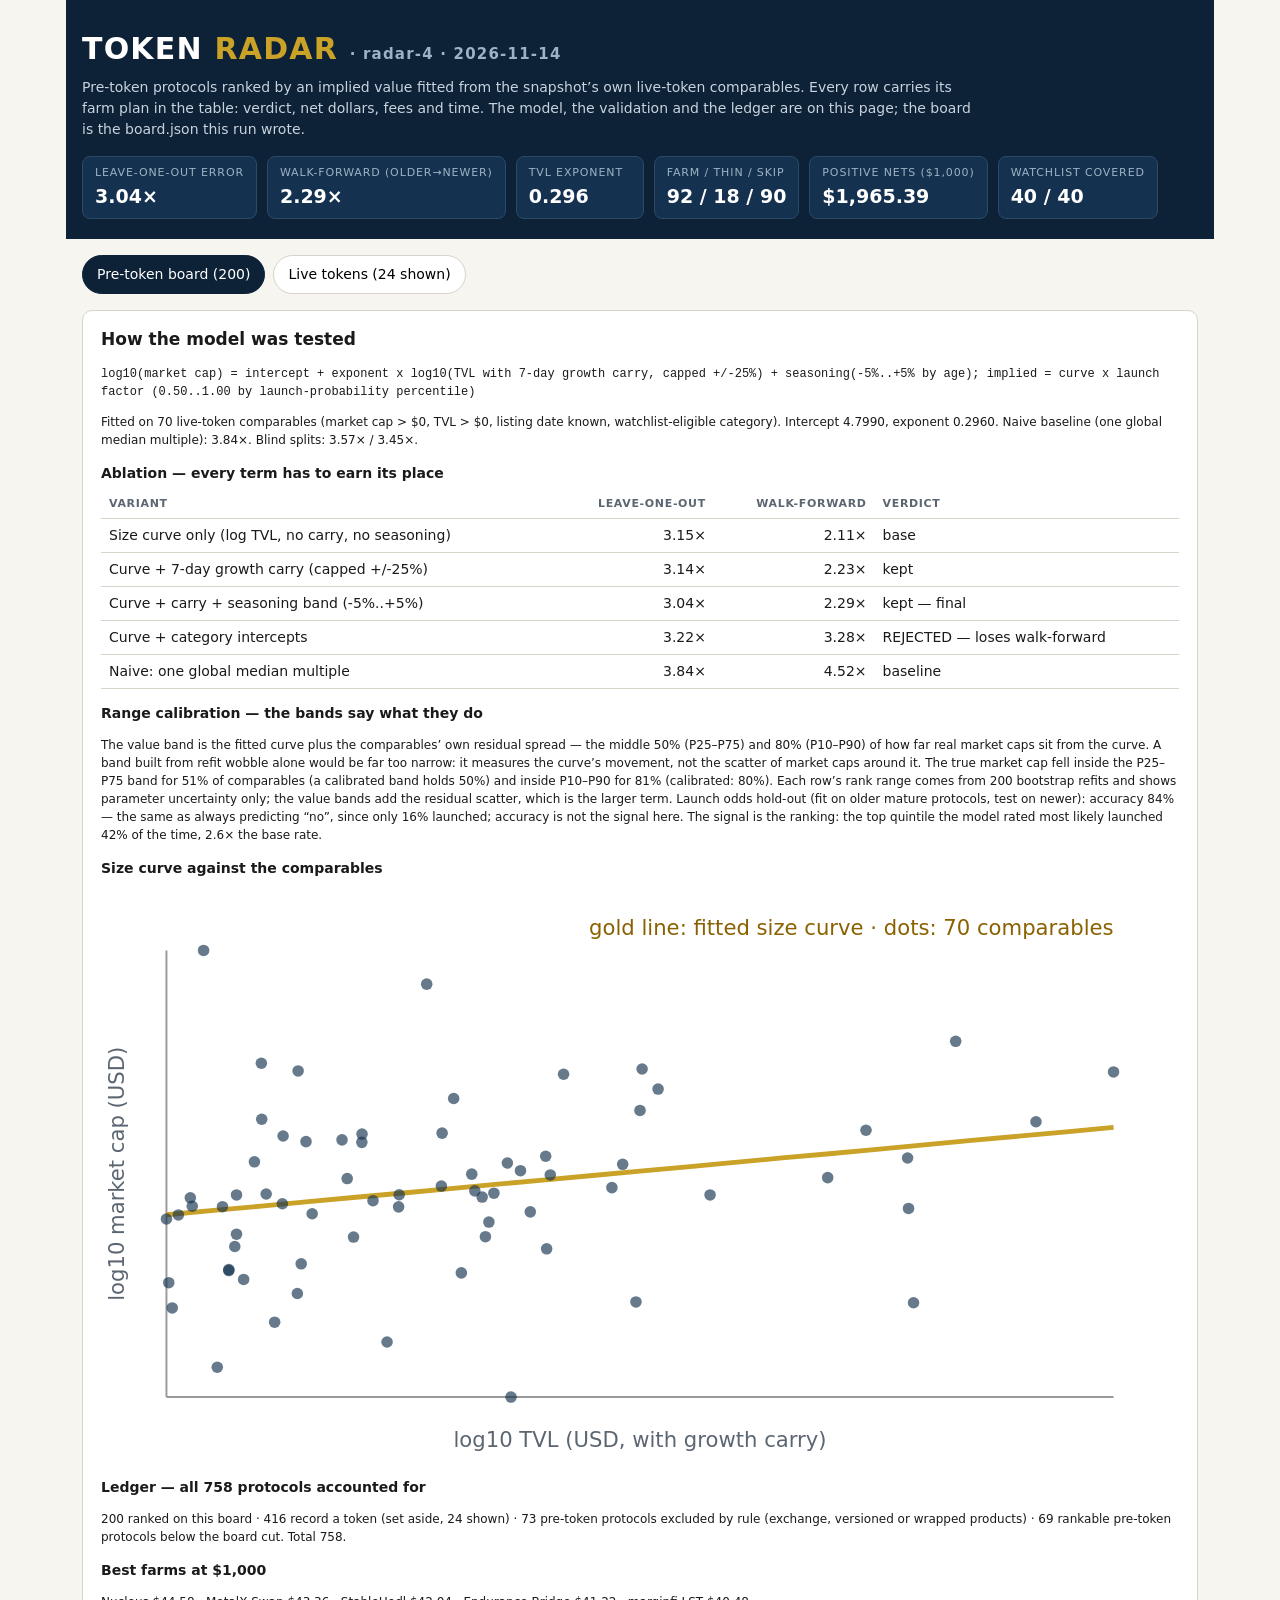
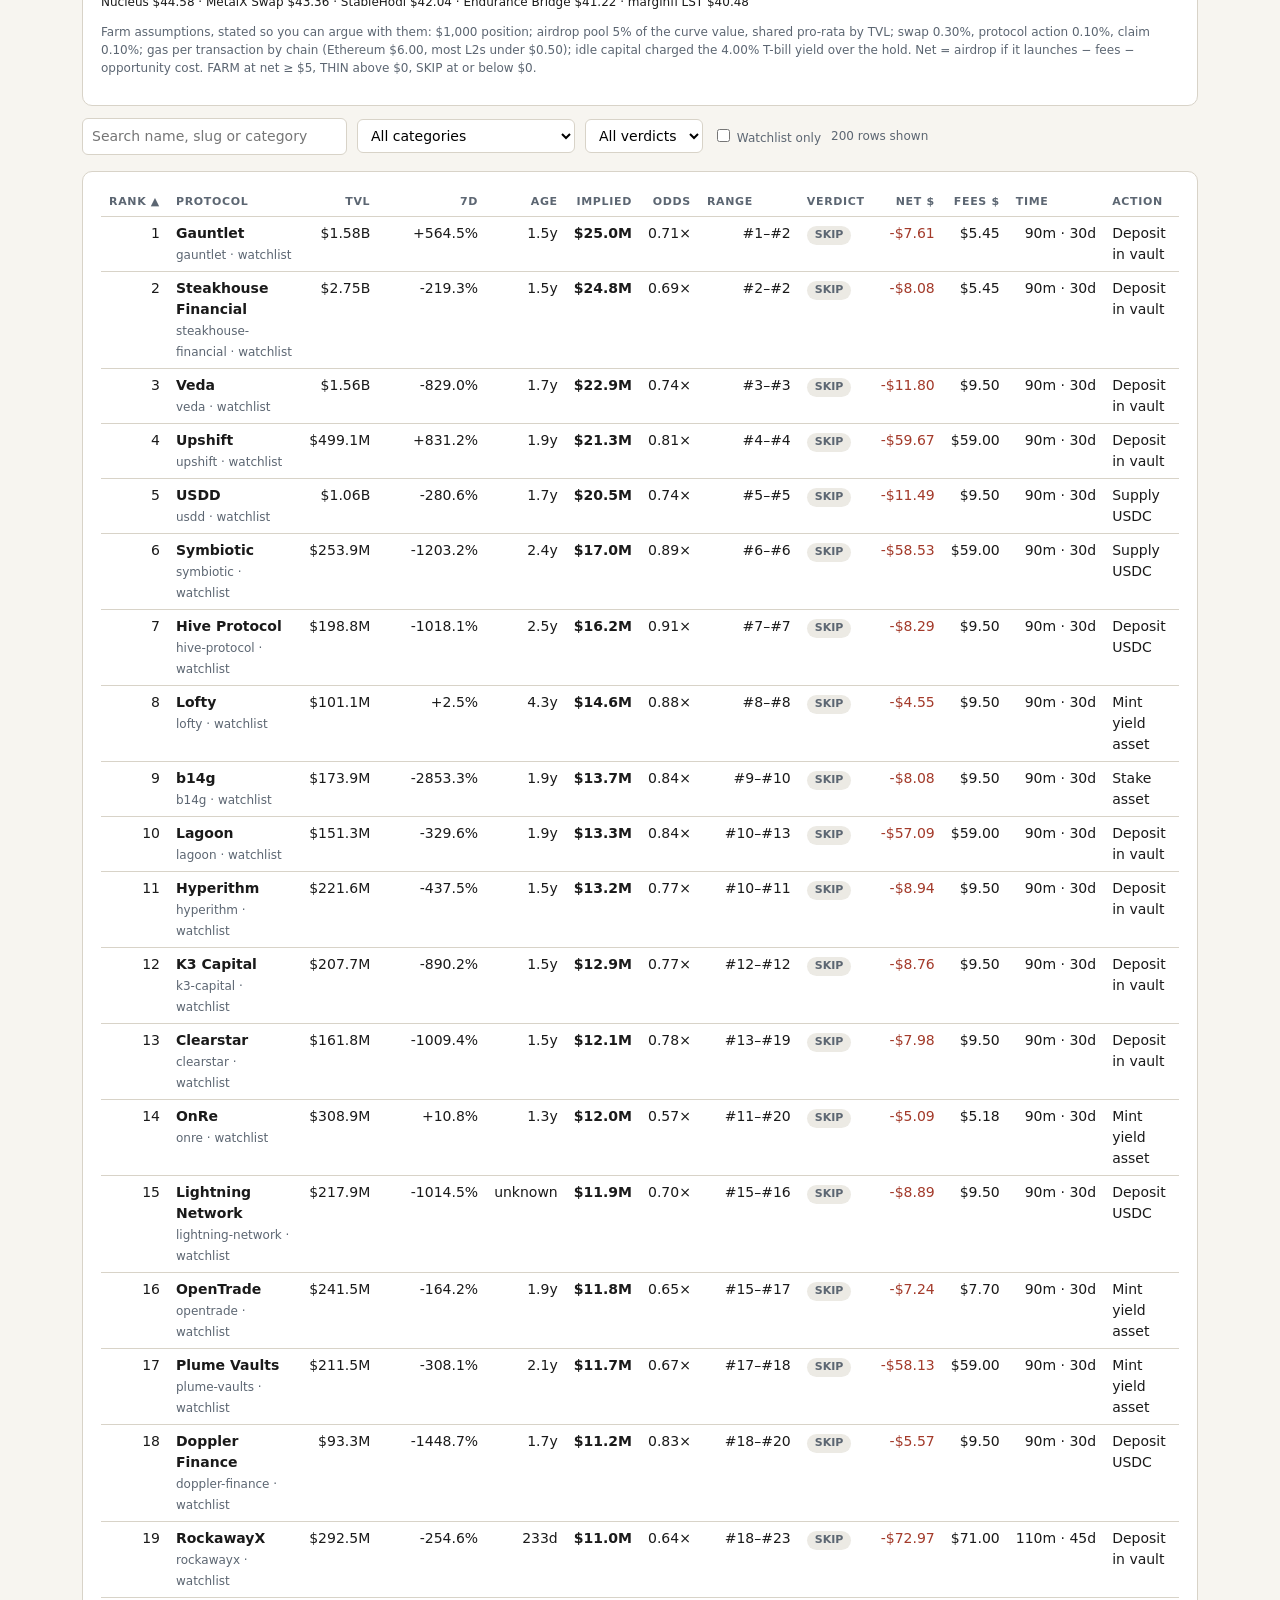
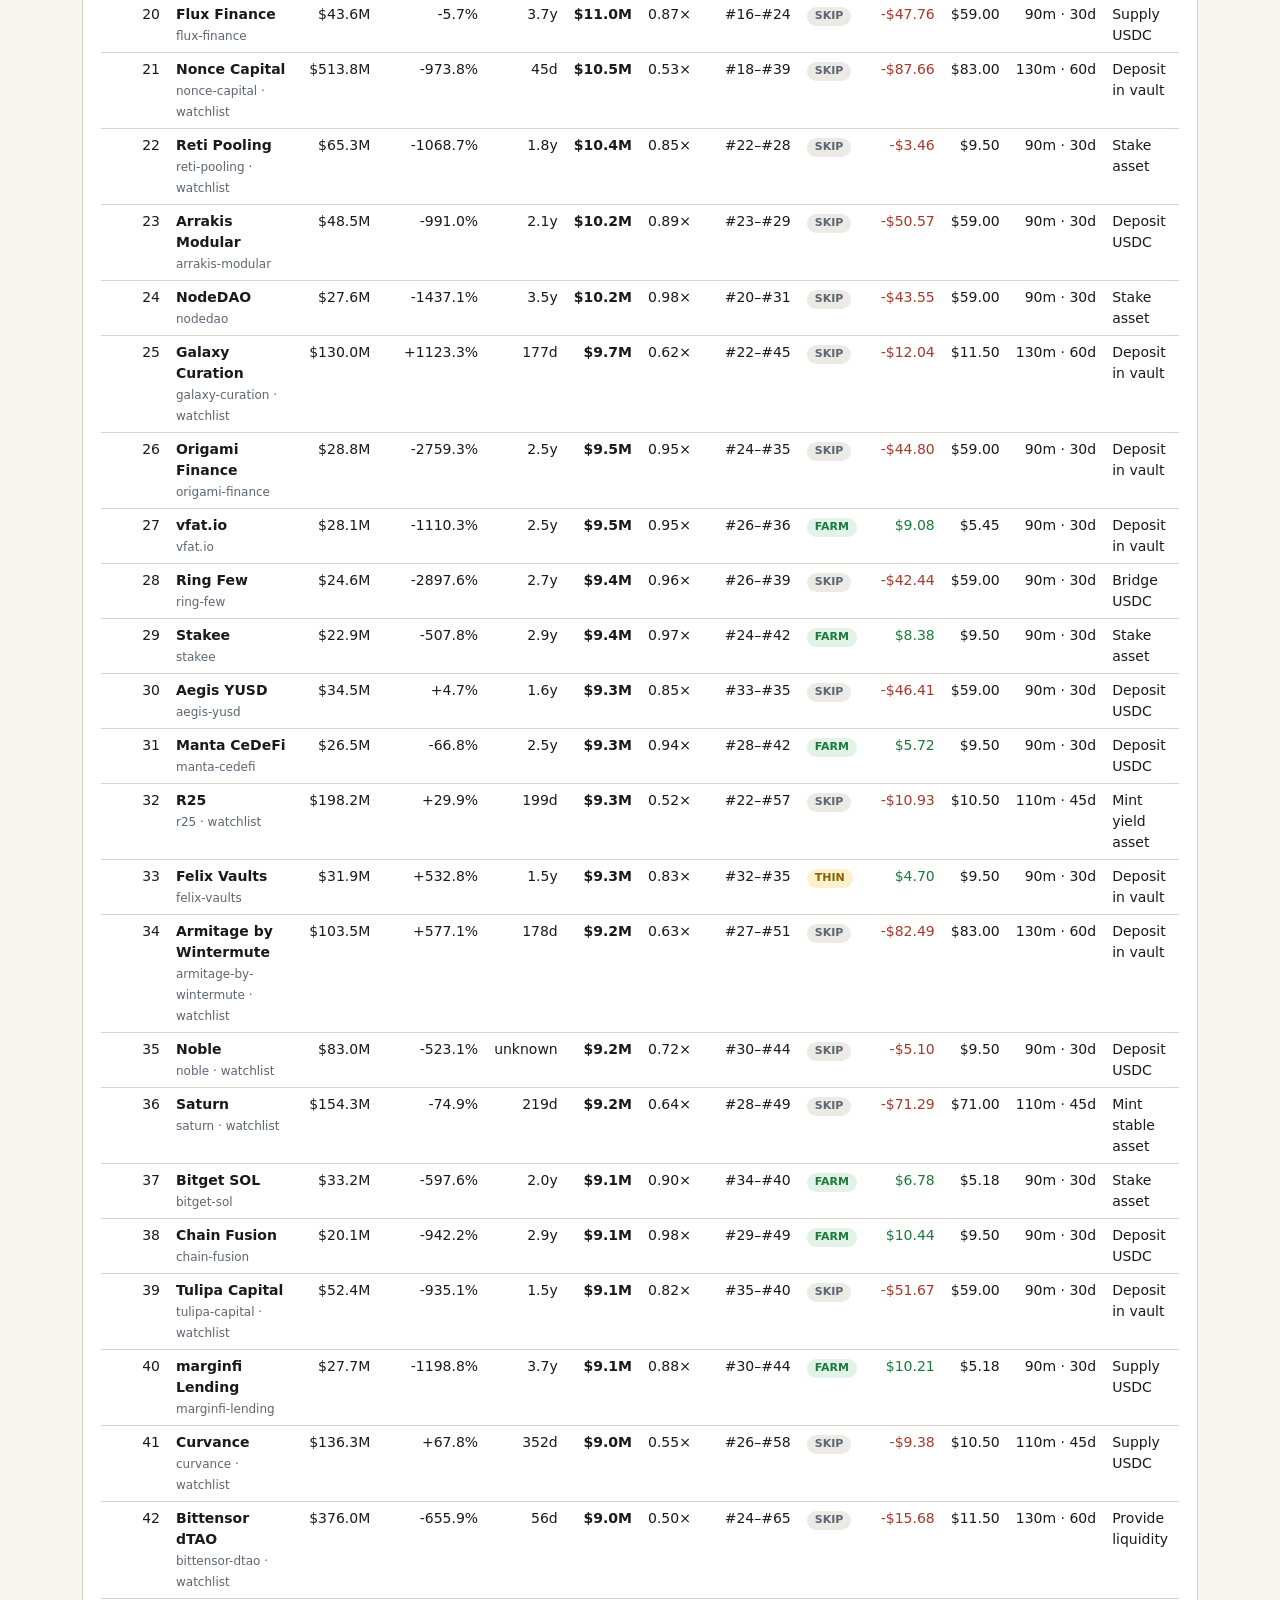
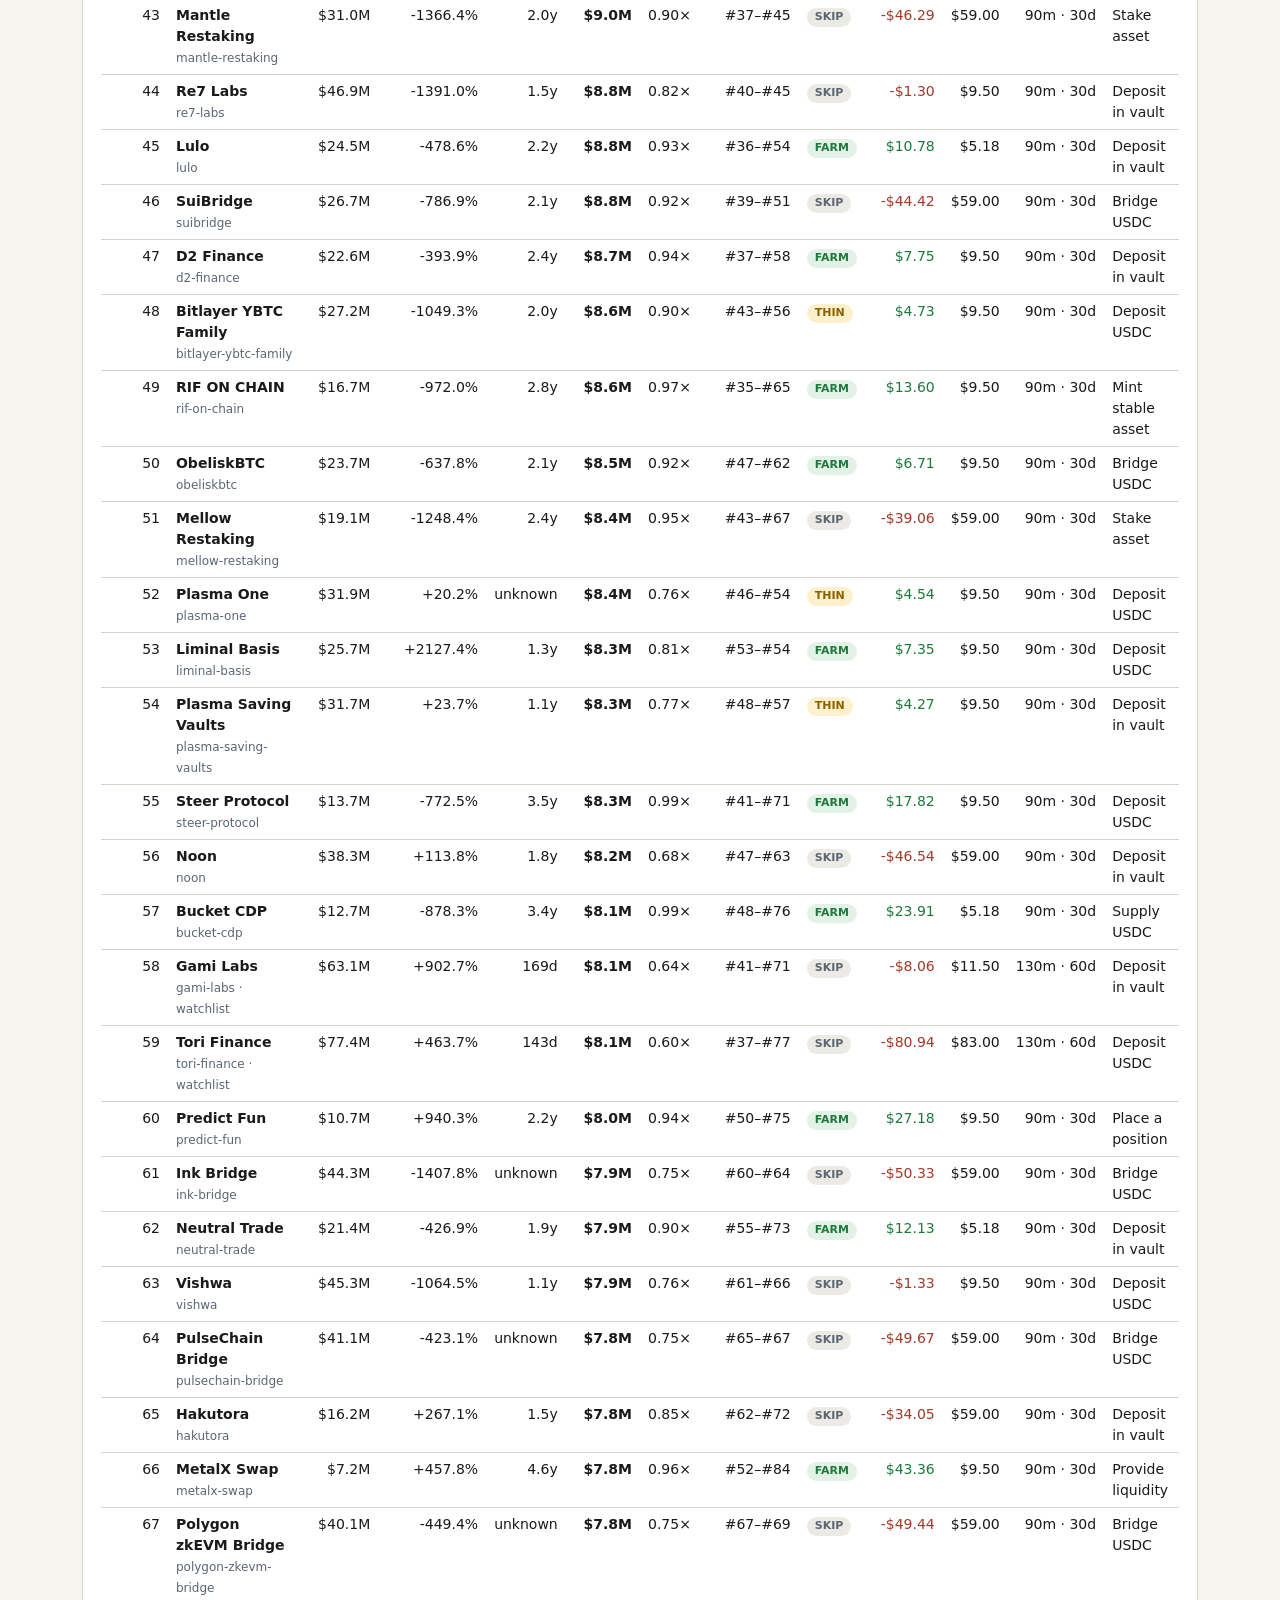
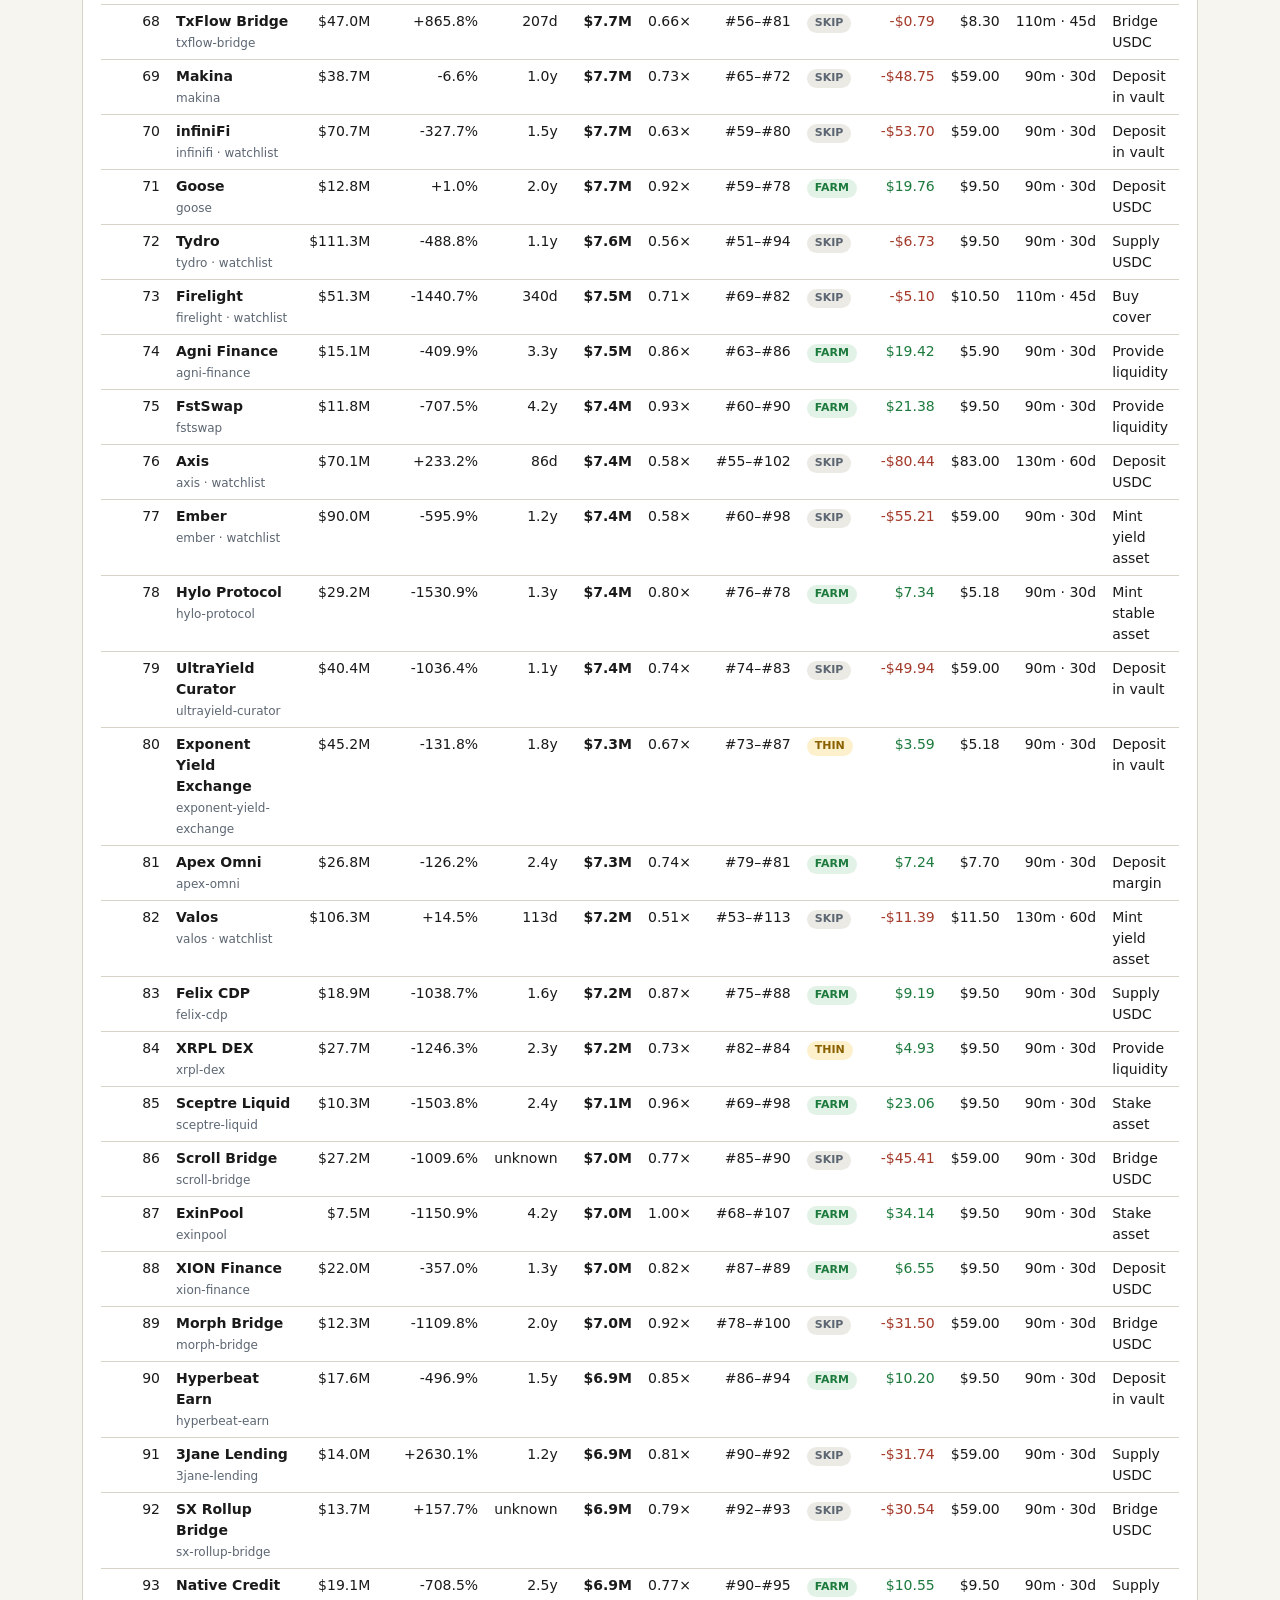
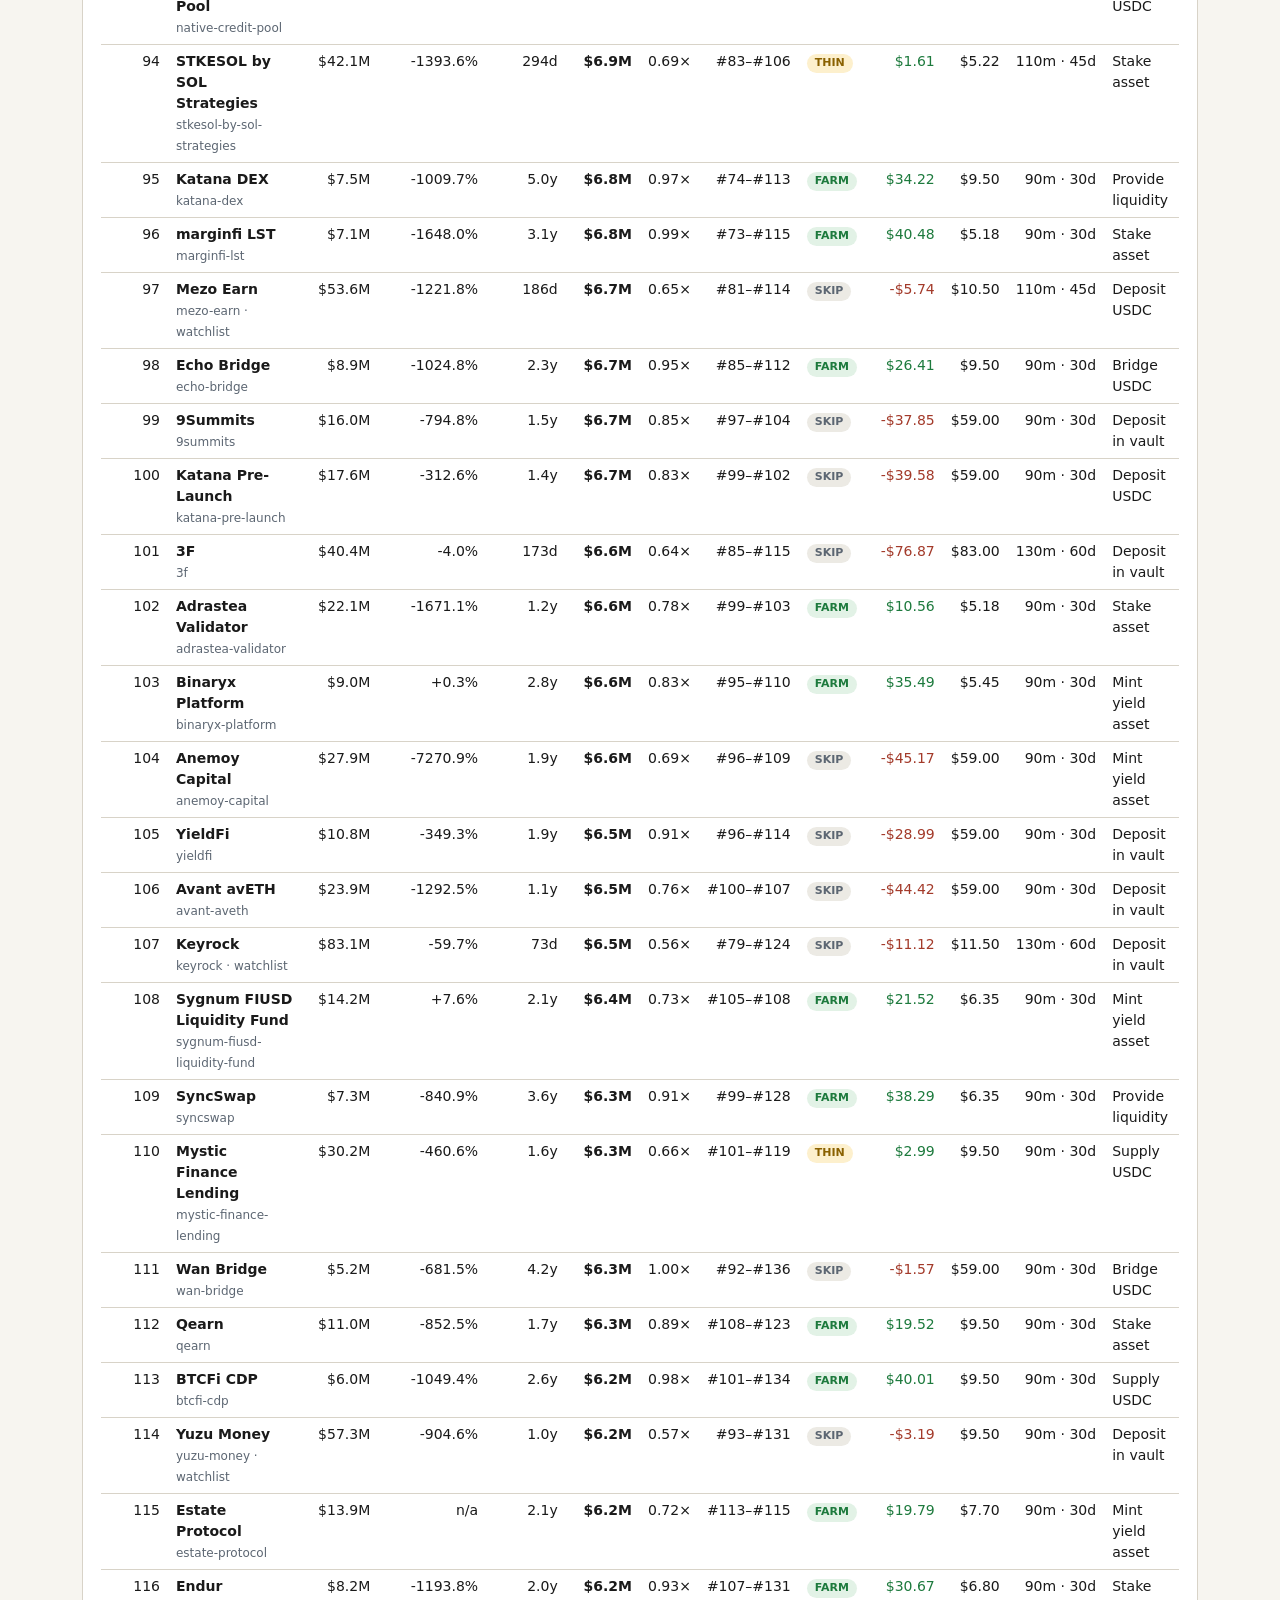
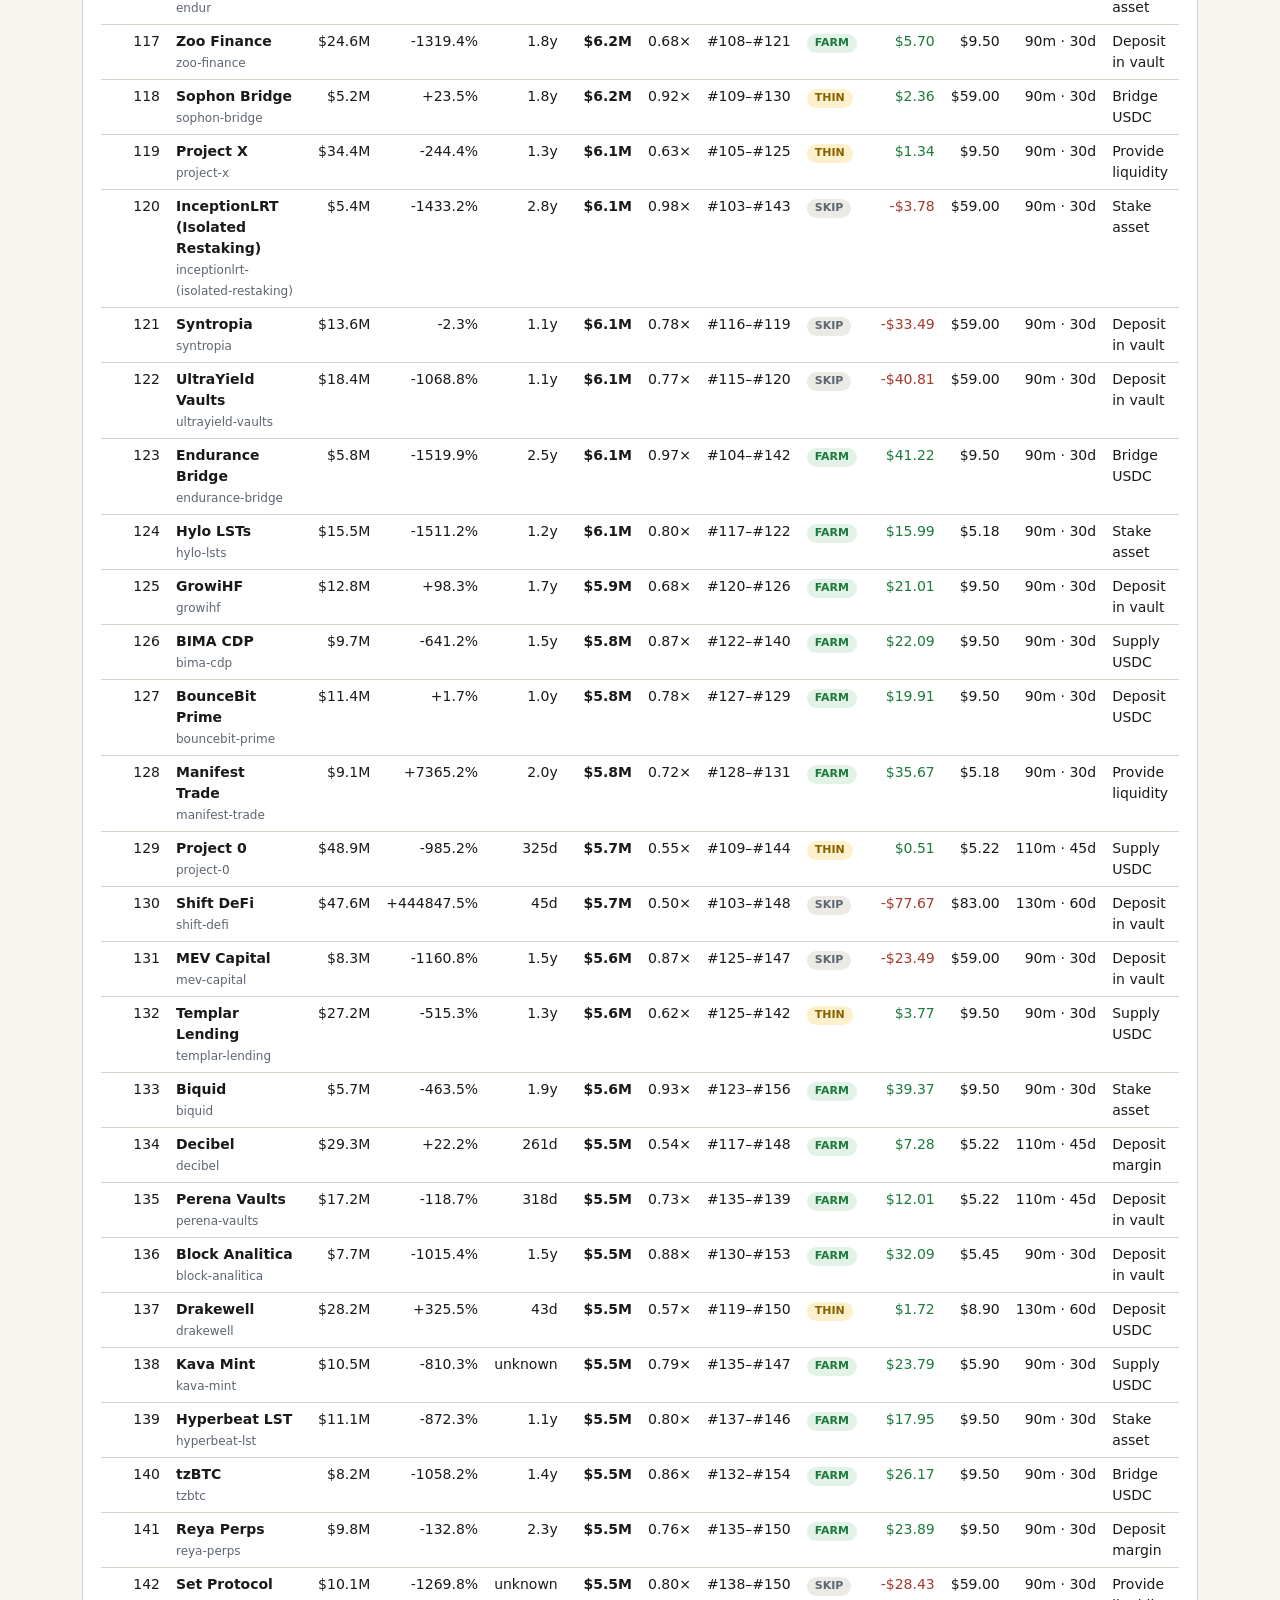
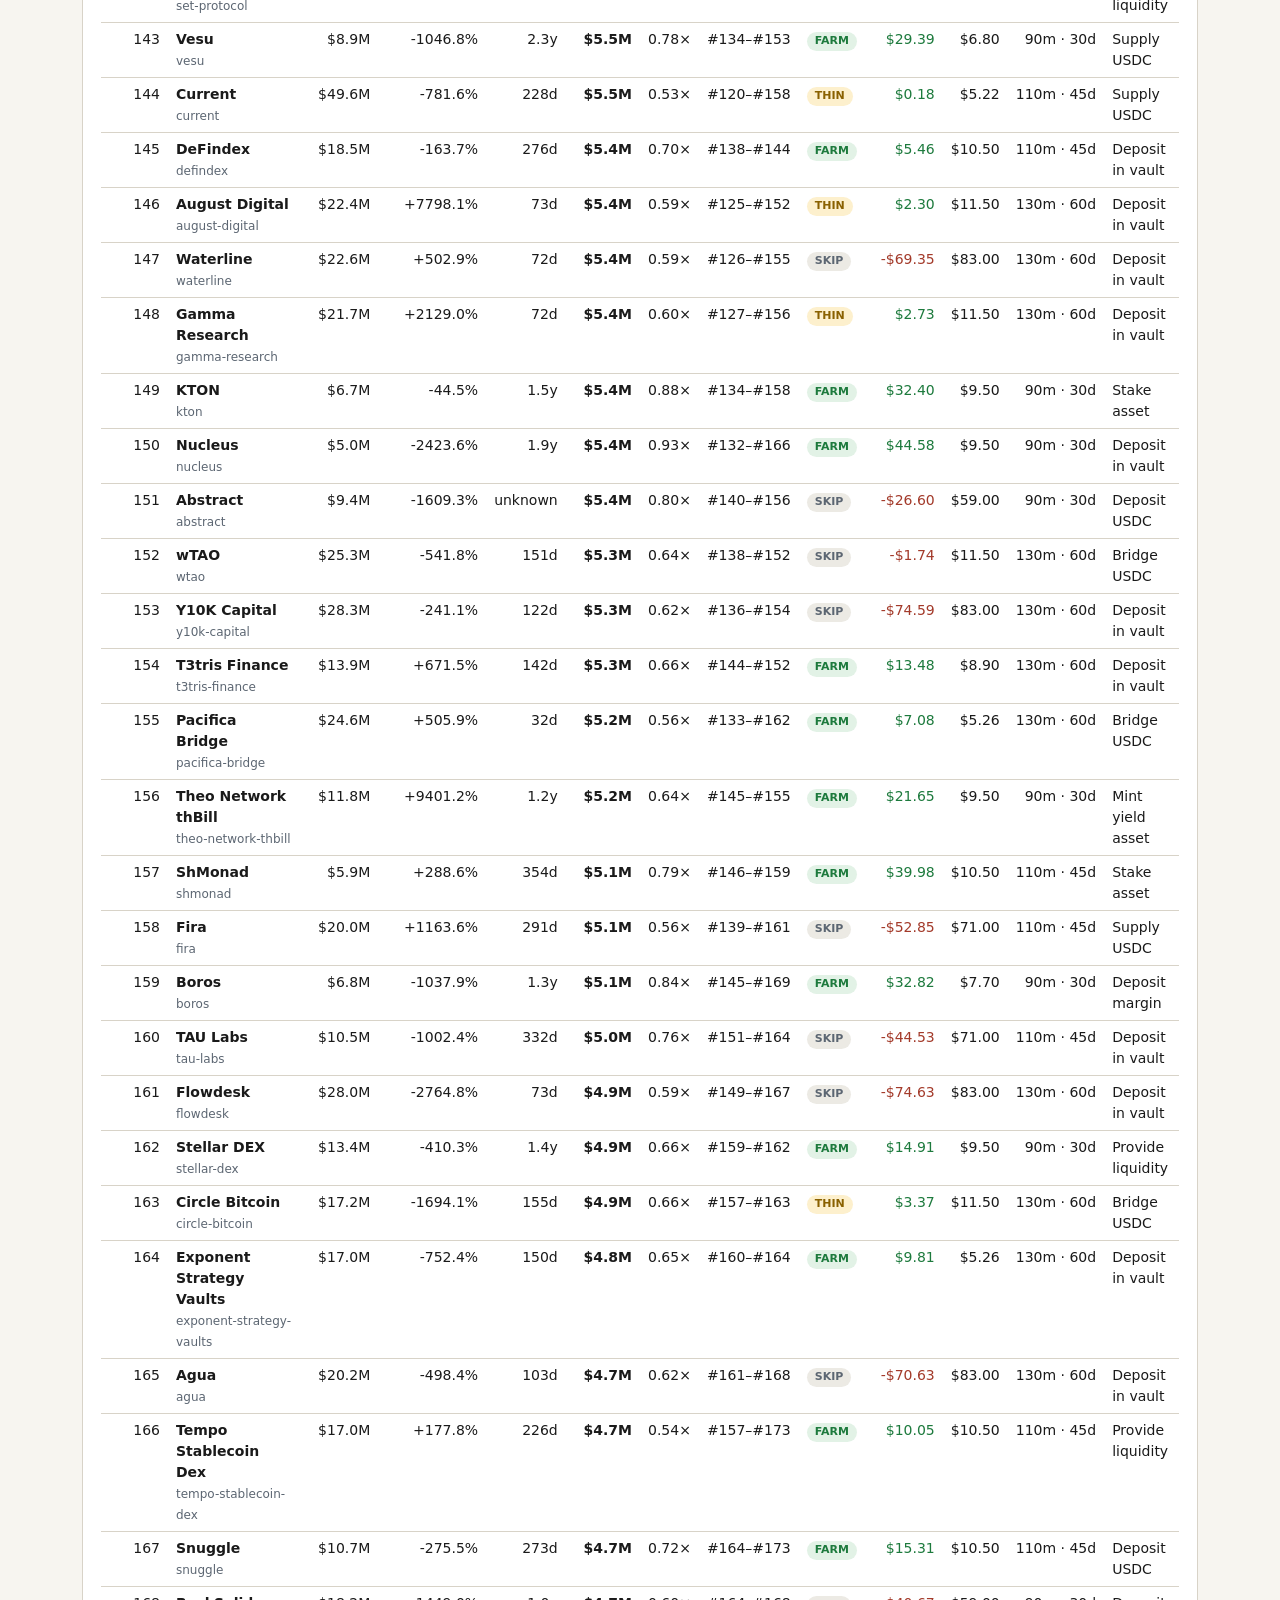
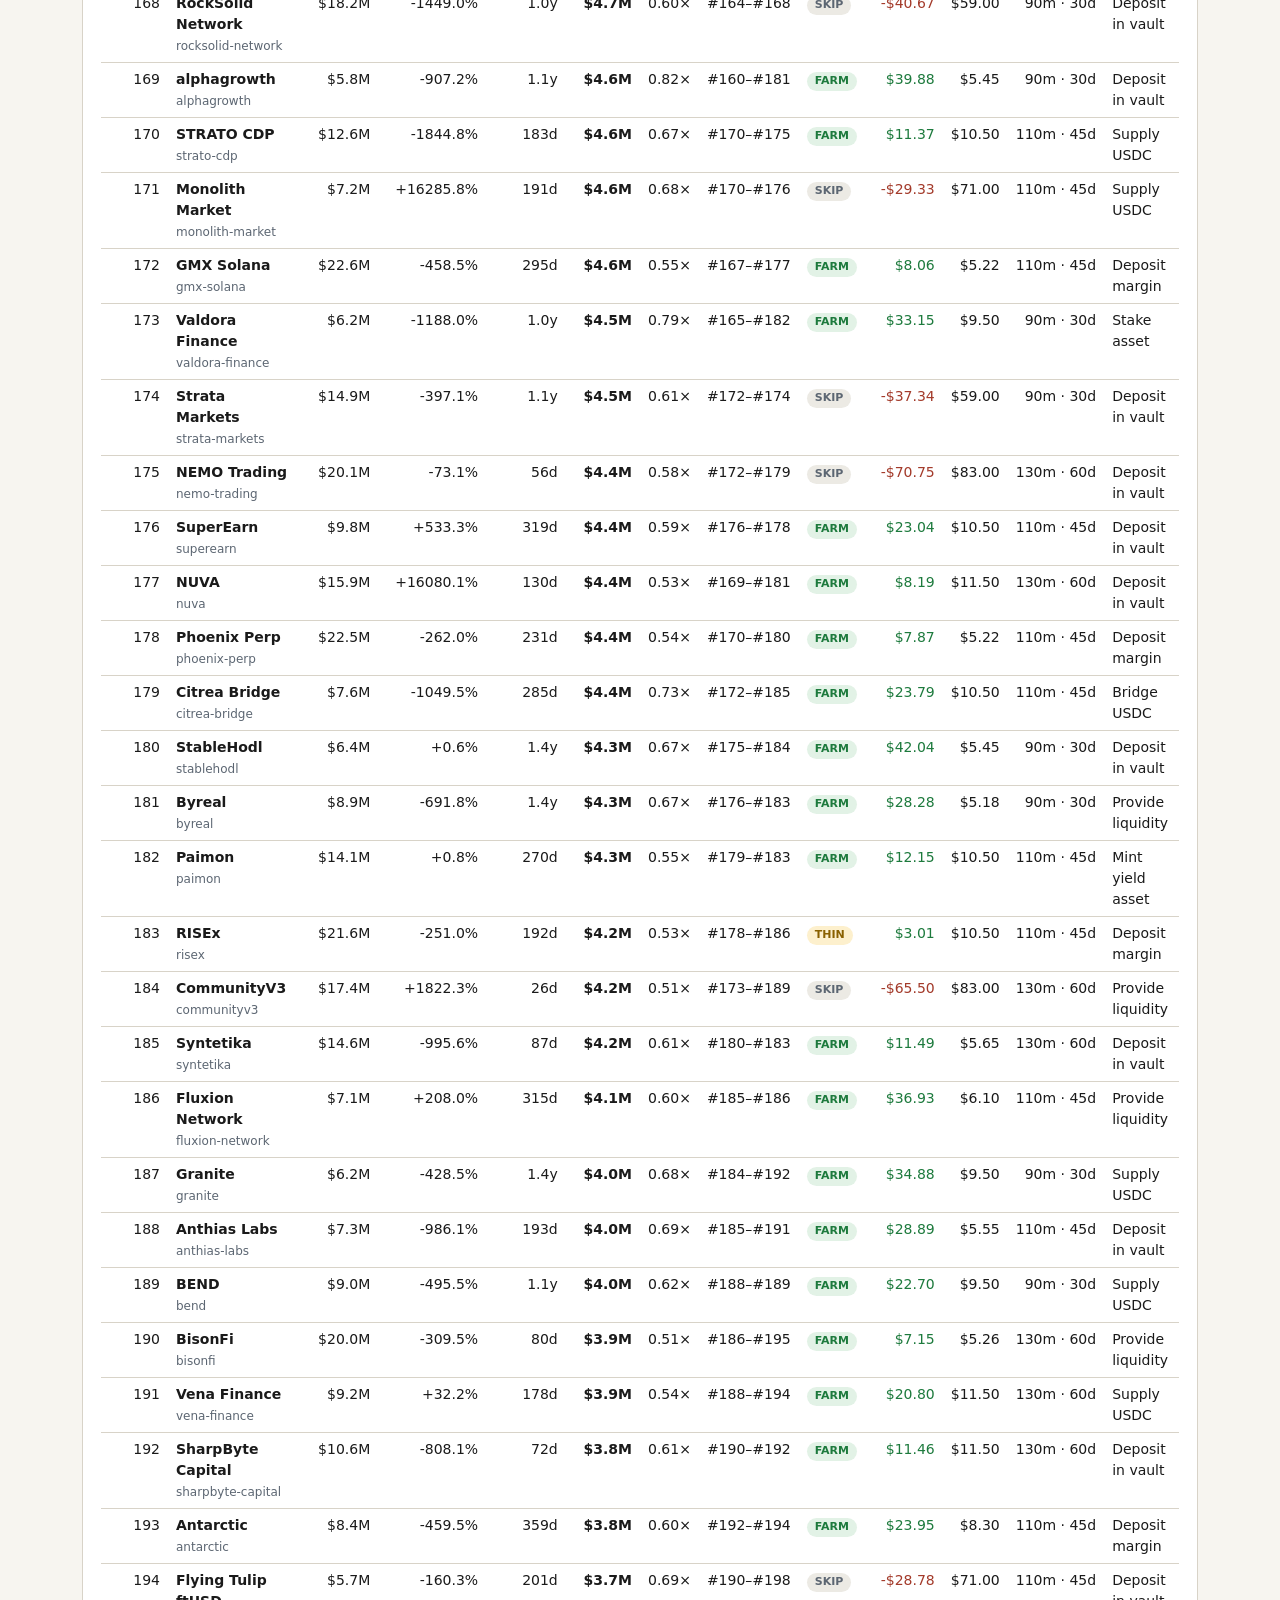
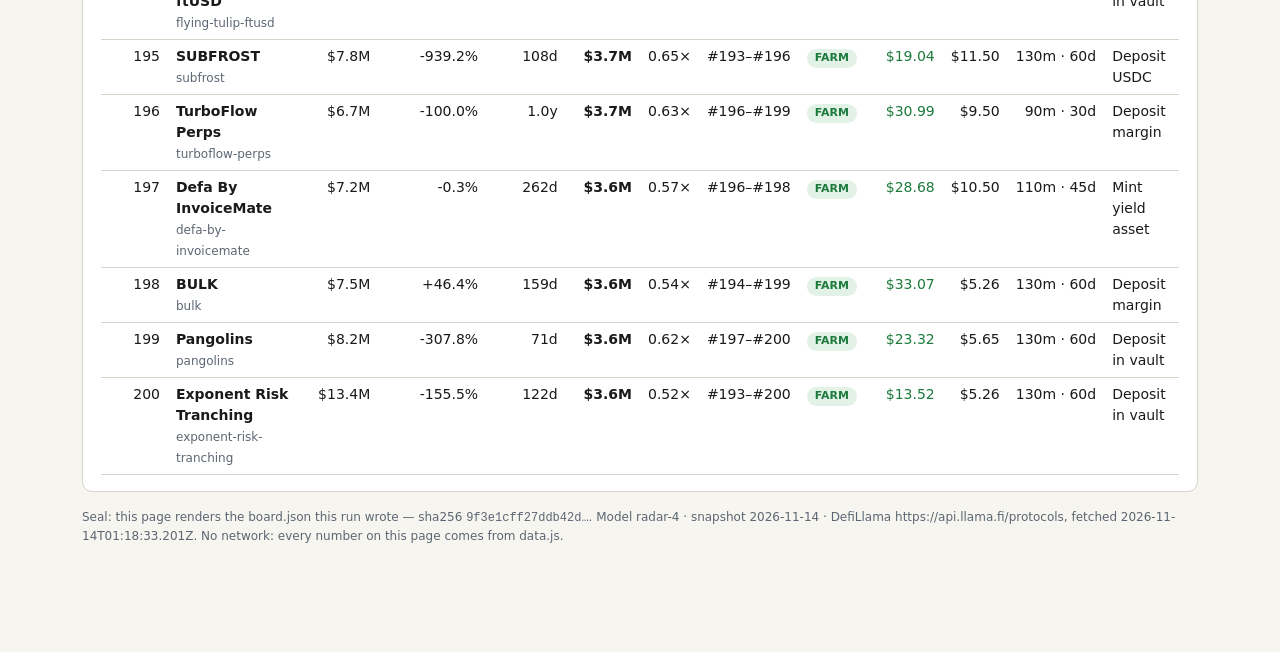
<file: board.html>
<!doctype html>
<html lang="en">
<head>
<meta charset="utf-8">
<meta name="viewport" content="width=device-width, initial-scale=1">
<title>Token Radar — pre-token protocols ranked by implied value</title>
<style>
:root {
  --navy: #0d2137;
  --navy2: #14324f;
  --gold: #c9a227;
  --paper: #f7f5f0;
  --card: #ffffff;
  --ink: #1a1a1a;
  --mut: #5c6672;
  --line: #d8d3c8;
  --green: #1d7a3d;
  --greenbg: #e2f2e6;
  --amber: #8a6100;
  --amberbg: #fdf0cd;
  --greybg: #eceae4;
  --red: #a33a2a;
}
* { box-sizing: border-box; }
body { margin: 0; background: var(--paper); color: var(--ink); font: 14px/1.5 system-ui, -apple-system, "Segoe UI", sans-serif; }
.skip { position: absolute; left: -999px; top: 0; background: var(--gold); color: #111; padding: 8px 12px; }
.skip:focus { left: 8px; top: 8px; z-index: 9; }
.wrap { max-width: 1180px; margin: 0 auto; padding: 0 16px 48px; }
header.mast { background: var(--navy); color: #fff; padding: 26px 0 20px; }
header.mast h1 { margin: 0; font-size: 30px; letter-spacing: .04em; }
header.mast h1 b { color: var(--gold); }
header.mast p { margin: 6px 0 0; color: #c8d3de; max-width: 900px; }
.stats { display: flex; flex-wrap: wrap; gap: 10px; margin: 16px 0 0; }
.stat { background: var(--navy2); border: 1px solid #2a4a68; border-radius: 8px; padding: 8px 12px; min-width: 128px; }
.stat .k { font-size: 11px; text-transform: uppercase; letter-spacing: .08em; color: #9db2c4; }
.stat .v { font-size: 19px; font-weight: 700; }
.card { background: var(--card); border: 1px solid var(--line); border-radius: 10px; padding: 16px 18px; margin-top: 16px; }
.card h2 { margin: 0 0 8px; font-size: 17px; }
.card h3 { margin: 14px 0 6px; font-size: 14px; }
.mut { color: var(--mut); }
.small { font-size: 12px; }
code, .mono { font-family: ui-monospace, "SF Mono", Menlo, monospace; }
table { border-collapse: collapse; width: 100%; }
th, td { text-align: left; padding: 6px 8px; border-bottom: 1px solid var(--line); vertical-align: top; }
th { font-size: 11px; text-transform: uppercase; letter-spacing: .06em; color: var(--mut); cursor: pointer; white-space: nowrap; }
th.num, td.num { text-align: right; font-variant-numeric: tabular-nums; white-space: nowrap; }
tbody tr { cursor: pointer; }
tbody tr:hover { background: #f2efe7; }
tbody tr.sel { background: #fdf6dd; }
.pill { display: inline-block; padding: 1px 8px; border-radius: 999px; font-size: 11px; font-weight: 700; }
.pill.FARM { background: var(--greenbg); color: var(--green); }
.pill.THIN { background: var(--amberbg); color: var(--amber); }
.pill.SKIP { background: var(--greybg); color: var(--mut); }
.controls { display: flex; flex-wrap: wrap; gap: 10px; align-items: center; margin-top: 12px; }
.controls input[type="search"], .controls select { padding: 7px 9px; border: 1px solid var(--line); border-radius: 6px; font: inherit; background: #fff; }
.controls label { font-size: 12px; color: var(--mut); }
.tabs { display: flex; gap: 8px; margin-top: 16px; }
.tabs button { padding: 8px 14px; border: 1px solid var(--line); background: #fff; border-radius: 999px; font: inherit; cursor: pointer; }
.tabs button.on { background: var(--navy); color: #fff; border-color: var(--navy); }
.detail { border-left: 4px solid var(--gold); }
.detail .grid { display: grid; grid-template-columns: repeat(auto-fit, minmax(180px, 1fr)); gap: 10px; margin: 10px 0; }
.detail .cell { background: var(--paper); border-radius: 8px; padding: 8px 10px; }
.detail .cell .k { font-size: 11px; text-transform: uppercase; letter-spacing: .06em; color: var(--mut); }
.detail .cell .v { font-size: 16px; font-weight: 700; }
ol.steps { margin: 6px 0 0; padding-left: 20px; }
ol.steps li { margin-bottom: 6px; }
.scatter { width: 100%; height: auto; display: block; }
.foot { margin-top: 16px; color: var(--mut); }
.neg { color: var(--red); }
.pos { color: var(--green); }

</style>
</head>
<body>
<a class="skip" href="#board">Skip to the board</a>
<main id="board" tabindex="-1" aria-busy="true"></main>
<script>
window.RADAR={"as_of":"2026-11-14","source":"DefiLlama https://api.llama.fi/protocols, fetched 2026-11-14T01:18:33.201Z","floor_usd":50000000,"model_version":"radar-4","model":{"formula":"log10(market cap) = intercept + exponent x log10(TVL with 7-day growth carry, capped +/-25%) + seasoning(-5%..+5% by age); implied = curve x launch factor (0.50..1.00 by launch-probability percentile)","exponent":0.296,"intercept":4.799,"comps":70},"validation":{"comps":70,"exponent":0.2960060017594209,"intercept":4.798983785614813,"loo":3.0432098707983903,"wfOlderNewer":2.2855420370547095,"wfNewerOlder":2.501843478420148,"blindA":3.5749706506342367,"blindB":3.4526001983267567,"naive":3.8413759788783883,"ablation":[{"variant":"Size curve only (log TVL, no carry, no seasoning)","loo":3.1489077878654497,"wf":2.105666251335187,"kept":"base"},{"variant":"Curve + 7-day growth carry (capped +/-25%)","loo":3.1378480948252414,"wf":2.2269510687599023,"kept":"kept"},{"variant":"Curve + carry + seasoning band (-5%..+5%)","loo":3.0432098707983903,"wf":2.2855420370547095,"kept":"kept — final"},{"variant":"Curve + category intercepts","loo":3.2158107125864293,"wf":3.2817016939955397,"kept":"REJECTED — loses walk-forward"},{"variant":"Naive: one global median multiple","loo":3.8413759788783883,"wf":4.519543071388528,"kept":"baseline"}],"cal2575":0.5142857142857142,"cal1090":0.8142857142857143,"launchHoldout":{"accuracy":0.8387096774193549,"base":0.16129032258064516,"topQuintile":0.4166666666666667}},"launch":{"mature":123,"beta":[-0.8127,-0.4513,5.7638,-1.3227]},"board_size":200,"watchlist_size":40,"early_size":160,"live_size":24,"ledger":{"ranked":200,"live_total":416,"live_shown":24,"excluded_by_rule":73,"below_cut":69,"total":758},"aggregate":{"farm":92,"thin":18,"skip":90,"sum_positive_net":1965.39,"sum_fees_farm":743.76,"total_minutes_farm":9080,"best_farms":[{"slug":"nucleus","name":"Nucleus","net":44.58},{"slug":"metalx-swap","name":"MetalX Swap","net":43.36},{"slug":"stablehodl","name":"StableHodl","net":42.04},{"slug":"endurance-bridge","name":"Endurance Bridge","net":41.22},{"slug":"marginfi-lst","name":"marginfi LST","net":40.48}]},"scatter":{"points":[{"x":7.018,"y":7.4863},{"x":6.9932,"y":8.203},{"x":6.9461,"y":7.5445},{"x":7.4453,"y":7.0373},{"x":6.7745,"y":6.1814},{"x":9.3207,"y":7.6879},{"x":7.3991,"y":9.0824},{"x":6.8554,"y":7.2817},{"x":7.7258,"y":6.7747},{"x":8.0786,"y":8.222},{"x":7.4842,"y":7.9231},{"x":7.665,"y":4.9004},{"x":8.9157,"y":7.3221},{"x":7.9831,"y":7.0219},{"x":9.5656,"y":8.193},{"x":7.2297,"y":6.8892},{"x":6.7992,"y":6.948},{"x":6.9434,"y":6.858},{"x":6.9194,"y":5.6592},{"x":6.9907,"y":5.9491},{"x":9.0675,"y":8.5026},{"x":6.877,"y":8.2802},{"x":6.8784,"y":7.7135},{"x":7.5738,"y":6.9259},{"x":7.7772,"y":6.402},{"x":6.6532,"y":6.9169},{"x":7.1683,"y":6.5202},{"x":8.9186,"y":6.8114},{"x":6.5959,"y":5.8022},{"x":8.6641,"y":7.1225},{"x":7.1946,"y":7.5634},{"x":7.6945,"y":7.1923},{"x":7.3105,"y":6.8264},{"x":7.5409,"y":7.1573},{"x":7.274,"y":5.4578},{"x":6.7989,"y":6.55},{"x":6.5779,"y":6.7026},{"x":6.6157,"y":6.7434},{"x":6.7382,"y":5.2024},{"x":7.3119,"y":6.9483},{"x":6.7546,"y":6.828},{"x":8.9344,"y":5.8558},{"x":8.0168,"y":7.2576},{"x":8.1291,"y":8.0186},{"x":6.6954,"y":9.4226},{"x":8.7849,"y":7.6017},{"x":8.0592,"y":5.8627},{"x":6.6593,"y":6.8316},{"x":7.5083,"y":6.1568},{"x":7.4474,"y":7.5728},{"x":7.0378,"y":6.7568},{"x":8.2925,"y":6.9479},{"x":7.1943,"y":7.4786},{"x":6.8216,"y":6.0923},{"x":7.5506,"y":6.9871},{"x":6.5853,"y":6.058},{"x":6.7744,"y":6.1902},{"x":7.5842,"y":6.5234},{"x":7.0028,"y":6.2497},{"x":7.595,"y":6.673},{"x":6.8924,"y":6.9567},{"x":8.0717,"y":7.8021},{"x":7.7744,"y":7.3383},{"x":7.1319,"y":7.5044},{"x":7.611,"y":6.9641},{"x":7.1481,"y":7.1131},{"x":7.7886,"y":7.1502},{"x":7.8307,"y":8.169},{"x":7.6534,"y":7.2698},{"x":6.7932,"y":6.425}],"line":[{"x":6.5779,"y":6.7461},{"x":6.7273,"y":6.7903},{"x":6.8767,"y":6.8345},{"x":7.0261,"y":6.8787},{"x":7.1754,"y":6.923},{"x":7.3248,"y":6.9672},{"x":7.4742,"y":7.0114},{"x":7.6236,"y":7.0556},{"x":7.773,"y":7.0998},{"x":7.9224,"y":7.1441},{"x":8.0718,"y":7.1883},{"x":8.2211,"y":7.2325},{"x":8.3705,"y":7.2767},{"x":8.5199,"y":7.3209},{"x":8.6693,"y":7.3651},{"x":8.8187,"y":7.4094},{"x":8.9681,"y":7.4536},{"x":9.1174,"y":7.4978},{"x":9.2668,"y":7.542},{"x":9.4162,"y":7.5862},{"x":9.5656,"y":7.6305}]},"seal":"9f3e1cff27ddb42d3c476cadfcd7ed3a87d544dc3b500630b04e15290b09e0d8","rows":[{"rank":1,"slug":"gauntlet","name":"Gauntlet","category":"Risk Curators","chains":["Base","Binance","Ethereum","Arbitrum","Stable","Morph","Solana","Hyperliquid L1","Polygon","Optimism","Unichain","Katana","Arc","Tempo"],"tvl_usd":1577685462,"change_7d":5.645,"age_days":543,"watch":true,"implied_value_usd":25020082,"curve_value_usd":35475459,"launch_p":0.064,"launch_factor":0.7053,"rank_low":1,"rank_high":2,"verdict":"SKIP","net_usd":-7.61,"fees_usd":5.45,"hold_days":30,"minutes":90,"action":"Deposit in vault","farm_steps":["Use a fresh wallet that holds only the funds you plan to farm, and keep its seed phrase offline Cost: $0.00. Time: 5 minutes.","Swap $1,000 of USDC onto Base for gas and the deposit Cost: $3.05 (0.30% swap fee plus one gas transaction). Time: 10 minutes.","Deposit $1,000 into a Gauntlet vault and keep the shares. Cost: $1.10 ($1.00 protocol fee plus two gas transactions). Time: 15 minutes.","Make one qualifying action each week for 5 weeks, such as a deposit, a borrow, a swap or a vote Cost: $0.25 (5 gas transactions). Time: 10 minutes a week.","Hold the position for 30 days so the activity is counted in more than one snapshot Cost: $3.29 of yield given up at the 4.00% T-bill rate. Time: 30 days.","Claim only from the protocol's own rewards page, never from a link in a chat, and exit the position Cost: $1.05 ($1.00 plus one gas transaction). Time: 10 minutes."]},{"rank":2,"slug":"steakhouse-financial","name":"Steakhouse Financial","category":"Risk Curators","chains":["Base","Ethereum","Robinhood Chain","Arbitrum","Solana","Monad","Arc","Katana","Polygon","Unichain","Corn"],"tvl_usd":2753981495,"change_7d":-2.1935,"age_days":543,"watch":true,"implied_value_usd":24837728,"curve_value_usd":35964608,"launch_p":0.0578,"launch_factor":0.6906,"rank_low":2,"rank_high":2,"verdict":"SKIP","net_usd":-8.08,"fees_usd":5.45,"hold_days":30,"minutes":90,"action":"Deposit in vault","farm_steps":["Use a fresh wallet that holds only the funds you plan to farm, and keep its seed phrase offline Cost: $0.00. Time: 5 minutes.","Swap $1,000 of USDC onto Base for gas and the deposit Cost: $3.05 (0.30% swap fee plus one gas transaction). Time: 10 minutes.","Deposit $1,000 into a Steakhouse Financial vault and keep the shares. Cost: $1.10 ($1.00 protocol fee plus two gas transactions). Time: 15 minutes.","Make one qualifying action each week for 5 weeks, such as a deposit, a borrow, a swap or a vote Cost: $0.25 (5 gas transactions). Time: 10 minutes a week.","Hold the position for 30 days so the activity is counted in more than one snapshot Cost: $3.29 of yield given up at the 4.00% T-bill rate. Time: 30 days.","Claim only from the protocol's own rewards page, never from a link in a chat, and exit the position Cost: $1.05 ($1.00 plus one gas transaction). Time: 10 minutes."]},{"rank":3,"slug":"veda","name":"Veda","category":"Onchain Capital Allocator","chains":["Ink","Ethereum","Optimism","Monad","Plasma","Hyperliquid L1","Arbitrum","Base","Berachain","Sonic","Binance","BOB","Scroll"],"tvl_usd":1563415482,"change_7d":-8.2898,"age_days":632,"watch":true,"implied_value_usd":22856139,"curve_value_usd":30989835,"launch_p":0.0797,"launch_factor":0.7375,"rank_low":3,"rank_high":3,"verdict":"SKIP","net_usd":-11.8,"fees_usd":9.5,"hold_days":30,"minutes":90,"action":"Deposit in vault","farm_steps":["Use a fresh wallet that holds only the funds you plan to farm, and keep its seed phrase offline Cost: $0.00. Time: 5 minutes.","Swap $1,000 of USDC onto Ink for gas and the deposit Cost: $3.50 (0.30% swap fee plus one gas transaction). Time: 10 minutes.","Deposit $1,000 into a Veda vault and keep the shares. Cost: $2.00 ($1.00 protocol fee plus two gas transactions). Time: 15 minutes.","Make one qualifying action each week for 5 weeks, such as a deposit, a borrow, a swap or a vote Cost: $2.50 (5 gas transactions). Time: 10 minutes a week.","Hold the position for 30 days so the activity is counted in more than one snapshot Cost: $3.29 of yield given up at the 4.00% T-bill rate. Time: 30 days.","Claim only from the protocol's own rewards page, never from a link in a chat, and exit the position Cost: $1.50 ($1.00 plus one gas transaction). Time: 10 minutes."]},{"rank":4,"slug":"upshift","name":"Upshift","category":"Onchain Capital Allocator","chains":["Ethereum","Stellar","Flare","Monad","Hyperliquid L1","Avalanche","Solana","Fluent","Base","Citrea","Sui","Plasma","Binance","Mezo","Ink"],"tvl_usd":499083733,"change_7d":8.3117,"age_days":710,"watch":true,"implied_value_usd":21268166,"curve_value_usd":26134936,"launch_p":0.1157,"launch_factor":0.8138,"rank_low":4,"rank_high":4,"verdict":"SKIP","net_usd":-59.67,"fees_usd":59,"hold_days":30,"minutes":90,"action":"Deposit in vault","farm_steps":["Use a fresh wallet that holds only the funds you plan to farm, and keep its seed phrase offline Cost: $0.00. Time: 5 minutes.","Swap $1,000 of USDC onto Ethereum for gas and the deposit Cost: $9.00 (0.30% swap fee plus one gas transaction). Time: 10 minutes.","Deposit $1,000 into a Upshift vault and keep the shares. Cost: $13.00 ($1.00 protocol fee plus two gas transactions). Time: 15 minutes.","Make one qualifying action each week for 5 weeks, such as a deposit, a borrow, a swap or a vote Cost: $30.00 (5 gas transactions). Time: 10 minutes a week.","Hold the position for 30 days so the activity is counted in more than one snapshot Cost: $3.29 of yield given up at the 4.00% T-bill rate. Time: 30 days.","Claim only from the protocol's own rewards page, never from a link in a chat, and exit the position Cost: $7.00 ($1.00 plus one gas transaction). Time: 10 minutes."]},{"rank":5,"slug":"usdd","name":"USDD","category":"CDP","chains":["Tron","Ethereum","Binance"],"tvl_usd":1055793606,"change_7d":-2.8062,"age_days":611,"watch":true,"implied_value_usd":20460354,"curve_value_usd":27468428,"launch_p":0.0815,"launch_factor":0.7449,"rank_low":5,"rank_high":5,"verdict":"SKIP","net_usd":-11.49,"fees_usd":9.5,"hold_days":30,"minutes":90,"action":"Supply USDC","farm_steps":["Use a fresh wallet that holds only the funds you plan to farm, and keep its seed phrase offline Cost: $0.00. Time: 5 minutes.","Swap $1,000 of USDC onto Tron for gas and the deposit Cost: $3.50 (0.30% swap fee plus one gas transaction). Time: 10 minutes.","Supply $1,000 of USDC to USDD and keep the loan open. Cost: $2.00 ($1.00 protocol fee plus two gas transactions). Time: 15 minutes.","Make one qualifying action each week for 5 weeks, such as a deposit, a borrow, a swap or a vote Cost: $2.50 (5 gas transactions). Time: 10 minutes a week.","Hold the position for 30 days so the activity is counted in more than one snapshot Cost: $3.29 of yield given up at the 4.00% T-bill rate. Time: 30 days.","Claim only from the protocol's own rewards page, never from a link in a chat, and exit the position Cost: $1.50 ($1.00 plus one gas transaction). Time: 10 minutes."]},{"rank":6,"slug":"symbiotic","name":"Symbiotic","category":"Collateral Markets","chains":["Ethereum"],"tvl_usd":253923299,"change_7d":-12.0318,"age_days":886,"watch":true,"implied_value_usd":16988738,"curve_value_usd":19087841,"launch_p":0.1792,"launch_factor":0.89,"rank_low":6,"rank_high":6,"verdict":"SKIP","net_usd":-58.53,"fees_usd":59,"hold_days":30,"minutes":90,"action":"Supply USDC","farm_steps":["Use a fresh wallet that holds only the funds you plan to farm, and keep its seed phrase offline Cost: $0.00. Time: 5 minutes.","Swap $1,000 of USDC onto Ethereum for gas and the deposit Cost: $9.00 (0.30% swap fee plus one gas transaction). Time: 10 minutes.","Supply $1,000 of USDC to Symbiotic and keep the loan open. Cost: $13.00 ($1.00 protocol fee plus two gas transactions). Time: 15 minutes.","Make one qualifying action each week for 5 weeks, such as a deposit, a borrow, a swap or a vote Cost: $30.00 (5 gas transactions). Time: 10 minutes a week.","Hold the position for 30 days so the activity is counted in more than one snapshot Cost: $3.29 of yield given up at the 4.00% T-bill rate. Time: 30 days.","Claim only from the protocol's own rewards page, never from a link in a chat, and exit the position Cost: $7.00 ($1.00 plus one gas transaction). Time: 10 minutes."]},{"rank":7,"slug":"hive-protocol","name":"Hive Protocol","category":"Chain","chains":["BSquared"],"tvl_usd":198776765,"change_7d":-10.181,"age_days":925,"watch":true,"implied_value_usd":16246072,"curve_value_usd":17899549,"launch_p":0.1983,"launch_factor":0.9076,"rank_low":7,"rank_high":7,"verdict":"SKIP","net_usd":-8.29,"fees_usd":9.5,"hold_days":30,"minutes":90,"action":"Deposit USDC","farm_steps":["Use a fresh wallet that holds only the funds you plan to farm, and keep its seed phrase offline Cost: $0.00. Time: 5 minutes.","Swap $1,000 of USDC onto BSquared for gas and the deposit Cost: $3.50 (0.30% swap fee plus one gas transaction). Time: 10 minutes.","Deposit $1,000 of USDC into Hive Protocol and keep the position open. Cost: $2.00 ($1.00 protocol fee plus two gas transactions). Time: 15 minutes.","Make one qualifying action each week for 5 weeks, such as a deposit, a borrow, a swap or a vote Cost: $2.50 (5 gas transactions). Time: 10 minutes a week.","Hold the position for 30 days so the activity is counted in more than one snapshot Cost: $3.29 of yield given up at the 4.00% T-bill rate. Time: 30 days.","Claim only from the protocol's own rewards page, never from a link in a chat, and exit the position Cost: $1.50 ($1.00 plus one gas transaction). Time: 10 minutes."]},{"rank":8,"slug":"lofty","name":"Lofty","category":"RWA","chains":["Algorand"],"tvl_usd":101135900,"change_7d":0.025,"age_days":1563,"watch":true,"implied_value_usd":14631895,"curve_value_usd":16659353,"launch_p":0.1706,"launch_factor":0.8783,"rank_low":8,"rank_high":8,"verdict":"SKIP","net_usd":-4.55,"fees_usd":9.5,"hold_days":30,"minutes":90,"action":"Mint yield asset","farm_steps":["Use a fresh wallet that holds only the funds you plan to farm, and keep its seed phrase offline Cost: $0.00. Time: 5 minutes.","Swap $1,000 of USDC onto Algorand for gas and the deposit Cost: $3.50 (0.30% swap fee plus one gas transaction). Time: 10 minutes.","Mint $1,000 of the protocol's yield asset and hold it. Cost: $2.00 ($1.00 protocol fee plus two gas transactions). Time: 15 minutes.","Make one qualifying action each week for 5 weeks, such as a deposit, a borrow, a swap or a vote Cost: $2.50 (5 gas transactions). Time: 10 minutes a week.","Hold the position for 30 days so the activity is counted in more than one snapshot Cost: $3.29 of yield given up at the 4.00% T-bill rate. Time: 30 days.","Claim only from the protocol's own rewards page, never from a link in a chat, and exit the position Cost: $1.50 ($1.00 plus one gas transaction). Time: 10 minutes."]},{"rank":9,"slug":"b14g","name":"b14g","category":"Restaking","chains":["Bitcoin","CORE","Babylon Genesis"],"tvl_usd":173941404,"change_7d":-28.5327,"age_days":694,"watch":true,"implied_value_usd":13746766,"curve_value_usd":16390375,"launch_p":0.1341,"launch_factor":0.8387,"rank_low":9,"rank_high":10,"verdict":"SKIP","net_usd":-8.08,"fees_usd":9.5,"hold_days":30,"minutes":90,"action":"Stake asset","farm_steps":["Use a fresh wallet that holds only the funds you plan to farm, and keep its seed phrase offline Cost: $0.00. Time: 5 minutes.","Swap $1,000 of USDC onto Bitcoin for gas and the deposit Cost: $3.50 (0.30% swap fee plus one gas transaction). Time: 10 minutes.","Stake $1,000 of the chain's staking asset through b14g and keep the receipt. Cost: $2.00 ($1.00 protocol fee plus two gas transactions). Time: 15 minutes.","Make one qualifying action each week for 5 weeks, such as a deposit, a borrow, a swap or a vote Cost: $2.50 (5 gas transactions). Time: 10 minutes a week.","Hold the position for 30 days so the activity is counted in more than one snapshot Cost: $3.29 of yield given up at the 4.00% T-bill rate. Time: 30 days.","Claim only from the protocol's own rewards page, never from a link in a chat, and exit the position Cost: $1.50 ($1.00 plus one gas transaction). Time: 10 minutes."]},{"rank":10,"slug":"lagoon","name":"Lagoon","category":"Onchain Capital Allocator","chains":["Ethereum","Arbitrum","Base","Binance","Avalanche","Plasma","Hyperliquid L1","TAC","Hemi","Linea","Rayls","Monad","Robinhood Chain","Optimism","Katana","Sonic","Mantle","Arc","Berachain","Flare","Polygon","Unichain","World Chain"],"tvl_usd":151263522,"change_7d":-3.2955,"age_days":691,"watch":true,"implied_value_usd":13250738,"curve_value_usd":15716528,"launch_p":0.1365,"launch_factor":0.8431,"rank_low":10,"rank_high":13,"verdict":"SKIP","net_usd":-57.09,"fees_usd":59,"hold_days":30,"minutes":90,"action":"Deposit in vault","farm_steps":["Use a fresh wallet that holds only the funds you plan to farm, and keep its seed phrase offline Cost: $0.00. Time: 5 minutes.","Swap $1,000 of USDC onto Ethereum for gas and the deposit Cost: $9.00 (0.30% swap fee plus one gas transaction). Time: 10 minutes.","Deposit $1,000 into a Lagoon vault and keep the shares. Cost: $13.00 ($1.00 protocol fee plus two gas transactions). Time: 15 minutes.","Make one qualifying action each week for 5 weeks, such as a deposit, a borrow, a swap or a vote Cost: $30.00 (5 gas transactions). Time: 10 minutes a week.","Hold the position for 30 days so the activity is counted in more than one snapshot Cost: $3.29 of yield given up at the 4.00% T-bill rate. Time: 30 days.","Claim only from the protocol's own rewards page, never from a link in a chat, and exit the position Cost: $7.00 ($1.00 plus one gas transaction). Time: 10 minutes."]},{"rank":11,"slug":"hyperithm","name":"Hyperithm","category":"Risk Curators","chains":["Monad","Ethereum","Arbitrum","Plasma","Solana","Hyperliquid L1","Katana","Stable","XRPL EVM","Binance"],"tvl_usd":221638535,"change_7d":-4.375,"age_days":543,"watch":true,"implied_value_usd":13156873,"curve_value_usd":17058911,"launch_p":0.0913,"launch_factor":0.7713,"rank_low":10,"rank_high":11,"verdict":"SKIP","net_usd":-8.94,"fees_usd":9.5,"hold_days":30,"minutes":90,"action":"Deposit in vault","farm_steps":["Use a fresh wallet that holds only the funds you plan to farm, and keep its seed phrase offline Cost: $0.00. Time: 5 minutes.","Swap $1,000 of USDC onto Monad for gas and the deposit Cost: $3.50 (0.30% swap fee plus one gas transaction). Time: 10 minutes.","Deposit $1,000 into a Hyperithm vault and keep the shares. Cost: $2.00 ($1.00 protocol fee plus two gas transactions). Time: 15 minutes.","Make one qualifying action each week for 5 weeks, such as a deposit, a borrow, a swap or a vote Cost: $2.50 (5 gas transactions). Time: 10 minutes a week.","Hold the position for 30 days so the activity is counted in more than one snapshot Cost: $3.29 of yield given up at the 4.00% T-bill rate. Time: 30 days.","Claim only from the protocol's own rewards page, never from a link in a chat, and exit the position Cost: $1.50 ($1.00 plus one gas transaction). Time: 10 minutes."]},{"rank":12,"slug":"k3-capital","name":"K3 Capital","category":"Risk Curators","chains":["Monad","Ethereum","Optimism","Hyperliquid L1","Plasma","Arbitrum","Binance","Unichain","Avalanche"],"tvl_usd":207711162,"change_7d":-8.9024,"age_days":543,"watch":true,"implied_value_usd":12931071,"curve_value_usd":16734327,"launch_p":0.0924,"launch_factor":0.7727,"rank_low":12,"rank_high":12,"verdict":"SKIP","net_usd":-8.76,"fees_usd":9.5,"hold_days":30,"minutes":90,"action":"Deposit in vault","farm_steps":["Use a fresh wallet that holds only the funds you plan to farm, and keep its seed phrase offline Cost: $0.00. Time: 5 minutes.","Swap $1,000 of USDC onto Monad for gas and the deposit Cost: $3.50 (0.30% swap fee plus one gas transaction). Time: 10 minutes.","Deposit $1,000 into a K3 Capital vault and keep the shares. Cost: $2.00 ($1.00 protocol fee plus two gas transactions). Time: 15 minutes.","Make one qualifying action each week for 5 weeks, such as a deposit, a borrow, a swap or a vote Cost: $2.50 (5 gas transactions). Time: 10 minutes a week.","Hold the position for 30 days so the activity is counted in more than one snapshot Cost: $3.29 of yield given up at the 4.00% T-bill rate. Time: 30 days.","Claim only from the protocol's own rewards page, never from a link in a chat, and exit the position Cost: $1.50 ($1.00 plus one gas transaction). Time: 10 minutes."]},{"rank":13,"slug":"clearstar","name":"Clearstar","category":"Risk Curators","chains":["Flare","Base","Ethereum","Monad","Hyperliquid L1","Starknet","Katana","Arbitrum","Hemi","Unichain","Polygon"],"tvl_usd":161773491,"change_7d":-10.0936,"age_days":543,"watch":true,"implied_value_usd":12122810,"curve_value_usd":15540896,"launch_p":0.0966,"launch_factor":0.7801,"rank_low":13,"rank_high":19,"verdict":"SKIP","net_usd":-7.98,"fees_usd":9.5,"hold_days":30,"minutes":90,"action":"Deposit in vault","farm_steps":["Use a fresh wallet that holds only the funds you plan to farm, and keep its seed phrase offline Cost: $0.00. Time: 5 minutes.","Swap $1,000 of USDC onto Flare for gas and the deposit Cost: $3.50 (0.30% swap fee plus one gas transaction). Time: 10 minutes.","Deposit $1,000 into a Clearstar vault and keep the shares. Cost: $2.00 ($1.00 protocol fee plus two gas transactions). Time: 15 minutes.","Make one qualifying action each week for 5 weeks, such as a deposit, a borrow, a swap or a vote Cost: $2.50 (5 gas transactions). Time: 10 minutes a week.","Hold the position for 30 days so the activity is counted in more than one snapshot Cost: $3.29 of yield given up at the 4.00% T-bill rate. Time: 30 days.","Claim only from the protocol's own rewards page, never from a link in a chat, and exit the position Cost: $1.50 ($1.00 plus one gas transaction). Time: 10 minutes."]},{"rank":14,"slug":"onre","name":"OnRe","category":"RWA","chains":["Solana"],"tvl_usd":308882355,"change_7d":0.1082,"age_days":488,"watch":true,"implied_value_usd":11972348,"curve_value_usd":20882714,"launch_p":0.021,"launch_factor":0.5733,"rank_low":11,"rank_high":20,"verdict":"SKIP","net_usd":-5.09,"fees_usd":5.18,"hold_days":30,"minutes":90,"action":"Mint yield asset","farm_steps":["Use a fresh wallet that holds only the funds you plan to farm, and keep its seed phrase offline Cost: $0.00. Time: 5 minutes.","Swap $1,000 of USDC onto Solana for gas and the deposit Cost: $3.02 (0.30% swap fee plus one gas transaction). Time: 10 minutes.","Mint $1,000 of the protocol's yield asset and hold it. Cost: $1.04 ($1.00 protocol fee plus two gas transactions). Time: 15 minutes.","Make one qualifying action each week for 5 weeks, such as a deposit, a borrow, a swap or a vote Cost: $0.10 (5 gas transactions). Time: 10 minutes a week.","Hold the position for 30 days so the activity is counted in more than one snapshot Cost: $3.29 of yield given up at the 4.00% T-bill rate. Time: 30 days.","Claim only from the protocol's own rewards page, never from a link in a chat, and exit the position Cost: $1.02 ($1.00 plus one gas transaction). Time: 10 minutes."]},{"rank":15,"slug":"lightning-network","name":"Lightning Network","category":"Payments","chains":["Bitcoin"],"tvl_usd":217862346,"change_7d":-10.1445,"age_days":null,"watch":true,"implied_value_usd":11906844,"curve_value_usd":16988426,"launch_p":0.0616,"launch_factor":0.7009,"rank_low":15,"rank_high":16,"verdict":"SKIP","net_usd":-8.89,"fees_usd":9.5,"hold_days":30,"minutes":90,"action":"Deposit USDC","farm_steps":["Use a fresh wallet that holds only the funds you plan to farm, and keep its seed phrase offline Cost: $0.00. Time: 5 minutes.","Swap $1,000 of USDC onto Bitcoin for gas and the deposit Cost: $3.50 (0.30% swap fee plus one gas transaction). Time: 10 minutes.","Deposit $1,000 of USDC into Lightning Network and keep the position open. Cost: $2.00 ($1.00 protocol fee plus two gas transactions). Time: 15 minutes.","Make one qualifying action each week for 5 weeks, such as a deposit, a borrow, a swap or a vote Cost: $2.50 (5 gas transactions). Time: 10 minutes a week.","Hold the position for 30 days so the activity is counted in more than one snapshot Cost: $3.29 of yield given up at the 4.00% T-bill rate. Time: 30 days.","Claim only from the protocol's own rewards page, never from a link in a chat, and exit the position Cost: $1.50 ($1.00 plus one gas transaction). Time: 10 minutes."]},{"rank":16,"slug":"opentrade","name":"OpenTrade","category":"RWA","chains":["Avalanche","Ethereum","Plume Mainnet"],"tvl_usd":241501527,"change_7d":-1.642,"age_days":708,"watch":true,"implied_value_usd":11820312,"curve_value_usd":18115624,"launch_p":0.0385,"launch_factor":0.6525,"rank_low":15,"rank_high":17,"verdict":"SKIP","net_usd":-7.24,"fees_usd":7.7,"hold_days":30,"minutes":90,"action":"Mint yield asset","farm_steps":["Use a fresh wallet that holds only the funds you plan to farm, and keep its seed phrase offline Cost: $0.00. Time: 5 minutes.","Swap $1,000 of USDC onto Avalanche for gas and the deposit Cost: $3.30 (0.30% swap fee plus one gas transaction). Time: 10 minutes.","Mint $1,000 of the protocol's yield asset and hold it. Cost: $1.60 ($1.00 protocol fee plus two gas transactions). Time: 15 minutes.","Make one qualifying action each week for 5 weeks, such as a deposit, a borrow, a swap or a vote Cost: $1.50 (5 gas transactions). Time: 10 minutes a week.","Hold the position for 30 days so the activity is counted in more than one snapshot Cost: $3.29 of yield given up at the 4.00% T-bill rate. Time: 30 days.","Claim only from the protocol's own rewards page, never from a link in a chat, and exit the position Cost: $1.30 ($1.00 plus one gas transaction). Time: 10 minutes."]},{"rank":17,"slug":"plume-vaults","name":"Plume Vaults","category":"RWA","chains":["Ethereum","Plume Mainnet","Solana","Binance","Avalanche"],"tvl_usd":211537977,"change_7d":-3.081,"age_days":749,"watch":true,"implied_value_usd":11721817,"curve_value_usd":17569844,"launch_p":0.0431,"launch_factor":0.6672,"rank_low":17,"rank_high":18,"verdict":"SKIP","net_usd":-58.13,"fees_usd":59,"hold_days":30,"minutes":90,"action":"Mint yield asset","farm_steps":["Use a fresh wallet that holds only the funds you plan to farm, and keep its seed phrase offline Cost: $0.00. Time: 5 minutes.","Swap $1,000 of USDC onto Ethereum for gas and the deposit Cost: $9.00 (0.30% swap fee plus one gas transaction). Time: 10 minutes.","Mint $1,000 of the protocol's yield asset and hold it. Cost: $13.00 ($1.00 protocol fee plus two gas transactions). Time: 15 minutes.","Make one qualifying action each week for 5 weeks, such as a deposit, a borrow, a swap or a vote Cost: $30.00 (5 gas transactions). Time: 10 minutes a week.","Hold the position for 30 days so the activity is counted in more than one snapshot Cost: $3.29 of yield given up at the 4.00% T-bill rate. Time: 30 days.","Claim only from the protocol's own rewards page, never from a link in a chat, and exit the position Cost: $7.00 ($1.00 plus one gas transaction). Time: 10 minutes."]},{"rank":18,"slug":"doppler-finance","name":"Doppler Finance","category":"CeDeFi","chains":["Ripple","Ethereum"],"tvl_usd":93316487,"change_7d":-14.4873,"age_days":638,"watch":true,"implied_value_usd":11239563,"curve_value_usd":13471673,"launch_p":0.1325,"launch_factor":0.8343,"rank_low":18,"rank_high":20,"verdict":"SKIP","net_usd":-5.57,"fees_usd":9.5,"hold_days":30,"minutes":90,"action":"Deposit USDC","farm_steps":["Use a fresh wallet that holds only the funds you plan to farm, and keep its seed phrase offline Cost: $0.00. Time: 5 minutes.","Swap $1,000 of USDC onto Ripple for gas and the deposit Cost: $3.50 (0.30% swap fee plus one gas transaction). Time: 10 minutes.","Deposit $1,000 of USDC into Doppler Finance and keep the position open. Cost: $2.00 ($1.00 protocol fee plus two gas transactions). Time: 15 minutes.","Make one qualifying action each week for 5 weeks, such as a deposit, a borrow, a swap or a vote Cost: $2.50 (5 gas transactions). Time: 10 minutes a week.","Hold the position for 30 days so the activity is counted in more than one snapshot Cost: $3.29 of yield given up at the 4.00% T-bill rate. Time: 30 days.","Claim only from the protocol's own rewards page, never from a link in a chat, and exit the position Cost: $1.50 ($1.00 plus one gas transaction). Time: 10 minutes."]},{"rank":19,"slug":"rockawayx","name":"RockawayX","category":"Risk Curators","chains":["Ethereum","Solana","Pharos","Monad","Sei","Base","Binance","Citrea","Etherlink","Plume Mainnet"],"tvl_usd":292506628,"change_7d":-2.5459,"age_days":233,"watch":true,"implied_value_usd":11041092,"curve_value_usd":17350288,"launch_p":0.0324,"launch_factor":0.6364,"rank_low":18,"rank_high":23,"verdict":"SKIP","net_usd":-72.97,"fees_usd":71,"hold_days":45,"minutes":110,"action":"Deposit in vault","farm_steps":["Use a fresh wallet that holds only the funds you plan to farm, and keep its seed phrase offline Cost: $0.00. Time: 5 minutes.","Swap $1,000 of USDC onto Ethereum for gas and the deposit Cost: $9.00 (0.30% swap fee plus one gas transaction). Time: 10 minutes.","Deposit $1,000 into a RockawayX vault and keep the shares. Cost: $13.00 ($1.00 protocol fee plus two gas transactions). Time: 15 minutes.","Make one qualifying action each week for 7 weeks, such as a deposit, a borrow, a swap or a vote Cost: $42.00 (7 gas transactions). Time: 10 minutes a week.","Hold the position for 45 days so the activity is counted in more than one snapshot Cost: $4.93 of yield given up at the 4.00% T-bill rate. Time: 45 days.","Claim only from the protocol's own rewards page, never from a link in a chat, and exit the position Cost: $7.00 ($1.00 plus one gas transaction). Time: 10 minutes."]},{"rank":20,"slug":"flux-finance","name":"Flux Finance","category":"Lending","chains":["Ethereum"],"tvl_usd":43614505,"change_7d":-0.0568,"age_days":1368,"watch":false,"implied_value_usd":11036847,"curve_value_usd":12671936,"launch_p":0.1566,"launch_factor":0.871,"rank_low":16,"rank_high":24,"verdict":"SKIP","net_usd":-47.76,"fees_usd":59,"hold_days":30,"minutes":90,"action":"Supply USDC","farm_steps":["Use a fresh wallet that holds only the funds you plan to farm, and keep its seed phrase offline Cost: $0.00. Time: 5 minutes.","Swap $1,000 of USDC onto Ethereum for gas and the deposit Cost: $9.00 (0.30% swap fee plus one gas transaction). Time: 10 minutes.","Supply $1,000 of USDC to Flux Finance and keep the loan open. Cost: $13.00 ($1.00 protocol fee plus two gas transactions). Time: 15 minutes.","Make one qualifying action each week for 5 weeks, such as a deposit, a borrow, a swap or a vote Cost: $30.00 (5 gas transactions). Time: 10 minutes a week.","Hold the position for 30 days so the activity is counted in more than one snapshot Cost: $3.29 of yield given up at the 4.00% T-bill rate. Time: 30 days.","Claim only from the protocol's own rewards page, never from a link in a chat, and exit the position Cost: $7.00 ($1.00 plus one gas transaction). Time: 10 minutes."]},{"rank":21,"slug":"nonce-capital","name":"Nonce Capital","category":"Risk Curators","chains":["Ethereum","Optimism"],"tvl_usd":513783671,"change_7d":-9.7377,"age_days":45,"watch":true,"implied_value_usd":10458712,"curve_value_usd":19703982,"launch_p":0.0115,"launch_factor":0.5308,"rank_low":18,"rank_high":39,"verdict":"SKIP","net_usd":-87.66,"fees_usd":83,"hold_days":60,"minutes":130,"action":"Deposit in vault","farm_steps":["Use a fresh wallet that holds only the funds you plan to farm, and keep its seed phrase offline Cost: $0.00. Time: 5 minutes.","Swap $1,000 of USDC onto Ethereum for gas and the deposit Cost: $9.00 (0.30% swap fee plus one gas transaction). Time: 10 minutes.","Deposit $1,000 into a Nonce Capital vault and keep the shares. Cost: $13.00 ($1.00 protocol fee plus two gas transactions). Time: 15 minutes.","Make one qualifying action each week for 9 weeks, such as a deposit, a borrow, a swap or a vote Cost: $54.00 (9 gas transactions). Time: 10 minutes a week.","Hold the position for 60 days so the activity is counted in more than one snapshot Cost: $6.58 of yield given up at the 4.00% T-bill rate. Time: 60 days.","Claim only from the protocol's own rewards page, never from a link in a chat, and exit the position Cost: $7.00 ($1.00 plus one gas transaction). Time: 10 minutes."]},{"rank":22,"slug":"reti-pooling","name":"Reti Pooling","category":"Staking Pool","chains":["Algorand"],"tvl_usd":65254391,"change_7d":-10.6865,"age_days":659,"watch":true,"implied_value_usd":10387088,"curve_value_usd":12171811,"launch_p":0.1472,"launch_factor":0.8534,"rank_low":22,"rank_high":28,"verdict":"SKIP","net_usd":-3.46,"fees_usd":9.5,"hold_days":30,"minutes":90,"action":"Stake asset","farm_steps":["Use a fresh wallet that holds only the funds you plan to farm, and keep its seed phrase offline Cost: $0.00. Time: 5 minutes.","Swap $1,000 of USDC onto Algorand for gas and the deposit Cost: $3.50 (0.30% swap fee plus one gas transaction). Time: 10 minutes.","Stake $1,000 of the chain's staking asset through Reti Pooling and keep the receipt. Cost: $2.00 ($1.00 protocol fee plus two gas transactions). Time: 15 minutes.","Make one qualifying action each week for 5 weeks, such as a deposit, a borrow, a swap or a vote Cost: $2.50 (5 gas transactions). Time: 10 minutes a week.","Hold the position for 30 days so the activity is counted in more than one snapshot Cost: $3.29 of yield given up at the 4.00% T-bill rate. Time: 30 days.","Claim only from the protocol's own rewards page, never from a link in a chat, and exit the position Cost: $1.50 ($1.00 plus one gas transaction). Time: 10 minutes."]},{"rank":23,"slug":"arrakis-modular","name":"Arrakis Modular","category":"Liquidity Manager","chains":["Ethereum","Base","Arbitrum","Plasma","Robinhood Chain","Binance"],"tvl_usd":48488073,"change_7d":-9.91,"age_days":752,"watch":false,"implied_value_usd":10167554,"curve_value_usd":11367659,"launch_p":0.1853,"launch_factor":0.8944,"rank_low":23,"rank_high":29,"verdict":"SKIP","net_usd":-50.57,"fees_usd":59,"hold_days":30,"minutes":90,"action":"Deposit USDC","farm_steps":["Use a fresh wallet that holds only the funds you plan to farm, and keep its seed phrase offline Cost: $0.00. Time: 5 minutes.","Swap $1,000 of USDC onto Ethereum for gas and the deposit Cost: $9.00 (0.30% swap fee plus one gas transaction). Time: 10 minutes.","Deposit $1,000 of USDC into Arrakis Modular and keep the position open. Cost: $13.00 ($1.00 protocol fee plus two gas transactions). Time: 15 minutes.","Make one qualifying action each week for 5 weeks, such as a deposit, a borrow, a swap or a vote Cost: $30.00 (5 gas transactions). Time: 10 minutes a week.","Hold the position for 30 days so the activity is counted in more than one snapshot Cost: $3.29 of yield given up at the 4.00% T-bill rate. Time: 30 days.","Claim only from the protocol's own rewards page, never from a link in a chat, and exit the position Cost: $7.00 ($1.00 plus one gas transaction). Time: 10 minutes."]},{"rank":24,"slug":"nodedao","name":"NodeDAO","category":"Liquid Staking","chains":["Ethereum"],"tvl_usd":27596683,"change_7d":-14.3713,"age_days":1276,"watch":false,"implied_value_usd":10158508,"curve_value_usd":10340451,"launch_p":0.3994,"launch_factor":0.9824,"rank_low":20,"rank_high":31,"verdict":"SKIP","net_usd":-43.55,"fees_usd":59,"hold_days":30,"minutes":90,"action":"Stake asset","farm_steps":["Use a fresh wallet that holds only the funds you plan to farm, and keep its seed phrase offline Cost: $0.00. Time: 5 minutes.","Swap $1,000 of USDC onto Ethereum for gas and the deposit Cost: $9.00 (0.30% swap fee plus one gas transaction). Time: 10 minutes.","Stake $1,000 of the chain's staking asset through NodeDAO and keep the receipt. Cost: $13.00 ($1.00 protocol fee plus two gas transactions). Time: 15 minutes.","Make one qualifying action each week for 5 weeks, such as a deposit, a borrow, a swap or a vote Cost: $30.00 (5 gas transactions). Time: 10 minutes a week.","Hold the position for 30 days so the activity is counted in more than one snapshot Cost: $3.29 of yield given up at the 4.00% T-bill rate. Time: 30 days.","Claim only from the protocol's own rewards page, never from a link in a chat, and exit the position Cost: $7.00 ($1.00 plus one gas transaction). Time: 10 minutes."]},{"rank":25,"slug":"galaxy-curation","name":"Galaxy Curation","category":"Risk Curators","chains":["Arc","Ethereum","Base"],"tvl_usd":129994276,"change_7d":11.2334,"age_days":177,"watch":true,"implied_value_usd":9708060,"curve_value_usd":15689330,"launch_p":0.0298,"launch_factor":0.6188,"rank_low":22,"rank_high":45,"verdict":"SKIP","net_usd":-12.04,"fees_usd":11.5,"hold_days":60,"minutes":130,"action":"Deposit in vault","farm_steps":["Use a fresh wallet that holds only the funds you plan to farm, and keep its seed phrase offline Cost: $0.00. Time: 5 minutes.","Swap $1,000 of USDC onto Arc for gas and the deposit Cost: $3.50 (0.30% swap fee plus one gas transaction). Time: 10 minutes.","Deposit $1,000 into a Galaxy Curation vault and keep the shares. Cost: $2.00 ($1.00 protocol fee plus two gas transactions). Time: 15 minutes.","Make one qualifying action each week for 9 weeks, such as a deposit, a borrow, a swap or a vote Cost: $4.50 (9 gas transactions). Time: 10 minutes a week.","Hold the position for 60 days so the activity is counted in more than one snapshot Cost: $6.58 of yield given up at the 4.00% T-bill rate. Time: 60 days.","Claim only from the protocol's own rewards page, never from a link in a chat, and exit the position Cost: $1.50 ($1.00 plus one gas transaction). Time: 10 minutes."]},{"rank":26,"slug":"origami-finance","name":"Origami Finance","category":"Leveraged Farming","chains":["Ethereum","Plasma","Berachain"],"tvl_usd":28834258,"change_7d":-27.5934,"age_days":915,"watch":false,"implied_value_usd":9539287,"curve_value_usd":10086502,"launch_p":0.2615,"launch_factor":0.9457,"rank_low":24,"rank_high":35,"verdict":"SKIP","net_usd":-44.8,"fees_usd":59,"hold_days":30,"minutes":90,"action":"Deposit in vault","farm_steps":["Use a fresh wallet that holds only the funds you plan to farm, and keep its seed phrase offline Cost: $0.00. Time: 5 minutes.","Swap $1,000 of USDC onto Ethereum for gas and the deposit Cost: $9.00 (0.30% swap fee plus one gas transaction). Time: 10 minutes.","Deposit $1,000 into the Origami Finance vault and keep the shares. Cost: $13.00 ($1.00 protocol fee plus two gas transactions). Time: 15 minutes.","Make one qualifying action each week for 5 weeks, such as a deposit, a borrow, a swap or a vote Cost: $30.00 (5 gas transactions). Time: 10 minutes a week.","Hold the position for 30 days so the activity is counted in more than one snapshot Cost: $3.29 of yield given up at the 4.00% T-bill rate. Time: 30 days.","Claim only from the protocol's own rewards page, never from a link in a chat, and exit the position Cost: $7.00 ($1.00 plus one gas transaction). Time: 10 minutes."]},{"rank":27,"slug":"vfat.io","name":"vfat.io","category":"Yield Aggregator","chains":["Base","Ethereum","Hyperliquid L1","Robinhood Chain","Arbitrum","Monad","Binance","Optimism","Avalanche","Polygon","Arc","Unichain","Ink","Sonic","Hemi","Cronos","Elysium Kinetiq","Celo","Linea","Plasma","Katana","Berachain","World Chain","Mantle","Peaq","MegaETH","Pulse","Soneium","Fraxtal","Scroll","Mode","BOT Chain","Tempo","Telos","Etherlink","MetalL2","ZetaChain","Fantom","Lisk"],"tvl_usd":28071625,"change_7d":-11.1034,"age_days":914,"watch":false,"implied_value_usd":9476578,"curve_value_usd":10004684,"launch_p":0.2621,"launch_factor":0.9472,"rank_low":26,"rank_high":36,"verdict":"FARM","net_usd":9.08,"fees_usd":5.45,"hold_days":30,"minutes":90,"action":"Deposit in vault","farm_steps":["Use a fresh wallet that holds only the funds you plan to farm, and keep its seed phrase offline Cost: $0.00. Time: 5 minutes.","Swap $1,000 of USDC onto Base for gas and the deposit Cost: $3.05 (0.30% swap fee plus one gas transaction). Time: 10 minutes.","Deposit $1,000 into the vfat.io vault and keep the shares. Cost: $1.10 ($1.00 protocol fee plus two gas transactions). Time: 15 minutes.","Make one qualifying action each week for 5 weeks, such as a deposit, a borrow, a swap or a vote Cost: $0.25 (5 gas transactions). Time: 10 minutes a week.","Hold the position for 30 days so the activity is counted in more than one snapshot Cost: $3.29 of yield given up at the 4.00% T-bill rate. Time: 30 days.","Claim only from the protocol's own rewards page, never from a link in a chat, and exit the position Cost: $1.05 ($1.00 plus one gas transaction). Time: 10 minutes."]},{"rank":28,"slug":"ring-few","name":"Ring Few","category":"Bridge","chains":["Ethereum","Hyperliquid L1","Binance","Base","Arbitrum","Blast"],"tvl_usd":24615549,"change_7d":-28.9758,"age_days":987,"watch":false,"implied_value_usd":9428054,"curve_value_usd":9771934,"launch_p":0.2952,"launch_factor":0.9648,"rank_low":26,"rank_high":39,"verdict":"SKIP","net_usd":-42.44,"fees_usd":59,"hold_days":30,"minutes":90,"action":"Bridge USDC","farm_steps":["Use a fresh wallet that holds only the funds you plan to farm, and keep its seed phrase offline Cost: $0.00. Time: 5 minutes.","Swap $1,000 of USDC onto Ethereum for gas and the deposit Cost: $9.00 (0.30% swap fee plus one gas transaction). Time: 10 minutes.","Bridge $1,000 of USDC through Ring Few and use the bridged funds in its app. Cost: $13.00 ($1.00 protocol fee plus two gas transactions). Time: 15 minutes.","Make one qualifying action each week for 5 weeks, such as a deposit, a borrow, a swap or a vote Cost: $30.00 (5 gas transactions). Time: 10 minutes a week.","Hold the position for 30 days so the activity is counted in more than one snapshot Cost: $3.29 of yield given up at the 4.00% T-bill rate. Time: 30 days.","Claim only from the protocol's own rewards page, never from a link in a chat, and exit the position Cost: $7.00 ($1.00 plus one gas transaction). Time: 10 minutes."]},{"rank":29,"slug":"stakee","name":"Stakee","category":"Liquid Staking","chains":["TON"],"tvl_usd":22926580,"change_7d":-5.0777,"age_days":1054,"watch":false,"implied_value_usd":9419657,"curve_value_usd":9704239,"launch_p":0.324,"launch_factor":0.9707,"rank_low":24,"rank_high":42,"verdict":"FARM","net_usd":8.38,"fees_usd":9.5,"hold_days":30,"minutes":90,"action":"Stake asset","farm_steps":["Use a fresh wallet that holds only the funds you plan to farm, and keep its seed phrase offline Cost: $0.00. Time: 5 minutes.","Swap $1,000 of USDC onto TON for gas and the deposit Cost: $3.50 (0.30% swap fee plus one gas transaction). Time: 10 minutes.","Stake $1,000 of the chain's staking asset through Stakee and keep the receipt. Cost: $2.00 ($1.00 protocol fee plus two gas transactions). Time: 15 minutes.","Make one qualifying action each week for 5 weeks, such as a deposit, a borrow, a swap or a vote Cost: $2.50 (5 gas transactions). Time: 10 minutes a week.","Hold the position for 30 days so the activity is counted in more than one snapshot Cost: $3.29 of yield given up at the 4.00% T-bill rate. Time: 30 days.","Claim only from the protocol's own rewards page, never from a link in a chat, and exit the position Cost: $1.50 ($1.00 plus one gas transaction). Time: 10 minutes."]},{"rank":30,"slug":"aegis-yusd","name":"Aegis YUSD","category":"Basis Trading","chains":["Ethereum","Binance"],"tvl_usd":34465848,"change_7d":0.0465,"age_days":583,"watch":false,"implied_value_usd":9275227,"curve_value_usd":10944126,"launch_p":0.1389,"launch_factor":0.8475,"rank_low":33,"rank_high":35,"verdict":"SKIP","net_usd":-46.41,"fees_usd":59,"hold_days":30,"minutes":90,"action":"Deposit USDC","farm_steps":["Use a fresh wallet that holds only the funds you plan to farm, and keep its seed phrase offline Cost: $0.00. Time: 5 minutes.","Swap $1,000 of USDC onto Ethereum for gas and the deposit Cost: $9.00 (0.30% swap fee plus one gas transaction). Time: 10 minutes.","Deposit $1,000 of USDC into Aegis YUSD and keep the position open. Cost: $13.00 ($1.00 protocol fee plus two gas transactions). Time: 15 minutes.","Make one qualifying action each week for 5 weeks, such as a deposit, a borrow, a swap or a vote Cost: $30.00 (5 gas transactions). Time: 10 minutes a week.","Hold the position for 30 days so the activity is counted in more than one snapshot Cost: $3.29 of yield given up at the 4.00% T-bill rate. Time: 30 days.","Claim only from the protocol's own rewards page, never from a link in a chat, and exit the position Cost: $7.00 ($1.00 plus one gas transaction). Time: 10 minutes."]},{"rank":31,"slug":"manta-cedefi","name":"Manta CeDeFi","category":"Basis Trading","chains":["Manta"],"tvl_usd":26526263,"change_7d":-0.6679,"age_days":905,"watch":false,"implied_value_usd":9272647,"curve_value_usd":9819791,"launch_p":0.2608,"launch_factor":0.9443,"rank_low":28,"rank_high":42,"verdict":"FARM","net_usd":5.72,"fees_usd":9.5,"hold_days":30,"minutes":90,"action":"Deposit USDC","farm_steps":["Use a fresh wallet that holds only the funds you plan to farm, and keep its seed phrase offline Cost: $0.00. Time: 5 minutes.","Swap $1,000 of USDC onto Manta for gas and the deposit Cost: $3.50 (0.30% swap fee plus one gas transaction). Time: 10 minutes.","Deposit $1,000 of USDC into Manta CeDeFi and keep the position open. Cost: $2.00 ($1.00 protocol fee plus two gas transactions). Time: 15 minutes.","Make one qualifying action each week for 5 weeks, such as a deposit, a borrow, a swap or a vote Cost: $2.50 (5 gas transactions). Time: 10 minutes a week.","Hold the position for 30 days so the activity is counted in more than one snapshot Cost: $3.29 of yield given up at the 4.00% T-bill rate. Time: 30 days.","Claim only from the protocol's own rewards page, never from a link in a chat, and exit the position Cost: $1.50 ($1.00 plus one gas transaction). Time: 10 minutes."]},{"rank":32,"slug":"r25","name":"R25","category":"RWA","chains":["Pharos","Sui"],"tvl_usd":198206607,"change_7d":0.2987,"age_days":199,"watch":true,"implied_value_usd":9269555,"curve_value_usd":17858296,"launch_p":0.0082,"launch_factor":0.5191,"rank_low":22,"rank_high":57,"verdict":"SKIP","net_usd":-10.93,"fees_usd":10.5,"hold_days":45,"minutes":110,"action":"Mint yield asset","farm_steps":["Use a fresh wallet that holds only the funds you plan to farm, and keep its seed phrase offline Cost: $0.00. Time: 5 minutes.","Swap $1,000 of USDC onto Pharos for gas and the deposit Cost: $3.50 (0.30% swap fee plus one gas transaction). Time: 10 minutes.","Mint $1,000 of the protocol's yield asset and hold it. Cost: $2.00 ($1.00 protocol fee plus two gas transactions). Time: 15 minutes.","Make one qualifying action each week for 7 weeks, such as a deposit, a borrow, a swap or a vote Cost: $3.50 (7 gas transactions). Time: 10 minutes a week.","Hold the position for 45 days so the activity is counted in more than one snapshot Cost: $4.93 of yield given up at the 4.00% T-bill rate. Time: 45 days.","Claim only from the protocol's own rewards page, never from a link in a chat, and exit the position Cost: $1.50 ($1.00 plus one gas transaction). Time: 10 minutes."]},{"rank":33,"slug":"felix-vaults","name":"Felix Vaults","category":"Onchain Capital Allocator","chains":["Hyperliquid L1"],"tvl_usd":31906510,"change_7d":5.3279,"age_days":535,"watch":false,"implied_value_usd":9263040,"curve_value_usd":11161472,"launch_p":0.1257,"launch_factor":0.8299,"rank_low":32,"rank_high":35,"verdict":"THIN","net_usd":4.7,"fees_usd":9.5,"hold_days":30,"minutes":90,"action":"Deposit in vault","farm_steps":["Use a fresh wallet that holds only the funds you plan to farm, and keep its seed phrase offline Cost: $0.00. Time: 5 minutes.","Swap $1,000 of USDC onto Hyperliquid L1 for gas and the deposit Cost: $3.50 (0.30% swap fee plus one gas transaction). Time: 10 minutes.","Deposit $1,000 into a Felix Vaults vault and keep the shares. Cost: $2.00 ($1.00 protocol fee plus two gas transactions). Time: 15 minutes.","Make one qualifying action each week for 5 weeks, such as a deposit, a borrow, a swap or a vote Cost: $2.50 (5 gas transactions). Time: 10 minutes a week.","Hold the position for 30 days so the activity is counted in more than one snapshot Cost: $3.29 of yield given up at the 4.00% T-bill rate. Time: 30 days.","Claim only from the protocol's own rewards page, never from a link in a chat, and exit the position Cost: $1.50 ($1.00 plus one gas transaction). Time: 10 minutes."]},{"rank":34,"slug":"armitage-by-wintermute","name":"Armitage by Wintermute","category":"Risk Curators","chains":["Ethereum"],"tvl_usd":103480212,"change_7d":5.7711,"age_days":178,"watch":true,"implied_value_usd":9205147,"curve_value_usd":14668014,"launch_p":0.0312,"launch_factor":0.6276,"rank_low":27,"rank_high":51,"verdict":"SKIP","net_usd":-82.49,"fees_usd":83,"hold_days":60,"minutes":130,"action":"Deposit in vault","farm_steps":["Use a fresh wallet that holds only the funds you plan to farm, and keep its seed phrase offline Cost: $0.00. Time: 5 minutes.","Swap $1,000 of USDC onto Ethereum for gas and the deposit Cost: $9.00 (0.30% swap fee plus one gas transaction). Time: 10 minutes.","Deposit $1,000 into a Armitage by Wintermute vault and keep the shares. Cost: $13.00 ($1.00 protocol fee plus two gas transactions). Time: 15 minutes.","Make one qualifying action each week for 9 weeks, such as a deposit, a borrow, a swap or a vote Cost: $54.00 (9 gas transactions). Time: 10 minutes a week.","Hold the position for 60 days so the activity is counted in more than one snapshot Cost: $6.58 of yield given up at the 4.00% T-bill rate. Time: 60 days.","Claim only from the protocol's own rewards page, never from a link in a chat, and exit the position Cost: $7.00 ($1.00 plus one gas transaction). Time: 10 minutes."]},{"rank":35,"slug":"noble","name":"Noble","category":"Chain","chains":["Noble"],"tvl_usd":83040073,"change_7d":-5.2314,"age_days":null,"watch":true,"implied_value_usd":9192952,"curve_value_usd":12769029,"launch_p":0.0735,"launch_factor":0.7199,"rank_low":30,"rank_high":44,"verdict":"SKIP","net_usd":-5.1,"fees_usd":9.5,"hold_days":30,"minutes":90,"action":"Deposit USDC","farm_steps":["Use a fresh wallet that holds only the funds you plan to farm, and keep its seed phrase offline Cost: $0.00. Time: 5 minutes.","Swap $1,000 of USDC onto Noble for gas and the deposit Cost: $3.50 (0.30% swap fee plus one gas transaction). Time: 10 minutes.","Deposit $1,000 of USDC into Noble and keep the position open. Cost: $2.00 ($1.00 protocol fee plus two gas transactions). Time: 15 minutes.","Make one qualifying action each week for 5 weeks, such as a deposit, a borrow, a swap or a vote Cost: $2.50 (5 gas transactions). Time: 10 minutes a week.","Hold the position for 30 days so the activity is counted in more than one snapshot Cost: $3.29 of yield given up at the 4.00% T-bill rate. Time: 30 days.","Claim only from the protocol's own rewards page, never from a link in a chat, and exit the position Cost: $1.50 ($1.00 plus one gas transaction). Time: 10 minutes."]},{"rank":36,"slug":"saturn","name":"Saturn","category":"Stablecoin Wrapper","chains":["Ethereum","Monad","Binance"],"tvl_usd":154313682,"change_7d":-0.7486,"age_days":219,"watch":true,"implied_value_usd":9173078,"curve_value_usd":14315879,"launch_p":0.0345,"launch_factor":0.6408,"rank_low":28,"rank_high":49,"verdict":"SKIP","net_usd":-71.29,"fees_usd":71,"hold_days":45,"minutes":110,"action":"Mint stable asset","farm_steps":["Use a fresh wallet that holds only the funds you plan to farm, and keep its seed phrase offline Cost: $0.00. Time: 5 minutes.","Swap $1,000 of USDC onto Ethereum for gas and the deposit Cost: $9.00 (0.30% swap fee plus one gas transaction). Time: 10 minutes.","Mint or deposit $1,000 of the stable asset through Saturn. Cost: $13.00 ($1.00 protocol fee plus two gas transactions). Time: 15 minutes.","Make one qualifying action each week for 7 weeks, such as a deposit, a borrow, a swap or a vote Cost: $42.00 (7 gas transactions). Time: 10 minutes a week.","Hold the position for 45 days so the activity is counted in more than one snapshot Cost: $4.93 of yield given up at the 4.00% T-bill rate. Time: 45 days.","Claim only from the protocol's own rewards page, never from a link in a chat, and exit the position Cost: $7.00 ($1.00 plus one gas transaction). Time: 10 minutes."]},{"rank":37,"slug":"bitget-sol","name":"Bitget SOL","category":"Liquid Staking","chains":["Solana"],"tvl_usd":33224299,"change_7d":-5.9757,"age_days":736,"watch":false,"implied_value_usd":9120021,"curve_value_usd":10130056,"launch_p":0.1911,"launch_factor":0.9003,"rank_low":34,"rank_high":40,"verdict":"FARM","net_usd":6.78,"fees_usd":5.18,"hold_days":30,"minutes":90,"action":"Stake asset","farm_steps":["Use a fresh wallet that holds only the funds you plan to farm, and keep its seed phrase offline Cost: $0.00. Time: 5 minutes.","Swap $1,000 of USDC onto Solana for gas and the deposit Cost: $3.02 (0.30% swap fee plus one gas transaction). Time: 10 minutes.","Stake $1,000 of the chain's staking asset through Bitget SOL and keep the receipt. Cost: $1.04 ($1.00 protocol fee plus two gas transactions). Time: 15 minutes.","Make one qualifying action each week for 5 weeks, such as a deposit, a borrow, a swap or a vote Cost: $0.10 (5 gas transactions). Time: 10 minutes a week.","Hold the position for 30 days so the activity is counted in more than one snapshot Cost: $3.29 of yield given up at the 4.00% T-bill rate. Time: 30 days.","Claim only from the protocol's own rewards page, never from a link in a chat, and exit the position Cost: $1.02 ($1.00 plus one gas transaction). Time: 10 minutes."]},{"rank":38,"slug":"chain-fusion","name":"Chain Fusion","category":"Decentralized BTC","chains":["Bitcoin","Ethereum"],"tvl_usd":20121715,"change_7d":-9.4223,"age_days":1059,"watch":false,"implied_value_usd":9113379,"curve_value_usd":9346353,"launch_p":0.3316,"launch_factor":0.9751,"rank_low":29,"rank_high":49,"verdict":"FARM","net_usd":10.44,"fees_usd":9.5,"hold_days":30,"minutes":90,"action":"Deposit USDC","farm_steps":["Use a fresh wallet that holds only the funds you plan to farm, and keep its seed phrase offline Cost: $0.00. Time: 5 minutes.","Swap $1,000 of USDC onto Bitcoin for gas and the deposit Cost: $3.50 (0.30% swap fee plus one gas transaction). Time: 10 minutes.","Deposit $1,000 of USDC into Chain Fusion and keep the position open. Cost: $2.00 ($1.00 protocol fee plus two gas transactions). Time: 15 minutes.","Make one qualifying action each week for 5 weeks, such as a deposit, a borrow, a swap or a vote Cost: $2.50 (5 gas transactions). Time: 10 minutes a week.","Hold the position for 30 days so the activity is counted in more than one snapshot Cost: $3.29 of yield given up at the 4.00% T-bill rate. Time: 30 days.","Claim only from the protocol's own rewards page, never from a link in a chat, and exit the position Cost: $1.50 ($1.00 plus one gas transaction). Time: 10 minutes."]},{"rank":39,"slug":"tulipa-capital","name":"Tulipa Capital","category":"Risk Curators","chains":["Ethereum","Base","Berachain","Avalanche","BOB","Binance","Monad","TAC"],"tvl_usd":52404471,"change_7d":-9.3511,"age_days":543,"watch":true,"implied_value_usd":9091601,"curve_value_usd":11131907,"launch_p":0.1176,"launch_factor":0.8167,"rank_low":35,"rank_high":40,"verdict":"SKIP","net_usd":-51.67,"fees_usd":59,"hold_days":30,"minutes":90,"action":"Deposit in vault","farm_steps":["Use a fresh wallet that holds only the funds you plan to farm, and keep its seed phrase offline Cost: $0.00. Time: 5 minutes.","Swap $1,000 of USDC onto Ethereum for gas and the deposit Cost: $9.00 (0.30% swap fee plus one gas transaction). Time: 10 minutes.","Deposit $1,000 into a Tulipa Capital vault and keep the shares. Cost: $13.00 ($1.00 protocol fee plus two gas transactions). Time: 15 minutes.","Make one qualifying action each week for 5 weeks, such as a deposit, a borrow, a swap or a vote Cost: $30.00 (5 gas transactions). Time: 10 minutes a week.","Hold the position for 30 days so the activity is counted in more than one snapshot Cost: $3.29 of yield given up at the 4.00% T-bill rate. Time: 30 days.","Claim only from the protocol's own rewards page, never from a link in a chat, and exit the position Cost: $7.00 ($1.00 plus one gas transaction). Time: 10 minutes."]},{"rank":40,"slug":"marginfi-lending","name":"marginfi Lending","category":"Lending","chains":["Solana"],"tvl_usd":27713022,"change_7d":-11.9875,"age_days":1361,"watch":false,"implied_value_usd":9078144,"curve_value_usd":10353335,"launch_p":0.1673,"launch_factor":0.8768,"rank_low":30,"rank_high":44,"verdict":"FARM","net_usd":10.21,"fees_usd":5.18,"hold_days":30,"minutes":90,"action":"Supply USDC","farm_steps":["Use a fresh wallet that holds only the funds you plan to farm, and keep its seed phrase offline Cost: $0.00. Time: 5 minutes.","Swap $1,000 of USDC onto Solana for gas and the deposit Cost: $3.02 (0.30% swap fee plus one gas transaction). Time: 10 minutes.","Supply $1,000 of USDC to marginfi Lending and keep the loan open. Cost: $1.04 ($1.00 protocol fee plus two gas transactions). Time: 15 minutes.","Make one qualifying action each week for 5 weeks, such as a deposit, a borrow, a swap or a vote Cost: $0.10 (5 gas transactions). Time: 10 minutes a week.","Hold the position for 30 days so the activity is counted in more than one snapshot Cost: $3.29 of yield given up at the 4.00% T-bill rate. Time: 30 days.","Claim only from the protocol's own rewards page, never from a link in a chat, and exit the position Cost: $1.02 ($1.00 plus one gas transaction). Time: 10 minutes."]},{"rank":41,"slug":"curvance","name":"Curvance","category":"Lending","chains":["Monad"],"tvl_usd":136345059,"change_7d":0.6775,"age_days":352,"watch":true,"implied_value_usd":9004850,"curve_value_usd":16508892,"launch_p":0.016,"launch_factor":0.5455,"rank_low":26,"rank_high":58,"verdict":"SKIP","net_usd":-9.38,"fees_usd":10.5,"hold_days":45,"minutes":110,"action":"Supply USDC","farm_steps":["Use a fresh wallet that holds only the funds you plan to farm, and keep its seed phrase offline Cost: $0.00. Time: 5 minutes.","Swap $1,000 of USDC onto Monad for gas and the deposit Cost: $3.50 (0.30% swap fee plus one gas transaction). Time: 10 minutes.","Supply $1,000 of USDC to Curvance and keep the loan open. Cost: $2.00 ($1.00 protocol fee plus two gas transactions). Time: 15 minutes.","Make one qualifying action each week for 7 weeks, such as a deposit, a borrow, a swap or a vote Cost: $3.50 (7 gas transactions). Time: 10 minutes a week.","Hold the position for 45 days so the activity is counted in more than one snapshot Cost: $4.93 of yield given up at the 4.00% T-bill rate. Time: 45 days.","Claim only from the protocol's own rewards page, never from a link in a chat, and exit the position Cost: $1.50 ($1.00 plus one gas transaction). Time: 10 minutes."]},{"rank":42,"slug":"bittensor-dtao","name":"Bittensor dTAO","category":"Dexs","chains":["Bittensor"],"tvl_usd":376026255,"change_7d":-6.5592,"age_days":56,"watch":true,"implied_value_usd":9003293,"curve_value_usd":18006586,"launch_p":0.0035,"launch_factor":0.5,"rank_low":24,"rank_high":65,"verdict":"SKIP","net_usd":-15.68,"fees_usd":11.5,"hold_days":60,"minutes":130,"action":"Provide liquidity","farm_steps":["Use a fresh wallet that holds only the funds you plan to farm, and keep its seed phrase offline Cost: $0.00. Time: 5 minutes.","Swap $1,000 of USDC onto Bittensor for gas and the deposit Cost: $3.50 (0.30% swap fee plus one gas transaction). Time: 10 minutes.","Provide $1,000 of liquidity to Bittensor dTAO's main pool and keep the position open. Cost: $2.00 ($1.00 protocol fee plus two gas transactions). Time: 15 minutes.","Make one qualifying action each week for 9 weeks, such as a deposit, a borrow, a swap or a vote Cost: $4.50 (9 gas transactions). Time: 10 minutes a week.","Hold the position for 60 days so the activity is counted in more than one snapshot Cost: $6.58 of yield given up at the 4.00% T-bill rate. Time: 60 days.","Claim only from the protocol's own rewards page, never from a link in a chat, and exit the position Cost: $1.50 ($1.00 plus one gas transaction). Time: 10 minutes."]},{"rank":43,"slug":"mantle-restaking","name":"Mantle Restaking","category":"Liquid Restaking","chains":["Ethereum"],"tvl_usd":30980107,"change_7d":-13.6638,"age_days":731,"watch":false,"implied_value_usd":8952844,"curve_value_usd":9912077,"launch_p":0.1914,"launch_factor":0.9032,"rank_low":37,"rank_high":45,"verdict":"SKIP","net_usd":-46.29,"fees_usd":59,"hold_days":30,"minutes":90,"action":"Stake asset","farm_steps":["Use a fresh wallet that holds only the funds you plan to farm, and keep its seed phrase offline Cost: $0.00. Time: 5 minutes.","Swap $1,000 of USDC onto Ethereum for gas and the deposit Cost: $9.00 (0.30% swap fee plus one gas transaction). Time: 10 minutes.","Stake $1,000 of the chain's staking asset through Mantle Restaking and keep the receipt. Cost: $13.00 ($1.00 protocol fee plus two gas transactions). Time: 15 minutes.","Make one qualifying action each week for 5 weeks, such as a deposit, a borrow, a swap or a vote Cost: $30.00 (5 gas transactions). Time: 10 minutes a week.","Hold the position for 30 days so the activity is counted in more than one snapshot Cost: $3.29 of yield given up at the 4.00% T-bill rate. Time: 30 days.","Claim only from the protocol's own rewards page, never from a link in a chat, and exit the position Cost: $7.00 ($1.00 plus one gas transaction). Time: 10 minutes."]},{"rank":44,"slug":"re7-labs","name":"Re7 Labs","category":"Risk Curators","chains":["World Chain","Ethereum","Starknet","Avalanche","Optimism","Base","Plume Mainnet","Linea","Binance","Sonic","Unichain","TAC","BOB","Berachain","Arc","Polygon","Plasma"],"tvl_usd":46889655,"change_7d":-13.9104,"age_days":543,"watch":false,"implied_value_usd":8828816,"curve_value_usd":10771472,"launch_p":0.1199,"launch_factor":0.8196,"rank_low":40,"rank_high":45,"verdict":"SKIP","net_usd":-1.3,"fees_usd":9.5,"hold_days":30,"minutes":90,"action":"Deposit in vault","farm_steps":["Use a fresh wallet that holds only the funds you plan to farm, and keep its seed phrase offline Cost: $0.00. Time: 5 minutes.","Swap $1,000 of USDC onto World Chain for gas and the deposit Cost: $3.50 (0.30% swap fee plus one gas transaction). Time: 10 minutes.","Deposit $1,000 into a Re7 Labs vault and keep the shares. Cost: $2.00 ($1.00 protocol fee plus two gas transactions). Time: 15 minutes.","Make one qualifying action each week for 5 weeks, such as a deposit, a borrow, a swap or a vote Cost: $2.50 (5 gas transactions). Time: 10 minutes a week.","Hold the position for 30 days so the activity is counted in more than one snapshot Cost: $3.29 of yield given up at the 4.00% T-bill rate. Time: 30 days.","Claim only from the protocol's own rewards page, never from a link in a chat, and exit the position Cost: $1.50 ($1.00 plus one gas transaction). Time: 10 minutes."]},{"rank":45,"slug":"lulo","name":"Lulo","category":"Yield Aggregator","chains":["Solana"],"tvl_usd":24457058,"change_7d":-4.7863,"age_days":819,"watch":false,"implied_value_usd":8765911,"curve_value_usd":9414726,"launch_p":0.2313,"launch_factor":0.9311,"rank_low":36,"rank_high":54,"verdict":"FARM","net_usd":10.78,"fees_usd":5.18,"hold_days":30,"minutes":90,"action":"Deposit in vault","farm_steps":["Use a fresh wallet that holds only the funds you plan to farm, and keep its seed phrase offline Cost: $0.00. Time: 5 minutes.","Swap $1,000 of USDC onto Solana for gas and the deposit Cost: $3.02 (0.30% swap fee plus one gas transaction). Time: 10 minutes.","Deposit $1,000 into the Lulo vault and keep the shares. Cost: $1.04 ($1.00 protocol fee plus two gas transactions). Time: 15 minutes.","Make one qualifying action each week for 5 weeks, such as a deposit, a borrow, a swap or a vote Cost: $0.10 (5 gas transactions). Time: 10 minutes a week.","Hold the position for 30 days so the activity is counted in more than one snapshot Cost: $3.29 of yield given up at the 4.00% T-bill rate. Time: 30 days.","Claim only from the protocol's own rewards page, never from a link in a chat, and exit the position Cost: $1.02 ($1.00 plus one gas transaction). Time: 10 minutes."]},{"rank":46,"slug":"suibridge","name":"SuiBridge","category":"Canonical Bridge","chains":["Ethereum"],"tvl_usd":26744091,"change_7d":-7.869,"age_days":765,"watch":false,"implied_value_usd":8759188,"curve_value_usd":9558026,"launch_p":0.2082,"launch_factor":0.9164,"rank_low":39,"rank_high":51,"verdict":"SKIP","net_usd":-44.42,"fees_usd":59,"hold_days":30,"minutes":90,"action":"Bridge USDC","farm_steps":["Use a fresh wallet that holds only the funds you plan to farm, and keep its seed phrase offline Cost: $0.00. Time: 5 minutes.","Swap $1,000 of USDC onto Ethereum for gas and the deposit Cost: $9.00 (0.30% swap fee plus one gas transaction). Time: 10 minutes.","Bridge $1,000 of USDC through SuiBridge and use the bridged funds in its app. Cost: $13.00 ($1.00 protocol fee plus two gas transactions). Time: 15 minutes.","Make one qualifying action each week for 5 weeks, such as a deposit, a borrow, a swap or a vote Cost: $30.00 (5 gas transactions). Time: 10 minutes a week.","Hold the position for 30 days so the activity is counted in more than one snapshot Cost: $3.29 of yield given up at the 4.00% T-bill rate. Time: 30 days.","Claim only from the protocol's own rewards page, never from a link in a chat, and exit the position Cost: $7.00 ($1.00 plus one gas transaction). Time: 10 minutes."]},{"rank":47,"slug":"d2-finance","name":"D2 Finance","category":"Onchain Capital Allocator","chains":["Hyperliquid L1","Arbitrum","Base","Ethereum","Robinhood Chain","Berachain","Optimism"],"tvl_usd":22590871,"change_7d":-3.939,"age_days":862,"watch":false,"implied_value_usd":8721769,"curve_value_usd":9279636,"launch_p":0.2504,"launch_factor":0.9399,"rank_low":37,"rank_high":58,"verdict":"FARM","net_usd":7.75,"fees_usd":9.5,"hold_days":30,"minutes":90,"action":"Deposit in vault","farm_steps":["Use a fresh wallet that holds only the funds you plan to farm, and keep its seed phrase offline Cost: $0.00. Time: 5 minutes.","Swap $1,000 of USDC onto Hyperliquid L1 for gas and the deposit Cost: $3.50 (0.30% swap fee plus one gas transaction). Time: 10 minutes.","Deposit $1,000 into a D2 Finance vault and keep the shares. Cost: $2.00 ($1.00 protocol fee plus two gas transactions). Time: 15 minutes.","Make one qualifying action each week for 5 weeks, such as a deposit, a borrow, a swap or a vote Cost: $2.50 (5 gas transactions). Time: 10 minutes a week.","Hold the position for 30 days so the activity is counted in more than one snapshot Cost: $3.29 of yield given up at the 4.00% T-bill rate. Time: 30 days.","Claim only from the protocol's own rewards page, never from a link in a chat, and exit the position Cost: $1.50 ($1.00 plus one gas transaction). Time: 10 minutes."]},{"rank":48,"slug":"bitlayer-ybtc-family","name":"Bitlayer YBTC Family","category":"Anchor BTC","chains":["Bitcoin","Ethereum"],"tvl_usd":27174703,"change_7d":-10.4927,"age_days":723,"watch":false,"implied_value_usd":8611658,"curve_value_usd":9518883,"launch_p":0.1926,"launch_factor":0.9047,"rank_low":43,"rank_high":56,"verdict":"THIN","net_usd":4.73,"fees_usd":9.5,"hold_days":30,"minutes":90,"action":"Deposit USDC","farm_steps":["Use a fresh wallet that holds only the funds you plan to farm, and keep its seed phrase offline Cost: $0.00. Time: 5 minutes.","Swap $1,000 of USDC onto Bitcoin for gas and the deposit Cost: $3.50 (0.30% swap fee plus one gas transaction). Time: 10 minutes.","Deposit $1,000 of USDC into Bitlayer YBTC Family and keep the position open. Cost: $2.00 ($1.00 protocol fee plus two gas transactions). Time: 15 minutes.","Make one qualifying action each week for 5 weeks, such as a deposit, a borrow, a swap or a vote Cost: $2.50 (5 gas transactions). Time: 10 minutes a week.","Hold the position for 30 days so the activity is counted in more than one snapshot Cost: $3.29 of yield given up at the 4.00% T-bill rate. Time: 30 days.","Claim only from the protocol's own rewards page, never from a link in a chat, and exit the position Cost: $1.50 ($1.00 plus one gas transaction). Time: 10 minutes."]},{"rank":49,"slug":"rif-on-chain","name":"RIF ON CHAIN","category":"Dual-Token Stablecoin","chains":["RSK"],"tvl_usd":16676100,"change_7d":-9.7195,"age_days":1037,"watch":false,"implied_value_usd":8567840,"curve_value_usd":8800101,"launch_p":0.3311,"launch_factor":0.9736,"rank_low":35,"rank_high":65,"verdict":"FARM","net_usd":13.6,"fees_usd":9.5,"hold_days":30,"minutes":90,"action":"Mint stable asset","farm_steps":["Use a fresh wallet that holds only the funds you plan to farm, and keep its seed phrase offline Cost: $0.00. Time: 5 minutes.","Swap $1,000 of USDC onto RSK for gas and the deposit Cost: $3.50 (0.30% swap fee plus one gas transaction). Time: 10 minutes.","Mint or deposit $1,000 of the stable asset through RIF ON CHAIN. Cost: $2.00 ($1.00 protocol fee plus two gas transactions). Time: 15 minutes.","Make one qualifying action each week for 5 weeks, such as a deposit, a borrow, a swap or a vote Cost: $2.50 (5 gas transactions). Time: 10 minutes a week.","Hold the position for 30 days so the activity is counted in more than one snapshot Cost: $3.29 of yield given up at the 4.00% T-bill rate. Time: 30 days.","Claim only from the protocol's own rewards page, never from a link in a chat, and exit the position Cost: $1.50 ($1.00 plus one gas transaction). Time: 10 minutes."]},{"rank":50,"slug":"obeliskbtc","name":"ObeliskBTC","category":"Bridge","chains":["Bitcoin"],"tvl_usd":23654248,"change_7d":-6.3782,"age_days":768,"watch":false,"implied_value_usd":8465439,"curve_value_usd":9222731,"launch_p":0.2133,"launch_factor":0.9179,"rank_low":47,"rank_high":62,"verdict":"FARM","net_usd":6.71,"fees_usd":9.5,"hold_days":30,"minutes":90,"action":"Bridge USDC","farm_steps":["Use a fresh wallet that holds only the funds you plan to farm, and keep its seed phrase offline Cost: $0.00. Time: 5 minutes.","Swap $1,000 of USDC onto Bitcoin for gas and the deposit Cost: $3.50 (0.30% swap fee plus one gas transaction). Time: 10 minutes.","Bridge $1,000 of USDC through ObeliskBTC and use the bridged funds in its app. Cost: $2.00 ($1.00 protocol fee plus two gas transactions). Time: 15 minutes.","Make one qualifying action each week for 5 weeks, such as a deposit, a borrow, a swap or a vote Cost: $2.50 (5 gas transactions). Time: 10 minutes a week.","Hold the position for 30 days so the activity is counted in more than one snapshot Cost: $3.29 of yield given up at the 4.00% T-bill rate. Time: 30 days.","Claim only from the protocol's own rewards page, never from a link in a chat, and exit the position Cost: $1.50 ($1.00 plus one gas transaction). Time: 10 minutes."]},{"rank":51,"slug":"mellow-restaking","name":"Mellow Restaking","category":"Liquid Restaking","chains":["Ethereum","Binance","Fraxtal","Lisk","Monad"],"tvl_usd":19109266,"change_7d":-12.4843,"age_days":886,"watch":false,"implied_value_usd":8420274,"curve_value_usd":8875776,"launch_p":0.266,"launch_factor":0.9487,"rank_low":43,"rank_high":67,"verdict":"SKIP","net_usd":-39.06,"fees_usd":59,"hold_days":30,"minutes":90,"action":"Stake asset","farm_steps":["Use a fresh wallet that holds only the funds you plan to farm, and keep its seed phrase offline Cost: $0.00. Time: 5 minutes.","Swap $1,000 of USDC onto Ethereum for gas and the deposit Cost: $9.00 (0.30% swap fee plus one gas transaction). Time: 10 minutes.","Stake $1,000 of the chain's staking asset through Mellow Restaking and keep the receipt. Cost: $13.00 ($1.00 protocol fee plus two gas transactions). Time: 15 minutes.","Make one qualifying action each week for 5 weeks, such as a deposit, a borrow, a swap or a vote Cost: $30.00 (5 gas transactions). Time: 10 minutes a week.","Hold the position for 30 days so the activity is counted in more than one snapshot Cost: $3.29 of yield given up at the 4.00% T-bill rate. Time: 30 days.","Claim only from the protocol's own rewards page, never from a link in a chat, and exit the position Cost: $7.00 ($1.00 plus one gas transaction). Time: 10 minutes."]},{"rank":52,"slug":"plasma-one","name":"Plasma One","category":"Crypto Card Issuer","chains":["Plasma"],"tvl_usd":31926318,"change_7d":0.202,"age_days":null,"watch":false,"implied_value_usd":8419611,"curve_value_usd":11063921,"launch_p":0.0873,"launch_factor":0.761,"rank_low":46,"rank_high":54,"verdict":"THIN","net_usd":4.54,"fees_usd":9.5,"hold_days":30,"minutes":90,"action":"Deposit USDC","farm_steps":["Use a fresh wallet that holds only the funds you plan to farm, and keep its seed phrase offline Cost: $0.00. Time: 5 minutes.","Swap $1,000 of USDC onto Plasma for gas and the deposit Cost: $3.50 (0.30% swap fee plus one gas transaction). Time: 10 minutes.","Deposit $1,000 of USDC into Plasma One and keep the position open. Cost: $2.00 ($1.00 protocol fee plus two gas transactions). Time: 15 minutes.","Make one qualifying action each week for 5 weeks, such as a deposit, a borrow, a swap or a vote Cost: $2.50 (5 gas transactions). Time: 10 minutes a week.","Hold the position for 30 days so the activity is counted in more than one snapshot Cost: $3.29 of yield given up at the 4.00% T-bill rate. Time: 30 days.","Claim only from the protocol's own rewards page, never from a link in a chat, and exit the position Cost: $1.50 ($1.00 plus one gas transaction). Time: 10 minutes."]},{"rank":53,"slug":"liminal-basis","name":"Liminal Basis","category":"Basis Trading","chains":["Hyperliquid L1"],"tvl_usd":25662087,"change_7d":21.2736,"age_days":476,"watch":false,"implied_value_usd":8335147,"curve_value_usd":10335582,"launch_p":0.1124,"launch_factor":0.8065,"rank_low":53,"rank_high":54,"verdict":"FARM","net_usd":7.35,"fees_usd":9.5,"hold_days":30,"minutes":90,"action":"Deposit USDC","farm_steps":["Use a fresh wallet that holds only the funds you plan to farm, and keep its seed phrase offline Cost: $0.00. Time: 5 minutes.","Swap $1,000 of USDC onto Hyperliquid L1 for gas and the deposit Cost: $3.50 (0.30% swap fee plus one gas transaction). Time: 10 minutes.","Deposit $1,000 of USDC into Liminal Basis and keep the position open. Cost: $2.00 ($1.00 protocol fee plus two gas transactions). Time: 15 minutes.","Make one qualifying action each week for 5 weeks, such as a deposit, a borrow, a swap or a vote Cost: $2.50 (5 gas transactions). Time: 10 minutes a week.","Hold the position for 30 days so the activity is counted in more than one snapshot Cost: $3.29 of yield given up at the 4.00% T-bill rate. Time: 30 days.","Claim only from the protocol's own rewards page, never from a link in a chat, and exit the position Cost: $1.50 ($1.00 plus one gas transaction). Time: 10 minutes."]},{"rank":54,"slug":"plasma-saving-vaults","name":"Plasma Saving Vaults","category":"Onchain Capital Allocator","chains":["Plasma"],"tvl_usd":31744697,"change_7d":0.2368,"age_days":414,"watch":false,"implied_value_usd":8321466,"curve_value_usd":10830610,"launch_p":0.0911,"launch_factor":0.7683,"rank_low":48,"rank_high":57,"verdict":"THIN","net_usd":4.27,"fees_usd":9.5,"hold_days":30,"minutes":90,"action":"Deposit in vault","farm_steps":["Use a fresh wallet that holds only the funds you plan to farm, and keep its seed phrase offline Cost: $0.00. Time: 5 minutes.","Swap $1,000 of USDC onto Plasma for gas and the deposit Cost: $3.50 (0.30% swap fee plus one gas transaction). Time: 10 minutes.","Deposit $1,000 into a Plasma Saving Vaults vault and keep the shares. Cost: $2.00 ($1.00 protocol fee plus two gas transactions). Time: 15 minutes.","Make one qualifying action each week for 5 weeks, such as a deposit, a borrow, a swap or a vote Cost: $2.50 (5 gas transactions). Time: 10 minutes a week.","Hold the position for 30 days so the activity is counted in more than one snapshot Cost: $3.29 of yield given up at the 4.00% T-bill rate. Time: 30 days.","Claim only from the protocol's own rewards page, never from a link in a chat, and exit the position Cost: $1.50 ($1.00 plus one gas transaction). Time: 10 minutes."]},{"rank":55,"slug":"steer-protocol","name":"Steer Protocol","category":"Liquidity Manager","chains":["Binance","Katana","Base","Flare","Ethereum","Bittensor EVM","Polygon","Manta","Nibiru","Robinhood Chain","Avalanche","Metis","Mode","Arbitrum","Linea","Hyperliquid L1","Sonic","Zircuit","Sei","Optimism","Celo","Scroll","RSK","Berachain","X Layer","Mantle","Telos","Fantom","Filecoin","Unichain","ApeChain","Taiko","zkLink","Evmos","ThunderCore","Kava","Polygon zkEVM","Astar","Blast","Moonbeam","ZetaChain","Hemi","Saga","Ronin","Soneium"],"tvl_usd":13740727,"change_7d":-7.725,"age_days":1264,"watch":false,"implied_value_usd":8313242,"curve_value_usd":8411915,"launch_p":0.4281,"launch_factor":0.9883,"rank_low":41,"rank_high":71,"verdict":"FARM","net_usd":17.82,"fees_usd":9.5,"hold_days":30,"minutes":90,"action":"Deposit USDC","farm_steps":["Use a fresh wallet that holds only the funds you plan to farm, and keep its seed phrase offline Cost: $0.00. Time: 5 minutes.","Swap $1,000 of USDC onto Binance for gas and the deposit Cost: $3.50 (0.30% swap fee plus one gas transaction). Time: 10 minutes.","Deposit $1,000 of USDC into Steer Protocol and keep the position open. Cost: $2.00 ($1.00 protocol fee plus two gas transactions). Time: 15 minutes.","Make one qualifying action each week for 5 weeks, such as a deposit, a borrow, a swap or a vote Cost: $2.50 (5 gas transactions). Time: 10 minutes a week.","Hold the position for 30 days so the activity is counted in more than one snapshot Cost: $3.29 of yield given up at the 4.00% T-bill rate. Time: 30 days.","Claim only from the protocol's own rewards page, never from a link in a chat, and exit the position Cost: $1.50 ($1.00 plus one gas transaction). Time: 10 minutes."]},{"rank":56,"slug":"noon","name":"Noon","category":"Yield","chains":["Ethereum","Sophon","zkSync Era","TAC"],"tvl_usd":38329220,"change_7d":1.1384,"age_days":649,"watch":false,"implied_value_usd":8158796,"curve_value_usd":12070063,"launch_p":0.0474,"launch_factor":0.676,"rank_low":47,"rank_high":63,"verdict":"SKIP","net_usd":-46.54,"fees_usd":59,"hold_days":30,"minutes":90,"action":"Deposit in vault","farm_steps":["Use a fresh wallet that holds only the funds you plan to farm, and keep its seed phrase offline Cost: $0.00. Time: 5 minutes.","Swap $1,000 of USDC onto Ethereum for gas and the deposit Cost: $9.00 (0.30% swap fee plus one gas transaction). Time: 10 minutes.","Deposit $1,000 into the Noon vault and keep the shares. Cost: $13.00 ($1.00 protocol fee plus two gas transactions). Time: 15 minutes.","Make one qualifying action each week for 5 weeks, such as a deposit, a borrow, a swap or a vote Cost: $30.00 (5 gas transactions). Time: 10 minutes a week.","Hold the position for 30 days so the activity is counted in more than one snapshot Cost: $3.29 of yield given up at the 4.00% T-bill rate. Time: 30 days.","Claim only from the protocol's own rewards page, never from a link in a chat, and exit the position Cost: $7.00 ($1.00 plus one gas transaction). Time: 10 minutes."]},{"rank":57,"slug":"bucket-cdp","name":"Bucket CDP","category":"CDP","chains":["Sui"],"tvl_usd":12689880,"change_7d":-8.7832,"age_days":1227,"watch":false,"implied_value_usd":8107705,"curve_value_usd":8216129,"launch_p":0.4179,"launch_factor":0.9868,"rank_low":48,"rank_high":76,"verdict":"FARM","net_usd":23.91,"fees_usd":5.18,"hold_days":30,"minutes":90,"action":"Supply USDC","farm_steps":["Use a fresh wallet that holds only the funds you plan to farm, and keep its seed phrase offline Cost: $0.00. Time: 5 minutes.","Swap $1,000 of USDC onto Sui for gas and the deposit Cost: $3.02 (0.30% swap fee plus one gas transaction). Time: 10 minutes.","Supply $1,000 of USDC to Bucket CDP and keep the loan open. Cost: $1.04 ($1.00 protocol fee plus two gas transactions). Time: 15 minutes.","Make one qualifying action each week for 5 weeks, such as a deposit, a borrow, a swap or a vote Cost: $0.10 (5 gas transactions). Time: 10 minutes a week.","Hold the position for 30 days so the activity is counted in more than one snapshot Cost: $3.29 of yield given up at the 4.00% T-bill rate. Time: 30 days.","Claim only from the protocol's own rewards page, never from a link in a chat, and exit the position Cost: $1.02 ($1.00 plus one gas transaction). Time: 10 minutes."]},{"rank":58,"slug":"gami-labs","name":"Gami Labs","category":"Risk Curators","chains":["Stellar","Ethereum","Base","Flare","Avalanche","Robinhood Chain","Hemi"],"tvl_usd":63109489,"change_7d":9.0271,"age_days":169,"watch":true,"implied_value_usd":8066465,"curve_value_usd":12646733,"launch_p":0.0329,"launch_factor":0.6378,"rank_low":41,"rank_high":71,"verdict":"SKIP","net_usd":-8.06,"fees_usd":11.5,"hold_days":60,"minutes":130,"action":"Deposit in vault","farm_steps":["Use a fresh wallet that holds only the funds you plan to farm, and keep its seed phrase offline Cost: $0.00. Time: 5 minutes.","Swap $1,000 of USDC onto Stellar for gas and the deposit Cost: $3.50 (0.30% swap fee plus one gas transaction). Time: 10 minutes.","Deposit $1,000 into a Gami Labs vault and keep the shares. Cost: $2.00 ($1.00 protocol fee plus two gas transactions). Time: 15 minutes.","Make one qualifying action each week for 9 weeks, such as a deposit, a borrow, a swap or a vote Cost: $4.50 (9 gas transactions). Time: 10 minutes a week.","Hold the position for 60 days so the activity is counted in more than one snapshot Cost: $6.58 of yield given up at the 4.00% T-bill rate. Time: 60 days.","Claim only from the protocol's own rewards page, never from a link in a chat, and exit the position Cost: $1.50 ($1.00 plus one gas transaction). Time: 10 minutes."]},{"rank":59,"slug":"tori-finance","name":"Tori Finance","category":"Basis Trading","chains":["Ethereum"],"tvl_usd":77392441,"change_7d":4.6366,"age_days":143,"watch":true,"implied_value_usd":8051720,"curve_value_usd":13360761,"launch_p":0.0281,"launch_factor":0.6026,"rank_low":37,"rank_high":77,"verdict":"SKIP","net_usd":-80.94,"fees_usd":83,"hold_days":60,"minutes":130,"action":"Deposit USDC","farm_steps":["Use a fresh wallet that holds only the funds you plan to farm, and keep its seed phrase offline Cost: $0.00. Time: 5 minutes.","Swap $1,000 of USDC onto Ethereum for gas and the deposit Cost: $9.00 (0.30% swap fee plus one gas transaction). Time: 10 minutes.","Deposit $1,000 of USDC into Tori Finance and keep the position open. Cost: $13.00 ($1.00 protocol fee plus two gas transactions). Time: 15 minutes.","Make one qualifying action each week for 9 weeks, such as a deposit, a borrow, a swap or a vote Cost: $54.00 (9 gas transactions). Time: 10 minutes a week.","Hold the position for 60 days so the activity is counted in more than one snapshot Cost: $6.58 of yield given up at the 4.00% T-bill rate. Time: 60 days.","Claim only from the protocol's own rewards page, never from a link in a chat, and exit the position Cost: $7.00 ($1.00 plus one gas transaction). Time: 10 minutes."]},{"rank":60,"slug":"predict-fun","name":"Predict Fun","category":"Prediction Market","chains":["Binance","Blast"],"tvl_usd":10662527,"change_7d":9.4025,"age_days":795,"watch":false,"implied_value_usd":8022540,"curve_value_usd":8522387,"launch_p":0.2517,"launch_factor":0.9413,"rank_low":50,"rank_high":75,"verdict":"FARM","net_usd":27.18,"fees_usd":9.5,"hold_days":30,"minutes":90,"action":"Place a position","farm_steps":["Use a fresh wallet that holds only the funds you plan to farm, and keep its seed phrase offline Cost: $0.00. Time: 5 minutes.","Swap $1,000 of USDC onto Binance for gas and the deposit Cost: $3.50 (0.30% swap fee plus one gas transaction). Time: 10 minutes.","Fund $1,000 and place one market position on Predict Fun. Cost: $2.00 ($1.00 protocol fee plus two gas transactions). Time: 15 minutes.","Make one qualifying action each week for 5 weeks, such as a deposit, a borrow, a swap or a vote Cost: $2.50 (5 gas transactions). Time: 10 minutes a week.","Hold the position for 30 days so the activity is counted in more than one snapshot Cost: $3.29 of yield given up at the 4.00% T-bill rate. Time: 30 days.","Claim only from the protocol's own rewards page, never from a link in a chat, and exit the position Cost: $1.50 ($1.00 plus one gas transaction). Time: 10 minutes."]},{"rank":61,"slug":"ink-bridge","name":"Ink Bridge","category":"Canonical Bridge","chains":["Ethereum"],"tvl_usd":44348098,"change_7d":-14.0784,"age_days":null,"watch":false,"implied_value_usd":7946183,"curve_value_usd":10605278,"launch_p":0.0823,"launch_factor":0.7493,"rank_low":60,"rank_high":64,"verdict":"SKIP","net_usd":-50.33,"fees_usd":59,"hold_days":30,"minutes":90,"action":"Bridge USDC","farm_steps":["Use a fresh wallet that holds only the funds you plan to farm, and keep its seed phrase offline Cost: $0.00. Time: 5 minutes.","Swap $1,000 of USDC onto Ethereum for gas and the deposit Cost: $9.00 (0.30% swap fee plus one gas transaction). Time: 10 minutes.","Bridge $1,000 of USDC through Ink Bridge and use the bridged funds in its app. Cost: $13.00 ($1.00 protocol fee plus two gas transactions). Time: 15 minutes.","Make one qualifying action each week for 5 weeks, such as a deposit, a borrow, a swap or a vote Cost: $30.00 (5 gas transactions). Time: 10 minutes a week.","Hold the position for 30 days so the activity is counted in more than one snapshot Cost: $3.29 of yield given up at the 4.00% T-bill rate. Time: 30 days.","Claim only from the protocol's own rewards page, never from a link in a chat, and exit the position Cost: $7.00 ($1.00 plus one gas transaction). Time: 10 minutes."]},{"rank":62,"slug":"neutral-trade","name":"Neutral Trade","category":"Onchain Capital Allocator","chains":["Solana","Robinhood Chain","Ethereum","Monad"],"tvl_usd":21380669,"change_7d":-4.2692,"age_days":691,"watch":false,"implied_value_usd":7903210,"curve_value_usd":8807172,"launch_p":0.1883,"launch_factor":0.8974,"rank_low":55,"rank_high":73,"verdict":"FARM","net_usd":12.13,"fees_usd":5.18,"hold_days":30,"minutes":90,"action":"Deposit in vault","farm_steps":["Use a fresh wallet that holds only the funds you plan to farm, and keep its seed phrase offline Cost: $0.00. Time: 5 minutes.","Swap $1,000 of USDC onto Solana for gas and the deposit Cost: $3.02 (0.30% swap fee plus one gas transaction). Time: 10 minutes.","Deposit $1,000 into a Neutral Trade vault and keep the shares. Cost: $1.04 ($1.00 protocol fee plus two gas transactions). Time: 15 minutes.","Make one qualifying action each week for 5 weeks, such as a deposit, a borrow, a swap or a vote Cost: $0.10 (5 gas transactions). Time: 10 minutes a week.","Hold the position for 30 days so the activity is counted in more than one snapshot Cost: $3.29 of yield given up at the 4.00% T-bill rate. Time: 30 days.","Claim only from the protocol's own rewards page, never from a link in a chat, and exit the position Cost: $1.02 ($1.00 plus one gas transaction). Time: 10 minutes."]},{"rank":63,"slug":"vishwa","name":"Vishwa","category":"Anchor BTC","chains":["Bitcoin","Sui"],"tvl_usd":45307916,"change_7d":-10.645,"age_days":418,"watch":false,"implied_value_usd":7888484,"curve_value_usd":10385996,"launch_p":0.0865,"launch_factor":0.7595,"rank_low":61,"rank_high":66,"verdict":"SKIP","net_usd":-1.33,"fees_usd":9.5,"hold_days":30,"minutes":90,"action":"Deposit USDC","farm_steps":["Use a fresh wallet that holds only the funds you plan to farm, and keep its seed phrase offline Cost: $0.00. Time: 5 minutes.","Swap $1,000 of USDC onto Bitcoin for gas and the deposit Cost: $3.50 (0.30% swap fee plus one gas transaction). Time: 10 minutes.","Deposit $1,000 of USDC into Vishwa and keep the position open. Cost: $2.00 ($1.00 protocol fee plus two gas transactions). Time: 15 minutes.","Make one qualifying action each week for 5 weeks, such as a deposit, a borrow, a swap or a vote Cost: $2.50 (5 gas transactions). Time: 10 minutes a week.","Hold the position for 30 days so the activity is counted in more than one snapshot Cost: $3.29 of yield given up at the 4.00% T-bill rate. Time: 30 days.","Claim only from the protocol's own rewards page, never from a link in a chat, and exit the position Cost: $1.50 ($1.00 plus one gas transaction). Time: 10 minutes."]},{"rank":64,"slug":"pulsechain-bridge","name":"PulseChain Bridge","category":"Canonical Bridge","chains":["Ethereum"],"tvl_usd":41070024,"change_7d":-4.2306,"age_days":null,"watch":false,"implied_value_usd":7782799,"curve_value_usd":10366932,"launch_p":0.0835,"launch_factor":0.7507,"rank_low":65,"rank_high":67,"verdict":"SKIP","net_usd":-49.67,"fees_usd":59,"hold_days":30,"minutes":90,"action":"Bridge USDC","farm_steps":["Use a fresh wallet that holds only the funds you plan to farm, and keep its seed phrase offline Cost: $0.00. Time: 5 minutes.","Swap $1,000 of USDC onto Ethereum for gas and the deposit Cost: $9.00 (0.30% swap fee plus one gas transaction). Time: 10 minutes.","Bridge $1,000 of USDC through PulseChain Bridge and use the bridged funds in its app. Cost: $13.00 ($1.00 protocol fee plus two gas transactions). Time: 15 minutes.","Make one qualifying action each week for 5 weeks, such as a deposit, a borrow, a swap or a vote Cost: $30.00 (5 gas transactions). Time: 10 minutes a week.","Hold the position for 30 days so the activity is counted in more than one snapshot Cost: $3.29 of yield given up at the 4.00% T-bill rate. Time: 30 days.","Claim only from the protocol's own rewards page, never from a link in a chat, and exit the position Cost: $7.00 ($1.00 plus one gas transaction). Time: 10 minutes."]},{"rank":65,"slug":"hakutora","name":"Hakutora","category":"Risk Curators","chains":["Ethereum"],"tvl_usd":16194180,"change_7d":2.6714,"age_days":543,"watch":false,"implied_value_usd":7778860,"curve_value_usd":9146866,"launch_p":0.1437,"launch_factor":0.8504,"rank_low":62,"rank_high":72,"verdict":"SKIP","net_usd":-34.05,"fees_usd":59,"hold_days":30,"minutes":90,"action":"Deposit in vault","farm_steps":["Use a fresh wallet that holds only the funds you plan to farm, and keep its seed phrase offline Cost: $0.00. Time: 5 minutes.","Swap $1,000 of USDC onto Ethereum for gas and the deposit Cost: $9.00 (0.30% swap fee plus one gas transaction). Time: 10 minutes.","Deposit $1,000 into a Hakutora vault and keep the shares. Cost: $13.00 ($1.00 protocol fee plus two gas transactions). Time: 15 minutes.","Make one qualifying action each week for 5 weeks, such as a deposit, a borrow, a swap or a vote Cost: $30.00 (5 gas transactions). Time: 10 minutes a week.","Hold the position for 30 days so the activity is counted in more than one snapshot Cost: $3.29 of yield given up at the 4.00% T-bill rate. Time: 30 days.","Claim only from the protocol's own rewards page, never from a link in a chat, and exit the position Cost: $7.00 ($1.00 plus one gas transaction). Time: 10 minutes."]},{"rank":66,"slug":"metalx-swap","name":"MetalX Swap","category":"Dexs","chains":["Proton"],"tvl_usd":7194753,"change_7d":4.5779,"age_days":1685,"watch":false,"implied_value_usd":7771540,"curve_value_usd":8079558,"launch_p":0.287,"launch_factor":0.9619,"rank_low":52,"rank_high":84,"verdict":"FARM","net_usd":43.36,"fees_usd":9.5,"hold_days":30,"minutes":90,"action":"Provide liquidity","farm_steps":["Use a fresh wallet that holds only the funds you plan to farm, and keep its seed phrase offline Cost: $0.00. Time: 5 minutes.","Swap $1,000 of USDC onto Proton for gas and the deposit Cost: $3.50 (0.30% swap fee plus one gas transaction). Time: 10 minutes.","Provide $1,000 of liquidity to MetalX Swap's main pool and keep the position open. Cost: $2.00 ($1.00 protocol fee plus two gas transactions). Time: 15 minutes.","Make one qualifying action each week for 5 weeks, such as a deposit, a borrow, a swap or a vote Cost: $2.50 (5 gas transactions). Time: 10 minutes a week.","Hold the position for 30 days so the activity is counted in more than one snapshot Cost: $3.29 of yield given up at the 4.00% T-bill rate. Time: 30 days.","Claim only from the protocol's own rewards page, never from a link in a chat, and exit the position Cost: $1.50 ($1.00 plus one gas transaction). Time: 10 minutes."]},{"rank":67,"slug":"polygon-zkevm-bridge","name":"Polygon zkEVM Bridge","category":"Canonical Bridge","chains":["Ethereum"],"tvl_usd":40060788,"change_7d":-4.4938,"age_days":null,"watch":false,"implied_value_usd":7755870,"curve_value_usd":10290862,"launch_p":0.0838,"launch_factor":0.7537,"rank_low":67,"rank_high":69,"verdict":"SKIP","net_usd":-49.44,"fees_usd":59,"hold_days":30,"minutes":90,"action":"Bridge USDC","farm_steps":["Use a fresh wallet that holds only the funds you plan to farm, and keep its seed phrase offline Cost: $0.00. Time: 5 minutes.","Swap $1,000 of USDC onto Ethereum for gas and the deposit Cost: $9.00 (0.30% swap fee plus one gas transaction). Time: 10 minutes.","Bridge $1,000 of USDC through Polygon zkEVM Bridge and use the bridged funds in its app. Cost: $13.00 ($1.00 protocol fee plus two gas transactions). Time: 15 minutes.","Make one qualifying action each week for 5 weeks, such as a deposit, a borrow, a swap or a vote Cost: $30.00 (5 gas transactions). Time: 10 minutes a week.","Hold the position for 30 days so the activity is counted in more than one snapshot Cost: $3.29 of yield given up at the 4.00% T-bill rate. Time: 30 days.","Claim only from the protocol's own rewards page, never from a link in a chat, and exit the position Cost: $7.00 ($1.00 plus one gas transaction). Time: 10 minutes."]},{"rank":68,"slug":"txflow-bridge","name":"TxFlow Bridge","category":"Bridge","chains":["Arbitrum"],"tvl_usd":46958993,"change_7d":8.6584,"age_days":207,"watch":false,"implied_value_usd":7706848,"curve_value_usd":11680156,"launch_p":0.0411,"launch_factor":0.6598,"rank_low":56,"rank_high":81,"verdict":"SKIP","net_usd":-0.79,"fees_usd":8.3,"hold_days":45,"minutes":110,"action":"Bridge USDC","farm_steps":["Use a fresh wallet that holds only the funds you plan to farm, and keep its seed phrase offline Cost: $0.00. Time: 5 minutes.","Swap $1,000 of USDC onto Arbitrum for gas and the deposit Cost: $3.30 (0.30% swap fee plus one gas transaction). Time: 10 minutes.","Bridge $1,000 of USDC through TxFlow Bridge and use the bridged funds in its app. Cost: $1.60 ($1.00 protocol fee plus two gas transactions). Time: 15 minutes.","Make one qualifying action each week for 7 weeks, such as a deposit, a borrow, a swap or a vote Cost: $2.10 (7 gas transactions). Time: 10 minutes a week.","Hold the position for 45 days so the activity is counted in more than one snapshot Cost: $4.93 of yield given up at the 4.00% T-bill rate. Time: 45 days.","Claim only from the protocol's own rewards page, never from a link in a chat, and exit the position Cost: $1.30 ($1.00 plus one gas transaction). Time: 10 minutes."]},{"rank":69,"slug":"makina","name":"Makina","category":"Onchain Capital Allocator","chains":["Ethereum","Base"],"tvl_usd":38711093,"change_7d":-0.066,"age_days":374,"watch":false,"implied_value_usd":7684082,"curve_value_usd":10481088,"launch_p":0.0779,"launch_factor":0.7331,"rank_low":65,"rank_high":72,"verdict":"SKIP","net_usd":-48.75,"fees_usd":59,"hold_days":30,"minutes":90,"action":"Deposit in vault","farm_steps":["Use a fresh wallet that holds only the funds you plan to farm, and keep its seed phrase offline Cost: $0.00. Time: 5 minutes.","Swap $1,000 of USDC onto Ethereum for gas and the deposit Cost: $9.00 (0.30% swap fee plus one gas transaction). Time: 10 minutes.","Deposit $1,000 into a Makina vault and keep the shares. Cost: $13.00 ($1.00 protocol fee plus two gas transactions). Time: 15 minutes.","Make one qualifying action each week for 5 weeks, such as a deposit, a borrow, a swap or a vote Cost: $30.00 (5 gas transactions). Time: 10 minutes a week.","Hold the position for 30 days so the activity is counted in more than one snapshot Cost: $3.29 of yield given up at the 4.00% T-bill rate. Time: 30 days.","Claim only from the protocol's own rewards page, never from a link in a chat, and exit the position Cost: $7.00 ($1.00 plus one gas transaction). Time: 10 minutes."]},{"rank":70,"slug":"infinifi","name":"infiniFi","category":"Yield","chains":["Ethereum","Monad","Base"],"tvl_usd":70716524,"change_7d":-3.2771,"age_days":535,"watch":true,"implied_value_usd":7674636,"curve_value_usd":12144088,"launch_p":0.0317,"launch_factor":0.632,"rank_low":59,"rank_high":80,"verdict":"SKIP","net_usd":-53.7,"fees_usd":59,"hold_days":30,"minutes":90,"action":"Deposit in vault","farm_steps":["Use a fresh wallet that holds only the funds you plan to farm, and keep its seed phrase offline Cost: $0.00. Time: 5 minutes.","Swap $1,000 of USDC onto Ethereum for gas and the deposit Cost: $9.00 (0.30% swap fee plus one gas transaction). Time: 10 minutes.","Deposit $1,000 into the infiniFi vault and keep the shares. Cost: $13.00 ($1.00 protocol fee plus two gas transactions). Time: 15 minutes.","Make one qualifying action each week for 5 weeks, such as a deposit, a borrow, a swap or a vote Cost: $30.00 (5 gas transactions). Time: 10 minutes a week.","Hold the position for 30 days so the activity is counted in more than one snapshot Cost: $3.29 of yield given up at the 4.00% T-bill rate. Time: 30 days.","Claim only from the protocol's own rewards page, never from a link in a chat, and exit the position Cost: $7.00 ($1.00 plus one gas transaction). Time: 10 minutes."]},{"rank":71,"slug":"goose","name":"Goose","category":"CeDeFi","chains":["Binance","Op_Bnb","Arbitrum","Ethereum"],"tvl_usd":12798539,"change_7d":0.0103,"age_days":730,"watch":false,"implied_value_usd":7671940,"curve_value_usd":8331629,"launch_p":0.2193,"launch_factor":0.9208,"rank_low":59,"rank_high":78,"verdict":"FARM","net_usd":19.76,"fees_usd":9.5,"hold_days":30,"minutes":90,"action":"Deposit USDC","farm_steps":["Use a fresh wallet that holds only the funds you plan to farm, and keep its seed phrase offline Cost: $0.00. Time: 5 minutes.","Swap $1,000 of USDC onto Binance for gas and the deposit Cost: $3.50 (0.30% swap fee plus one gas transaction). Time: 10 minutes.","Deposit $1,000 of USDC into Goose and keep the position open. Cost: $2.00 ($1.00 protocol fee plus two gas transactions). Time: 15 minutes.","Make one qualifying action each week for 5 weeks, such as a deposit, a borrow, a swap or a vote Cost: $2.50 (5 gas transactions). Time: 10 minutes a week.","Hold the position for 30 days so the activity is counted in more than one snapshot Cost: $3.29 of yield given up at the 4.00% T-bill rate. Time: 30 days.","Claim only from the protocol's own rewards page, never from a link in a chat, and exit the position Cost: $1.50 ($1.00 plus one gas transaction). Time: 10 minutes."]},{"rank":72,"slug":"tydro","name":"Tydro","category":"Lending","chains":["Ink"],"tvl_usd":111314194,"change_7d":-4.8885,"age_days":394,"watch":true,"implied_value_usd":7572243,"curve_value_usd":13483733,"launch_p":0.0192,"launch_factor":0.5616,"rank_low":51,"rank_high":94,"verdict":"SKIP","net_usd":-6.73,"fees_usd":9.5,"hold_days":30,"minutes":90,"action":"Supply USDC","farm_steps":["Use a fresh wallet that holds only the funds you plan to farm, and keep its seed phrase offline Cost: $0.00. Time: 5 minutes.","Swap $1,000 of USDC onto Ink for gas and the deposit Cost: $3.50 (0.30% swap fee plus one gas transaction). Time: 10 minutes.","Supply $1,000 of USDC to Tydro and keep the loan open. Cost: $2.00 ($1.00 protocol fee plus two gas transactions). Time: 15 minutes.","Make one qualifying action each week for 5 weeks, such as a deposit, a borrow, a swap or a vote Cost: $2.50 (5 gas transactions). Time: 10 minutes a week.","Hold the position for 30 days so the activity is counted in more than one snapshot Cost: $3.29 of yield given up at the 4.00% T-bill rate. Time: 30 days.","Claim only from the protocol's own rewards page, never from a link in a chat, and exit the position Cost: $1.50 ($1.00 plus one gas transaction). Time: 10 minutes."]},{"rank":73,"slug":"firelight","name":"Firelight","category":"Insurance","chains":["Flare"],"tvl_usd":51272081,"change_7d":-14.4069,"age_days":340,"watch":true,"implied_value_usd":7505596,"curve_value_usd":10597964,"launch_p":0.0664,"launch_factor":0.7082,"rank_low":69,"rank_high":82,"verdict":"SKIP","net_usd":-5.1,"fees_usd":10.5,"hold_days":45,"minutes":110,"action":"Buy cover","farm_steps":["Use a fresh wallet that holds only the funds you plan to farm, and keep its seed phrase offline Cost: $0.00. Time: 5 minutes.","Swap $1,000 of USDC onto Flare for gas and the deposit Cost: $3.50 (0.30% swap fee plus one gas transaction). Time: 10 minutes.","Buy $1,000 of cover from Firelight and keep the policy. Cost: $2.00 ($1.00 protocol fee plus two gas transactions). Time: 15 minutes.","Make one qualifying action each week for 7 weeks, such as a deposit, a borrow, a swap or a vote Cost: $3.50 (7 gas transactions). Time: 10 minutes a week.","Hold the position for 45 days so the activity is counted in more than one snapshot Cost: $4.93 of yield given up at the 4.00% T-bill rate. Time: 45 days.","Claim only from the protocol's own rewards page, never from a link in a chat, and exit the position Cost: $1.50 ($1.00 plus one gas transaction). Time: 10 minutes."]},{"rank":74,"slug":"agni-finance","name":"Agni Finance","category":"Dexs","chains":["Mantle"],"tvl_usd":15126696,"change_7d":-4.0995,"age_days":1212,"watch":false,"implied_value_usd":7474453,"curve_value_usd":8654630,"launch_p":0.1529,"launch_factor":0.8636,"rank_low":63,"rank_high":86,"verdict":"FARM","net_usd":19.42,"fees_usd":5.9,"hold_days":30,"minutes":90,"action":"Provide liquidity","farm_steps":["Use a fresh wallet that holds only the funds you plan to farm, and keep its seed phrase offline Cost: $0.00. Time: 5 minutes.","Swap $1,000 of USDC onto Mantle for gas and the deposit Cost: $3.10 (0.30% swap fee plus one gas transaction). Time: 10 minutes.","Provide $1,000 of liquidity to Agni Finance's main pool and keep the position open. Cost: $1.20 ($1.00 protocol fee plus two gas transactions). Time: 15 minutes.","Make one qualifying action each week for 5 weeks, such as a deposit, a borrow, a swap or a vote Cost: $0.50 (5 gas transactions). Time: 10 minutes a week.","Hold the position for 30 days so the activity is counted in more than one snapshot Cost: $3.29 of yield given up at the 4.00% T-bill rate. Time: 30 days.","Claim only from the protocol's own rewards page, never from a link in a chat, and exit the position Cost: $1.10 ($1.00 plus one gas transaction). Time: 10 minutes."]},{"rank":75,"slug":"fstswap","name":"FstSwap","category":"Dexs","chains":["Binance"],"tvl_usd":11751516,"change_7d":-7.0751,"age_days":1516,"watch":false,"implied_value_usd":7442590,"curve_value_usd":8031403,"launch_p":0.2277,"launch_factor":0.9267,"rank_low":60,"rank_high":90,"verdict":"FARM","net_usd":21.38,"fees_usd":9.5,"hold_days":30,"minutes":90,"action":"Provide liquidity","farm_steps":["Use a fresh wallet that holds only the funds you plan to farm, and keep its seed phrase offline Cost: $0.00. Time: 5 minutes.","Swap $1,000 of USDC onto Binance for gas and the deposit Cost: $3.50 (0.30% swap fee plus one gas transaction). Time: 10 minutes.","Provide $1,000 of liquidity to FstSwap's main pool and keep the position open. Cost: $2.00 ($1.00 protocol fee plus two gas transactions). Time: 15 minutes.","Make one qualifying action each week for 5 weeks, such as a deposit, a borrow, a swap or a vote Cost: $2.50 (5 gas transactions). Time: 10 minutes a week.","Hold the position for 30 days so the activity is counted in more than one snapshot Cost: $3.29 of yield given up at the 4.00% T-bill rate. Time: 30 days.","Claim only from the protocol's own rewards page, never from a link in a chat, and exit the position Cost: $1.50 ($1.00 plus one gas transaction). Time: 10 minutes."]},{"rank":76,"slug":"axis","name":"Axis","category":"Basis Trading","chains":["Ethereum"],"tvl_usd":70145354,"change_7d":2.3316,"age_days":86,"watch":true,"implied_value_usd":7426755,"curve_value_usd":12822904,"launch_p":0.0214,"launch_factor":0.5792,"rank_low":55,"rank_high":102,"verdict":"SKIP","net_usd":-80.44,"fees_usd":83,"hold_days":60,"minutes":130,"action":"Deposit USDC","farm_steps":["Use a fresh wallet that holds only the funds you plan to farm, and keep its seed phrase offline Cost: $0.00. Time: 5 minutes.","Swap $1,000 of USDC onto Ethereum for gas and the deposit Cost: $9.00 (0.30% swap fee plus one gas transaction). Time: 10 minutes.","Deposit $1,000 of USDC into Axis and keep the position open. Cost: $13.00 ($1.00 protocol fee plus two gas transactions). Time: 15 minutes.","Make one qualifying action each week for 9 weeks, such as a deposit, a borrow, a swap or a vote Cost: $54.00 (9 gas transactions). Time: 10 minutes a week.","Hold the position for 60 days so the activity is counted in more than one snapshot Cost: $6.58 of yield given up at the 4.00% T-bill rate. Time: 60 days.","Claim only from the protocol's own rewards page, never from a link in a chat, and exit the position Cost: $7.00 ($1.00 plus one gas transaction). Time: 10 minutes."]},{"rank":77,"slug":"ember","name":"Ember","category":"RWA","chains":["Ethereum","Sui","Base","Pharos","Monad","Arbitrum"],"tvl_usd":90012351,"change_7d":-5.9593,"age_days":423,"watch":true,"implied_value_usd":7397131,"curve_value_usd":12739503,"launch_p":0.0219,"launch_factor":0.5806,"rank_low":60,"rank_high":98,"verdict":"SKIP","net_usd":-55.21,"fees_usd":59,"hold_days":30,"minutes":90,"action":"Mint yield asset","farm_steps":["Use a fresh wallet that holds only the funds you plan to farm, and keep its seed phrase offline Cost: $0.00. Time: 5 minutes.","Swap $1,000 of USDC onto Ethereum for gas and the deposit Cost: $9.00 (0.30% swap fee plus one gas transaction). Time: 10 minutes.","Mint $1,000 of the protocol's yield asset and hold it. Cost: $13.00 ($1.00 protocol fee plus two gas transactions). Time: 15 minutes.","Make one qualifying action each week for 5 weeks, such as a deposit, a borrow, a swap or a vote Cost: $30.00 (5 gas transactions). Time: 10 minutes a week.","Hold the position for 30 days so the activity is counted in more than one snapshot Cost: $3.29 of yield given up at the 4.00% T-bill rate. Time: 30 days.","Claim only from the protocol's own rewards page, never from a link in a chat, and exit the position Cost: $7.00 ($1.00 plus one gas transaction). Time: 10 minutes."]},{"rank":78,"slug":"hylo-protocol","name":"Hylo Protocol","category":"Dual-Token Stablecoin","chains":["Solana"],"tvl_usd":29173196,"change_7d":-15.3091,"age_days":473,"watch":false,"implied_value_usd":7383901,"curve_value_usd":9223114,"launch_p":0.109,"launch_factor":0.8006,"rank_low":76,"rank_high":78,"verdict":"FARM","net_usd":7.34,"fees_usd":5.18,"hold_days":30,"minutes":90,"action":"Mint stable asset","farm_steps":["Use a fresh wallet that holds only the funds you plan to farm, and keep its seed phrase offline Cost: $0.00. Time: 5 minutes.","Swap $1,000 of USDC onto Solana for gas and the deposit Cost: $3.02 (0.30% swap fee plus one gas transaction). Time: 10 minutes.","Mint or deposit $1,000 of the stable asset through Hylo Protocol. Cost: $1.04 ($1.00 protocol fee plus two gas transactions). Time: 15 minutes.","Make one qualifying action each week for 5 weeks, such as a deposit, a borrow, a swap or a vote Cost: $0.10 (5 gas transactions). Time: 10 minutes a week.","Hold the position for 30 days so the activity is counted in more than one snapshot Cost: $3.29 of yield given up at the 4.00% T-bill rate. Time: 30 days.","Claim only from the protocol's own rewards page, never from a link in a chat, and exit the position Cost: $1.02 ($1.00 plus one gas transaction). Time: 10 minutes."]},{"rank":79,"slug":"ultrayield-curator","name":"UltraYield Curator","category":"Risk Curators","chains":["Ethereum","Hyperliquid L1","Etherlink","Base","Monad","Plasma","Plume Mainnet","TAC","Linea","Arbitrum","Optimism"],"tvl_usd":40359035,"change_7d":-10.3636,"age_days":386,"watch":false,"implied_value_usd":7381820,"curve_value_usd":9969111,"launch_p":0.0803,"launch_factor":0.7405,"rank_low":74,"rank_high":83,"verdict":"SKIP","net_usd":-49.94,"fees_usd":59,"hold_days":30,"minutes":90,"action":"Deposit in vault","farm_steps":["Use a fresh wallet that holds only the funds you plan to farm, and keep its seed phrase offline Cost: $0.00. Time: 5 minutes.","Swap $1,000 of USDC onto Ethereum for gas and the deposit Cost: $9.00 (0.30% swap fee plus one gas transaction). Time: 10 minutes.","Deposit $1,000 into a UltraYield Curator vault and keep the shares. Cost: $13.00 ($1.00 protocol fee plus two gas transactions). Time: 15 minutes.","Make one qualifying action each week for 5 weeks, such as a deposit, a borrow, a swap or a vote Cost: $30.00 (5 gas transactions). Time: 10 minutes a week.","Hold the position for 30 days so the activity is counted in more than one snapshot Cost: $3.29 of yield given up at the 4.00% T-bill rate. Time: 30 days.","Claim only from the protocol's own rewards page, never from a link in a chat, and exit the position Cost: $7.00 ($1.00 plus one gas transaction). Time: 10 minutes."]},{"rank":80,"slug":"exponent-yield-exchange","name":"Exponent Yield Exchange","category":"Yield","chains":["Solana"],"tvl_usd":45177163,"change_7d":-1.3185,"age_days":649,"watch":false,"implied_value_usd":7315662,"curve_value_usd":10893628,"launch_p":0.046,"launch_factor":0.6716,"rank_low":73,"rank_high":87,"verdict":"THIN","net_usd":3.59,"fees_usd":5.18,"hold_days":30,"minutes":90,"action":"Deposit in vault","farm_steps":["Use a fresh wallet that holds only the funds you plan to farm, and keep its seed phrase offline Cost: $0.00. Time: 5 minutes.","Swap $1,000 of USDC onto Solana for gas and the deposit Cost: $3.02 (0.30% swap fee plus one gas transaction). Time: 10 minutes.","Deposit $1,000 into the Exponent Yield Exchange vault and keep the shares. Cost: $1.04 ($1.00 protocol fee plus two gas transactions). Time: 15 minutes.","Make one qualifying action each week for 5 weeks, such as a deposit, a borrow, a swap or a vote Cost: $0.10 (5 gas transactions). Time: 10 minutes a week.","Hold the position for 30 days so the activity is counted in more than one snapshot Cost: $3.29 of yield given up at the 4.00% T-bill rate. Time: 30 days.","Claim only from the protocol's own rewards page, never from a link in a chat, and exit the position Cost: $1.02 ($1.00 plus one gas transaction). Time: 10 minutes."]},{"rank":81,"slug":"apex-omni","name":"Apex Omni","category":"Derivatives","chains":["Arbitrum","Ethereum","Base","Binance","Mantle"],"tvl_usd":26834758,"change_7d":-1.262,"age_days":870,"watch":false,"implied_value_usd":7257022,"curve_value_usd":9781204,"launch_p":0.0804,"launch_factor":0.7419,"rank_low":79,"rank_high":81,"verdict":"FARM","net_usd":7.24,"fees_usd":7.7,"hold_days":30,"minutes":90,"action":"Deposit margin","farm_steps":["Use a fresh wallet that holds only the funds you plan to farm, and keep its seed phrase offline Cost: $0.00. Time: 5 minutes.","Swap $1,000 of USDC onto Arbitrum for gas and the deposit Cost: $3.30 (0.30% swap fee plus one gas transaction). Time: 10 minutes.","Deposit $1,000 of USDC as margin on Apex Omni and open one small hedge. Cost: $1.60 ($1.00 protocol fee plus two gas transactions). Time: 15 minutes.","Make one qualifying action each week for 5 weeks, such as a deposit, a borrow, a swap or a vote Cost: $1.50 (5 gas transactions). Time: 10 minutes a week.","Hold the position for 30 days so the activity is counted in more than one snapshot Cost: $3.29 of yield given up at the 4.00% T-bill rate. Time: 30 days.","Claim only from the protocol's own rewards page, never from a link in a chat, and exit the position Cost: $1.30 ($1.00 plus one gas transaction). Time: 10 minutes."]},{"rank":82,"slug":"valos","name":"Valos","category":"RWA","chains":["Monad"],"tvl_usd":106328133,"change_7d":0.1453,"age_days":113,"watch":true,"implied_value_usd":7231444,"curve_value_usd":14212809,"launch_p":0.0062,"launch_factor":0.5088,"rank_low":53,"rank_high":113,"verdict":"SKIP","net_usd":-11.39,"fees_usd":11.5,"hold_days":60,"minutes":130,"action":"Mint yield asset","farm_steps":["Use a fresh wallet that holds only the funds you plan to farm, and keep its seed phrase offline Cost: $0.00. Time: 5 minutes.","Swap $1,000 of USDC onto Monad for gas and the deposit Cost: $3.50 (0.30% swap fee plus one gas transaction). Time: 10 minutes.","Mint $1,000 of the protocol's yield asset and hold it. Cost: $2.00 ($1.00 protocol fee plus two gas transactions). Time: 15 minutes.","Make one qualifying action each week for 9 weeks, such as a deposit, a borrow, a swap or a vote Cost: $4.50 (9 gas transactions). Time: 10 minutes a week.","Hold the position for 60 days so the activity is counted in more than one snapshot Cost: $6.58 of yield given up at the 4.00% T-bill rate. Time: 60 days.","Claim only from the protocol's own rewards page, never from a link in a chat, and exit the position Cost: $1.50 ($1.00 plus one gas transaction). Time: 10 minutes."]},{"rank":83,"slug":"felix-cdp","name":"Felix CDP","category":"CDP","chains":["Hyperliquid L1"],"tvl_usd":18895180,"change_7d":-10.387,"age_days":585,"watch":false,"implied_value_usd":7195691,"curve_value_usd":8303657,"launch_p":0.1542,"launch_factor":0.8666,"rank_low":75,"rank_high":88,"verdict":"FARM","net_usd":9.19,"fees_usd":9.5,"hold_days":30,"minutes":90,"action":"Supply USDC","farm_steps":["Use a fresh wallet that holds only the funds you plan to farm, and keep its seed phrase offline Cost: $0.00. Time: 5 minutes.","Swap $1,000 of USDC onto Hyperliquid L1 for gas and the deposit Cost: $3.50 (0.30% swap fee plus one gas transaction). Time: 10 minutes.","Supply $1,000 of USDC to Felix CDP and keep the loan open. Cost: $2.00 ($1.00 protocol fee plus two gas transactions). Time: 15 minutes.","Make one qualifying action each week for 5 weeks, such as a deposit, a borrow, a swap or a vote Cost: $2.50 (5 gas transactions). Time: 10 minutes a week.","Hold the position for 30 days so the activity is counted in more than one snapshot Cost: $3.29 of yield given up at the 4.00% T-bill rate. Time: 30 days.","Claim only from the protocol's own rewards page, never from a link in a chat, and exit the position Cost: $1.50 ($1.00 plus one gas transaction). Time: 10 minutes."]},{"rank":84,"slug":"xrpl-dex","name":"XRPL DEX","category":"Dexs","chains":["Ripple"],"tvl_usd":27708356,"change_7d":-12.4626,"age_days":842,"watch":false,"implied_value_usd":7168010,"curve_value_usd":9816431,"launch_p":0.0758,"launch_factor":0.7302,"rank_low":82,"rank_high":84,"verdict":"THIN","net_usd":4.93,"fees_usd":9.5,"hold_days":30,"minutes":90,"action":"Provide liquidity","farm_steps":["Use a fresh wallet that holds only the funds you plan to farm, and keep its seed phrase offline Cost: $0.00. Time: 5 minutes.","Swap $1,000 of USDC onto Ripple for gas and the deposit Cost: $3.50 (0.30% swap fee plus one gas transaction). Time: 10 minutes.","Provide $1,000 of liquidity to XRPL DEX's main pool and keep the position open. Cost: $2.00 ($1.00 protocol fee plus two gas transactions). Time: 15 minutes.","Make one qualifying action each week for 5 weeks, such as a deposit, a borrow, a swap or a vote Cost: $2.50 (5 gas transactions). Time: 10 minutes a week.","Hold the position for 30 days so the activity is counted in more than one snapshot Cost: $3.29 of yield given up at the 4.00% T-bill rate. Time: 30 days.","Claim only from the protocol's own rewards page, never from a link in a chat, and exit the position Cost: $1.50 ($1.00 plus one gas transaction). Time: 10 minutes."]},{"rank":85,"slug":"sceptre-liquid","name":"Sceptre Liquid","category":"Liquid Staking","chains":["Flare"],"tvl_usd":10334007,"change_7d":-15.0379,"age_days":892,"watch":false,"implied_value_usd":7136890,"curve_value_usd":7408461,"launch_p":0.2926,"launch_factor":0.9633,"rank_low":69,"rank_high":98,"verdict":"FARM","net_usd":23.06,"fees_usd":9.5,"hold_days":30,"minutes":90,"action":"Stake asset","farm_steps":["Use a fresh wallet that holds only the funds you plan to farm, and keep its seed phrase offline Cost: $0.00. Time: 5 minutes.","Swap $1,000 of USDC onto Flare for gas and the deposit Cost: $3.50 (0.30% swap fee plus one gas transaction). Time: 10 minutes.","Stake $1,000 of the chain's staking asset through Sceptre Liquid and keep the receipt. Cost: $2.00 ($1.00 protocol fee plus two gas transactions). Time: 15 minutes.","Make one qualifying action each week for 5 weeks, such as a deposit, a borrow, a swap or a vote Cost: $2.50 (5 gas transactions). Time: 10 minutes a week.","Hold the position for 30 days so the activity is counted in more than one snapshot Cost: $3.29 of yield given up at the 4.00% T-bill rate. Time: 30 days.","Claim only from the protocol's own rewards page, never from a link in a chat, and exit the position Cost: $1.50 ($1.00 plus one gas transaction). Time: 10 minutes."]},{"rank":86,"slug":"scroll-bridge","name":"Scroll Bridge","category":"Canonical Bridge","chains":["Ethereum"],"tvl_usd":27186001,"change_7d":-10.0956,"age_days":null,"watch":false,"implied_value_usd":7022603,"curve_value_usd":9175125,"launch_p":0.0899,"launch_factor":0.7654,"rank_low":85,"rank_high":90,"verdict":"SKIP","net_usd":-45.41,"fees_usd":59,"hold_days":30,"minutes":90,"action":"Bridge USDC","farm_steps":["Use a fresh wallet that holds only the funds you plan to farm, and keep its seed phrase offline Cost: $0.00. Time: 5 minutes.","Swap $1,000 of USDC onto Ethereum for gas and the deposit Cost: $9.00 (0.30% swap fee plus one gas transaction). Time: 10 minutes.","Bridge $1,000 of USDC through Scroll Bridge and use the bridged funds in its app. Cost: $13.00 ($1.00 protocol fee plus two gas transactions). Time: 15 minutes.","Make one qualifying action each week for 5 weeks, such as a deposit, a borrow, a swap or a vote Cost: $30.00 (5 gas transactions). Time: 10 minutes a week.","Hold the position for 30 days so the activity is counted in more than one snapshot Cost: $3.29 of yield given up at the 4.00% T-bill rate. Time: 30 days.","Claim only from the protocol's own rewards page, never from a link in a chat, and exit the position Cost: $7.00 ($1.00 plus one gas transaction). Time: 10 minutes."]},{"rank":87,"slug":"exinpool","name":"ExinPool","category":"Liquid Staking","chains":["Mixin"],"tvl_usd":7489041,"change_7d":-11.5095,"age_days":1545,"watch":false,"implied_value_usd":7008049,"curve_value_usd":7028661,"launch_p":0.5567,"launch_factor":0.9971,"rank_low":68,"rank_high":107,"verdict":"FARM","net_usd":34.14,"fees_usd":9.5,"hold_days":30,"minutes":90,"action":"Stake asset","farm_steps":["Use a fresh wallet that holds only the funds you plan to farm, and keep its seed phrase offline Cost: $0.00. Time: 5 minutes.","Swap $1,000 of USDC onto Mixin for gas and the deposit Cost: $3.50 (0.30% swap fee plus one gas transaction). Time: 10 minutes.","Stake $1,000 of the chain's staking asset through ExinPool and keep the receipt. Cost: $2.00 ($1.00 protocol fee plus two gas transactions). Time: 15 minutes.","Make one qualifying action each week for 5 weeks, such as a deposit, a borrow, a swap or a vote Cost: $2.50 (5 gas transactions). Time: 10 minutes a week.","Hold the position for 30 days so the activity is counted in more than one snapshot Cost: $3.29 of yield given up at the 4.00% T-bill rate. Time: 30 days.","Claim only from the protocol's own rewards page, never from a link in a chat, and exit the position Cost: $1.50 ($1.00 plus one gas transaction). Time: 10 minutes."]},{"rank":88,"slug":"xion-finance","name":"XION Finance","category":"Chain","chains":["XION"],"tvl_usd":22019898,"change_7d":-3.5701,"age_days":491,"watch":false,"implied_value_usd":6994592,"curve_value_usd":8518414,"launch_p":0.12,"launch_factor":0.8211,"rank_low":87,"rank_high":89,"verdict":"FARM","net_usd":6.55,"fees_usd":9.5,"hold_days":30,"minutes":90,"action":"Deposit USDC","farm_steps":["Use a fresh wallet that holds only the funds you plan to farm, and keep its seed phrase offline Cost: $0.00. Time: 5 minutes.","Swap $1,000 of USDC onto XION for gas and the deposit Cost: $3.50 (0.30% swap fee plus one gas transaction). Time: 10 minutes.","Deposit $1,000 of USDC into XION Finance and keep the position open. Cost: $2.00 ($1.00 protocol fee plus two gas transactions). Time: 15 minutes.","Make one qualifying action each week for 5 weeks, such as a deposit, a borrow, a swap or a vote Cost: $2.50 (5 gas transactions). Time: 10 minutes a week.","Hold the position for 30 days so the activity is counted in more than one snapshot Cost: $3.29 of yield given up at the 4.00% T-bill rate. Time: 30 days.","Claim only from the protocol's own rewards page, never from a link in a chat, and exit the position Cost: $1.50 ($1.00 plus one gas transaction). Time: 10 minutes."]},{"rank":89,"slug":"morph-bridge","name":"Morph Bridge","category":"Bridge","chains":["Ethereum"],"tvl_usd":12273756,"change_7d":-11.098,"age_days":745,"watch":false,"implied_value_usd":6970820,"curve_value_usd":7558186,"launch_p":0.2266,"launch_factor":0.9223,"rank_low":78,"rank_high":100,"verdict":"SKIP","net_usd":-31.5,"fees_usd":59,"hold_days":30,"minutes":90,"action":"Bridge USDC","farm_steps":["Use a fresh wallet that holds only the funds you plan to farm, and keep its seed phrase offline Cost: $0.00. Time: 5 minutes.","Swap $1,000 of USDC onto Ethereum for gas and the deposit Cost: $9.00 (0.30% swap fee plus one gas transaction). Time: 10 minutes.","Bridge $1,000 of USDC through Morph Bridge and use the bridged funds in its app. Cost: $13.00 ($1.00 protocol fee plus two gas transactions). Time: 15 minutes.","Make one qualifying action each week for 5 weeks, such as a deposit, a borrow, a swap or a vote Cost: $30.00 (5 gas transactions). Time: 10 minutes a week.","Hold the position for 30 days so the activity is counted in more than one snapshot Cost: $3.29 of yield given up at the 4.00% T-bill rate. Time: 30 days.","Claim only from the protocol's own rewards page, never from a link in a chat, and exit the position Cost: $7.00 ($1.00 plus one gas transaction). Time: 10 minutes."]},{"rank":90,"slug":"hyperbeat-earn","name":"Hyperbeat Earn","category":"Yield Aggregator","chains":["Hyperliquid L1"],"tvl_usd":17615173,"change_7d":-4.9692,"age_days":565,"watch":false,"implied_value_usd":6923242,"curve_value_usd":8098887,"launch_p":0.1491,"launch_factor":0.8548,"rank_low":86,"rank_high":94,"verdict":"FARM","net_usd":10.2,"fees_usd":9.5,"hold_days":30,"minutes":90,"action":"Deposit in vault","farm_steps":["Use a fresh wallet that holds only the funds you plan to farm, and keep its seed phrase offline Cost: $0.00. Time: 5 minutes.","Swap $1,000 of USDC onto Hyperliquid L1 for gas and the deposit Cost: $3.50 (0.30% swap fee plus one gas transaction). Time: 10 minutes.","Deposit $1,000 into the Hyperbeat Earn vault and keep the shares. Cost: $2.00 ($1.00 protocol fee plus two gas transactions). Time: 15 minutes.","Make one qualifying action each week for 5 weeks, such as a deposit, a borrow, a swap or a vote Cost: $2.50 (5 gas transactions). Time: 10 minutes a week.","Hold the position for 30 days so the activity is counted in more than one snapshot Cost: $3.29 of yield given up at the 4.00% T-bill rate. Time: 30 days.","Claim only from the protocol's own rewards page, never from a link in a chat, and exit the position Cost: $1.50 ($1.00 plus one gas transaction). Time: 10 minutes."]},{"rank":91,"slug":"3jane-lending","name":"3Jane Lending","category":"Uncollateralized Lending","chains":["Ethereum"],"tvl_usd":14030807,"change_7d":26.3009,"age_days":437,"watch":false,"implied_value_usd":6901535,"curve_value_usd":8573492,"launch_p":0.1123,"launch_factor":0.805,"rank_low":90,"rank_high":92,"verdict":"SKIP","net_usd":-31.74,"fees_usd":59,"hold_days":30,"minutes":90,"action":"Supply USDC","farm_steps":["Use a fresh wallet that holds only the funds you plan to farm, and keep its seed phrase offline Cost: $0.00. Time: 5 minutes.","Swap $1,000 of USDC onto Ethereum for gas and the deposit Cost: $9.00 (0.30% swap fee plus one gas transaction). Time: 10 minutes.","Supply $1,000 of USDC to 3Jane Lending and keep the loan open. Cost: $13.00 ($1.00 protocol fee plus two gas transactions). Time: 15 minutes.","Make one qualifying action each week for 5 weeks, such as a deposit, a borrow, a swap or a vote Cost: $30.00 (5 gas transactions). Time: 10 minutes a week.","Hold the position for 30 days so the activity is counted in more than one snapshot Cost: $3.29 of yield given up at the 4.00% T-bill rate. Time: 30 days.","Claim only from the protocol's own rewards page, never from a link in a chat, and exit the position Cost: $7.00 ($1.00 plus one gas transaction). Time: 10 minutes."]},{"rank":92,"slug":"sx-rollup-bridge","name":"SX Rollup Bridge","category":"Canonical Bridge","chains":["Ethereum"],"tvl_usd":13735209,"change_7d":1.5766,"age_days":null,"watch":false,"implied_value_usd":6878753,"curve_value_usd":8719906,"launch_p":0.1014,"launch_factor":0.7889,"rank_low":92,"rank_high":93,"verdict":"SKIP","net_usd":-30.54,"fees_usd":59,"hold_days":30,"minutes":90,"action":"Bridge USDC","farm_steps":["Use a fresh wallet that holds only the funds you plan to farm, and keep its seed phrase offline Cost: $0.00. Time: 5 minutes.","Swap $1,000 of USDC onto Ethereum for gas and the deposit Cost: $9.00 (0.30% swap fee plus one gas transaction). Time: 10 minutes.","Bridge $1,000 of USDC through SX Rollup Bridge and use the bridged funds in its app. Cost: $13.00 ($1.00 protocol fee plus two gas transactions). Time: 15 minutes.","Make one qualifying action each week for 5 weeks, such as a deposit, a borrow, a swap or a vote Cost: $30.00 (5 gas transactions). Time: 10 minutes a week.","Hold the position for 30 days so the activity is counted in more than one snapshot Cost: $3.29 of yield given up at the 4.00% T-bill rate. Time: 30 days.","Claim only from the protocol's own rewards page, never from a link in a chat, and exit the position Cost: $7.00 ($1.00 plus one gas transaction). Time: 10 minutes."]},{"rank":93,"slug":"native-credit-pool","name":"Native Credit Pool","category":"Lending","chains":["Morph","Ethereum","Binance","Base","Arbitrum","Robinhood Chain","X Layer"],"tvl_usd":19086720,"change_7d":-7.0851,"age_days":905,"watch":false,"implied_value_usd":6857481,"curve_value_usd":8908195,"launch_p":0.0911,"launch_factor":0.7698,"rank_low":90,"rank_high":95,"verdict":"FARM","net_usd":10.55,"fees_usd":9.5,"hold_days":30,"minutes":90,"action":"Supply USDC","farm_steps":["Use a fresh wallet that holds only the funds you plan to farm, and keep its seed phrase offline Cost: $0.00. Time: 5 minutes.","Swap $1,000 of USDC onto Morph for gas and the deposit Cost: $3.50 (0.30% swap fee plus one gas transaction). Time: 10 minutes.","Supply $1,000 of USDC to Native Credit Pool and keep the loan open. Cost: $2.00 ($1.00 protocol fee plus two gas transactions). Time: 15 minutes.","Make one qualifying action each week for 5 weeks, such as a deposit, a borrow, a swap or a vote Cost: $2.50 (5 gas transactions). Time: 10 minutes a week.","Hold the position for 30 days so the activity is counted in more than one snapshot Cost: $3.29 of yield given up at the 4.00% T-bill rate. Time: 30 days.","Claim only from the protocol's own rewards page, never from a link in a chat, and exit the position Cost: $1.50 ($1.00 plus one gas transaction). Time: 10 minutes."]},{"rank":94,"slug":"stkesol-by-sol-strategies","name":"STKESOL by SOL Strategies","category":"Liquid Staking","chains":["Solana"],"tvl_usd":42064631,"change_7d":-13.9356,"age_days":294,"watch":false,"implied_value_usd":6850674,"curve_value_usd":9898644,"launch_p":0.0587,"launch_factor":0.6921,"rank_low":83,"rank_high":106,"verdict":"THIN","net_usd":1.61,"fees_usd":5.22,"hold_days":45,"minutes":110,"action":"Stake asset","farm_steps":["Use a fresh wallet that holds only the funds you plan to farm, and keep its seed phrase offline Cost: $0.00. Time: 5 minutes.","Swap $1,000 of USDC onto Solana for gas and the deposit Cost: $3.02 (0.30% swap fee plus one gas transaction). Time: 10 minutes.","Stake $1,000 of the chain's staking asset through STKESOL by SOL Strategies and keep the receipt. Cost: $1.04 ($1.00 protocol fee plus two gas transactions). Time: 15 minutes.","Make one qualifying action each week for 7 weeks, such as a deposit, a borrow, a swap or a vote Cost: $0.14 (7 gas transactions). Time: 10 minutes a week.","Hold the position for 45 days so the activity is counted in more than one snapshot Cost: $4.93 of yield given up at the 4.00% T-bill rate. Time: 45 days.","Claim only from the protocol's own rewards page, never from a link in a chat, and exit the position Cost: $1.02 ($1.00 plus one gas transaction). Time: 10 minutes."]},{"rank":95,"slug":"katana-dex","name":"Katana DEX","category":"Dexs","chains":["Ronin"],"tvl_usd":7469630,"change_7d":-10.0969,"age_days":1833,"watch":false,"implied_value_usd":6807004,"curve_value_usd":7023263,"launch_p":0.3224,"launch_factor":0.9692,"rank_low":74,"rank_high":113,"verdict":"FARM","net_usd":34.22,"fees_usd":9.5,"hold_days":30,"minutes":90,"action":"Provide liquidity","farm_steps":["Use a fresh wallet that holds only the funds you plan to farm, and keep its seed phrase offline Cost: $0.00. Time: 5 minutes.","Swap $1,000 of USDC onto Ronin for gas and the deposit Cost: $3.50 (0.30% swap fee plus one gas transaction). Time: 10 minutes.","Provide $1,000 of liquidity to Katana DEX's main pool and keep the position open. Cost: $2.00 ($1.00 protocol fee plus two gas transactions). Time: 15 minutes.","Make one qualifying action each week for 5 weeks, such as a deposit, a borrow, a swap or a vote Cost: $2.50 (5 gas transactions). Time: 10 minutes a week.","Hold the position for 30 days so the activity is counted in more than one snapshot Cost: $3.29 of yield given up at the 4.00% T-bill rate. Time: 30 days.","Claim only from the protocol's own rewards page, never from a link in a chat, and exit the position Cost: $1.50 ($1.00 plus one gas transaction). Time: 10 minutes."]},{"rank":96,"slug":"marginfi-lst","name":"marginfi LST","category":"Liquid Staking","chains":["Solana"],"tvl_usd":7053651,"change_7d":-16.4802,"age_days":1143,"watch":false,"implied_value_usd":6803897,"curve_value_usd":6905145,"launch_p":0.4129,"launch_factor":0.9853,"rank_low":73,"rank_high":115,"verdict":"FARM","net_usd":40.48,"fees_usd":5.18,"hold_days":30,"minutes":90,"action":"Stake asset","farm_steps":["Use a fresh wallet that holds only the funds you plan to farm, and keep its seed phrase offline Cost: $0.00. Time: 5 minutes.","Swap $1,000 of USDC onto Solana for gas and the deposit Cost: $3.02 (0.30% swap fee plus one gas transaction). Time: 10 minutes.","Stake $1,000 of the chain's staking asset through marginfi LST and keep the receipt. Cost: $1.04 ($1.00 protocol fee plus two gas transactions). Time: 15 minutes.","Make one qualifying action each week for 5 weeks, such as a deposit, a borrow, a swap or a vote Cost: $0.10 (5 gas transactions). Time: 10 minutes a week.","Hold the position for 30 days so the activity is counted in more than one snapshot Cost: $3.29 of yield given up at the 4.00% T-bill rate. Time: 30 days.","Claim only from the protocol's own rewards page, never from a link in a chat, and exit the position Cost: $1.02 ($1.00 plus one gas transaction). Time: 10 minutes."]},{"rank":97,"slug":"mezo-earn","name":"Mezo Earn","category":"Governance Incentives","chains":["Mezo"],"tvl_usd":53638061,"change_7d":-12.2175,"age_days":186,"watch":true,"implied_value_usd":6739005,"curve_value_usd":10398193,"launch_p":0.0366,"launch_factor":0.6481,"rank_low":81,"rank_high":114,"verdict":"SKIP","net_usd":-5.74,"fees_usd":10.5,"hold_days":45,"minutes":110,"action":"Deposit USDC","farm_steps":["Use a fresh wallet that holds only the funds you plan to farm, and keep its seed phrase offline Cost: $0.00. Time: 5 minutes.","Swap $1,000 of USDC onto Mezo for gas and the deposit Cost: $3.50 (0.30% swap fee plus one gas transaction). Time: 10 minutes.","Deposit $1,000 of USDC into Mezo Earn and keep the position open. Cost: $2.00 ($1.00 protocol fee plus two gas transactions). Time: 15 minutes.","Make one qualifying action each week for 7 weeks, such as a deposit, a borrow, a swap or a vote Cost: $3.50 (7 gas transactions). Time: 10 minutes a week.","Hold the position for 45 days so the activity is counted in more than one snapshot Cost: $4.93 of yield given up at the 4.00% T-bill rate. Time: 45 days.","Claim only from the protocol's own rewards page, never from a link in a chat, and exit the position Cost: $1.50 ($1.00 plus one gas transaction). Time: 10 minutes."]},{"rank":98,"slug":"echo-bridge","name":"Echo Bridge","category":"Bridge","chains":["BSquared","Bitcoin"],"tvl_usd":8932407,"change_7d":-10.2485,"age_days":829,"watch":false,"implied_value_usd":6683961,"curve_value_usd":7002245,"launch_p":0.2724,"launch_factor":0.9545,"rank_low":85,"rank_high":112,"verdict":"FARM","net_usd":26.41,"fees_usd":9.5,"hold_days":30,"minutes":90,"action":"Bridge USDC","farm_steps":["Use a fresh wallet that holds only the funds you plan to farm, and keep its seed phrase offline Cost: $0.00. Time: 5 minutes.","Swap $1,000 of USDC onto BSquared for gas and the deposit Cost: $3.50 (0.30% swap fee plus one gas transaction). Time: 10 minutes.","Bridge $1,000 of USDC through Echo Bridge and use the bridged funds in its app. Cost: $2.00 ($1.00 protocol fee plus two gas transactions). Time: 15 minutes.","Make one qualifying action each week for 5 weeks, such as a deposit, a borrow, a swap or a vote Cost: $2.50 (5 gas transactions). Time: 10 minutes a week.","Hold the position for 30 days so the activity is counted in more than one snapshot Cost: $3.29 of yield given up at the 4.00% T-bill rate. Time: 30 days.","Claim only from the protocol's own rewards page, never from a link in a chat, and exit the position Cost: $1.50 ($1.00 plus one gas transaction). Time: 10 minutes."]},{"rank":99,"slug":"9summits","name":"9Summits","category":"Risk Curators","chains":["Ethereum","Avalanche","Base","Unichain"],"tvl_usd":16040161,"change_7d":-7.948,"age_days":543,"watch":false,"implied_value_usd":6679854,"curve_value_usd":7841068,"launch_p":0.1439,"launch_factor":0.8519,"rank_low":97,"rank_high":104,"verdict":"SKIP","net_usd":-37.85,"fees_usd":59,"hold_days":30,"minutes":90,"action":"Deposit in vault","farm_steps":["Use a fresh wallet that holds only the funds you plan to farm, and keep its seed phrase offline Cost: $0.00. Time: 5 minutes.","Swap $1,000 of USDC onto Ethereum for gas and the deposit Cost: $9.00 (0.30% swap fee plus one gas transaction). Time: 10 minutes.","Deposit $1,000 into a 9Summits vault and keep the shares. Cost: $13.00 ($1.00 protocol fee plus two gas transactions). Time: 15 minutes.","Make one qualifying action each week for 5 weeks, such as a deposit, a borrow, a swap or a vote Cost: $30.00 (5 gas transactions). Time: 10 minutes a week.","Hold the position for 30 days so the activity is counted in more than one snapshot Cost: $3.29 of yield given up at the 4.00% T-bill rate. Time: 30 days.","Claim only from the protocol's own rewards page, never from a link in a chat, and exit the position Cost: $7.00 ($1.00 plus one gas transaction). Time: 10 minutes."]},{"rank":100,"slug":"katana-pre-launch","name":"Katana Pre-Launch","category":"Farm","chains":["Ethereum"],"tvl_usd":17633413,"change_7d":-3.1255,"age_days":510,"watch":false,"implied_value_usd":6657854,"curve_value_usd":8008212,"launch_p":0.1308,"launch_factor":0.8314,"rank_low":99,"rank_high":102,"verdict":"SKIP","net_usd":-39.58,"fees_usd":59,"hold_days":30,"minutes":90,"action":"Deposit USDC","farm_steps":["Use a fresh wallet that holds only the funds you plan to farm, and keep its seed phrase offline Cost: $0.00. Time: 5 minutes.","Swap $1,000 of USDC onto Ethereum for gas and the deposit Cost: $9.00 (0.30% swap fee plus one gas transaction). Time: 10 minutes.","Deposit $1,000 of USDC into Katana Pre-Launch and keep the position open. Cost: $13.00 ($1.00 protocol fee plus two gas transactions). Time: 15 minutes.","Make one qualifying action each week for 5 weeks, such as a deposit, a borrow, a swap or a vote Cost: $30.00 (5 gas transactions). Time: 10 minutes a week.","Hold the position for 30 days so the activity is counted in more than one snapshot Cost: $3.29 of yield given up at the 4.00% T-bill rate. Time: 30 days.","Claim only from the protocol's own rewards page, never from a link in a chat, and exit the position Cost: $7.00 ($1.00 plus one gas transaction). Time: 10 minutes."]},{"rank":101,"slug":"3f","name":"3F","category":"Leveraged Farming","chains":["Ethereum"],"tvl_usd":40368186,"change_7d":-0.0399,"age_days":173,"watch":false,"implied_value_usd":6601792,"curve_value_usd":10256087,"launch_p":0.0365,"launch_factor":0.6437,"rank_low":85,"rank_high":115,"verdict":"SKIP","net_usd":-76.87,"fees_usd":83,"hold_days":60,"minutes":130,"action":"Deposit in vault","farm_steps":["Use a fresh wallet that holds only the funds you plan to farm, and keep its seed phrase offline Cost: $0.00. Time: 5 minutes.","Swap $1,000 of USDC onto Ethereum for gas and the deposit Cost: $9.00 (0.30% swap fee plus one gas transaction). Time: 10 minutes.","Deposit $1,000 into the 3F vault and keep the shares. Cost: $13.00 ($1.00 protocol fee plus two gas transactions). Time: 15 minutes.","Make one qualifying action each week for 9 weeks, such as a deposit, a borrow, a swap or a vote Cost: $54.00 (9 gas transactions). Time: 10 minutes a week.","Hold the position for 60 days so the activity is counted in more than one snapshot Cost: $6.58 of yield given up at the 4.00% T-bill rate. Time: 60 days.","Claim only from the protocol's own rewards page, never from a link in a chat, and exit the position Cost: $7.00 ($1.00 plus one gas transaction). Time: 10 minutes."]},{"rank":102,"slug":"adrastea-validator","name":"Adrastea Validator","category":"Staking Pool","chains":["Solana"],"tvl_usd":22106682,"change_7d":-16.7108,"age_days":425,"watch":false,"implied_value_usd":6597910,"curve_value_usd":8410794,"launch_p":0.1003,"launch_factor":0.7845,"rank_low":99,"rank_high":103,"verdict":"FARM","net_usd":10.56,"fees_usd":5.18,"hold_days":30,"minutes":90,"action":"Stake asset","farm_steps":["Use a fresh wallet that holds only the funds you plan to farm, and keep its seed phrase offline Cost: $0.00. Time: 5 minutes.","Swap $1,000 of USDC onto Solana for gas and the deposit Cost: $3.02 (0.30% swap fee plus one gas transaction). Time: 10 minutes.","Stake $1,000 of the chain's staking asset through Adrastea Validator and keep the receipt. Cost: $1.04 ($1.00 protocol fee plus two gas transactions). Time: 15 minutes.","Make one qualifying action each week for 5 weeks, such as a deposit, a borrow, a swap or a vote Cost: $0.10 (5 gas transactions). Time: 10 minutes a week.","Hold the position for 30 days so the activity is counted in more than one snapshot Cost: $3.29 of yield given up at the 4.00% T-bill rate. Time: 30 days.","Claim only from the protocol's own rewards page, never from a link in a chat, and exit the position Cost: $1.02 ($1.00 plus one gas transaction). Time: 10 minutes."]},{"rank":103,"slug":"binaryx-platform","name":"Binaryx Platform","category":"RWA","chains":["Polygon"],"tvl_usd":8993770,"change_7d":0.0032,"age_days":1017,"watch":false,"implied_value_usd":6590886,"curve_value_usd":7955724,"launch_p":0.1256,"launch_factor":0.8284,"rank_low":95,"rank_high":110,"verdict":"FARM","net_usd":35.49,"fees_usd":5.45,"hold_days":30,"minutes":90,"action":"Mint yield asset","farm_steps":["Use a fresh wallet that holds only the funds you plan to farm, and keep its seed phrase offline Cost: $0.00. Time: 5 minutes.","Swap $1,000 of USDC onto Polygon for gas and the deposit Cost: $3.05 (0.30% swap fee plus one gas transaction). Time: 10 minutes.","Mint $1,000 of the protocol's yield asset and hold it. Cost: $1.10 ($1.00 protocol fee plus two gas transactions). Time: 15 minutes.","Make one qualifying action each week for 5 weeks, such as a deposit, a borrow, a swap or a vote Cost: $0.25 (5 gas transactions). Time: 10 minutes a week.","Hold the position for 30 days so the activity is counted in more than one snapshot Cost: $3.29 of yield given up at the 4.00% T-bill rate. Time: 30 days.","Claim only from the protocol's own rewards page, never from a link in a chat, and exit the position Cost: $1.05 ($1.00 plus one gas transaction). Time: 10 minutes."]},{"rank":104,"slug":"anemoy-capital","name":"Anemoy Capital","category":"RWA","chains":["Ethereum","Base","Celo"],"tvl_usd":27927845,"change_7d":-72.7093,"age_days":705,"watch":false,"implied_value_usd":6588248,"curve_value_usd":9559969,"launch_p":0.0571,"launch_factor":0.6891,"rank_low":96,"rank_high":109,"verdict":"SKIP","net_usd":-45.17,"fees_usd":59,"hold_days":30,"minutes":90,"action":"Mint yield asset","farm_steps":["Use a fresh wallet that holds only the funds you plan to farm, and keep its seed phrase offline Cost: $0.00. Time: 5 minutes.","Swap $1,000 of USDC onto Ethereum for gas and the deposit Cost: $9.00 (0.30% swap fee plus one gas transaction). Time: 10 minutes.","Mint $1,000 of the protocol's yield asset and hold it. Cost: $13.00 ($1.00 protocol fee plus two gas transactions). Time: 15 minutes.","Make one qualifying action each week for 5 weeks, such as a deposit, a borrow, a swap or a vote Cost: $30.00 (5 gas transactions). Time: 10 minutes a week.","Hold the position for 30 days so the activity is counted in more than one snapshot Cost: $3.29 of yield given up at the 4.00% T-bill rate. Time: 30 days.","Claim only from the protocol's own rewards page, never from a link in a chat, and exit the position Cost: $7.00 ($1.00 plus one gas transaction). Time: 10 minutes."]},{"rank":105,"slug":"yieldfi","name":"YieldFi","category":"Yield Aggregator","chains":["Ethereum","Base","Arbitrum","Plume Mainnet","Sonic","Binance","Optimism","Plasma","Katana","TAC","Saga","Avalanche","Linea"],"tvl_usd":10760030,"change_7d":-3.4931,"age_days":677,"watch":false,"implied_value_usd":6535708,"curve_value_usd":7166162,"launch_p":0.2042,"launch_factor":0.912,"rank_low":96,"rank_high":114,"verdict":"SKIP","net_usd":-28.99,"fees_usd":59,"hold_days":30,"minutes":90,"action":"Deposit in vault","farm_steps":["Use a fresh wallet that holds only the funds you plan to farm, and keep its seed phrase offline Cost: $0.00. Time: 5 minutes.","Swap $1,000 of USDC onto Ethereum for gas and the deposit Cost: $9.00 (0.30% swap fee plus one gas transaction). Time: 10 minutes.","Deposit $1,000 into the YieldFi vault and keep the shares. Cost: $13.00 ($1.00 protocol fee plus two gas transactions). Time: 15 minutes.","Make one qualifying action each week for 5 weeks, such as a deposit, a borrow, a swap or a vote Cost: $30.00 (5 gas transactions). Time: 10 minutes a week.","Hold the position for 30 days so the activity is counted in more than one snapshot Cost: $3.29 of yield given up at the 4.00% T-bill rate. Time: 30 days.","Claim only from the protocol's own rewards page, never from a link in a chat, and exit the position Cost: $7.00 ($1.00 plus one gas transaction). Time: 10 minutes."]},{"rank":106,"slug":"avant-aveth","name":"Avant avETH","category":"Onchain Capital Allocator","chains":["Ethereum"],"tvl_usd":23890230,"change_7d":-12.9245,"age_days":386,"watch":false,"implied_value_usd":6520834,"curve_value_usd":8535910,"launch_p":0.0882,"launch_factor":0.7639,"rank_low":100,"rank_high":107,"verdict":"SKIP","net_usd":-44.42,"fees_usd":59,"hold_days":30,"minutes":90,"action":"Deposit in vault","farm_steps":["Use a fresh wallet that holds only the funds you plan to farm, and keep its seed phrase offline Cost: $0.00. Time: 5 minutes.","Swap $1,000 of USDC onto Ethereum for gas and the deposit Cost: $9.00 (0.30% swap fee plus one gas transaction). Time: 10 minutes.","Deposit $1,000 into a Avant avETH vault and keep the shares. Cost: $13.00 ($1.00 protocol fee plus two gas transactions). Time: 15 minutes.","Make one qualifying action each week for 5 weeks, such as a deposit, a borrow, a swap or a vote Cost: $30.00 (5 gas transactions). Time: 10 minutes a week.","Hold the position for 30 days so the activity is counted in more than one snapshot Cost: $3.29 of yield given up at the 4.00% T-bill rate. Time: 30 days.","Claim only from the protocol's own rewards page, never from a link in a chat, and exit the position Cost: $7.00 ($1.00 plus one gas transaction). Time: 10 minutes."]},{"rank":107,"slug":"keyrock","name":"Keyrock","category":"Risk Curators","chains":["Arc","Ethereum"],"tvl_usd":83070632,"change_7d":-0.5971,"age_days":73,"watch":true,"implied_value_usd":6507567,"curve_value_usd":11557711,"launch_p":0.0193,"launch_factor":0.563,"rank_low":79,"rank_high":124,"verdict":"SKIP","net_usd":-11.12,"fees_usd":11.5,"hold_days":60,"minutes":130,"action":"Deposit in vault","farm_steps":["Use a fresh wallet that holds only the funds you plan to farm, and keep its seed phrase offline Cost: $0.00. Time: 5 minutes.","Swap $1,000 of USDC onto Arc for gas and the deposit Cost: $3.50 (0.30% swap fee plus one gas transaction). Time: 10 minutes.","Deposit $1,000 into a Keyrock vault and keep the shares. Cost: $2.00 ($1.00 protocol fee plus two gas transactions). Time: 15 minutes.","Make one qualifying action each week for 9 weeks, such as a deposit, a borrow, a swap or a vote Cost: $4.50 (9 gas transactions). Time: 10 minutes a week.","Hold the position for 60 days so the activity is counted in more than one snapshot Cost: $6.58 of yield given up at the 4.00% T-bill rate. Time: 60 days.","Claim only from the protocol's own rewards page, never from a link in a chat, and exit the position Cost: $1.50 ($1.00 plus one gas transaction). Time: 10 minutes."]},{"rank":108,"slug":"sygnum-fiusd-liquidity-fund","name":"Sygnum FIUSD Liquidity Fund","category":"RWA","chains":["zkSync Era"],"tvl_usd":14194453,"change_7d":0.0759,"age_days":780,"watch":false,"implied_value_usd":6445601,"curve_value_usd":8844869,"launch_p":0.0758,"launch_factor":0.7287,"rank_low":105,"rank_high":108,"verdict":"FARM","net_usd":21.52,"fees_usd":6.35,"hold_days":30,"minutes":90,"action":"Mint yield asset","farm_steps":["Use a fresh wallet that holds only the funds you plan to farm, and keep its seed phrase offline Cost: $0.00. Time: 5 minutes.","Swap $1,000 of USDC onto zkSync Era for gas and the deposit Cost: $3.15 (0.30% swap fee plus one gas transaction). Time: 10 minutes.","Mint $1,000 of the protocol's yield asset and hold it. Cost: $1.30 ($1.00 protocol fee plus two gas transactions). Time: 15 minutes.","Make one qualifying action each week for 5 weeks, such as a deposit, a borrow, a swap or a vote Cost: $0.75 (5 gas transactions). Time: 10 minutes a week.","Hold the position for 30 days so the activity is counted in more than one snapshot Cost: $3.29 of yield given up at the 4.00% T-bill rate. Time: 30 days.","Claim only from the protocol's own rewards page, never from a link in a chat, and exit the position Cost: $1.15 ($1.00 plus one gas transaction). Time: 10 minutes."]},{"rank":109,"slug":"syncswap","name":"SyncSwap","category":"Dexs","chains":["zkSync Era","Linea","Scroll","Sophon"],"tvl_usd":7266961,"change_7d":-8.4085,"age_days":1328,"watch":false,"implied_value_usd":6333009,"curve_value_usd":6966310,"launch_p":0.1993,"launch_factor":0.9091,"rank_low":99,"rank_high":128,"verdict":"FARM","net_usd":38.29,"fees_usd":6.35,"hold_days":30,"minutes":90,"action":"Provide liquidity","farm_steps":["Use a fresh wallet that holds only the funds you plan to farm, and keep its seed phrase offline Cost: $0.00. Time: 5 minutes.","Swap $1,000 of USDC onto zkSync Era for gas and the deposit Cost: $3.15 (0.30% swap fee plus one gas transaction). Time: 10 minutes.","Provide $1,000 of liquidity to SyncSwap's main pool and keep the position open. Cost: $1.30 ($1.00 protocol fee plus two gas transactions). Time: 15 minutes.","Make one qualifying action each week for 5 weeks, such as a deposit, a borrow, a swap or a vote Cost: $0.75 (5 gas transactions). Time: 10 minutes a week.","Hold the position for 30 days so the activity is counted in more than one snapshot Cost: $3.29 of yield given up at the 4.00% T-bill rate. Time: 30 days.","Claim only from the protocol's own rewards page, never from a link in a chat, and exit the position Cost: $1.15 ($1.00 plus one gas transaction). Time: 10 minutes."]},{"rank":110,"slug":"mystic-finance-lending","name":"Mystic Finance Lending","category":"Lending","chains":["Flare","Citrea","Plume Mainnet"],"tvl_usd":30236632,"change_7d":-4.6056,"age_days":584,"watch":false,"implied_value_usd":6323701,"curve_value_usd":9541514,"launch_p":0.0423,"launch_factor":0.6628,"rank_low":101,"rank_high":119,"verdict":"THIN","net_usd":2.99,"fees_usd":9.5,"hold_days":30,"minutes":90,"action":"Supply USDC","farm_steps":["Use a fresh wallet that holds only the funds you plan to farm, and keep its seed phrase offline Cost: $0.00. Time: 5 minutes.","Swap $1,000 of USDC onto Flare for gas and the deposit Cost: $3.50 (0.30% swap fee plus one gas transaction). Time: 10 minutes.","Supply $1,000 of USDC to Mystic Finance Lending and keep the loan open. Cost: $2.00 ($1.00 protocol fee plus two gas transactions). Time: 15 minutes.","Make one qualifying action each week for 5 weeks, such as a deposit, a borrow, a swap or a vote Cost: $2.50 (5 gas transactions). Time: 10 minutes a week.","Hold the position for 30 days so the activity is counted in more than one snapshot Cost: $3.29 of yield given up at the 4.00% T-bill rate. Time: 30 days.","Claim only from the protocol's own rewards page, never from a link in a chat, and exit the position Cost: $1.50 ($1.00 plus one gas transaction). Time: 10 minutes."]},{"rank":111,"slug":"wan-bridge","name":"Wan Bridge","category":"Bridge","chains":["Ethereum","Ripple","Cardano","Bitcoin","Arbitrum","Solana","Binance","Optimism","Avalanche","Polygon","Base","Wanchain","Metis","zkSync Era","Celo","Linea","Litecoin","X Layer","Astar","XDC","Doge","Fantom","Op_Bnb","Noble","Moonriver","Moonbeam","Tron","OKExChain","Telos","FunctionX","Blast","Polygon zkEVM","Bitrock","Energi","Odyssey","Songbird"],"tvl_usd":5193861,"change_7d":-6.8148,"age_days":1524,"watch":false,"implied_value_usd":6297807,"curve_value_usd":6307055,"launch_p":0.5675,"launch_factor":0.9985,"rank_low":92,"rank_high":136,"verdict":"SKIP","net_usd":-1.57,"fees_usd":59,"hold_days":30,"minutes":90,"action":"Bridge USDC","farm_steps":["Use a fresh wallet that holds only the funds you plan to farm, and keep its seed phrase offline Cost: $0.00. Time: 5 minutes.","Swap $1,000 of USDC onto Ethereum for gas and the deposit Cost: $9.00 (0.30% swap fee plus one gas transaction). Time: 10 minutes.","Bridge $1,000 of USDC through Wan Bridge and use the bridged funds in its app. Cost: $13.00 ($1.00 protocol fee plus two gas transactions). Time: 15 minutes.","Make one qualifying action each week for 5 weeks, such as a deposit, a borrow, a swap or a vote Cost: $30.00 (5 gas transactions). Time: 10 minutes a week.","Hold the position for 30 days so the activity is counted in more than one snapshot Cost: $3.29 of yield given up at the 4.00% T-bill rate. Time: 30 days.","Claim only from the protocol's own rewards page, never from a link in a chat, and exit the position Cost: $7.00 ($1.00 plus one gas transaction). Time: 10 minutes."]},{"rank":112,"slug":"qearn","name":"Qearn","category":"Staking Pool","chains":["Qubic"],"tvl_usd":10991952,"change_7d":-8.5249,"age_days":604,"watch":false,"implied_value_usd":6289469,"curve_value_usd":7101685,"launch_p":0.1757,"launch_factor":0.8856,"rank_low":108,"rank_high":123,"verdict":"FARM","net_usd":19.52,"fees_usd":9.5,"hold_days":30,"minutes":90,"action":"Stake asset","farm_steps":["Use a fresh wallet that holds only the funds you plan to farm, and keep its seed phrase offline Cost: $0.00. Time: 5 minutes.","Swap $1,000 of USDC onto Qubic for gas and the deposit Cost: $3.50 (0.30% swap fee plus one gas transaction). Time: 10 minutes.","Stake $1,000 of the chain's staking asset through Qearn and keep the receipt. Cost: $2.00 ($1.00 protocol fee plus two gas transactions). Time: 15 minutes.","Make one qualifying action each week for 5 weeks, such as a deposit, a borrow, a swap or a vote Cost: $2.50 (5 gas transactions). Time: 10 minutes a week.","Hold the position for 30 days so the activity is counted in more than one snapshot Cost: $3.29 of yield given up at the 4.00% T-bill rate. Time: 30 days.","Claim only from the protocol's own rewards page, never from a link in a chat, and exit the position Cost: $1.50 ($1.00 plus one gas transaction). Time: 10 minutes."]},{"rank":113,"slug":"btcfi-cdp","name":"BTCFi CDP","category":"CDP","chains":["Bifrost Network","Bitcoin","Base","CORE"],"tvl_usd":6039993,"change_7d":-10.494,"age_days":936,"watch":false,"implied_value_usd":6238060,"curve_value_usd":6378346,"launch_p":0.3338,"launch_factor":0.978,"rank_low":101,"rank_high":134,"verdict":"FARM","net_usd":40.01,"fees_usd":9.5,"hold_days":30,"minutes":90,"action":"Supply USDC","farm_steps":["Use a fresh wallet that holds only the funds you plan to farm, and keep its seed phrase offline Cost: $0.00. Time: 5 minutes.","Swap $1,000 of USDC onto Bifrost Network for gas and the deposit Cost: $3.50 (0.30% swap fee plus one gas transaction). Time: 10 minutes.","Supply $1,000 of USDC to BTCFi CDP and keep the loan open. Cost: $2.00 ($1.00 protocol fee plus two gas transactions). Time: 15 minutes.","Make one qualifying action each week for 5 weeks, such as a deposit, a borrow, a swap or a vote Cost: $2.50 (5 gas transactions). Time: 10 minutes a week.","Hold the position for 30 days so the activity is counted in more than one snapshot Cost: $3.29 of yield given up at the 4.00% T-bill rate. Time: 30 days.","Claim only from the protocol's own rewards page, never from a link in a chat, and exit the position Cost: $1.50 ($1.00 plus one gas transaction). Time: 10 minutes."]},{"rank":114,"slug":"yuzu-money","name":"Yuzu Money","category":"Yield","chains":["Plasma","Monad","Ethereum"],"tvl_usd":57346091,"change_7d":-9.0455,"age_days":365,"watch":true,"implied_value_usd":6233057,"curve_value_usd":11012811,"launch_p":0.0198,"launch_factor":0.566,"rank_low":93,"rank_high":131,"verdict":"SKIP","net_usd":-3.19,"fees_usd":9.5,"hold_days":30,"minutes":90,"action":"Deposit in vault","farm_steps":["Use a fresh wallet that holds only the funds you plan to farm, and keep its seed phrase offline Cost: $0.00. Time: 5 minutes.","Swap $1,000 of USDC onto Plasma for gas and the deposit Cost: $3.50 (0.30% swap fee plus one gas transaction). Time: 10 minutes.","Deposit $1,000 into the Yuzu Money vault and keep the shares. Cost: $2.00 ($1.00 protocol fee plus two gas transactions). Time: 15 minutes.","Make one qualifying action each week for 5 weeks, such as a deposit, a borrow, a swap or a vote Cost: $2.50 (5 gas transactions). Time: 10 minutes a week.","Hold the position for 30 days so the activity is counted in more than one snapshot Cost: $3.29 of yield given up at the 4.00% T-bill rate. Time: 30 days.","Claim only from the protocol's own rewards page, never from a link in a chat, and exit the position Cost: $1.50 ($1.00 plus one gas transaction). Time: 10 minutes."]},{"rank":115,"slug":"estate-protocol","name":"Estate Protocol","category":"RWA","chains":["Arbitrum"],"tvl_usd":13945568,"change_7d":null,"age_days":766,"watch":false,"implied_value_usd":6193196,"curve_value_usd":8584878,"launch_p":0.0739,"launch_factor":0.7214,"rank_low":113,"rank_high":115,"verdict":"FARM","net_usd":19.79,"fees_usd":7.7,"hold_days":30,"minutes":90,"action":"Mint yield asset","farm_steps":["Use a fresh wallet that holds only the funds you plan to farm, and keep its seed phrase offline Cost: $0.00. Time: 5 minutes.","Swap $1,000 of USDC onto Arbitrum for gas and the deposit Cost: $3.30 (0.30% swap fee plus one gas transaction). Time: 10 minutes.","Mint $1,000 of the protocol's yield asset and hold it. Cost: $1.60 ($1.00 protocol fee plus two gas transactions). Time: 15 minutes.","Make one qualifying action each week for 5 weeks, such as a deposit, a borrow, a swap or a vote Cost: $1.50 (5 gas transactions). Time: 10 minutes a week.","Hold the position for 30 days so the activity is counted in more than one snapshot Cost: $3.29 of yield given up at the 4.00% T-bill rate. Time: 30 days.","Claim only from the protocol's own rewards page, never from a link in a chat, and exit the position Cost: $1.30 ($1.00 plus one gas transaction). Time: 10 minutes."]},{"rank":116,"slug":"endur","name":"Endur","category":"Liquid Staking","chains":["Starknet"],"tvl_usd":8170889,"change_7d":-11.9376,"age_days":717,"watch":false,"implied_value_usd":6192396,"curve_value_usd":6661221,"launch_p":0.2294,"launch_factor":0.9296,"rank_low":107,"rank_high":131,"verdict":"FARM","net_usd":30.67,"fees_usd":6.8,"hold_days":30,"minutes":90,"action":"Stake asset","farm_steps":["Use a fresh wallet that holds only the funds you plan to farm, and keep its seed phrase offline Cost: $0.00. Time: 5 minutes.","Swap $1,000 of USDC onto Starknet for gas and the deposit Cost: $3.20 (0.30% swap fee plus one gas transaction). Time: 10 minutes.","Stake $1,000 of the chain's staking asset through Endur and keep the receipt. Cost: $1.40 ($1.00 protocol fee plus two gas transactions). Time: 15 minutes.","Make one qualifying action each week for 5 weeks, such as a deposit, a borrow, a swap or a vote Cost: $1.00 (5 gas transactions). Time: 10 minutes a week.","Hold the position for 30 days so the activity is counted in more than one snapshot Cost: $3.29 of yield given up at the 4.00% T-bill rate. Time: 30 days.","Claim only from the protocol's own rewards page, never from a link in a chat, and exit the position Cost: $1.20 ($1.00 plus one gas transaction). Time: 10 minutes."]},{"rank":117,"slug":"zoo-finance","name":"Zoo Finance","category":"Yield","chains":["Binance","Story","Sei","Arbitrum","Base","Berachain"],"tvl_usd":24557589,"change_7d":-13.1939,"age_days":642,"watch":false,"implied_value_usd":6178802,"curve_value_usd":9081773,"launch_p":0.0507,"launch_factor":0.6804,"rank_low":108,"rank_high":121,"verdict":"FARM","net_usd":5.7,"fees_usd":9.5,"hold_days":30,"minutes":90,"action":"Deposit in vault","farm_steps":["Use a fresh wallet that holds only the funds you plan to farm, and keep its seed phrase offline Cost: $0.00. Time: 5 minutes.","Swap $1,000 of USDC onto Binance for gas and the deposit Cost: $3.50 (0.30% swap fee plus one gas transaction). Time: 10 minutes.","Deposit $1,000 into the Zoo Finance vault and keep the shares. Cost: $2.00 ($1.00 protocol fee plus two gas transactions). Time: 15 minutes.","Make one qualifying action each week for 5 weeks, such as a deposit, a borrow, a swap or a vote Cost: $2.50 (5 gas transactions). Time: 10 minutes a week.","Hold the position for 30 days so the activity is counted in more than one snapshot Cost: $3.29 of yield given up at the 4.00% T-bill rate. Time: 30 days.","Claim only from the protocol's own rewards page, never from a link in a chat, and exit the position Cost: $1.50 ($1.00 plus one gas transaction). Time: 10 minutes."]},{"rank":118,"slug":"sophon-bridge","name":"Sophon Bridge","category":"Canonical Bridge","chains":["Ethereum"],"tvl_usd":5166379,"change_7d":0.2355,"age_days":673,"watch":false,"implied_value_usd":6170645,"curve_value_usd":6679968,"launch_p":0.2269,"launch_factor":0.9238,"rank_low":109,"rank_high":130,"verdict":"THIN","net_usd":2.36,"fees_usd":59,"hold_days":30,"minutes":90,"action":"Bridge USDC","farm_steps":["Use a fresh wallet that holds only the funds you plan to farm, and keep its seed phrase offline Cost: $0.00. Time: 5 minutes.","Swap $1,000 of USDC onto Ethereum for gas and the deposit Cost: $9.00 (0.30% swap fee plus one gas transaction). Time: 10 minutes.","Bridge $1,000 of USDC through Sophon Bridge and use the bridged funds in its app. Cost: $13.00 ($1.00 protocol fee plus two gas transactions). Time: 15 minutes.","Make one qualifying action each week for 5 weeks, such as a deposit, a borrow, a swap or a vote Cost: $30.00 (5 gas transactions). Time: 10 minutes a week.","Hold the position for 30 days so the activity is counted in more than one snapshot Cost: $3.29 of yield given up at the 4.00% T-bill rate. Time: 30 days.","Claim only from the protocol's own rewards page, never from a link in a chat, and exit the position Cost: $7.00 ($1.00 plus one gas transaction). Time: 10 minutes."]},{"rank":119,"slug":"project-x","name":"Project X","category":"Dexs","chains":["Hyperliquid L1"],"tvl_usd":34354598,"change_7d":-2.4436,"age_days":486,"watch":false,"implied_value_usd":6148666,"curve_value_usd":9706921,"launch_p":0.0318,"launch_factor":0.6334,"rank_low":105,"rank_high":125,"verdict":"THIN","net_usd":1.34,"fees_usd":9.5,"hold_days":30,"minutes":90,"action":"Provide liquidity","farm_steps":["Use a fresh wallet that holds only the funds you plan to farm, and keep its seed phrase offline Cost: $0.00. Time: 5 minutes.","Swap $1,000 of USDC onto Hyperliquid L1 for gas and the deposit Cost: $3.50 (0.30% swap fee plus one gas transaction). Time: 10 minutes.","Provide $1,000 of liquidity to Project X's main pool and keep the position open. Cost: $2.00 ($1.00 protocol fee plus two gas transactions). Time: 15 minutes.","Make one qualifying action each week for 5 weeks, such as a deposit, a borrow, a swap or a vote Cost: $2.50 (5 gas transactions). Time: 10 minutes a week.","Hold the position for 30 days so the activity is counted in more than one snapshot Cost: $3.29 of yield given up at the 4.00% T-bill rate. Time: 30 days.","Claim only from the protocol's own rewards page, never from a link in a chat, and exit the position Cost: $1.50 ($1.00 plus one gas transaction). Time: 10 minutes."]},{"rank":120,"slug":"inceptionlrt-(isolated-restaking)","name":"InceptionLRT (Isolated Restaking)","category":"Liquid Restaking","chains":["Ethereum"],"tvl_usd":5352149,"change_7d":-14.3324,"age_days":1019,"watch":false,"implied_value_usd":6143092,"curve_value_usd":6262464,"launch_p":0.3746,"launch_factor":0.9809,"rank_low":103,"rank_high":143,"verdict":"SKIP","net_usd":-3.78,"fees_usd":59,"hold_days":30,"minutes":90,"action":"Stake asset","farm_steps":["Use a fresh wallet that holds only the funds you plan to farm, and keep its seed phrase offline Cost: $0.00. Time: 5 minutes.","Swap $1,000 of USDC onto Ethereum for gas and the deposit Cost: $9.00 (0.30% swap fee plus one gas transaction). Time: 10 minutes.","Stake $1,000 of the chain's staking asset through InceptionLRT (Isolated Restaking) and keep the receipt. Cost: $13.00 ($1.00 protocol fee plus two gas transactions). Time: 15 minutes.","Make one qualifying action each week for 5 weeks, such as a deposit, a borrow, a swap or a vote Cost: $30.00 (5 gas transactions). Time: 10 minutes a week.","Hold the position for 30 days so the activity is counted in more than one snapshot Cost: $3.29 of yield given up at the 4.00% T-bill rate. Time: 30 days.","Claim only from the protocol's own rewards page, never from a link in a chat, and exit the position Cost: $7.00 ($1.00 plus one gas transaction). Time: 10 minutes."]},{"rank":121,"slug":"syntropia","name":"Syntropia","category":"Yield Aggregator","chains":["Ethereum"],"tvl_usd":13588961,"change_7d":-0.0228,"age_days":395,"watch":false,"implied_value_usd":6127943,"curve_value_usd":7826324,"launch_p":0.1001,"launch_factor":0.783,"rank_low":116,"rank_high":119,"verdict":"SKIP","net_usd":-33.49,"fees_usd":59,"hold_days":30,"minutes":90,"action":"Deposit in vault","farm_steps":["Use a fresh wallet that holds only the funds you plan to farm, and keep its seed phrase offline Cost: $0.00. Time: 5 minutes.","Swap $1,000 of USDC onto Ethereum for gas and the deposit Cost: $9.00 (0.30% swap fee plus one gas transaction). Time: 10 minutes.","Deposit $1,000 into the Syntropia vault and keep the shares. Cost: $13.00 ($1.00 protocol fee plus two gas transactions). Time: 15 minutes.","Make one qualifying action each week for 5 weeks, such as a deposit, a borrow, a swap or a vote Cost: $30.00 (5 gas transactions). Time: 10 minutes a week.","Hold the position for 30 days so the activity is counted in more than one snapshot Cost: $3.29 of yield given up at the 4.00% T-bill rate. Time: 30 days.","Claim only from the protocol's own rewards page, never from a link in a chat, and exit the position Cost: $7.00 ($1.00 plus one gas transaction). Time: 10 minutes."]},{"rank":122,"slug":"ultrayield-vaults","name":"UltraYield Vaults","category":"Onchain Capital Allocator","chains":["Ethereum"],"tvl_usd":18404824,"change_7d":-10.6883,"age_days":389,"watch":false,"implied_value_usd":6121237,"curve_value_usd":7906598,"launch_p":0.0932,"launch_factor":0.7742,"rank_low":115,"rank_high":120,"verdict":"SKIP","net_usd":-40.81,"fees_usd":59,"hold_days":30,"minutes":90,"action":"Deposit in vault","farm_steps":["Use a fresh wallet that holds only the funds you plan to farm, and keep its seed phrase offline Cost: $0.00. Time: 5 minutes.","Swap $1,000 of USDC onto Ethereum for gas and the deposit Cost: $9.00 (0.30% swap fee plus one gas transaction). Time: 10 minutes.","Deposit $1,000 into a UltraYield Vaults vault and keep the shares. Cost: $13.00 ($1.00 protocol fee plus two gas transactions). Time: 15 minutes.","Make one qualifying action each week for 5 weeks, such as a deposit, a borrow, a swap or a vote Cost: $30.00 (5 gas transactions). Time: 10 minutes a week.","Hold the position for 30 days so the activity is counted in more than one snapshot Cost: $3.29 of yield given up at the 4.00% T-bill rate. Time: 30 days.","Claim only from the protocol's own rewards page, never from a link in a chat, and exit the position Cost: $7.00 ($1.00 plus one gas transaction). Time: 10 minutes."]},{"rank":123,"slug":"endurance-bridge","name":"Endurance Bridge","category":"Bridge","chains":["Endurance"],"tvl_usd":5816749,"change_7d":-15.1994,"age_days":917,"watch":false,"implied_value_usd":6107460,"curve_value_usd":6282485,"launch_p":0.3272,"launch_factor":0.9721,"rank_low":104,"rank_high":142,"verdict":"FARM","net_usd":41.22,"fees_usd":9.5,"hold_days":30,"minutes":90,"action":"Bridge USDC","farm_steps":["Use a fresh wallet that holds only the funds you plan to farm, and keep its seed phrase offline Cost: $0.00. Time: 5 minutes.","Swap $1,000 of USDC onto Endurance for gas and the deposit Cost: $3.50 (0.30% swap fee plus one gas transaction). Time: 10 minutes.","Bridge $1,000 of USDC through Endurance Bridge and use the bridged funds in its app. Cost: $2.00 ($1.00 protocol fee plus two gas transactions). Time: 15 minutes.","Make one qualifying action each week for 5 weeks, such as a deposit, a borrow, a swap or a vote Cost: $2.50 (5 gas transactions). Time: 10 minutes a week.","Hold the position for 30 days so the activity is counted in more than one snapshot Cost: $3.29 of yield given up at the 4.00% T-bill rate. Time: 30 days.","Claim only from the protocol's own rewards page, never from a link in a chat, and exit the position Cost: $1.50 ($1.00 plus one gas transaction). Time: 10 minutes."]},{"rank":124,"slug":"hylo-lsts","name":"Hylo LSTs","category":"Liquid Staking","chains":["Solana"],"tvl_usd":15528891,"change_7d":-15.1122,"age_days":438,"watch":false,"implied_value_usd":6104050,"curve_value_usd":7596646,"launch_p":0.1106,"launch_factor":0.8035,"rank_low":117,"rank_high":122,"verdict":"FARM","net_usd":15.99,"fees_usd":5.18,"hold_days":30,"minutes":90,"action":"Stake asset","farm_steps":["Use a fresh wallet that holds only the funds you plan to farm, and keep its seed phrase offline Cost: $0.00. Time: 5 minutes.","Swap $1,000 of USDC onto Solana for gas and the deposit Cost: $3.02 (0.30% swap fee plus one gas transaction). Time: 10 minutes.","Stake $1,000 of the chain's staking asset through Hylo LSTs and keep the receipt. Cost: $1.04 ($1.00 protocol fee plus two gas transactions). Time: 15 minutes.","Make one qualifying action each week for 5 weeks, such as a deposit, a borrow, a swap or a vote Cost: $0.10 (5 gas transactions). Time: 10 minutes a week.","Hold the position for 30 days so the activity is counted in more than one snapshot Cost: $3.29 of yield given up at the 4.00% T-bill rate. Time: 30 days.","Claim only from the protocol's own rewards page, never from a link in a chat, and exit the position Cost: $1.02 ($1.00 plus one gas transaction). Time: 10 minutes."]},{"rank":125,"slug":"growihf","name":"GrowiHF","category":"Yield","chains":["Hyperliquid L1","Hibachi"],"tvl_usd":12818453,"change_7d":0.9833,"age_days":614,"watch":false,"implied_value_usd":5919791,"curve_value_usd":8663728,"launch_p":0.0535,"launch_factor":0.6833,"rank_low":120,"rank_high":126,"verdict":"FARM","net_usd":21.01,"fees_usd":9.5,"hold_days":30,"minutes":90,"action":"Deposit in vault","farm_steps":["Use a fresh wallet that holds only the funds you plan to farm, and keep its seed phrase offline Cost: $0.00. Time: 5 minutes.","Swap $1,000 of USDC onto Hyperliquid L1 for gas and the deposit Cost: $3.50 (0.30% swap fee plus one gas transaction). Time: 10 minutes.","Deposit $1,000 into the GrowiHF vault and keep the shares. Cost: $2.00 ($1.00 protocol fee plus two gas transactions). Time: 15 minutes.","Make one qualifying action each week for 5 weeks, such as a deposit, a borrow, a swap or a vote Cost: $2.50 (5 gas transactions). Time: 10 minutes a week.","Hold the position for 30 days so the activity is counted in more than one snapshot Cost: $3.29 of yield given up at the 4.00% T-bill rate. Time: 30 days.","Claim only from the protocol's own rewards page, never from a link in a chat, and exit the position Cost: $1.50 ($1.00 plus one gas transaction). Time: 10 minutes."]},{"rank":126,"slug":"bima-cdp","name":"BIMA CDP","category":"CDP","chains":["Bitcoin","Ethereum","Hemi","CORE","Sonic","Plume Mainnet","Binance","Goat"],"tvl_usd":9657334,"change_7d":-6.4116,"age_days":535,"watch":false,"implied_value_usd":5827562,"curve_value_usd":6736267,"launch_p":0.1537,"launch_factor":0.8651,"rank_low":122,"rank_high":140,"verdict":"FARM","net_usd":22.09,"fees_usd":9.5,"hold_days":30,"minutes":90,"action":"Supply USDC","farm_steps":["Use a fresh wallet that holds only the funds you plan to farm, and keep its seed phrase offline Cost: $0.00. Time: 5 minutes.","Swap $1,000 of USDC onto Bitcoin for gas and the deposit Cost: $3.50 (0.30% swap fee plus one gas transaction). Time: 10 minutes.","Supply $1,000 of USDC to BIMA CDP and keep the loan open. Cost: $2.00 ($1.00 protocol fee plus two gas transactions). Time: 15 minutes.","Make one qualifying action each week for 5 weeks, such as a deposit, a borrow, a swap or a vote Cost: $2.50 (5 gas transactions). Time: 10 minutes a week.","Hold the position for 30 days so the activity is counted in more than one snapshot Cost: $3.29 of yield given up at the 4.00% T-bill rate. Time: 30 days.","Claim only from the protocol's own rewards page, never from a link in a chat, and exit the position Cost: $1.50 ($1.00 plus one gas transaction). Time: 10 minutes."]},{"rank":127,"slug":"bouncebit-prime","name":"BounceBit Prime","category":"Basis Trading","chains":["Binance","Ethereum"],"tvl_usd":11443356,"change_7d":0.0165,"age_days":369,"watch":false,"implied_value_usd":5816368,"curve_value_usd":7484459,"launch_p":0.0954,"launch_factor":0.7771,"rank_low":127,"rank_high":129,"verdict":"FARM","net_usd":19.91,"fees_usd":9.5,"hold_days":30,"minutes":90,"action":"Deposit USDC","farm_steps":["Use a fresh wallet that holds only the funds you plan to farm, and keep its seed phrase offline Cost: $0.00. Time: 5 minutes.","Swap $1,000 of USDC onto Binance for gas and the deposit Cost: $3.50 (0.30% swap fee plus one gas transaction). Time: 10 minutes.","Deposit $1,000 of USDC into BounceBit Prime and keep the position open. Cost: $2.00 ($1.00 protocol fee plus two gas transactions). Time: 15 minutes.","Make one qualifying action each week for 5 weeks, such as a deposit, a borrow, a swap or a vote Cost: $2.50 (5 gas transactions). Time: 10 minutes a week.","Hold the position for 30 days so the activity is counted in more than one snapshot Cost: $3.29 of yield given up at the 4.00% T-bill rate. Time: 30 days.","Claim only from the protocol's own rewards page, never from a link in a chat, and exit the position Cost: $1.50 ($1.00 plus one gas transaction). Time: 10 minutes."]},{"rank":128,"slug":"manifest-trade","name":"Manifest Trade","category":"Dexs","chains":["Solana"],"tvl_usd":9084105,"change_7d":73.6522,"age_days":731,"watch":false,"implied_value_usd":5796737,"curve_value_usd":8019015,"launch_p":0.0743,"launch_factor":0.7229,"rank_low":128,"rank_high":131,"verdict":"FARM","net_usd":35.67,"fees_usd":5.18,"hold_days":30,"minutes":90,"action":"Provide liquidity","farm_steps":["Use a fresh wallet that holds only the funds you plan to farm, and keep its seed phrase offline Cost: $0.00. Time: 5 minutes.","Swap $1,000 of USDC onto Solana for gas and the deposit Cost: $3.02 (0.30% swap fee plus one gas transaction). Time: 10 minutes.","Provide $1,000 of liquidity to Manifest Trade's main pool and keep the position open. Cost: $1.04 ($1.00 protocol fee plus two gas transactions). Time: 15 minutes.","Make one qualifying action each week for 5 weeks, such as a deposit, a borrow, a swap or a vote Cost: $0.10 (5 gas transactions). Time: 10 minutes a week.","Hold the position for 30 days so the activity is counted in more than one snapshot Cost: $3.29 of yield given up at the 4.00% T-bill rate. Time: 30 days.","Claim only from the protocol's own rewards page, never from a link in a chat, and exit the position Cost: $1.02 ($1.00 plus one gas transaction). Time: 10 minutes."]},{"rank":129,"slug":"project-0","name":"Project 0","category":"Lending","chains":["Solana"],"tvl_usd":48867055,"change_7d":-9.8516,"age_days":325,"watch":false,"implied_value_usd":5726949,"curve_value_usd":10415412,"launch_p":0.0178,"launch_factor":0.5499,"rank_low":109,"rank_high":144,"verdict":"THIN","net_usd":0.51,"fees_usd":5.22,"hold_days":45,"minutes":110,"action":"Supply USDC","farm_steps":["Use a fresh wallet that holds only the funds you plan to farm, and keep its seed phrase offline Cost: $0.00. Time: 5 minutes.","Swap $1,000 of USDC onto Solana for gas and the deposit Cost: $3.02 (0.30% swap fee plus one gas transaction). Time: 10 minutes.","Supply $1,000 of USDC to Project 0 and keep the loan open. Cost: $1.04 ($1.00 protocol fee plus two gas transactions). Time: 15 minutes.","Make one qualifying action each week for 7 weeks, such as a deposit, a borrow, a swap or a vote Cost: $0.14 (7 gas transactions). Time: 10 minutes a week.","Hold the position for 45 days so the activity is counted in more than one snapshot Cost: $4.93 of yield given up at the 4.00% T-bill rate. Time: 45 days.","Claim only from the protocol's own rewards page, never from a link in a chat, and exit the position Cost: $1.02 ($1.00 plus one gas transaction). Time: 10 minutes."]},{"rank":130,"slug":"shift-defi","name":"Shift DeFi","category":"Yield","chains":["Ethereum"],"tvl_usd":47599147,"change_7d":4448.4747,"age_days":45,"watch":false,"implied_value_usd":5700389,"curve_value_usd":11334301,"launch_p":0.0049,"launch_factor":0.5029,"rank_low":103,"rank_high":148,"verdict":"SKIP","net_usd":-77.67,"fees_usd":83,"hold_days":60,"minutes":130,"action":"Deposit in vault","farm_steps":["Use a fresh wallet that holds only the funds you plan to farm, and keep its seed phrase offline Cost: $0.00. Time: 5 minutes.","Swap $1,000 of USDC onto Ethereum for gas and the deposit Cost: $9.00 (0.30% swap fee plus one gas transaction). Time: 10 minutes.","Deposit $1,000 into the Shift DeFi vault and keep the shares. Cost: $13.00 ($1.00 protocol fee plus two gas transactions). Time: 15 minutes.","Make one qualifying action each week for 9 weeks, such as a deposit, a borrow, a swap or a vote Cost: $54.00 (9 gas transactions). Time: 10 minutes a week.","Hold the position for 60 days so the activity is counted in more than one snapshot Cost: $6.58 of yield given up at the 4.00% T-bill rate. Time: 60 days.","Claim only from the protocol's own rewards page, never from a link in a chat, and exit the position Cost: $7.00 ($1.00 plus one gas transaction). Time: 10 minutes."]},{"rank":131,"slug":"mev-capital","name":"MEV Capital","category":"Risk Curators","chains":["Ethereum","Hyperliquid L1","Base","Sui","Avalanche","Arbitrum","Unichain","Sonic","Polygon","Plume","Berachain","Binance"],"tvl_usd":8320641,"change_7d":-11.6085,"age_days":543,"watch":false,"implied_value_usd":5642350,"curve_value_usd":6456515,"launch_p":0.1605,"launch_factor":0.8739,"rank_low":125,"rank_high":147,"verdict":"SKIP","net_usd":-23.49,"fees_usd":59,"hold_days":30,"minutes":90,"action":"Deposit in vault","farm_steps":["Use a fresh wallet that holds only the funds you plan to farm, and keep its seed phrase offline Cost: $0.00. Time: 5 minutes.","Swap $1,000 of USDC onto Ethereum for gas and the deposit Cost: $9.00 (0.30% swap fee plus one gas transaction). Time: 10 minutes.","Deposit $1,000 into a MEV Capital vault and keep the shares. Cost: $13.00 ($1.00 protocol fee plus two gas transactions). Time: 15 minutes.","Make one qualifying action each week for 5 weeks, such as a deposit, a borrow, a swap or a vote Cost: $30.00 (5 gas transactions). Time: 10 minutes a week.","Hold the position for 30 days so the activity is counted in more than one snapshot Cost: $3.29 of yield given up at the 4.00% T-bill rate. Time: 30 days.","Claim only from the protocol's own rewards page, never from a link in a chat, and exit the position Cost: $7.00 ($1.00 plus one gas transaction). Time: 10 minutes."]},{"rank":132,"slug":"templar-lending","name":"Templar Lending","category":"Lending","chains":["Stellar","Ethereum","Bitcoin","Near","Zcash","Ripple","Solana","Flare","Doge","Cardano","Litecoin"],"tvl_usd":27210513,"change_7d":-5.153,"age_days":459,"watch":false,"implied_value_usd":5626922,"curve_value_usd":9008359,"launch_p":0.0307,"launch_factor":0.6246,"rank_low":125,"rank_high":142,"verdict":"THIN","net_usd":3.77,"fees_usd":9.5,"hold_days":30,"minutes":90,"action":"Supply USDC","farm_steps":["Use a fresh wallet that holds only the funds you plan to farm, and keep its seed phrase offline Cost: $0.00. Time: 5 minutes.","Swap $1,000 of USDC onto Stellar for gas and the deposit Cost: $3.50 (0.30% swap fee plus one gas transaction). Time: 10 minutes.","Supply $1,000 of USDC to Templar Lending and keep the loan open. Cost: $2.00 ($1.00 protocol fee plus two gas transactions). Time: 15 minutes.","Make one qualifying action each week for 5 weeks, such as a deposit, a borrow, a swap or a vote Cost: $2.50 (5 gas transactions). Time: 10 minutes a week.","Hold the position for 30 days so the activity is counted in more than one snapshot Cost: $3.29 of yield given up at the 4.00% T-bill rate. Time: 30 days.","Claim only from the protocol's own rewards page, never from a link in a chat, and exit the position Cost: $1.50 ($1.00 plus one gas transaction). Time: 10 minutes."]},{"rank":133,"slug":"biquid","name":"Biquid","category":"Liquid Staking","chains":["Bifrost Network"],"tvl_usd":5743699,"change_7d":-4.6346,"age_days":709,"watch":false,"implied_value_usd":5587070,"curve_value_usd":5991166,"launch_p":0.2384,"launch_factor":0.9326,"rank_low":123,"rank_high":156,"verdict":"FARM","net_usd":39.37,"fees_usd":9.5,"hold_days":30,"minutes":90,"action":"Stake asset","farm_steps":["Use a fresh wallet that holds only the funds you plan to farm, and keep its seed phrase offline Cost: $0.00. Time: 5 minutes.","Swap $1,000 of USDC onto Bifrost Network for gas and the deposit Cost: $3.50 (0.30% swap fee plus one gas transaction). Time: 10 minutes.","Stake $1,000 of the chain's staking asset through Biquid and keep the receipt. Cost: $2.00 ($1.00 protocol fee plus two gas transactions). Time: 15 minutes.","Make one qualifying action each week for 5 weeks, such as a deposit, a borrow, a swap or a vote Cost: $2.50 (5 gas transactions). Time: 10 minutes a week.","Hold the position for 30 days so the activity is counted in more than one snapshot Cost: $3.29 of yield given up at the 4.00% T-bill rate. Time: 30 days.","Claim only from the protocol's own rewards page, never from a link in a chat, and exit the position Cost: $1.50 ($1.00 plus one gas transaction). Time: 10 minutes."]},{"rank":134,"slug":"decibel","name":"Decibel","category":"Derivatives","chains":["Aptos"],"tvl_usd":29253135,"change_7d":0.2216,"age_days":261,"watch":false,"implied_value_usd":5548458,"curve_value_usd":10199591,"launch_p":0.0155,"launch_factor":0.544,"rank_low":117,"rank_high":148,"verdict":"FARM","net_usd":7.28,"fees_usd":5.22,"hold_days":45,"minutes":110,"action":"Deposit margin","farm_steps":["Use a fresh wallet that holds only the funds you plan to farm, and keep its seed phrase offline Cost: $0.00. Time: 5 minutes.","Swap $1,000 of USDC onto Aptos for gas and the deposit Cost: $3.02 (0.30% swap fee plus one gas transaction). Time: 10 minutes.","Deposit $1,000 of USDC as margin on Decibel and open one small hedge. Cost: $1.04 ($1.00 protocol fee plus two gas transactions). Time: 15 minutes.","Make one qualifying action each week for 7 weeks, such as a deposit, a borrow, a swap or a vote Cost: $0.14 (7 gas transactions). Time: 10 minutes a week.","Hold the position for 45 days so the activity is counted in more than one snapshot Cost: $4.93 of yield given up at the 4.00% T-bill rate. Time: 45 days.","Claim only from the protocol's own rewards page, never from a link in a chat, and exit the position Cost: $1.02 ($1.00 plus one gas transaction). Time: 10 minutes."]},{"rank":135,"slug":"perena-vaults","name":"Perena Vaults","category":"Onchain Capital Allocator","chains":["Solana"],"tvl_usd":17232534,"change_7d":-1.1868,"age_days":318,"watch":false,"implied_value_usd":5544544,"curve_value_usd":7639150,"launch_p":0.0752,"launch_factor":0.7258,"rank_low":135,"rank_high":139,"verdict":"FARM","net_usd":12.01,"fees_usd":5.22,"hold_days":45,"minutes":110,"action":"Deposit in vault","farm_steps":["Use a fresh wallet that holds only the funds you plan to farm, and keep its seed phrase offline Cost: $0.00. Time: 5 minutes.","Swap $1,000 of USDC onto Solana for gas and the deposit Cost: $3.02 (0.30% swap fee plus one gas transaction). Time: 10 minutes.","Deposit $1,000 into a Perena Vaults vault and keep the shares. Cost: $1.04 ($1.00 protocol fee plus two gas transactions). Time: 15 minutes.","Make one qualifying action each week for 7 weeks, such as a deposit, a borrow, a swap or a vote Cost: $0.14 (7 gas transactions). Time: 10 minutes a week.","Hold the position for 45 days so the activity is counted in more than one snapshot Cost: $4.93 of yield given up at the 4.00% T-bill rate. Time: 45 days.","Claim only from the protocol's own rewards page, never from a link in a chat, and exit the position Cost: $1.02 ($1.00 plus one gas transaction). Time: 10 minutes."]},{"rank":136,"slug":"block-analitica","name":"Block Analitica","category":"Risk Curators","chains":["Base","Ethereum","Arbitrum","Sonic"],"tvl_usd":7739360,"change_7d":-10.154,"age_days":543,"watch":false,"implied_value_usd":5531949,"curve_value_usd":6319580,"launch_p":0.1625,"launch_factor":0.8754,"rank_low":130,"rank_high":153,"verdict":"FARM","net_usd":32.09,"fees_usd":5.45,"hold_days":30,"minutes":90,"action":"Deposit in vault","farm_steps":["Use a fresh wallet that holds only the funds you plan to farm, and keep its seed phrase offline Cost: $0.00. Time: 5 minutes.","Swap $1,000 of USDC onto Base for gas and the deposit Cost: $3.05 (0.30% swap fee plus one gas transaction). Time: 10 minutes.","Deposit $1,000 into a Block Analitica vault and keep the shares. Cost: $1.10 ($1.00 protocol fee plus two gas transactions). Time: 15 minutes.","Make one qualifying action each week for 5 weeks, such as a deposit, a borrow, a swap or a vote Cost: $0.25 (5 gas transactions). Time: 10 minutes a week.","Hold the position for 30 days so the activity is counted in more than one snapshot Cost: $3.29 of yield given up at the 4.00% T-bill rate. Time: 30 days.","Claim only from the protocol's own rewards page, never from a link in a chat, and exit the position Cost: $1.05 ($1.00 plus one gas transaction). Time: 10 minutes."]},{"rank":137,"slug":"drakewell","name":"Drakewell","category":"Basis Trading","chains":["Arbitrum","Ethereum","Aleo"],"tvl_usd":28230939,"change_7d":3.2554,"age_days":43,"watch":false,"implied_value_usd":5507857,"curve_value_usd":9706353,"launch_p":0.0199,"launch_factor":0.5674,"rank_low":119,"rank_high":150,"verdict":"THIN","net_usd":1.72,"fees_usd":8.9,"hold_days":60,"minutes":130,"action":"Deposit USDC","farm_steps":["Use a fresh wallet that holds only the funds you plan to farm, and keep its seed phrase offline Cost: $0.00. Time: 5 minutes.","Swap $1,000 of USDC onto Arbitrum for gas and the deposit Cost: $3.30 (0.30% swap fee plus one gas transaction). Time: 10 minutes.","Deposit $1,000 of USDC into Drakewell and keep the position open. Cost: $1.60 ($1.00 protocol fee plus two gas transactions). Time: 15 minutes.","Make one qualifying action each week for 9 weeks, such as a deposit, a borrow, a swap or a vote Cost: $2.70 (9 gas transactions). Time: 10 minutes a week.","Hold the position for 60 days so the activity is counted in more than one snapshot Cost: $6.58 of yield given up at the 4.00% T-bill rate. Time: 60 days.","Claim only from the protocol's own rewards page, never from a link in a chat, and exit the position Cost: $1.30 ($1.00 plus one gas transaction). Time: 10 minutes."]},{"rank":138,"slug":"kava-mint","name":"Kava Mint","category":"CDP","chains":["Kava"],"tvl_usd":10497149,"change_7d":-8.1034,"age_days":null,"watch":false,"implied_value_usd":5501680,"curve_value_usd":6922778,"launch_p":0.1063,"launch_factor":0.7947,"rank_low":135,"rank_high":147,"verdict":"FARM","net_usd":23.79,"fees_usd":5.9,"hold_days":30,"minutes":90,"action":"Supply USDC","farm_steps":["Use a fresh wallet that holds only the funds you plan to farm, and keep its seed phrase offline Cost: $0.00. Time: 5 minutes.","Swap $1,000 of USDC onto Kava for gas and the deposit Cost: $3.10 (0.30% swap fee plus one gas transaction). Time: 10 minutes.","Supply $1,000 of USDC to Kava Mint and keep the loan open. Cost: $1.20 ($1.00 protocol fee plus two gas transactions). Time: 15 minutes.","Make one qualifying action each week for 5 weeks, such as a deposit, a borrow, a swap or a vote Cost: $0.50 (5 gas transactions). Time: 10 minutes a week.","Hold the position for 30 days so the activity is counted in more than one snapshot Cost: $3.29 of yield given up at the 4.00% T-bill rate. Time: 30 days.","Claim only from the protocol's own rewards page, never from a link in a chat, and exit the position Cost: $1.10 ($1.00 plus one gas transaction). Time: 10 minutes."]},{"rank":139,"slug":"hyperbeat-lst","name":"Hyperbeat LST","category":"Liquid Staking","chains":["Hyperliquid L1"],"tvl_usd":11146025,"change_7d":-8.7232,"age_days":415,"watch":false,"implied_value_usd":5496592,"curve_value_usd":6853155,"launch_p":0.1099,"launch_factor":0.8021,"rank_low":137,"rank_high":146,"verdict":"FARM","net_usd":17.95,"fees_usd":9.5,"hold_days":30,"minutes":90,"action":"Stake asset","farm_steps":["Use a fresh wallet that holds only the funds you plan to farm, and keep its seed phrase offline Cost: $0.00. Time: 5 minutes.","Swap $1,000 of USDC onto Hyperliquid L1 for gas and the deposit Cost: $3.50 (0.30% swap fee plus one gas transaction). Time: 10 minutes.","Stake $1,000 of the chain's staking asset through Hyperbeat LST and keep the receipt. Cost: $2.00 ($1.00 protocol fee plus two gas transactions). Time: 15 minutes.","Make one qualifying action each week for 5 weeks, such as a deposit, a borrow, a swap or a vote Cost: $2.50 (5 gas transactions). Time: 10 minutes a week.","Hold the position for 30 days so the activity is counted in more than one snapshot Cost: $3.29 of yield given up at the 4.00% T-bill rate. Time: 30 days.","Claim only from the protocol's own rewards page, never from a link in a chat, and exit the position Cost: $1.50 ($1.00 plus one gas transaction). Time: 10 minutes."]},{"rank":140,"slug":"tzbtc","name":"tzBTC","category":"Bridge","chains":["Bitcoin"],"tvl_usd":8205783,"change_7d":-10.5815,"age_days":516,"watch":false,"implied_value_usd":5493621,"curve_value_usd":6393600,"launch_p":0.151,"launch_factor":0.8592,"rank_low":132,"rank_high":154,"verdict":"FARM","net_usd":26.17,"fees_usd":9.5,"hold_days":30,"minutes":90,"action":"Bridge USDC","farm_steps":["Use a fresh wallet that holds only the funds you plan to farm, and keep its seed phrase offline Cost: $0.00. Time: 5 minutes.","Swap $1,000 of USDC onto Bitcoin for gas and the deposit Cost: $3.50 (0.30% swap fee plus one gas transaction). Time: 10 minutes.","Bridge $1,000 of USDC through tzBTC and use the bridged funds in its app. Cost: $2.00 ($1.00 protocol fee plus two gas transactions). Time: 15 minutes.","Make one qualifying action each week for 5 weeks, such as a deposit, a borrow, a swap or a vote Cost: $2.50 (5 gas transactions). Time: 10 minutes a week.","Hold the position for 30 days so the activity is counted in more than one snapshot Cost: $3.29 of yield given up at the 4.00% T-bill rate. Time: 30 days.","Claim only from the protocol's own rewards page, never from a link in a chat, and exit the position Cost: $1.50 ($1.00 plus one gas transaction). Time: 10 minutes."]},{"rank":141,"slug":"reya-perps","name":"Reya Perps","category":"Derivatives","chains":["Reya Network"],"tvl_usd":9800082,"change_7d":-1.3282,"age_days":823,"watch":false,"implied_value_usd":5480572,"curve_value_usd":7187981,"launch_p":0.0882,"launch_factor":0.7625,"rank_low":135,"rank_high":150,"verdict":"FARM","net_usd":23.89,"fees_usd":9.5,"hold_days":30,"minutes":90,"action":"Deposit margin","farm_steps":["Use a fresh wallet that holds only the funds you plan to farm, and keep its seed phrase offline Cost: $0.00. Time: 5 minutes.","Swap $1,000 of USDC onto Reya Network for gas and the deposit Cost: $3.50 (0.30% swap fee plus one gas transaction). Time: 10 minutes.","Deposit $1,000 of USDC as margin on Reya Perps and open one small hedge. Cost: $2.00 ($1.00 protocol fee plus two gas transactions). Time: 15 minutes.","Make one qualifying action each week for 5 weeks, such as a deposit, a borrow, a swap or a vote Cost: $2.50 (5 gas transactions). Time: 10 minutes a week.","Hold the position for 30 days so the activity is counted in more than one snapshot Cost: $3.29 of yield given up at the 4.00% T-bill rate. Time: 30 days.","Claim only from the protocol's own rewards page, never from a link in a chat, and exit the position Cost: $1.50 ($1.00 plus one gas transaction). Time: 10 minutes."]},{"rank":142,"slug":"set-protocol","name":"Set Protocol","category":"Indexes","chains":["Ethereum"],"tvl_usd":10110428,"change_7d":-12.6978,"age_days":null,"watch":false,"implied_value_usd":5460966,"curve_value_usd":6846285,"launch_p":0.107,"launch_factor":0.7977,"rank_low":138,"rank_high":150,"verdict":"SKIP","net_usd":-28.43,"fees_usd":59,"hold_days":30,"minutes":90,"action":"Provide liquidity","farm_steps":["Use a fresh wallet that holds only the funds you plan to farm, and keep its seed phrase offline Cost: $0.00. Time: 5 minutes.","Swap $1,000 of USDC onto Ethereum for gas and the deposit Cost: $9.00 (0.30% swap fee plus one gas transaction). Time: 10 minutes.","Provide $1,000 of liquidity to Set Protocol's main pool and keep the position open. Cost: $13.00 ($1.00 protocol fee plus two gas transactions). Time: 15 minutes.","Make one qualifying action each week for 5 weeks, such as a deposit, a borrow, a swap or a vote Cost: $30.00 (5 gas transactions). Time: 10 minutes a week.","Hold the position for 30 days so the activity is counted in more than one snapshot Cost: $3.29 of yield given up at the 4.00% T-bill rate. Time: 30 days.","Claim only from the protocol's own rewards page, never from a link in a chat, and exit the position Cost: $7.00 ($1.00 plus one gas transaction). Time: 10 minutes."]},{"rank":143,"slug":"vesu","name":"Vesu","category":"Lending","chains":["Starknet"],"tvl_usd":8910633,"change_7d":-10.4678,"age_days":855,"watch":false,"implied_value_usd":5457193,"curve_value_usd":7035549,"launch_p":0.0953,"launch_factor":0.7757,"rank_low":134,"rank_high":153,"verdict":"FARM","net_usd":29.39,"fees_usd":6.8,"hold_days":30,"minutes":90,"action":"Supply USDC","farm_steps":["Use a fresh wallet that holds only the funds you plan to farm, and keep its seed phrase offline Cost: $0.00. Time: 5 minutes.","Swap $1,000 of USDC onto Starknet for gas and the deposit Cost: $3.20 (0.30% swap fee plus one gas transaction). Time: 10 minutes.","Supply $1,000 of USDC to Vesu and keep the loan open. Cost: $1.40 ($1.00 protocol fee plus two gas transactions). Time: 15 minutes.","Make one qualifying action each week for 5 weeks, such as a deposit, a borrow, a swap or a vote Cost: $1.00 (5 gas transactions). Time: 10 minutes a week.","Hold the position for 30 days so the activity is counted in more than one snapshot Cost: $3.29 of yield given up at the 4.00% T-bill rate. Time: 30 days.","Claim only from the protocol's own rewards page, never from a link in a chat, and exit the position Cost: $1.20 ($1.00 plus one gas transaction). Time: 10 minutes."]},{"rank":144,"slug":"current","name":"Current","category":"Lending","chains":["Sui"],"tvl_usd":49631964,"change_7d":-7.8161,"age_days":228,"watch":false,"implied_value_usd":5456786,"curve_value_usd":10252143,"launch_p":0.0122,"launch_factor":0.5323,"rank_low":120,"rank_high":158,"verdict":"THIN","net_usd":0.18,"fees_usd":5.22,"hold_days":45,"minutes":110,"action":"Supply USDC","farm_steps":["Use a fresh wallet that holds only the funds you plan to farm, and keep its seed phrase offline Cost: $0.00. Time: 5 minutes.","Swap $1,000 of USDC onto Sui for gas and the deposit Cost: $3.02 (0.30% swap fee plus one gas transaction). Time: 10 minutes.","Supply $1,000 of USDC to Current and keep the loan open. Cost: $1.04 ($1.00 protocol fee plus two gas transactions). Time: 15 minutes.","Make one qualifying action each week for 7 weeks, such as a deposit, a borrow, a swap or a vote Cost: $0.14 (7 gas transactions). Time: 10 minutes a week.","Hold the position for 45 days so the activity is counted in more than one snapshot Cost: $4.93 of yield given up at the 4.00% T-bill rate. Time: 45 days.","Claim only from the protocol's own rewards page, never from a link in a chat, and exit the position Cost: $1.02 ($1.00 plus one gas transaction). Time: 10 minutes."]},{"rank":145,"slug":"defindex","name":"DeFindex","category":"Yield Aggregator","chains":["Stellar"],"tvl_usd":18508985,"change_7d":-1.637,"age_days":276,"watch":false,"implied_value_usd":5443176,"curve_value_usd":7733846,"launch_p":0.064,"launch_factor":0.7038,"rank_low":138,"rank_high":144,"verdict":"FARM","net_usd":5.46,"fees_usd":10.5,"hold_days":45,"minutes":110,"action":"Deposit in vault","farm_steps":["Use a fresh wallet that holds only the funds you plan to farm, and keep its seed phrase offline Cost: $0.00. Time: 5 minutes.","Swap $1,000 of USDC onto Stellar for gas and the deposit Cost: $3.50 (0.30% swap fee plus one gas transaction). Time: 10 minutes.","Deposit $1,000 into the DeFindex vault and keep the shares. Cost: $2.00 ($1.00 protocol fee plus two gas transactions). Time: 15 minutes.","Make one qualifying action each week for 7 weeks, such as a deposit, a borrow, a swap or a vote Cost: $3.50 (7 gas transactions). Time: 10 minutes a week.","Hold the position for 45 days so the activity is counted in more than one snapshot Cost: $4.93 of yield given up at the 4.00% T-bill rate. Time: 45 days.","Claim only from the protocol's own rewards page, never from a link in a chat, and exit the position Cost: $1.50 ($1.00 plus one gas transaction). Time: 10 minutes."]},{"rank":146,"slug":"august-digital","name":"August Digital","category":"Risk Curators","chains":["Monad","Ethereum"],"tvl_usd":22373995,"change_7d":77.9812,"age_days":73,"watch":false,"implied_value_usd":5414710,"curve_value_usd":9118105,"launch_p":0.0248,"launch_factor":0.5938,"rank_low":125,"rank_high":152,"verdict":"THIN","net_usd":2.3,"fees_usd":11.5,"hold_days":60,"minutes":130,"action":"Deposit in vault","farm_steps":["Use a fresh wallet that holds only the funds you plan to farm, and keep its seed phrase offline Cost: $0.00. Time: 5 minutes.","Swap $1,000 of USDC onto Monad for gas and the deposit Cost: $3.50 (0.30% swap fee plus one gas transaction). Time: 10 minutes.","Deposit $1,000 into a August Digital vault and keep the shares. Cost: $2.00 ($1.00 protocol fee plus two gas transactions). Time: 15 minutes.","Make one qualifying action each week for 9 weeks, such as a deposit, a borrow, a swap or a vote Cost: $4.50 (9 gas transactions). Time: 10 minutes a week.","Hold the position for 60 days so the activity is counted in more than one snapshot Cost: $6.58 of yield given up at the 4.00% T-bill rate. Time: 60 days.","Claim only from the protocol's own rewards page, never from a link in a chat, and exit the position Cost: $1.50 ($1.00 plus one gas transaction). Time: 10 minutes."]},{"rank":147,"slug":"waterline","name":"Waterline","category":"Risk Curators","chains":["Ethereum"],"tvl_usd":22598710,"change_7d":5.0287,"age_days":72,"watch":false,"implied_value_usd":5402797,"curve_value_usd":9143195,"launch_p":0.0246,"launch_factor":0.5909,"rank_low":126,"rank_high":155,"verdict":"SKIP","net_usd":-69.35,"fees_usd":83,"hold_days":60,"minutes":130,"action":"Deposit in vault","farm_steps":["Use a fresh wallet that holds only the funds you plan to farm, and keep its seed phrase offline Cost: $0.00. Time: 5 minutes.","Swap $1,000 of USDC onto Ethereum for gas and the deposit Cost: $9.00 (0.30% swap fee plus one gas transaction). Time: 10 minutes.","Deposit $1,000 into a Waterline vault and keep the shares. Cost: $13.00 ($1.00 protocol fee plus two gas transactions). Time: 15 minutes.","Make one qualifying action each week for 9 weeks, such as a deposit, a borrow, a swap or a vote Cost: $54.00 (9 gas transactions). Time: 10 minutes a week.","Hold the position for 60 days so the activity is counted in more than one snapshot Cost: $6.58 of yield given up at the 4.00% T-bill rate. Time: 60 days.","Claim only from the protocol's own rewards page, never from a link in a chat, and exit the position Cost: $7.00 ($1.00 plus one gas transaction). Time: 10 minutes."]},{"rank":148,"slug":"gamma-research","name":"Gamma Research","category":"Risk Curators","chains":["Monad"],"tvl_usd":21709938,"change_7d":21.2903,"age_days":72,"watch":false,"implied_value_usd":5378754,"curve_value_usd":9035247,"launch_p":0.0248,"launch_factor":0.5953,"rank_low":127,"rank_high":156,"verdict":"THIN","net_usd":2.73,"fees_usd":11.5,"hold_days":60,"minutes":130,"action":"Deposit in vault","farm_steps":["Use a fresh wallet that holds only the funds you plan to farm, and keep its seed phrase offline Cost: $0.00. Time: 5 minutes.","Swap $1,000 of USDC onto Monad for gas and the deposit Cost: $3.50 (0.30% swap fee plus one gas transaction). Time: 10 minutes.","Deposit $1,000 into a Gamma Research vault and keep the shares. Cost: $2.00 ($1.00 protocol fee plus two gas transactions). Time: 15 minutes.","Make one qualifying action each week for 9 weeks, such as a deposit, a borrow, a swap or a vote Cost: $4.50 (9 gas transactions). Time: 10 minutes a week.","Hold the position for 60 days so the activity is counted in more than one snapshot Cost: $6.58 of yield given up at the 4.00% T-bill rate. Time: 60 days.","Claim only from the protocol's own rewards page, never from a link in a chat, and exit the position Cost: $1.50 ($1.00 plus one gas transaction). Time: 10 minutes."]},{"rank":149,"slug":"kton","name":"KTON","category":"Liquid Staking","chains":["TON"],"tvl_usd":6728325,"change_7d":-0.4447,"age_days":557,"watch":false,"implied_value_usd":5367627,"curve_value_usd":6080933,"launch_p":0.1716,"launch_factor":0.8827,"rank_low":134,"rank_high":158,"verdict":"FARM","net_usd":32.4,"fees_usd":9.5,"hold_days":30,"minutes":90,"action":"Stake asset","farm_steps":["Use a fresh wallet that holds only the funds you plan to farm, and keep its seed phrase offline Cost: $0.00. Time: 5 minutes.","Swap $1,000 of USDC onto TON for gas and the deposit Cost: $3.50 (0.30% swap fee plus one gas transaction). Time: 10 minutes.","Stake $1,000 of the chain's staking asset through KTON and keep the receipt. Cost: $2.00 ($1.00 protocol fee plus two gas transactions). Time: 15 minutes.","Make one qualifying action each week for 5 weeks, such as a deposit, a borrow, a swap or a vote Cost: $2.50 (5 gas transactions). Time: 10 minutes a week.","Hold the position for 30 days so the activity is counted in more than one snapshot Cost: $3.29 of yield given up at the 4.00% T-bill rate. Time: 30 days.","Claim only from the protocol's own rewards page, never from a link in a chat, and exit the position Cost: $1.50 ($1.00 plus one gas transaction). Time: 10 minutes."]},{"rank":150,"slug":"nucleus","name":"Nucleus","category":"Yield Aggregator","chains":["Plume Mainnet","Ethereum","Arbitrum","Swellchain"],"tvl_usd":5007171,"change_7d":-24.2361,"age_days":703,"watch":false,"implied_value_usd":5366322,"curve_value_usd":5745418,"launch_p":0.2408,"launch_factor":0.934,"rank_low":132,"rank_high":166,"verdict":"FARM","net_usd":44.58,"fees_usd":9.5,"hold_days":30,"minutes":90,"action":"Deposit in vault","farm_steps":["Use a fresh wallet that holds only the funds you plan to farm, and keep its seed phrase offline Cost: $0.00. Time: 5 minutes.","Swap $1,000 of USDC onto Plume Mainnet for gas and the deposit Cost: $3.50 (0.30% swap fee plus one gas transaction). Time: 10 minutes.","Deposit $1,000 into the Nucleus vault and keep the shares. Cost: $2.00 ($1.00 protocol fee plus two gas transactions). Time: 15 minutes.","Make one qualifying action each week for 5 weeks, such as a deposit, a borrow, a swap or a vote Cost: $2.50 (5 gas transactions). Time: 10 minutes a week.","Hold the position for 30 days so the activity is counted in more than one snapshot Cost: $3.29 of yield given up at the 4.00% T-bill rate. Time: 30 days.","Claim only from the protocol's own rewards page, never from a link in a chat, and exit the position Cost: $1.50 ($1.00 plus one gas transaction). Time: 10 minutes."]},{"rank":151,"slug":"abstract","name":"Abstract","category":"Chain","chains":["Ethereum"],"tvl_usd":9383801,"change_7d":-16.0928,"age_days":null,"watch":false,"implied_value_usd":5351546,"curve_value_usd":6696797,"launch_p":0.1084,"launch_factor":0.7991,"rank_low":140,"rank_high":156,"verdict":"SKIP","net_usd":-26.6,"fees_usd":59,"hold_days":30,"minutes":90,"action":"Deposit USDC","farm_steps":["Use a fresh wallet that holds only the funds you plan to farm, and keep its seed phrase offline Cost: $0.00. Time: 5 minutes.","Swap $1,000 of USDC onto Ethereum for gas and the deposit Cost: $9.00 (0.30% swap fee plus one gas transaction). Time: 10 minutes.","Deposit $1,000 of USDC into Abstract and keep the position open. Cost: $13.00 ($1.00 protocol fee plus two gas transactions). Time: 15 minutes.","Make one qualifying action each week for 5 weeks, such as a deposit, a borrow, a swap or a vote Cost: $30.00 (5 gas transactions). Time: 10 minutes a week.","Hold the position for 30 days so the activity is counted in more than one snapshot Cost: $3.29 of yield given up at the 4.00% T-bill rate. Time: 30 days.","Claim only from the protocol's own rewards page, never from a link in a chat, and exit the position Cost: $7.00 ($1.00 plus one gas transaction). Time: 10 minutes."]},{"rank":152,"slug":"wtao","name":"wTAO","category":"Bridge","chains":["Bittensor"],"tvl_usd":25298588,"change_7d":-5.4179,"age_days":151,"watch":false,"implied_value_usd":5306911,"curve_value_usd":8263272,"launch_p":0.036,"launch_factor":0.6422,"rank_low":138,"rank_high":152,"verdict":"SKIP","net_usd":-1.74,"fees_usd":11.5,"hold_days":60,"minutes":130,"action":"Bridge USDC","farm_steps":["Use a fresh wallet that holds only the funds you plan to farm, and keep its seed phrase offline Cost: $0.00. Time: 5 minutes.","Swap $1,000 of USDC onto Bittensor for gas and the deposit Cost: $3.50 (0.30% swap fee plus one gas transaction). Time: 10 minutes.","Bridge $1,000 of USDC through wTAO and use the bridged funds in its app. Cost: $2.00 ($1.00 protocol fee plus two gas transactions). Time: 15 minutes.","Make one qualifying action each week for 9 weeks, such as a deposit, a borrow, a swap or a vote Cost: $4.50 (9 gas transactions). Time: 10 minutes a week.","Hold the position for 60 days so the activity is counted in more than one snapshot Cost: $6.58 of yield given up at the 4.00% T-bill rate. Time: 60 days.","Claim only from the protocol's own rewards page, never from a link in a chat, and exit the position Cost: $1.50 ($1.00 plus one gas transaction). Time: 10 minutes."]},{"rank":153,"slug":"y10k-capital","name":"Y10K Capital","category":"Risk Curators","chains":["Ethereum","Monad","Sei"],"tvl_usd":28339301,"change_7d":-2.411,"age_days":122,"watch":false,"implied_value_usd":5292967,"curve_value_usd":8493655,"launch_p":0.0307,"launch_factor":0.6232,"rank_low":136,"rank_high":154,"verdict":"SKIP","net_usd":-74.59,"fees_usd":83,"hold_days":60,"minutes":130,"action":"Deposit in vault","farm_steps":["Use a fresh wallet that holds only the funds you plan to farm, and keep its seed phrase offline Cost: $0.00. Time: 5 minutes.","Swap $1,000 of USDC onto Ethereum for gas and the deposit Cost: $9.00 (0.30% swap fee plus one gas transaction). Time: 10 minutes.","Deposit $1,000 into a Y10K Capital vault and keep the shares. Cost: $13.00 ($1.00 protocol fee plus two gas transactions). Time: 15 minutes.","Make one qualifying action each week for 9 weeks, such as a deposit, a borrow, a swap or a vote Cost: $54.00 (9 gas transactions). Time: 10 minutes a week.","Hold the position for 60 days so the activity is counted in more than one snapshot Cost: $6.58 of yield given up at the 4.00% T-bill rate. Time: 60 days.","Claim only from the protocol's own rewards page, never from a link in a chat, and exit the position Cost: $7.00 ($1.00 plus one gas transaction). Time: 10 minutes."]},{"rank":154,"slug":"t3tris-finance","name":"T3tris Finance","category":"Onchain Capital Allocator","chains":["Arbitrum","Robinhood Chain"],"tvl_usd":13863510,"change_7d":6.7145,"age_days":142,"watch":false,"implied_value_usd":5262574,"curve_value_usd":8029252,"launch_p":0.0387,"launch_factor":0.6554,"rank_low":144,"rank_high":152,"verdict":"FARM","net_usd":13.48,"fees_usd":8.9,"hold_days":60,"minutes":130,"action":"Deposit in vault","farm_steps":["Use a fresh wallet that holds only the funds you plan to farm, and keep its seed phrase offline Cost: $0.00. Time: 5 minutes.","Swap $1,000 of USDC onto Arbitrum for gas and the deposit Cost: $3.30 (0.30% swap fee plus one gas transaction). Time: 10 minutes.","Deposit $1,000 into a T3tris Finance vault and keep the shares. Cost: $1.60 ($1.00 protocol fee plus two gas transactions). Time: 15 minutes.","Make one qualifying action each week for 9 weeks, such as a deposit, a borrow, a swap or a vote Cost: $2.70 (9 gas transactions). Time: 10 minutes a week.","Hold the position for 60 days so the activity is counted in more than one snapshot Cost: $6.58 of yield given up at the 4.00% T-bill rate. Time: 60 days.","Claim only from the protocol's own rewards page, never from a link in a chat, and exit the position Cost: $1.30 ($1.00 plus one gas transaction). Time: 10 minutes."]},{"rank":155,"slug":"pacifica-bridge","name":"Pacifica Bridge","category":"Bridge","chains":["Solana"],"tvl_usd":24557221,"change_7d":5.0591,"age_days":32,"watch":false,"implied_value_usd":5204853,"curve_value_usd":9292434,"launch_p":0.0191,"launch_factor":0.5601,"rank_low":133,"rank_high":162,"verdict":"FARM","net_usd":7.08,"fees_usd":5.26,"hold_days":60,"minutes":130,"action":"Bridge USDC","farm_steps":["Use a fresh wallet that holds only the funds you plan to farm, and keep its seed phrase offline Cost: $0.00. Time: 5 minutes.","Swap $1,000 of USDC onto Solana for gas and the deposit Cost: $3.02 (0.30% swap fee plus one gas transaction). Time: 10 minutes.","Bridge $1,000 of USDC through Pacifica Bridge and use the bridged funds in its app. Cost: $1.04 ($1.00 protocol fee plus two gas transactions). Time: 15 minutes.","Make one qualifying action each week for 9 weeks, such as a deposit, a borrow, a swap or a vote Cost: $0.18 (9 gas transactions). Time: 10 minutes a week.","Hold the position for 60 days so the activity is counted in more than one snapshot Cost: $6.58 of yield given up at the 4.00% T-bill rate. Time: 60 days.","Claim only from the protocol's own rewards page, never from a link in a chat, and exit the position Cost: $1.02 ($1.00 plus one gas transaction). Time: 10 minutes."]},{"rank":156,"slug":"theo-network-thbill","name":"Theo Network thBill","category":"RWA","chains":["Stable","Ethereum","Arbitrum","Base","Monad","Solana"],"tvl_usd":11810283,"change_7d":94.0117,"age_days":430,"watch":false,"implied_value_usd":5200831,"curve_value_usd":8135245,"launch_p":0.033,"launch_factor":0.6393,"rank_low":145,"rank_high":155,"verdict":"FARM","net_usd":21.65,"fees_usd":9.5,"hold_days":30,"minutes":90,"action":"Mint yield asset","farm_steps":["Use a fresh wallet that holds only the funds you plan to farm, and keep its seed phrase offline Cost: $0.00. Time: 5 minutes.","Swap $1,000 of USDC onto Stable for gas and the deposit Cost: $3.50 (0.30% swap fee plus one gas transaction). Time: 10 minutes.","Mint $1,000 of the protocol's yield asset and hold it. Cost: $2.00 ($1.00 protocol fee plus two gas transactions). Time: 15 minutes.","Make one qualifying action each week for 5 weeks, such as a deposit, a borrow, a swap or a vote Cost: $2.50 (5 gas transactions). Time: 10 minutes a week.","Hold the position for 30 days so the activity is counted in more than one snapshot Cost: $3.29 of yield given up at the 4.00% T-bill rate. Time: 30 days.","Claim only from the protocol's own rewards page, never from a link in a chat, and exit the position Cost: $1.50 ($1.00 plus one gas transaction). Time: 10 minutes."]},{"rank":157,"slug":"shmonad","name":"ShMonad","category":"Liquid Staking","chains":["Monad"],"tvl_usd":5875911,"change_7d":2.8859,"age_days":354,"watch":false,"implied_value_usd":5146237,"curve_value_usd":6511565,"launch_p":0.1025,"launch_factor":0.7903,"rank_low":146,"rank_high":159,"verdict":"FARM","net_usd":39.98,"fees_usd":10.5,"hold_days":45,"minutes":110,"action":"Stake asset","farm_steps":["Use a fresh wallet that holds only the funds you plan to farm, and keep its seed phrase offline Cost: $0.00. Time: 5 minutes.","Swap $1,000 of USDC onto Monad for gas and the deposit Cost: $3.50 (0.30% swap fee plus one gas transaction). Time: 10 minutes.","Stake $1,000 of the chain's staking asset through ShMonad and keep the receipt. Cost: $2.00 ($1.00 protocol fee plus two gas transactions). Time: 15 minutes.","Make one qualifying action each week for 7 weeks, such as a deposit, a borrow, a swap or a vote Cost: $3.50 (7 gas transactions). Time: 10 minutes a week.","Hold the position for 45 days so the activity is counted in more than one snapshot Cost: $4.93 of yield given up at the 4.00% T-bill rate. Time: 45 days.","Claim only from the protocol's own rewards page, never from a link in a chat, and exit the position Cost: $1.50 ($1.00 plus one gas transaction). Time: 10 minutes."]},{"rank":158,"slug":"fira","name":"Fira","category":"Lending","chains":["Ethereum"],"tvl_usd":19999009,"change_7d":11.6361,"age_days":291,"watch":false,"implied_value_usd":5145015,"curve_value_usd":9233948,"launch_p":0.0187,"launch_factor":0.5572,"rank_low":139,"rank_high":161,"verdict":"SKIP","net_usd":-52.85,"fees_usd":71,"hold_days":45,"minutes":110,"action":"Supply USDC","farm_steps":["Use a fresh wallet that holds only the funds you plan to farm, and keep its seed phrase offline Cost: $0.00. Time: 5 minutes.","Swap $1,000 of USDC onto Ethereum for gas and the deposit Cost: $9.00 (0.30% swap fee plus one gas transaction). Time: 10 minutes.","Supply $1,000 of USDC to Fira and keep the loan open. Cost: $13.00 ($1.00 protocol fee plus two gas transactions). Time: 15 minutes.","Make one qualifying action each week for 7 weeks, such as a deposit, a borrow, a swap or a vote Cost: $42.00 (7 gas transactions). Time: 10 minutes a week.","Hold the position for 45 days so the activity is counted in more than one snapshot Cost: $4.93 of yield given up at the 4.00% T-bill rate. Time: 45 days.","Claim only from the protocol's own rewards page, never from a link in a chat, and exit the position Cost: $7.00 ($1.00 plus one gas transaction). Time: 10 minutes."]},{"rank":159,"slug":"boros","name":"Boros","category":"Interest Rate Derivatives","chains":["Arbitrum"],"tvl_usd":6838100,"change_7d":-10.3792,"age_days":464,"watch":false,"implied_value_usd":5060526,"curve_value_usd":5991803,"launch_p":0.1366,"launch_factor":0.8446,"rank_low":145,"rank_high":169,"verdict":"FARM","net_usd":32.82,"fees_usd":7.7,"hold_days":30,"minutes":90,"action":"Deposit margin","farm_steps":["Use a fresh wallet that holds only the funds you plan to farm, and keep its seed phrase offline Cost: $0.00. Time: 5 minutes.","Swap $1,000 of USDC onto Arbitrum for gas and the deposit Cost: $3.30 (0.30% swap fee plus one gas transaction). Time: 10 minutes.","Deposit $1,000 of USDC as margin on Boros and open one small hedge. Cost: $1.60 ($1.00 protocol fee plus two gas transactions). Time: 15 minutes.","Make one qualifying action each week for 5 weeks, such as a deposit, a borrow, a swap or a vote Cost: $1.50 (5 gas transactions). Time: 10 minutes a week.","Hold the position for 30 days so the activity is counted in more than one snapshot Cost: $3.29 of yield given up at the 4.00% T-bill rate. Time: 30 days.","Claim only from the protocol's own rewards page, never from a link in a chat, and exit the position Cost: $1.30 ($1.00 plus one gas transaction). Time: 10 minutes."]},{"rank":160,"slug":"tau-labs","name":"TAU Labs","category":"Risk Curators","chains":["Ethereum","Base","Flow","Plasma"],"tvl_usd":10548591,"change_7d":-10.0236,"age_days":332,"watch":false,"implied_value_usd":5022670,"curve_value_usd":6625650,"launch_p":0.0861,"launch_factor":0.7581,"rank_low":151,"rank_high":164,"verdict":"SKIP","net_usd":-44.53,"fees_usd":71,"hold_days":45,"minutes":110,"action":"Deposit in vault","farm_steps":["Use a fresh wallet that holds only the funds you plan to farm, and keep its seed phrase offline Cost: $0.00. Time: 5 minutes.","Swap $1,000 of USDC onto Ethereum for gas and the deposit Cost: $9.00 (0.30% swap fee plus one gas transaction). Time: 10 minutes.","Deposit $1,000 into a TAU Labs vault and keep the shares. Cost: $13.00 ($1.00 protocol fee plus two gas transactions). Time: 15 minutes.","Make one qualifying action each week for 7 weeks, such as a deposit, a borrow, a swap or a vote Cost: $42.00 (7 gas transactions). Time: 10 minutes a week.","Hold the position for 45 days so the activity is counted in more than one snapshot Cost: $4.93 of yield given up at the 4.00% T-bill rate. Time: 45 days.","Claim only from the protocol's own rewards page, never from a link in a chat, and exit the position Cost: $7.00 ($1.00 plus one gas transaction). Time: 10 minutes."]},{"rank":161,"slug":"flowdesk","name":"Flowdesk","category":"Risk Curators","chains":["Ethereum"],"tvl_usd":28044836,"change_7d":-27.6485,"age_days":73,"watch":false,"implied_value_usd":4927617,"curve_value_usd":8380636,"launch_p":0.0237,"launch_factor":0.588,"rank_low":149,"rank_high":167,"verdict":"SKIP","net_usd":-74.63,"fees_usd":83,"hold_days":60,"minutes":130,"action":"Deposit in vault","farm_steps":["Use a fresh wallet that holds only the funds you plan to farm, and keep its seed phrase offline Cost: $0.00. Time: 5 minutes.","Swap $1,000 of USDC onto Ethereum for gas and the deposit Cost: $9.00 (0.30% swap fee plus one gas transaction). Time: 10 minutes.","Deposit $1,000 into a Flowdesk vault and keep the shares. Cost: $13.00 ($1.00 protocol fee plus two gas transactions). Time: 15 minutes.","Make one qualifying action each week for 9 weeks, such as a deposit, a borrow, a swap or a vote Cost: $54.00 (9 gas transactions). Time: 10 minutes a week.","Hold the position for 60 days so the activity is counted in more than one snapshot Cost: $6.58 of yield given up at the 4.00% T-bill rate. Time: 60 days.","Claim only from the protocol's own rewards page, never from a link in a chat, and exit the position Cost: $7.00 ($1.00 plus one gas transaction). Time: 10 minutes."]},{"rank":162,"slug":"stellar-dex","name":"Stellar DEX","category":"Dexs","chains":["Stellar"],"tvl_usd":13370320,"change_7d":-4.1027,"age_days":528,"watch":false,"implied_value_usd":4919431,"curve_value_usd":7406296,"launch_p":0.0426,"launch_factor":0.6642,"rank_low":159,"rank_high":162,"verdict":"FARM","net_usd":14.91,"fees_usd":9.5,"hold_days":30,"minutes":90,"action":"Provide liquidity","farm_steps":["Use a fresh wallet that holds only the funds you plan to farm, and keep its seed phrase offline Cost: $0.00. Time: 5 minutes.","Swap $1,000 of USDC onto Stellar for gas and the deposit Cost: $3.50 (0.30% swap fee plus one gas transaction). Time: 10 minutes.","Provide $1,000 of liquidity to Stellar DEX's main pool and keep the position open. Cost: $2.00 ($1.00 protocol fee plus two gas transactions). Time: 15 minutes.","Make one qualifying action each week for 5 weeks, such as a deposit, a borrow, a swap or a vote Cost: $2.50 (5 gas transactions). Time: 10 minutes a week.","Hold the position for 30 days so the activity is counted in more than one snapshot Cost: $3.29 of yield given up at the 4.00% T-bill rate. Time: 30 days.","Claim only from the protocol's own rewards page, never from a link in a chat, and exit the position Cost: $1.50 ($1.00 plus one gas transaction). Time: 10 minutes."]},{"rank":163,"slug":"circle-bitcoin","name":"Circle Bitcoin","category":"Bridge","chains":["Bitcoin"],"tvl_usd":17202268,"change_7d":-16.9412,"age_days":155,"watch":false,"implied_value_usd":4857303,"curve_value_usd":7377908,"launch_p":0.0395,"launch_factor":0.6584,"rank_low":157,"rank_high":163,"verdict":"THIN","net_usd":3.37,"fees_usd":11.5,"hold_days":60,"minutes":130,"action":"Bridge USDC","farm_steps":["Use a fresh wallet that holds only the funds you plan to farm, and keep its seed phrase offline Cost: $0.00. Time: 5 minutes.","Swap $1,000 of USDC onto Bitcoin for gas and the deposit Cost: $3.50 (0.30% swap fee plus one gas transaction). Time: 10 minutes.","Bridge $1,000 of USDC through Circle Bitcoin and use the bridged funds in its app. Cost: $2.00 ($1.00 protocol fee plus two gas transactions). Time: 15 minutes.","Make one qualifying action each week for 9 weeks, such as a deposit, a borrow, a swap or a vote Cost: $4.50 (9 gas transactions). Time: 10 minutes a week.","Hold the position for 60 days so the activity is counted in more than one snapshot Cost: $6.58 of yield given up at the 4.00% T-bill rate. Time: 60 days.","Claim only from the protocol's own rewards page, never from a link in a chat, and exit the position Cost: $1.50 ($1.00 plus one gas transaction). Time: 10 minutes."]},{"rank":164,"slug":"exponent-strategy-vaults","name":"Exponent Strategy Vaults","category":"Onchain Capital Allocator","chains":["Solana"],"tvl_usd":16952539,"change_7d":-7.5244,"age_days":150,"watch":false,"implied_value_usd":4798960,"curve_value_usd":7338320,"launch_p":0.0387,"launch_factor":0.654,"rank_low":160,"rank_high":164,"verdict":"FARM","net_usd":9.81,"fees_usd":5.26,"hold_days":60,"minutes":130,"action":"Deposit in vault","farm_steps":["Use a fresh wallet that holds only the funds you plan to farm, and keep its seed phrase offline Cost: $0.00. Time: 5 minutes.","Swap $1,000 of USDC onto Solana for gas and the deposit Cost: $3.02 (0.30% swap fee plus one gas transaction). Time: 10 minutes.","Deposit $1,000 into a Exponent Strategy Vaults vault and keep the shares. Cost: $1.04 ($1.00 protocol fee plus two gas transactions). Time: 15 minutes.","Make one qualifying action each week for 9 weeks, such as a deposit, a borrow, a swap or a vote Cost: $0.18 (9 gas transactions). Time: 10 minutes a week.","Hold the position for 60 days so the activity is counted in more than one snapshot Cost: $6.58 of yield given up at the 4.00% T-bill rate. Time: 60 days.","Claim only from the protocol's own rewards page, never from a link in a chat, and exit the position Cost: $1.02 ($1.00 plus one gas transaction). Time: 10 minutes."]},{"rank":165,"slug":"agua","name":"Agua","category":"Onchain Capital Allocator","chains":["Ethereum","Monad"],"tvl_usd":20194381,"change_7d":-4.984,"age_days":103,"watch":false,"implied_value_usd":4723864,"curve_value_usd":7652435,"launch_p":0.0297,"launch_factor":0.6173,"rank_low":161,"rank_high":168,"verdict":"SKIP","net_usd":-70.63,"fees_usd":83,"hold_days":60,"minutes":130,"action":"Deposit in vault","farm_steps":["Use a fresh wallet that holds only the funds you plan to farm, and keep its seed phrase offline Cost: $0.00. Time: 5 minutes.","Swap $1,000 of USDC onto Ethereum for gas and the deposit Cost: $9.00 (0.30% swap fee plus one gas transaction). Time: 10 minutes.","Deposit $1,000 into a Agua vault and keep the shares. Cost: $13.00 ($1.00 protocol fee plus two gas transactions). Time: 15 minutes.","Make one qualifying action each week for 9 weeks, such as a deposit, a borrow, a swap or a vote Cost: $54.00 (9 gas transactions). Time: 10 minutes a week.","Hold the position for 60 days so the activity is counted in more than one snapshot Cost: $6.58 of yield given up at the 4.00% T-bill rate. Time: 60 days.","Claim only from the protocol's own rewards page, never from a link in a chat, and exit the position Cost: $7.00 ($1.00 plus one gas transaction). Time: 10 minutes."]},{"rank":166,"slug":"tempo-stablecoin-dex","name":"Tempo Stablecoin Dex","category":"Dexs","chains":["Tempo"],"tvl_usd":17043713,"change_7d":1.7778,"age_days":226,"watch":false,"implied_value_usd":4713166,"curve_value_usd":8687512,"launch_p":0.0149,"launch_factor":0.5425,"rank_low":157,"rank_high":173,"verdict":"FARM","net_usd":10.05,"fees_usd":10.5,"hold_days":45,"minutes":110,"action":"Provide liquidity","farm_steps":["Use a fresh wallet that holds only the funds you plan to farm, and keep its seed phrase offline Cost: $0.00. Time: 5 minutes.","Swap $1,000 of USDC onto Tempo for gas and the deposit Cost: $3.50 (0.30% swap fee plus one gas transaction). Time: 10 minutes.","Provide $1,000 of liquidity to Tempo Stablecoin Dex's main pool and keep the position open. Cost: $2.00 ($1.00 protocol fee plus two gas transactions). Time: 15 minutes.","Make one qualifying action each week for 7 weeks, such as a deposit, a borrow, a swap or a vote Cost: $3.50 (7 gas transactions). Time: 10 minutes a week.","Hold the position for 45 days so the activity is counted in more than one snapshot Cost: $4.93 of yield given up at the 4.00% T-bill rate. Time: 45 days.","Claim only from the protocol's own rewards page, never from a link in a chat, and exit the position Cost: $1.50 ($1.00 plus one gas transaction). Time: 10 minutes."]},{"rank":167,"slug":"snuggle","name":"Snuggle","category":"Liquidity Manager","chains":["Robinhood Chain","Base","Arbitrum"],"tvl_usd":10681820,"change_7d":-2.7551,"age_days":273,"watch":false,"implied_value_usd":4699907,"curve_value_usd":6568313,"launch_p":0.07,"launch_factor":0.7155,"rank_low":164,"rank_high":173,"verdict":"FARM","net_usd":15.31,"fees_usd":10.5,"hold_days":45,"minutes":110,"action":"Deposit USDC","farm_steps":["Use a fresh wallet that holds only the funds you plan to farm, and keep its seed phrase offline Cost: $0.00. Time: 5 minutes.","Swap $1,000 of USDC onto Robinhood Chain for gas and the deposit Cost: $3.50 (0.30% swap fee plus one gas transaction). Time: 10 minutes.","Deposit $1,000 of USDC into Snuggle and keep the position open. Cost: $2.00 ($1.00 protocol fee plus two gas transactions). Time: 15 minutes.","Make one qualifying action each week for 7 weeks, such as a deposit, a borrow, a swap or a vote Cost: $3.50 (7 gas transactions). Time: 10 minutes a week.","Hold the position for 45 days so the activity is counted in more than one snapshot Cost: $4.93 of yield given up at the 4.00% T-bill rate. Time: 45 days.","Claim only from the protocol's own rewards page, never from a link in a chat, and exit the position Cost: $1.50 ($1.00 plus one gas transaction). Time: 10 minutes."]},{"rank":168,"slug":"rocksolid-network","name":"RockSolid Network","category":"Yield","chains":["Ethereum"],"tvl_usd":18161180,"change_7d":-14.49,"age_days":374,"watch":false,"implied_value_usd":4696587,"curve_value_usd":7850668,"launch_p":0.0254,"launch_factor":0.5982,"rank_low":164,"rank_high":168,"verdict":"SKIP","net_usd":-40.67,"fees_usd":59,"hold_days":30,"minutes":90,"action":"Deposit in vault","farm_steps":["Use a fresh wallet that holds only the funds you plan to farm, and keep its seed phrase offline Cost: $0.00. Time: 5 minutes.","Swap $1,000 of USDC onto Ethereum for gas and the deposit Cost: $9.00 (0.30% swap fee plus one gas transaction). Time: 10 minutes.","Deposit $1,000 into the RockSolid Network vault and keep the shares. Cost: $13.00 ($1.00 protocol fee plus two gas transactions). Time: 15 minutes.","Make one qualifying action each week for 5 weeks, such as a deposit, a borrow, a swap or a vote Cost: $30.00 (5 gas transactions). Time: 10 minutes a week.","Hold the position for 30 days so the activity is counted in more than one snapshot Cost: $3.29 of yield given up at the 4.00% T-bill rate. Time: 30 days.","Claim only from the protocol's own rewards page, never from a link in a chat, and exit the position Cost: $7.00 ($1.00 plus one gas transaction). Time: 10 minutes."]},{"rank":169,"slug":"alphagrowth","name":"alphagrowth","category":"Risk Curators","chains":["Base","Unichain","Ethereum","Linea","Monad"],"tvl_usd":5798353,"change_7d":-9.0719,"age_days":407,"watch":false,"implied_value_usd":4646231,"curve_value_usd":5638309,"launch_p":0.1203,"launch_factor":0.824,"rank_low":160,"rank_high":181,"verdict":"FARM","net_usd":39.88,"fees_usd":5.45,"hold_days":30,"minutes":90,"action":"Deposit in vault","farm_steps":["Use a fresh wallet that holds only the funds you plan to farm, and keep its seed phrase offline Cost: $0.00. Time: 5 minutes.","Swap $1,000 of USDC onto Base for gas and the deposit Cost: $3.05 (0.30% swap fee plus one gas transaction). Time: 10 minutes.","Deposit $1,000 into a alphagrowth vault and keep the shares. Cost: $1.10 ($1.00 protocol fee plus two gas transactions). Time: 15 minutes.","Make one qualifying action each week for 5 weeks, such as a deposit, a borrow, a swap or a vote Cost: $0.25 (5 gas transactions). Time: 10 minutes a week.","Hold the position for 30 days so the activity is counted in more than one snapshot Cost: $3.29 of yield given up at the 4.00% T-bill rate. Time: 30 days.","Claim only from the protocol's own rewards page, never from a link in a chat, and exit the position Cost: $1.05 ($1.00 plus one gas transaction). Time: 10 minutes."]},{"rank":170,"slug":"strato-cdp","name":"STRATO CDP","category":"CDP","chains":["Strato"],"tvl_usd":12637917,"change_7d":-18.4478,"age_days":183,"watch":false,"implied_value_usd":4569046,"curve_value_usd":6774107,"launch_p":0.0474,"launch_factor":0.6745,"rank_low":170,"rank_high":175,"verdict":"FARM","net_usd":11.37,"fees_usd":10.5,"hold_days":45,"minutes":110,"action":"Supply USDC","farm_steps":["Use a fresh wallet that holds only the funds you plan to farm, and keep its seed phrase offline Cost: $0.00. Time: 5 minutes.","Swap $1,000 of USDC onto Strato for gas and the deposit Cost: $3.50 (0.30% swap fee plus one gas transaction). Time: 10 minutes.","Supply $1,000 of USDC to STRATO CDP and keep the loan open. Cost: $2.00 ($1.00 protocol fee plus two gas transactions). Time: 15 minutes.","Make one qualifying action each week for 7 weeks, such as a deposit, a borrow, a swap or a vote Cost: $3.50 (7 gas transactions). Time: 10 minutes a week.","Hold the position for 45 days so the activity is counted in more than one snapshot Cost: $4.93 of yield given up at the 4.00% T-bill rate. Time: 45 days.","Claim only from the protocol's own rewards page, never from a link in a chat, and exit the position Cost: $1.50 ($1.00 plus one gas transaction). Time: 10 minutes."]},{"rank":171,"slug":"monolith-market","name":"Monolith Market","category":"CDP","chains":["Ethereum"],"tvl_usd":7156099,"change_7d":162.8578,"age_days":191,"watch":false,"implied_value_usd":4567415,"curve_value_usd":6670187,"launch_p":0.0546,"launch_factor":0.6848,"rank_low":170,"rank_high":176,"verdict":"SKIP","net_usd":-29.33,"fees_usd":71,"hold_days":45,"minutes":110,"action":"Supply USDC","farm_steps":["Use a fresh wallet that holds only the funds you plan to farm, and keep its seed phrase offline Cost: $0.00. Time: 5 minutes.","Swap $1,000 of USDC onto Ethereum for gas and the deposit Cost: $9.00 (0.30% swap fee plus one gas transaction). Time: 10 minutes.","Supply $1,000 of USDC to Monolith Market and keep the loan open. Cost: $13.00 ($1.00 protocol fee plus two gas transactions). Time: 15 minutes.","Make one qualifying action each week for 7 weeks, such as a deposit, a borrow, a swap or a vote Cost: $42.00 (7 gas transactions). Time: 10 minutes a week.","Hold the position for 45 days so the activity is counted in more than one snapshot Cost: $4.93 of yield given up at the 4.00% T-bill rate. Time: 45 days.","Claim only from the protocol's own rewards page, never from a link in a chat, and exit the position Cost: $7.00 ($1.00 plus one gas transaction). Time: 10 minutes."]},{"rank":172,"slug":"gmx-solana","name":"GMX Solana","category":"Derivatives","chains":["Solana"],"tvl_usd":22620052,"change_7d":-4.5855,"age_days":295,"watch":false,"implied_value_usd":4566921,"curve_value_usd":8239788,"launch_p":0.0185,"launch_factor":0.5543,"rank_low":167,"rank_high":177,"verdict":"FARM","net_usd":8.06,"fees_usd":5.22,"hold_days":45,"minutes":110,"action":"Deposit margin","farm_steps":["Use a fresh wallet that holds only the funds you plan to farm, and keep its seed phrase offline Cost: $0.00. Time: 5 minutes.","Swap $1,000 of USDC onto Solana for gas and the deposit Cost: $3.02 (0.30% swap fee plus one gas transaction). Time: 10 minutes.","Deposit $1,000 of USDC as margin on GMX Solana and open one small hedge. Cost: $1.04 ($1.00 protocol fee plus two gas transactions). Time: 15 minutes.","Make one qualifying action each week for 7 weeks, such as a deposit, a borrow, a swap or a vote Cost: $0.14 (7 gas transactions). Time: 10 minutes a week.","Hold the position for 45 days so the activity is counted in more than one snapshot Cost: $4.93 of yield given up at the 4.00% T-bill rate. Time: 45 days.","Claim only from the protocol's own rewards page, never from a link in a chat, and exit the position Cost: $1.02 ($1.00 plus one gas transaction). Time: 10 minutes."]},{"rank":173,"slug":"valdora-finance","name":"Valdora Finance","category":"Liquid Staking","chains":["ZIGChain"],"tvl_usd":6208480,"change_7d":-11.8803,"age_days":366,"watch":false,"implied_value_usd":4516475,"curve_value_usd":5704141,"launch_p":0.1053,"launch_factor":0.7918,"rank_low":165,"rank_high":182,"verdict":"FARM","net_usd":33.15,"fees_usd":9.5,"hold_days":30,"minutes":90,"action":"Stake asset","farm_steps":["Use a fresh wallet that holds only the funds you plan to farm, and keep its seed phrase offline Cost: $0.00. Time: 5 minutes.","Swap $1,000 of USDC onto ZIGChain for gas and the deposit Cost: $3.50 (0.30% swap fee plus one gas transaction). Time: 10 minutes.","Stake $1,000 of the chain's staking asset through Valdora Finance and keep the receipt. Cost: $2.00 ($1.00 protocol fee plus two gas transactions). Time: 15 minutes.","Make one qualifying action each week for 5 weeks, such as a deposit, a borrow, a swap or a vote Cost: $2.50 (5 gas transactions). Time: 10 minutes a week.","Hold the position for 30 days so the activity is counted in more than one snapshot Cost: $3.29 of yield given up at the 4.00% T-bill rate. Time: 30 days.","Claim only from the protocol's own rewards page, never from a link in a chat, and exit the position Cost: $1.50 ($1.00 plus one gas transaction). Time: 10 minutes."]},{"rank":174,"slug":"strata-markets","name":"Strata Markets","category":"Yield","chains":["Ethereum"],"tvl_usd":14899908,"change_7d":-3.9707,"age_days":394,"watch":false,"implied_value_usd":4513404,"curve_value_usd":7435125,"launch_p":0.0282,"launch_factor":0.607,"rank_low":172,"rank_high":174,"verdict":"SKIP","net_usd":-37.34,"fees_usd":59,"hold_days":30,"minutes":90,"action":"Deposit in vault","farm_steps":["Use a fresh wallet that holds only the funds you plan to farm, and keep its seed phrase offline Cost: $0.00. Time: 5 minutes.","Swap $1,000 of USDC onto Ethereum for gas and the deposit Cost: $9.00 (0.30% swap fee plus one gas transaction). Time: 10 minutes.","Deposit $1,000 into the Strata Markets vault and keep the shares. Cost: $13.00 ($1.00 protocol fee plus two gas transactions). Time: 15 minutes.","Make one qualifying action each week for 5 weeks, such as a deposit, a borrow, a swap or a vote Cost: $30.00 (5 gas transactions). Time: 10 minutes a week.","Hold the position for 30 days so the activity is counted in more than one snapshot Cost: $3.29 of yield given up at the 4.00% T-bill rate. Time: 30 days.","Claim only from the protocol's own rewards page, never from a link in a chat, and exit the position Cost: $7.00 ($1.00 plus one gas transaction). Time: 10 minutes."]},{"rank":175,"slug":"nemo-trading","name":"NEMO Trading","category":"Risk Curators","chains":["Ethereum"],"tvl_usd":20088275,"change_7d":-0.7307,"age_days":56,"watch":false,"implied_value_usd":4414981,"curve_value_usd":7565370,"launch_p":0.023,"launch_factor":0.5836,"rank_low":172,"rank_high":179,"verdict":"SKIP","net_usd":-70.75,"fees_usd":83,"hold_days":60,"minutes":130,"action":"Deposit in vault","farm_steps":["Use a fresh wallet that holds only the funds you plan to farm, and keep its seed phrase offline Cost: $0.00. Time: 5 minutes.","Swap $1,000 of USDC onto Ethereum for gas and the deposit Cost: $9.00 (0.30% swap fee plus one gas transaction). Time: 10 minutes.","Deposit $1,000 into a NEMO Trading vault and keep the shares. Cost: $13.00 ($1.00 protocol fee plus two gas transactions). Time: 15 minutes.","Make one qualifying action each week for 9 weeks, such as a deposit, a borrow, a swap or a vote Cost: $54.00 (9 gas transactions). Time: 10 minutes a week.","Hold the position for 60 days so the activity is counted in more than one snapshot Cost: $6.58 of yield given up at the 4.00% T-bill rate. Time: 60 days.","Claim only from the protocol's own rewards page, never from a link in a chat, and exit the position Cost: $7.00 ($1.00 plus one gas transaction). Time: 10 minutes."]},{"rank":176,"slug":"superearn","name":"SuperEarn","category":"Yield","chains":["Klaytn"],"tvl_usd":9764948,"change_7d":5.3326,"age_days":319,"watch":false,"implied_value_usd":4406178,"curve_value_usd":7512533,"launch_p":0.0237,"launch_factor":0.5865,"rank_low":176,"rank_high":178,"verdict":"FARM","net_usd":23.04,"fees_usd":10.5,"hold_days":45,"minutes":110,"action":"Deposit in vault","farm_steps":["Use a fresh wallet that holds only the funds you plan to farm, and keep its seed phrase offline Cost: $0.00. Time: 5 minutes.","Swap $1,000 of USDC onto Klaytn for gas and the deposit Cost: $3.50 (0.30% swap fee plus one gas transaction). Time: 10 minutes.","Deposit $1,000 into the SuperEarn vault and keep the shares. Cost: $2.00 ($1.00 protocol fee plus two gas transactions). Time: 15 minutes.","Make one qualifying action each week for 7 weeks, such as a deposit, a borrow, a swap or a vote Cost: $3.50 (7 gas transactions). Time: 10 minutes a week.","Hold the position for 45 days so the activity is counted in more than one snapshot Cost: $4.93 of yield given up at the 4.00% T-bill rate. Time: 45 days.","Claim only from the protocol's own rewards page, never from a link in a chat, and exit the position Cost: $1.50 ($1.00 plus one gas transaction). Time: 10 minutes."]},{"rank":177,"slug":"nuva","name":"NUVA","category":"Yield","chains":["Provenance","Ethereum"],"tvl_usd":15864571,"change_7d":160.8009,"age_days":130,"watch":false,"implied_value_usd":4399770,"curve_value_usd":8335120,"launch_p":0.0097,"launch_factor":0.5279,"rank_low":169,"rank_high":181,"verdict":"FARM","net_usd":8.19,"fees_usd":11.5,"hold_days":60,"minutes":130,"action":"Deposit in vault","farm_steps":["Use a fresh wallet that holds only the funds you plan to farm, and keep its seed phrase offline Cost: $0.00. Time: 5 minutes.","Swap $1,000 of USDC onto Provenance for gas and the deposit Cost: $3.50 (0.30% swap fee plus one gas transaction). Time: 10 minutes.","Deposit $1,000 into the NUVA vault and keep the shares. Cost: $2.00 ($1.00 protocol fee plus two gas transactions). Time: 15 minutes.","Make one qualifying action each week for 9 weeks, such as a deposit, a borrow, a swap or a vote Cost: $4.50 (9 gas transactions). Time: 10 minutes a week.","Hold the position for 60 days so the activity is counted in more than one snapshot Cost: $6.58 of yield given up at the 4.00% T-bill rate. Time: 60 days.","Claim only from the protocol's own rewards page, never from a link in a chat, and exit the position Cost: $1.50 ($1.00 plus one gas transaction). Time: 10 minutes."]},{"rank":178,"slug":"phoenix-perp","name":"Phoenix Perp","category":"Derivatives","chains":["Solana"],"tvl_usd":22522562,"change_7d":-2.6199,"age_days":231,"watch":false,"implied_value_usd":4392968,"curve_value_usd":8119253,"launch_p":0.0144,"launch_factor":0.5411,"rank_low":170,"rank_high":180,"verdict":"FARM","net_usd":7.87,"fees_usd":5.22,"hold_days":45,"minutes":110,"action":"Deposit margin","farm_steps":["Use a fresh wallet that holds only the funds you plan to farm, and keep its seed phrase offline Cost: $0.00. Time: 5 minutes.","Swap $1,000 of USDC onto Solana for gas and the deposit Cost: $3.02 (0.30% swap fee plus one gas transaction). Time: 10 minutes.","Deposit $1,000 of USDC as margin on Phoenix Perp and open one small hedge. Cost: $1.04 ($1.00 protocol fee plus two gas transactions). Time: 15 minutes.","Make one qualifying action each week for 7 weeks, such as a deposit, a borrow, a swap or a vote Cost: $0.14 (7 gas transactions). Time: 10 minutes a week.","Hold the position for 45 days so the activity is counted in more than one snapshot Cost: $4.93 of yield given up at the 4.00% T-bill rate. Time: 45 days.","Claim only from the protocol's own rewards page, never from a link in a chat, and exit the position Cost: $1.02 ($1.00 plus one gas transaction). Time: 10 minutes."]},{"rank":179,"slug":"citrea-bridge","name":"Citrea Bridge","category":"Bridge","chains":["Bitcoin","Ethereum"],"tvl_usd":7585063,"change_7d":-10.4947,"age_days":285,"watch":false,"implied_value_usd":4353654,"curve_value_usd":5950285,"launch_p":0.0778,"launch_factor":0.7317,"rank_low":172,"rank_high":185,"verdict":"FARM","net_usd":23.79,"fees_usd":10.5,"hold_days":45,"minutes":110,"action":"Bridge USDC","farm_steps":["Use a fresh wallet that holds only the funds you plan to farm, and keep its seed phrase offline Cost: $0.00. Time: 5 minutes.","Swap $1,000 of USDC onto Bitcoin for gas and the deposit Cost: $3.50 (0.30% swap fee plus one gas transaction). Time: 10 minutes.","Bridge $1,000 of USDC through Citrea Bridge and use the bridged funds in its app. Cost: $2.00 ($1.00 protocol fee plus two gas transactions). Time: 15 minutes.","Make one qualifying action each week for 7 weeks, such as a deposit, a borrow, a swap or a vote Cost: $3.50 (7 gas transactions). Time: 10 minutes a week.","Hold the position for 45 days so the activity is counted in more than one snapshot Cost: $4.93 of yield given up at the 4.00% T-bill rate. Time: 45 days.","Claim only from the protocol's own rewards page, never from a link in a chat, and exit the position Cost: $1.50 ($1.00 plus one gas transaction). Time: 10 minutes."]},{"rank":180,"slug":"stablehodl","name":"StableHodl","category":"Yield","chains":["Polygon","Ethereum","Binance","HeLa"],"tvl_usd":6358544,"change_7d":0.0056,"age_days":509,"watch":false,"implied_value_usd":4345590,"curve_value_usd":6456846,"launch_p":0.0465,"launch_factor":0.673,"rank_low":175,"rank_high":184,"verdict":"FARM","net_usd":42.04,"fees_usd":5.45,"hold_days":30,"minutes":90,"action":"Deposit in vault","farm_steps":["Use a fresh wallet that holds only the funds you plan to farm, and keep its seed phrase offline Cost: $0.00. Time: 5 minutes.","Swap $1,000 of USDC onto Polygon for gas and the deposit Cost: $3.05 (0.30% swap fee plus one gas transaction). Time: 10 minutes.","Deposit $1,000 into the StableHodl vault and keep the shares. Cost: $1.10 ($1.00 protocol fee plus two gas transactions). Time: 15 minutes.","Make one qualifying action each week for 5 weeks, such as a deposit, a borrow, a swap or a vote Cost: $0.25 (5 gas transactions). Time: 10 minutes a week.","Hold the position for 30 days so the activity is counted in more than one snapshot Cost: $3.29 of yield given up at the 4.00% T-bill rate. Time: 30 days.","Claim only from the protocol's own rewards page, never from a link in a chat, and exit the position Cost: $1.05 ($1.00 plus one gas transaction). Time: 10 minutes."]},{"rank":181,"slug":"byreal","name":"Byreal","category":"Dexs","chains":["Solana"],"tvl_usd":8878040,"change_7d":-6.9178,"age_days":502,"watch":false,"implied_value_usd":4343712,"curve_value_usd":6525135,"launch_p":0.0429,"launch_factor":0.6657,"rank_low":176,"rank_high":183,"verdict":"FARM","net_usd":28.28,"fees_usd":5.18,"hold_days":30,"minutes":90,"action":"Provide liquidity","farm_steps":["Use a fresh wallet that holds only the funds you plan to farm, and keep its seed phrase offline Cost: $0.00. Time: 5 minutes.","Swap $1,000 of USDC onto Solana for gas and the deposit Cost: $3.02 (0.30% swap fee plus one gas transaction). Time: 10 minutes.","Provide $1,000 of liquidity to Byreal's main pool and keep the position open. Cost: $1.04 ($1.00 protocol fee plus two gas transactions). Time: 15 minutes.","Make one qualifying action each week for 5 weeks, such as a deposit, a borrow, a swap or a vote Cost: $0.10 (5 gas transactions). Time: 10 minutes a week.","Hold the position for 30 days so the activity is counted in more than one snapshot Cost: $3.29 of yield given up at the 4.00% T-bill rate. Time: 30 days.","Claim only from the protocol's own rewards page, never from a link in a chat, and exit the position Cost: $1.02 ($1.00 plus one gas transaction). Time: 10 minutes."]},{"rank":182,"slug":"paimon","name":"Paimon","category":"RWA","chains":["Binance"],"tvl_usd":14099539,"change_7d":0.0075,"age_days":270,"watch":false,"implied_value_usd":4287586,"curve_value_usd":7776952,"launch_p":0.0184,"launch_factor":0.5513,"rank_low":179,"rank_high":183,"verdict":"FARM","net_usd":12.15,"fees_usd":10.5,"hold_days":45,"minutes":110,"action":"Mint yield asset","farm_steps":["Use a fresh wallet that holds only the funds you plan to farm, and keep its seed phrase offline Cost: $0.00. Time: 5 minutes.","Swap $1,000 of USDC onto Binance for gas and the deposit Cost: $3.50 (0.30% swap fee plus one gas transaction). Time: 10 minutes.","Mint $1,000 of the protocol's yield asset and hold it. Cost: $2.00 ($1.00 protocol fee plus two gas transactions). Time: 15 minutes.","Make one qualifying action each week for 7 weeks, such as a deposit, a borrow, a swap or a vote Cost: $3.50 (7 gas transactions). Time: 10 minutes a week.","Hold the position for 45 days so the activity is counted in more than one snapshot Cost: $4.93 of yield given up at the 4.00% T-bill rate. Time: 45 days.","Claim only from the protocol's own rewards page, never from a link in a chat, and exit the position Cost: $1.50 ($1.00 plus one gas transaction). Time: 10 minutes."]},{"rank":183,"slug":"risex","name":"RISEx","category":"Derivatives","chains":["RISE"],"tvl_usd":21553525,"change_7d":-2.5101,"age_days":192,"watch":false,"implied_value_usd":4242461,"curve_value_usd":7948787,"launch_p":0.0123,"launch_factor":0.5337,"rank_low":178,"rank_high":186,"verdict":"THIN","net_usd":3.01,"fees_usd":10.5,"hold_days":45,"minutes":110,"action":"Deposit margin","farm_steps":["Use a fresh wallet that holds only the funds you plan to farm, and keep its seed phrase offline Cost: $0.00. Time: 5 minutes.","Swap $1,000 of USDC onto RISE for gas and the deposit Cost: $3.50 (0.30% swap fee plus one gas transaction). Time: 10 minutes.","Deposit $1,000 of USDC as margin on RISEx and open one small hedge. Cost: $2.00 ($1.00 protocol fee plus two gas transactions). Time: 15 minutes.","Make one qualifying action each week for 7 weeks, such as a deposit, a borrow, a swap or a vote Cost: $3.50 (7 gas transactions). Time: 10 minutes a week.","Hold the position for 45 days so the activity is counted in more than one snapshot Cost: $4.93 of yield given up at the 4.00% T-bill rate. Time: 45 days.","Claim only from the protocol's own rewards page, never from a link in a chat, and exit the position Cost: $1.50 ($1.00 plus one gas transaction). Time: 10 minutes."]},{"rank":184,"slug":"communityv3","name":"CommunityV3","category":"Dexs","chains":["Ethereum"],"tvl_usd":17407286,"change_7d":18.2229,"age_days":26,"watch":false,"implied_value_usd":4240126,"curve_value_usd":8381930,"launch_p":0.0053,"launch_factor":0.5059,"rank_low":173,"rank_high":189,"verdict":"SKIP","net_usd":-65.5,"fees_usd":83,"hold_days":60,"minutes":130,"action":"Provide liquidity","farm_steps":["Use a fresh wallet that holds only the funds you plan to farm, and keep its seed phrase offline Cost: $0.00. Time: 5 minutes.","Swap $1,000 of USDC onto Ethereum for gas and the deposit Cost: $9.00 (0.30% swap fee plus one gas transaction). Time: 10 minutes.","Provide $1,000 of liquidity to CommunityV3's main pool and keep the position open. Cost: $13.00 ($1.00 protocol fee plus two gas transactions). Time: 15 minutes.","Make one qualifying action each week for 9 weeks, such as a deposit, a borrow, a swap or a vote Cost: $54.00 (9 gas transactions). Time: 10 minutes a week.","Hold the position for 60 days so the activity is counted in more than one snapshot Cost: $6.58 of yield given up at the 4.00% T-bill rate. Time: 60 days.","Claim only from the protocol's own rewards page, never from a link in a chat, and exit the position Cost: $7.00 ($1.00 plus one gas transaction). Time: 10 minutes."]},{"rank":185,"slug":"syntetika","name":"Syntetika","category":"Risk Curators","chains":["Base"],"tvl_usd":14612979,"change_7d":-9.956,"age_days":87,"watch":false,"implied_value_usd":4237441,"curve_value_usd":6930300,"launch_p":0.029,"launch_factor":0.6114,"rank_low":180,"rank_high":183,"verdict":"FARM","net_usd":11.49,"fees_usd":5.65,"hold_days":60,"minutes":130,"action":"Deposit in vault","farm_steps":["Use a fresh wallet that holds only the funds you plan to farm, and keep its seed phrase offline Cost: $0.00. Time: 5 minutes.","Swap $1,000 of USDC onto Base for gas and the deposit Cost: $3.05 (0.30% swap fee plus one gas transaction). Time: 10 minutes.","Deposit $1,000 into a Syntetika vault and keep the shares. Cost: $1.10 ($1.00 protocol fee plus two gas transactions). Time: 15 minutes.","Make one qualifying action each week for 9 weeks, such as a deposit, a borrow, a swap or a vote Cost: $0.45 (9 gas transactions). Time: 10 minutes a week.","Hold the position for 60 days so the activity is counted in more than one snapshot Cost: $6.58 of yield given up at the 4.00% T-bill rate. Time: 60 days.","Claim only from the protocol's own rewards page, never from a link in a chat, and exit the position Cost: $1.05 ($1.00 plus one gas transaction). Time: 10 minutes."]},{"rank":186,"slug":"fluxion-network","name":"Fluxion Network","category":"Dexs","chains":["Mantle"],"tvl_usd":7128833,"change_7d":2.0802,"age_days":315,"watch":false,"implied_value_usd":4081140,"curve_value_usd":6838667,"launch_p":0.0248,"launch_factor":0.5968,"rank_low":185,"rank_high":186,"verdict":"FARM","net_usd":36.93,"fees_usd":6.1,"hold_days":45,"minutes":110,"action":"Provide liquidity","farm_steps":["Use a fresh wallet that holds only the funds you plan to farm, and keep its seed phrase offline Cost: $0.00. Time: 5 minutes.","Swap $1,000 of USDC onto Mantle for gas and the deposit Cost: $3.10 (0.30% swap fee plus one gas transaction). Time: 10 minutes.","Provide $1,000 of liquidity to Fluxion Network's main pool and keep the position open. Cost: $1.20 ($1.00 protocol fee plus two gas transactions). Time: 15 minutes.","Make one qualifying action each week for 7 weeks, such as a deposit, a borrow, a swap or a vote Cost: $0.70 (7 gas transactions). Time: 10 minutes a week.","Hold the position for 45 days so the activity is counted in more than one snapshot Cost: $4.93 of yield given up at the 4.00% T-bill rate. Time: 45 days.","Claim only from the protocol's own rewards page, never from a link in a chat, and exit the position Cost: $1.10 ($1.00 plus one gas transaction). Time: 10 minutes."]},{"rank":187,"slug":"granite","name":"Granite","category":"Lending","chains":["Stacks"],"tvl_usd":6183687,"change_7d":-4.2845,"age_days":528,"watch":false,"implied_value_usd":3993264,"curve_value_usd":5894818,"launch_p":0.0492,"launch_factor":0.6774,"rank_low":184,"rank_high":192,"verdict":"FARM","net_usd":34.88,"fees_usd":9.5,"hold_days":30,"minutes":90,"action":"Supply USDC","farm_steps":["Use a fresh wallet that holds only the funds you plan to farm, and keep its seed phrase offline Cost: $0.00. Time: 5 minutes.","Swap $1,000 of USDC onto Stacks for gas and the deposit Cost: $3.50 (0.30% swap fee plus one gas transaction). Time: 10 minutes.","Supply $1,000 of USDC to Granite and keep the loan open. Cost: $2.00 ($1.00 protocol fee plus two gas transactions). Time: 15 minutes.","Make one qualifying action each week for 5 weeks, such as a deposit, a borrow, a swap or a vote Cost: $2.50 (5 gas transactions). Time: 10 minutes a week.","Hold the position for 30 days so the activity is counted in more than one snapshot Cost: $3.29 of yield given up at the 4.00% T-bill rate. Time: 30 days.","Claim only from the protocol's own rewards page, never from a link in a chat, and exit the position Cost: $1.50 ($1.00 plus one gas transaction). Time: 10 minutes."]},{"rank":188,"slug":"anthias-labs","name":"Anthias Labs","category":"Risk Curators","chains":["Base"],"tvl_usd":7340723,"change_7d":-9.861,"age_days":193,"watch":false,"implied_value_usd":3974798,"curve_value_usd":5779984,"launch_p":0.0548,"launch_factor":0.6877,"rank_low":185,"rank_high":191,"verdict":"FARM","net_usd":28.89,"fees_usd":5.55,"hold_days":45,"minutes":110,"action":"Deposit in vault","farm_steps":["Use a fresh wallet that holds only the funds you plan to farm, and keep its seed phrase offline Cost: $0.00. Time: 5 minutes.","Swap $1,000 of USDC onto Base for gas and the deposit Cost: $3.05 (0.30% swap fee plus one gas transaction). Time: 10 minutes.","Deposit $1,000 into a Anthias Labs vault and keep the shares. Cost: $1.10 ($1.00 protocol fee plus two gas transactions). Time: 15 minutes.","Make one qualifying action each week for 7 weeks, such as a deposit, a borrow, a swap or a vote Cost: $0.35 (7 gas transactions). Time: 10 minutes a week.","Hold the position for 45 days so the activity is counted in more than one snapshot Cost: $4.93 of yield given up at the 4.00% T-bill rate. Time: 45 days.","Claim only from the protocol's own rewards page, never from a link in a chat, and exit the position Cost: $1.05 ($1.00 plus one gas transaction). Time: 10 minutes."]},{"rank":189,"slug":"bend","name":"BEND","category":"Lending","chains":["Berachain"],"tvl_usd":9018862,"change_7d":-4.9551,"age_days":388,"watch":false,"implied_value_usd":3969699,"curve_value_usd":6400319,"launch_p":0.0304,"launch_factor":0.6202,"rank_low":188,"rank_high":189,"verdict":"FARM","net_usd":22.7,"fees_usd":9.5,"hold_days":30,"minutes":90,"action":"Supply USDC","farm_steps":["Use a fresh wallet that holds only the funds you plan to farm, and keep its seed phrase offline Cost: $0.00. Time: 5 minutes.","Swap $1,000 of USDC onto Berachain for gas and the deposit Cost: $3.50 (0.30% swap fee plus one gas transaction). Time: 10 minutes.","Supply $1,000 of USDC to BEND and keep the loan open. Cost: $2.00 ($1.00 protocol fee plus two gas transactions). Time: 15 minutes.","Make one qualifying action each week for 5 weeks, such as a deposit, a borrow, a swap or a vote Cost: $2.50 (5 gas transactions). Time: 10 minutes a week.","Hold the position for 30 days so the activity is counted in more than one snapshot Cost: $3.29 of yield given up at the 4.00% T-bill rate. Time: 30 days.","Claim only from the protocol's own rewards page, never from a link in a chat, and exit the position Cost: $1.50 ($1.00 plus one gas transaction). Time: 10 minutes."]},{"rank":190,"slug":"bisonfi","name":"BisonFi","category":"Dexs","chains":["Solana"],"tvl_usd":20001683,"change_7d":-3.095,"age_days":80,"watch":false,"implied_value_usd":3908313,"curve_value_usd":7593931,"launch_p":0.0071,"launch_factor":0.5147,"rank_low":186,"rank_high":195,"verdict":"FARM","net_usd":7.15,"fees_usd":5.26,"hold_days":60,"minutes":130,"action":"Provide liquidity","farm_steps":["Use a fresh wallet that holds only the funds you plan to farm, and keep its seed phrase offline Cost: $0.00. Time: 5 minutes.","Swap $1,000 of USDC onto Solana for gas and the deposit Cost: $3.02 (0.30% swap fee plus one gas transaction). Time: 10 minutes.","Provide $1,000 of liquidity to BisonFi's main pool and keep the position open. Cost: $1.04 ($1.00 protocol fee plus two gas transactions). Time: 15 minutes.","Make one qualifying action each week for 9 weeks, such as a deposit, a borrow, a swap or a vote Cost: $0.18 (9 gas transactions). Time: 10 minutes a week.","Hold the position for 60 days so the activity is counted in more than one snapshot Cost: $6.58 of yield given up at the 4.00% T-bill rate. Time: 60 days.","Claim only from the protocol's own rewards page, never from a link in a chat, and exit the position Cost: $1.02 ($1.00 plus one gas transaction). Time: 10 minutes."]},{"rank":191,"slug":"vena-finance","name":"Vena Finance","category":"Lending","chains":["Fluent"],"tvl_usd":9223143,"change_7d":0.3217,"age_days":178,"watch":false,"implied_value_usd":3858808,"curve_value_usd":7170863,"launch_p":0.0136,"launch_factor":0.5381,"rank_low":188,"rank_high":194,"verdict":"FARM","net_usd":20.8,"fees_usd":11.5,"hold_days":60,"minutes":130,"action":"Supply USDC","farm_steps":["Use a fresh wallet that holds only the funds you plan to farm, and keep its seed phrase offline Cost: $0.00. Time: 5 minutes.","Swap $1,000 of USDC onto Fluent for gas and the deposit Cost: $3.50 (0.30% swap fee plus one gas transaction). Time: 10 minutes.","Supply $1,000 of USDC to Vena Finance and keep the loan open. Cost: $2.00 ($1.00 protocol fee plus two gas transactions). Time: 15 minutes.","Make one qualifying action each week for 9 weeks, such as a deposit, a borrow, a swap or a vote Cost: $4.50 (9 gas transactions). Time: 10 minutes a week.","Hold the position for 60 days so the activity is counted in more than one snapshot Cost: $6.58 of yield given up at the 4.00% T-bill rate. Time: 60 days.","Claim only from the protocol's own rewards page, never from a link in a chat, and exit the position Cost: $1.50 ($1.00 plus one gas transaction). Time: 10 minutes."]},{"rank":192,"slug":"sharpbyte-capital","name":"SharpByte Capital","category":"Risk Curators","chains":["Monad","Ethereum","Fluent"],"tvl_usd":10649873,"change_7d":-8.0812,"age_days":72,"watch":false,"implied_value_usd":3828039,"curve_value_usd":6290898,"launch_p":0.0284,"launch_factor":0.6085,"rank_low":190,"rank_high":192,"verdict":"FARM","net_usd":11.46,"fees_usd":11.5,"hold_days":60,"minutes":130,"action":"Deposit in vault","farm_steps":["Use a fresh wallet that holds only the funds you plan to farm, and keep its seed phrase offline Cost: $0.00. Time: 5 minutes.","Swap $1,000 of USDC onto Monad for gas and the deposit Cost: $3.50 (0.30% swap fee plus one gas transaction). Time: 10 minutes.","Deposit $1,000 into a SharpByte Capital vault and keep the shares. Cost: $2.00 ($1.00 protocol fee plus two gas transactions). Time: 15 minutes.","Make one qualifying action each week for 9 weeks, such as a deposit, a borrow, a swap or a vote Cost: $4.50 (9 gas transactions). Time: 10 minutes a week.","Hold the position for 60 days so the activity is counted in more than one snapshot Cost: $6.58 of yield given up at the 4.00% T-bill rate. Time: 60 days.","Claim only from the protocol's own rewards page, never from a link in a chat, and exit the position Cost: $1.50 ($1.00 plus one gas transaction). Time: 10 minutes."]},{"rank":193,"slug":"antarctic","name":"Antarctic","category":"Derivatives","chains":["Arbitrum"],"tvl_usd":8365056,"change_7d":-4.5952,"age_days":359,"watch":false,"implied_value_usd":3758303,"curve_value_usd":6221268,"launch_p":0.0281,"launch_factor":0.6041,"rank_low":192,"rank_high":194,"verdict":"FARM","net_usd":23.95,"fees_usd":8.3,"hold_days":45,"minutes":110,"action":"Deposit margin","farm_steps":["Use a fresh wallet that holds only the funds you plan to farm, and keep its seed phrase offline Cost: $0.00. Time: 5 minutes.","Swap $1,000 of USDC onto Arbitrum for gas and the deposit Cost: $3.30 (0.30% swap fee plus one gas transaction). Time: 10 minutes.","Deposit $1,000 of USDC as margin on Antarctic and open one small hedge. Cost: $1.60 ($1.00 protocol fee plus two gas transactions). Time: 15 minutes.","Make one qualifying action each week for 7 weeks, such as a deposit, a borrow, a swap or a vote Cost: $2.10 (7 gas transactions). Time: 10 minutes a week.","Hold the position for 45 days so the activity is counted in more than one snapshot Cost: $4.93 of yield given up at the 4.00% T-bill rate. Time: 45 days.","Claim only from the protocol's own rewards page, never from a link in a chat, and exit the position Cost: $1.30 ($1.00 plus one gas transaction). Time: 10 minutes."]},{"rank":194,"slug":"flying-tulip-ftusd","name":"Flying Tulip ftUSD","category":"Yield Aggregator","chains":["Ethereum","Sonic","Binance"],"tvl_usd":5694315,"change_7d":-1.6033,"age_days":201,"watch":false,"implied_value_usd":3732523,"curve_value_usd":5370424,"launch_p":0.0594,"launch_factor":0.695,"rank_low":190,"rank_high":198,"verdict":"SKIP","net_usd":-28.78,"fees_usd":71,"hold_days":45,"minutes":110,"action":"Deposit in vault","farm_steps":["Use a fresh wallet that holds only the funds you plan to farm, and keep its seed phrase offline Cost: $0.00. Time: 5 minutes.","Swap $1,000 of USDC onto Ethereum for gas and the deposit Cost: $9.00 (0.30% swap fee plus one gas transaction). Time: 10 minutes.","Deposit $1,000 into the Flying Tulip ftUSD vault and keep the shares. Cost: $13.00 ($1.00 protocol fee plus two gas transactions). Time: 15 minutes.","Make one qualifying action each week for 7 weeks, such as a deposit, a borrow, a swap or a vote Cost: $42.00 (7 gas transactions). Time: 10 minutes a week.","Hold the position for 45 days so the activity is counted in more than one snapshot Cost: $4.93 of yield given up at the 4.00% T-bill rate. Time: 45 days.","Claim only from the protocol's own rewards page, never from a link in a chat, and exit the position Cost: $7.00 ($1.00 plus one gas transaction). Time: 10 minutes."]},{"rank":195,"slug":"subfrost","name":"SUBFROST","category":"Decentralized BTC","chains":["Bitcoin","Ethereum"],"tvl_usd":7781298,"change_7d":-9.3921,"age_days":108,"watch":false,"implied_value_usd":3726707,"curve_value_usd":5776396,"launch_p":0.0365,"launch_factor":0.6452,"rank_low":193,"rank_high":196,"verdict":"FARM","net_usd":19.04,"fees_usd":11.5,"hold_days":60,"minutes":130,"action":"Deposit USDC","farm_steps":["Use a fresh wallet that holds only the funds you plan to farm, and keep its seed phrase offline Cost: $0.00. Time: 5 minutes.","Swap $1,000 of USDC onto Bitcoin for gas and the deposit Cost: $3.50 (0.30% swap fee plus one gas transaction). Time: 10 minutes.","Deposit $1,000 of USDC into SUBFROST and keep the position open. Cost: $2.00 ($1.00 protocol fee plus two gas transactions). Time: 15 minutes.","Make one qualifying action each week for 9 weeks, such as a deposit, a borrow, a swap or a vote Cost: $4.50 (9 gas transactions). Time: 10 minutes a week.","Hold the position for 60 days so the activity is counted in more than one snapshot Cost: $6.58 of yield given up at the 4.00% T-bill rate. Time: 60 days.","Claim only from the protocol's own rewards page, never from a link in a chat, and exit the position Cost: $1.50 ($1.00 plus one gas transaction). Time: 10 minutes."]},{"rank":196,"slug":"turboflow-perps","name":"TurboFlow Perps","category":"Derivatives","chains":["Binance","Solana"],"tvl_usd":6664850,"change_7d":-0.9998,"age_days":374,"watch":false,"implied_value_usd":3653279,"curve_value_usd":5834979,"launch_p":0.0308,"launch_factor":0.6261,"rank_low":196,"rank_high":199,"verdict":"FARM","net_usd":30.99,"fees_usd":9.5,"hold_days":30,"minutes":90,"action":"Deposit margin","farm_steps":["Use a fresh wallet that holds only the funds you plan to farm, and keep its seed phrase offline Cost: $0.00. Time: 5 minutes.","Swap $1,000 of USDC onto Binance for gas and the deposit Cost: $3.50 (0.30% swap fee plus one gas transaction). Time: 10 minutes.","Deposit $1,000 of USDC as margin on TurboFlow Perps and open one small hedge. Cost: $2.00 ($1.00 protocol fee plus two gas transactions). Time: 15 minutes.","Make one qualifying action each week for 5 weeks, such as a deposit, a borrow, a swap or a vote Cost: $2.50 (5 gas transactions). Time: 10 minutes a week.","Hold the position for 30 days so the activity is counted in more than one snapshot Cost: $3.29 of yield given up at the 4.00% T-bill rate. Time: 30 days.","Claim only from the protocol's own rewards page, never from a link in a chat, and exit the position Cost: $1.50 ($1.00 plus one gas transaction). Time: 10 minutes."]},{"rank":197,"slug":"defa-by-invoicemate","name":"Defa By InvoiceMate","category":"RWA","chains":["Stellar","ZIGChain","Starknet"],"tvl_usd":7188149,"change_7d":-0.0025,"age_days":262,"watch":false,"implied_value_usd":3607747,"curve_value_usd":6341453,"launch_p":0.0203,"launch_factor":0.5689,"rank_low":196,"rank_high":198,"verdict":"FARM","net_usd":28.68,"fees_usd":10.5,"hold_days":45,"minutes":110,"action":"Mint yield asset","farm_steps":["Use a fresh wallet that holds only the funds you plan to farm, and keep its seed phrase offline Cost: $0.00. Time: 5 minutes.","Swap $1,000 of USDC onto Stellar for gas and the deposit Cost: $3.50 (0.30% swap fee plus one gas transaction). Time: 10 minutes.","Mint $1,000 of the protocol's yield asset and hold it. Cost: $2.00 ($1.00 protocol fee plus two gas transactions). Time: 15 minutes.","Make one qualifying action each week for 7 weeks, such as a deposit, a borrow, a swap or a vote Cost: $3.50 (7 gas transactions). Time: 10 minutes a week.","Hold the position for 45 days so the activity is counted in more than one snapshot Cost: $4.93 of yield given up at the 4.00% T-bill rate. Time: 45 days.","Claim only from the protocol's own rewards page, never from a link in a chat, and exit the position Cost: $1.50 ($1.00 plus one gas transaction). Time: 10 minutes."]},{"rank":198,"slug":"bulk","name":"BULK","category":"Derivatives","chains":["Solana"],"tvl_usd":7473241,"change_7d":0.4638,"age_days":159,"watch":false,"implied_value_usd":3601529,"curve_value_usd":6711046,"launch_p":0.013,"launch_factor":0.5367,"rank_low":194,"rank_high":199,"verdict":"FARM","net_usd":33.07,"fees_usd":5.26,"hold_days":60,"minutes":130,"action":"Deposit margin","farm_steps":["Use a fresh wallet that holds only the funds you plan to farm, and keep its seed phrase offline Cost: $0.00. Time: 5 minutes.","Swap $1,000 of USDC onto Solana for gas and the deposit Cost: $3.02 (0.30% swap fee plus one gas transaction). Time: 10 minutes.","Deposit $1,000 of USDC as margin on BULK and open one small hedge. Cost: $1.04 ($1.00 protocol fee plus two gas transactions). Time: 15 minutes.","Make one qualifying action each week for 9 weeks, such as a deposit, a borrow, a swap or a vote Cost: $0.18 (9 gas transactions). Time: 10 minutes a week.","Hold the position for 60 days so the activity is counted in more than one snapshot Cost: $6.58 of yield given up at the 4.00% T-bill rate. Time: 60 days.","Claim only from the protocol's own rewards page, never from a link in a chat, and exit the position Cost: $1.02 ($1.00 plus one gas transaction). Time: 10 minutes."]},{"rank":199,"slug":"pangolins","name":"Pangolins","category":"Risk Curators","chains":["Base","Binance"],"tvl_usd":8184353,"change_7d":-3.0776,"age_days":71,"watch":false,"implied_value_usd":3582902,"curve_value_usd":5817951,"launch_p":0.0297,"launch_factor":0.6158,"rank_low":197,"rank_high":200,"verdict":"FARM","net_usd":23.32,"fees_usd":5.65,"hold_days":60,"minutes":130,"action":"Deposit in vault","farm_steps":["Use a fresh wallet that holds only the funds you plan to farm, and keep its seed phrase offline Cost: $0.00. Time: 5 minutes.","Swap $1,000 of USDC onto Base for gas and the deposit Cost: $3.05 (0.30% swap fee plus one gas transaction). Time: 10 minutes.","Deposit $1,000 into a Pangolins vault and keep the shares. Cost: $1.10 ($1.00 protocol fee plus two gas transactions). Time: 15 minutes.","Make one qualifying action each week for 9 weeks, such as a deposit, a borrow, a swap or a vote Cost: $0.45 (9 gas transactions). Time: 10 minutes a week.","Hold the position for 60 days so the activity is counted in more than one snapshot Cost: $6.58 of yield given up at the 4.00% T-bill rate. Time: 60 days.","Claim only from the protocol's own rewards page, never from a link in a chat, and exit the position Cost: $1.05 ($1.00 plus one gas transaction). Time: 10 minutes."]},{"rank":200,"slug":"exponent-risk-tranching","name":"Exponent Risk Tranching","category":"Yield","chains":["Solana"],"tvl_usd":13424399,"change_7d":-1.5552,"age_days":122,"watch":false,"implied_value_usd":3573889,"curve_value_usd":6808358,"launch_p":0.0097,"launch_factor":0.5249,"rank_low":193,"rank_high":200,"verdict":"FARM","net_usd":13.52,"fees_usd":5.26,"hold_days":60,"minutes":130,"action":"Deposit in vault","farm_steps":["Use a fresh wallet that holds only the funds you plan to farm, and keep its seed phrase offline Cost: $0.00. Time: 5 minutes.","Swap $1,000 of USDC onto Solana for gas and the deposit Cost: $3.02 (0.30% swap fee plus one gas transaction). Time: 10 minutes.","Deposit $1,000 into the Exponent Risk Tranching vault and keep the shares. Cost: $1.04 ($1.00 protocol fee plus two gas transactions). Time: 15 minutes.","Make one qualifying action each week for 9 weeks, such as a deposit, a borrow, a swap or a vote Cost: $0.18 (9 gas transactions). Time: 10 minutes a week.","Hold the position for 60 days so the activity is counted in more than one snapshot Cost: $6.58 of yield given up at the 4.00% T-bill rate. Time: 60 days.","Claim only from the protocol's own rewards page, never from a link in a chat, and exit the position Cost: $1.02 ($1.00 plus one gas transaction). Time: 10 minutes."]}],"live":[{"slug":"rain","name":"Rain","category":"Prediction Market","chains":["Arbitrum"],"tvl_usd":6612528,"mcap_usd":2646363290,"change_7d":-36.6488},{"slug":"aave-v2","name":"Aave V2","category":"Lending","chains":["Ethereum","Polygon","Avalanche"],"tvl_usd":90919562,"mcap_usd":1723499485,"change_7d":-7.8689},{"slug":"mantle-bridge","name":"Mantle Bridge","category":"Canonical Bridge","chains":["Ethereum"],"tvl_usd":91611319,"mcap_usd":1332654362,"change_7d":-14.5449},{"slug":"bitway-earn","name":"Bitway Earn","category":"Basis Trading","chains":["Binance"],"tvl_usd":33419734,"mcap_usd":1208793873,"change_7d":-0.4055},{"slug":"polygon-bridge","name":"Polygon Bridge","category":"Canonical Bridge","chains":["Ethereum"],"tvl_usd":2561365424,"mcap_usd":901671433,"change_7d":-4.6646},{"slug":"falcon-finance","name":"Falcon Finance","category":"Basis Trading","chains":["Ethereum"],"tvl_usd":1557707205,"mcap_usd":318146200,"change_7d":-6.1005},{"slug":"starknet-bridge","name":"Starknet Bridge","category":"Canonical Bridge","chains":["Ethereum"],"tvl_usd":213051107,"mcap_usd":286418424,"change_7d":-10.4613},{"slug":"lido","name":"Lido","category":"Liquid Staking","chains":["Ethereum","Solana","Terra","Moonriver","Moonbeam"],"tvl_usd":18721539391,"mcap_usd":251037363,"change_7d":-13.9722},{"slug":"flokifi-locker","name":"FlokiFi Locker","category":"Token Locker","chains":["Binance","Ethereum","Base","Cronos","Arbitrum","Optimism","Avalanche","Fantom","Polygon","Kucoin","Op_Bnb","OKExChain","Evmos","Dogechain","Blast"],"tvl_usd":10045588,"mcap_usd":190621074,"change_7d":-10.5477},{"slug":"thorchain-dex","name":"THORChain DEX","category":"Dexs","chains":["Thorchain","Bitcoin","Ethereum","Binance","Bitcoincash","Ripple","Avalanche","Doge","Litecoin","Tron","Base","Cosmos","Solana"],"tvl_usd":56421343,"mcap_usd":179551766,"change_7d":-7.662},{"slug":"cap","name":"cap","category":"Lending","chains":["Ethereum"],"tvl_usd":159772077,"mcap_usd":166714858,"change_7d":-12.0202},{"slug":"anvil","name":"Anvil","category":"Collateral Management","chains":["Ethereum"],"tvl_usd":13125243,"mcap_usd":159606035,"change_7d":-8.6811},{"slug":"eigencloud","name":"EigenCloud","category":"Restaking","chains":["Ethereum"],"tvl_usd":4903633832,"mcap_usd":155971221,"change_7d":-14.3731},{"slug":"convex-finance","name":"Convex Finance","category":"Yield","chains":["Ethereum","Fraxtal","Arbitrum","Polygon"],"tvl_usd":461947766,"mcap_usd":148210942,"change_7d":-9.0571},{"slug":"zama","name":"Zama","category":"Privacy","chains":["Ethereum"],"tvl_usd":90279448,"mcap_usd":147586329,"change_7d":-17.4161},{"slug":"railgun","name":"Railgun","category":"Privacy","chains":["Ethereum","Arbitrum","Binance","Polygon"],"tvl_usd":107702928,"mcap_usd":104378062,"change_7d":0.4841},{"slug":"reserve-protocol","name":"Reserve Protocol","category":"Indexes","chains":["Ethereum","Base","Binance","Arbitrum"],"tvl_usd":43278603,"mcap_usd":89351713,"change_7d":-6.3309},{"slug":"chutes","name":"Chutes","category":"Decentralized AI","chains":["Bittensor"],"tvl_usd":40658464,"mcap_usd":83774453,"change_7d":-10.3038},{"slug":"portal","name":"Portal","category":"Bridge","chains":["Ethereum","Algorand","Binance","Solana","Polygon","Near","Avalanche","Sui","Base","Arbitrum","Optimism","Aptos","Celo","Klaytn","Terra","Oasis","Aurora","Fantom","Karura","Acala","Moonbeam","Terra2","Injective","XPLA"],"tvl_usd":1285806408,"mcap_usd":66593224,"change_7d":-5.8427},{"slug":"usd-ai","name":"USD AI","category":"RWA","chains":["Arbitrum"],"tvl_usd":157258085,"mcap_usd":63408224,"change_7d":-0.5488},{"slug":"flying-tulip-lend","name":"Flying Tulip Lend","category":"Lending","chains":["Ethereum","Sonic","Binance"],"tvl_usd":10077743,"mcap_usd":51699732,"change_7d":-9.7513},{"slug":"babylon-protocol","name":"Babylon Protocol","category":"Restaking","chains":["Bitcoin"],"tvl_usd":2790066912,"mcap_usd":48746633,"change_7d":-9.9953},{"slug":"sushiswap","name":"SushiSwap","category":"Dexs","chains":["Ethereum","Polygon","Arbitrum","Base","Boba","xDai","Binance","Celo","Arbitrum Nova","Avalanche","Fantom","Fuse","Scroll","Optimism","Katana","Linea","Filecoin","CORE","RSK","Hemi","Bittorrent","Europa","Telos","Arc","ZetaChain","Sonic","Metis","Kava","HAQQ","Palm","Moonriver","OKExChain","Harmony","Heco","Boba_Bnb","Blast","Moonbeam","Polygon zkEVM","ThunderCore"],"tvl_usd":31730814,"mcap_usd":48362138,"change_7d":-10.5038},{"slug":"merlins-seal","name":"Merlins Seal","category":"Bridge","chains":["Bitcoin","Ethereum","Arbitrum","Zkfair"],"tvl_usd":350240199,"mcap_usd":43782431,"change_7d":-10.5131}]};

</script>
<script>
// Token Radar's plain dashboard. It reads window.RADAR (written beside
// dashboard/ by main.ts) and renders the ranked board, the validation panel,
// the farm plans in the main table, a per-protocol detail view and the live
// token view. No network: every byte it shows is in data.js. The page
// recomputes a row's $10,000 farm math from the snapshot figures it carries,
// so the page's code and the board's data are visibly the same arithmetic.
(function () {
  'use strict';

  var DATA = window.RADAR;
  var app = document.getElementById('board');
  if (!DATA || !app) return;
  app.removeAttribute('aria-busy');

  var state = { q: '', cat: 'all', verdict: 'all', watch: false, tab: 'board', sort: 'rank', dir: 1, sel: null };

  function readHash() {
    var h = (location.hash || '').replace(/^#/, '');
    var parts = h ? h.split('&') : [];
    for (var i = 0; i < parts.length; i++) {
      var kv = parts[i].split('=');
      var k = decodeURIComponent(kv[0] || '');
      var v = decodeURIComponent(kv[1] || '');
      if (k === 'q') state.q = v;
      else if (k === 'cat') state.cat = v;
      else if (k === 'verdict') state.verdict = v;
      else if (k === 'watch') state.watch = v === '1';
      else if (k === 'tab') state.tab = v === 'live' ? 'live' : 'board';
      else if (k === 'sort') state.sort = v;
      else if (k === 'dir') state.dir = v === '-1' ? -1 : 1;
      else if (k === 'sel') state.sel = v || null;
    }
  }
  function writeHash() {
    var h = 'tab=' + state.tab + '&q=' + encodeURIComponent(state.q) + '&cat=' + encodeURIComponent(state.cat) +
      '&verdict=' + state.verdict + '&watch=' + (state.watch ? '1' : '0') + '&sort=' + state.sort + '&dir=' + state.dir;
    if (state.sel) h += '&sel=' + encodeURIComponent(state.sel);
    history.replaceState(null, '', '#' + h);
  }

  var usd0 = new Intl.NumberFormat('en-US', { style: 'currency', currency: 'USD', maximumFractionDigits: 0 });
  var usd2 = new Intl.NumberFormat('en-US', { style: 'currency', currency: 'USD', minimumFractionDigits: 2, maximumFractionDigits: 2 });
  function esc(s) { return String(s == null ? '' : s).replace(/[&<>"']/g, function (c) { return { '&': '&amp;', '<': '&lt;', '>': '&gt;', '"': '&quot;', "'": '&#39;' }[c]; }); }
  function fmtUsd(n) {
    if (n === null || n === undefined || !isFinite(n)) return 'n/a';
    if (Math.abs(n) >= 1e9) return '$' + (n / 1e9).toFixed(2) + 'B';
    if (Math.abs(n) >= 1e6) return '$' + (n / 1e6).toFixed(1) + 'M';
    if (Math.abs(n) >= 1e3) return '$' + Math.round(n / 1e3) + 'K';
    return usd0.format(n);
  }
  function fmtMoney(n) { return (n < 0 ? '-' : '') + usd2.format(Math.abs(n)); }
  function fmtPct(n) {
    if (n === null || n === undefined || !isFinite(n)) return 'n/a';
    return (n > 0 ? '+' : '') + (n * 100).toFixed(1) + '%';
  }
  function fmtAge(d) {
    if (d === null || d === undefined) return 'unknown';
    if (d >= 365) return (d / 365).toFixed(1) + 'y';
    return d + 'd';
  }
  function fmtTime(min, hold) { return min + 'm · ' + hold + 'd'; }

  function sortVal(r, key) {
    if (key === 'rank') return r.rank;
    if (key === 'tvl') return r.tvl_usd;
    if (key === 'change') return r.change_7d === null ? -9 : r.change_7d;
    if (key === 'age') return r.age_days === null ? -1 : r.age_days;
    if (key === 'implied') return r.implied_value_usd;
    if (key === 'odds') return r.launch_factor;
    if (key === 'net') return r.net_usd;
    if (key === 'fees') return r.fees_usd;
    if (key === 'name') return r.name.toLowerCase();
    return r.rank;
  }

  function filteredRows() {
    var q = state.q.trim().toLowerCase();
    var rows = DATA.rows.filter(function (r) {
      if (state.verdict !== 'all' && r.verdict !== state.verdict) return false;
      if (state.cat !== 'all' && r.category !== state.cat) return false;
      if (state.watch && !r.watch) return false;
      if (q && (r.name.toLowerCase().indexOf(q) < 0 && r.slug.toLowerCase().indexOf(q) < 0 && String(r.category || '').toLowerCase().indexOf(q) < 0)) return false;
      return true;
    });
    var key = state.sort, dir = state.dir;
    rows.sort(function (a, b) {
      var va = sortVal(a, key), vb = sortVal(b, key);
      if (va < vb) return -1 * dir;
      if (va > vb) return 1 * dir;
      return a.rank - b.rank;
    });
    return rows;
  }

  function th(label, key, cls) {
    var arrow = state.sort === key ? (state.dir === 1 ? ' ▲' : ' ▼') : '';
    return '<th data-sort="' + key + '" class="' + (cls || '') + '">' + label + arrow + '</th>';
  }

  function scatterSvg() {
    var pts = DATA.scatter.points, line = DATA.scatter.line;
    var W = 560, H = 300, pad = 34;
    var xs = pts.map(function (p) { return p.x; }), ys = pts.map(function (p) { return p.y; });
    var x0 = Math.min.apply(null, xs.concat(line.map(function (p) { return p.x; })));
    var x1 = Math.max.apply(null, xs.concat(line.map(function (p) { return p.x; })));
    var y0 = Math.min.apply(null, ys.concat(line.map(function (p) { return p.y; })));
    var y1 = Math.max.apply(null, ys.concat(line.map(function (p) { return p.y; })));
    function X(v) { return pad + ((v - x0) / (x1 - x0)) * (W - pad * 2); }
    function Y(v) { return H - pad - ((v - y0) / (y1 - y0)) * (H - pad * 2); }
    var dots = pts.map(function (p) { return '<circle cx="' + X(p.x).toFixed(1) + '" cy="' + Y(p.y).toFixed(1) + '" r="3" fill="#14324f" opacity="0.65"/>'; }).join('');
    var path = line.map(function (p, i) { return (i ? 'L' : 'M') + X(p.x).toFixed(1) + ' ' + Y(p.y).toFixed(1); }).join(' ');
    return '<svg class="scatter" viewBox="0 0 ' + W + ' ' + H + '" role="img" aria-label="Scatter of comparables: log TVL against log market cap, with the fitted size curve">' +
      '<line x1="' + pad + '" y1="' + (H - pad) + '" x2="' + (W - pad) + '" y2="' + (H - pad) + '" stroke="#999"/>' +
      '<line x1="' + pad + '" y1="' + pad + '" x2="' + pad + '" y2="' + (H - pad) + '" stroke="#999"/>' +
      '<path d="' + path + '" fill="none" stroke="#c9a227" stroke-width="2.5"/>' + dots +
      '<text x="' + (W / 2) + '" y="' + (H - 8) + '" font-size="11" text-anchor="middle" fill="#5c6672">log10 TVL (USD, with growth carry)</text>' +
      '<text x="12" y="' + (H / 2) + '" font-size="11" text-anchor="middle" fill="#5c6672" transform="rotate(-90 12 ' + (H / 2) + ')">log10 market cap (USD)</text>' +
      '<text x="' + (W - pad) + '" y="' + (pad - 8) + '" font-size="11" text-anchor="end" fill="#8a6100">gold line: fitted size curve · dots: 70 comparables</text></svg>';
  }

  function detailHtml(r) {
    var touches = Math.max(0, Math.round((r.minutes - 40) / 10));
    var gas = (r.fees_usd - 5) / (4 + touches);
    var fees10 = 50 + (4 + touches) * gas;
    var opp10 = 10000 * 0.04 * r.hold_days / 365;
    var air10 = 0.05 * r.curve_value_usd * (10000 / Math.max(1, r.tvl_usd));
    var net10 = air10 - fees10 - opp10;
    var steps = r.farm_steps.map(function (s) { return '<li>' + esc(s) + '</li>'; }).join('');
    return '<section class="card detail" id="detail"><h2>' + esc(r.name) + ' <span class="mut small">rank #' + r.rank + ' · ' + esc(r.slug) + '</span></h2>' +
      '<div class="grid">' +
      '<div class="cell"><div class="k">Implied value</div><div class="v">' + fmtUsd(r.implied_value_usd) + '</div></div>' +
      '<div class="cell"><div class="k">Curve value (if it launches)</div><div class="v">' + fmtUsd(r.curve_value_usd) + '</div></div>' +
      '<div class="cell"><div class="k">Launch probability</div><div class="v">' + (r.launch_p * 100).toFixed(1) + '%</div></div>' +
      '<div class="cell"><div class="k">Launch factor</div><div class="v">' + r.launch_factor.toFixed(2) + '×</div></div>' +
      '<div class="cell"><div class="k">Rank range (200 refits)</div><div class="v">#' + r.rank_low + '–#' + r.rank_high + '</div></div>' +
      '<div class="cell"><div class="k">Net if it launches ($1,000)</div><div class="v ' + (r.net_usd >= 0 ? 'pos' : 'neg') + '">' + fmtMoney(r.net_usd) + '</div></div>' +
      '<div class="cell"><div class="k">Net if it launches ($10,000)</div><div class="v ' + (net10 >= 0 ? 'pos' : 'neg') + '">' + fmtMoney(net10) + '</div></div>' +
      '<div class="cell"><div class="k">Expected net ($1,000 × odds)</div><div class="v ' + (r.net_usd * r.launch_p >= 0 ? 'pos' : 'neg') + '">' + fmtMoney(r.net_usd * r.launch_p) + '</div></div>' +
      '</div>' +
      '<p class="small mut">Model math: implied = curve × launch factor. Curve = 10^(intercept + exponent × log10(TVL with carry)) × seasoning. ' +
      'TVL ' + fmtUsd(r.tvl_usd) + ', 7-day change ' + fmtPct(r.change_7d) + ' (carry capped at ±25%), age ' + fmtAge(r.age_days) + ', category ' + esc(r.category || 'none') + ', chains ' + esc(r.chains.join(', ') || 'none') + '. ' +
      'The $10,000 column is recomputed on this page from the same figures: fees $' + fees10.toFixed(2) + ', opportunity $' + opp10.toFixed(2) + ', airdrop if it launches $' + air10.toFixed(2) + '.</p>' +
      '<h3>Farm plan — $1,000 position</h3><ol class="steps">' + steps + '</ol></section>';
  }

  function render() {
    writeHash();
    var v = DATA.validation, ag = DATA.aggregate, lg = DATA.ledger;
    var cats = [];
    DATA.rows.forEach(function (r) { if (r.category && cats.indexOf(r.category) < 0) cats.push(r.category); });
    cats.sort();
    var rows = state.tab === 'board' ? filteredRows() : [];
    var sel = null;
    if (state.sel) { for (var i = 0; i < DATA.rows.length; i++) if (DATA.rows[i].slug === state.sel) sel = DATA.rows[i]; }
    var h = '<div class="wrap">';
    h += '<header class="mast"><div class="wrap" style="padding-bottom:0"><h1>TOKEN <b>RADAR</b> <span style="font-size:15px;color:#9db2c4">· radar-4 · ' + esc(DATA.as_of) + '</span></h1>' +
      '<p>Pre-token protocols ranked by an implied value fitted from the snapshot\u2019s own live-token comparables. ' +
      'Every row carries its farm plan in the table: verdict, net dollars, fees and time. ' +
      'The model, the validation and the ledger are on this page; the board is the board.json this run wrote.</p>' +
      '<div class="stats">' +
      '<div class="stat"><div class="k">Leave-one-out error</div><div class="v">' + v.loo.toFixed(2) + '×</div></div>' +
      '<div class="stat"><div class="k">Walk-forward (older→newer)</div><div class="v">' + v.wfOlderNewer.toFixed(2) + '×</div></div>' +
      '<div class="stat"><div class="k">TVL exponent</div><div class="v">' + DATA.model.exponent.toFixed(3) + '</div></div>' +
      '<div class="stat"><div class="k">FARM / THIN / SKIP</div><div class="v">' + ag.farm + ' / ' + ag.thin + ' / ' + ag.skip + '</div></div>' +
      '<div class="stat"><div class="k">Positive nets ($1,000)</div><div class="v">' + fmtMoney(ag.sum_positive_net) + '</div></div>' +
      '<div class="stat"><div class="k">Watchlist covered</div><div class="v">' + DATA.watchlist_size + ' / ' + DATA.watchlist_size + '</div></div>' +
      '</div></div></header>';
    h += '<div class="wrap">';
    h += '<div class="tabs"><button data-tab="board" class="' + (state.tab === 'board' ? 'on' : '') + '">Pre-token board (' + DATA.board_size + ')</button>' +
      '<button data-tab="live" class="' + (state.tab === 'live' ? 'on' : '') + '">Live tokens (' + DATA.live_size + ' shown)</button></div>';

    if (state.tab === 'board') {
      h += '<section class="card"><h2>How the model was tested</h2>' +
        '<p class="mono small">' + esc(DATA.model.formula) + '</p>' +
        '<p class="small">Fitted on ' + v.comps + ' live-token comparables (market cap &gt; $0, TVL &gt; $0, listing date known, watchlist-eligible category). ' +
        'Intercept ' + DATA.model.intercept.toFixed(4) + ', exponent ' + DATA.model.exponent.toFixed(4) + '. ' +
        'Naive baseline (one global median multiple): ' + v.naive.toFixed(2) + '×. Blind splits: ' + v.blindA.toFixed(2) + '× / ' + v.blindB.toFixed(2) + '×.</p>' +
        '<h3>Ablation — every term has to earn its place</h3><table><thead><tr><th>Variant</th><th class="num">Leave-one-out</th><th class="num">Walk-forward</th><th>Verdict</th></tr></thead><tbody>' +
        v.ablation.map(function (a) { return '<tr><td>' + esc(a.variant) + '</td><td class="num">' + a.loo.toFixed(2) + '×</td><td class="num">' + a.wf.toFixed(2) + '×</td><td>' + esc(a.kept) + '</td></tr>'; }).join('') +
        '</tbody></table>' +
        '<h3>Range calibration — the bands say what they do</h3><p class="small">The value band is the fitted curve plus the comparables\u2019 own residual spread — the middle 50% (P25–P75) and 80% (P10–P90) of how far real market caps sit from the curve. A band built from refit wobble alone would be far too narrow: it measures the curve\u2019s movement, not the scatter of market caps around it. The true market cap fell inside the P25–P75 band for ' + (v.cal2575 * 100).toFixed(0) + '% of comparables (a calibrated band holds 50%) and inside P10–P90 for ' + (v.cal1090 * 100).toFixed(0) + '% (calibrated: 80%). ' +
        'Each row\u2019s rank range comes from 200 bootstrap refits and shows parameter uncertainty only; the value bands add the residual scatter, which is the larger term. Launch odds hold-out (fit on older mature protocols, test on newer): accuracy ' + (v.launchHoldout.accuracy * 100).toFixed(0) + '% — the same as always predicting \u201cno\u201d, since only ' + (v.launchHoldout.base * 100).toFixed(0) + '% launched; accuracy is not the signal here. The signal is the ranking: the top quintile the model rated most likely launched ' + (v.launchHoldout.topQuintile * 100).toFixed(0) + '% of the time, ' + (v.launchHoldout.topQuintile / v.launchHoldout.base).toFixed(1) + '\u00d7 the base rate.</p>' +
        '<h3>Size curve against the comparables</h3>' + scatterSvg() +
        '<h3>Ledger — all 758 protocols accounted for</h3><p class="small">' + lg.ranked + ' ranked on this board · ' + lg.live_total + ' record a token (set aside, ' + lg.live_shown + ' shown) · ' +
        lg.excluded_by_rule + ' pre-token protocols excluded by rule (exchange, versioned or wrapped products) · ' + lg.below_cut + ' rankable pre-token protocols below the board cut. Total ' + lg.total + '.</p>' +
        '<h3>Best farms at $1,000</h3><p class="small">' + ag.best_farms.map(function (b) { return esc(b.name) + ' ' + fmtMoney(b.net); }).join(' · ') + '</p>' +
        '<p class="small mut">Farm assumptions, stated so you can argue with them: $1,000 position; airdrop pool 5% of the curve value, shared pro-rata by TVL; swap 0.30%, protocol action 0.10%, claim 0.10%; gas per transaction by chain (Ethereum $6.00, most L2s under $0.50); idle capital charged the 4.00% T-bill yield over the hold. Net = airdrop if it launches − fees − opportunity cost. FARM at net ≥ $5, THIN above $0, SKIP at or below $0.</p>' +
        '</section>';

      h += '<div class="controls"><input type="search" id="q" placeholder="Search name, slug or category" value="' + esc(state.q) + '" size="30">' +
        '<select id="cat"><option value="all">All categories</option>' + cats.map(function (c) { return '<option value="' + esc(c) + '"' + (state.cat === c ? ' selected' : '') + '>' + esc(c) + '</option>'; }).join('') + '</select>' +
        '<select id="verdict"><option value="all">All verdicts</option>' + ['FARM', 'THIN', 'SKIP'].map(function (x) { return '<option' + (state.verdict === x ? ' selected' : '') + '>' + x + '</option>'; }).join('') + '</select>' +
        '<label><input type="checkbox" id="watch"' + (state.watch ? ' checked' : '') + '> Watchlist only</label>' +
        '<span class="mut small">' + rows.length + ' rows shown</span></div>';

      h += '<section class="card"><table><thead><tr>' +
        th('Rank', 'rank', 'num') + th('Protocol', 'name') + th('TVL', 'tvl', 'num') + th('7d', 'change', 'num') + th('Age', 'age', 'num') +
        th('Implied', 'implied', 'num') + th('Odds', 'odds', 'num') + '<th>Range</th>' + th('Verdict', 'verdict') + th('Net $', 'net', 'num') + th('Fees $', 'fees', 'num') +
        '<th>Time</th><th>Action</th></tr></thead><tbody>';
      rows.forEach(function (r) {
        h += '<tr data-slug="' + esc(r.slug) + '" class="' + (sel && sel.slug === r.slug ? 'sel' : '') + '">' +
          '<td class="num">' + r.rank + '</td><td><b>' + esc(r.name) + '</b><br><span class="small mut">' + esc(r.slug) + (r.watch ? ' · watchlist' : '') + '</span></td>' +
          '<td class="num">' + fmtUsd(r.tvl_usd) + '</td><td class="num">' + fmtPct(r.change_7d) + '</td><td class="num">' + fmtAge(r.age_days) + '</td>' +
          '<td class="num"><b>' + fmtUsd(r.implied_value_usd) + '</b></td><td class="num">' + r.launch_factor.toFixed(2) + '×</td>' +
          '<td class="num">#' + r.rank_low + '–#' + r.rank_high + '</td>' +
          '<td><span class="pill ' + r.verdict + '">' + r.verdict + '</span></td>' +
          '<td class="num ' + (r.net_usd >= 0 ? 'pos' : 'neg') + '">' + fmtMoney(r.net_usd) + '</td>' +
          '<td class="num">' + fmtMoney(r.fees_usd) + '</td><td class="num">' + fmtTime(r.minutes, r.hold_days) + '</td>' +
          '<td>' + esc(r.action) + '</td></tr>';
      });
      h += '</tbody></table></section>';
      if (sel) h += detailHtml(sel);
    } else {
      h += '<section class="card"><h2>Live tokens — the market\u2019s own values, not the model\u2019s</h2>' +
        '<p class="small">These ' + DATA.live_size + ' protocols already trade. They are the comparables the size curve is fitted on, shown apart so the board never mixes a market price with a model claim.</p>' +
        '<table><thead><tr><th>Protocol</th><th class="num">TVL</th><th class="num">Market cap</th><th class="num">MCap / TVL</th><th class="num">7d</th><th>Category</th></tr></thead><tbody>' +
        DATA.live.map(function (r) {
          return '<tr><td><b>' + esc(r.name) + '</b><br><span class="small mut">' + esc(r.slug) + '</span></td>' +
            '<td class="num">' + fmtUsd(r.tvl_usd) + '</td><td class="num">' + fmtUsd(r.mcap_usd) + '</td>' +
            '<td class="num">' + (r.mcap_usd && r.tvl_usd ? (r.mcap_usd / r.tvl_usd).toFixed(3) : 'n/a') + '</td>' +
            '<td class="num">' + fmtPct(r.change_7d) + '</td><td>' + esc(r.category || 'none') + '</td></tr>';
        }).join('') + '</tbody></table></section>';
    }

    h += '<p class="foot small">Seal: this page renders the board.json this run wrote — sha256 <span class="mono">' + esc(DATA.seal.slice(0, 16)) + '…</span>. ' +
      'Model ' + esc(DATA.model_version) + ' · snapshot ' + esc(DATA.as_of) + ' · ' + esc(DATA.source) + '. ' +
      'No network: every number on this page comes from data.js.</p>';
    h += '</div></div>';
    app.innerHTML = h;

    var q = document.getElementById('q');
    if (q) q.addEventListener('input', function () { state.q = q.value; state.sel = null; render(); var nq = document.getElementById('q'); if (nq) { nq.focus(); nq.setSelectionRange(nq.value.length, nq.value.length); } });
    var cat = document.getElementById('cat');
    if (cat) cat.addEventListener('change', function () { state.cat = cat.value; render(); });
    var ver = document.getElementById('verdict');
    if (ver) ver.addEventListener('change', function () { state.verdict = ver.value; render(); });
    var w = document.getElementById('watch');
    if (w) w.addEventListener('change', function () { state.watch = w.checked; render(); });
    var tabs = app.querySelectorAll('[data-tab]');
    for (var i = 0; i < tabs.length; i++) tabs[i].addEventListener('click', function (e) { state.tab = e.currentTarget.getAttribute('data-tab'); state.sel = null; render(); });
    var heads = app.querySelectorAll('th[data-sort]');
    for (var j = 0; j < heads.length; j++) heads[j].addEventListener('click', function (e) {
      var k = e.currentTarget.getAttribute('data-sort');
      if (state.sort === k) state.dir = -state.dir; else { state.sort = k; state.dir = k === 'name' ? 1 : -1; }
      render();
    });
    var trs = app.querySelectorAll('tbody tr[data-slug]');
    for (var k2 = 0; k2 < trs.length; k2++) trs[k2].addEventListener('click', function (e) {
      var slug = e.currentTarget.getAttribute('data-slug');
      state.sel = state.sel === slug ? null : slug;
      render();
      var d = document.getElementById('detail');
      if (d) d.scrollIntoView({ block: 'nearest' });
    });
  }

  readHash();
  render();
})();

</script>
<script>function go(){var t=document.querySelector('.controls'); if(t) t.scrollIntoView();} go(); setTimeout(go, 800); setTimeout(go, 2000);</script>

</body>
</html>
</file>
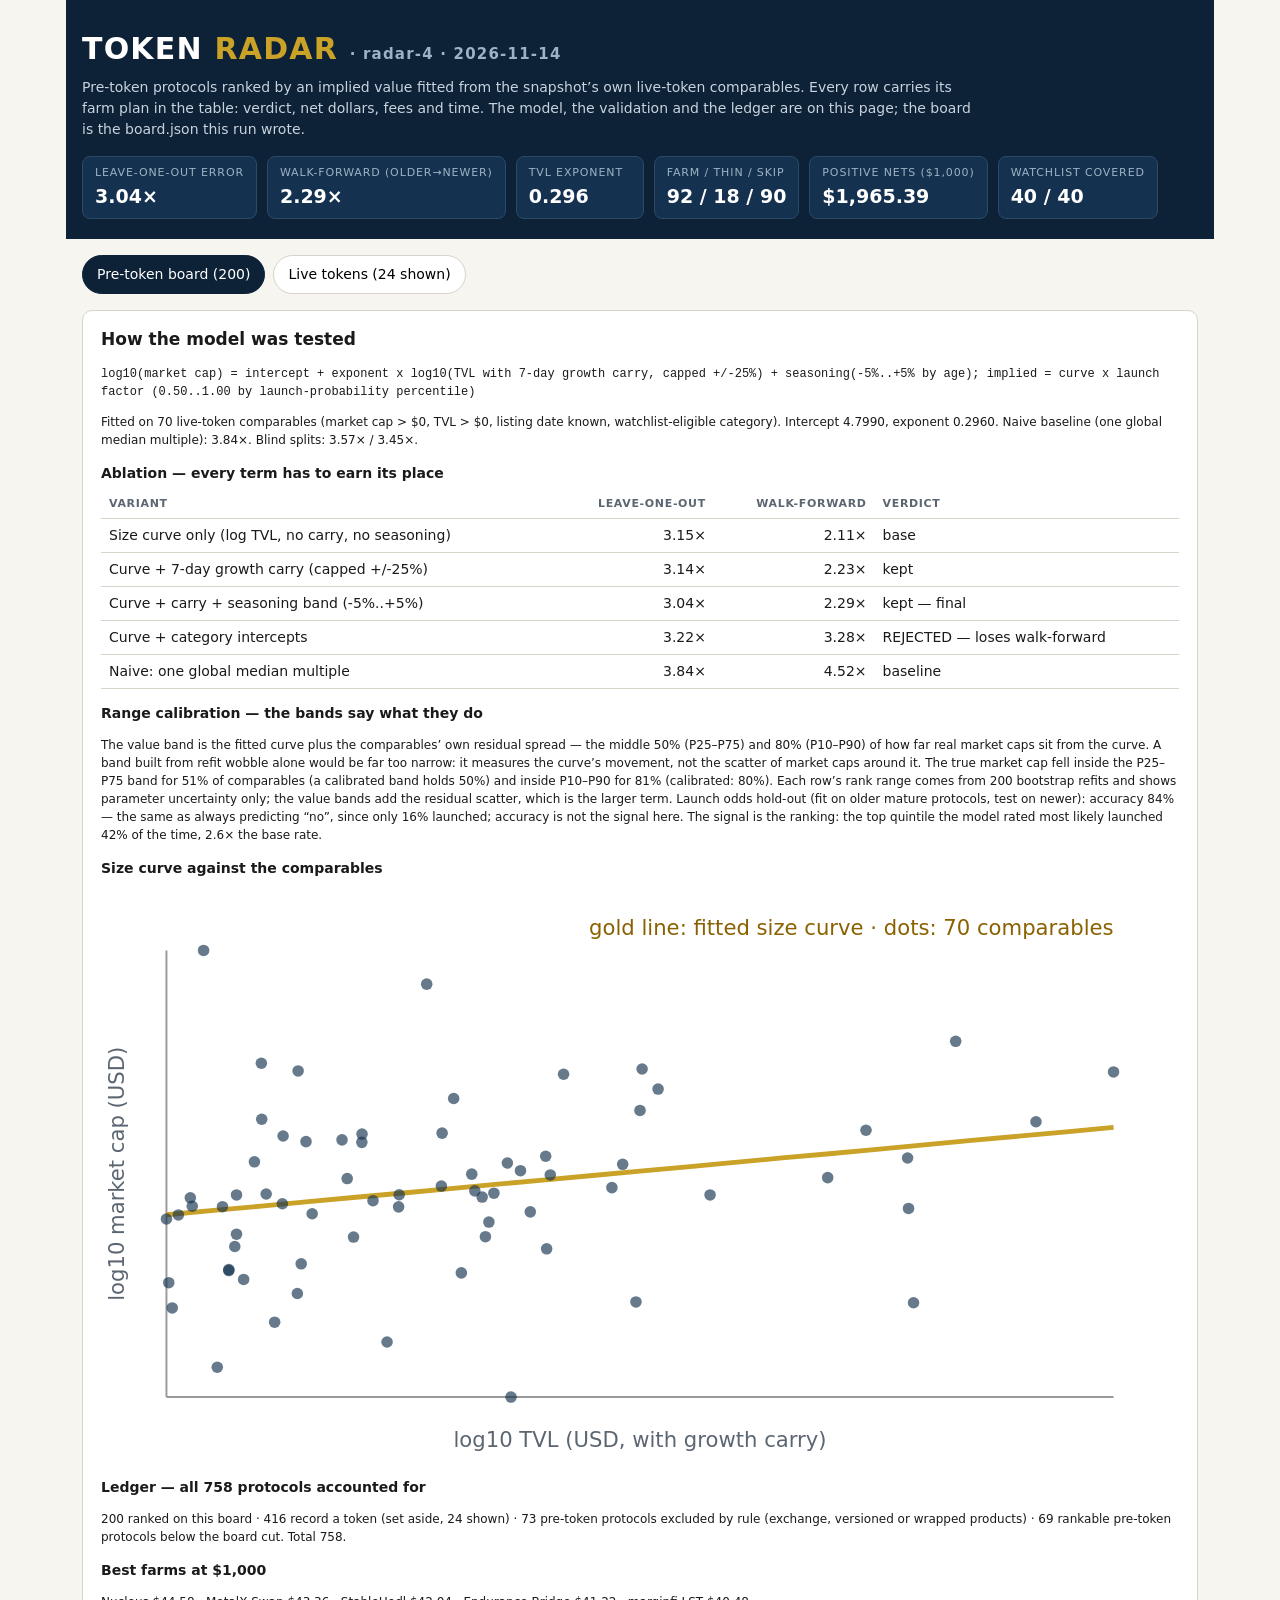
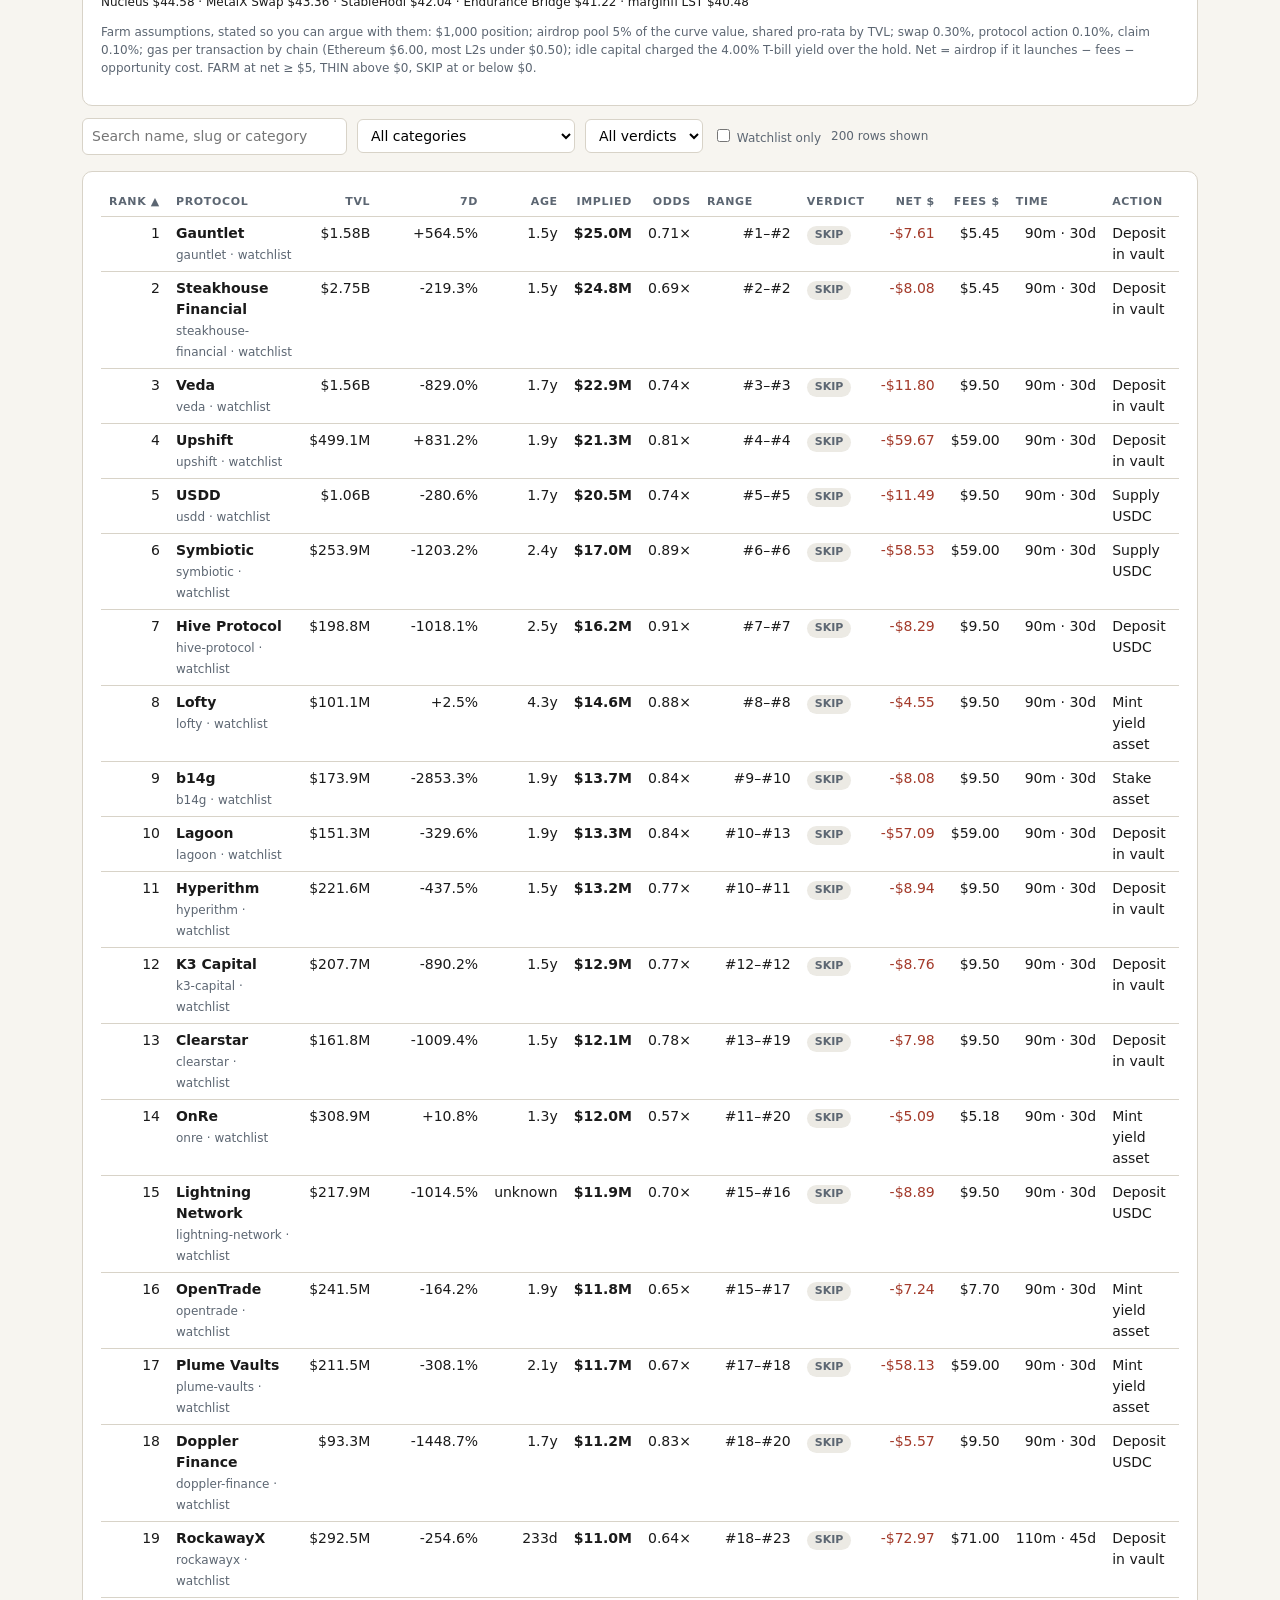
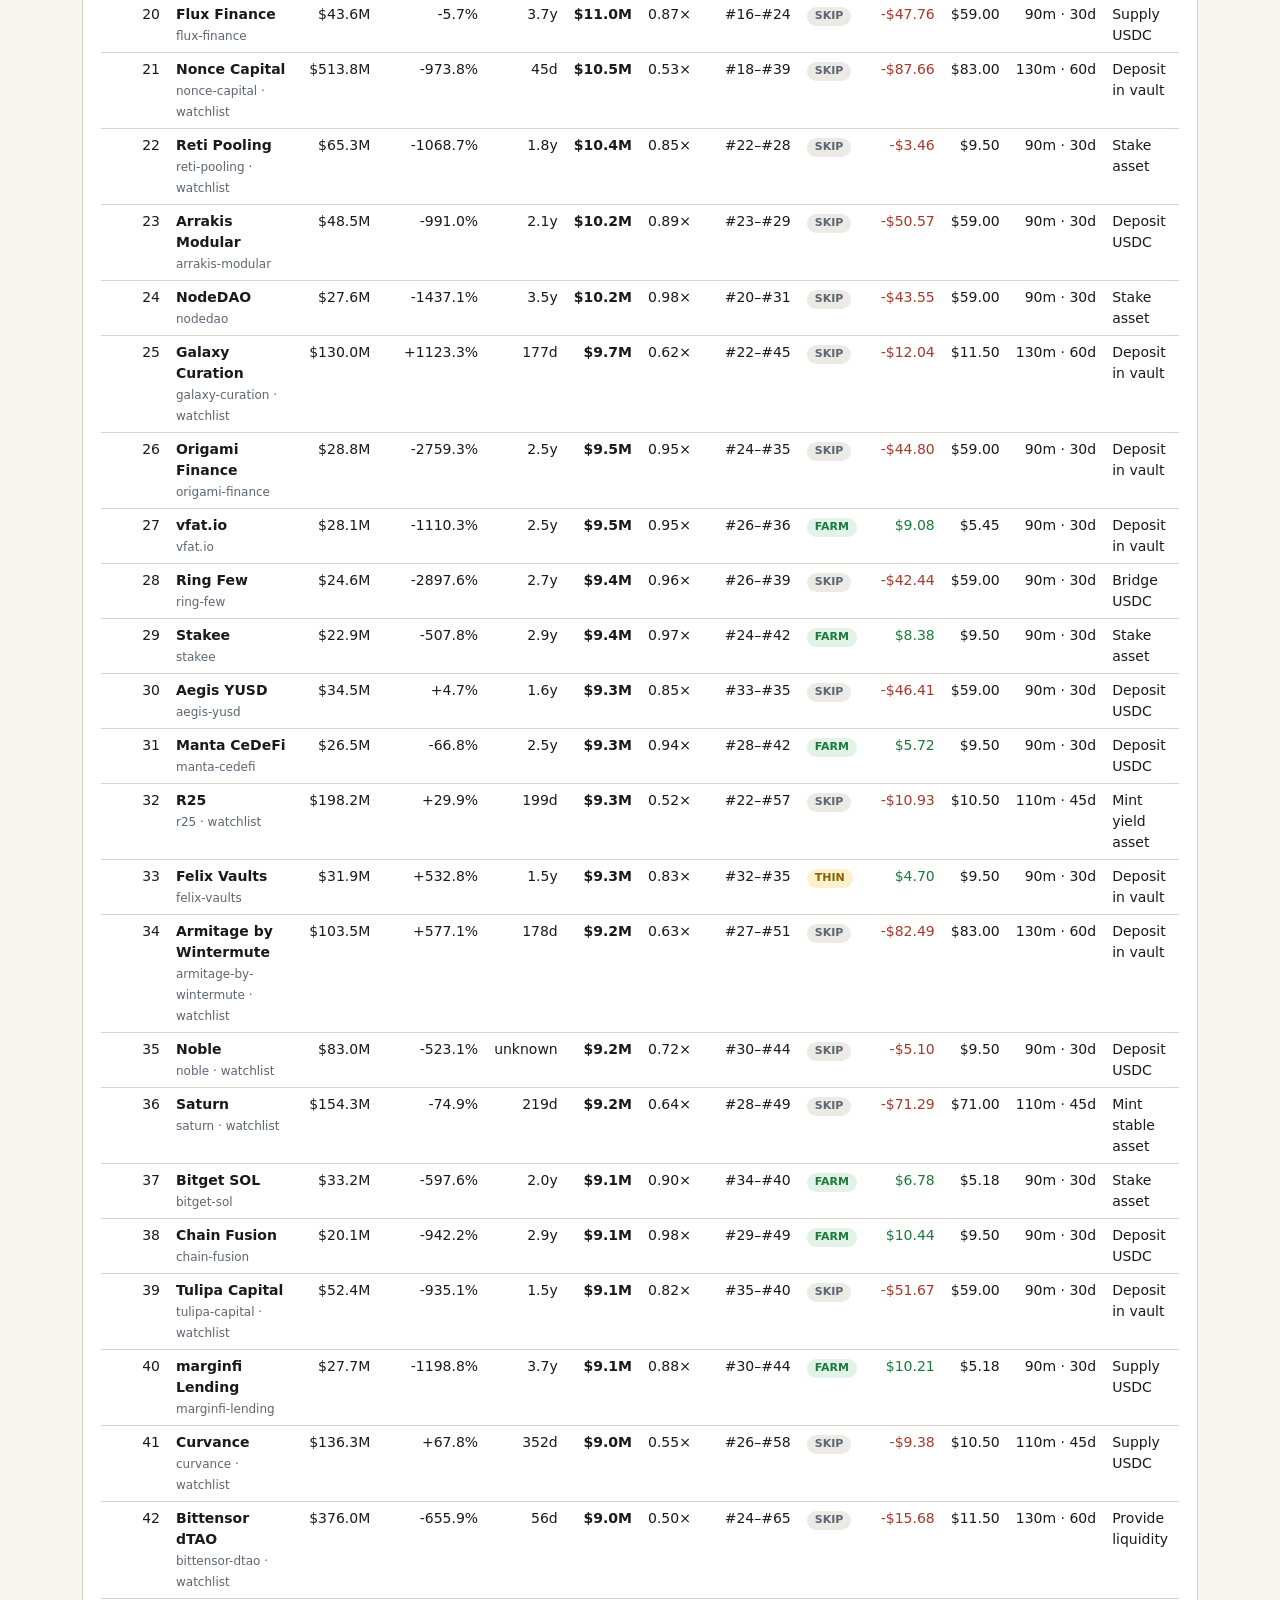
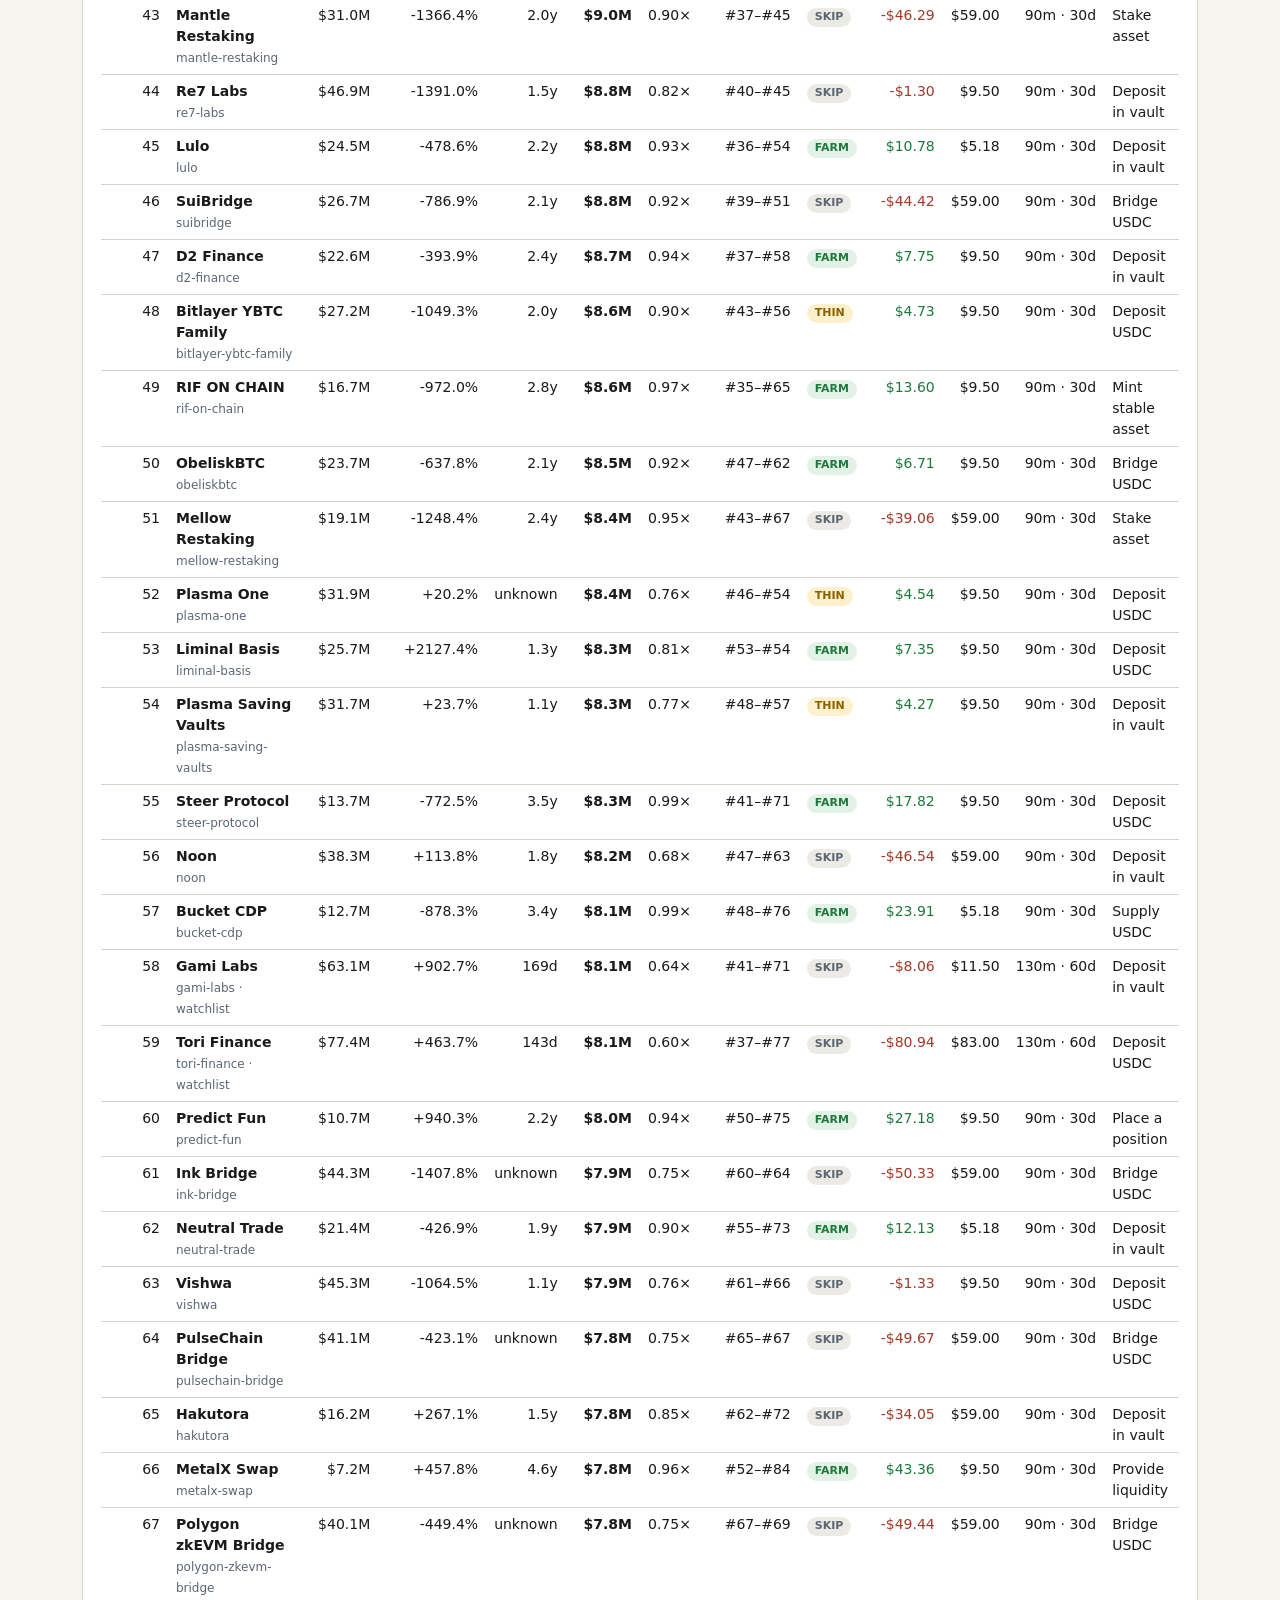
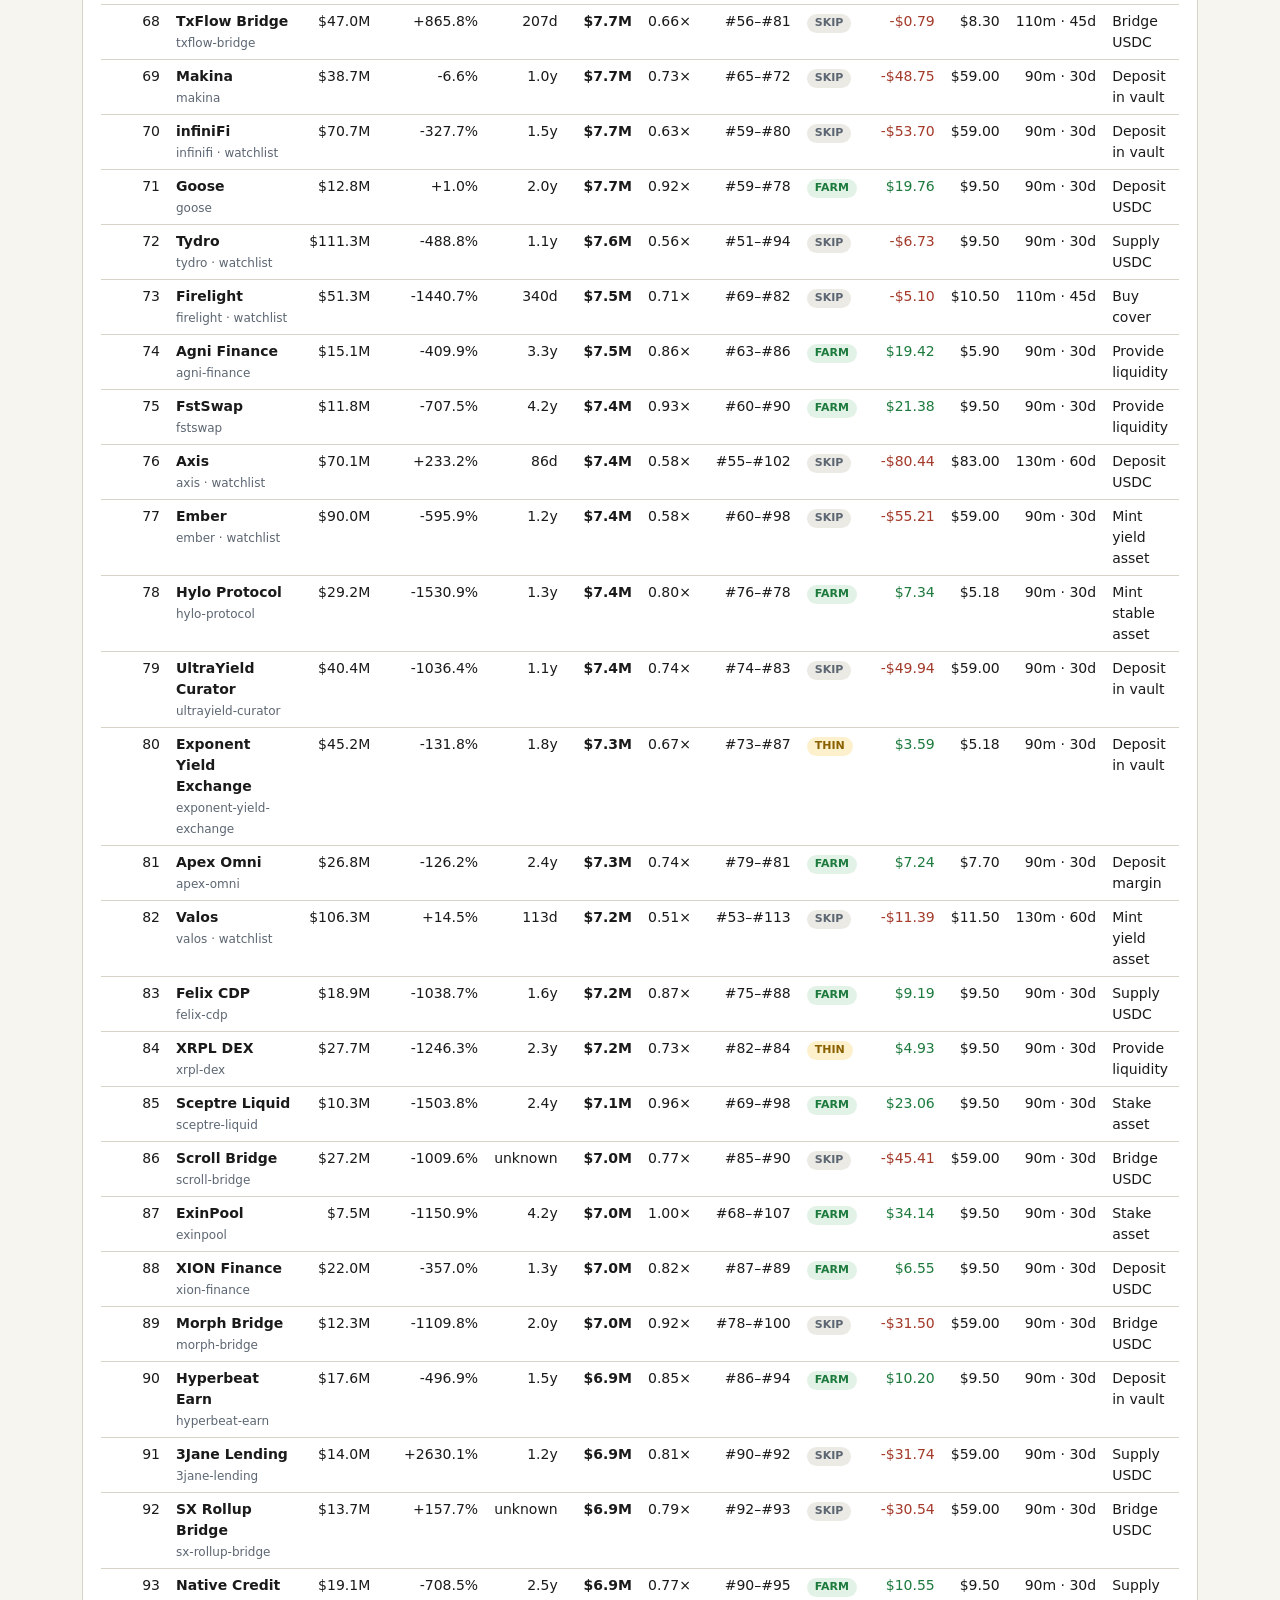
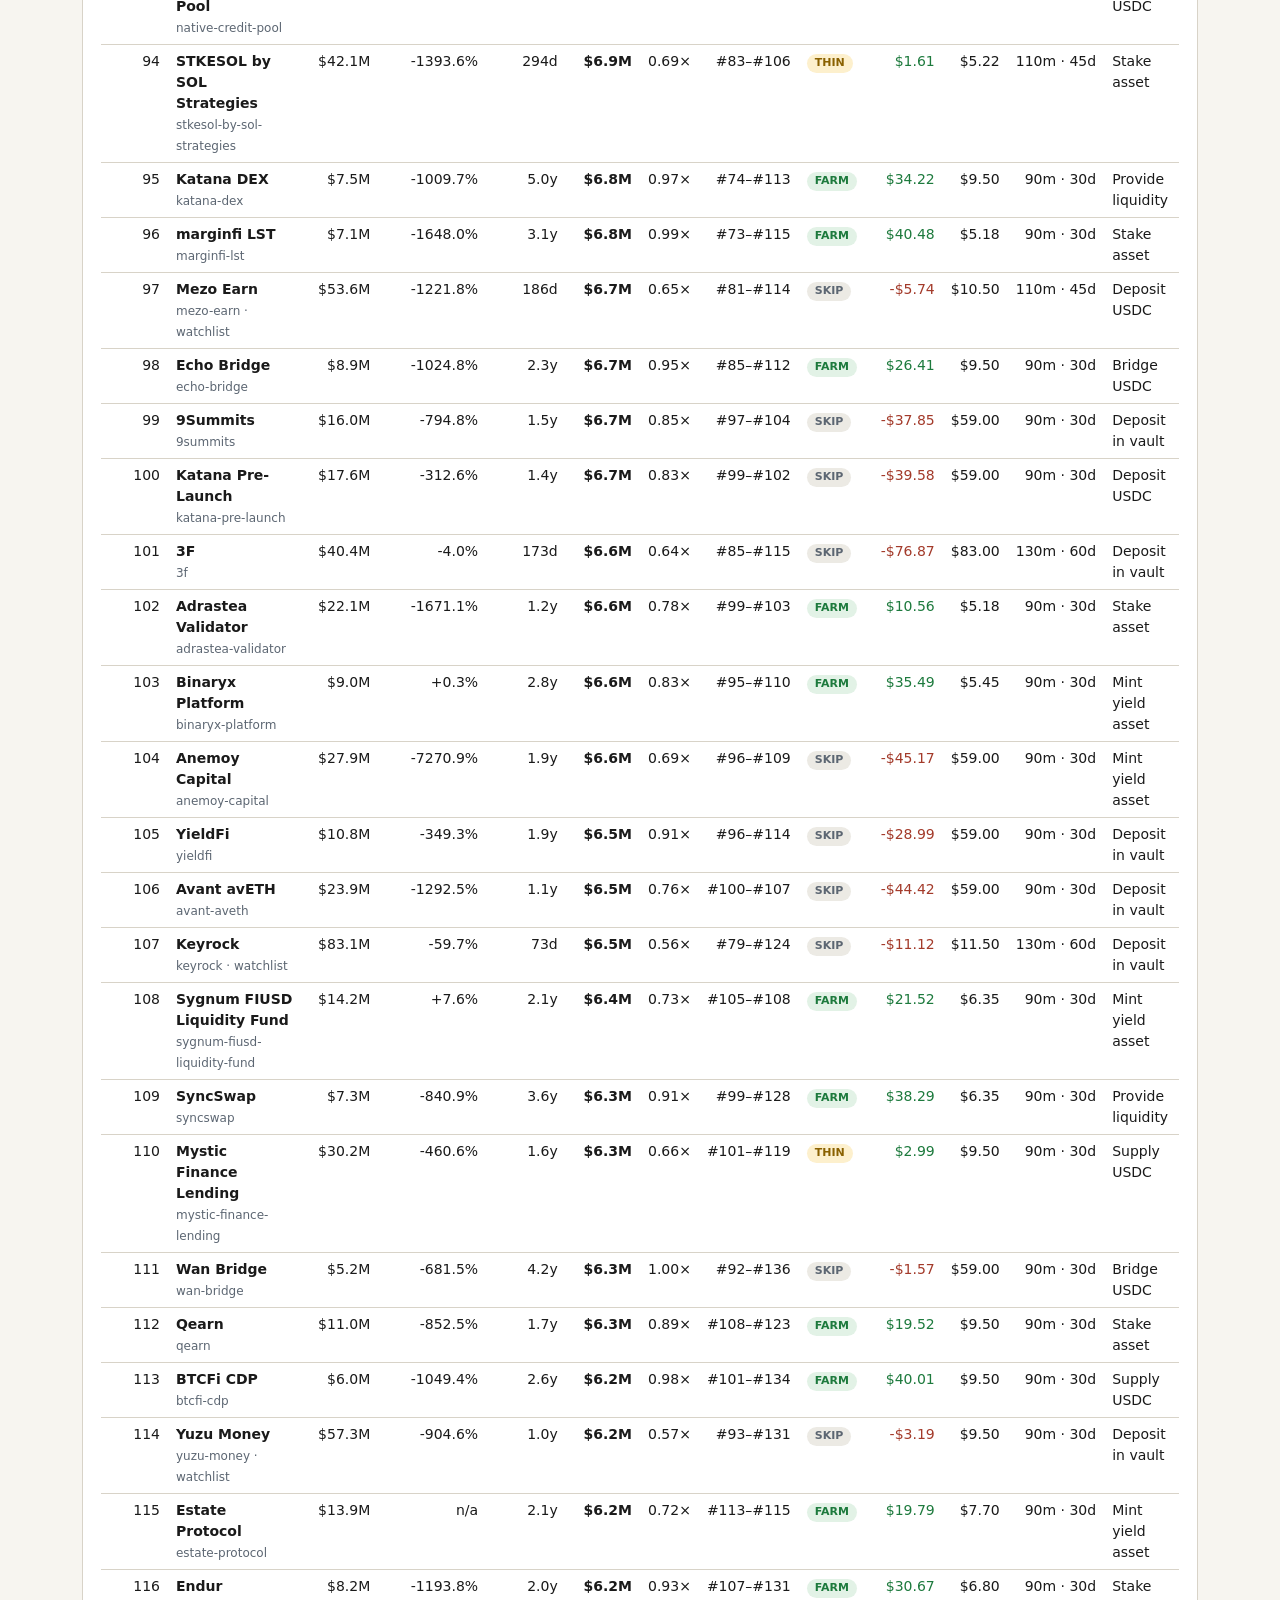
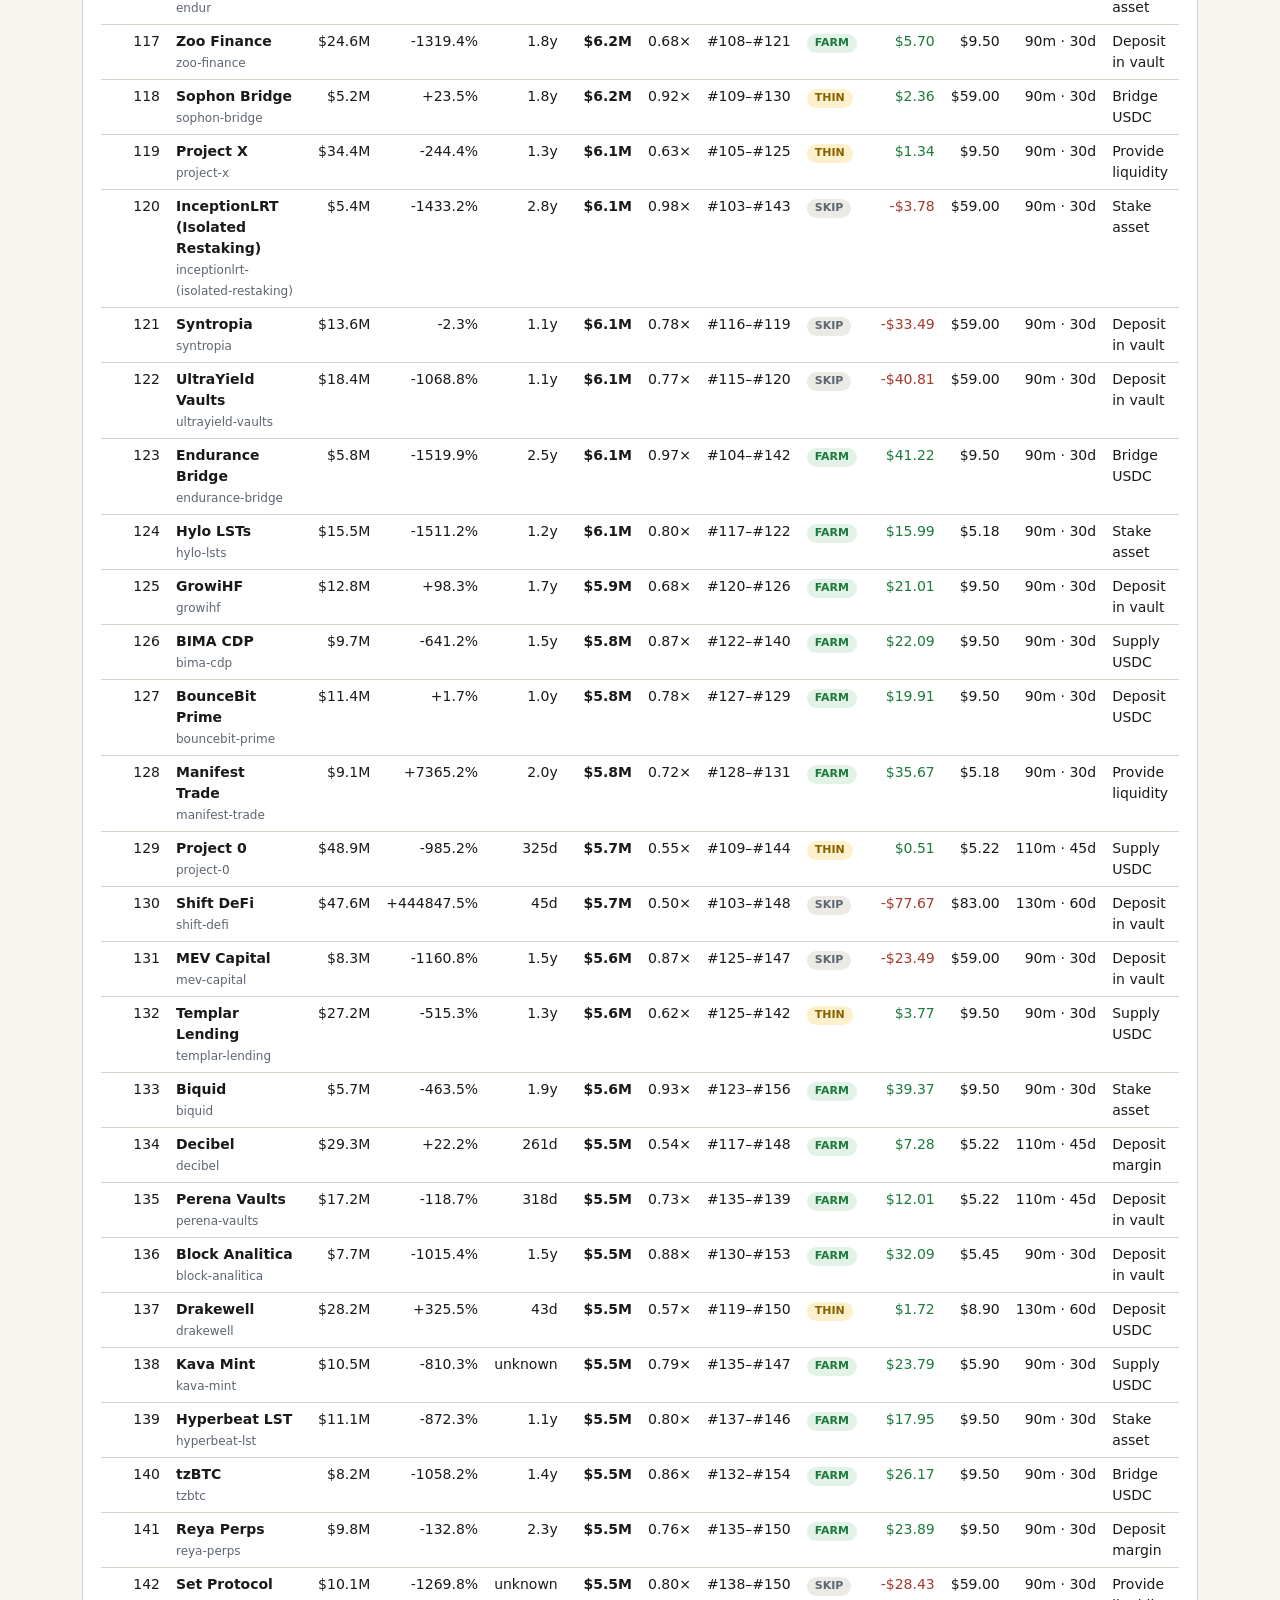
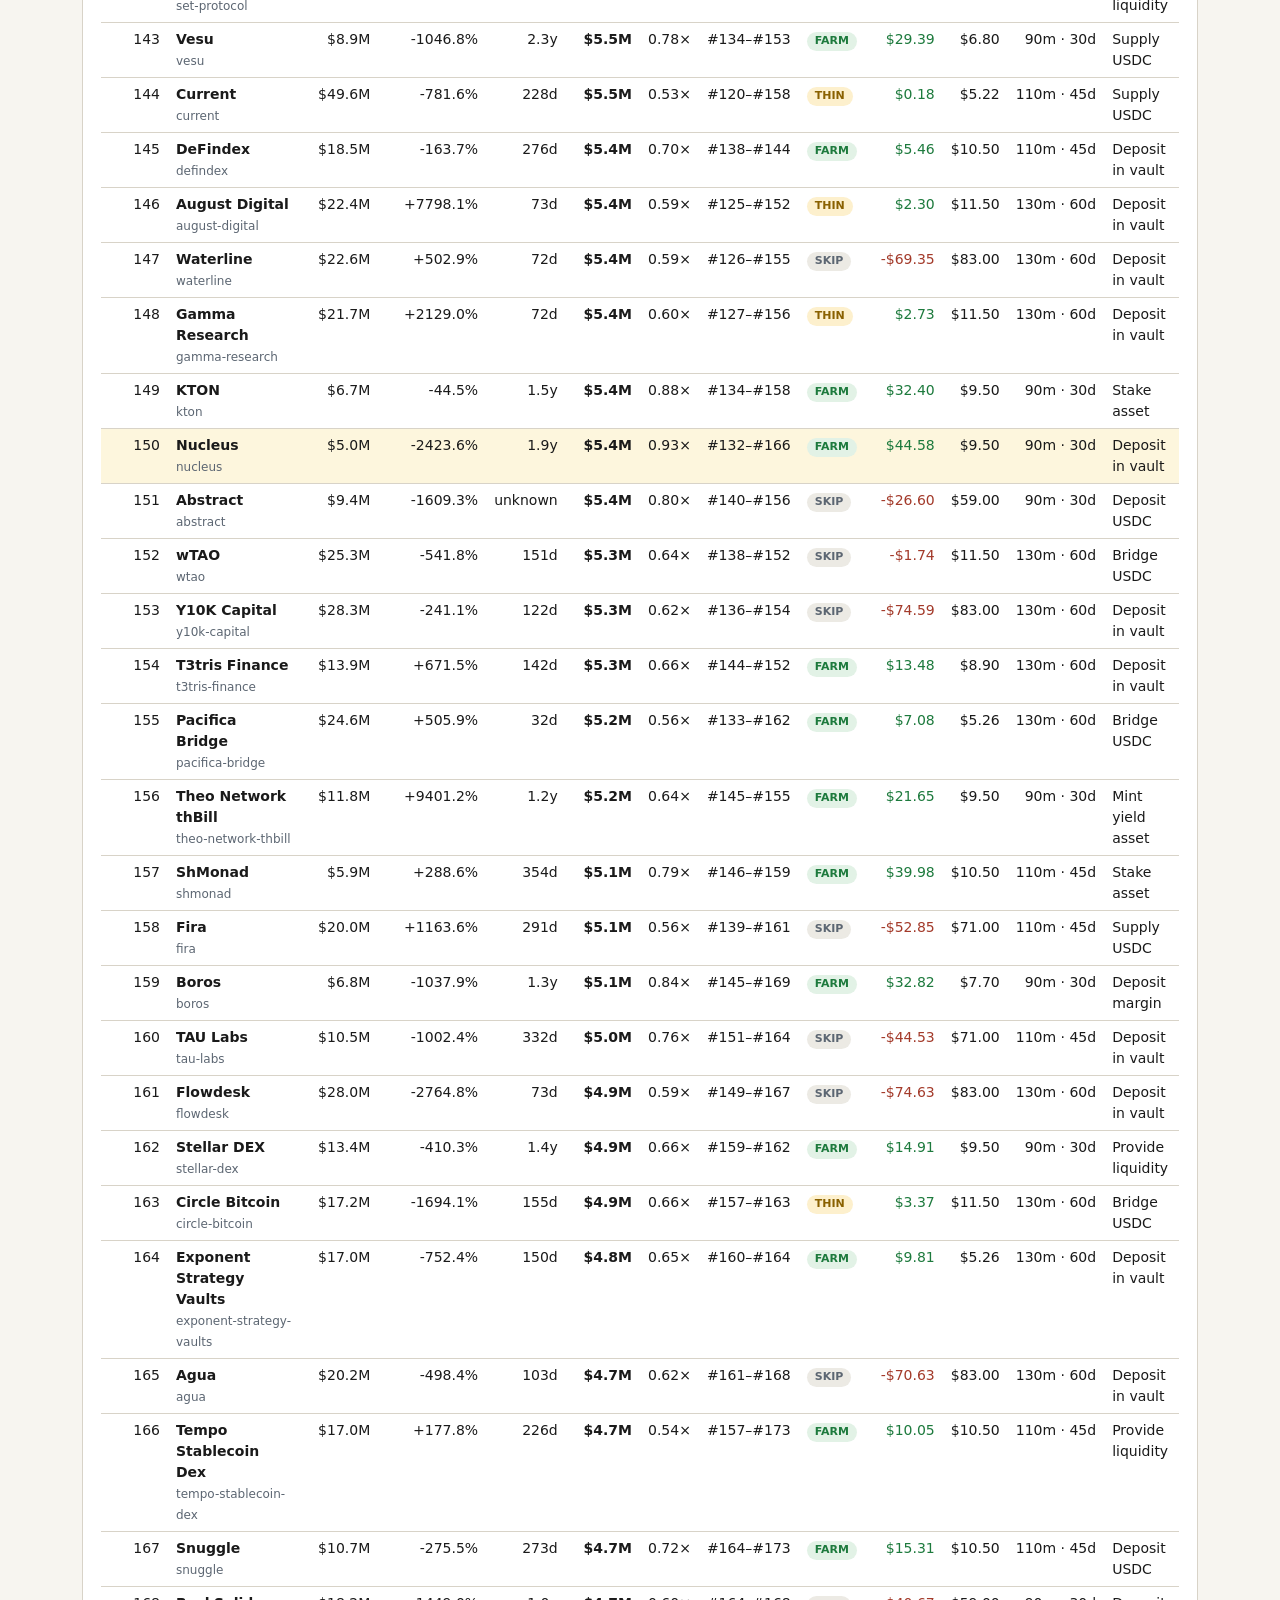
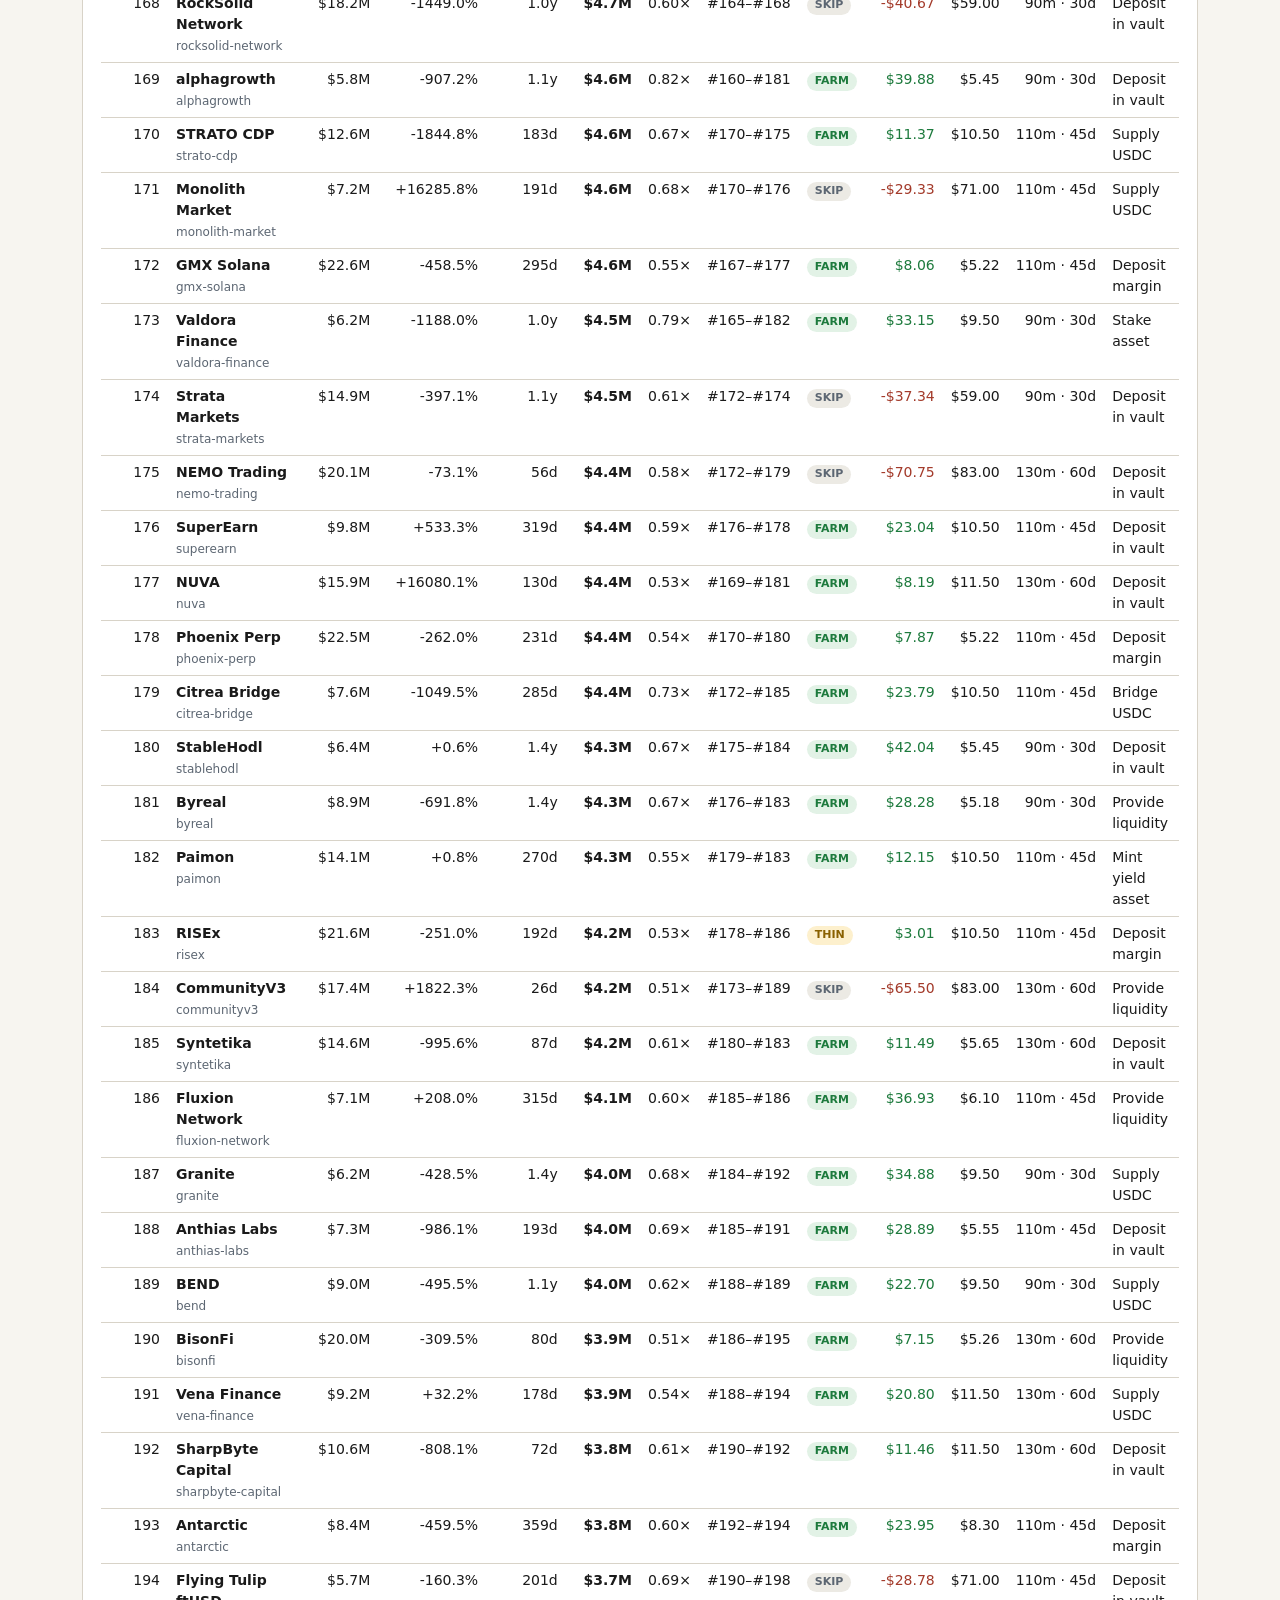
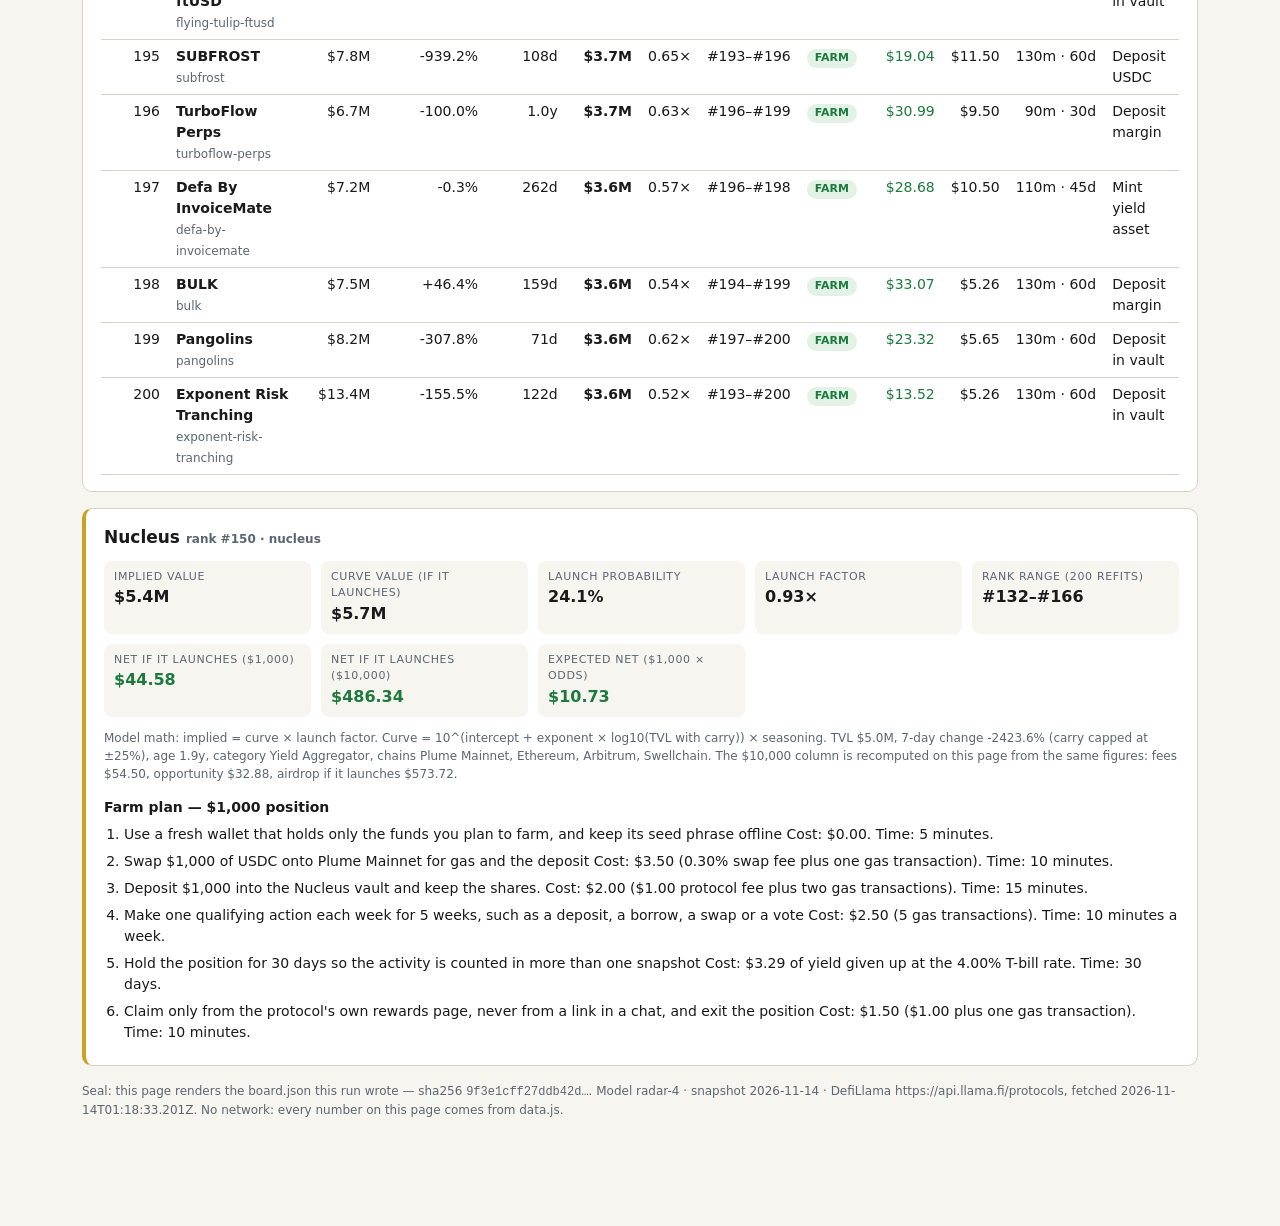
<file: detail.html>
<!doctype html>
<html lang="en">
<head>
<meta charset="utf-8">
<meta name="viewport" content="width=device-width, initial-scale=1">
<title>Token Radar — pre-token protocols ranked by implied value</title>
<style>
:root {
  --navy: #0d2137;
  --navy2: #14324f;
  --gold: #c9a227;
  --paper: #f7f5f0;
  --card: #ffffff;
  --ink: #1a1a1a;
  --mut: #5c6672;
  --line: #d8d3c8;
  --green: #1d7a3d;
  --greenbg: #e2f2e6;
  --amber: #8a6100;
  --amberbg: #fdf0cd;
  --greybg: #eceae4;
  --red: #a33a2a;
}
* { box-sizing: border-box; }
body { margin: 0; background: var(--paper); color: var(--ink); font: 14px/1.5 system-ui, -apple-system, "Segoe UI", sans-serif; }
.skip { position: absolute; left: -999px; top: 0; background: var(--gold); color: #111; padding: 8px 12px; }
.skip:focus { left: 8px; top: 8px; z-index: 9; }
.wrap { max-width: 1180px; margin: 0 auto; padding: 0 16px 48px; }
header.mast { background: var(--navy); color: #fff; padding: 26px 0 20px; }
header.mast h1 { margin: 0; font-size: 30px; letter-spacing: .04em; }
header.mast h1 b { color: var(--gold); }
header.mast p { margin: 6px 0 0; color: #c8d3de; max-width: 900px; }
.stats { display: flex; flex-wrap: wrap; gap: 10px; margin: 16px 0 0; }
.stat { background: var(--navy2); border: 1px solid #2a4a68; border-radius: 8px; padding: 8px 12px; min-width: 128px; }
.stat .k { font-size: 11px; text-transform: uppercase; letter-spacing: .08em; color: #9db2c4; }
.stat .v { font-size: 19px; font-weight: 700; }
.card { background: var(--card); border: 1px solid var(--line); border-radius: 10px; padding: 16px 18px; margin-top: 16px; }
.card h2 { margin: 0 0 8px; font-size: 17px; }
.card h3 { margin: 14px 0 6px; font-size: 14px; }
.mut { color: var(--mut); }
.small { font-size: 12px; }
code, .mono { font-family: ui-monospace, "SF Mono", Menlo, monospace; }
table { border-collapse: collapse; width: 100%; }
th, td { text-align: left; padding: 6px 8px; border-bottom: 1px solid var(--line); vertical-align: top; }
th { font-size: 11px; text-transform: uppercase; letter-spacing: .06em; color: var(--mut); cursor: pointer; white-space: nowrap; }
th.num, td.num { text-align: right; font-variant-numeric: tabular-nums; white-space: nowrap; }
tbody tr { cursor: pointer; }
tbody tr:hover { background: #f2efe7; }
tbody tr.sel { background: #fdf6dd; }
.pill { display: inline-block; padding: 1px 8px; border-radius: 999px; font-size: 11px; font-weight: 700; }
.pill.FARM { background: var(--greenbg); color: var(--green); }
.pill.THIN { background: var(--amberbg); color: var(--amber); }
.pill.SKIP { background: var(--greybg); color: var(--mut); }
.controls { display: flex; flex-wrap: wrap; gap: 10px; align-items: center; margin-top: 12px; }
.controls input[type="search"], .controls select { padding: 7px 9px; border: 1px solid var(--line); border-radius: 6px; font: inherit; background: #fff; }
.controls label { font-size: 12px; color: var(--mut); }
.tabs { display: flex; gap: 8px; margin-top: 16px; }
.tabs button { padding: 8px 14px; border: 1px solid var(--line); background: #fff; border-radius: 999px; font: inherit; cursor: pointer; }
.tabs button.on { background: var(--navy); color: #fff; border-color: var(--navy); }
.detail { border-left: 4px solid var(--gold); }
.detail .grid { display: grid; grid-template-columns: repeat(auto-fit, minmax(180px, 1fr)); gap: 10px; margin: 10px 0; }
.detail .cell { background: var(--paper); border-radius: 8px; padding: 8px 10px; }
.detail .cell .k { font-size: 11px; text-transform: uppercase; letter-spacing: .06em; color: var(--mut); }
.detail .cell .v { font-size: 16px; font-weight: 700; }
ol.steps { margin: 6px 0 0; padding-left: 20px; }
ol.steps li { margin-bottom: 6px; }
.scatter { width: 100%; height: auto; display: block; }
.foot { margin-top: 16px; color: var(--mut); }
.neg { color: var(--red); }
.pos { color: var(--green); }

</style>
</head>
<body>
<a class="skip" href="#board">Skip to the board</a>
<main id="board" tabindex="-1" aria-busy="true"></main>
<script>
window.RADAR={"as_of":"2026-11-14","source":"DefiLlama https://api.llama.fi/protocols, fetched 2026-11-14T01:18:33.201Z","floor_usd":50000000,"model_version":"radar-4","model":{"formula":"log10(market cap) = intercept + exponent x log10(TVL with 7-day growth carry, capped +/-25%) + seasoning(-5%..+5% by age); implied = curve x launch factor (0.50..1.00 by launch-probability percentile)","exponent":0.296,"intercept":4.799,"comps":70},"validation":{"comps":70,"exponent":0.2960060017594209,"intercept":4.798983785614813,"loo":3.0432098707983903,"wfOlderNewer":2.2855420370547095,"wfNewerOlder":2.501843478420148,"blindA":3.5749706506342367,"blindB":3.4526001983267567,"naive":3.8413759788783883,"ablation":[{"variant":"Size curve only (log TVL, no carry, no seasoning)","loo":3.1489077878654497,"wf":2.105666251335187,"kept":"base"},{"variant":"Curve + 7-day growth carry (capped +/-25%)","loo":3.1378480948252414,"wf":2.2269510687599023,"kept":"kept"},{"variant":"Curve + carry + seasoning band (-5%..+5%)","loo":3.0432098707983903,"wf":2.2855420370547095,"kept":"kept — final"},{"variant":"Curve + category intercepts","loo":3.2158107125864293,"wf":3.2817016939955397,"kept":"REJECTED — loses walk-forward"},{"variant":"Naive: one global median multiple","loo":3.8413759788783883,"wf":4.519543071388528,"kept":"baseline"}],"cal2575":0.5142857142857142,"cal1090":0.8142857142857143,"launchHoldout":{"accuracy":0.8387096774193549,"base":0.16129032258064516,"topQuintile":0.4166666666666667}},"launch":{"mature":123,"beta":[-0.8127,-0.4513,5.7638,-1.3227]},"board_size":200,"watchlist_size":40,"early_size":160,"live_size":24,"ledger":{"ranked":200,"live_total":416,"live_shown":24,"excluded_by_rule":73,"below_cut":69,"total":758},"aggregate":{"farm":92,"thin":18,"skip":90,"sum_positive_net":1965.39,"sum_fees_farm":743.76,"total_minutes_farm":9080,"best_farms":[{"slug":"nucleus","name":"Nucleus","net":44.58},{"slug":"metalx-swap","name":"MetalX Swap","net":43.36},{"slug":"stablehodl","name":"StableHodl","net":42.04},{"slug":"endurance-bridge","name":"Endurance Bridge","net":41.22},{"slug":"marginfi-lst","name":"marginfi LST","net":40.48}]},"scatter":{"points":[{"x":7.018,"y":7.4863},{"x":6.9932,"y":8.203},{"x":6.9461,"y":7.5445},{"x":7.4453,"y":7.0373},{"x":6.7745,"y":6.1814},{"x":9.3207,"y":7.6879},{"x":7.3991,"y":9.0824},{"x":6.8554,"y":7.2817},{"x":7.7258,"y":6.7747},{"x":8.0786,"y":8.222},{"x":7.4842,"y":7.9231},{"x":7.665,"y":4.9004},{"x":8.9157,"y":7.3221},{"x":7.9831,"y":7.0219},{"x":9.5656,"y":8.193},{"x":7.2297,"y":6.8892},{"x":6.7992,"y":6.948},{"x":6.9434,"y":6.858},{"x":6.9194,"y":5.6592},{"x":6.9907,"y":5.9491},{"x":9.0675,"y":8.5026},{"x":6.877,"y":8.2802},{"x":6.8784,"y":7.7135},{"x":7.5738,"y":6.9259},{"x":7.7772,"y":6.402},{"x":6.6532,"y":6.9169},{"x":7.1683,"y":6.5202},{"x":8.9186,"y":6.8114},{"x":6.5959,"y":5.8022},{"x":8.6641,"y":7.1225},{"x":7.1946,"y":7.5634},{"x":7.6945,"y":7.1923},{"x":7.3105,"y":6.8264},{"x":7.5409,"y":7.1573},{"x":7.274,"y":5.4578},{"x":6.7989,"y":6.55},{"x":6.5779,"y":6.7026},{"x":6.6157,"y":6.7434},{"x":6.7382,"y":5.2024},{"x":7.3119,"y":6.9483},{"x":6.7546,"y":6.828},{"x":8.9344,"y":5.8558},{"x":8.0168,"y":7.2576},{"x":8.1291,"y":8.0186},{"x":6.6954,"y":9.4226},{"x":8.7849,"y":7.6017},{"x":8.0592,"y":5.8627},{"x":6.6593,"y":6.8316},{"x":7.5083,"y":6.1568},{"x":7.4474,"y":7.5728},{"x":7.0378,"y":6.7568},{"x":8.2925,"y":6.9479},{"x":7.1943,"y":7.4786},{"x":6.8216,"y":6.0923},{"x":7.5506,"y":6.9871},{"x":6.5853,"y":6.058},{"x":6.7744,"y":6.1902},{"x":7.5842,"y":6.5234},{"x":7.0028,"y":6.2497},{"x":7.595,"y":6.673},{"x":6.8924,"y":6.9567},{"x":8.0717,"y":7.8021},{"x":7.7744,"y":7.3383},{"x":7.1319,"y":7.5044},{"x":7.611,"y":6.9641},{"x":7.1481,"y":7.1131},{"x":7.7886,"y":7.1502},{"x":7.8307,"y":8.169},{"x":7.6534,"y":7.2698},{"x":6.7932,"y":6.425}],"line":[{"x":6.5779,"y":6.7461},{"x":6.7273,"y":6.7903},{"x":6.8767,"y":6.8345},{"x":7.0261,"y":6.8787},{"x":7.1754,"y":6.923},{"x":7.3248,"y":6.9672},{"x":7.4742,"y":7.0114},{"x":7.6236,"y":7.0556},{"x":7.773,"y":7.0998},{"x":7.9224,"y":7.1441},{"x":8.0718,"y":7.1883},{"x":8.2211,"y":7.2325},{"x":8.3705,"y":7.2767},{"x":8.5199,"y":7.3209},{"x":8.6693,"y":7.3651},{"x":8.8187,"y":7.4094},{"x":8.9681,"y":7.4536},{"x":9.1174,"y":7.4978},{"x":9.2668,"y":7.542},{"x":9.4162,"y":7.5862},{"x":9.5656,"y":7.6305}]},"seal":"9f3e1cff27ddb42d3c476cadfcd7ed3a87d544dc3b500630b04e15290b09e0d8","rows":[{"rank":1,"slug":"gauntlet","name":"Gauntlet","category":"Risk Curators","chains":["Base","Binance","Ethereum","Arbitrum","Stable","Morph","Solana","Hyperliquid L1","Polygon","Optimism","Unichain","Katana","Arc","Tempo"],"tvl_usd":1577685462,"change_7d":5.645,"age_days":543,"watch":true,"implied_value_usd":25020082,"curve_value_usd":35475459,"launch_p":0.064,"launch_factor":0.7053,"rank_low":1,"rank_high":2,"verdict":"SKIP","net_usd":-7.61,"fees_usd":5.45,"hold_days":30,"minutes":90,"action":"Deposit in vault","farm_steps":["Use a fresh wallet that holds only the funds you plan to farm, and keep its seed phrase offline Cost: $0.00. Time: 5 minutes.","Swap $1,000 of USDC onto Base for gas and the deposit Cost: $3.05 (0.30% swap fee plus one gas transaction). Time: 10 minutes.","Deposit $1,000 into a Gauntlet vault and keep the shares. Cost: $1.10 ($1.00 protocol fee plus two gas transactions). Time: 15 minutes.","Make one qualifying action each week for 5 weeks, such as a deposit, a borrow, a swap or a vote Cost: $0.25 (5 gas transactions). Time: 10 minutes a week.","Hold the position for 30 days so the activity is counted in more than one snapshot Cost: $3.29 of yield given up at the 4.00% T-bill rate. Time: 30 days.","Claim only from the protocol's own rewards page, never from a link in a chat, and exit the position Cost: $1.05 ($1.00 plus one gas transaction). Time: 10 minutes."]},{"rank":2,"slug":"steakhouse-financial","name":"Steakhouse Financial","category":"Risk Curators","chains":["Base","Ethereum","Robinhood Chain","Arbitrum","Solana","Monad","Arc","Katana","Polygon","Unichain","Corn"],"tvl_usd":2753981495,"change_7d":-2.1935,"age_days":543,"watch":true,"implied_value_usd":24837728,"curve_value_usd":35964608,"launch_p":0.0578,"launch_factor":0.6906,"rank_low":2,"rank_high":2,"verdict":"SKIP","net_usd":-8.08,"fees_usd":5.45,"hold_days":30,"minutes":90,"action":"Deposit in vault","farm_steps":["Use a fresh wallet that holds only the funds you plan to farm, and keep its seed phrase offline Cost: $0.00. Time: 5 minutes.","Swap $1,000 of USDC onto Base for gas and the deposit Cost: $3.05 (0.30% swap fee plus one gas transaction). Time: 10 minutes.","Deposit $1,000 into a Steakhouse Financial vault and keep the shares. Cost: $1.10 ($1.00 protocol fee plus two gas transactions). Time: 15 minutes.","Make one qualifying action each week for 5 weeks, such as a deposit, a borrow, a swap or a vote Cost: $0.25 (5 gas transactions). Time: 10 minutes a week.","Hold the position for 30 days so the activity is counted in more than one snapshot Cost: $3.29 of yield given up at the 4.00% T-bill rate. Time: 30 days.","Claim only from the protocol's own rewards page, never from a link in a chat, and exit the position Cost: $1.05 ($1.00 plus one gas transaction). Time: 10 minutes."]},{"rank":3,"slug":"veda","name":"Veda","category":"Onchain Capital Allocator","chains":["Ink","Ethereum","Optimism","Monad","Plasma","Hyperliquid L1","Arbitrum","Base","Berachain","Sonic","Binance","BOB","Scroll"],"tvl_usd":1563415482,"change_7d":-8.2898,"age_days":632,"watch":true,"implied_value_usd":22856139,"curve_value_usd":30989835,"launch_p":0.0797,"launch_factor":0.7375,"rank_low":3,"rank_high":3,"verdict":"SKIP","net_usd":-11.8,"fees_usd":9.5,"hold_days":30,"minutes":90,"action":"Deposit in vault","farm_steps":["Use a fresh wallet that holds only the funds you plan to farm, and keep its seed phrase offline Cost: $0.00. Time: 5 minutes.","Swap $1,000 of USDC onto Ink for gas and the deposit Cost: $3.50 (0.30% swap fee plus one gas transaction). Time: 10 minutes.","Deposit $1,000 into a Veda vault and keep the shares. Cost: $2.00 ($1.00 protocol fee plus two gas transactions). Time: 15 minutes.","Make one qualifying action each week for 5 weeks, such as a deposit, a borrow, a swap or a vote Cost: $2.50 (5 gas transactions). Time: 10 minutes a week.","Hold the position for 30 days so the activity is counted in more than one snapshot Cost: $3.29 of yield given up at the 4.00% T-bill rate. Time: 30 days.","Claim only from the protocol's own rewards page, never from a link in a chat, and exit the position Cost: $1.50 ($1.00 plus one gas transaction). Time: 10 minutes."]},{"rank":4,"slug":"upshift","name":"Upshift","category":"Onchain Capital Allocator","chains":["Ethereum","Stellar","Flare","Monad","Hyperliquid L1","Avalanche","Solana","Fluent","Base","Citrea","Sui","Plasma","Binance","Mezo","Ink"],"tvl_usd":499083733,"change_7d":8.3117,"age_days":710,"watch":true,"implied_value_usd":21268166,"curve_value_usd":26134936,"launch_p":0.1157,"launch_factor":0.8138,"rank_low":4,"rank_high":4,"verdict":"SKIP","net_usd":-59.67,"fees_usd":59,"hold_days":30,"minutes":90,"action":"Deposit in vault","farm_steps":["Use a fresh wallet that holds only the funds you plan to farm, and keep its seed phrase offline Cost: $0.00. Time: 5 minutes.","Swap $1,000 of USDC onto Ethereum for gas and the deposit Cost: $9.00 (0.30% swap fee plus one gas transaction). Time: 10 minutes.","Deposit $1,000 into a Upshift vault and keep the shares. Cost: $13.00 ($1.00 protocol fee plus two gas transactions). Time: 15 minutes.","Make one qualifying action each week for 5 weeks, such as a deposit, a borrow, a swap or a vote Cost: $30.00 (5 gas transactions). Time: 10 minutes a week.","Hold the position for 30 days so the activity is counted in more than one snapshot Cost: $3.29 of yield given up at the 4.00% T-bill rate. Time: 30 days.","Claim only from the protocol's own rewards page, never from a link in a chat, and exit the position Cost: $7.00 ($1.00 plus one gas transaction). Time: 10 minutes."]},{"rank":5,"slug":"usdd","name":"USDD","category":"CDP","chains":["Tron","Ethereum","Binance"],"tvl_usd":1055793606,"change_7d":-2.8062,"age_days":611,"watch":true,"implied_value_usd":20460354,"curve_value_usd":27468428,"launch_p":0.0815,"launch_factor":0.7449,"rank_low":5,"rank_high":5,"verdict":"SKIP","net_usd":-11.49,"fees_usd":9.5,"hold_days":30,"minutes":90,"action":"Supply USDC","farm_steps":["Use a fresh wallet that holds only the funds you plan to farm, and keep its seed phrase offline Cost: $0.00. Time: 5 minutes.","Swap $1,000 of USDC onto Tron for gas and the deposit Cost: $3.50 (0.30% swap fee plus one gas transaction). Time: 10 minutes.","Supply $1,000 of USDC to USDD and keep the loan open. Cost: $2.00 ($1.00 protocol fee plus two gas transactions). Time: 15 minutes.","Make one qualifying action each week for 5 weeks, such as a deposit, a borrow, a swap or a vote Cost: $2.50 (5 gas transactions). Time: 10 minutes a week.","Hold the position for 30 days so the activity is counted in more than one snapshot Cost: $3.29 of yield given up at the 4.00% T-bill rate. Time: 30 days.","Claim only from the protocol's own rewards page, never from a link in a chat, and exit the position Cost: $1.50 ($1.00 plus one gas transaction). Time: 10 minutes."]},{"rank":6,"slug":"symbiotic","name":"Symbiotic","category":"Collateral Markets","chains":["Ethereum"],"tvl_usd":253923299,"change_7d":-12.0318,"age_days":886,"watch":true,"implied_value_usd":16988738,"curve_value_usd":19087841,"launch_p":0.1792,"launch_factor":0.89,"rank_low":6,"rank_high":6,"verdict":"SKIP","net_usd":-58.53,"fees_usd":59,"hold_days":30,"minutes":90,"action":"Supply USDC","farm_steps":["Use a fresh wallet that holds only the funds you plan to farm, and keep its seed phrase offline Cost: $0.00. Time: 5 minutes.","Swap $1,000 of USDC onto Ethereum for gas and the deposit Cost: $9.00 (0.30% swap fee plus one gas transaction). Time: 10 minutes.","Supply $1,000 of USDC to Symbiotic and keep the loan open. Cost: $13.00 ($1.00 protocol fee plus two gas transactions). Time: 15 minutes.","Make one qualifying action each week for 5 weeks, such as a deposit, a borrow, a swap or a vote Cost: $30.00 (5 gas transactions). Time: 10 minutes a week.","Hold the position for 30 days so the activity is counted in more than one snapshot Cost: $3.29 of yield given up at the 4.00% T-bill rate. Time: 30 days.","Claim only from the protocol's own rewards page, never from a link in a chat, and exit the position Cost: $7.00 ($1.00 plus one gas transaction). Time: 10 minutes."]},{"rank":7,"slug":"hive-protocol","name":"Hive Protocol","category":"Chain","chains":["BSquared"],"tvl_usd":198776765,"change_7d":-10.181,"age_days":925,"watch":true,"implied_value_usd":16246072,"curve_value_usd":17899549,"launch_p":0.1983,"launch_factor":0.9076,"rank_low":7,"rank_high":7,"verdict":"SKIP","net_usd":-8.29,"fees_usd":9.5,"hold_days":30,"minutes":90,"action":"Deposit USDC","farm_steps":["Use a fresh wallet that holds only the funds you plan to farm, and keep its seed phrase offline Cost: $0.00. Time: 5 minutes.","Swap $1,000 of USDC onto BSquared for gas and the deposit Cost: $3.50 (0.30% swap fee plus one gas transaction). Time: 10 minutes.","Deposit $1,000 of USDC into Hive Protocol and keep the position open. Cost: $2.00 ($1.00 protocol fee plus two gas transactions). Time: 15 minutes.","Make one qualifying action each week for 5 weeks, such as a deposit, a borrow, a swap or a vote Cost: $2.50 (5 gas transactions). Time: 10 minutes a week.","Hold the position for 30 days so the activity is counted in more than one snapshot Cost: $3.29 of yield given up at the 4.00% T-bill rate. Time: 30 days.","Claim only from the protocol's own rewards page, never from a link in a chat, and exit the position Cost: $1.50 ($1.00 plus one gas transaction). Time: 10 minutes."]},{"rank":8,"slug":"lofty","name":"Lofty","category":"RWA","chains":["Algorand"],"tvl_usd":101135900,"change_7d":0.025,"age_days":1563,"watch":true,"implied_value_usd":14631895,"curve_value_usd":16659353,"launch_p":0.1706,"launch_factor":0.8783,"rank_low":8,"rank_high":8,"verdict":"SKIP","net_usd":-4.55,"fees_usd":9.5,"hold_days":30,"minutes":90,"action":"Mint yield asset","farm_steps":["Use a fresh wallet that holds only the funds you plan to farm, and keep its seed phrase offline Cost: $0.00. Time: 5 minutes.","Swap $1,000 of USDC onto Algorand for gas and the deposit Cost: $3.50 (0.30% swap fee plus one gas transaction). Time: 10 minutes.","Mint $1,000 of the protocol's yield asset and hold it. Cost: $2.00 ($1.00 protocol fee plus two gas transactions). Time: 15 minutes.","Make one qualifying action each week for 5 weeks, such as a deposit, a borrow, a swap or a vote Cost: $2.50 (5 gas transactions). Time: 10 minutes a week.","Hold the position for 30 days so the activity is counted in more than one snapshot Cost: $3.29 of yield given up at the 4.00% T-bill rate. Time: 30 days.","Claim only from the protocol's own rewards page, never from a link in a chat, and exit the position Cost: $1.50 ($1.00 plus one gas transaction). Time: 10 minutes."]},{"rank":9,"slug":"b14g","name":"b14g","category":"Restaking","chains":["Bitcoin","CORE","Babylon Genesis"],"tvl_usd":173941404,"change_7d":-28.5327,"age_days":694,"watch":true,"implied_value_usd":13746766,"curve_value_usd":16390375,"launch_p":0.1341,"launch_factor":0.8387,"rank_low":9,"rank_high":10,"verdict":"SKIP","net_usd":-8.08,"fees_usd":9.5,"hold_days":30,"minutes":90,"action":"Stake asset","farm_steps":["Use a fresh wallet that holds only the funds you plan to farm, and keep its seed phrase offline Cost: $0.00. Time: 5 minutes.","Swap $1,000 of USDC onto Bitcoin for gas and the deposit Cost: $3.50 (0.30% swap fee plus one gas transaction). Time: 10 minutes.","Stake $1,000 of the chain's staking asset through b14g and keep the receipt. Cost: $2.00 ($1.00 protocol fee plus two gas transactions). Time: 15 minutes.","Make one qualifying action each week for 5 weeks, such as a deposit, a borrow, a swap or a vote Cost: $2.50 (5 gas transactions). Time: 10 minutes a week.","Hold the position for 30 days so the activity is counted in more than one snapshot Cost: $3.29 of yield given up at the 4.00% T-bill rate. Time: 30 days.","Claim only from the protocol's own rewards page, never from a link in a chat, and exit the position Cost: $1.50 ($1.00 plus one gas transaction). Time: 10 minutes."]},{"rank":10,"slug":"lagoon","name":"Lagoon","category":"Onchain Capital Allocator","chains":["Ethereum","Arbitrum","Base","Binance","Avalanche","Plasma","Hyperliquid L1","TAC","Hemi","Linea","Rayls","Monad","Robinhood Chain","Optimism","Katana","Sonic","Mantle","Arc","Berachain","Flare","Polygon","Unichain","World Chain"],"tvl_usd":151263522,"change_7d":-3.2955,"age_days":691,"watch":true,"implied_value_usd":13250738,"curve_value_usd":15716528,"launch_p":0.1365,"launch_factor":0.8431,"rank_low":10,"rank_high":13,"verdict":"SKIP","net_usd":-57.09,"fees_usd":59,"hold_days":30,"minutes":90,"action":"Deposit in vault","farm_steps":["Use a fresh wallet that holds only the funds you plan to farm, and keep its seed phrase offline Cost: $0.00. Time: 5 minutes.","Swap $1,000 of USDC onto Ethereum for gas and the deposit Cost: $9.00 (0.30% swap fee plus one gas transaction). Time: 10 minutes.","Deposit $1,000 into a Lagoon vault and keep the shares. Cost: $13.00 ($1.00 protocol fee plus two gas transactions). Time: 15 minutes.","Make one qualifying action each week for 5 weeks, such as a deposit, a borrow, a swap or a vote Cost: $30.00 (5 gas transactions). Time: 10 minutes a week.","Hold the position for 30 days so the activity is counted in more than one snapshot Cost: $3.29 of yield given up at the 4.00% T-bill rate. Time: 30 days.","Claim only from the protocol's own rewards page, never from a link in a chat, and exit the position Cost: $7.00 ($1.00 plus one gas transaction). Time: 10 minutes."]},{"rank":11,"slug":"hyperithm","name":"Hyperithm","category":"Risk Curators","chains":["Monad","Ethereum","Arbitrum","Plasma","Solana","Hyperliquid L1","Katana","Stable","XRPL EVM","Binance"],"tvl_usd":221638535,"change_7d":-4.375,"age_days":543,"watch":true,"implied_value_usd":13156873,"curve_value_usd":17058911,"launch_p":0.0913,"launch_factor":0.7713,"rank_low":10,"rank_high":11,"verdict":"SKIP","net_usd":-8.94,"fees_usd":9.5,"hold_days":30,"minutes":90,"action":"Deposit in vault","farm_steps":["Use a fresh wallet that holds only the funds you plan to farm, and keep its seed phrase offline Cost: $0.00. Time: 5 minutes.","Swap $1,000 of USDC onto Monad for gas and the deposit Cost: $3.50 (0.30% swap fee plus one gas transaction). Time: 10 minutes.","Deposit $1,000 into a Hyperithm vault and keep the shares. Cost: $2.00 ($1.00 protocol fee plus two gas transactions). Time: 15 minutes.","Make one qualifying action each week for 5 weeks, such as a deposit, a borrow, a swap or a vote Cost: $2.50 (5 gas transactions). Time: 10 minutes a week.","Hold the position for 30 days so the activity is counted in more than one snapshot Cost: $3.29 of yield given up at the 4.00% T-bill rate. Time: 30 days.","Claim only from the protocol's own rewards page, never from a link in a chat, and exit the position Cost: $1.50 ($1.00 plus one gas transaction). Time: 10 minutes."]},{"rank":12,"slug":"k3-capital","name":"K3 Capital","category":"Risk Curators","chains":["Monad","Ethereum","Optimism","Hyperliquid L1","Plasma","Arbitrum","Binance","Unichain","Avalanche"],"tvl_usd":207711162,"change_7d":-8.9024,"age_days":543,"watch":true,"implied_value_usd":12931071,"curve_value_usd":16734327,"launch_p":0.0924,"launch_factor":0.7727,"rank_low":12,"rank_high":12,"verdict":"SKIP","net_usd":-8.76,"fees_usd":9.5,"hold_days":30,"minutes":90,"action":"Deposit in vault","farm_steps":["Use a fresh wallet that holds only the funds you plan to farm, and keep its seed phrase offline Cost: $0.00. Time: 5 minutes.","Swap $1,000 of USDC onto Monad for gas and the deposit Cost: $3.50 (0.30% swap fee plus one gas transaction). Time: 10 minutes.","Deposit $1,000 into a K3 Capital vault and keep the shares. Cost: $2.00 ($1.00 protocol fee plus two gas transactions). Time: 15 minutes.","Make one qualifying action each week for 5 weeks, such as a deposit, a borrow, a swap or a vote Cost: $2.50 (5 gas transactions). Time: 10 minutes a week.","Hold the position for 30 days so the activity is counted in more than one snapshot Cost: $3.29 of yield given up at the 4.00% T-bill rate. Time: 30 days.","Claim only from the protocol's own rewards page, never from a link in a chat, and exit the position Cost: $1.50 ($1.00 plus one gas transaction). Time: 10 minutes."]},{"rank":13,"slug":"clearstar","name":"Clearstar","category":"Risk Curators","chains":["Flare","Base","Ethereum","Monad","Hyperliquid L1","Starknet","Katana","Arbitrum","Hemi","Unichain","Polygon"],"tvl_usd":161773491,"change_7d":-10.0936,"age_days":543,"watch":true,"implied_value_usd":12122810,"curve_value_usd":15540896,"launch_p":0.0966,"launch_factor":0.7801,"rank_low":13,"rank_high":19,"verdict":"SKIP","net_usd":-7.98,"fees_usd":9.5,"hold_days":30,"minutes":90,"action":"Deposit in vault","farm_steps":["Use a fresh wallet that holds only the funds you plan to farm, and keep its seed phrase offline Cost: $0.00. Time: 5 minutes.","Swap $1,000 of USDC onto Flare for gas and the deposit Cost: $3.50 (0.30% swap fee plus one gas transaction). Time: 10 minutes.","Deposit $1,000 into a Clearstar vault and keep the shares. Cost: $2.00 ($1.00 protocol fee plus two gas transactions). Time: 15 minutes.","Make one qualifying action each week for 5 weeks, such as a deposit, a borrow, a swap or a vote Cost: $2.50 (5 gas transactions). Time: 10 minutes a week.","Hold the position for 30 days so the activity is counted in more than one snapshot Cost: $3.29 of yield given up at the 4.00% T-bill rate. Time: 30 days.","Claim only from the protocol's own rewards page, never from a link in a chat, and exit the position Cost: $1.50 ($1.00 plus one gas transaction). Time: 10 minutes."]},{"rank":14,"slug":"onre","name":"OnRe","category":"RWA","chains":["Solana"],"tvl_usd":308882355,"change_7d":0.1082,"age_days":488,"watch":true,"implied_value_usd":11972348,"curve_value_usd":20882714,"launch_p":0.021,"launch_factor":0.5733,"rank_low":11,"rank_high":20,"verdict":"SKIP","net_usd":-5.09,"fees_usd":5.18,"hold_days":30,"minutes":90,"action":"Mint yield asset","farm_steps":["Use a fresh wallet that holds only the funds you plan to farm, and keep its seed phrase offline Cost: $0.00. Time: 5 minutes.","Swap $1,000 of USDC onto Solana for gas and the deposit Cost: $3.02 (0.30% swap fee plus one gas transaction). Time: 10 minutes.","Mint $1,000 of the protocol's yield asset and hold it. Cost: $1.04 ($1.00 protocol fee plus two gas transactions). Time: 15 minutes.","Make one qualifying action each week for 5 weeks, such as a deposit, a borrow, a swap or a vote Cost: $0.10 (5 gas transactions). Time: 10 minutes a week.","Hold the position for 30 days so the activity is counted in more than one snapshot Cost: $3.29 of yield given up at the 4.00% T-bill rate. Time: 30 days.","Claim only from the protocol's own rewards page, never from a link in a chat, and exit the position Cost: $1.02 ($1.00 plus one gas transaction). Time: 10 minutes."]},{"rank":15,"slug":"lightning-network","name":"Lightning Network","category":"Payments","chains":["Bitcoin"],"tvl_usd":217862346,"change_7d":-10.1445,"age_days":null,"watch":true,"implied_value_usd":11906844,"curve_value_usd":16988426,"launch_p":0.0616,"launch_factor":0.7009,"rank_low":15,"rank_high":16,"verdict":"SKIP","net_usd":-8.89,"fees_usd":9.5,"hold_days":30,"minutes":90,"action":"Deposit USDC","farm_steps":["Use a fresh wallet that holds only the funds you plan to farm, and keep its seed phrase offline Cost: $0.00. Time: 5 minutes.","Swap $1,000 of USDC onto Bitcoin for gas and the deposit Cost: $3.50 (0.30% swap fee plus one gas transaction). Time: 10 minutes.","Deposit $1,000 of USDC into Lightning Network and keep the position open. Cost: $2.00 ($1.00 protocol fee plus two gas transactions). Time: 15 minutes.","Make one qualifying action each week for 5 weeks, such as a deposit, a borrow, a swap or a vote Cost: $2.50 (5 gas transactions). Time: 10 minutes a week.","Hold the position for 30 days so the activity is counted in more than one snapshot Cost: $3.29 of yield given up at the 4.00% T-bill rate. Time: 30 days.","Claim only from the protocol's own rewards page, never from a link in a chat, and exit the position Cost: $1.50 ($1.00 plus one gas transaction). Time: 10 minutes."]},{"rank":16,"slug":"opentrade","name":"OpenTrade","category":"RWA","chains":["Avalanche","Ethereum","Plume Mainnet"],"tvl_usd":241501527,"change_7d":-1.642,"age_days":708,"watch":true,"implied_value_usd":11820312,"curve_value_usd":18115624,"launch_p":0.0385,"launch_factor":0.6525,"rank_low":15,"rank_high":17,"verdict":"SKIP","net_usd":-7.24,"fees_usd":7.7,"hold_days":30,"minutes":90,"action":"Mint yield asset","farm_steps":["Use a fresh wallet that holds only the funds you plan to farm, and keep its seed phrase offline Cost: $0.00. Time: 5 minutes.","Swap $1,000 of USDC onto Avalanche for gas and the deposit Cost: $3.30 (0.30% swap fee plus one gas transaction). Time: 10 minutes.","Mint $1,000 of the protocol's yield asset and hold it. Cost: $1.60 ($1.00 protocol fee plus two gas transactions). Time: 15 minutes.","Make one qualifying action each week for 5 weeks, such as a deposit, a borrow, a swap or a vote Cost: $1.50 (5 gas transactions). Time: 10 minutes a week.","Hold the position for 30 days so the activity is counted in more than one snapshot Cost: $3.29 of yield given up at the 4.00% T-bill rate. Time: 30 days.","Claim only from the protocol's own rewards page, never from a link in a chat, and exit the position Cost: $1.30 ($1.00 plus one gas transaction). Time: 10 minutes."]},{"rank":17,"slug":"plume-vaults","name":"Plume Vaults","category":"RWA","chains":["Ethereum","Plume Mainnet","Solana","Binance","Avalanche"],"tvl_usd":211537977,"change_7d":-3.081,"age_days":749,"watch":true,"implied_value_usd":11721817,"curve_value_usd":17569844,"launch_p":0.0431,"launch_factor":0.6672,"rank_low":17,"rank_high":18,"verdict":"SKIP","net_usd":-58.13,"fees_usd":59,"hold_days":30,"minutes":90,"action":"Mint yield asset","farm_steps":["Use a fresh wallet that holds only the funds you plan to farm, and keep its seed phrase offline Cost: $0.00. Time: 5 minutes.","Swap $1,000 of USDC onto Ethereum for gas and the deposit Cost: $9.00 (0.30% swap fee plus one gas transaction). Time: 10 minutes.","Mint $1,000 of the protocol's yield asset and hold it. Cost: $13.00 ($1.00 protocol fee plus two gas transactions). Time: 15 minutes.","Make one qualifying action each week for 5 weeks, such as a deposit, a borrow, a swap or a vote Cost: $30.00 (5 gas transactions). Time: 10 minutes a week.","Hold the position for 30 days so the activity is counted in more than one snapshot Cost: $3.29 of yield given up at the 4.00% T-bill rate. Time: 30 days.","Claim only from the protocol's own rewards page, never from a link in a chat, and exit the position Cost: $7.00 ($1.00 plus one gas transaction). Time: 10 minutes."]},{"rank":18,"slug":"doppler-finance","name":"Doppler Finance","category":"CeDeFi","chains":["Ripple","Ethereum"],"tvl_usd":93316487,"change_7d":-14.4873,"age_days":638,"watch":true,"implied_value_usd":11239563,"curve_value_usd":13471673,"launch_p":0.1325,"launch_factor":0.8343,"rank_low":18,"rank_high":20,"verdict":"SKIP","net_usd":-5.57,"fees_usd":9.5,"hold_days":30,"minutes":90,"action":"Deposit USDC","farm_steps":["Use a fresh wallet that holds only the funds you plan to farm, and keep its seed phrase offline Cost: $0.00. Time: 5 minutes.","Swap $1,000 of USDC onto Ripple for gas and the deposit Cost: $3.50 (0.30% swap fee plus one gas transaction). Time: 10 minutes.","Deposit $1,000 of USDC into Doppler Finance and keep the position open. Cost: $2.00 ($1.00 protocol fee plus two gas transactions). Time: 15 minutes.","Make one qualifying action each week for 5 weeks, such as a deposit, a borrow, a swap or a vote Cost: $2.50 (5 gas transactions). Time: 10 minutes a week.","Hold the position for 30 days so the activity is counted in more than one snapshot Cost: $3.29 of yield given up at the 4.00% T-bill rate. Time: 30 days.","Claim only from the protocol's own rewards page, never from a link in a chat, and exit the position Cost: $1.50 ($1.00 plus one gas transaction). Time: 10 minutes."]},{"rank":19,"slug":"rockawayx","name":"RockawayX","category":"Risk Curators","chains":["Ethereum","Solana","Pharos","Monad","Sei","Base","Binance","Citrea","Etherlink","Plume Mainnet"],"tvl_usd":292506628,"change_7d":-2.5459,"age_days":233,"watch":true,"implied_value_usd":11041092,"curve_value_usd":17350288,"launch_p":0.0324,"launch_factor":0.6364,"rank_low":18,"rank_high":23,"verdict":"SKIP","net_usd":-72.97,"fees_usd":71,"hold_days":45,"minutes":110,"action":"Deposit in vault","farm_steps":["Use a fresh wallet that holds only the funds you plan to farm, and keep its seed phrase offline Cost: $0.00. Time: 5 minutes.","Swap $1,000 of USDC onto Ethereum for gas and the deposit Cost: $9.00 (0.30% swap fee plus one gas transaction). Time: 10 minutes.","Deposit $1,000 into a RockawayX vault and keep the shares. Cost: $13.00 ($1.00 protocol fee plus two gas transactions). Time: 15 minutes.","Make one qualifying action each week for 7 weeks, such as a deposit, a borrow, a swap or a vote Cost: $42.00 (7 gas transactions). Time: 10 minutes a week.","Hold the position for 45 days so the activity is counted in more than one snapshot Cost: $4.93 of yield given up at the 4.00% T-bill rate. Time: 45 days.","Claim only from the protocol's own rewards page, never from a link in a chat, and exit the position Cost: $7.00 ($1.00 plus one gas transaction). Time: 10 minutes."]},{"rank":20,"slug":"flux-finance","name":"Flux Finance","category":"Lending","chains":["Ethereum"],"tvl_usd":43614505,"change_7d":-0.0568,"age_days":1368,"watch":false,"implied_value_usd":11036847,"curve_value_usd":12671936,"launch_p":0.1566,"launch_factor":0.871,"rank_low":16,"rank_high":24,"verdict":"SKIP","net_usd":-47.76,"fees_usd":59,"hold_days":30,"minutes":90,"action":"Supply USDC","farm_steps":["Use a fresh wallet that holds only the funds you plan to farm, and keep its seed phrase offline Cost: $0.00. Time: 5 minutes.","Swap $1,000 of USDC onto Ethereum for gas and the deposit Cost: $9.00 (0.30% swap fee plus one gas transaction). Time: 10 minutes.","Supply $1,000 of USDC to Flux Finance and keep the loan open. Cost: $13.00 ($1.00 protocol fee plus two gas transactions). Time: 15 minutes.","Make one qualifying action each week for 5 weeks, such as a deposit, a borrow, a swap or a vote Cost: $30.00 (5 gas transactions). Time: 10 minutes a week.","Hold the position for 30 days so the activity is counted in more than one snapshot Cost: $3.29 of yield given up at the 4.00% T-bill rate. Time: 30 days.","Claim only from the protocol's own rewards page, never from a link in a chat, and exit the position Cost: $7.00 ($1.00 plus one gas transaction). Time: 10 minutes."]},{"rank":21,"slug":"nonce-capital","name":"Nonce Capital","category":"Risk Curators","chains":["Ethereum","Optimism"],"tvl_usd":513783671,"change_7d":-9.7377,"age_days":45,"watch":true,"implied_value_usd":10458712,"curve_value_usd":19703982,"launch_p":0.0115,"launch_factor":0.5308,"rank_low":18,"rank_high":39,"verdict":"SKIP","net_usd":-87.66,"fees_usd":83,"hold_days":60,"minutes":130,"action":"Deposit in vault","farm_steps":["Use a fresh wallet that holds only the funds you plan to farm, and keep its seed phrase offline Cost: $0.00. Time: 5 minutes.","Swap $1,000 of USDC onto Ethereum for gas and the deposit Cost: $9.00 (0.30% swap fee plus one gas transaction). Time: 10 minutes.","Deposit $1,000 into a Nonce Capital vault and keep the shares. Cost: $13.00 ($1.00 protocol fee plus two gas transactions). Time: 15 minutes.","Make one qualifying action each week for 9 weeks, such as a deposit, a borrow, a swap or a vote Cost: $54.00 (9 gas transactions). Time: 10 minutes a week.","Hold the position for 60 days so the activity is counted in more than one snapshot Cost: $6.58 of yield given up at the 4.00% T-bill rate. Time: 60 days.","Claim only from the protocol's own rewards page, never from a link in a chat, and exit the position Cost: $7.00 ($1.00 plus one gas transaction). Time: 10 minutes."]},{"rank":22,"slug":"reti-pooling","name":"Reti Pooling","category":"Staking Pool","chains":["Algorand"],"tvl_usd":65254391,"change_7d":-10.6865,"age_days":659,"watch":true,"implied_value_usd":10387088,"curve_value_usd":12171811,"launch_p":0.1472,"launch_factor":0.8534,"rank_low":22,"rank_high":28,"verdict":"SKIP","net_usd":-3.46,"fees_usd":9.5,"hold_days":30,"minutes":90,"action":"Stake asset","farm_steps":["Use a fresh wallet that holds only the funds you plan to farm, and keep its seed phrase offline Cost: $0.00. Time: 5 minutes.","Swap $1,000 of USDC onto Algorand for gas and the deposit Cost: $3.50 (0.30% swap fee plus one gas transaction). Time: 10 minutes.","Stake $1,000 of the chain's staking asset through Reti Pooling and keep the receipt. Cost: $2.00 ($1.00 protocol fee plus two gas transactions). Time: 15 minutes.","Make one qualifying action each week for 5 weeks, such as a deposit, a borrow, a swap or a vote Cost: $2.50 (5 gas transactions). Time: 10 minutes a week.","Hold the position for 30 days so the activity is counted in more than one snapshot Cost: $3.29 of yield given up at the 4.00% T-bill rate. Time: 30 days.","Claim only from the protocol's own rewards page, never from a link in a chat, and exit the position Cost: $1.50 ($1.00 plus one gas transaction). Time: 10 minutes."]},{"rank":23,"slug":"arrakis-modular","name":"Arrakis Modular","category":"Liquidity Manager","chains":["Ethereum","Base","Arbitrum","Plasma","Robinhood Chain","Binance"],"tvl_usd":48488073,"change_7d":-9.91,"age_days":752,"watch":false,"implied_value_usd":10167554,"curve_value_usd":11367659,"launch_p":0.1853,"launch_factor":0.8944,"rank_low":23,"rank_high":29,"verdict":"SKIP","net_usd":-50.57,"fees_usd":59,"hold_days":30,"minutes":90,"action":"Deposit USDC","farm_steps":["Use a fresh wallet that holds only the funds you plan to farm, and keep its seed phrase offline Cost: $0.00. Time: 5 minutes.","Swap $1,000 of USDC onto Ethereum for gas and the deposit Cost: $9.00 (0.30% swap fee plus one gas transaction). Time: 10 minutes.","Deposit $1,000 of USDC into Arrakis Modular and keep the position open. Cost: $13.00 ($1.00 protocol fee plus two gas transactions). Time: 15 minutes.","Make one qualifying action each week for 5 weeks, such as a deposit, a borrow, a swap or a vote Cost: $30.00 (5 gas transactions). Time: 10 minutes a week.","Hold the position for 30 days so the activity is counted in more than one snapshot Cost: $3.29 of yield given up at the 4.00% T-bill rate. Time: 30 days.","Claim only from the protocol's own rewards page, never from a link in a chat, and exit the position Cost: $7.00 ($1.00 plus one gas transaction). Time: 10 minutes."]},{"rank":24,"slug":"nodedao","name":"NodeDAO","category":"Liquid Staking","chains":["Ethereum"],"tvl_usd":27596683,"change_7d":-14.3713,"age_days":1276,"watch":false,"implied_value_usd":10158508,"curve_value_usd":10340451,"launch_p":0.3994,"launch_factor":0.9824,"rank_low":20,"rank_high":31,"verdict":"SKIP","net_usd":-43.55,"fees_usd":59,"hold_days":30,"minutes":90,"action":"Stake asset","farm_steps":["Use a fresh wallet that holds only the funds you plan to farm, and keep its seed phrase offline Cost: $0.00. Time: 5 minutes.","Swap $1,000 of USDC onto Ethereum for gas and the deposit Cost: $9.00 (0.30% swap fee plus one gas transaction). Time: 10 minutes.","Stake $1,000 of the chain's staking asset through NodeDAO and keep the receipt. Cost: $13.00 ($1.00 protocol fee plus two gas transactions). Time: 15 minutes.","Make one qualifying action each week for 5 weeks, such as a deposit, a borrow, a swap or a vote Cost: $30.00 (5 gas transactions). Time: 10 minutes a week.","Hold the position for 30 days so the activity is counted in more than one snapshot Cost: $3.29 of yield given up at the 4.00% T-bill rate. Time: 30 days.","Claim only from the protocol's own rewards page, never from a link in a chat, and exit the position Cost: $7.00 ($1.00 plus one gas transaction). Time: 10 minutes."]},{"rank":25,"slug":"galaxy-curation","name":"Galaxy Curation","category":"Risk Curators","chains":["Arc","Ethereum","Base"],"tvl_usd":129994276,"change_7d":11.2334,"age_days":177,"watch":true,"implied_value_usd":9708060,"curve_value_usd":15689330,"launch_p":0.0298,"launch_factor":0.6188,"rank_low":22,"rank_high":45,"verdict":"SKIP","net_usd":-12.04,"fees_usd":11.5,"hold_days":60,"minutes":130,"action":"Deposit in vault","farm_steps":["Use a fresh wallet that holds only the funds you plan to farm, and keep its seed phrase offline Cost: $0.00. Time: 5 minutes.","Swap $1,000 of USDC onto Arc for gas and the deposit Cost: $3.50 (0.30% swap fee plus one gas transaction). Time: 10 minutes.","Deposit $1,000 into a Galaxy Curation vault and keep the shares. Cost: $2.00 ($1.00 protocol fee plus two gas transactions). Time: 15 minutes.","Make one qualifying action each week for 9 weeks, such as a deposit, a borrow, a swap or a vote Cost: $4.50 (9 gas transactions). Time: 10 minutes a week.","Hold the position for 60 days so the activity is counted in more than one snapshot Cost: $6.58 of yield given up at the 4.00% T-bill rate. Time: 60 days.","Claim only from the protocol's own rewards page, never from a link in a chat, and exit the position Cost: $1.50 ($1.00 plus one gas transaction). Time: 10 minutes."]},{"rank":26,"slug":"origami-finance","name":"Origami Finance","category":"Leveraged Farming","chains":["Ethereum","Plasma","Berachain"],"tvl_usd":28834258,"change_7d":-27.5934,"age_days":915,"watch":false,"implied_value_usd":9539287,"curve_value_usd":10086502,"launch_p":0.2615,"launch_factor":0.9457,"rank_low":24,"rank_high":35,"verdict":"SKIP","net_usd":-44.8,"fees_usd":59,"hold_days":30,"minutes":90,"action":"Deposit in vault","farm_steps":["Use a fresh wallet that holds only the funds you plan to farm, and keep its seed phrase offline Cost: $0.00. Time: 5 minutes.","Swap $1,000 of USDC onto Ethereum for gas and the deposit Cost: $9.00 (0.30% swap fee plus one gas transaction). Time: 10 minutes.","Deposit $1,000 into the Origami Finance vault and keep the shares. Cost: $13.00 ($1.00 protocol fee plus two gas transactions). Time: 15 minutes.","Make one qualifying action each week for 5 weeks, such as a deposit, a borrow, a swap or a vote Cost: $30.00 (5 gas transactions). Time: 10 minutes a week.","Hold the position for 30 days so the activity is counted in more than one snapshot Cost: $3.29 of yield given up at the 4.00% T-bill rate. Time: 30 days.","Claim only from the protocol's own rewards page, never from a link in a chat, and exit the position Cost: $7.00 ($1.00 plus one gas transaction). Time: 10 minutes."]},{"rank":27,"slug":"vfat.io","name":"vfat.io","category":"Yield Aggregator","chains":["Base","Ethereum","Hyperliquid L1","Robinhood Chain","Arbitrum","Monad","Binance","Optimism","Avalanche","Polygon","Arc","Unichain","Ink","Sonic","Hemi","Cronos","Elysium Kinetiq","Celo","Linea","Plasma","Katana","Berachain","World Chain","Mantle","Peaq","MegaETH","Pulse","Soneium","Fraxtal","Scroll","Mode","BOT Chain","Tempo","Telos","Etherlink","MetalL2","ZetaChain","Fantom","Lisk"],"tvl_usd":28071625,"change_7d":-11.1034,"age_days":914,"watch":false,"implied_value_usd":9476578,"curve_value_usd":10004684,"launch_p":0.2621,"launch_factor":0.9472,"rank_low":26,"rank_high":36,"verdict":"FARM","net_usd":9.08,"fees_usd":5.45,"hold_days":30,"minutes":90,"action":"Deposit in vault","farm_steps":["Use a fresh wallet that holds only the funds you plan to farm, and keep its seed phrase offline Cost: $0.00. Time: 5 minutes.","Swap $1,000 of USDC onto Base for gas and the deposit Cost: $3.05 (0.30% swap fee plus one gas transaction). Time: 10 minutes.","Deposit $1,000 into the vfat.io vault and keep the shares. Cost: $1.10 ($1.00 protocol fee plus two gas transactions). Time: 15 minutes.","Make one qualifying action each week for 5 weeks, such as a deposit, a borrow, a swap or a vote Cost: $0.25 (5 gas transactions). Time: 10 minutes a week.","Hold the position for 30 days so the activity is counted in more than one snapshot Cost: $3.29 of yield given up at the 4.00% T-bill rate. Time: 30 days.","Claim only from the protocol's own rewards page, never from a link in a chat, and exit the position Cost: $1.05 ($1.00 plus one gas transaction). Time: 10 minutes."]},{"rank":28,"slug":"ring-few","name":"Ring Few","category":"Bridge","chains":["Ethereum","Hyperliquid L1","Binance","Base","Arbitrum","Blast"],"tvl_usd":24615549,"change_7d":-28.9758,"age_days":987,"watch":false,"implied_value_usd":9428054,"curve_value_usd":9771934,"launch_p":0.2952,"launch_factor":0.9648,"rank_low":26,"rank_high":39,"verdict":"SKIP","net_usd":-42.44,"fees_usd":59,"hold_days":30,"minutes":90,"action":"Bridge USDC","farm_steps":["Use a fresh wallet that holds only the funds you plan to farm, and keep its seed phrase offline Cost: $0.00. Time: 5 minutes.","Swap $1,000 of USDC onto Ethereum for gas and the deposit Cost: $9.00 (0.30% swap fee plus one gas transaction). Time: 10 minutes.","Bridge $1,000 of USDC through Ring Few and use the bridged funds in its app. Cost: $13.00 ($1.00 protocol fee plus two gas transactions). Time: 15 minutes.","Make one qualifying action each week for 5 weeks, such as a deposit, a borrow, a swap or a vote Cost: $30.00 (5 gas transactions). Time: 10 minutes a week.","Hold the position for 30 days so the activity is counted in more than one snapshot Cost: $3.29 of yield given up at the 4.00% T-bill rate. Time: 30 days.","Claim only from the protocol's own rewards page, never from a link in a chat, and exit the position Cost: $7.00 ($1.00 plus one gas transaction). Time: 10 minutes."]},{"rank":29,"slug":"stakee","name":"Stakee","category":"Liquid Staking","chains":["TON"],"tvl_usd":22926580,"change_7d":-5.0777,"age_days":1054,"watch":false,"implied_value_usd":9419657,"curve_value_usd":9704239,"launch_p":0.324,"launch_factor":0.9707,"rank_low":24,"rank_high":42,"verdict":"FARM","net_usd":8.38,"fees_usd":9.5,"hold_days":30,"minutes":90,"action":"Stake asset","farm_steps":["Use a fresh wallet that holds only the funds you plan to farm, and keep its seed phrase offline Cost: $0.00. Time: 5 minutes.","Swap $1,000 of USDC onto TON for gas and the deposit Cost: $3.50 (0.30% swap fee plus one gas transaction). Time: 10 minutes.","Stake $1,000 of the chain's staking asset through Stakee and keep the receipt. Cost: $2.00 ($1.00 protocol fee plus two gas transactions). Time: 15 minutes.","Make one qualifying action each week for 5 weeks, such as a deposit, a borrow, a swap or a vote Cost: $2.50 (5 gas transactions). Time: 10 minutes a week.","Hold the position for 30 days so the activity is counted in more than one snapshot Cost: $3.29 of yield given up at the 4.00% T-bill rate. Time: 30 days.","Claim only from the protocol's own rewards page, never from a link in a chat, and exit the position Cost: $1.50 ($1.00 plus one gas transaction). Time: 10 minutes."]},{"rank":30,"slug":"aegis-yusd","name":"Aegis YUSD","category":"Basis Trading","chains":["Ethereum","Binance"],"tvl_usd":34465848,"change_7d":0.0465,"age_days":583,"watch":false,"implied_value_usd":9275227,"curve_value_usd":10944126,"launch_p":0.1389,"launch_factor":0.8475,"rank_low":33,"rank_high":35,"verdict":"SKIP","net_usd":-46.41,"fees_usd":59,"hold_days":30,"minutes":90,"action":"Deposit USDC","farm_steps":["Use a fresh wallet that holds only the funds you plan to farm, and keep its seed phrase offline Cost: $0.00. Time: 5 minutes.","Swap $1,000 of USDC onto Ethereum for gas and the deposit Cost: $9.00 (0.30% swap fee plus one gas transaction). Time: 10 minutes.","Deposit $1,000 of USDC into Aegis YUSD and keep the position open. Cost: $13.00 ($1.00 protocol fee plus two gas transactions). Time: 15 minutes.","Make one qualifying action each week for 5 weeks, such as a deposit, a borrow, a swap or a vote Cost: $30.00 (5 gas transactions). Time: 10 minutes a week.","Hold the position for 30 days so the activity is counted in more than one snapshot Cost: $3.29 of yield given up at the 4.00% T-bill rate. Time: 30 days.","Claim only from the protocol's own rewards page, never from a link in a chat, and exit the position Cost: $7.00 ($1.00 plus one gas transaction). Time: 10 minutes."]},{"rank":31,"slug":"manta-cedefi","name":"Manta CeDeFi","category":"Basis Trading","chains":["Manta"],"tvl_usd":26526263,"change_7d":-0.6679,"age_days":905,"watch":false,"implied_value_usd":9272647,"curve_value_usd":9819791,"launch_p":0.2608,"launch_factor":0.9443,"rank_low":28,"rank_high":42,"verdict":"FARM","net_usd":5.72,"fees_usd":9.5,"hold_days":30,"minutes":90,"action":"Deposit USDC","farm_steps":["Use a fresh wallet that holds only the funds you plan to farm, and keep its seed phrase offline Cost: $0.00. Time: 5 minutes.","Swap $1,000 of USDC onto Manta for gas and the deposit Cost: $3.50 (0.30% swap fee plus one gas transaction). Time: 10 minutes.","Deposit $1,000 of USDC into Manta CeDeFi and keep the position open. Cost: $2.00 ($1.00 protocol fee plus two gas transactions). Time: 15 minutes.","Make one qualifying action each week for 5 weeks, such as a deposit, a borrow, a swap or a vote Cost: $2.50 (5 gas transactions). Time: 10 minutes a week.","Hold the position for 30 days so the activity is counted in more than one snapshot Cost: $3.29 of yield given up at the 4.00% T-bill rate. Time: 30 days.","Claim only from the protocol's own rewards page, never from a link in a chat, and exit the position Cost: $1.50 ($1.00 plus one gas transaction). Time: 10 minutes."]},{"rank":32,"slug":"r25","name":"R25","category":"RWA","chains":["Pharos","Sui"],"tvl_usd":198206607,"change_7d":0.2987,"age_days":199,"watch":true,"implied_value_usd":9269555,"curve_value_usd":17858296,"launch_p":0.0082,"launch_factor":0.5191,"rank_low":22,"rank_high":57,"verdict":"SKIP","net_usd":-10.93,"fees_usd":10.5,"hold_days":45,"minutes":110,"action":"Mint yield asset","farm_steps":["Use a fresh wallet that holds only the funds you plan to farm, and keep its seed phrase offline Cost: $0.00. Time: 5 minutes.","Swap $1,000 of USDC onto Pharos for gas and the deposit Cost: $3.50 (0.30% swap fee plus one gas transaction). Time: 10 minutes.","Mint $1,000 of the protocol's yield asset and hold it. Cost: $2.00 ($1.00 protocol fee plus two gas transactions). Time: 15 minutes.","Make one qualifying action each week for 7 weeks, such as a deposit, a borrow, a swap or a vote Cost: $3.50 (7 gas transactions). Time: 10 minutes a week.","Hold the position for 45 days so the activity is counted in more than one snapshot Cost: $4.93 of yield given up at the 4.00% T-bill rate. Time: 45 days.","Claim only from the protocol's own rewards page, never from a link in a chat, and exit the position Cost: $1.50 ($1.00 plus one gas transaction). Time: 10 minutes."]},{"rank":33,"slug":"felix-vaults","name":"Felix Vaults","category":"Onchain Capital Allocator","chains":["Hyperliquid L1"],"tvl_usd":31906510,"change_7d":5.3279,"age_days":535,"watch":false,"implied_value_usd":9263040,"curve_value_usd":11161472,"launch_p":0.1257,"launch_factor":0.8299,"rank_low":32,"rank_high":35,"verdict":"THIN","net_usd":4.7,"fees_usd":9.5,"hold_days":30,"minutes":90,"action":"Deposit in vault","farm_steps":["Use a fresh wallet that holds only the funds you plan to farm, and keep its seed phrase offline Cost: $0.00. Time: 5 minutes.","Swap $1,000 of USDC onto Hyperliquid L1 for gas and the deposit Cost: $3.50 (0.30% swap fee plus one gas transaction). Time: 10 minutes.","Deposit $1,000 into a Felix Vaults vault and keep the shares. Cost: $2.00 ($1.00 protocol fee plus two gas transactions). Time: 15 minutes.","Make one qualifying action each week for 5 weeks, such as a deposit, a borrow, a swap or a vote Cost: $2.50 (5 gas transactions). Time: 10 minutes a week.","Hold the position for 30 days so the activity is counted in more than one snapshot Cost: $3.29 of yield given up at the 4.00% T-bill rate. Time: 30 days.","Claim only from the protocol's own rewards page, never from a link in a chat, and exit the position Cost: $1.50 ($1.00 plus one gas transaction). Time: 10 minutes."]},{"rank":34,"slug":"armitage-by-wintermute","name":"Armitage by Wintermute","category":"Risk Curators","chains":["Ethereum"],"tvl_usd":103480212,"change_7d":5.7711,"age_days":178,"watch":true,"implied_value_usd":9205147,"curve_value_usd":14668014,"launch_p":0.0312,"launch_factor":0.6276,"rank_low":27,"rank_high":51,"verdict":"SKIP","net_usd":-82.49,"fees_usd":83,"hold_days":60,"minutes":130,"action":"Deposit in vault","farm_steps":["Use a fresh wallet that holds only the funds you plan to farm, and keep its seed phrase offline Cost: $0.00. Time: 5 minutes.","Swap $1,000 of USDC onto Ethereum for gas and the deposit Cost: $9.00 (0.30% swap fee plus one gas transaction). Time: 10 minutes.","Deposit $1,000 into a Armitage by Wintermute vault and keep the shares. Cost: $13.00 ($1.00 protocol fee plus two gas transactions). Time: 15 minutes.","Make one qualifying action each week for 9 weeks, such as a deposit, a borrow, a swap or a vote Cost: $54.00 (9 gas transactions). Time: 10 minutes a week.","Hold the position for 60 days so the activity is counted in more than one snapshot Cost: $6.58 of yield given up at the 4.00% T-bill rate. Time: 60 days.","Claim only from the protocol's own rewards page, never from a link in a chat, and exit the position Cost: $7.00 ($1.00 plus one gas transaction). Time: 10 minutes."]},{"rank":35,"slug":"noble","name":"Noble","category":"Chain","chains":["Noble"],"tvl_usd":83040073,"change_7d":-5.2314,"age_days":null,"watch":true,"implied_value_usd":9192952,"curve_value_usd":12769029,"launch_p":0.0735,"launch_factor":0.7199,"rank_low":30,"rank_high":44,"verdict":"SKIP","net_usd":-5.1,"fees_usd":9.5,"hold_days":30,"minutes":90,"action":"Deposit USDC","farm_steps":["Use a fresh wallet that holds only the funds you plan to farm, and keep its seed phrase offline Cost: $0.00. Time: 5 minutes.","Swap $1,000 of USDC onto Noble for gas and the deposit Cost: $3.50 (0.30% swap fee plus one gas transaction). Time: 10 minutes.","Deposit $1,000 of USDC into Noble and keep the position open. Cost: $2.00 ($1.00 protocol fee plus two gas transactions). Time: 15 minutes.","Make one qualifying action each week for 5 weeks, such as a deposit, a borrow, a swap or a vote Cost: $2.50 (5 gas transactions). Time: 10 minutes a week.","Hold the position for 30 days so the activity is counted in more than one snapshot Cost: $3.29 of yield given up at the 4.00% T-bill rate. Time: 30 days.","Claim only from the protocol's own rewards page, never from a link in a chat, and exit the position Cost: $1.50 ($1.00 plus one gas transaction). Time: 10 minutes."]},{"rank":36,"slug":"saturn","name":"Saturn","category":"Stablecoin Wrapper","chains":["Ethereum","Monad","Binance"],"tvl_usd":154313682,"change_7d":-0.7486,"age_days":219,"watch":true,"implied_value_usd":9173078,"curve_value_usd":14315879,"launch_p":0.0345,"launch_factor":0.6408,"rank_low":28,"rank_high":49,"verdict":"SKIP","net_usd":-71.29,"fees_usd":71,"hold_days":45,"minutes":110,"action":"Mint stable asset","farm_steps":["Use a fresh wallet that holds only the funds you plan to farm, and keep its seed phrase offline Cost: $0.00. Time: 5 minutes.","Swap $1,000 of USDC onto Ethereum for gas and the deposit Cost: $9.00 (0.30% swap fee plus one gas transaction). Time: 10 minutes.","Mint or deposit $1,000 of the stable asset through Saturn. Cost: $13.00 ($1.00 protocol fee plus two gas transactions). Time: 15 minutes.","Make one qualifying action each week for 7 weeks, such as a deposit, a borrow, a swap or a vote Cost: $42.00 (7 gas transactions). Time: 10 minutes a week.","Hold the position for 45 days so the activity is counted in more than one snapshot Cost: $4.93 of yield given up at the 4.00% T-bill rate. Time: 45 days.","Claim only from the protocol's own rewards page, never from a link in a chat, and exit the position Cost: $7.00 ($1.00 plus one gas transaction). Time: 10 minutes."]},{"rank":37,"slug":"bitget-sol","name":"Bitget SOL","category":"Liquid Staking","chains":["Solana"],"tvl_usd":33224299,"change_7d":-5.9757,"age_days":736,"watch":false,"implied_value_usd":9120021,"curve_value_usd":10130056,"launch_p":0.1911,"launch_factor":0.9003,"rank_low":34,"rank_high":40,"verdict":"FARM","net_usd":6.78,"fees_usd":5.18,"hold_days":30,"minutes":90,"action":"Stake asset","farm_steps":["Use a fresh wallet that holds only the funds you plan to farm, and keep its seed phrase offline Cost: $0.00. Time: 5 minutes.","Swap $1,000 of USDC onto Solana for gas and the deposit Cost: $3.02 (0.30% swap fee plus one gas transaction). Time: 10 minutes.","Stake $1,000 of the chain's staking asset through Bitget SOL and keep the receipt. Cost: $1.04 ($1.00 protocol fee plus two gas transactions). Time: 15 minutes.","Make one qualifying action each week for 5 weeks, such as a deposit, a borrow, a swap or a vote Cost: $0.10 (5 gas transactions). Time: 10 minutes a week.","Hold the position for 30 days so the activity is counted in more than one snapshot Cost: $3.29 of yield given up at the 4.00% T-bill rate. Time: 30 days.","Claim only from the protocol's own rewards page, never from a link in a chat, and exit the position Cost: $1.02 ($1.00 plus one gas transaction). Time: 10 minutes."]},{"rank":38,"slug":"chain-fusion","name":"Chain Fusion","category":"Decentralized BTC","chains":["Bitcoin","Ethereum"],"tvl_usd":20121715,"change_7d":-9.4223,"age_days":1059,"watch":false,"implied_value_usd":9113379,"curve_value_usd":9346353,"launch_p":0.3316,"launch_factor":0.9751,"rank_low":29,"rank_high":49,"verdict":"FARM","net_usd":10.44,"fees_usd":9.5,"hold_days":30,"minutes":90,"action":"Deposit USDC","farm_steps":["Use a fresh wallet that holds only the funds you plan to farm, and keep its seed phrase offline Cost: $0.00. Time: 5 minutes.","Swap $1,000 of USDC onto Bitcoin for gas and the deposit Cost: $3.50 (0.30% swap fee plus one gas transaction). Time: 10 minutes.","Deposit $1,000 of USDC into Chain Fusion and keep the position open. Cost: $2.00 ($1.00 protocol fee plus two gas transactions). Time: 15 minutes.","Make one qualifying action each week for 5 weeks, such as a deposit, a borrow, a swap or a vote Cost: $2.50 (5 gas transactions). Time: 10 minutes a week.","Hold the position for 30 days so the activity is counted in more than one snapshot Cost: $3.29 of yield given up at the 4.00% T-bill rate. Time: 30 days.","Claim only from the protocol's own rewards page, never from a link in a chat, and exit the position Cost: $1.50 ($1.00 plus one gas transaction). Time: 10 minutes."]},{"rank":39,"slug":"tulipa-capital","name":"Tulipa Capital","category":"Risk Curators","chains":["Ethereum","Base","Berachain","Avalanche","BOB","Binance","Monad","TAC"],"tvl_usd":52404471,"change_7d":-9.3511,"age_days":543,"watch":true,"implied_value_usd":9091601,"curve_value_usd":11131907,"launch_p":0.1176,"launch_factor":0.8167,"rank_low":35,"rank_high":40,"verdict":"SKIP","net_usd":-51.67,"fees_usd":59,"hold_days":30,"minutes":90,"action":"Deposit in vault","farm_steps":["Use a fresh wallet that holds only the funds you plan to farm, and keep its seed phrase offline Cost: $0.00. Time: 5 minutes.","Swap $1,000 of USDC onto Ethereum for gas and the deposit Cost: $9.00 (0.30% swap fee plus one gas transaction). Time: 10 minutes.","Deposit $1,000 into a Tulipa Capital vault and keep the shares. Cost: $13.00 ($1.00 protocol fee plus two gas transactions). Time: 15 minutes.","Make one qualifying action each week for 5 weeks, such as a deposit, a borrow, a swap or a vote Cost: $30.00 (5 gas transactions). Time: 10 minutes a week.","Hold the position for 30 days so the activity is counted in more than one snapshot Cost: $3.29 of yield given up at the 4.00% T-bill rate. Time: 30 days.","Claim only from the protocol's own rewards page, never from a link in a chat, and exit the position Cost: $7.00 ($1.00 plus one gas transaction). Time: 10 minutes."]},{"rank":40,"slug":"marginfi-lending","name":"marginfi Lending","category":"Lending","chains":["Solana"],"tvl_usd":27713022,"change_7d":-11.9875,"age_days":1361,"watch":false,"implied_value_usd":9078144,"curve_value_usd":10353335,"launch_p":0.1673,"launch_factor":0.8768,"rank_low":30,"rank_high":44,"verdict":"FARM","net_usd":10.21,"fees_usd":5.18,"hold_days":30,"minutes":90,"action":"Supply USDC","farm_steps":["Use a fresh wallet that holds only the funds you plan to farm, and keep its seed phrase offline Cost: $0.00. Time: 5 minutes.","Swap $1,000 of USDC onto Solana for gas and the deposit Cost: $3.02 (0.30% swap fee plus one gas transaction). Time: 10 minutes.","Supply $1,000 of USDC to marginfi Lending and keep the loan open. Cost: $1.04 ($1.00 protocol fee plus two gas transactions). Time: 15 minutes.","Make one qualifying action each week for 5 weeks, such as a deposit, a borrow, a swap or a vote Cost: $0.10 (5 gas transactions). Time: 10 minutes a week.","Hold the position for 30 days so the activity is counted in more than one snapshot Cost: $3.29 of yield given up at the 4.00% T-bill rate. Time: 30 days.","Claim only from the protocol's own rewards page, never from a link in a chat, and exit the position Cost: $1.02 ($1.00 plus one gas transaction). Time: 10 minutes."]},{"rank":41,"slug":"curvance","name":"Curvance","category":"Lending","chains":["Monad"],"tvl_usd":136345059,"change_7d":0.6775,"age_days":352,"watch":true,"implied_value_usd":9004850,"curve_value_usd":16508892,"launch_p":0.016,"launch_factor":0.5455,"rank_low":26,"rank_high":58,"verdict":"SKIP","net_usd":-9.38,"fees_usd":10.5,"hold_days":45,"minutes":110,"action":"Supply USDC","farm_steps":["Use a fresh wallet that holds only the funds you plan to farm, and keep its seed phrase offline Cost: $0.00. Time: 5 minutes.","Swap $1,000 of USDC onto Monad for gas and the deposit Cost: $3.50 (0.30% swap fee plus one gas transaction). Time: 10 minutes.","Supply $1,000 of USDC to Curvance and keep the loan open. Cost: $2.00 ($1.00 protocol fee plus two gas transactions). Time: 15 minutes.","Make one qualifying action each week for 7 weeks, such as a deposit, a borrow, a swap or a vote Cost: $3.50 (7 gas transactions). Time: 10 minutes a week.","Hold the position for 45 days so the activity is counted in more than one snapshot Cost: $4.93 of yield given up at the 4.00% T-bill rate. Time: 45 days.","Claim only from the protocol's own rewards page, never from a link in a chat, and exit the position Cost: $1.50 ($1.00 plus one gas transaction). Time: 10 minutes."]},{"rank":42,"slug":"bittensor-dtao","name":"Bittensor dTAO","category":"Dexs","chains":["Bittensor"],"tvl_usd":376026255,"change_7d":-6.5592,"age_days":56,"watch":true,"implied_value_usd":9003293,"curve_value_usd":18006586,"launch_p":0.0035,"launch_factor":0.5,"rank_low":24,"rank_high":65,"verdict":"SKIP","net_usd":-15.68,"fees_usd":11.5,"hold_days":60,"minutes":130,"action":"Provide liquidity","farm_steps":["Use a fresh wallet that holds only the funds you plan to farm, and keep its seed phrase offline Cost: $0.00. Time: 5 minutes.","Swap $1,000 of USDC onto Bittensor for gas and the deposit Cost: $3.50 (0.30% swap fee plus one gas transaction). Time: 10 minutes.","Provide $1,000 of liquidity to Bittensor dTAO's main pool and keep the position open. Cost: $2.00 ($1.00 protocol fee plus two gas transactions). Time: 15 minutes.","Make one qualifying action each week for 9 weeks, such as a deposit, a borrow, a swap or a vote Cost: $4.50 (9 gas transactions). Time: 10 minutes a week.","Hold the position for 60 days so the activity is counted in more than one snapshot Cost: $6.58 of yield given up at the 4.00% T-bill rate. Time: 60 days.","Claim only from the protocol's own rewards page, never from a link in a chat, and exit the position Cost: $1.50 ($1.00 plus one gas transaction). Time: 10 minutes."]},{"rank":43,"slug":"mantle-restaking","name":"Mantle Restaking","category":"Liquid Restaking","chains":["Ethereum"],"tvl_usd":30980107,"change_7d":-13.6638,"age_days":731,"watch":false,"implied_value_usd":8952844,"curve_value_usd":9912077,"launch_p":0.1914,"launch_factor":0.9032,"rank_low":37,"rank_high":45,"verdict":"SKIP","net_usd":-46.29,"fees_usd":59,"hold_days":30,"minutes":90,"action":"Stake asset","farm_steps":["Use a fresh wallet that holds only the funds you plan to farm, and keep its seed phrase offline Cost: $0.00. Time: 5 minutes.","Swap $1,000 of USDC onto Ethereum for gas and the deposit Cost: $9.00 (0.30% swap fee plus one gas transaction). Time: 10 minutes.","Stake $1,000 of the chain's staking asset through Mantle Restaking and keep the receipt. Cost: $13.00 ($1.00 protocol fee plus two gas transactions). Time: 15 minutes.","Make one qualifying action each week for 5 weeks, such as a deposit, a borrow, a swap or a vote Cost: $30.00 (5 gas transactions). Time: 10 minutes a week.","Hold the position for 30 days so the activity is counted in more than one snapshot Cost: $3.29 of yield given up at the 4.00% T-bill rate. Time: 30 days.","Claim only from the protocol's own rewards page, never from a link in a chat, and exit the position Cost: $7.00 ($1.00 plus one gas transaction). Time: 10 minutes."]},{"rank":44,"slug":"re7-labs","name":"Re7 Labs","category":"Risk Curators","chains":["World Chain","Ethereum","Starknet","Avalanche","Optimism","Base","Plume Mainnet","Linea","Binance","Sonic","Unichain","TAC","BOB","Berachain","Arc","Polygon","Plasma"],"tvl_usd":46889655,"change_7d":-13.9104,"age_days":543,"watch":false,"implied_value_usd":8828816,"curve_value_usd":10771472,"launch_p":0.1199,"launch_factor":0.8196,"rank_low":40,"rank_high":45,"verdict":"SKIP","net_usd":-1.3,"fees_usd":9.5,"hold_days":30,"minutes":90,"action":"Deposit in vault","farm_steps":["Use a fresh wallet that holds only the funds you plan to farm, and keep its seed phrase offline Cost: $0.00. Time: 5 minutes.","Swap $1,000 of USDC onto World Chain for gas and the deposit Cost: $3.50 (0.30% swap fee plus one gas transaction). Time: 10 minutes.","Deposit $1,000 into a Re7 Labs vault and keep the shares. Cost: $2.00 ($1.00 protocol fee plus two gas transactions). Time: 15 minutes.","Make one qualifying action each week for 5 weeks, such as a deposit, a borrow, a swap or a vote Cost: $2.50 (5 gas transactions). Time: 10 minutes a week.","Hold the position for 30 days so the activity is counted in more than one snapshot Cost: $3.29 of yield given up at the 4.00% T-bill rate. Time: 30 days.","Claim only from the protocol's own rewards page, never from a link in a chat, and exit the position Cost: $1.50 ($1.00 plus one gas transaction). Time: 10 minutes."]},{"rank":45,"slug":"lulo","name":"Lulo","category":"Yield Aggregator","chains":["Solana"],"tvl_usd":24457058,"change_7d":-4.7863,"age_days":819,"watch":false,"implied_value_usd":8765911,"curve_value_usd":9414726,"launch_p":0.2313,"launch_factor":0.9311,"rank_low":36,"rank_high":54,"verdict":"FARM","net_usd":10.78,"fees_usd":5.18,"hold_days":30,"minutes":90,"action":"Deposit in vault","farm_steps":["Use a fresh wallet that holds only the funds you plan to farm, and keep its seed phrase offline Cost: $0.00. Time: 5 minutes.","Swap $1,000 of USDC onto Solana for gas and the deposit Cost: $3.02 (0.30% swap fee plus one gas transaction). Time: 10 minutes.","Deposit $1,000 into the Lulo vault and keep the shares. Cost: $1.04 ($1.00 protocol fee plus two gas transactions). Time: 15 minutes.","Make one qualifying action each week for 5 weeks, such as a deposit, a borrow, a swap or a vote Cost: $0.10 (5 gas transactions). Time: 10 minutes a week.","Hold the position for 30 days so the activity is counted in more than one snapshot Cost: $3.29 of yield given up at the 4.00% T-bill rate. Time: 30 days.","Claim only from the protocol's own rewards page, never from a link in a chat, and exit the position Cost: $1.02 ($1.00 plus one gas transaction). Time: 10 minutes."]},{"rank":46,"slug":"suibridge","name":"SuiBridge","category":"Canonical Bridge","chains":["Ethereum"],"tvl_usd":26744091,"change_7d":-7.869,"age_days":765,"watch":false,"implied_value_usd":8759188,"curve_value_usd":9558026,"launch_p":0.2082,"launch_factor":0.9164,"rank_low":39,"rank_high":51,"verdict":"SKIP","net_usd":-44.42,"fees_usd":59,"hold_days":30,"minutes":90,"action":"Bridge USDC","farm_steps":["Use a fresh wallet that holds only the funds you plan to farm, and keep its seed phrase offline Cost: $0.00. Time: 5 minutes.","Swap $1,000 of USDC onto Ethereum for gas and the deposit Cost: $9.00 (0.30% swap fee plus one gas transaction). Time: 10 minutes.","Bridge $1,000 of USDC through SuiBridge and use the bridged funds in its app. Cost: $13.00 ($1.00 protocol fee plus two gas transactions). Time: 15 minutes.","Make one qualifying action each week for 5 weeks, such as a deposit, a borrow, a swap or a vote Cost: $30.00 (5 gas transactions). Time: 10 minutes a week.","Hold the position for 30 days so the activity is counted in more than one snapshot Cost: $3.29 of yield given up at the 4.00% T-bill rate. Time: 30 days.","Claim only from the protocol's own rewards page, never from a link in a chat, and exit the position Cost: $7.00 ($1.00 plus one gas transaction). Time: 10 minutes."]},{"rank":47,"slug":"d2-finance","name":"D2 Finance","category":"Onchain Capital Allocator","chains":["Hyperliquid L1","Arbitrum","Base","Ethereum","Robinhood Chain","Berachain","Optimism"],"tvl_usd":22590871,"change_7d":-3.939,"age_days":862,"watch":false,"implied_value_usd":8721769,"curve_value_usd":9279636,"launch_p":0.2504,"launch_factor":0.9399,"rank_low":37,"rank_high":58,"verdict":"FARM","net_usd":7.75,"fees_usd":9.5,"hold_days":30,"minutes":90,"action":"Deposit in vault","farm_steps":["Use a fresh wallet that holds only the funds you plan to farm, and keep its seed phrase offline Cost: $0.00. Time: 5 minutes.","Swap $1,000 of USDC onto Hyperliquid L1 for gas and the deposit Cost: $3.50 (0.30% swap fee plus one gas transaction). Time: 10 minutes.","Deposit $1,000 into a D2 Finance vault and keep the shares. Cost: $2.00 ($1.00 protocol fee plus two gas transactions). Time: 15 minutes.","Make one qualifying action each week for 5 weeks, such as a deposit, a borrow, a swap or a vote Cost: $2.50 (5 gas transactions). Time: 10 minutes a week.","Hold the position for 30 days so the activity is counted in more than one snapshot Cost: $3.29 of yield given up at the 4.00% T-bill rate. Time: 30 days.","Claim only from the protocol's own rewards page, never from a link in a chat, and exit the position Cost: $1.50 ($1.00 plus one gas transaction). Time: 10 minutes."]},{"rank":48,"slug":"bitlayer-ybtc-family","name":"Bitlayer YBTC Family","category":"Anchor BTC","chains":["Bitcoin","Ethereum"],"tvl_usd":27174703,"change_7d":-10.4927,"age_days":723,"watch":false,"implied_value_usd":8611658,"curve_value_usd":9518883,"launch_p":0.1926,"launch_factor":0.9047,"rank_low":43,"rank_high":56,"verdict":"THIN","net_usd":4.73,"fees_usd":9.5,"hold_days":30,"minutes":90,"action":"Deposit USDC","farm_steps":["Use a fresh wallet that holds only the funds you plan to farm, and keep its seed phrase offline Cost: $0.00. Time: 5 minutes.","Swap $1,000 of USDC onto Bitcoin for gas and the deposit Cost: $3.50 (0.30% swap fee plus one gas transaction). Time: 10 minutes.","Deposit $1,000 of USDC into Bitlayer YBTC Family and keep the position open. Cost: $2.00 ($1.00 protocol fee plus two gas transactions). Time: 15 minutes.","Make one qualifying action each week for 5 weeks, such as a deposit, a borrow, a swap or a vote Cost: $2.50 (5 gas transactions). Time: 10 minutes a week.","Hold the position for 30 days so the activity is counted in more than one snapshot Cost: $3.29 of yield given up at the 4.00% T-bill rate. Time: 30 days.","Claim only from the protocol's own rewards page, never from a link in a chat, and exit the position Cost: $1.50 ($1.00 plus one gas transaction). Time: 10 minutes."]},{"rank":49,"slug":"rif-on-chain","name":"RIF ON CHAIN","category":"Dual-Token Stablecoin","chains":["RSK"],"tvl_usd":16676100,"change_7d":-9.7195,"age_days":1037,"watch":false,"implied_value_usd":8567840,"curve_value_usd":8800101,"launch_p":0.3311,"launch_factor":0.9736,"rank_low":35,"rank_high":65,"verdict":"FARM","net_usd":13.6,"fees_usd":9.5,"hold_days":30,"minutes":90,"action":"Mint stable asset","farm_steps":["Use a fresh wallet that holds only the funds you plan to farm, and keep its seed phrase offline Cost: $0.00. Time: 5 minutes.","Swap $1,000 of USDC onto RSK for gas and the deposit Cost: $3.50 (0.30% swap fee plus one gas transaction). Time: 10 minutes.","Mint or deposit $1,000 of the stable asset through RIF ON CHAIN. Cost: $2.00 ($1.00 protocol fee plus two gas transactions). Time: 15 minutes.","Make one qualifying action each week for 5 weeks, such as a deposit, a borrow, a swap or a vote Cost: $2.50 (5 gas transactions). Time: 10 minutes a week.","Hold the position for 30 days so the activity is counted in more than one snapshot Cost: $3.29 of yield given up at the 4.00% T-bill rate. Time: 30 days.","Claim only from the protocol's own rewards page, never from a link in a chat, and exit the position Cost: $1.50 ($1.00 plus one gas transaction). Time: 10 minutes."]},{"rank":50,"slug":"obeliskbtc","name":"ObeliskBTC","category":"Bridge","chains":["Bitcoin"],"tvl_usd":23654248,"change_7d":-6.3782,"age_days":768,"watch":false,"implied_value_usd":8465439,"curve_value_usd":9222731,"launch_p":0.2133,"launch_factor":0.9179,"rank_low":47,"rank_high":62,"verdict":"FARM","net_usd":6.71,"fees_usd":9.5,"hold_days":30,"minutes":90,"action":"Bridge USDC","farm_steps":["Use a fresh wallet that holds only the funds you plan to farm, and keep its seed phrase offline Cost: $0.00. Time: 5 minutes.","Swap $1,000 of USDC onto Bitcoin for gas and the deposit Cost: $3.50 (0.30% swap fee plus one gas transaction). Time: 10 minutes.","Bridge $1,000 of USDC through ObeliskBTC and use the bridged funds in its app. Cost: $2.00 ($1.00 protocol fee plus two gas transactions). Time: 15 minutes.","Make one qualifying action each week for 5 weeks, such as a deposit, a borrow, a swap or a vote Cost: $2.50 (5 gas transactions). Time: 10 minutes a week.","Hold the position for 30 days so the activity is counted in more than one snapshot Cost: $3.29 of yield given up at the 4.00% T-bill rate. Time: 30 days.","Claim only from the protocol's own rewards page, never from a link in a chat, and exit the position Cost: $1.50 ($1.00 plus one gas transaction). Time: 10 minutes."]},{"rank":51,"slug":"mellow-restaking","name":"Mellow Restaking","category":"Liquid Restaking","chains":["Ethereum","Binance","Fraxtal","Lisk","Monad"],"tvl_usd":19109266,"change_7d":-12.4843,"age_days":886,"watch":false,"implied_value_usd":8420274,"curve_value_usd":8875776,"launch_p":0.266,"launch_factor":0.9487,"rank_low":43,"rank_high":67,"verdict":"SKIP","net_usd":-39.06,"fees_usd":59,"hold_days":30,"minutes":90,"action":"Stake asset","farm_steps":["Use a fresh wallet that holds only the funds you plan to farm, and keep its seed phrase offline Cost: $0.00. Time: 5 minutes.","Swap $1,000 of USDC onto Ethereum for gas and the deposit Cost: $9.00 (0.30% swap fee plus one gas transaction). Time: 10 minutes.","Stake $1,000 of the chain's staking asset through Mellow Restaking and keep the receipt. Cost: $13.00 ($1.00 protocol fee plus two gas transactions). Time: 15 minutes.","Make one qualifying action each week for 5 weeks, such as a deposit, a borrow, a swap or a vote Cost: $30.00 (5 gas transactions). Time: 10 minutes a week.","Hold the position for 30 days so the activity is counted in more than one snapshot Cost: $3.29 of yield given up at the 4.00% T-bill rate. Time: 30 days.","Claim only from the protocol's own rewards page, never from a link in a chat, and exit the position Cost: $7.00 ($1.00 plus one gas transaction). Time: 10 minutes."]},{"rank":52,"slug":"plasma-one","name":"Plasma One","category":"Crypto Card Issuer","chains":["Plasma"],"tvl_usd":31926318,"change_7d":0.202,"age_days":null,"watch":false,"implied_value_usd":8419611,"curve_value_usd":11063921,"launch_p":0.0873,"launch_factor":0.761,"rank_low":46,"rank_high":54,"verdict":"THIN","net_usd":4.54,"fees_usd":9.5,"hold_days":30,"minutes":90,"action":"Deposit USDC","farm_steps":["Use a fresh wallet that holds only the funds you plan to farm, and keep its seed phrase offline Cost: $0.00. Time: 5 minutes.","Swap $1,000 of USDC onto Plasma for gas and the deposit Cost: $3.50 (0.30% swap fee plus one gas transaction). Time: 10 minutes.","Deposit $1,000 of USDC into Plasma One and keep the position open. Cost: $2.00 ($1.00 protocol fee plus two gas transactions). Time: 15 minutes.","Make one qualifying action each week for 5 weeks, such as a deposit, a borrow, a swap or a vote Cost: $2.50 (5 gas transactions). Time: 10 minutes a week.","Hold the position for 30 days so the activity is counted in more than one snapshot Cost: $3.29 of yield given up at the 4.00% T-bill rate. Time: 30 days.","Claim only from the protocol's own rewards page, never from a link in a chat, and exit the position Cost: $1.50 ($1.00 plus one gas transaction). Time: 10 minutes."]},{"rank":53,"slug":"liminal-basis","name":"Liminal Basis","category":"Basis Trading","chains":["Hyperliquid L1"],"tvl_usd":25662087,"change_7d":21.2736,"age_days":476,"watch":false,"implied_value_usd":8335147,"curve_value_usd":10335582,"launch_p":0.1124,"launch_factor":0.8065,"rank_low":53,"rank_high":54,"verdict":"FARM","net_usd":7.35,"fees_usd":9.5,"hold_days":30,"minutes":90,"action":"Deposit USDC","farm_steps":["Use a fresh wallet that holds only the funds you plan to farm, and keep its seed phrase offline Cost: $0.00. Time: 5 minutes.","Swap $1,000 of USDC onto Hyperliquid L1 for gas and the deposit Cost: $3.50 (0.30% swap fee plus one gas transaction). Time: 10 minutes.","Deposit $1,000 of USDC into Liminal Basis and keep the position open. Cost: $2.00 ($1.00 protocol fee plus two gas transactions). Time: 15 minutes.","Make one qualifying action each week for 5 weeks, such as a deposit, a borrow, a swap or a vote Cost: $2.50 (5 gas transactions). Time: 10 minutes a week.","Hold the position for 30 days so the activity is counted in more than one snapshot Cost: $3.29 of yield given up at the 4.00% T-bill rate. Time: 30 days.","Claim only from the protocol's own rewards page, never from a link in a chat, and exit the position Cost: $1.50 ($1.00 plus one gas transaction). Time: 10 minutes."]},{"rank":54,"slug":"plasma-saving-vaults","name":"Plasma Saving Vaults","category":"Onchain Capital Allocator","chains":["Plasma"],"tvl_usd":31744697,"change_7d":0.2368,"age_days":414,"watch":false,"implied_value_usd":8321466,"curve_value_usd":10830610,"launch_p":0.0911,"launch_factor":0.7683,"rank_low":48,"rank_high":57,"verdict":"THIN","net_usd":4.27,"fees_usd":9.5,"hold_days":30,"minutes":90,"action":"Deposit in vault","farm_steps":["Use a fresh wallet that holds only the funds you plan to farm, and keep its seed phrase offline Cost: $0.00. Time: 5 minutes.","Swap $1,000 of USDC onto Plasma for gas and the deposit Cost: $3.50 (0.30% swap fee plus one gas transaction). Time: 10 minutes.","Deposit $1,000 into a Plasma Saving Vaults vault and keep the shares. Cost: $2.00 ($1.00 protocol fee plus two gas transactions). Time: 15 minutes.","Make one qualifying action each week for 5 weeks, such as a deposit, a borrow, a swap or a vote Cost: $2.50 (5 gas transactions). Time: 10 minutes a week.","Hold the position for 30 days so the activity is counted in more than one snapshot Cost: $3.29 of yield given up at the 4.00% T-bill rate. Time: 30 days.","Claim only from the protocol's own rewards page, never from a link in a chat, and exit the position Cost: $1.50 ($1.00 plus one gas transaction). Time: 10 minutes."]},{"rank":55,"slug":"steer-protocol","name":"Steer Protocol","category":"Liquidity Manager","chains":["Binance","Katana","Base","Flare","Ethereum","Bittensor EVM","Polygon","Manta","Nibiru","Robinhood Chain","Avalanche","Metis","Mode","Arbitrum","Linea","Hyperliquid L1","Sonic","Zircuit","Sei","Optimism","Celo","Scroll","RSK","Berachain","X Layer","Mantle","Telos","Fantom","Filecoin","Unichain","ApeChain","Taiko","zkLink","Evmos","ThunderCore","Kava","Polygon zkEVM","Astar","Blast","Moonbeam","ZetaChain","Hemi","Saga","Ronin","Soneium"],"tvl_usd":13740727,"change_7d":-7.725,"age_days":1264,"watch":false,"implied_value_usd":8313242,"curve_value_usd":8411915,"launch_p":0.4281,"launch_factor":0.9883,"rank_low":41,"rank_high":71,"verdict":"FARM","net_usd":17.82,"fees_usd":9.5,"hold_days":30,"minutes":90,"action":"Deposit USDC","farm_steps":["Use a fresh wallet that holds only the funds you plan to farm, and keep its seed phrase offline Cost: $0.00. Time: 5 minutes.","Swap $1,000 of USDC onto Binance for gas and the deposit Cost: $3.50 (0.30% swap fee plus one gas transaction). Time: 10 minutes.","Deposit $1,000 of USDC into Steer Protocol and keep the position open. Cost: $2.00 ($1.00 protocol fee plus two gas transactions). Time: 15 minutes.","Make one qualifying action each week for 5 weeks, such as a deposit, a borrow, a swap or a vote Cost: $2.50 (5 gas transactions). Time: 10 minutes a week.","Hold the position for 30 days so the activity is counted in more than one snapshot Cost: $3.29 of yield given up at the 4.00% T-bill rate. Time: 30 days.","Claim only from the protocol's own rewards page, never from a link in a chat, and exit the position Cost: $1.50 ($1.00 plus one gas transaction). Time: 10 minutes."]},{"rank":56,"slug":"noon","name":"Noon","category":"Yield","chains":["Ethereum","Sophon","zkSync Era","TAC"],"tvl_usd":38329220,"change_7d":1.1384,"age_days":649,"watch":false,"implied_value_usd":8158796,"curve_value_usd":12070063,"launch_p":0.0474,"launch_factor":0.676,"rank_low":47,"rank_high":63,"verdict":"SKIP","net_usd":-46.54,"fees_usd":59,"hold_days":30,"minutes":90,"action":"Deposit in vault","farm_steps":["Use a fresh wallet that holds only the funds you plan to farm, and keep its seed phrase offline Cost: $0.00. Time: 5 minutes.","Swap $1,000 of USDC onto Ethereum for gas and the deposit Cost: $9.00 (0.30% swap fee plus one gas transaction). Time: 10 minutes.","Deposit $1,000 into the Noon vault and keep the shares. Cost: $13.00 ($1.00 protocol fee plus two gas transactions). Time: 15 minutes.","Make one qualifying action each week for 5 weeks, such as a deposit, a borrow, a swap or a vote Cost: $30.00 (5 gas transactions). Time: 10 minutes a week.","Hold the position for 30 days so the activity is counted in more than one snapshot Cost: $3.29 of yield given up at the 4.00% T-bill rate. Time: 30 days.","Claim only from the protocol's own rewards page, never from a link in a chat, and exit the position Cost: $7.00 ($1.00 plus one gas transaction). Time: 10 minutes."]},{"rank":57,"slug":"bucket-cdp","name":"Bucket CDP","category":"CDP","chains":["Sui"],"tvl_usd":12689880,"change_7d":-8.7832,"age_days":1227,"watch":false,"implied_value_usd":8107705,"curve_value_usd":8216129,"launch_p":0.4179,"launch_factor":0.9868,"rank_low":48,"rank_high":76,"verdict":"FARM","net_usd":23.91,"fees_usd":5.18,"hold_days":30,"minutes":90,"action":"Supply USDC","farm_steps":["Use a fresh wallet that holds only the funds you plan to farm, and keep its seed phrase offline Cost: $0.00. Time: 5 minutes.","Swap $1,000 of USDC onto Sui for gas and the deposit Cost: $3.02 (0.30% swap fee plus one gas transaction). Time: 10 minutes.","Supply $1,000 of USDC to Bucket CDP and keep the loan open. Cost: $1.04 ($1.00 protocol fee plus two gas transactions). Time: 15 minutes.","Make one qualifying action each week for 5 weeks, such as a deposit, a borrow, a swap or a vote Cost: $0.10 (5 gas transactions). Time: 10 minutes a week.","Hold the position for 30 days so the activity is counted in more than one snapshot Cost: $3.29 of yield given up at the 4.00% T-bill rate. Time: 30 days.","Claim only from the protocol's own rewards page, never from a link in a chat, and exit the position Cost: $1.02 ($1.00 plus one gas transaction). Time: 10 minutes."]},{"rank":58,"slug":"gami-labs","name":"Gami Labs","category":"Risk Curators","chains":["Stellar","Ethereum","Base","Flare","Avalanche","Robinhood Chain","Hemi"],"tvl_usd":63109489,"change_7d":9.0271,"age_days":169,"watch":true,"implied_value_usd":8066465,"curve_value_usd":12646733,"launch_p":0.0329,"launch_factor":0.6378,"rank_low":41,"rank_high":71,"verdict":"SKIP","net_usd":-8.06,"fees_usd":11.5,"hold_days":60,"minutes":130,"action":"Deposit in vault","farm_steps":["Use a fresh wallet that holds only the funds you plan to farm, and keep its seed phrase offline Cost: $0.00. Time: 5 minutes.","Swap $1,000 of USDC onto Stellar for gas and the deposit Cost: $3.50 (0.30% swap fee plus one gas transaction). Time: 10 minutes.","Deposit $1,000 into a Gami Labs vault and keep the shares. Cost: $2.00 ($1.00 protocol fee plus two gas transactions). Time: 15 minutes.","Make one qualifying action each week for 9 weeks, such as a deposit, a borrow, a swap or a vote Cost: $4.50 (9 gas transactions). Time: 10 minutes a week.","Hold the position for 60 days so the activity is counted in more than one snapshot Cost: $6.58 of yield given up at the 4.00% T-bill rate. Time: 60 days.","Claim only from the protocol's own rewards page, never from a link in a chat, and exit the position Cost: $1.50 ($1.00 plus one gas transaction). Time: 10 minutes."]},{"rank":59,"slug":"tori-finance","name":"Tori Finance","category":"Basis Trading","chains":["Ethereum"],"tvl_usd":77392441,"change_7d":4.6366,"age_days":143,"watch":true,"implied_value_usd":8051720,"curve_value_usd":13360761,"launch_p":0.0281,"launch_factor":0.6026,"rank_low":37,"rank_high":77,"verdict":"SKIP","net_usd":-80.94,"fees_usd":83,"hold_days":60,"minutes":130,"action":"Deposit USDC","farm_steps":["Use a fresh wallet that holds only the funds you plan to farm, and keep its seed phrase offline Cost: $0.00. Time: 5 minutes.","Swap $1,000 of USDC onto Ethereum for gas and the deposit Cost: $9.00 (0.30% swap fee plus one gas transaction). Time: 10 minutes.","Deposit $1,000 of USDC into Tori Finance and keep the position open. Cost: $13.00 ($1.00 protocol fee plus two gas transactions). Time: 15 minutes.","Make one qualifying action each week for 9 weeks, such as a deposit, a borrow, a swap or a vote Cost: $54.00 (9 gas transactions). Time: 10 minutes a week.","Hold the position for 60 days so the activity is counted in more than one snapshot Cost: $6.58 of yield given up at the 4.00% T-bill rate. Time: 60 days.","Claim only from the protocol's own rewards page, never from a link in a chat, and exit the position Cost: $7.00 ($1.00 plus one gas transaction). Time: 10 minutes."]},{"rank":60,"slug":"predict-fun","name":"Predict Fun","category":"Prediction Market","chains":["Binance","Blast"],"tvl_usd":10662527,"change_7d":9.4025,"age_days":795,"watch":false,"implied_value_usd":8022540,"curve_value_usd":8522387,"launch_p":0.2517,"launch_factor":0.9413,"rank_low":50,"rank_high":75,"verdict":"FARM","net_usd":27.18,"fees_usd":9.5,"hold_days":30,"minutes":90,"action":"Place a position","farm_steps":["Use a fresh wallet that holds only the funds you plan to farm, and keep its seed phrase offline Cost: $0.00. Time: 5 minutes.","Swap $1,000 of USDC onto Binance for gas and the deposit Cost: $3.50 (0.30% swap fee plus one gas transaction). Time: 10 minutes.","Fund $1,000 and place one market position on Predict Fun. Cost: $2.00 ($1.00 protocol fee plus two gas transactions). Time: 15 minutes.","Make one qualifying action each week for 5 weeks, such as a deposit, a borrow, a swap or a vote Cost: $2.50 (5 gas transactions). Time: 10 minutes a week.","Hold the position for 30 days so the activity is counted in more than one snapshot Cost: $3.29 of yield given up at the 4.00% T-bill rate. Time: 30 days.","Claim only from the protocol's own rewards page, never from a link in a chat, and exit the position Cost: $1.50 ($1.00 plus one gas transaction). Time: 10 minutes."]},{"rank":61,"slug":"ink-bridge","name":"Ink Bridge","category":"Canonical Bridge","chains":["Ethereum"],"tvl_usd":44348098,"change_7d":-14.0784,"age_days":null,"watch":false,"implied_value_usd":7946183,"curve_value_usd":10605278,"launch_p":0.0823,"launch_factor":0.7493,"rank_low":60,"rank_high":64,"verdict":"SKIP","net_usd":-50.33,"fees_usd":59,"hold_days":30,"minutes":90,"action":"Bridge USDC","farm_steps":["Use a fresh wallet that holds only the funds you plan to farm, and keep its seed phrase offline Cost: $0.00. Time: 5 minutes.","Swap $1,000 of USDC onto Ethereum for gas and the deposit Cost: $9.00 (0.30% swap fee plus one gas transaction). Time: 10 minutes.","Bridge $1,000 of USDC through Ink Bridge and use the bridged funds in its app. Cost: $13.00 ($1.00 protocol fee plus two gas transactions). Time: 15 minutes.","Make one qualifying action each week for 5 weeks, such as a deposit, a borrow, a swap or a vote Cost: $30.00 (5 gas transactions). Time: 10 minutes a week.","Hold the position for 30 days so the activity is counted in more than one snapshot Cost: $3.29 of yield given up at the 4.00% T-bill rate. Time: 30 days.","Claim only from the protocol's own rewards page, never from a link in a chat, and exit the position Cost: $7.00 ($1.00 plus one gas transaction). Time: 10 minutes."]},{"rank":62,"slug":"neutral-trade","name":"Neutral Trade","category":"Onchain Capital Allocator","chains":["Solana","Robinhood Chain","Ethereum","Monad"],"tvl_usd":21380669,"change_7d":-4.2692,"age_days":691,"watch":false,"implied_value_usd":7903210,"curve_value_usd":8807172,"launch_p":0.1883,"launch_factor":0.8974,"rank_low":55,"rank_high":73,"verdict":"FARM","net_usd":12.13,"fees_usd":5.18,"hold_days":30,"minutes":90,"action":"Deposit in vault","farm_steps":["Use a fresh wallet that holds only the funds you plan to farm, and keep its seed phrase offline Cost: $0.00. Time: 5 minutes.","Swap $1,000 of USDC onto Solana for gas and the deposit Cost: $3.02 (0.30% swap fee plus one gas transaction). Time: 10 minutes.","Deposit $1,000 into a Neutral Trade vault and keep the shares. Cost: $1.04 ($1.00 protocol fee plus two gas transactions). Time: 15 minutes.","Make one qualifying action each week for 5 weeks, such as a deposit, a borrow, a swap or a vote Cost: $0.10 (5 gas transactions). Time: 10 minutes a week.","Hold the position for 30 days so the activity is counted in more than one snapshot Cost: $3.29 of yield given up at the 4.00% T-bill rate. Time: 30 days.","Claim only from the protocol's own rewards page, never from a link in a chat, and exit the position Cost: $1.02 ($1.00 plus one gas transaction). Time: 10 minutes."]},{"rank":63,"slug":"vishwa","name":"Vishwa","category":"Anchor BTC","chains":["Bitcoin","Sui"],"tvl_usd":45307916,"change_7d":-10.645,"age_days":418,"watch":false,"implied_value_usd":7888484,"curve_value_usd":10385996,"launch_p":0.0865,"launch_factor":0.7595,"rank_low":61,"rank_high":66,"verdict":"SKIP","net_usd":-1.33,"fees_usd":9.5,"hold_days":30,"minutes":90,"action":"Deposit USDC","farm_steps":["Use a fresh wallet that holds only the funds you plan to farm, and keep its seed phrase offline Cost: $0.00. Time: 5 minutes.","Swap $1,000 of USDC onto Bitcoin for gas and the deposit Cost: $3.50 (0.30% swap fee plus one gas transaction). Time: 10 minutes.","Deposit $1,000 of USDC into Vishwa and keep the position open. Cost: $2.00 ($1.00 protocol fee plus two gas transactions). Time: 15 minutes.","Make one qualifying action each week for 5 weeks, such as a deposit, a borrow, a swap or a vote Cost: $2.50 (5 gas transactions). Time: 10 minutes a week.","Hold the position for 30 days so the activity is counted in more than one snapshot Cost: $3.29 of yield given up at the 4.00% T-bill rate. Time: 30 days.","Claim only from the protocol's own rewards page, never from a link in a chat, and exit the position Cost: $1.50 ($1.00 plus one gas transaction). Time: 10 minutes."]},{"rank":64,"slug":"pulsechain-bridge","name":"PulseChain Bridge","category":"Canonical Bridge","chains":["Ethereum"],"tvl_usd":41070024,"change_7d":-4.2306,"age_days":null,"watch":false,"implied_value_usd":7782799,"curve_value_usd":10366932,"launch_p":0.0835,"launch_factor":0.7507,"rank_low":65,"rank_high":67,"verdict":"SKIP","net_usd":-49.67,"fees_usd":59,"hold_days":30,"minutes":90,"action":"Bridge USDC","farm_steps":["Use a fresh wallet that holds only the funds you plan to farm, and keep its seed phrase offline Cost: $0.00. Time: 5 minutes.","Swap $1,000 of USDC onto Ethereum for gas and the deposit Cost: $9.00 (0.30% swap fee plus one gas transaction). Time: 10 minutes.","Bridge $1,000 of USDC through PulseChain Bridge and use the bridged funds in its app. Cost: $13.00 ($1.00 protocol fee plus two gas transactions). Time: 15 minutes.","Make one qualifying action each week for 5 weeks, such as a deposit, a borrow, a swap or a vote Cost: $30.00 (5 gas transactions). Time: 10 minutes a week.","Hold the position for 30 days so the activity is counted in more than one snapshot Cost: $3.29 of yield given up at the 4.00% T-bill rate. Time: 30 days.","Claim only from the protocol's own rewards page, never from a link in a chat, and exit the position Cost: $7.00 ($1.00 plus one gas transaction). Time: 10 minutes."]},{"rank":65,"slug":"hakutora","name":"Hakutora","category":"Risk Curators","chains":["Ethereum"],"tvl_usd":16194180,"change_7d":2.6714,"age_days":543,"watch":false,"implied_value_usd":7778860,"curve_value_usd":9146866,"launch_p":0.1437,"launch_factor":0.8504,"rank_low":62,"rank_high":72,"verdict":"SKIP","net_usd":-34.05,"fees_usd":59,"hold_days":30,"minutes":90,"action":"Deposit in vault","farm_steps":["Use a fresh wallet that holds only the funds you plan to farm, and keep its seed phrase offline Cost: $0.00. Time: 5 minutes.","Swap $1,000 of USDC onto Ethereum for gas and the deposit Cost: $9.00 (0.30% swap fee plus one gas transaction). Time: 10 minutes.","Deposit $1,000 into a Hakutora vault and keep the shares. Cost: $13.00 ($1.00 protocol fee plus two gas transactions). Time: 15 minutes.","Make one qualifying action each week for 5 weeks, such as a deposit, a borrow, a swap or a vote Cost: $30.00 (5 gas transactions). Time: 10 minutes a week.","Hold the position for 30 days so the activity is counted in more than one snapshot Cost: $3.29 of yield given up at the 4.00% T-bill rate. Time: 30 days.","Claim only from the protocol's own rewards page, never from a link in a chat, and exit the position Cost: $7.00 ($1.00 plus one gas transaction). Time: 10 minutes."]},{"rank":66,"slug":"metalx-swap","name":"MetalX Swap","category":"Dexs","chains":["Proton"],"tvl_usd":7194753,"change_7d":4.5779,"age_days":1685,"watch":false,"implied_value_usd":7771540,"curve_value_usd":8079558,"launch_p":0.287,"launch_factor":0.9619,"rank_low":52,"rank_high":84,"verdict":"FARM","net_usd":43.36,"fees_usd":9.5,"hold_days":30,"minutes":90,"action":"Provide liquidity","farm_steps":["Use a fresh wallet that holds only the funds you plan to farm, and keep its seed phrase offline Cost: $0.00. Time: 5 minutes.","Swap $1,000 of USDC onto Proton for gas and the deposit Cost: $3.50 (0.30% swap fee plus one gas transaction). Time: 10 minutes.","Provide $1,000 of liquidity to MetalX Swap's main pool and keep the position open. Cost: $2.00 ($1.00 protocol fee plus two gas transactions). Time: 15 minutes.","Make one qualifying action each week for 5 weeks, such as a deposit, a borrow, a swap or a vote Cost: $2.50 (5 gas transactions). Time: 10 minutes a week.","Hold the position for 30 days so the activity is counted in more than one snapshot Cost: $3.29 of yield given up at the 4.00% T-bill rate. Time: 30 days.","Claim only from the protocol's own rewards page, never from a link in a chat, and exit the position Cost: $1.50 ($1.00 plus one gas transaction). Time: 10 minutes."]},{"rank":67,"slug":"polygon-zkevm-bridge","name":"Polygon zkEVM Bridge","category":"Canonical Bridge","chains":["Ethereum"],"tvl_usd":40060788,"change_7d":-4.4938,"age_days":null,"watch":false,"implied_value_usd":7755870,"curve_value_usd":10290862,"launch_p":0.0838,"launch_factor":0.7537,"rank_low":67,"rank_high":69,"verdict":"SKIP","net_usd":-49.44,"fees_usd":59,"hold_days":30,"minutes":90,"action":"Bridge USDC","farm_steps":["Use a fresh wallet that holds only the funds you plan to farm, and keep its seed phrase offline Cost: $0.00. Time: 5 minutes.","Swap $1,000 of USDC onto Ethereum for gas and the deposit Cost: $9.00 (0.30% swap fee plus one gas transaction). Time: 10 minutes.","Bridge $1,000 of USDC through Polygon zkEVM Bridge and use the bridged funds in its app. Cost: $13.00 ($1.00 protocol fee plus two gas transactions). Time: 15 minutes.","Make one qualifying action each week for 5 weeks, such as a deposit, a borrow, a swap or a vote Cost: $30.00 (5 gas transactions). Time: 10 minutes a week.","Hold the position for 30 days so the activity is counted in more than one snapshot Cost: $3.29 of yield given up at the 4.00% T-bill rate. Time: 30 days.","Claim only from the protocol's own rewards page, never from a link in a chat, and exit the position Cost: $7.00 ($1.00 plus one gas transaction). Time: 10 minutes."]},{"rank":68,"slug":"txflow-bridge","name":"TxFlow Bridge","category":"Bridge","chains":["Arbitrum"],"tvl_usd":46958993,"change_7d":8.6584,"age_days":207,"watch":false,"implied_value_usd":7706848,"curve_value_usd":11680156,"launch_p":0.0411,"launch_factor":0.6598,"rank_low":56,"rank_high":81,"verdict":"SKIP","net_usd":-0.79,"fees_usd":8.3,"hold_days":45,"minutes":110,"action":"Bridge USDC","farm_steps":["Use a fresh wallet that holds only the funds you plan to farm, and keep its seed phrase offline Cost: $0.00. Time: 5 minutes.","Swap $1,000 of USDC onto Arbitrum for gas and the deposit Cost: $3.30 (0.30% swap fee plus one gas transaction). Time: 10 minutes.","Bridge $1,000 of USDC through TxFlow Bridge and use the bridged funds in its app. Cost: $1.60 ($1.00 protocol fee plus two gas transactions). Time: 15 minutes.","Make one qualifying action each week for 7 weeks, such as a deposit, a borrow, a swap or a vote Cost: $2.10 (7 gas transactions). Time: 10 minutes a week.","Hold the position for 45 days so the activity is counted in more than one snapshot Cost: $4.93 of yield given up at the 4.00% T-bill rate. Time: 45 days.","Claim only from the protocol's own rewards page, never from a link in a chat, and exit the position Cost: $1.30 ($1.00 plus one gas transaction). Time: 10 minutes."]},{"rank":69,"slug":"makina","name":"Makina","category":"Onchain Capital Allocator","chains":["Ethereum","Base"],"tvl_usd":38711093,"change_7d":-0.066,"age_days":374,"watch":false,"implied_value_usd":7684082,"curve_value_usd":10481088,"launch_p":0.0779,"launch_factor":0.7331,"rank_low":65,"rank_high":72,"verdict":"SKIP","net_usd":-48.75,"fees_usd":59,"hold_days":30,"minutes":90,"action":"Deposit in vault","farm_steps":["Use a fresh wallet that holds only the funds you plan to farm, and keep its seed phrase offline Cost: $0.00. Time: 5 minutes.","Swap $1,000 of USDC onto Ethereum for gas and the deposit Cost: $9.00 (0.30% swap fee plus one gas transaction). Time: 10 minutes.","Deposit $1,000 into a Makina vault and keep the shares. Cost: $13.00 ($1.00 protocol fee plus two gas transactions). Time: 15 minutes.","Make one qualifying action each week for 5 weeks, such as a deposit, a borrow, a swap or a vote Cost: $30.00 (5 gas transactions). Time: 10 minutes a week.","Hold the position for 30 days so the activity is counted in more than one snapshot Cost: $3.29 of yield given up at the 4.00% T-bill rate. Time: 30 days.","Claim only from the protocol's own rewards page, never from a link in a chat, and exit the position Cost: $7.00 ($1.00 plus one gas transaction). Time: 10 minutes."]},{"rank":70,"slug":"infinifi","name":"infiniFi","category":"Yield","chains":["Ethereum","Monad","Base"],"tvl_usd":70716524,"change_7d":-3.2771,"age_days":535,"watch":true,"implied_value_usd":7674636,"curve_value_usd":12144088,"launch_p":0.0317,"launch_factor":0.632,"rank_low":59,"rank_high":80,"verdict":"SKIP","net_usd":-53.7,"fees_usd":59,"hold_days":30,"minutes":90,"action":"Deposit in vault","farm_steps":["Use a fresh wallet that holds only the funds you plan to farm, and keep its seed phrase offline Cost: $0.00. Time: 5 minutes.","Swap $1,000 of USDC onto Ethereum for gas and the deposit Cost: $9.00 (0.30% swap fee plus one gas transaction). Time: 10 minutes.","Deposit $1,000 into the infiniFi vault and keep the shares. Cost: $13.00 ($1.00 protocol fee plus two gas transactions). Time: 15 minutes.","Make one qualifying action each week for 5 weeks, such as a deposit, a borrow, a swap or a vote Cost: $30.00 (5 gas transactions). Time: 10 minutes a week.","Hold the position for 30 days so the activity is counted in more than one snapshot Cost: $3.29 of yield given up at the 4.00% T-bill rate. Time: 30 days.","Claim only from the protocol's own rewards page, never from a link in a chat, and exit the position Cost: $7.00 ($1.00 plus one gas transaction). Time: 10 minutes."]},{"rank":71,"slug":"goose","name":"Goose","category":"CeDeFi","chains":["Binance","Op_Bnb","Arbitrum","Ethereum"],"tvl_usd":12798539,"change_7d":0.0103,"age_days":730,"watch":false,"implied_value_usd":7671940,"curve_value_usd":8331629,"launch_p":0.2193,"launch_factor":0.9208,"rank_low":59,"rank_high":78,"verdict":"FARM","net_usd":19.76,"fees_usd":9.5,"hold_days":30,"minutes":90,"action":"Deposit USDC","farm_steps":["Use a fresh wallet that holds only the funds you plan to farm, and keep its seed phrase offline Cost: $0.00. Time: 5 minutes.","Swap $1,000 of USDC onto Binance for gas and the deposit Cost: $3.50 (0.30% swap fee plus one gas transaction). Time: 10 minutes.","Deposit $1,000 of USDC into Goose and keep the position open. Cost: $2.00 ($1.00 protocol fee plus two gas transactions). Time: 15 minutes.","Make one qualifying action each week for 5 weeks, such as a deposit, a borrow, a swap or a vote Cost: $2.50 (5 gas transactions). Time: 10 minutes a week.","Hold the position for 30 days so the activity is counted in more than one snapshot Cost: $3.29 of yield given up at the 4.00% T-bill rate. Time: 30 days.","Claim only from the protocol's own rewards page, never from a link in a chat, and exit the position Cost: $1.50 ($1.00 plus one gas transaction). Time: 10 minutes."]},{"rank":72,"slug":"tydro","name":"Tydro","category":"Lending","chains":["Ink"],"tvl_usd":111314194,"change_7d":-4.8885,"age_days":394,"watch":true,"implied_value_usd":7572243,"curve_value_usd":13483733,"launch_p":0.0192,"launch_factor":0.5616,"rank_low":51,"rank_high":94,"verdict":"SKIP","net_usd":-6.73,"fees_usd":9.5,"hold_days":30,"minutes":90,"action":"Supply USDC","farm_steps":["Use a fresh wallet that holds only the funds you plan to farm, and keep its seed phrase offline Cost: $0.00. Time: 5 minutes.","Swap $1,000 of USDC onto Ink for gas and the deposit Cost: $3.50 (0.30% swap fee plus one gas transaction). Time: 10 minutes.","Supply $1,000 of USDC to Tydro and keep the loan open. Cost: $2.00 ($1.00 protocol fee plus two gas transactions). Time: 15 minutes.","Make one qualifying action each week for 5 weeks, such as a deposit, a borrow, a swap or a vote Cost: $2.50 (5 gas transactions). Time: 10 minutes a week.","Hold the position for 30 days so the activity is counted in more than one snapshot Cost: $3.29 of yield given up at the 4.00% T-bill rate. Time: 30 days.","Claim only from the protocol's own rewards page, never from a link in a chat, and exit the position Cost: $1.50 ($1.00 plus one gas transaction). Time: 10 minutes."]},{"rank":73,"slug":"firelight","name":"Firelight","category":"Insurance","chains":["Flare"],"tvl_usd":51272081,"change_7d":-14.4069,"age_days":340,"watch":true,"implied_value_usd":7505596,"curve_value_usd":10597964,"launch_p":0.0664,"launch_factor":0.7082,"rank_low":69,"rank_high":82,"verdict":"SKIP","net_usd":-5.1,"fees_usd":10.5,"hold_days":45,"minutes":110,"action":"Buy cover","farm_steps":["Use a fresh wallet that holds only the funds you plan to farm, and keep its seed phrase offline Cost: $0.00. Time: 5 minutes.","Swap $1,000 of USDC onto Flare for gas and the deposit Cost: $3.50 (0.30% swap fee plus one gas transaction). Time: 10 minutes.","Buy $1,000 of cover from Firelight and keep the policy. Cost: $2.00 ($1.00 protocol fee plus two gas transactions). Time: 15 minutes.","Make one qualifying action each week for 7 weeks, such as a deposit, a borrow, a swap or a vote Cost: $3.50 (7 gas transactions). Time: 10 minutes a week.","Hold the position for 45 days so the activity is counted in more than one snapshot Cost: $4.93 of yield given up at the 4.00% T-bill rate. Time: 45 days.","Claim only from the protocol's own rewards page, never from a link in a chat, and exit the position Cost: $1.50 ($1.00 plus one gas transaction). Time: 10 minutes."]},{"rank":74,"slug":"agni-finance","name":"Agni Finance","category":"Dexs","chains":["Mantle"],"tvl_usd":15126696,"change_7d":-4.0995,"age_days":1212,"watch":false,"implied_value_usd":7474453,"curve_value_usd":8654630,"launch_p":0.1529,"launch_factor":0.8636,"rank_low":63,"rank_high":86,"verdict":"FARM","net_usd":19.42,"fees_usd":5.9,"hold_days":30,"minutes":90,"action":"Provide liquidity","farm_steps":["Use a fresh wallet that holds only the funds you plan to farm, and keep its seed phrase offline Cost: $0.00. Time: 5 minutes.","Swap $1,000 of USDC onto Mantle for gas and the deposit Cost: $3.10 (0.30% swap fee plus one gas transaction). Time: 10 minutes.","Provide $1,000 of liquidity to Agni Finance's main pool and keep the position open. Cost: $1.20 ($1.00 protocol fee plus two gas transactions). Time: 15 minutes.","Make one qualifying action each week for 5 weeks, such as a deposit, a borrow, a swap or a vote Cost: $0.50 (5 gas transactions). Time: 10 minutes a week.","Hold the position for 30 days so the activity is counted in more than one snapshot Cost: $3.29 of yield given up at the 4.00% T-bill rate. Time: 30 days.","Claim only from the protocol's own rewards page, never from a link in a chat, and exit the position Cost: $1.10 ($1.00 plus one gas transaction). Time: 10 minutes."]},{"rank":75,"slug":"fstswap","name":"FstSwap","category":"Dexs","chains":["Binance"],"tvl_usd":11751516,"change_7d":-7.0751,"age_days":1516,"watch":false,"implied_value_usd":7442590,"curve_value_usd":8031403,"launch_p":0.2277,"launch_factor":0.9267,"rank_low":60,"rank_high":90,"verdict":"FARM","net_usd":21.38,"fees_usd":9.5,"hold_days":30,"minutes":90,"action":"Provide liquidity","farm_steps":["Use a fresh wallet that holds only the funds you plan to farm, and keep its seed phrase offline Cost: $0.00. Time: 5 minutes.","Swap $1,000 of USDC onto Binance for gas and the deposit Cost: $3.50 (0.30% swap fee plus one gas transaction). Time: 10 minutes.","Provide $1,000 of liquidity to FstSwap's main pool and keep the position open. Cost: $2.00 ($1.00 protocol fee plus two gas transactions). Time: 15 minutes.","Make one qualifying action each week for 5 weeks, such as a deposit, a borrow, a swap or a vote Cost: $2.50 (5 gas transactions). Time: 10 minutes a week.","Hold the position for 30 days so the activity is counted in more than one snapshot Cost: $3.29 of yield given up at the 4.00% T-bill rate. Time: 30 days.","Claim only from the protocol's own rewards page, never from a link in a chat, and exit the position Cost: $1.50 ($1.00 plus one gas transaction). Time: 10 minutes."]},{"rank":76,"slug":"axis","name":"Axis","category":"Basis Trading","chains":["Ethereum"],"tvl_usd":70145354,"change_7d":2.3316,"age_days":86,"watch":true,"implied_value_usd":7426755,"curve_value_usd":12822904,"launch_p":0.0214,"launch_factor":0.5792,"rank_low":55,"rank_high":102,"verdict":"SKIP","net_usd":-80.44,"fees_usd":83,"hold_days":60,"minutes":130,"action":"Deposit USDC","farm_steps":["Use a fresh wallet that holds only the funds you plan to farm, and keep its seed phrase offline Cost: $0.00. Time: 5 minutes.","Swap $1,000 of USDC onto Ethereum for gas and the deposit Cost: $9.00 (0.30% swap fee plus one gas transaction). Time: 10 minutes.","Deposit $1,000 of USDC into Axis and keep the position open. Cost: $13.00 ($1.00 protocol fee plus two gas transactions). Time: 15 minutes.","Make one qualifying action each week for 9 weeks, such as a deposit, a borrow, a swap or a vote Cost: $54.00 (9 gas transactions). Time: 10 minutes a week.","Hold the position for 60 days so the activity is counted in more than one snapshot Cost: $6.58 of yield given up at the 4.00% T-bill rate. Time: 60 days.","Claim only from the protocol's own rewards page, never from a link in a chat, and exit the position Cost: $7.00 ($1.00 plus one gas transaction). Time: 10 minutes."]},{"rank":77,"slug":"ember","name":"Ember","category":"RWA","chains":["Ethereum","Sui","Base","Pharos","Monad","Arbitrum"],"tvl_usd":90012351,"change_7d":-5.9593,"age_days":423,"watch":true,"implied_value_usd":7397131,"curve_value_usd":12739503,"launch_p":0.0219,"launch_factor":0.5806,"rank_low":60,"rank_high":98,"verdict":"SKIP","net_usd":-55.21,"fees_usd":59,"hold_days":30,"minutes":90,"action":"Mint yield asset","farm_steps":["Use a fresh wallet that holds only the funds you plan to farm, and keep its seed phrase offline Cost: $0.00. Time: 5 minutes.","Swap $1,000 of USDC onto Ethereum for gas and the deposit Cost: $9.00 (0.30% swap fee plus one gas transaction). Time: 10 minutes.","Mint $1,000 of the protocol's yield asset and hold it. Cost: $13.00 ($1.00 protocol fee plus two gas transactions). Time: 15 minutes.","Make one qualifying action each week for 5 weeks, such as a deposit, a borrow, a swap or a vote Cost: $30.00 (5 gas transactions). Time: 10 minutes a week.","Hold the position for 30 days so the activity is counted in more than one snapshot Cost: $3.29 of yield given up at the 4.00% T-bill rate. Time: 30 days.","Claim only from the protocol's own rewards page, never from a link in a chat, and exit the position Cost: $7.00 ($1.00 plus one gas transaction). Time: 10 minutes."]},{"rank":78,"slug":"hylo-protocol","name":"Hylo Protocol","category":"Dual-Token Stablecoin","chains":["Solana"],"tvl_usd":29173196,"change_7d":-15.3091,"age_days":473,"watch":false,"implied_value_usd":7383901,"curve_value_usd":9223114,"launch_p":0.109,"launch_factor":0.8006,"rank_low":76,"rank_high":78,"verdict":"FARM","net_usd":7.34,"fees_usd":5.18,"hold_days":30,"minutes":90,"action":"Mint stable asset","farm_steps":["Use a fresh wallet that holds only the funds you plan to farm, and keep its seed phrase offline Cost: $0.00. Time: 5 minutes.","Swap $1,000 of USDC onto Solana for gas and the deposit Cost: $3.02 (0.30% swap fee plus one gas transaction). Time: 10 minutes.","Mint or deposit $1,000 of the stable asset through Hylo Protocol. Cost: $1.04 ($1.00 protocol fee plus two gas transactions). Time: 15 minutes.","Make one qualifying action each week for 5 weeks, such as a deposit, a borrow, a swap or a vote Cost: $0.10 (5 gas transactions). Time: 10 minutes a week.","Hold the position for 30 days so the activity is counted in more than one snapshot Cost: $3.29 of yield given up at the 4.00% T-bill rate. Time: 30 days.","Claim only from the protocol's own rewards page, never from a link in a chat, and exit the position Cost: $1.02 ($1.00 plus one gas transaction). Time: 10 minutes."]},{"rank":79,"slug":"ultrayield-curator","name":"UltraYield Curator","category":"Risk Curators","chains":["Ethereum","Hyperliquid L1","Etherlink","Base","Monad","Plasma","Plume Mainnet","TAC","Linea","Arbitrum","Optimism"],"tvl_usd":40359035,"change_7d":-10.3636,"age_days":386,"watch":false,"implied_value_usd":7381820,"curve_value_usd":9969111,"launch_p":0.0803,"launch_factor":0.7405,"rank_low":74,"rank_high":83,"verdict":"SKIP","net_usd":-49.94,"fees_usd":59,"hold_days":30,"minutes":90,"action":"Deposit in vault","farm_steps":["Use a fresh wallet that holds only the funds you plan to farm, and keep its seed phrase offline Cost: $0.00. Time: 5 minutes.","Swap $1,000 of USDC onto Ethereum for gas and the deposit Cost: $9.00 (0.30% swap fee plus one gas transaction). Time: 10 minutes.","Deposit $1,000 into a UltraYield Curator vault and keep the shares. Cost: $13.00 ($1.00 protocol fee plus two gas transactions). Time: 15 minutes.","Make one qualifying action each week for 5 weeks, such as a deposit, a borrow, a swap or a vote Cost: $30.00 (5 gas transactions). Time: 10 minutes a week.","Hold the position for 30 days so the activity is counted in more than one snapshot Cost: $3.29 of yield given up at the 4.00% T-bill rate. Time: 30 days.","Claim only from the protocol's own rewards page, never from a link in a chat, and exit the position Cost: $7.00 ($1.00 plus one gas transaction). Time: 10 minutes."]},{"rank":80,"slug":"exponent-yield-exchange","name":"Exponent Yield Exchange","category":"Yield","chains":["Solana"],"tvl_usd":45177163,"change_7d":-1.3185,"age_days":649,"watch":false,"implied_value_usd":7315662,"curve_value_usd":10893628,"launch_p":0.046,"launch_factor":0.6716,"rank_low":73,"rank_high":87,"verdict":"THIN","net_usd":3.59,"fees_usd":5.18,"hold_days":30,"minutes":90,"action":"Deposit in vault","farm_steps":["Use a fresh wallet that holds only the funds you plan to farm, and keep its seed phrase offline Cost: $0.00. Time: 5 minutes.","Swap $1,000 of USDC onto Solana for gas and the deposit Cost: $3.02 (0.30% swap fee plus one gas transaction). Time: 10 minutes.","Deposit $1,000 into the Exponent Yield Exchange vault and keep the shares. Cost: $1.04 ($1.00 protocol fee plus two gas transactions). Time: 15 minutes.","Make one qualifying action each week for 5 weeks, such as a deposit, a borrow, a swap or a vote Cost: $0.10 (5 gas transactions). Time: 10 minutes a week.","Hold the position for 30 days so the activity is counted in more than one snapshot Cost: $3.29 of yield given up at the 4.00% T-bill rate. Time: 30 days.","Claim only from the protocol's own rewards page, never from a link in a chat, and exit the position Cost: $1.02 ($1.00 plus one gas transaction). Time: 10 minutes."]},{"rank":81,"slug":"apex-omni","name":"Apex Omni","category":"Derivatives","chains":["Arbitrum","Ethereum","Base","Binance","Mantle"],"tvl_usd":26834758,"change_7d":-1.262,"age_days":870,"watch":false,"implied_value_usd":7257022,"curve_value_usd":9781204,"launch_p":0.0804,"launch_factor":0.7419,"rank_low":79,"rank_high":81,"verdict":"FARM","net_usd":7.24,"fees_usd":7.7,"hold_days":30,"minutes":90,"action":"Deposit margin","farm_steps":["Use a fresh wallet that holds only the funds you plan to farm, and keep its seed phrase offline Cost: $0.00. Time: 5 minutes.","Swap $1,000 of USDC onto Arbitrum for gas and the deposit Cost: $3.30 (0.30% swap fee plus one gas transaction). Time: 10 minutes.","Deposit $1,000 of USDC as margin on Apex Omni and open one small hedge. Cost: $1.60 ($1.00 protocol fee plus two gas transactions). Time: 15 minutes.","Make one qualifying action each week for 5 weeks, such as a deposit, a borrow, a swap or a vote Cost: $1.50 (5 gas transactions). Time: 10 minutes a week.","Hold the position for 30 days so the activity is counted in more than one snapshot Cost: $3.29 of yield given up at the 4.00% T-bill rate. Time: 30 days.","Claim only from the protocol's own rewards page, never from a link in a chat, and exit the position Cost: $1.30 ($1.00 plus one gas transaction). Time: 10 minutes."]},{"rank":82,"slug":"valos","name":"Valos","category":"RWA","chains":["Monad"],"tvl_usd":106328133,"change_7d":0.1453,"age_days":113,"watch":true,"implied_value_usd":7231444,"curve_value_usd":14212809,"launch_p":0.0062,"launch_factor":0.5088,"rank_low":53,"rank_high":113,"verdict":"SKIP","net_usd":-11.39,"fees_usd":11.5,"hold_days":60,"minutes":130,"action":"Mint yield asset","farm_steps":["Use a fresh wallet that holds only the funds you plan to farm, and keep its seed phrase offline Cost: $0.00. Time: 5 minutes.","Swap $1,000 of USDC onto Monad for gas and the deposit Cost: $3.50 (0.30% swap fee plus one gas transaction). Time: 10 minutes.","Mint $1,000 of the protocol's yield asset and hold it. Cost: $2.00 ($1.00 protocol fee plus two gas transactions). Time: 15 minutes.","Make one qualifying action each week for 9 weeks, such as a deposit, a borrow, a swap or a vote Cost: $4.50 (9 gas transactions). Time: 10 minutes a week.","Hold the position for 60 days so the activity is counted in more than one snapshot Cost: $6.58 of yield given up at the 4.00% T-bill rate. Time: 60 days.","Claim only from the protocol's own rewards page, never from a link in a chat, and exit the position Cost: $1.50 ($1.00 plus one gas transaction). Time: 10 minutes."]},{"rank":83,"slug":"felix-cdp","name":"Felix CDP","category":"CDP","chains":["Hyperliquid L1"],"tvl_usd":18895180,"change_7d":-10.387,"age_days":585,"watch":false,"implied_value_usd":7195691,"curve_value_usd":8303657,"launch_p":0.1542,"launch_factor":0.8666,"rank_low":75,"rank_high":88,"verdict":"FARM","net_usd":9.19,"fees_usd":9.5,"hold_days":30,"minutes":90,"action":"Supply USDC","farm_steps":["Use a fresh wallet that holds only the funds you plan to farm, and keep its seed phrase offline Cost: $0.00. Time: 5 minutes.","Swap $1,000 of USDC onto Hyperliquid L1 for gas and the deposit Cost: $3.50 (0.30% swap fee plus one gas transaction). Time: 10 minutes.","Supply $1,000 of USDC to Felix CDP and keep the loan open. Cost: $2.00 ($1.00 protocol fee plus two gas transactions). Time: 15 minutes.","Make one qualifying action each week for 5 weeks, such as a deposit, a borrow, a swap or a vote Cost: $2.50 (5 gas transactions). Time: 10 minutes a week.","Hold the position for 30 days so the activity is counted in more than one snapshot Cost: $3.29 of yield given up at the 4.00% T-bill rate. Time: 30 days.","Claim only from the protocol's own rewards page, never from a link in a chat, and exit the position Cost: $1.50 ($1.00 plus one gas transaction). Time: 10 minutes."]},{"rank":84,"slug":"xrpl-dex","name":"XRPL DEX","category":"Dexs","chains":["Ripple"],"tvl_usd":27708356,"change_7d":-12.4626,"age_days":842,"watch":false,"implied_value_usd":7168010,"curve_value_usd":9816431,"launch_p":0.0758,"launch_factor":0.7302,"rank_low":82,"rank_high":84,"verdict":"THIN","net_usd":4.93,"fees_usd":9.5,"hold_days":30,"minutes":90,"action":"Provide liquidity","farm_steps":["Use a fresh wallet that holds only the funds you plan to farm, and keep its seed phrase offline Cost: $0.00. Time: 5 minutes.","Swap $1,000 of USDC onto Ripple for gas and the deposit Cost: $3.50 (0.30% swap fee plus one gas transaction). Time: 10 minutes.","Provide $1,000 of liquidity to XRPL DEX's main pool and keep the position open. Cost: $2.00 ($1.00 protocol fee plus two gas transactions). Time: 15 minutes.","Make one qualifying action each week for 5 weeks, such as a deposit, a borrow, a swap or a vote Cost: $2.50 (5 gas transactions). Time: 10 minutes a week.","Hold the position for 30 days so the activity is counted in more than one snapshot Cost: $3.29 of yield given up at the 4.00% T-bill rate. Time: 30 days.","Claim only from the protocol's own rewards page, never from a link in a chat, and exit the position Cost: $1.50 ($1.00 plus one gas transaction). Time: 10 minutes."]},{"rank":85,"slug":"sceptre-liquid","name":"Sceptre Liquid","category":"Liquid Staking","chains":["Flare"],"tvl_usd":10334007,"change_7d":-15.0379,"age_days":892,"watch":false,"implied_value_usd":7136890,"curve_value_usd":7408461,"launch_p":0.2926,"launch_factor":0.9633,"rank_low":69,"rank_high":98,"verdict":"FARM","net_usd":23.06,"fees_usd":9.5,"hold_days":30,"minutes":90,"action":"Stake asset","farm_steps":["Use a fresh wallet that holds only the funds you plan to farm, and keep its seed phrase offline Cost: $0.00. Time: 5 minutes.","Swap $1,000 of USDC onto Flare for gas and the deposit Cost: $3.50 (0.30% swap fee plus one gas transaction). Time: 10 minutes.","Stake $1,000 of the chain's staking asset through Sceptre Liquid and keep the receipt. Cost: $2.00 ($1.00 protocol fee plus two gas transactions). Time: 15 minutes.","Make one qualifying action each week for 5 weeks, such as a deposit, a borrow, a swap or a vote Cost: $2.50 (5 gas transactions). Time: 10 minutes a week.","Hold the position for 30 days so the activity is counted in more than one snapshot Cost: $3.29 of yield given up at the 4.00% T-bill rate. Time: 30 days.","Claim only from the protocol's own rewards page, never from a link in a chat, and exit the position Cost: $1.50 ($1.00 plus one gas transaction). Time: 10 minutes."]},{"rank":86,"slug":"scroll-bridge","name":"Scroll Bridge","category":"Canonical Bridge","chains":["Ethereum"],"tvl_usd":27186001,"change_7d":-10.0956,"age_days":null,"watch":false,"implied_value_usd":7022603,"curve_value_usd":9175125,"launch_p":0.0899,"launch_factor":0.7654,"rank_low":85,"rank_high":90,"verdict":"SKIP","net_usd":-45.41,"fees_usd":59,"hold_days":30,"minutes":90,"action":"Bridge USDC","farm_steps":["Use a fresh wallet that holds only the funds you plan to farm, and keep its seed phrase offline Cost: $0.00. Time: 5 minutes.","Swap $1,000 of USDC onto Ethereum for gas and the deposit Cost: $9.00 (0.30% swap fee plus one gas transaction). Time: 10 minutes.","Bridge $1,000 of USDC through Scroll Bridge and use the bridged funds in its app. Cost: $13.00 ($1.00 protocol fee plus two gas transactions). Time: 15 minutes.","Make one qualifying action each week for 5 weeks, such as a deposit, a borrow, a swap or a vote Cost: $30.00 (5 gas transactions). Time: 10 minutes a week.","Hold the position for 30 days so the activity is counted in more than one snapshot Cost: $3.29 of yield given up at the 4.00% T-bill rate. Time: 30 days.","Claim only from the protocol's own rewards page, never from a link in a chat, and exit the position Cost: $7.00 ($1.00 plus one gas transaction). Time: 10 minutes."]},{"rank":87,"slug":"exinpool","name":"ExinPool","category":"Liquid Staking","chains":["Mixin"],"tvl_usd":7489041,"change_7d":-11.5095,"age_days":1545,"watch":false,"implied_value_usd":7008049,"curve_value_usd":7028661,"launch_p":0.5567,"launch_factor":0.9971,"rank_low":68,"rank_high":107,"verdict":"FARM","net_usd":34.14,"fees_usd":9.5,"hold_days":30,"minutes":90,"action":"Stake asset","farm_steps":["Use a fresh wallet that holds only the funds you plan to farm, and keep its seed phrase offline Cost: $0.00. Time: 5 minutes.","Swap $1,000 of USDC onto Mixin for gas and the deposit Cost: $3.50 (0.30% swap fee plus one gas transaction). Time: 10 minutes.","Stake $1,000 of the chain's staking asset through ExinPool and keep the receipt. Cost: $2.00 ($1.00 protocol fee plus two gas transactions). Time: 15 minutes.","Make one qualifying action each week for 5 weeks, such as a deposit, a borrow, a swap or a vote Cost: $2.50 (5 gas transactions). Time: 10 minutes a week.","Hold the position for 30 days so the activity is counted in more than one snapshot Cost: $3.29 of yield given up at the 4.00% T-bill rate. Time: 30 days.","Claim only from the protocol's own rewards page, never from a link in a chat, and exit the position Cost: $1.50 ($1.00 plus one gas transaction). Time: 10 minutes."]},{"rank":88,"slug":"xion-finance","name":"XION Finance","category":"Chain","chains":["XION"],"tvl_usd":22019898,"change_7d":-3.5701,"age_days":491,"watch":false,"implied_value_usd":6994592,"curve_value_usd":8518414,"launch_p":0.12,"launch_factor":0.8211,"rank_low":87,"rank_high":89,"verdict":"FARM","net_usd":6.55,"fees_usd":9.5,"hold_days":30,"minutes":90,"action":"Deposit USDC","farm_steps":["Use a fresh wallet that holds only the funds you plan to farm, and keep its seed phrase offline Cost: $0.00. Time: 5 minutes.","Swap $1,000 of USDC onto XION for gas and the deposit Cost: $3.50 (0.30% swap fee plus one gas transaction). Time: 10 minutes.","Deposit $1,000 of USDC into XION Finance and keep the position open. Cost: $2.00 ($1.00 protocol fee plus two gas transactions). Time: 15 minutes.","Make one qualifying action each week for 5 weeks, such as a deposit, a borrow, a swap or a vote Cost: $2.50 (5 gas transactions). Time: 10 minutes a week.","Hold the position for 30 days so the activity is counted in more than one snapshot Cost: $3.29 of yield given up at the 4.00% T-bill rate. Time: 30 days.","Claim only from the protocol's own rewards page, never from a link in a chat, and exit the position Cost: $1.50 ($1.00 plus one gas transaction). Time: 10 minutes."]},{"rank":89,"slug":"morph-bridge","name":"Morph Bridge","category":"Bridge","chains":["Ethereum"],"tvl_usd":12273756,"change_7d":-11.098,"age_days":745,"watch":false,"implied_value_usd":6970820,"curve_value_usd":7558186,"launch_p":0.2266,"launch_factor":0.9223,"rank_low":78,"rank_high":100,"verdict":"SKIP","net_usd":-31.5,"fees_usd":59,"hold_days":30,"minutes":90,"action":"Bridge USDC","farm_steps":["Use a fresh wallet that holds only the funds you plan to farm, and keep its seed phrase offline Cost: $0.00. Time: 5 minutes.","Swap $1,000 of USDC onto Ethereum for gas and the deposit Cost: $9.00 (0.30% swap fee plus one gas transaction). Time: 10 minutes.","Bridge $1,000 of USDC through Morph Bridge and use the bridged funds in its app. Cost: $13.00 ($1.00 protocol fee plus two gas transactions). Time: 15 minutes.","Make one qualifying action each week for 5 weeks, such as a deposit, a borrow, a swap or a vote Cost: $30.00 (5 gas transactions). Time: 10 minutes a week.","Hold the position for 30 days so the activity is counted in more than one snapshot Cost: $3.29 of yield given up at the 4.00% T-bill rate. Time: 30 days.","Claim only from the protocol's own rewards page, never from a link in a chat, and exit the position Cost: $7.00 ($1.00 plus one gas transaction). Time: 10 minutes."]},{"rank":90,"slug":"hyperbeat-earn","name":"Hyperbeat Earn","category":"Yield Aggregator","chains":["Hyperliquid L1"],"tvl_usd":17615173,"change_7d":-4.9692,"age_days":565,"watch":false,"implied_value_usd":6923242,"curve_value_usd":8098887,"launch_p":0.1491,"launch_factor":0.8548,"rank_low":86,"rank_high":94,"verdict":"FARM","net_usd":10.2,"fees_usd":9.5,"hold_days":30,"minutes":90,"action":"Deposit in vault","farm_steps":["Use a fresh wallet that holds only the funds you plan to farm, and keep its seed phrase offline Cost: $0.00. Time: 5 minutes.","Swap $1,000 of USDC onto Hyperliquid L1 for gas and the deposit Cost: $3.50 (0.30% swap fee plus one gas transaction). Time: 10 minutes.","Deposit $1,000 into the Hyperbeat Earn vault and keep the shares. Cost: $2.00 ($1.00 protocol fee plus two gas transactions). Time: 15 minutes.","Make one qualifying action each week for 5 weeks, such as a deposit, a borrow, a swap or a vote Cost: $2.50 (5 gas transactions). Time: 10 minutes a week.","Hold the position for 30 days so the activity is counted in more than one snapshot Cost: $3.29 of yield given up at the 4.00% T-bill rate. Time: 30 days.","Claim only from the protocol's own rewards page, never from a link in a chat, and exit the position Cost: $1.50 ($1.00 plus one gas transaction). Time: 10 minutes."]},{"rank":91,"slug":"3jane-lending","name":"3Jane Lending","category":"Uncollateralized Lending","chains":["Ethereum"],"tvl_usd":14030807,"change_7d":26.3009,"age_days":437,"watch":false,"implied_value_usd":6901535,"curve_value_usd":8573492,"launch_p":0.1123,"launch_factor":0.805,"rank_low":90,"rank_high":92,"verdict":"SKIP","net_usd":-31.74,"fees_usd":59,"hold_days":30,"minutes":90,"action":"Supply USDC","farm_steps":["Use a fresh wallet that holds only the funds you plan to farm, and keep its seed phrase offline Cost: $0.00. Time: 5 minutes.","Swap $1,000 of USDC onto Ethereum for gas and the deposit Cost: $9.00 (0.30% swap fee plus one gas transaction). Time: 10 minutes.","Supply $1,000 of USDC to 3Jane Lending and keep the loan open. Cost: $13.00 ($1.00 protocol fee plus two gas transactions). Time: 15 minutes.","Make one qualifying action each week for 5 weeks, such as a deposit, a borrow, a swap or a vote Cost: $30.00 (5 gas transactions). Time: 10 minutes a week.","Hold the position for 30 days so the activity is counted in more than one snapshot Cost: $3.29 of yield given up at the 4.00% T-bill rate. Time: 30 days.","Claim only from the protocol's own rewards page, never from a link in a chat, and exit the position Cost: $7.00 ($1.00 plus one gas transaction). Time: 10 minutes."]},{"rank":92,"slug":"sx-rollup-bridge","name":"SX Rollup Bridge","category":"Canonical Bridge","chains":["Ethereum"],"tvl_usd":13735209,"change_7d":1.5766,"age_days":null,"watch":false,"implied_value_usd":6878753,"curve_value_usd":8719906,"launch_p":0.1014,"launch_factor":0.7889,"rank_low":92,"rank_high":93,"verdict":"SKIP","net_usd":-30.54,"fees_usd":59,"hold_days":30,"minutes":90,"action":"Bridge USDC","farm_steps":["Use a fresh wallet that holds only the funds you plan to farm, and keep its seed phrase offline Cost: $0.00. Time: 5 minutes.","Swap $1,000 of USDC onto Ethereum for gas and the deposit Cost: $9.00 (0.30% swap fee plus one gas transaction). Time: 10 minutes.","Bridge $1,000 of USDC through SX Rollup Bridge and use the bridged funds in its app. Cost: $13.00 ($1.00 protocol fee plus two gas transactions). Time: 15 minutes.","Make one qualifying action each week for 5 weeks, such as a deposit, a borrow, a swap or a vote Cost: $30.00 (5 gas transactions). Time: 10 minutes a week.","Hold the position for 30 days so the activity is counted in more than one snapshot Cost: $3.29 of yield given up at the 4.00% T-bill rate. Time: 30 days.","Claim only from the protocol's own rewards page, never from a link in a chat, and exit the position Cost: $7.00 ($1.00 plus one gas transaction). Time: 10 minutes."]},{"rank":93,"slug":"native-credit-pool","name":"Native Credit Pool","category":"Lending","chains":["Morph","Ethereum","Binance","Base","Arbitrum","Robinhood Chain","X Layer"],"tvl_usd":19086720,"change_7d":-7.0851,"age_days":905,"watch":false,"implied_value_usd":6857481,"curve_value_usd":8908195,"launch_p":0.0911,"launch_factor":0.7698,"rank_low":90,"rank_high":95,"verdict":"FARM","net_usd":10.55,"fees_usd":9.5,"hold_days":30,"minutes":90,"action":"Supply USDC","farm_steps":["Use a fresh wallet that holds only the funds you plan to farm, and keep its seed phrase offline Cost: $0.00. Time: 5 minutes.","Swap $1,000 of USDC onto Morph for gas and the deposit Cost: $3.50 (0.30% swap fee plus one gas transaction). Time: 10 minutes.","Supply $1,000 of USDC to Native Credit Pool and keep the loan open. Cost: $2.00 ($1.00 protocol fee plus two gas transactions). Time: 15 minutes.","Make one qualifying action each week for 5 weeks, such as a deposit, a borrow, a swap or a vote Cost: $2.50 (5 gas transactions). Time: 10 minutes a week.","Hold the position for 30 days so the activity is counted in more than one snapshot Cost: $3.29 of yield given up at the 4.00% T-bill rate. Time: 30 days.","Claim only from the protocol's own rewards page, never from a link in a chat, and exit the position Cost: $1.50 ($1.00 plus one gas transaction). Time: 10 minutes."]},{"rank":94,"slug":"stkesol-by-sol-strategies","name":"STKESOL by SOL Strategies","category":"Liquid Staking","chains":["Solana"],"tvl_usd":42064631,"change_7d":-13.9356,"age_days":294,"watch":false,"implied_value_usd":6850674,"curve_value_usd":9898644,"launch_p":0.0587,"launch_factor":0.6921,"rank_low":83,"rank_high":106,"verdict":"THIN","net_usd":1.61,"fees_usd":5.22,"hold_days":45,"minutes":110,"action":"Stake asset","farm_steps":["Use a fresh wallet that holds only the funds you plan to farm, and keep its seed phrase offline Cost: $0.00. Time: 5 minutes.","Swap $1,000 of USDC onto Solana for gas and the deposit Cost: $3.02 (0.30% swap fee plus one gas transaction). Time: 10 minutes.","Stake $1,000 of the chain's staking asset through STKESOL by SOL Strategies and keep the receipt. Cost: $1.04 ($1.00 protocol fee plus two gas transactions). Time: 15 minutes.","Make one qualifying action each week for 7 weeks, such as a deposit, a borrow, a swap or a vote Cost: $0.14 (7 gas transactions). Time: 10 minutes a week.","Hold the position for 45 days so the activity is counted in more than one snapshot Cost: $4.93 of yield given up at the 4.00% T-bill rate. Time: 45 days.","Claim only from the protocol's own rewards page, never from a link in a chat, and exit the position Cost: $1.02 ($1.00 plus one gas transaction). Time: 10 minutes."]},{"rank":95,"slug":"katana-dex","name":"Katana DEX","category":"Dexs","chains":["Ronin"],"tvl_usd":7469630,"change_7d":-10.0969,"age_days":1833,"watch":false,"implied_value_usd":6807004,"curve_value_usd":7023263,"launch_p":0.3224,"launch_factor":0.9692,"rank_low":74,"rank_high":113,"verdict":"FARM","net_usd":34.22,"fees_usd":9.5,"hold_days":30,"minutes":90,"action":"Provide liquidity","farm_steps":["Use a fresh wallet that holds only the funds you plan to farm, and keep its seed phrase offline Cost: $0.00. Time: 5 minutes.","Swap $1,000 of USDC onto Ronin for gas and the deposit Cost: $3.50 (0.30% swap fee plus one gas transaction). Time: 10 minutes.","Provide $1,000 of liquidity to Katana DEX's main pool and keep the position open. Cost: $2.00 ($1.00 protocol fee plus two gas transactions). Time: 15 minutes.","Make one qualifying action each week for 5 weeks, such as a deposit, a borrow, a swap or a vote Cost: $2.50 (5 gas transactions). Time: 10 minutes a week.","Hold the position for 30 days so the activity is counted in more than one snapshot Cost: $3.29 of yield given up at the 4.00% T-bill rate. Time: 30 days.","Claim only from the protocol's own rewards page, never from a link in a chat, and exit the position Cost: $1.50 ($1.00 plus one gas transaction). Time: 10 minutes."]},{"rank":96,"slug":"marginfi-lst","name":"marginfi LST","category":"Liquid Staking","chains":["Solana"],"tvl_usd":7053651,"change_7d":-16.4802,"age_days":1143,"watch":false,"implied_value_usd":6803897,"curve_value_usd":6905145,"launch_p":0.4129,"launch_factor":0.9853,"rank_low":73,"rank_high":115,"verdict":"FARM","net_usd":40.48,"fees_usd":5.18,"hold_days":30,"minutes":90,"action":"Stake asset","farm_steps":["Use a fresh wallet that holds only the funds you plan to farm, and keep its seed phrase offline Cost: $0.00. Time: 5 minutes.","Swap $1,000 of USDC onto Solana for gas and the deposit Cost: $3.02 (0.30% swap fee plus one gas transaction). Time: 10 minutes.","Stake $1,000 of the chain's staking asset through marginfi LST and keep the receipt. Cost: $1.04 ($1.00 protocol fee plus two gas transactions). Time: 15 minutes.","Make one qualifying action each week for 5 weeks, such as a deposit, a borrow, a swap or a vote Cost: $0.10 (5 gas transactions). Time: 10 minutes a week.","Hold the position for 30 days so the activity is counted in more than one snapshot Cost: $3.29 of yield given up at the 4.00% T-bill rate. Time: 30 days.","Claim only from the protocol's own rewards page, never from a link in a chat, and exit the position Cost: $1.02 ($1.00 plus one gas transaction). Time: 10 minutes."]},{"rank":97,"slug":"mezo-earn","name":"Mezo Earn","category":"Governance Incentives","chains":["Mezo"],"tvl_usd":53638061,"change_7d":-12.2175,"age_days":186,"watch":true,"implied_value_usd":6739005,"curve_value_usd":10398193,"launch_p":0.0366,"launch_factor":0.6481,"rank_low":81,"rank_high":114,"verdict":"SKIP","net_usd":-5.74,"fees_usd":10.5,"hold_days":45,"minutes":110,"action":"Deposit USDC","farm_steps":["Use a fresh wallet that holds only the funds you plan to farm, and keep its seed phrase offline Cost: $0.00. Time: 5 minutes.","Swap $1,000 of USDC onto Mezo for gas and the deposit Cost: $3.50 (0.30% swap fee plus one gas transaction). Time: 10 minutes.","Deposit $1,000 of USDC into Mezo Earn and keep the position open. Cost: $2.00 ($1.00 protocol fee plus two gas transactions). Time: 15 minutes.","Make one qualifying action each week for 7 weeks, such as a deposit, a borrow, a swap or a vote Cost: $3.50 (7 gas transactions). Time: 10 minutes a week.","Hold the position for 45 days so the activity is counted in more than one snapshot Cost: $4.93 of yield given up at the 4.00% T-bill rate. Time: 45 days.","Claim only from the protocol's own rewards page, never from a link in a chat, and exit the position Cost: $1.50 ($1.00 plus one gas transaction). Time: 10 minutes."]},{"rank":98,"slug":"echo-bridge","name":"Echo Bridge","category":"Bridge","chains":["BSquared","Bitcoin"],"tvl_usd":8932407,"change_7d":-10.2485,"age_days":829,"watch":false,"implied_value_usd":6683961,"curve_value_usd":7002245,"launch_p":0.2724,"launch_factor":0.9545,"rank_low":85,"rank_high":112,"verdict":"FARM","net_usd":26.41,"fees_usd":9.5,"hold_days":30,"minutes":90,"action":"Bridge USDC","farm_steps":["Use a fresh wallet that holds only the funds you plan to farm, and keep its seed phrase offline Cost: $0.00. Time: 5 minutes.","Swap $1,000 of USDC onto BSquared for gas and the deposit Cost: $3.50 (0.30% swap fee plus one gas transaction). Time: 10 minutes.","Bridge $1,000 of USDC through Echo Bridge and use the bridged funds in its app. Cost: $2.00 ($1.00 protocol fee plus two gas transactions). Time: 15 minutes.","Make one qualifying action each week for 5 weeks, such as a deposit, a borrow, a swap or a vote Cost: $2.50 (5 gas transactions). Time: 10 minutes a week.","Hold the position for 30 days so the activity is counted in more than one snapshot Cost: $3.29 of yield given up at the 4.00% T-bill rate. Time: 30 days.","Claim only from the protocol's own rewards page, never from a link in a chat, and exit the position Cost: $1.50 ($1.00 plus one gas transaction). Time: 10 minutes."]},{"rank":99,"slug":"9summits","name":"9Summits","category":"Risk Curators","chains":["Ethereum","Avalanche","Base","Unichain"],"tvl_usd":16040161,"change_7d":-7.948,"age_days":543,"watch":false,"implied_value_usd":6679854,"curve_value_usd":7841068,"launch_p":0.1439,"launch_factor":0.8519,"rank_low":97,"rank_high":104,"verdict":"SKIP","net_usd":-37.85,"fees_usd":59,"hold_days":30,"minutes":90,"action":"Deposit in vault","farm_steps":["Use a fresh wallet that holds only the funds you plan to farm, and keep its seed phrase offline Cost: $0.00. Time: 5 minutes.","Swap $1,000 of USDC onto Ethereum for gas and the deposit Cost: $9.00 (0.30% swap fee plus one gas transaction). Time: 10 minutes.","Deposit $1,000 into a 9Summits vault and keep the shares. Cost: $13.00 ($1.00 protocol fee plus two gas transactions). Time: 15 minutes.","Make one qualifying action each week for 5 weeks, such as a deposit, a borrow, a swap or a vote Cost: $30.00 (5 gas transactions). Time: 10 minutes a week.","Hold the position for 30 days so the activity is counted in more than one snapshot Cost: $3.29 of yield given up at the 4.00% T-bill rate. Time: 30 days.","Claim only from the protocol's own rewards page, never from a link in a chat, and exit the position Cost: $7.00 ($1.00 plus one gas transaction). Time: 10 minutes."]},{"rank":100,"slug":"katana-pre-launch","name":"Katana Pre-Launch","category":"Farm","chains":["Ethereum"],"tvl_usd":17633413,"change_7d":-3.1255,"age_days":510,"watch":false,"implied_value_usd":6657854,"curve_value_usd":8008212,"launch_p":0.1308,"launch_factor":0.8314,"rank_low":99,"rank_high":102,"verdict":"SKIP","net_usd":-39.58,"fees_usd":59,"hold_days":30,"minutes":90,"action":"Deposit USDC","farm_steps":["Use a fresh wallet that holds only the funds you plan to farm, and keep its seed phrase offline Cost: $0.00. Time: 5 minutes.","Swap $1,000 of USDC onto Ethereum for gas and the deposit Cost: $9.00 (0.30% swap fee plus one gas transaction). Time: 10 minutes.","Deposit $1,000 of USDC into Katana Pre-Launch and keep the position open. Cost: $13.00 ($1.00 protocol fee plus two gas transactions). Time: 15 minutes.","Make one qualifying action each week for 5 weeks, such as a deposit, a borrow, a swap or a vote Cost: $30.00 (5 gas transactions). Time: 10 minutes a week.","Hold the position for 30 days so the activity is counted in more than one snapshot Cost: $3.29 of yield given up at the 4.00% T-bill rate. Time: 30 days.","Claim only from the protocol's own rewards page, never from a link in a chat, and exit the position Cost: $7.00 ($1.00 plus one gas transaction). Time: 10 minutes."]},{"rank":101,"slug":"3f","name":"3F","category":"Leveraged Farming","chains":["Ethereum"],"tvl_usd":40368186,"change_7d":-0.0399,"age_days":173,"watch":false,"implied_value_usd":6601792,"curve_value_usd":10256087,"launch_p":0.0365,"launch_factor":0.6437,"rank_low":85,"rank_high":115,"verdict":"SKIP","net_usd":-76.87,"fees_usd":83,"hold_days":60,"minutes":130,"action":"Deposit in vault","farm_steps":["Use a fresh wallet that holds only the funds you plan to farm, and keep its seed phrase offline Cost: $0.00. Time: 5 minutes.","Swap $1,000 of USDC onto Ethereum for gas and the deposit Cost: $9.00 (0.30% swap fee plus one gas transaction). Time: 10 minutes.","Deposit $1,000 into the 3F vault and keep the shares. Cost: $13.00 ($1.00 protocol fee plus two gas transactions). Time: 15 minutes.","Make one qualifying action each week for 9 weeks, such as a deposit, a borrow, a swap or a vote Cost: $54.00 (9 gas transactions). Time: 10 minutes a week.","Hold the position for 60 days so the activity is counted in more than one snapshot Cost: $6.58 of yield given up at the 4.00% T-bill rate. Time: 60 days.","Claim only from the protocol's own rewards page, never from a link in a chat, and exit the position Cost: $7.00 ($1.00 plus one gas transaction). Time: 10 minutes."]},{"rank":102,"slug":"adrastea-validator","name":"Adrastea Validator","category":"Staking Pool","chains":["Solana"],"tvl_usd":22106682,"change_7d":-16.7108,"age_days":425,"watch":false,"implied_value_usd":6597910,"curve_value_usd":8410794,"launch_p":0.1003,"launch_factor":0.7845,"rank_low":99,"rank_high":103,"verdict":"FARM","net_usd":10.56,"fees_usd":5.18,"hold_days":30,"minutes":90,"action":"Stake asset","farm_steps":["Use a fresh wallet that holds only the funds you plan to farm, and keep its seed phrase offline Cost: $0.00. Time: 5 minutes.","Swap $1,000 of USDC onto Solana for gas and the deposit Cost: $3.02 (0.30% swap fee plus one gas transaction). Time: 10 minutes.","Stake $1,000 of the chain's staking asset through Adrastea Validator and keep the receipt. Cost: $1.04 ($1.00 protocol fee plus two gas transactions). Time: 15 minutes.","Make one qualifying action each week for 5 weeks, such as a deposit, a borrow, a swap or a vote Cost: $0.10 (5 gas transactions). Time: 10 minutes a week.","Hold the position for 30 days so the activity is counted in more than one snapshot Cost: $3.29 of yield given up at the 4.00% T-bill rate. Time: 30 days.","Claim only from the protocol's own rewards page, never from a link in a chat, and exit the position Cost: $1.02 ($1.00 plus one gas transaction). Time: 10 minutes."]},{"rank":103,"slug":"binaryx-platform","name":"Binaryx Platform","category":"RWA","chains":["Polygon"],"tvl_usd":8993770,"change_7d":0.0032,"age_days":1017,"watch":false,"implied_value_usd":6590886,"curve_value_usd":7955724,"launch_p":0.1256,"launch_factor":0.8284,"rank_low":95,"rank_high":110,"verdict":"FARM","net_usd":35.49,"fees_usd":5.45,"hold_days":30,"minutes":90,"action":"Mint yield asset","farm_steps":["Use a fresh wallet that holds only the funds you plan to farm, and keep its seed phrase offline Cost: $0.00. Time: 5 minutes.","Swap $1,000 of USDC onto Polygon for gas and the deposit Cost: $3.05 (0.30% swap fee plus one gas transaction). Time: 10 minutes.","Mint $1,000 of the protocol's yield asset and hold it. Cost: $1.10 ($1.00 protocol fee plus two gas transactions). Time: 15 minutes.","Make one qualifying action each week for 5 weeks, such as a deposit, a borrow, a swap or a vote Cost: $0.25 (5 gas transactions). Time: 10 minutes a week.","Hold the position for 30 days so the activity is counted in more than one snapshot Cost: $3.29 of yield given up at the 4.00% T-bill rate. Time: 30 days.","Claim only from the protocol's own rewards page, never from a link in a chat, and exit the position Cost: $1.05 ($1.00 plus one gas transaction). Time: 10 minutes."]},{"rank":104,"slug":"anemoy-capital","name":"Anemoy Capital","category":"RWA","chains":["Ethereum","Base","Celo"],"tvl_usd":27927845,"change_7d":-72.7093,"age_days":705,"watch":false,"implied_value_usd":6588248,"curve_value_usd":9559969,"launch_p":0.0571,"launch_factor":0.6891,"rank_low":96,"rank_high":109,"verdict":"SKIP","net_usd":-45.17,"fees_usd":59,"hold_days":30,"minutes":90,"action":"Mint yield asset","farm_steps":["Use a fresh wallet that holds only the funds you plan to farm, and keep its seed phrase offline Cost: $0.00. Time: 5 minutes.","Swap $1,000 of USDC onto Ethereum for gas and the deposit Cost: $9.00 (0.30% swap fee plus one gas transaction). Time: 10 minutes.","Mint $1,000 of the protocol's yield asset and hold it. Cost: $13.00 ($1.00 protocol fee plus two gas transactions). Time: 15 minutes.","Make one qualifying action each week for 5 weeks, such as a deposit, a borrow, a swap or a vote Cost: $30.00 (5 gas transactions). Time: 10 minutes a week.","Hold the position for 30 days so the activity is counted in more than one snapshot Cost: $3.29 of yield given up at the 4.00% T-bill rate. Time: 30 days.","Claim only from the protocol's own rewards page, never from a link in a chat, and exit the position Cost: $7.00 ($1.00 plus one gas transaction). Time: 10 minutes."]},{"rank":105,"slug":"yieldfi","name":"YieldFi","category":"Yield Aggregator","chains":["Ethereum","Base","Arbitrum","Plume Mainnet","Sonic","Binance","Optimism","Plasma","Katana","TAC","Saga","Avalanche","Linea"],"tvl_usd":10760030,"change_7d":-3.4931,"age_days":677,"watch":false,"implied_value_usd":6535708,"curve_value_usd":7166162,"launch_p":0.2042,"launch_factor":0.912,"rank_low":96,"rank_high":114,"verdict":"SKIP","net_usd":-28.99,"fees_usd":59,"hold_days":30,"minutes":90,"action":"Deposit in vault","farm_steps":["Use a fresh wallet that holds only the funds you plan to farm, and keep its seed phrase offline Cost: $0.00. Time: 5 minutes.","Swap $1,000 of USDC onto Ethereum for gas and the deposit Cost: $9.00 (0.30% swap fee plus one gas transaction). Time: 10 minutes.","Deposit $1,000 into the YieldFi vault and keep the shares. Cost: $13.00 ($1.00 protocol fee plus two gas transactions). Time: 15 minutes.","Make one qualifying action each week for 5 weeks, such as a deposit, a borrow, a swap or a vote Cost: $30.00 (5 gas transactions). Time: 10 minutes a week.","Hold the position for 30 days so the activity is counted in more than one snapshot Cost: $3.29 of yield given up at the 4.00% T-bill rate. Time: 30 days.","Claim only from the protocol's own rewards page, never from a link in a chat, and exit the position Cost: $7.00 ($1.00 plus one gas transaction). Time: 10 minutes."]},{"rank":106,"slug":"avant-aveth","name":"Avant avETH","category":"Onchain Capital Allocator","chains":["Ethereum"],"tvl_usd":23890230,"change_7d":-12.9245,"age_days":386,"watch":false,"implied_value_usd":6520834,"curve_value_usd":8535910,"launch_p":0.0882,"launch_factor":0.7639,"rank_low":100,"rank_high":107,"verdict":"SKIP","net_usd":-44.42,"fees_usd":59,"hold_days":30,"minutes":90,"action":"Deposit in vault","farm_steps":["Use a fresh wallet that holds only the funds you plan to farm, and keep its seed phrase offline Cost: $0.00. Time: 5 minutes.","Swap $1,000 of USDC onto Ethereum for gas and the deposit Cost: $9.00 (0.30% swap fee plus one gas transaction). Time: 10 minutes.","Deposit $1,000 into a Avant avETH vault and keep the shares. Cost: $13.00 ($1.00 protocol fee plus two gas transactions). Time: 15 minutes.","Make one qualifying action each week for 5 weeks, such as a deposit, a borrow, a swap or a vote Cost: $30.00 (5 gas transactions). Time: 10 minutes a week.","Hold the position for 30 days so the activity is counted in more than one snapshot Cost: $3.29 of yield given up at the 4.00% T-bill rate. Time: 30 days.","Claim only from the protocol's own rewards page, never from a link in a chat, and exit the position Cost: $7.00 ($1.00 plus one gas transaction). Time: 10 minutes."]},{"rank":107,"slug":"keyrock","name":"Keyrock","category":"Risk Curators","chains":["Arc","Ethereum"],"tvl_usd":83070632,"change_7d":-0.5971,"age_days":73,"watch":true,"implied_value_usd":6507567,"curve_value_usd":11557711,"launch_p":0.0193,"launch_factor":0.563,"rank_low":79,"rank_high":124,"verdict":"SKIP","net_usd":-11.12,"fees_usd":11.5,"hold_days":60,"minutes":130,"action":"Deposit in vault","farm_steps":["Use a fresh wallet that holds only the funds you plan to farm, and keep its seed phrase offline Cost: $0.00. Time: 5 minutes.","Swap $1,000 of USDC onto Arc for gas and the deposit Cost: $3.50 (0.30% swap fee plus one gas transaction). Time: 10 minutes.","Deposit $1,000 into a Keyrock vault and keep the shares. Cost: $2.00 ($1.00 protocol fee plus two gas transactions). Time: 15 minutes.","Make one qualifying action each week for 9 weeks, such as a deposit, a borrow, a swap or a vote Cost: $4.50 (9 gas transactions). Time: 10 minutes a week.","Hold the position for 60 days so the activity is counted in more than one snapshot Cost: $6.58 of yield given up at the 4.00% T-bill rate. Time: 60 days.","Claim only from the protocol's own rewards page, never from a link in a chat, and exit the position Cost: $1.50 ($1.00 plus one gas transaction). Time: 10 minutes."]},{"rank":108,"slug":"sygnum-fiusd-liquidity-fund","name":"Sygnum FIUSD Liquidity Fund","category":"RWA","chains":["zkSync Era"],"tvl_usd":14194453,"change_7d":0.0759,"age_days":780,"watch":false,"implied_value_usd":6445601,"curve_value_usd":8844869,"launch_p":0.0758,"launch_factor":0.7287,"rank_low":105,"rank_high":108,"verdict":"FARM","net_usd":21.52,"fees_usd":6.35,"hold_days":30,"minutes":90,"action":"Mint yield asset","farm_steps":["Use a fresh wallet that holds only the funds you plan to farm, and keep its seed phrase offline Cost: $0.00. Time: 5 minutes.","Swap $1,000 of USDC onto zkSync Era for gas and the deposit Cost: $3.15 (0.30% swap fee plus one gas transaction). Time: 10 minutes.","Mint $1,000 of the protocol's yield asset and hold it. Cost: $1.30 ($1.00 protocol fee plus two gas transactions). Time: 15 minutes.","Make one qualifying action each week for 5 weeks, such as a deposit, a borrow, a swap or a vote Cost: $0.75 (5 gas transactions). Time: 10 minutes a week.","Hold the position for 30 days so the activity is counted in more than one snapshot Cost: $3.29 of yield given up at the 4.00% T-bill rate. Time: 30 days.","Claim only from the protocol's own rewards page, never from a link in a chat, and exit the position Cost: $1.15 ($1.00 plus one gas transaction). Time: 10 minutes."]},{"rank":109,"slug":"syncswap","name":"SyncSwap","category":"Dexs","chains":["zkSync Era","Linea","Scroll","Sophon"],"tvl_usd":7266961,"change_7d":-8.4085,"age_days":1328,"watch":false,"implied_value_usd":6333009,"curve_value_usd":6966310,"launch_p":0.1993,"launch_factor":0.9091,"rank_low":99,"rank_high":128,"verdict":"FARM","net_usd":38.29,"fees_usd":6.35,"hold_days":30,"minutes":90,"action":"Provide liquidity","farm_steps":["Use a fresh wallet that holds only the funds you plan to farm, and keep its seed phrase offline Cost: $0.00. Time: 5 minutes.","Swap $1,000 of USDC onto zkSync Era for gas and the deposit Cost: $3.15 (0.30% swap fee plus one gas transaction). Time: 10 minutes.","Provide $1,000 of liquidity to SyncSwap's main pool and keep the position open. Cost: $1.30 ($1.00 protocol fee plus two gas transactions). Time: 15 minutes.","Make one qualifying action each week for 5 weeks, such as a deposit, a borrow, a swap or a vote Cost: $0.75 (5 gas transactions). Time: 10 minutes a week.","Hold the position for 30 days so the activity is counted in more than one snapshot Cost: $3.29 of yield given up at the 4.00% T-bill rate. Time: 30 days.","Claim only from the protocol's own rewards page, never from a link in a chat, and exit the position Cost: $1.15 ($1.00 plus one gas transaction). Time: 10 minutes."]},{"rank":110,"slug":"mystic-finance-lending","name":"Mystic Finance Lending","category":"Lending","chains":["Flare","Citrea","Plume Mainnet"],"tvl_usd":30236632,"change_7d":-4.6056,"age_days":584,"watch":false,"implied_value_usd":6323701,"curve_value_usd":9541514,"launch_p":0.0423,"launch_factor":0.6628,"rank_low":101,"rank_high":119,"verdict":"THIN","net_usd":2.99,"fees_usd":9.5,"hold_days":30,"minutes":90,"action":"Supply USDC","farm_steps":["Use a fresh wallet that holds only the funds you plan to farm, and keep its seed phrase offline Cost: $0.00. Time: 5 minutes.","Swap $1,000 of USDC onto Flare for gas and the deposit Cost: $3.50 (0.30% swap fee plus one gas transaction). Time: 10 minutes.","Supply $1,000 of USDC to Mystic Finance Lending and keep the loan open. Cost: $2.00 ($1.00 protocol fee plus two gas transactions). Time: 15 minutes.","Make one qualifying action each week for 5 weeks, such as a deposit, a borrow, a swap or a vote Cost: $2.50 (5 gas transactions). Time: 10 minutes a week.","Hold the position for 30 days so the activity is counted in more than one snapshot Cost: $3.29 of yield given up at the 4.00% T-bill rate. Time: 30 days.","Claim only from the protocol's own rewards page, never from a link in a chat, and exit the position Cost: $1.50 ($1.00 plus one gas transaction). Time: 10 minutes."]},{"rank":111,"slug":"wan-bridge","name":"Wan Bridge","category":"Bridge","chains":["Ethereum","Ripple","Cardano","Bitcoin","Arbitrum","Solana","Binance","Optimism","Avalanche","Polygon","Base","Wanchain","Metis","zkSync Era","Celo","Linea","Litecoin","X Layer","Astar","XDC","Doge","Fantom","Op_Bnb","Noble","Moonriver","Moonbeam","Tron","OKExChain","Telos","FunctionX","Blast","Polygon zkEVM","Bitrock","Energi","Odyssey","Songbird"],"tvl_usd":5193861,"change_7d":-6.8148,"age_days":1524,"watch":false,"implied_value_usd":6297807,"curve_value_usd":6307055,"launch_p":0.5675,"launch_factor":0.9985,"rank_low":92,"rank_high":136,"verdict":"SKIP","net_usd":-1.57,"fees_usd":59,"hold_days":30,"minutes":90,"action":"Bridge USDC","farm_steps":["Use a fresh wallet that holds only the funds you plan to farm, and keep its seed phrase offline Cost: $0.00. Time: 5 minutes.","Swap $1,000 of USDC onto Ethereum for gas and the deposit Cost: $9.00 (0.30% swap fee plus one gas transaction). Time: 10 minutes.","Bridge $1,000 of USDC through Wan Bridge and use the bridged funds in its app. Cost: $13.00 ($1.00 protocol fee plus two gas transactions). Time: 15 minutes.","Make one qualifying action each week for 5 weeks, such as a deposit, a borrow, a swap or a vote Cost: $30.00 (5 gas transactions). Time: 10 minutes a week.","Hold the position for 30 days so the activity is counted in more than one snapshot Cost: $3.29 of yield given up at the 4.00% T-bill rate. Time: 30 days.","Claim only from the protocol's own rewards page, never from a link in a chat, and exit the position Cost: $7.00 ($1.00 plus one gas transaction). Time: 10 minutes."]},{"rank":112,"slug":"qearn","name":"Qearn","category":"Staking Pool","chains":["Qubic"],"tvl_usd":10991952,"change_7d":-8.5249,"age_days":604,"watch":false,"implied_value_usd":6289469,"curve_value_usd":7101685,"launch_p":0.1757,"launch_factor":0.8856,"rank_low":108,"rank_high":123,"verdict":"FARM","net_usd":19.52,"fees_usd":9.5,"hold_days":30,"minutes":90,"action":"Stake asset","farm_steps":["Use a fresh wallet that holds only the funds you plan to farm, and keep its seed phrase offline Cost: $0.00. Time: 5 minutes.","Swap $1,000 of USDC onto Qubic for gas and the deposit Cost: $3.50 (0.30% swap fee plus one gas transaction). Time: 10 minutes.","Stake $1,000 of the chain's staking asset through Qearn and keep the receipt. Cost: $2.00 ($1.00 protocol fee plus two gas transactions). Time: 15 minutes.","Make one qualifying action each week for 5 weeks, such as a deposit, a borrow, a swap or a vote Cost: $2.50 (5 gas transactions). Time: 10 minutes a week.","Hold the position for 30 days so the activity is counted in more than one snapshot Cost: $3.29 of yield given up at the 4.00% T-bill rate. Time: 30 days.","Claim only from the protocol's own rewards page, never from a link in a chat, and exit the position Cost: $1.50 ($1.00 plus one gas transaction). Time: 10 minutes."]},{"rank":113,"slug":"btcfi-cdp","name":"BTCFi CDP","category":"CDP","chains":["Bifrost Network","Bitcoin","Base","CORE"],"tvl_usd":6039993,"change_7d":-10.494,"age_days":936,"watch":false,"implied_value_usd":6238060,"curve_value_usd":6378346,"launch_p":0.3338,"launch_factor":0.978,"rank_low":101,"rank_high":134,"verdict":"FARM","net_usd":40.01,"fees_usd":9.5,"hold_days":30,"minutes":90,"action":"Supply USDC","farm_steps":["Use a fresh wallet that holds only the funds you plan to farm, and keep its seed phrase offline Cost: $0.00. Time: 5 minutes.","Swap $1,000 of USDC onto Bifrost Network for gas and the deposit Cost: $3.50 (0.30% swap fee plus one gas transaction). Time: 10 minutes.","Supply $1,000 of USDC to BTCFi CDP and keep the loan open. Cost: $2.00 ($1.00 protocol fee plus two gas transactions). Time: 15 minutes.","Make one qualifying action each week for 5 weeks, such as a deposit, a borrow, a swap or a vote Cost: $2.50 (5 gas transactions). Time: 10 minutes a week.","Hold the position for 30 days so the activity is counted in more than one snapshot Cost: $3.29 of yield given up at the 4.00% T-bill rate. Time: 30 days.","Claim only from the protocol's own rewards page, never from a link in a chat, and exit the position Cost: $1.50 ($1.00 plus one gas transaction). Time: 10 minutes."]},{"rank":114,"slug":"yuzu-money","name":"Yuzu Money","category":"Yield","chains":["Plasma","Monad","Ethereum"],"tvl_usd":57346091,"change_7d":-9.0455,"age_days":365,"watch":true,"implied_value_usd":6233057,"curve_value_usd":11012811,"launch_p":0.0198,"launch_factor":0.566,"rank_low":93,"rank_high":131,"verdict":"SKIP","net_usd":-3.19,"fees_usd":9.5,"hold_days":30,"minutes":90,"action":"Deposit in vault","farm_steps":["Use a fresh wallet that holds only the funds you plan to farm, and keep its seed phrase offline Cost: $0.00. Time: 5 minutes.","Swap $1,000 of USDC onto Plasma for gas and the deposit Cost: $3.50 (0.30% swap fee plus one gas transaction). Time: 10 minutes.","Deposit $1,000 into the Yuzu Money vault and keep the shares. Cost: $2.00 ($1.00 protocol fee plus two gas transactions). Time: 15 minutes.","Make one qualifying action each week for 5 weeks, such as a deposit, a borrow, a swap or a vote Cost: $2.50 (5 gas transactions). Time: 10 minutes a week.","Hold the position for 30 days so the activity is counted in more than one snapshot Cost: $3.29 of yield given up at the 4.00% T-bill rate. Time: 30 days.","Claim only from the protocol's own rewards page, never from a link in a chat, and exit the position Cost: $1.50 ($1.00 plus one gas transaction). Time: 10 minutes."]},{"rank":115,"slug":"estate-protocol","name":"Estate Protocol","category":"RWA","chains":["Arbitrum"],"tvl_usd":13945568,"change_7d":null,"age_days":766,"watch":false,"implied_value_usd":6193196,"curve_value_usd":8584878,"launch_p":0.0739,"launch_factor":0.7214,"rank_low":113,"rank_high":115,"verdict":"FARM","net_usd":19.79,"fees_usd":7.7,"hold_days":30,"minutes":90,"action":"Mint yield asset","farm_steps":["Use a fresh wallet that holds only the funds you plan to farm, and keep its seed phrase offline Cost: $0.00. Time: 5 minutes.","Swap $1,000 of USDC onto Arbitrum for gas and the deposit Cost: $3.30 (0.30% swap fee plus one gas transaction). Time: 10 minutes.","Mint $1,000 of the protocol's yield asset and hold it. Cost: $1.60 ($1.00 protocol fee plus two gas transactions). Time: 15 minutes.","Make one qualifying action each week for 5 weeks, such as a deposit, a borrow, a swap or a vote Cost: $1.50 (5 gas transactions). Time: 10 minutes a week.","Hold the position for 30 days so the activity is counted in more than one snapshot Cost: $3.29 of yield given up at the 4.00% T-bill rate. Time: 30 days.","Claim only from the protocol's own rewards page, never from a link in a chat, and exit the position Cost: $1.30 ($1.00 plus one gas transaction). Time: 10 minutes."]},{"rank":116,"slug":"endur","name":"Endur","category":"Liquid Staking","chains":["Starknet"],"tvl_usd":8170889,"change_7d":-11.9376,"age_days":717,"watch":false,"implied_value_usd":6192396,"curve_value_usd":6661221,"launch_p":0.2294,"launch_factor":0.9296,"rank_low":107,"rank_high":131,"verdict":"FARM","net_usd":30.67,"fees_usd":6.8,"hold_days":30,"minutes":90,"action":"Stake asset","farm_steps":["Use a fresh wallet that holds only the funds you plan to farm, and keep its seed phrase offline Cost: $0.00. Time: 5 minutes.","Swap $1,000 of USDC onto Starknet for gas and the deposit Cost: $3.20 (0.30% swap fee plus one gas transaction). Time: 10 minutes.","Stake $1,000 of the chain's staking asset through Endur and keep the receipt. Cost: $1.40 ($1.00 protocol fee plus two gas transactions). Time: 15 minutes.","Make one qualifying action each week for 5 weeks, such as a deposit, a borrow, a swap or a vote Cost: $1.00 (5 gas transactions). Time: 10 minutes a week.","Hold the position for 30 days so the activity is counted in more than one snapshot Cost: $3.29 of yield given up at the 4.00% T-bill rate. Time: 30 days.","Claim only from the protocol's own rewards page, never from a link in a chat, and exit the position Cost: $1.20 ($1.00 plus one gas transaction). Time: 10 minutes."]},{"rank":117,"slug":"zoo-finance","name":"Zoo Finance","category":"Yield","chains":["Binance","Story","Sei","Arbitrum","Base","Berachain"],"tvl_usd":24557589,"change_7d":-13.1939,"age_days":642,"watch":false,"implied_value_usd":6178802,"curve_value_usd":9081773,"launch_p":0.0507,"launch_factor":0.6804,"rank_low":108,"rank_high":121,"verdict":"FARM","net_usd":5.7,"fees_usd":9.5,"hold_days":30,"minutes":90,"action":"Deposit in vault","farm_steps":["Use a fresh wallet that holds only the funds you plan to farm, and keep its seed phrase offline Cost: $0.00. Time: 5 minutes.","Swap $1,000 of USDC onto Binance for gas and the deposit Cost: $3.50 (0.30% swap fee plus one gas transaction). Time: 10 minutes.","Deposit $1,000 into the Zoo Finance vault and keep the shares. Cost: $2.00 ($1.00 protocol fee plus two gas transactions). Time: 15 minutes.","Make one qualifying action each week for 5 weeks, such as a deposit, a borrow, a swap or a vote Cost: $2.50 (5 gas transactions). Time: 10 minutes a week.","Hold the position for 30 days so the activity is counted in more than one snapshot Cost: $3.29 of yield given up at the 4.00% T-bill rate. Time: 30 days.","Claim only from the protocol's own rewards page, never from a link in a chat, and exit the position Cost: $1.50 ($1.00 plus one gas transaction). Time: 10 minutes."]},{"rank":118,"slug":"sophon-bridge","name":"Sophon Bridge","category":"Canonical Bridge","chains":["Ethereum"],"tvl_usd":5166379,"change_7d":0.2355,"age_days":673,"watch":false,"implied_value_usd":6170645,"curve_value_usd":6679968,"launch_p":0.2269,"launch_factor":0.9238,"rank_low":109,"rank_high":130,"verdict":"THIN","net_usd":2.36,"fees_usd":59,"hold_days":30,"minutes":90,"action":"Bridge USDC","farm_steps":["Use a fresh wallet that holds only the funds you plan to farm, and keep its seed phrase offline Cost: $0.00. Time: 5 minutes.","Swap $1,000 of USDC onto Ethereum for gas and the deposit Cost: $9.00 (0.30% swap fee plus one gas transaction). Time: 10 minutes.","Bridge $1,000 of USDC through Sophon Bridge and use the bridged funds in its app. Cost: $13.00 ($1.00 protocol fee plus two gas transactions). Time: 15 minutes.","Make one qualifying action each week for 5 weeks, such as a deposit, a borrow, a swap or a vote Cost: $30.00 (5 gas transactions). Time: 10 minutes a week.","Hold the position for 30 days so the activity is counted in more than one snapshot Cost: $3.29 of yield given up at the 4.00% T-bill rate. Time: 30 days.","Claim only from the protocol's own rewards page, never from a link in a chat, and exit the position Cost: $7.00 ($1.00 plus one gas transaction). Time: 10 minutes."]},{"rank":119,"slug":"project-x","name":"Project X","category":"Dexs","chains":["Hyperliquid L1"],"tvl_usd":34354598,"change_7d":-2.4436,"age_days":486,"watch":false,"implied_value_usd":6148666,"curve_value_usd":9706921,"launch_p":0.0318,"launch_factor":0.6334,"rank_low":105,"rank_high":125,"verdict":"THIN","net_usd":1.34,"fees_usd":9.5,"hold_days":30,"minutes":90,"action":"Provide liquidity","farm_steps":["Use a fresh wallet that holds only the funds you plan to farm, and keep its seed phrase offline Cost: $0.00. Time: 5 minutes.","Swap $1,000 of USDC onto Hyperliquid L1 for gas and the deposit Cost: $3.50 (0.30% swap fee plus one gas transaction). Time: 10 minutes.","Provide $1,000 of liquidity to Project X's main pool and keep the position open. Cost: $2.00 ($1.00 protocol fee plus two gas transactions). Time: 15 minutes.","Make one qualifying action each week for 5 weeks, such as a deposit, a borrow, a swap or a vote Cost: $2.50 (5 gas transactions). Time: 10 minutes a week.","Hold the position for 30 days so the activity is counted in more than one snapshot Cost: $3.29 of yield given up at the 4.00% T-bill rate. Time: 30 days.","Claim only from the protocol's own rewards page, never from a link in a chat, and exit the position Cost: $1.50 ($1.00 plus one gas transaction). Time: 10 minutes."]},{"rank":120,"slug":"inceptionlrt-(isolated-restaking)","name":"InceptionLRT (Isolated Restaking)","category":"Liquid Restaking","chains":["Ethereum"],"tvl_usd":5352149,"change_7d":-14.3324,"age_days":1019,"watch":false,"implied_value_usd":6143092,"curve_value_usd":6262464,"launch_p":0.3746,"launch_factor":0.9809,"rank_low":103,"rank_high":143,"verdict":"SKIP","net_usd":-3.78,"fees_usd":59,"hold_days":30,"minutes":90,"action":"Stake asset","farm_steps":["Use a fresh wallet that holds only the funds you plan to farm, and keep its seed phrase offline Cost: $0.00. Time: 5 minutes.","Swap $1,000 of USDC onto Ethereum for gas and the deposit Cost: $9.00 (0.30% swap fee plus one gas transaction). Time: 10 minutes.","Stake $1,000 of the chain's staking asset through InceptionLRT (Isolated Restaking) and keep the receipt. Cost: $13.00 ($1.00 protocol fee plus two gas transactions). Time: 15 minutes.","Make one qualifying action each week for 5 weeks, such as a deposit, a borrow, a swap or a vote Cost: $30.00 (5 gas transactions). Time: 10 minutes a week.","Hold the position for 30 days so the activity is counted in more than one snapshot Cost: $3.29 of yield given up at the 4.00% T-bill rate. Time: 30 days.","Claim only from the protocol's own rewards page, never from a link in a chat, and exit the position Cost: $7.00 ($1.00 plus one gas transaction). Time: 10 minutes."]},{"rank":121,"slug":"syntropia","name":"Syntropia","category":"Yield Aggregator","chains":["Ethereum"],"tvl_usd":13588961,"change_7d":-0.0228,"age_days":395,"watch":false,"implied_value_usd":6127943,"curve_value_usd":7826324,"launch_p":0.1001,"launch_factor":0.783,"rank_low":116,"rank_high":119,"verdict":"SKIP","net_usd":-33.49,"fees_usd":59,"hold_days":30,"minutes":90,"action":"Deposit in vault","farm_steps":["Use a fresh wallet that holds only the funds you plan to farm, and keep its seed phrase offline Cost: $0.00. Time: 5 minutes.","Swap $1,000 of USDC onto Ethereum for gas and the deposit Cost: $9.00 (0.30% swap fee plus one gas transaction). Time: 10 minutes.","Deposit $1,000 into the Syntropia vault and keep the shares. Cost: $13.00 ($1.00 protocol fee plus two gas transactions). Time: 15 minutes.","Make one qualifying action each week for 5 weeks, such as a deposit, a borrow, a swap or a vote Cost: $30.00 (5 gas transactions). Time: 10 minutes a week.","Hold the position for 30 days so the activity is counted in more than one snapshot Cost: $3.29 of yield given up at the 4.00% T-bill rate. Time: 30 days.","Claim only from the protocol's own rewards page, never from a link in a chat, and exit the position Cost: $7.00 ($1.00 plus one gas transaction). Time: 10 minutes."]},{"rank":122,"slug":"ultrayield-vaults","name":"UltraYield Vaults","category":"Onchain Capital Allocator","chains":["Ethereum"],"tvl_usd":18404824,"change_7d":-10.6883,"age_days":389,"watch":false,"implied_value_usd":6121237,"curve_value_usd":7906598,"launch_p":0.0932,"launch_factor":0.7742,"rank_low":115,"rank_high":120,"verdict":"SKIP","net_usd":-40.81,"fees_usd":59,"hold_days":30,"minutes":90,"action":"Deposit in vault","farm_steps":["Use a fresh wallet that holds only the funds you plan to farm, and keep its seed phrase offline Cost: $0.00. Time: 5 minutes.","Swap $1,000 of USDC onto Ethereum for gas and the deposit Cost: $9.00 (0.30% swap fee plus one gas transaction). Time: 10 minutes.","Deposit $1,000 into a UltraYield Vaults vault and keep the shares. Cost: $13.00 ($1.00 protocol fee plus two gas transactions). Time: 15 minutes.","Make one qualifying action each week for 5 weeks, such as a deposit, a borrow, a swap or a vote Cost: $30.00 (5 gas transactions). Time: 10 minutes a week.","Hold the position for 30 days so the activity is counted in more than one snapshot Cost: $3.29 of yield given up at the 4.00% T-bill rate. Time: 30 days.","Claim only from the protocol's own rewards page, never from a link in a chat, and exit the position Cost: $7.00 ($1.00 plus one gas transaction). Time: 10 minutes."]},{"rank":123,"slug":"endurance-bridge","name":"Endurance Bridge","category":"Bridge","chains":["Endurance"],"tvl_usd":5816749,"change_7d":-15.1994,"age_days":917,"watch":false,"implied_value_usd":6107460,"curve_value_usd":6282485,"launch_p":0.3272,"launch_factor":0.9721,"rank_low":104,"rank_high":142,"verdict":"FARM","net_usd":41.22,"fees_usd":9.5,"hold_days":30,"minutes":90,"action":"Bridge USDC","farm_steps":["Use a fresh wallet that holds only the funds you plan to farm, and keep its seed phrase offline Cost: $0.00. Time: 5 minutes.","Swap $1,000 of USDC onto Endurance for gas and the deposit Cost: $3.50 (0.30% swap fee plus one gas transaction). Time: 10 minutes.","Bridge $1,000 of USDC through Endurance Bridge and use the bridged funds in its app. Cost: $2.00 ($1.00 protocol fee plus two gas transactions). Time: 15 minutes.","Make one qualifying action each week for 5 weeks, such as a deposit, a borrow, a swap or a vote Cost: $2.50 (5 gas transactions). Time: 10 minutes a week.","Hold the position for 30 days so the activity is counted in more than one snapshot Cost: $3.29 of yield given up at the 4.00% T-bill rate. Time: 30 days.","Claim only from the protocol's own rewards page, never from a link in a chat, and exit the position Cost: $1.50 ($1.00 plus one gas transaction). Time: 10 minutes."]},{"rank":124,"slug":"hylo-lsts","name":"Hylo LSTs","category":"Liquid Staking","chains":["Solana"],"tvl_usd":15528891,"change_7d":-15.1122,"age_days":438,"watch":false,"implied_value_usd":6104050,"curve_value_usd":7596646,"launch_p":0.1106,"launch_factor":0.8035,"rank_low":117,"rank_high":122,"verdict":"FARM","net_usd":15.99,"fees_usd":5.18,"hold_days":30,"minutes":90,"action":"Stake asset","farm_steps":["Use a fresh wallet that holds only the funds you plan to farm, and keep its seed phrase offline Cost: $0.00. Time: 5 minutes.","Swap $1,000 of USDC onto Solana for gas and the deposit Cost: $3.02 (0.30% swap fee plus one gas transaction). Time: 10 minutes.","Stake $1,000 of the chain's staking asset through Hylo LSTs and keep the receipt. Cost: $1.04 ($1.00 protocol fee plus two gas transactions). Time: 15 minutes.","Make one qualifying action each week for 5 weeks, such as a deposit, a borrow, a swap or a vote Cost: $0.10 (5 gas transactions). Time: 10 minutes a week.","Hold the position for 30 days so the activity is counted in more than one snapshot Cost: $3.29 of yield given up at the 4.00% T-bill rate. Time: 30 days.","Claim only from the protocol's own rewards page, never from a link in a chat, and exit the position Cost: $1.02 ($1.00 plus one gas transaction). Time: 10 minutes."]},{"rank":125,"slug":"growihf","name":"GrowiHF","category":"Yield","chains":["Hyperliquid L1","Hibachi"],"tvl_usd":12818453,"change_7d":0.9833,"age_days":614,"watch":false,"implied_value_usd":5919791,"curve_value_usd":8663728,"launch_p":0.0535,"launch_factor":0.6833,"rank_low":120,"rank_high":126,"verdict":"FARM","net_usd":21.01,"fees_usd":9.5,"hold_days":30,"minutes":90,"action":"Deposit in vault","farm_steps":["Use a fresh wallet that holds only the funds you plan to farm, and keep its seed phrase offline Cost: $0.00. Time: 5 minutes.","Swap $1,000 of USDC onto Hyperliquid L1 for gas and the deposit Cost: $3.50 (0.30% swap fee plus one gas transaction). Time: 10 minutes.","Deposit $1,000 into the GrowiHF vault and keep the shares. Cost: $2.00 ($1.00 protocol fee plus two gas transactions). Time: 15 minutes.","Make one qualifying action each week for 5 weeks, such as a deposit, a borrow, a swap or a vote Cost: $2.50 (5 gas transactions). Time: 10 minutes a week.","Hold the position for 30 days so the activity is counted in more than one snapshot Cost: $3.29 of yield given up at the 4.00% T-bill rate. Time: 30 days.","Claim only from the protocol's own rewards page, never from a link in a chat, and exit the position Cost: $1.50 ($1.00 plus one gas transaction). Time: 10 minutes."]},{"rank":126,"slug":"bima-cdp","name":"BIMA CDP","category":"CDP","chains":["Bitcoin","Ethereum","Hemi","CORE","Sonic","Plume Mainnet","Binance","Goat"],"tvl_usd":9657334,"change_7d":-6.4116,"age_days":535,"watch":false,"implied_value_usd":5827562,"curve_value_usd":6736267,"launch_p":0.1537,"launch_factor":0.8651,"rank_low":122,"rank_high":140,"verdict":"FARM","net_usd":22.09,"fees_usd":9.5,"hold_days":30,"minutes":90,"action":"Supply USDC","farm_steps":["Use a fresh wallet that holds only the funds you plan to farm, and keep its seed phrase offline Cost: $0.00. Time: 5 minutes.","Swap $1,000 of USDC onto Bitcoin for gas and the deposit Cost: $3.50 (0.30% swap fee plus one gas transaction). Time: 10 minutes.","Supply $1,000 of USDC to BIMA CDP and keep the loan open. Cost: $2.00 ($1.00 protocol fee plus two gas transactions). Time: 15 minutes.","Make one qualifying action each week for 5 weeks, such as a deposit, a borrow, a swap or a vote Cost: $2.50 (5 gas transactions). Time: 10 minutes a week.","Hold the position for 30 days so the activity is counted in more than one snapshot Cost: $3.29 of yield given up at the 4.00% T-bill rate. Time: 30 days.","Claim only from the protocol's own rewards page, never from a link in a chat, and exit the position Cost: $1.50 ($1.00 plus one gas transaction). Time: 10 minutes."]},{"rank":127,"slug":"bouncebit-prime","name":"BounceBit Prime","category":"Basis Trading","chains":["Binance","Ethereum"],"tvl_usd":11443356,"change_7d":0.0165,"age_days":369,"watch":false,"implied_value_usd":5816368,"curve_value_usd":7484459,"launch_p":0.0954,"launch_factor":0.7771,"rank_low":127,"rank_high":129,"verdict":"FARM","net_usd":19.91,"fees_usd":9.5,"hold_days":30,"minutes":90,"action":"Deposit USDC","farm_steps":["Use a fresh wallet that holds only the funds you plan to farm, and keep its seed phrase offline Cost: $0.00. Time: 5 minutes.","Swap $1,000 of USDC onto Binance for gas and the deposit Cost: $3.50 (0.30% swap fee plus one gas transaction). Time: 10 minutes.","Deposit $1,000 of USDC into BounceBit Prime and keep the position open. Cost: $2.00 ($1.00 protocol fee plus two gas transactions). Time: 15 minutes.","Make one qualifying action each week for 5 weeks, such as a deposit, a borrow, a swap or a vote Cost: $2.50 (5 gas transactions). Time: 10 minutes a week.","Hold the position for 30 days so the activity is counted in more than one snapshot Cost: $3.29 of yield given up at the 4.00% T-bill rate. Time: 30 days.","Claim only from the protocol's own rewards page, never from a link in a chat, and exit the position Cost: $1.50 ($1.00 plus one gas transaction). Time: 10 minutes."]},{"rank":128,"slug":"manifest-trade","name":"Manifest Trade","category":"Dexs","chains":["Solana"],"tvl_usd":9084105,"change_7d":73.6522,"age_days":731,"watch":false,"implied_value_usd":5796737,"curve_value_usd":8019015,"launch_p":0.0743,"launch_factor":0.7229,"rank_low":128,"rank_high":131,"verdict":"FARM","net_usd":35.67,"fees_usd":5.18,"hold_days":30,"minutes":90,"action":"Provide liquidity","farm_steps":["Use a fresh wallet that holds only the funds you plan to farm, and keep its seed phrase offline Cost: $0.00. Time: 5 minutes.","Swap $1,000 of USDC onto Solana for gas and the deposit Cost: $3.02 (0.30% swap fee plus one gas transaction). Time: 10 minutes.","Provide $1,000 of liquidity to Manifest Trade's main pool and keep the position open. Cost: $1.04 ($1.00 protocol fee plus two gas transactions). Time: 15 minutes.","Make one qualifying action each week for 5 weeks, such as a deposit, a borrow, a swap or a vote Cost: $0.10 (5 gas transactions). Time: 10 minutes a week.","Hold the position for 30 days so the activity is counted in more than one snapshot Cost: $3.29 of yield given up at the 4.00% T-bill rate. Time: 30 days.","Claim only from the protocol's own rewards page, never from a link in a chat, and exit the position Cost: $1.02 ($1.00 plus one gas transaction). Time: 10 minutes."]},{"rank":129,"slug":"project-0","name":"Project 0","category":"Lending","chains":["Solana"],"tvl_usd":48867055,"change_7d":-9.8516,"age_days":325,"watch":false,"implied_value_usd":5726949,"curve_value_usd":10415412,"launch_p":0.0178,"launch_factor":0.5499,"rank_low":109,"rank_high":144,"verdict":"THIN","net_usd":0.51,"fees_usd":5.22,"hold_days":45,"minutes":110,"action":"Supply USDC","farm_steps":["Use a fresh wallet that holds only the funds you plan to farm, and keep its seed phrase offline Cost: $0.00. Time: 5 minutes.","Swap $1,000 of USDC onto Solana for gas and the deposit Cost: $3.02 (0.30% swap fee plus one gas transaction). Time: 10 minutes.","Supply $1,000 of USDC to Project 0 and keep the loan open. Cost: $1.04 ($1.00 protocol fee plus two gas transactions). Time: 15 minutes.","Make one qualifying action each week for 7 weeks, such as a deposit, a borrow, a swap or a vote Cost: $0.14 (7 gas transactions). Time: 10 minutes a week.","Hold the position for 45 days so the activity is counted in more than one snapshot Cost: $4.93 of yield given up at the 4.00% T-bill rate. Time: 45 days.","Claim only from the protocol's own rewards page, never from a link in a chat, and exit the position Cost: $1.02 ($1.00 plus one gas transaction). Time: 10 minutes."]},{"rank":130,"slug":"shift-defi","name":"Shift DeFi","category":"Yield","chains":["Ethereum"],"tvl_usd":47599147,"change_7d":4448.4747,"age_days":45,"watch":false,"implied_value_usd":5700389,"curve_value_usd":11334301,"launch_p":0.0049,"launch_factor":0.5029,"rank_low":103,"rank_high":148,"verdict":"SKIP","net_usd":-77.67,"fees_usd":83,"hold_days":60,"minutes":130,"action":"Deposit in vault","farm_steps":["Use a fresh wallet that holds only the funds you plan to farm, and keep its seed phrase offline Cost: $0.00. Time: 5 minutes.","Swap $1,000 of USDC onto Ethereum for gas and the deposit Cost: $9.00 (0.30% swap fee plus one gas transaction). Time: 10 minutes.","Deposit $1,000 into the Shift DeFi vault and keep the shares. Cost: $13.00 ($1.00 protocol fee plus two gas transactions). Time: 15 minutes.","Make one qualifying action each week for 9 weeks, such as a deposit, a borrow, a swap or a vote Cost: $54.00 (9 gas transactions). Time: 10 minutes a week.","Hold the position for 60 days so the activity is counted in more than one snapshot Cost: $6.58 of yield given up at the 4.00% T-bill rate. Time: 60 days.","Claim only from the protocol's own rewards page, never from a link in a chat, and exit the position Cost: $7.00 ($1.00 plus one gas transaction). Time: 10 minutes."]},{"rank":131,"slug":"mev-capital","name":"MEV Capital","category":"Risk Curators","chains":["Ethereum","Hyperliquid L1","Base","Sui","Avalanche","Arbitrum","Unichain","Sonic","Polygon","Plume","Berachain","Binance"],"tvl_usd":8320641,"change_7d":-11.6085,"age_days":543,"watch":false,"implied_value_usd":5642350,"curve_value_usd":6456515,"launch_p":0.1605,"launch_factor":0.8739,"rank_low":125,"rank_high":147,"verdict":"SKIP","net_usd":-23.49,"fees_usd":59,"hold_days":30,"minutes":90,"action":"Deposit in vault","farm_steps":["Use a fresh wallet that holds only the funds you plan to farm, and keep its seed phrase offline Cost: $0.00. Time: 5 minutes.","Swap $1,000 of USDC onto Ethereum for gas and the deposit Cost: $9.00 (0.30% swap fee plus one gas transaction). Time: 10 minutes.","Deposit $1,000 into a MEV Capital vault and keep the shares. Cost: $13.00 ($1.00 protocol fee plus two gas transactions). Time: 15 minutes.","Make one qualifying action each week for 5 weeks, such as a deposit, a borrow, a swap or a vote Cost: $30.00 (5 gas transactions). Time: 10 minutes a week.","Hold the position for 30 days so the activity is counted in more than one snapshot Cost: $3.29 of yield given up at the 4.00% T-bill rate. Time: 30 days.","Claim only from the protocol's own rewards page, never from a link in a chat, and exit the position Cost: $7.00 ($1.00 plus one gas transaction). Time: 10 minutes."]},{"rank":132,"slug":"templar-lending","name":"Templar Lending","category":"Lending","chains":["Stellar","Ethereum","Bitcoin","Near","Zcash","Ripple","Solana","Flare","Doge","Cardano","Litecoin"],"tvl_usd":27210513,"change_7d":-5.153,"age_days":459,"watch":false,"implied_value_usd":5626922,"curve_value_usd":9008359,"launch_p":0.0307,"launch_factor":0.6246,"rank_low":125,"rank_high":142,"verdict":"THIN","net_usd":3.77,"fees_usd":9.5,"hold_days":30,"minutes":90,"action":"Supply USDC","farm_steps":["Use a fresh wallet that holds only the funds you plan to farm, and keep its seed phrase offline Cost: $0.00. Time: 5 minutes.","Swap $1,000 of USDC onto Stellar for gas and the deposit Cost: $3.50 (0.30% swap fee plus one gas transaction). Time: 10 minutes.","Supply $1,000 of USDC to Templar Lending and keep the loan open. Cost: $2.00 ($1.00 protocol fee plus two gas transactions). Time: 15 minutes.","Make one qualifying action each week for 5 weeks, such as a deposit, a borrow, a swap or a vote Cost: $2.50 (5 gas transactions). Time: 10 minutes a week.","Hold the position for 30 days so the activity is counted in more than one snapshot Cost: $3.29 of yield given up at the 4.00% T-bill rate. Time: 30 days.","Claim only from the protocol's own rewards page, never from a link in a chat, and exit the position Cost: $1.50 ($1.00 plus one gas transaction). Time: 10 minutes."]},{"rank":133,"slug":"biquid","name":"Biquid","category":"Liquid Staking","chains":["Bifrost Network"],"tvl_usd":5743699,"change_7d":-4.6346,"age_days":709,"watch":false,"implied_value_usd":5587070,"curve_value_usd":5991166,"launch_p":0.2384,"launch_factor":0.9326,"rank_low":123,"rank_high":156,"verdict":"FARM","net_usd":39.37,"fees_usd":9.5,"hold_days":30,"minutes":90,"action":"Stake asset","farm_steps":["Use a fresh wallet that holds only the funds you plan to farm, and keep its seed phrase offline Cost: $0.00. Time: 5 minutes.","Swap $1,000 of USDC onto Bifrost Network for gas and the deposit Cost: $3.50 (0.30% swap fee plus one gas transaction). Time: 10 minutes.","Stake $1,000 of the chain's staking asset through Biquid and keep the receipt. Cost: $2.00 ($1.00 protocol fee plus two gas transactions). Time: 15 minutes.","Make one qualifying action each week for 5 weeks, such as a deposit, a borrow, a swap or a vote Cost: $2.50 (5 gas transactions). Time: 10 minutes a week.","Hold the position for 30 days so the activity is counted in more than one snapshot Cost: $3.29 of yield given up at the 4.00% T-bill rate. Time: 30 days.","Claim only from the protocol's own rewards page, never from a link in a chat, and exit the position Cost: $1.50 ($1.00 plus one gas transaction). Time: 10 minutes."]},{"rank":134,"slug":"decibel","name":"Decibel","category":"Derivatives","chains":["Aptos"],"tvl_usd":29253135,"change_7d":0.2216,"age_days":261,"watch":false,"implied_value_usd":5548458,"curve_value_usd":10199591,"launch_p":0.0155,"launch_factor":0.544,"rank_low":117,"rank_high":148,"verdict":"FARM","net_usd":7.28,"fees_usd":5.22,"hold_days":45,"minutes":110,"action":"Deposit margin","farm_steps":["Use a fresh wallet that holds only the funds you plan to farm, and keep its seed phrase offline Cost: $0.00. Time: 5 minutes.","Swap $1,000 of USDC onto Aptos for gas and the deposit Cost: $3.02 (0.30% swap fee plus one gas transaction). Time: 10 minutes.","Deposit $1,000 of USDC as margin on Decibel and open one small hedge. Cost: $1.04 ($1.00 protocol fee plus two gas transactions). Time: 15 minutes.","Make one qualifying action each week for 7 weeks, such as a deposit, a borrow, a swap or a vote Cost: $0.14 (7 gas transactions). Time: 10 minutes a week.","Hold the position for 45 days so the activity is counted in more than one snapshot Cost: $4.93 of yield given up at the 4.00% T-bill rate. Time: 45 days.","Claim only from the protocol's own rewards page, never from a link in a chat, and exit the position Cost: $1.02 ($1.00 plus one gas transaction). Time: 10 minutes."]},{"rank":135,"slug":"perena-vaults","name":"Perena Vaults","category":"Onchain Capital Allocator","chains":["Solana"],"tvl_usd":17232534,"change_7d":-1.1868,"age_days":318,"watch":false,"implied_value_usd":5544544,"curve_value_usd":7639150,"launch_p":0.0752,"launch_factor":0.7258,"rank_low":135,"rank_high":139,"verdict":"FARM","net_usd":12.01,"fees_usd":5.22,"hold_days":45,"minutes":110,"action":"Deposit in vault","farm_steps":["Use a fresh wallet that holds only the funds you plan to farm, and keep its seed phrase offline Cost: $0.00. Time: 5 minutes.","Swap $1,000 of USDC onto Solana for gas and the deposit Cost: $3.02 (0.30% swap fee plus one gas transaction). Time: 10 minutes.","Deposit $1,000 into a Perena Vaults vault and keep the shares. Cost: $1.04 ($1.00 protocol fee plus two gas transactions). Time: 15 minutes.","Make one qualifying action each week for 7 weeks, such as a deposit, a borrow, a swap or a vote Cost: $0.14 (7 gas transactions). Time: 10 minutes a week.","Hold the position for 45 days so the activity is counted in more than one snapshot Cost: $4.93 of yield given up at the 4.00% T-bill rate. Time: 45 days.","Claim only from the protocol's own rewards page, never from a link in a chat, and exit the position Cost: $1.02 ($1.00 plus one gas transaction). Time: 10 minutes."]},{"rank":136,"slug":"block-analitica","name":"Block Analitica","category":"Risk Curators","chains":["Base","Ethereum","Arbitrum","Sonic"],"tvl_usd":7739360,"change_7d":-10.154,"age_days":543,"watch":false,"implied_value_usd":5531949,"curve_value_usd":6319580,"launch_p":0.1625,"launch_factor":0.8754,"rank_low":130,"rank_high":153,"verdict":"FARM","net_usd":32.09,"fees_usd":5.45,"hold_days":30,"minutes":90,"action":"Deposit in vault","farm_steps":["Use a fresh wallet that holds only the funds you plan to farm, and keep its seed phrase offline Cost: $0.00. Time: 5 minutes.","Swap $1,000 of USDC onto Base for gas and the deposit Cost: $3.05 (0.30% swap fee plus one gas transaction). Time: 10 minutes.","Deposit $1,000 into a Block Analitica vault and keep the shares. Cost: $1.10 ($1.00 protocol fee plus two gas transactions). Time: 15 minutes.","Make one qualifying action each week for 5 weeks, such as a deposit, a borrow, a swap or a vote Cost: $0.25 (5 gas transactions). Time: 10 minutes a week.","Hold the position for 30 days so the activity is counted in more than one snapshot Cost: $3.29 of yield given up at the 4.00% T-bill rate. Time: 30 days.","Claim only from the protocol's own rewards page, never from a link in a chat, and exit the position Cost: $1.05 ($1.00 plus one gas transaction). Time: 10 minutes."]},{"rank":137,"slug":"drakewell","name":"Drakewell","category":"Basis Trading","chains":["Arbitrum","Ethereum","Aleo"],"tvl_usd":28230939,"change_7d":3.2554,"age_days":43,"watch":false,"implied_value_usd":5507857,"curve_value_usd":9706353,"launch_p":0.0199,"launch_factor":0.5674,"rank_low":119,"rank_high":150,"verdict":"THIN","net_usd":1.72,"fees_usd":8.9,"hold_days":60,"minutes":130,"action":"Deposit USDC","farm_steps":["Use a fresh wallet that holds only the funds you plan to farm, and keep its seed phrase offline Cost: $0.00. Time: 5 minutes.","Swap $1,000 of USDC onto Arbitrum for gas and the deposit Cost: $3.30 (0.30% swap fee plus one gas transaction). Time: 10 minutes.","Deposit $1,000 of USDC into Drakewell and keep the position open. Cost: $1.60 ($1.00 protocol fee plus two gas transactions). Time: 15 minutes.","Make one qualifying action each week for 9 weeks, such as a deposit, a borrow, a swap or a vote Cost: $2.70 (9 gas transactions). Time: 10 minutes a week.","Hold the position for 60 days so the activity is counted in more than one snapshot Cost: $6.58 of yield given up at the 4.00% T-bill rate. Time: 60 days.","Claim only from the protocol's own rewards page, never from a link in a chat, and exit the position Cost: $1.30 ($1.00 plus one gas transaction). Time: 10 minutes."]},{"rank":138,"slug":"kava-mint","name":"Kava Mint","category":"CDP","chains":["Kava"],"tvl_usd":10497149,"change_7d":-8.1034,"age_days":null,"watch":false,"implied_value_usd":5501680,"curve_value_usd":6922778,"launch_p":0.1063,"launch_factor":0.7947,"rank_low":135,"rank_high":147,"verdict":"FARM","net_usd":23.79,"fees_usd":5.9,"hold_days":30,"minutes":90,"action":"Supply USDC","farm_steps":["Use a fresh wallet that holds only the funds you plan to farm, and keep its seed phrase offline Cost: $0.00. Time: 5 minutes.","Swap $1,000 of USDC onto Kava for gas and the deposit Cost: $3.10 (0.30% swap fee plus one gas transaction). Time: 10 minutes.","Supply $1,000 of USDC to Kava Mint and keep the loan open. Cost: $1.20 ($1.00 protocol fee plus two gas transactions). Time: 15 minutes.","Make one qualifying action each week for 5 weeks, such as a deposit, a borrow, a swap or a vote Cost: $0.50 (5 gas transactions). Time: 10 minutes a week.","Hold the position for 30 days so the activity is counted in more than one snapshot Cost: $3.29 of yield given up at the 4.00% T-bill rate. Time: 30 days.","Claim only from the protocol's own rewards page, never from a link in a chat, and exit the position Cost: $1.10 ($1.00 plus one gas transaction). Time: 10 minutes."]},{"rank":139,"slug":"hyperbeat-lst","name":"Hyperbeat LST","category":"Liquid Staking","chains":["Hyperliquid L1"],"tvl_usd":11146025,"change_7d":-8.7232,"age_days":415,"watch":false,"implied_value_usd":5496592,"curve_value_usd":6853155,"launch_p":0.1099,"launch_factor":0.8021,"rank_low":137,"rank_high":146,"verdict":"FARM","net_usd":17.95,"fees_usd":9.5,"hold_days":30,"minutes":90,"action":"Stake asset","farm_steps":["Use a fresh wallet that holds only the funds you plan to farm, and keep its seed phrase offline Cost: $0.00. Time: 5 minutes.","Swap $1,000 of USDC onto Hyperliquid L1 for gas and the deposit Cost: $3.50 (0.30% swap fee plus one gas transaction). Time: 10 minutes.","Stake $1,000 of the chain's staking asset through Hyperbeat LST and keep the receipt. Cost: $2.00 ($1.00 protocol fee plus two gas transactions). Time: 15 minutes.","Make one qualifying action each week for 5 weeks, such as a deposit, a borrow, a swap or a vote Cost: $2.50 (5 gas transactions). Time: 10 minutes a week.","Hold the position for 30 days so the activity is counted in more than one snapshot Cost: $3.29 of yield given up at the 4.00% T-bill rate. Time: 30 days.","Claim only from the protocol's own rewards page, never from a link in a chat, and exit the position Cost: $1.50 ($1.00 plus one gas transaction). Time: 10 minutes."]},{"rank":140,"slug":"tzbtc","name":"tzBTC","category":"Bridge","chains":["Bitcoin"],"tvl_usd":8205783,"change_7d":-10.5815,"age_days":516,"watch":false,"implied_value_usd":5493621,"curve_value_usd":6393600,"launch_p":0.151,"launch_factor":0.8592,"rank_low":132,"rank_high":154,"verdict":"FARM","net_usd":26.17,"fees_usd":9.5,"hold_days":30,"minutes":90,"action":"Bridge USDC","farm_steps":["Use a fresh wallet that holds only the funds you plan to farm, and keep its seed phrase offline Cost: $0.00. Time: 5 minutes.","Swap $1,000 of USDC onto Bitcoin for gas and the deposit Cost: $3.50 (0.30% swap fee plus one gas transaction). Time: 10 minutes.","Bridge $1,000 of USDC through tzBTC and use the bridged funds in its app. Cost: $2.00 ($1.00 protocol fee plus two gas transactions). Time: 15 minutes.","Make one qualifying action each week for 5 weeks, such as a deposit, a borrow, a swap or a vote Cost: $2.50 (5 gas transactions). Time: 10 minutes a week.","Hold the position for 30 days so the activity is counted in more than one snapshot Cost: $3.29 of yield given up at the 4.00% T-bill rate. Time: 30 days.","Claim only from the protocol's own rewards page, never from a link in a chat, and exit the position Cost: $1.50 ($1.00 plus one gas transaction). Time: 10 minutes."]},{"rank":141,"slug":"reya-perps","name":"Reya Perps","category":"Derivatives","chains":["Reya Network"],"tvl_usd":9800082,"change_7d":-1.3282,"age_days":823,"watch":false,"implied_value_usd":5480572,"curve_value_usd":7187981,"launch_p":0.0882,"launch_factor":0.7625,"rank_low":135,"rank_high":150,"verdict":"FARM","net_usd":23.89,"fees_usd":9.5,"hold_days":30,"minutes":90,"action":"Deposit margin","farm_steps":["Use a fresh wallet that holds only the funds you plan to farm, and keep its seed phrase offline Cost: $0.00. Time: 5 minutes.","Swap $1,000 of USDC onto Reya Network for gas and the deposit Cost: $3.50 (0.30% swap fee plus one gas transaction). Time: 10 minutes.","Deposit $1,000 of USDC as margin on Reya Perps and open one small hedge. Cost: $2.00 ($1.00 protocol fee plus two gas transactions). Time: 15 minutes.","Make one qualifying action each week for 5 weeks, such as a deposit, a borrow, a swap or a vote Cost: $2.50 (5 gas transactions). Time: 10 minutes a week.","Hold the position for 30 days so the activity is counted in more than one snapshot Cost: $3.29 of yield given up at the 4.00% T-bill rate. Time: 30 days.","Claim only from the protocol's own rewards page, never from a link in a chat, and exit the position Cost: $1.50 ($1.00 plus one gas transaction). Time: 10 minutes."]},{"rank":142,"slug":"set-protocol","name":"Set Protocol","category":"Indexes","chains":["Ethereum"],"tvl_usd":10110428,"change_7d":-12.6978,"age_days":null,"watch":false,"implied_value_usd":5460966,"curve_value_usd":6846285,"launch_p":0.107,"launch_factor":0.7977,"rank_low":138,"rank_high":150,"verdict":"SKIP","net_usd":-28.43,"fees_usd":59,"hold_days":30,"minutes":90,"action":"Provide liquidity","farm_steps":["Use a fresh wallet that holds only the funds you plan to farm, and keep its seed phrase offline Cost: $0.00. Time: 5 minutes.","Swap $1,000 of USDC onto Ethereum for gas and the deposit Cost: $9.00 (0.30% swap fee plus one gas transaction). Time: 10 minutes.","Provide $1,000 of liquidity to Set Protocol's main pool and keep the position open. Cost: $13.00 ($1.00 protocol fee plus two gas transactions). Time: 15 minutes.","Make one qualifying action each week for 5 weeks, such as a deposit, a borrow, a swap or a vote Cost: $30.00 (5 gas transactions). Time: 10 minutes a week.","Hold the position for 30 days so the activity is counted in more than one snapshot Cost: $3.29 of yield given up at the 4.00% T-bill rate. Time: 30 days.","Claim only from the protocol's own rewards page, never from a link in a chat, and exit the position Cost: $7.00 ($1.00 plus one gas transaction). Time: 10 minutes."]},{"rank":143,"slug":"vesu","name":"Vesu","category":"Lending","chains":["Starknet"],"tvl_usd":8910633,"change_7d":-10.4678,"age_days":855,"watch":false,"implied_value_usd":5457193,"curve_value_usd":7035549,"launch_p":0.0953,"launch_factor":0.7757,"rank_low":134,"rank_high":153,"verdict":"FARM","net_usd":29.39,"fees_usd":6.8,"hold_days":30,"minutes":90,"action":"Supply USDC","farm_steps":["Use a fresh wallet that holds only the funds you plan to farm, and keep its seed phrase offline Cost: $0.00. Time: 5 minutes.","Swap $1,000 of USDC onto Starknet for gas and the deposit Cost: $3.20 (0.30% swap fee plus one gas transaction). Time: 10 minutes.","Supply $1,000 of USDC to Vesu and keep the loan open. Cost: $1.40 ($1.00 protocol fee plus two gas transactions). Time: 15 minutes.","Make one qualifying action each week for 5 weeks, such as a deposit, a borrow, a swap or a vote Cost: $1.00 (5 gas transactions). Time: 10 minutes a week.","Hold the position for 30 days so the activity is counted in more than one snapshot Cost: $3.29 of yield given up at the 4.00% T-bill rate. Time: 30 days.","Claim only from the protocol's own rewards page, never from a link in a chat, and exit the position Cost: $1.20 ($1.00 plus one gas transaction). Time: 10 minutes."]},{"rank":144,"slug":"current","name":"Current","category":"Lending","chains":["Sui"],"tvl_usd":49631964,"change_7d":-7.8161,"age_days":228,"watch":false,"implied_value_usd":5456786,"curve_value_usd":10252143,"launch_p":0.0122,"launch_factor":0.5323,"rank_low":120,"rank_high":158,"verdict":"THIN","net_usd":0.18,"fees_usd":5.22,"hold_days":45,"minutes":110,"action":"Supply USDC","farm_steps":["Use a fresh wallet that holds only the funds you plan to farm, and keep its seed phrase offline Cost: $0.00. Time: 5 minutes.","Swap $1,000 of USDC onto Sui for gas and the deposit Cost: $3.02 (0.30% swap fee plus one gas transaction). Time: 10 minutes.","Supply $1,000 of USDC to Current and keep the loan open. Cost: $1.04 ($1.00 protocol fee plus two gas transactions). Time: 15 minutes.","Make one qualifying action each week for 7 weeks, such as a deposit, a borrow, a swap or a vote Cost: $0.14 (7 gas transactions). Time: 10 minutes a week.","Hold the position for 45 days so the activity is counted in more than one snapshot Cost: $4.93 of yield given up at the 4.00% T-bill rate. Time: 45 days.","Claim only from the protocol's own rewards page, never from a link in a chat, and exit the position Cost: $1.02 ($1.00 plus one gas transaction). Time: 10 minutes."]},{"rank":145,"slug":"defindex","name":"DeFindex","category":"Yield Aggregator","chains":["Stellar"],"tvl_usd":18508985,"change_7d":-1.637,"age_days":276,"watch":false,"implied_value_usd":5443176,"curve_value_usd":7733846,"launch_p":0.064,"launch_factor":0.7038,"rank_low":138,"rank_high":144,"verdict":"FARM","net_usd":5.46,"fees_usd":10.5,"hold_days":45,"minutes":110,"action":"Deposit in vault","farm_steps":["Use a fresh wallet that holds only the funds you plan to farm, and keep its seed phrase offline Cost: $0.00. Time: 5 minutes.","Swap $1,000 of USDC onto Stellar for gas and the deposit Cost: $3.50 (0.30% swap fee plus one gas transaction). Time: 10 minutes.","Deposit $1,000 into the DeFindex vault and keep the shares. Cost: $2.00 ($1.00 protocol fee plus two gas transactions). Time: 15 minutes.","Make one qualifying action each week for 7 weeks, such as a deposit, a borrow, a swap or a vote Cost: $3.50 (7 gas transactions). Time: 10 minutes a week.","Hold the position for 45 days so the activity is counted in more than one snapshot Cost: $4.93 of yield given up at the 4.00% T-bill rate. Time: 45 days.","Claim only from the protocol's own rewards page, never from a link in a chat, and exit the position Cost: $1.50 ($1.00 plus one gas transaction). Time: 10 minutes."]},{"rank":146,"slug":"august-digital","name":"August Digital","category":"Risk Curators","chains":["Monad","Ethereum"],"tvl_usd":22373995,"change_7d":77.9812,"age_days":73,"watch":false,"implied_value_usd":5414710,"curve_value_usd":9118105,"launch_p":0.0248,"launch_factor":0.5938,"rank_low":125,"rank_high":152,"verdict":"THIN","net_usd":2.3,"fees_usd":11.5,"hold_days":60,"minutes":130,"action":"Deposit in vault","farm_steps":["Use a fresh wallet that holds only the funds you plan to farm, and keep its seed phrase offline Cost: $0.00. Time: 5 minutes.","Swap $1,000 of USDC onto Monad for gas and the deposit Cost: $3.50 (0.30% swap fee plus one gas transaction). Time: 10 minutes.","Deposit $1,000 into a August Digital vault and keep the shares. Cost: $2.00 ($1.00 protocol fee plus two gas transactions). Time: 15 minutes.","Make one qualifying action each week for 9 weeks, such as a deposit, a borrow, a swap or a vote Cost: $4.50 (9 gas transactions). Time: 10 minutes a week.","Hold the position for 60 days so the activity is counted in more than one snapshot Cost: $6.58 of yield given up at the 4.00% T-bill rate. Time: 60 days.","Claim only from the protocol's own rewards page, never from a link in a chat, and exit the position Cost: $1.50 ($1.00 plus one gas transaction). Time: 10 minutes."]},{"rank":147,"slug":"waterline","name":"Waterline","category":"Risk Curators","chains":["Ethereum"],"tvl_usd":22598710,"change_7d":5.0287,"age_days":72,"watch":false,"implied_value_usd":5402797,"curve_value_usd":9143195,"launch_p":0.0246,"launch_factor":0.5909,"rank_low":126,"rank_high":155,"verdict":"SKIP","net_usd":-69.35,"fees_usd":83,"hold_days":60,"minutes":130,"action":"Deposit in vault","farm_steps":["Use a fresh wallet that holds only the funds you plan to farm, and keep its seed phrase offline Cost: $0.00. Time: 5 minutes.","Swap $1,000 of USDC onto Ethereum for gas and the deposit Cost: $9.00 (0.30% swap fee plus one gas transaction). Time: 10 minutes.","Deposit $1,000 into a Waterline vault and keep the shares. Cost: $13.00 ($1.00 protocol fee plus two gas transactions). Time: 15 minutes.","Make one qualifying action each week for 9 weeks, such as a deposit, a borrow, a swap or a vote Cost: $54.00 (9 gas transactions). Time: 10 minutes a week.","Hold the position for 60 days so the activity is counted in more than one snapshot Cost: $6.58 of yield given up at the 4.00% T-bill rate. Time: 60 days.","Claim only from the protocol's own rewards page, never from a link in a chat, and exit the position Cost: $7.00 ($1.00 plus one gas transaction). Time: 10 minutes."]},{"rank":148,"slug":"gamma-research","name":"Gamma Research","category":"Risk Curators","chains":["Monad"],"tvl_usd":21709938,"change_7d":21.2903,"age_days":72,"watch":false,"implied_value_usd":5378754,"curve_value_usd":9035247,"launch_p":0.0248,"launch_factor":0.5953,"rank_low":127,"rank_high":156,"verdict":"THIN","net_usd":2.73,"fees_usd":11.5,"hold_days":60,"minutes":130,"action":"Deposit in vault","farm_steps":["Use a fresh wallet that holds only the funds you plan to farm, and keep its seed phrase offline Cost: $0.00. Time: 5 minutes.","Swap $1,000 of USDC onto Monad for gas and the deposit Cost: $3.50 (0.30% swap fee plus one gas transaction). Time: 10 minutes.","Deposit $1,000 into a Gamma Research vault and keep the shares. Cost: $2.00 ($1.00 protocol fee plus two gas transactions). Time: 15 minutes.","Make one qualifying action each week for 9 weeks, such as a deposit, a borrow, a swap or a vote Cost: $4.50 (9 gas transactions). Time: 10 minutes a week.","Hold the position for 60 days so the activity is counted in more than one snapshot Cost: $6.58 of yield given up at the 4.00% T-bill rate. Time: 60 days.","Claim only from the protocol's own rewards page, never from a link in a chat, and exit the position Cost: $1.50 ($1.00 plus one gas transaction). Time: 10 minutes."]},{"rank":149,"slug":"kton","name":"KTON","category":"Liquid Staking","chains":["TON"],"tvl_usd":6728325,"change_7d":-0.4447,"age_days":557,"watch":false,"implied_value_usd":5367627,"curve_value_usd":6080933,"launch_p":0.1716,"launch_factor":0.8827,"rank_low":134,"rank_high":158,"verdict":"FARM","net_usd":32.4,"fees_usd":9.5,"hold_days":30,"minutes":90,"action":"Stake asset","farm_steps":["Use a fresh wallet that holds only the funds you plan to farm, and keep its seed phrase offline Cost: $0.00. Time: 5 minutes.","Swap $1,000 of USDC onto TON for gas and the deposit Cost: $3.50 (0.30% swap fee plus one gas transaction). Time: 10 minutes.","Stake $1,000 of the chain's staking asset through KTON and keep the receipt. Cost: $2.00 ($1.00 protocol fee plus two gas transactions). Time: 15 minutes.","Make one qualifying action each week for 5 weeks, such as a deposit, a borrow, a swap or a vote Cost: $2.50 (5 gas transactions). Time: 10 minutes a week.","Hold the position for 30 days so the activity is counted in more than one snapshot Cost: $3.29 of yield given up at the 4.00% T-bill rate. Time: 30 days.","Claim only from the protocol's own rewards page, never from a link in a chat, and exit the position Cost: $1.50 ($1.00 plus one gas transaction). Time: 10 minutes."]},{"rank":150,"slug":"nucleus","name":"Nucleus","category":"Yield Aggregator","chains":["Plume Mainnet","Ethereum","Arbitrum","Swellchain"],"tvl_usd":5007171,"change_7d":-24.2361,"age_days":703,"watch":false,"implied_value_usd":5366322,"curve_value_usd":5745418,"launch_p":0.2408,"launch_factor":0.934,"rank_low":132,"rank_high":166,"verdict":"FARM","net_usd":44.58,"fees_usd":9.5,"hold_days":30,"minutes":90,"action":"Deposit in vault","farm_steps":["Use a fresh wallet that holds only the funds you plan to farm, and keep its seed phrase offline Cost: $0.00. Time: 5 minutes.","Swap $1,000 of USDC onto Plume Mainnet for gas and the deposit Cost: $3.50 (0.30% swap fee plus one gas transaction). Time: 10 minutes.","Deposit $1,000 into the Nucleus vault and keep the shares. Cost: $2.00 ($1.00 protocol fee plus two gas transactions). Time: 15 minutes.","Make one qualifying action each week for 5 weeks, such as a deposit, a borrow, a swap or a vote Cost: $2.50 (5 gas transactions). Time: 10 minutes a week.","Hold the position for 30 days so the activity is counted in more than one snapshot Cost: $3.29 of yield given up at the 4.00% T-bill rate. Time: 30 days.","Claim only from the protocol's own rewards page, never from a link in a chat, and exit the position Cost: $1.50 ($1.00 plus one gas transaction). Time: 10 minutes."]},{"rank":151,"slug":"abstract","name":"Abstract","category":"Chain","chains":["Ethereum"],"tvl_usd":9383801,"change_7d":-16.0928,"age_days":null,"watch":false,"implied_value_usd":5351546,"curve_value_usd":6696797,"launch_p":0.1084,"launch_factor":0.7991,"rank_low":140,"rank_high":156,"verdict":"SKIP","net_usd":-26.6,"fees_usd":59,"hold_days":30,"minutes":90,"action":"Deposit USDC","farm_steps":["Use a fresh wallet that holds only the funds you plan to farm, and keep its seed phrase offline Cost: $0.00. Time: 5 minutes.","Swap $1,000 of USDC onto Ethereum for gas and the deposit Cost: $9.00 (0.30% swap fee plus one gas transaction). Time: 10 minutes.","Deposit $1,000 of USDC into Abstract and keep the position open. Cost: $13.00 ($1.00 protocol fee plus two gas transactions). Time: 15 minutes.","Make one qualifying action each week for 5 weeks, such as a deposit, a borrow, a swap or a vote Cost: $30.00 (5 gas transactions). Time: 10 minutes a week.","Hold the position for 30 days so the activity is counted in more than one snapshot Cost: $3.29 of yield given up at the 4.00% T-bill rate. Time: 30 days.","Claim only from the protocol's own rewards page, never from a link in a chat, and exit the position Cost: $7.00 ($1.00 plus one gas transaction). Time: 10 minutes."]},{"rank":152,"slug":"wtao","name":"wTAO","category":"Bridge","chains":["Bittensor"],"tvl_usd":25298588,"change_7d":-5.4179,"age_days":151,"watch":false,"implied_value_usd":5306911,"curve_value_usd":8263272,"launch_p":0.036,"launch_factor":0.6422,"rank_low":138,"rank_high":152,"verdict":"SKIP","net_usd":-1.74,"fees_usd":11.5,"hold_days":60,"minutes":130,"action":"Bridge USDC","farm_steps":["Use a fresh wallet that holds only the funds you plan to farm, and keep its seed phrase offline Cost: $0.00. Time: 5 minutes.","Swap $1,000 of USDC onto Bittensor for gas and the deposit Cost: $3.50 (0.30% swap fee plus one gas transaction). Time: 10 minutes.","Bridge $1,000 of USDC through wTAO and use the bridged funds in its app. Cost: $2.00 ($1.00 protocol fee plus two gas transactions). Time: 15 minutes.","Make one qualifying action each week for 9 weeks, such as a deposit, a borrow, a swap or a vote Cost: $4.50 (9 gas transactions). Time: 10 minutes a week.","Hold the position for 60 days so the activity is counted in more than one snapshot Cost: $6.58 of yield given up at the 4.00% T-bill rate. Time: 60 days.","Claim only from the protocol's own rewards page, never from a link in a chat, and exit the position Cost: $1.50 ($1.00 plus one gas transaction). Time: 10 minutes."]},{"rank":153,"slug":"y10k-capital","name":"Y10K Capital","category":"Risk Curators","chains":["Ethereum","Monad","Sei"],"tvl_usd":28339301,"change_7d":-2.411,"age_days":122,"watch":false,"implied_value_usd":5292967,"curve_value_usd":8493655,"launch_p":0.0307,"launch_factor":0.6232,"rank_low":136,"rank_high":154,"verdict":"SKIP","net_usd":-74.59,"fees_usd":83,"hold_days":60,"minutes":130,"action":"Deposit in vault","farm_steps":["Use a fresh wallet that holds only the funds you plan to farm, and keep its seed phrase offline Cost: $0.00. Time: 5 minutes.","Swap $1,000 of USDC onto Ethereum for gas and the deposit Cost: $9.00 (0.30% swap fee plus one gas transaction). Time: 10 minutes.","Deposit $1,000 into a Y10K Capital vault and keep the shares. Cost: $13.00 ($1.00 protocol fee plus two gas transactions). Time: 15 minutes.","Make one qualifying action each week for 9 weeks, such as a deposit, a borrow, a swap or a vote Cost: $54.00 (9 gas transactions). Time: 10 minutes a week.","Hold the position for 60 days so the activity is counted in more than one snapshot Cost: $6.58 of yield given up at the 4.00% T-bill rate. Time: 60 days.","Claim only from the protocol's own rewards page, never from a link in a chat, and exit the position Cost: $7.00 ($1.00 plus one gas transaction). Time: 10 minutes."]},{"rank":154,"slug":"t3tris-finance","name":"T3tris Finance","category":"Onchain Capital Allocator","chains":["Arbitrum","Robinhood Chain"],"tvl_usd":13863510,"change_7d":6.7145,"age_days":142,"watch":false,"implied_value_usd":5262574,"curve_value_usd":8029252,"launch_p":0.0387,"launch_factor":0.6554,"rank_low":144,"rank_high":152,"verdict":"FARM","net_usd":13.48,"fees_usd":8.9,"hold_days":60,"minutes":130,"action":"Deposit in vault","farm_steps":["Use a fresh wallet that holds only the funds you plan to farm, and keep its seed phrase offline Cost: $0.00. Time: 5 minutes.","Swap $1,000 of USDC onto Arbitrum for gas and the deposit Cost: $3.30 (0.30% swap fee plus one gas transaction). Time: 10 minutes.","Deposit $1,000 into a T3tris Finance vault and keep the shares. Cost: $1.60 ($1.00 protocol fee plus two gas transactions). Time: 15 minutes.","Make one qualifying action each week for 9 weeks, such as a deposit, a borrow, a swap or a vote Cost: $2.70 (9 gas transactions). Time: 10 minutes a week.","Hold the position for 60 days so the activity is counted in more than one snapshot Cost: $6.58 of yield given up at the 4.00% T-bill rate. Time: 60 days.","Claim only from the protocol's own rewards page, never from a link in a chat, and exit the position Cost: $1.30 ($1.00 plus one gas transaction). Time: 10 minutes."]},{"rank":155,"slug":"pacifica-bridge","name":"Pacifica Bridge","category":"Bridge","chains":["Solana"],"tvl_usd":24557221,"change_7d":5.0591,"age_days":32,"watch":false,"implied_value_usd":5204853,"curve_value_usd":9292434,"launch_p":0.0191,"launch_factor":0.5601,"rank_low":133,"rank_high":162,"verdict":"FARM","net_usd":7.08,"fees_usd":5.26,"hold_days":60,"minutes":130,"action":"Bridge USDC","farm_steps":["Use a fresh wallet that holds only the funds you plan to farm, and keep its seed phrase offline Cost: $0.00. Time: 5 minutes.","Swap $1,000 of USDC onto Solana for gas and the deposit Cost: $3.02 (0.30% swap fee plus one gas transaction). Time: 10 minutes.","Bridge $1,000 of USDC through Pacifica Bridge and use the bridged funds in its app. Cost: $1.04 ($1.00 protocol fee plus two gas transactions). Time: 15 minutes.","Make one qualifying action each week for 9 weeks, such as a deposit, a borrow, a swap or a vote Cost: $0.18 (9 gas transactions). Time: 10 minutes a week.","Hold the position for 60 days so the activity is counted in more than one snapshot Cost: $6.58 of yield given up at the 4.00% T-bill rate. Time: 60 days.","Claim only from the protocol's own rewards page, never from a link in a chat, and exit the position Cost: $1.02 ($1.00 plus one gas transaction). Time: 10 minutes."]},{"rank":156,"slug":"theo-network-thbill","name":"Theo Network thBill","category":"RWA","chains":["Stable","Ethereum","Arbitrum","Base","Monad","Solana"],"tvl_usd":11810283,"change_7d":94.0117,"age_days":430,"watch":false,"implied_value_usd":5200831,"curve_value_usd":8135245,"launch_p":0.033,"launch_factor":0.6393,"rank_low":145,"rank_high":155,"verdict":"FARM","net_usd":21.65,"fees_usd":9.5,"hold_days":30,"minutes":90,"action":"Mint yield asset","farm_steps":["Use a fresh wallet that holds only the funds you plan to farm, and keep its seed phrase offline Cost: $0.00. Time: 5 minutes.","Swap $1,000 of USDC onto Stable for gas and the deposit Cost: $3.50 (0.30% swap fee plus one gas transaction). Time: 10 minutes.","Mint $1,000 of the protocol's yield asset and hold it. Cost: $2.00 ($1.00 protocol fee plus two gas transactions). Time: 15 minutes.","Make one qualifying action each week for 5 weeks, such as a deposit, a borrow, a swap or a vote Cost: $2.50 (5 gas transactions). Time: 10 minutes a week.","Hold the position for 30 days so the activity is counted in more than one snapshot Cost: $3.29 of yield given up at the 4.00% T-bill rate. Time: 30 days.","Claim only from the protocol's own rewards page, never from a link in a chat, and exit the position Cost: $1.50 ($1.00 plus one gas transaction). Time: 10 minutes."]},{"rank":157,"slug":"shmonad","name":"ShMonad","category":"Liquid Staking","chains":["Monad"],"tvl_usd":5875911,"change_7d":2.8859,"age_days":354,"watch":false,"implied_value_usd":5146237,"curve_value_usd":6511565,"launch_p":0.1025,"launch_factor":0.7903,"rank_low":146,"rank_high":159,"verdict":"FARM","net_usd":39.98,"fees_usd":10.5,"hold_days":45,"minutes":110,"action":"Stake asset","farm_steps":["Use a fresh wallet that holds only the funds you plan to farm, and keep its seed phrase offline Cost: $0.00. Time: 5 minutes.","Swap $1,000 of USDC onto Monad for gas and the deposit Cost: $3.50 (0.30% swap fee plus one gas transaction). Time: 10 minutes.","Stake $1,000 of the chain's staking asset through ShMonad and keep the receipt. Cost: $2.00 ($1.00 protocol fee plus two gas transactions). Time: 15 minutes.","Make one qualifying action each week for 7 weeks, such as a deposit, a borrow, a swap or a vote Cost: $3.50 (7 gas transactions). Time: 10 minutes a week.","Hold the position for 45 days so the activity is counted in more than one snapshot Cost: $4.93 of yield given up at the 4.00% T-bill rate. Time: 45 days.","Claim only from the protocol's own rewards page, never from a link in a chat, and exit the position Cost: $1.50 ($1.00 plus one gas transaction). Time: 10 minutes."]},{"rank":158,"slug":"fira","name":"Fira","category":"Lending","chains":["Ethereum"],"tvl_usd":19999009,"change_7d":11.6361,"age_days":291,"watch":false,"implied_value_usd":5145015,"curve_value_usd":9233948,"launch_p":0.0187,"launch_factor":0.5572,"rank_low":139,"rank_high":161,"verdict":"SKIP","net_usd":-52.85,"fees_usd":71,"hold_days":45,"minutes":110,"action":"Supply USDC","farm_steps":["Use a fresh wallet that holds only the funds you plan to farm, and keep its seed phrase offline Cost: $0.00. Time: 5 minutes.","Swap $1,000 of USDC onto Ethereum for gas and the deposit Cost: $9.00 (0.30% swap fee plus one gas transaction). Time: 10 minutes.","Supply $1,000 of USDC to Fira and keep the loan open. Cost: $13.00 ($1.00 protocol fee plus two gas transactions). Time: 15 minutes.","Make one qualifying action each week for 7 weeks, such as a deposit, a borrow, a swap or a vote Cost: $42.00 (7 gas transactions). Time: 10 minutes a week.","Hold the position for 45 days so the activity is counted in more than one snapshot Cost: $4.93 of yield given up at the 4.00% T-bill rate. Time: 45 days.","Claim only from the protocol's own rewards page, never from a link in a chat, and exit the position Cost: $7.00 ($1.00 plus one gas transaction). Time: 10 minutes."]},{"rank":159,"slug":"boros","name":"Boros","category":"Interest Rate Derivatives","chains":["Arbitrum"],"tvl_usd":6838100,"change_7d":-10.3792,"age_days":464,"watch":false,"implied_value_usd":5060526,"curve_value_usd":5991803,"launch_p":0.1366,"launch_factor":0.8446,"rank_low":145,"rank_high":169,"verdict":"FARM","net_usd":32.82,"fees_usd":7.7,"hold_days":30,"minutes":90,"action":"Deposit margin","farm_steps":["Use a fresh wallet that holds only the funds you plan to farm, and keep its seed phrase offline Cost: $0.00. Time: 5 minutes.","Swap $1,000 of USDC onto Arbitrum for gas and the deposit Cost: $3.30 (0.30% swap fee plus one gas transaction). Time: 10 minutes.","Deposit $1,000 of USDC as margin on Boros and open one small hedge. Cost: $1.60 ($1.00 protocol fee plus two gas transactions). Time: 15 minutes.","Make one qualifying action each week for 5 weeks, such as a deposit, a borrow, a swap or a vote Cost: $1.50 (5 gas transactions). Time: 10 minutes a week.","Hold the position for 30 days so the activity is counted in more than one snapshot Cost: $3.29 of yield given up at the 4.00% T-bill rate. Time: 30 days.","Claim only from the protocol's own rewards page, never from a link in a chat, and exit the position Cost: $1.30 ($1.00 plus one gas transaction). Time: 10 minutes."]},{"rank":160,"slug":"tau-labs","name":"TAU Labs","category":"Risk Curators","chains":["Ethereum","Base","Flow","Plasma"],"tvl_usd":10548591,"change_7d":-10.0236,"age_days":332,"watch":false,"implied_value_usd":5022670,"curve_value_usd":6625650,"launch_p":0.0861,"launch_factor":0.7581,"rank_low":151,"rank_high":164,"verdict":"SKIP","net_usd":-44.53,"fees_usd":71,"hold_days":45,"minutes":110,"action":"Deposit in vault","farm_steps":["Use a fresh wallet that holds only the funds you plan to farm, and keep its seed phrase offline Cost: $0.00. Time: 5 minutes.","Swap $1,000 of USDC onto Ethereum for gas and the deposit Cost: $9.00 (0.30% swap fee plus one gas transaction). Time: 10 minutes.","Deposit $1,000 into a TAU Labs vault and keep the shares. Cost: $13.00 ($1.00 protocol fee plus two gas transactions). Time: 15 minutes.","Make one qualifying action each week for 7 weeks, such as a deposit, a borrow, a swap or a vote Cost: $42.00 (7 gas transactions). Time: 10 minutes a week.","Hold the position for 45 days so the activity is counted in more than one snapshot Cost: $4.93 of yield given up at the 4.00% T-bill rate. Time: 45 days.","Claim only from the protocol's own rewards page, never from a link in a chat, and exit the position Cost: $7.00 ($1.00 plus one gas transaction). Time: 10 minutes."]},{"rank":161,"slug":"flowdesk","name":"Flowdesk","category":"Risk Curators","chains":["Ethereum"],"tvl_usd":28044836,"change_7d":-27.6485,"age_days":73,"watch":false,"implied_value_usd":4927617,"curve_value_usd":8380636,"launch_p":0.0237,"launch_factor":0.588,"rank_low":149,"rank_high":167,"verdict":"SKIP","net_usd":-74.63,"fees_usd":83,"hold_days":60,"minutes":130,"action":"Deposit in vault","farm_steps":["Use a fresh wallet that holds only the funds you plan to farm, and keep its seed phrase offline Cost: $0.00. Time: 5 minutes.","Swap $1,000 of USDC onto Ethereum for gas and the deposit Cost: $9.00 (0.30% swap fee plus one gas transaction). Time: 10 minutes.","Deposit $1,000 into a Flowdesk vault and keep the shares. Cost: $13.00 ($1.00 protocol fee plus two gas transactions). Time: 15 minutes.","Make one qualifying action each week for 9 weeks, such as a deposit, a borrow, a swap or a vote Cost: $54.00 (9 gas transactions). Time: 10 minutes a week.","Hold the position for 60 days so the activity is counted in more than one snapshot Cost: $6.58 of yield given up at the 4.00% T-bill rate. Time: 60 days.","Claim only from the protocol's own rewards page, never from a link in a chat, and exit the position Cost: $7.00 ($1.00 plus one gas transaction). Time: 10 minutes."]},{"rank":162,"slug":"stellar-dex","name":"Stellar DEX","category":"Dexs","chains":["Stellar"],"tvl_usd":13370320,"change_7d":-4.1027,"age_days":528,"watch":false,"implied_value_usd":4919431,"curve_value_usd":7406296,"launch_p":0.0426,"launch_factor":0.6642,"rank_low":159,"rank_high":162,"verdict":"FARM","net_usd":14.91,"fees_usd":9.5,"hold_days":30,"minutes":90,"action":"Provide liquidity","farm_steps":["Use a fresh wallet that holds only the funds you plan to farm, and keep its seed phrase offline Cost: $0.00. Time: 5 minutes.","Swap $1,000 of USDC onto Stellar for gas and the deposit Cost: $3.50 (0.30% swap fee plus one gas transaction). Time: 10 minutes.","Provide $1,000 of liquidity to Stellar DEX's main pool and keep the position open. Cost: $2.00 ($1.00 protocol fee plus two gas transactions). Time: 15 minutes.","Make one qualifying action each week for 5 weeks, such as a deposit, a borrow, a swap or a vote Cost: $2.50 (5 gas transactions). Time: 10 minutes a week.","Hold the position for 30 days so the activity is counted in more than one snapshot Cost: $3.29 of yield given up at the 4.00% T-bill rate. Time: 30 days.","Claim only from the protocol's own rewards page, never from a link in a chat, and exit the position Cost: $1.50 ($1.00 plus one gas transaction). Time: 10 minutes."]},{"rank":163,"slug":"circle-bitcoin","name":"Circle Bitcoin","category":"Bridge","chains":["Bitcoin"],"tvl_usd":17202268,"change_7d":-16.9412,"age_days":155,"watch":false,"implied_value_usd":4857303,"curve_value_usd":7377908,"launch_p":0.0395,"launch_factor":0.6584,"rank_low":157,"rank_high":163,"verdict":"THIN","net_usd":3.37,"fees_usd":11.5,"hold_days":60,"minutes":130,"action":"Bridge USDC","farm_steps":["Use a fresh wallet that holds only the funds you plan to farm, and keep its seed phrase offline Cost: $0.00. Time: 5 minutes.","Swap $1,000 of USDC onto Bitcoin for gas and the deposit Cost: $3.50 (0.30% swap fee plus one gas transaction). Time: 10 minutes.","Bridge $1,000 of USDC through Circle Bitcoin and use the bridged funds in its app. Cost: $2.00 ($1.00 protocol fee plus two gas transactions). Time: 15 minutes.","Make one qualifying action each week for 9 weeks, such as a deposit, a borrow, a swap or a vote Cost: $4.50 (9 gas transactions). Time: 10 minutes a week.","Hold the position for 60 days so the activity is counted in more than one snapshot Cost: $6.58 of yield given up at the 4.00% T-bill rate. Time: 60 days.","Claim only from the protocol's own rewards page, never from a link in a chat, and exit the position Cost: $1.50 ($1.00 plus one gas transaction). Time: 10 minutes."]},{"rank":164,"slug":"exponent-strategy-vaults","name":"Exponent Strategy Vaults","category":"Onchain Capital Allocator","chains":["Solana"],"tvl_usd":16952539,"change_7d":-7.5244,"age_days":150,"watch":false,"implied_value_usd":4798960,"curve_value_usd":7338320,"launch_p":0.0387,"launch_factor":0.654,"rank_low":160,"rank_high":164,"verdict":"FARM","net_usd":9.81,"fees_usd":5.26,"hold_days":60,"minutes":130,"action":"Deposit in vault","farm_steps":["Use a fresh wallet that holds only the funds you plan to farm, and keep its seed phrase offline Cost: $0.00. Time: 5 minutes.","Swap $1,000 of USDC onto Solana for gas and the deposit Cost: $3.02 (0.30% swap fee plus one gas transaction). Time: 10 minutes.","Deposit $1,000 into a Exponent Strategy Vaults vault and keep the shares. Cost: $1.04 ($1.00 protocol fee plus two gas transactions). Time: 15 minutes.","Make one qualifying action each week for 9 weeks, such as a deposit, a borrow, a swap or a vote Cost: $0.18 (9 gas transactions). Time: 10 minutes a week.","Hold the position for 60 days so the activity is counted in more than one snapshot Cost: $6.58 of yield given up at the 4.00% T-bill rate. Time: 60 days.","Claim only from the protocol's own rewards page, never from a link in a chat, and exit the position Cost: $1.02 ($1.00 plus one gas transaction). Time: 10 minutes."]},{"rank":165,"slug":"agua","name":"Agua","category":"Onchain Capital Allocator","chains":["Ethereum","Monad"],"tvl_usd":20194381,"change_7d":-4.984,"age_days":103,"watch":false,"implied_value_usd":4723864,"curve_value_usd":7652435,"launch_p":0.0297,"launch_factor":0.6173,"rank_low":161,"rank_high":168,"verdict":"SKIP","net_usd":-70.63,"fees_usd":83,"hold_days":60,"minutes":130,"action":"Deposit in vault","farm_steps":["Use a fresh wallet that holds only the funds you plan to farm, and keep its seed phrase offline Cost: $0.00. Time: 5 minutes.","Swap $1,000 of USDC onto Ethereum for gas and the deposit Cost: $9.00 (0.30% swap fee plus one gas transaction). Time: 10 minutes.","Deposit $1,000 into a Agua vault and keep the shares. Cost: $13.00 ($1.00 protocol fee plus two gas transactions). Time: 15 minutes.","Make one qualifying action each week for 9 weeks, such as a deposit, a borrow, a swap or a vote Cost: $54.00 (9 gas transactions). Time: 10 minutes a week.","Hold the position for 60 days so the activity is counted in more than one snapshot Cost: $6.58 of yield given up at the 4.00% T-bill rate. Time: 60 days.","Claim only from the protocol's own rewards page, never from a link in a chat, and exit the position Cost: $7.00 ($1.00 plus one gas transaction). Time: 10 minutes."]},{"rank":166,"slug":"tempo-stablecoin-dex","name":"Tempo Stablecoin Dex","category":"Dexs","chains":["Tempo"],"tvl_usd":17043713,"change_7d":1.7778,"age_days":226,"watch":false,"implied_value_usd":4713166,"curve_value_usd":8687512,"launch_p":0.0149,"launch_factor":0.5425,"rank_low":157,"rank_high":173,"verdict":"FARM","net_usd":10.05,"fees_usd":10.5,"hold_days":45,"minutes":110,"action":"Provide liquidity","farm_steps":["Use a fresh wallet that holds only the funds you plan to farm, and keep its seed phrase offline Cost: $0.00. Time: 5 minutes.","Swap $1,000 of USDC onto Tempo for gas and the deposit Cost: $3.50 (0.30% swap fee plus one gas transaction). Time: 10 minutes.","Provide $1,000 of liquidity to Tempo Stablecoin Dex's main pool and keep the position open. Cost: $2.00 ($1.00 protocol fee plus two gas transactions). Time: 15 minutes.","Make one qualifying action each week for 7 weeks, such as a deposit, a borrow, a swap or a vote Cost: $3.50 (7 gas transactions). Time: 10 minutes a week.","Hold the position for 45 days so the activity is counted in more than one snapshot Cost: $4.93 of yield given up at the 4.00% T-bill rate. Time: 45 days.","Claim only from the protocol's own rewards page, never from a link in a chat, and exit the position Cost: $1.50 ($1.00 plus one gas transaction). Time: 10 minutes."]},{"rank":167,"slug":"snuggle","name":"Snuggle","category":"Liquidity Manager","chains":["Robinhood Chain","Base","Arbitrum"],"tvl_usd":10681820,"change_7d":-2.7551,"age_days":273,"watch":false,"implied_value_usd":4699907,"curve_value_usd":6568313,"launch_p":0.07,"launch_factor":0.7155,"rank_low":164,"rank_high":173,"verdict":"FARM","net_usd":15.31,"fees_usd":10.5,"hold_days":45,"minutes":110,"action":"Deposit USDC","farm_steps":["Use a fresh wallet that holds only the funds you plan to farm, and keep its seed phrase offline Cost: $0.00. Time: 5 minutes.","Swap $1,000 of USDC onto Robinhood Chain for gas and the deposit Cost: $3.50 (0.30% swap fee plus one gas transaction). Time: 10 minutes.","Deposit $1,000 of USDC into Snuggle and keep the position open. Cost: $2.00 ($1.00 protocol fee plus two gas transactions). Time: 15 minutes.","Make one qualifying action each week for 7 weeks, such as a deposit, a borrow, a swap or a vote Cost: $3.50 (7 gas transactions). Time: 10 minutes a week.","Hold the position for 45 days so the activity is counted in more than one snapshot Cost: $4.93 of yield given up at the 4.00% T-bill rate. Time: 45 days.","Claim only from the protocol's own rewards page, never from a link in a chat, and exit the position Cost: $1.50 ($1.00 plus one gas transaction). Time: 10 minutes."]},{"rank":168,"slug":"rocksolid-network","name":"RockSolid Network","category":"Yield","chains":["Ethereum"],"tvl_usd":18161180,"change_7d":-14.49,"age_days":374,"watch":false,"implied_value_usd":4696587,"curve_value_usd":7850668,"launch_p":0.0254,"launch_factor":0.5982,"rank_low":164,"rank_high":168,"verdict":"SKIP","net_usd":-40.67,"fees_usd":59,"hold_days":30,"minutes":90,"action":"Deposit in vault","farm_steps":["Use a fresh wallet that holds only the funds you plan to farm, and keep its seed phrase offline Cost: $0.00. Time: 5 minutes.","Swap $1,000 of USDC onto Ethereum for gas and the deposit Cost: $9.00 (0.30% swap fee plus one gas transaction). Time: 10 minutes.","Deposit $1,000 into the RockSolid Network vault and keep the shares. Cost: $13.00 ($1.00 protocol fee plus two gas transactions). Time: 15 minutes.","Make one qualifying action each week for 5 weeks, such as a deposit, a borrow, a swap or a vote Cost: $30.00 (5 gas transactions). Time: 10 minutes a week.","Hold the position for 30 days so the activity is counted in more than one snapshot Cost: $3.29 of yield given up at the 4.00% T-bill rate. Time: 30 days.","Claim only from the protocol's own rewards page, never from a link in a chat, and exit the position Cost: $7.00 ($1.00 plus one gas transaction). Time: 10 minutes."]},{"rank":169,"slug":"alphagrowth","name":"alphagrowth","category":"Risk Curators","chains":["Base","Unichain","Ethereum","Linea","Monad"],"tvl_usd":5798353,"change_7d":-9.0719,"age_days":407,"watch":false,"implied_value_usd":4646231,"curve_value_usd":5638309,"launch_p":0.1203,"launch_factor":0.824,"rank_low":160,"rank_high":181,"verdict":"FARM","net_usd":39.88,"fees_usd":5.45,"hold_days":30,"minutes":90,"action":"Deposit in vault","farm_steps":["Use a fresh wallet that holds only the funds you plan to farm, and keep its seed phrase offline Cost: $0.00. Time: 5 minutes.","Swap $1,000 of USDC onto Base for gas and the deposit Cost: $3.05 (0.30% swap fee plus one gas transaction). Time: 10 minutes.","Deposit $1,000 into a alphagrowth vault and keep the shares. Cost: $1.10 ($1.00 protocol fee plus two gas transactions). Time: 15 minutes.","Make one qualifying action each week for 5 weeks, such as a deposit, a borrow, a swap or a vote Cost: $0.25 (5 gas transactions). Time: 10 minutes a week.","Hold the position for 30 days so the activity is counted in more than one snapshot Cost: $3.29 of yield given up at the 4.00% T-bill rate. Time: 30 days.","Claim only from the protocol's own rewards page, never from a link in a chat, and exit the position Cost: $1.05 ($1.00 plus one gas transaction). Time: 10 minutes."]},{"rank":170,"slug":"strato-cdp","name":"STRATO CDP","category":"CDP","chains":["Strato"],"tvl_usd":12637917,"change_7d":-18.4478,"age_days":183,"watch":false,"implied_value_usd":4569046,"curve_value_usd":6774107,"launch_p":0.0474,"launch_factor":0.6745,"rank_low":170,"rank_high":175,"verdict":"FARM","net_usd":11.37,"fees_usd":10.5,"hold_days":45,"minutes":110,"action":"Supply USDC","farm_steps":["Use a fresh wallet that holds only the funds you plan to farm, and keep its seed phrase offline Cost: $0.00. Time: 5 minutes.","Swap $1,000 of USDC onto Strato for gas and the deposit Cost: $3.50 (0.30% swap fee plus one gas transaction). Time: 10 minutes.","Supply $1,000 of USDC to STRATO CDP and keep the loan open. Cost: $2.00 ($1.00 protocol fee plus two gas transactions). Time: 15 minutes.","Make one qualifying action each week for 7 weeks, such as a deposit, a borrow, a swap or a vote Cost: $3.50 (7 gas transactions). Time: 10 minutes a week.","Hold the position for 45 days so the activity is counted in more than one snapshot Cost: $4.93 of yield given up at the 4.00% T-bill rate. Time: 45 days.","Claim only from the protocol's own rewards page, never from a link in a chat, and exit the position Cost: $1.50 ($1.00 plus one gas transaction). Time: 10 minutes."]},{"rank":171,"slug":"monolith-market","name":"Monolith Market","category":"CDP","chains":["Ethereum"],"tvl_usd":7156099,"change_7d":162.8578,"age_days":191,"watch":false,"implied_value_usd":4567415,"curve_value_usd":6670187,"launch_p":0.0546,"launch_factor":0.6848,"rank_low":170,"rank_high":176,"verdict":"SKIP","net_usd":-29.33,"fees_usd":71,"hold_days":45,"minutes":110,"action":"Supply USDC","farm_steps":["Use a fresh wallet that holds only the funds you plan to farm, and keep its seed phrase offline Cost: $0.00. Time: 5 minutes.","Swap $1,000 of USDC onto Ethereum for gas and the deposit Cost: $9.00 (0.30% swap fee plus one gas transaction). Time: 10 minutes.","Supply $1,000 of USDC to Monolith Market and keep the loan open. Cost: $13.00 ($1.00 protocol fee plus two gas transactions). Time: 15 minutes.","Make one qualifying action each week for 7 weeks, such as a deposit, a borrow, a swap or a vote Cost: $42.00 (7 gas transactions). Time: 10 minutes a week.","Hold the position for 45 days so the activity is counted in more than one snapshot Cost: $4.93 of yield given up at the 4.00% T-bill rate. Time: 45 days.","Claim only from the protocol's own rewards page, never from a link in a chat, and exit the position Cost: $7.00 ($1.00 plus one gas transaction). Time: 10 minutes."]},{"rank":172,"slug":"gmx-solana","name":"GMX Solana","category":"Derivatives","chains":["Solana"],"tvl_usd":22620052,"change_7d":-4.5855,"age_days":295,"watch":false,"implied_value_usd":4566921,"curve_value_usd":8239788,"launch_p":0.0185,"launch_factor":0.5543,"rank_low":167,"rank_high":177,"verdict":"FARM","net_usd":8.06,"fees_usd":5.22,"hold_days":45,"minutes":110,"action":"Deposit margin","farm_steps":["Use a fresh wallet that holds only the funds you plan to farm, and keep its seed phrase offline Cost: $0.00. Time: 5 minutes.","Swap $1,000 of USDC onto Solana for gas and the deposit Cost: $3.02 (0.30% swap fee plus one gas transaction). Time: 10 minutes.","Deposit $1,000 of USDC as margin on GMX Solana and open one small hedge. Cost: $1.04 ($1.00 protocol fee plus two gas transactions). Time: 15 minutes.","Make one qualifying action each week for 7 weeks, such as a deposit, a borrow, a swap or a vote Cost: $0.14 (7 gas transactions). Time: 10 minutes a week.","Hold the position for 45 days so the activity is counted in more than one snapshot Cost: $4.93 of yield given up at the 4.00% T-bill rate. Time: 45 days.","Claim only from the protocol's own rewards page, never from a link in a chat, and exit the position Cost: $1.02 ($1.00 plus one gas transaction). Time: 10 minutes."]},{"rank":173,"slug":"valdora-finance","name":"Valdora Finance","category":"Liquid Staking","chains":["ZIGChain"],"tvl_usd":6208480,"change_7d":-11.8803,"age_days":366,"watch":false,"implied_value_usd":4516475,"curve_value_usd":5704141,"launch_p":0.1053,"launch_factor":0.7918,"rank_low":165,"rank_high":182,"verdict":"FARM","net_usd":33.15,"fees_usd":9.5,"hold_days":30,"minutes":90,"action":"Stake asset","farm_steps":["Use a fresh wallet that holds only the funds you plan to farm, and keep its seed phrase offline Cost: $0.00. Time: 5 minutes.","Swap $1,000 of USDC onto ZIGChain for gas and the deposit Cost: $3.50 (0.30% swap fee plus one gas transaction). Time: 10 minutes.","Stake $1,000 of the chain's staking asset through Valdora Finance and keep the receipt. Cost: $2.00 ($1.00 protocol fee plus two gas transactions). Time: 15 minutes.","Make one qualifying action each week for 5 weeks, such as a deposit, a borrow, a swap or a vote Cost: $2.50 (5 gas transactions). Time: 10 minutes a week.","Hold the position for 30 days so the activity is counted in more than one snapshot Cost: $3.29 of yield given up at the 4.00% T-bill rate. Time: 30 days.","Claim only from the protocol's own rewards page, never from a link in a chat, and exit the position Cost: $1.50 ($1.00 plus one gas transaction). Time: 10 minutes."]},{"rank":174,"slug":"strata-markets","name":"Strata Markets","category":"Yield","chains":["Ethereum"],"tvl_usd":14899908,"change_7d":-3.9707,"age_days":394,"watch":false,"implied_value_usd":4513404,"curve_value_usd":7435125,"launch_p":0.0282,"launch_factor":0.607,"rank_low":172,"rank_high":174,"verdict":"SKIP","net_usd":-37.34,"fees_usd":59,"hold_days":30,"minutes":90,"action":"Deposit in vault","farm_steps":["Use a fresh wallet that holds only the funds you plan to farm, and keep its seed phrase offline Cost: $0.00. Time: 5 minutes.","Swap $1,000 of USDC onto Ethereum for gas and the deposit Cost: $9.00 (0.30% swap fee plus one gas transaction). Time: 10 minutes.","Deposit $1,000 into the Strata Markets vault and keep the shares. Cost: $13.00 ($1.00 protocol fee plus two gas transactions). Time: 15 minutes.","Make one qualifying action each week for 5 weeks, such as a deposit, a borrow, a swap or a vote Cost: $30.00 (5 gas transactions). Time: 10 minutes a week.","Hold the position for 30 days so the activity is counted in more than one snapshot Cost: $3.29 of yield given up at the 4.00% T-bill rate. Time: 30 days.","Claim only from the protocol's own rewards page, never from a link in a chat, and exit the position Cost: $7.00 ($1.00 plus one gas transaction). Time: 10 minutes."]},{"rank":175,"slug":"nemo-trading","name":"NEMO Trading","category":"Risk Curators","chains":["Ethereum"],"tvl_usd":20088275,"change_7d":-0.7307,"age_days":56,"watch":false,"implied_value_usd":4414981,"curve_value_usd":7565370,"launch_p":0.023,"launch_factor":0.5836,"rank_low":172,"rank_high":179,"verdict":"SKIP","net_usd":-70.75,"fees_usd":83,"hold_days":60,"minutes":130,"action":"Deposit in vault","farm_steps":["Use a fresh wallet that holds only the funds you plan to farm, and keep its seed phrase offline Cost: $0.00. Time: 5 minutes.","Swap $1,000 of USDC onto Ethereum for gas and the deposit Cost: $9.00 (0.30% swap fee plus one gas transaction). Time: 10 minutes.","Deposit $1,000 into a NEMO Trading vault and keep the shares. Cost: $13.00 ($1.00 protocol fee plus two gas transactions). Time: 15 minutes.","Make one qualifying action each week for 9 weeks, such as a deposit, a borrow, a swap or a vote Cost: $54.00 (9 gas transactions). Time: 10 minutes a week.","Hold the position for 60 days so the activity is counted in more than one snapshot Cost: $6.58 of yield given up at the 4.00% T-bill rate. Time: 60 days.","Claim only from the protocol's own rewards page, never from a link in a chat, and exit the position Cost: $7.00 ($1.00 plus one gas transaction). Time: 10 minutes."]},{"rank":176,"slug":"superearn","name":"SuperEarn","category":"Yield","chains":["Klaytn"],"tvl_usd":9764948,"change_7d":5.3326,"age_days":319,"watch":false,"implied_value_usd":4406178,"curve_value_usd":7512533,"launch_p":0.0237,"launch_factor":0.5865,"rank_low":176,"rank_high":178,"verdict":"FARM","net_usd":23.04,"fees_usd":10.5,"hold_days":45,"minutes":110,"action":"Deposit in vault","farm_steps":["Use a fresh wallet that holds only the funds you plan to farm, and keep its seed phrase offline Cost: $0.00. Time: 5 minutes.","Swap $1,000 of USDC onto Klaytn for gas and the deposit Cost: $3.50 (0.30% swap fee plus one gas transaction). Time: 10 minutes.","Deposit $1,000 into the SuperEarn vault and keep the shares. Cost: $2.00 ($1.00 protocol fee plus two gas transactions). Time: 15 minutes.","Make one qualifying action each week for 7 weeks, such as a deposit, a borrow, a swap or a vote Cost: $3.50 (7 gas transactions). Time: 10 minutes a week.","Hold the position for 45 days so the activity is counted in more than one snapshot Cost: $4.93 of yield given up at the 4.00% T-bill rate. Time: 45 days.","Claim only from the protocol's own rewards page, never from a link in a chat, and exit the position Cost: $1.50 ($1.00 plus one gas transaction). Time: 10 minutes."]},{"rank":177,"slug":"nuva","name":"NUVA","category":"Yield","chains":["Provenance","Ethereum"],"tvl_usd":15864571,"change_7d":160.8009,"age_days":130,"watch":false,"implied_value_usd":4399770,"curve_value_usd":8335120,"launch_p":0.0097,"launch_factor":0.5279,"rank_low":169,"rank_high":181,"verdict":"FARM","net_usd":8.19,"fees_usd":11.5,"hold_days":60,"minutes":130,"action":"Deposit in vault","farm_steps":["Use a fresh wallet that holds only the funds you plan to farm, and keep its seed phrase offline Cost: $0.00. Time: 5 minutes.","Swap $1,000 of USDC onto Provenance for gas and the deposit Cost: $3.50 (0.30% swap fee plus one gas transaction). Time: 10 minutes.","Deposit $1,000 into the NUVA vault and keep the shares. Cost: $2.00 ($1.00 protocol fee plus two gas transactions). Time: 15 minutes.","Make one qualifying action each week for 9 weeks, such as a deposit, a borrow, a swap or a vote Cost: $4.50 (9 gas transactions). Time: 10 minutes a week.","Hold the position for 60 days so the activity is counted in more than one snapshot Cost: $6.58 of yield given up at the 4.00% T-bill rate. Time: 60 days.","Claim only from the protocol's own rewards page, never from a link in a chat, and exit the position Cost: $1.50 ($1.00 plus one gas transaction). Time: 10 minutes."]},{"rank":178,"slug":"phoenix-perp","name":"Phoenix Perp","category":"Derivatives","chains":["Solana"],"tvl_usd":22522562,"change_7d":-2.6199,"age_days":231,"watch":false,"implied_value_usd":4392968,"curve_value_usd":8119253,"launch_p":0.0144,"launch_factor":0.5411,"rank_low":170,"rank_high":180,"verdict":"FARM","net_usd":7.87,"fees_usd":5.22,"hold_days":45,"minutes":110,"action":"Deposit margin","farm_steps":["Use a fresh wallet that holds only the funds you plan to farm, and keep its seed phrase offline Cost: $0.00. Time: 5 minutes.","Swap $1,000 of USDC onto Solana for gas and the deposit Cost: $3.02 (0.30% swap fee plus one gas transaction). Time: 10 minutes.","Deposit $1,000 of USDC as margin on Phoenix Perp and open one small hedge. Cost: $1.04 ($1.00 protocol fee plus two gas transactions). Time: 15 minutes.","Make one qualifying action each week for 7 weeks, such as a deposit, a borrow, a swap or a vote Cost: $0.14 (7 gas transactions). Time: 10 minutes a week.","Hold the position for 45 days so the activity is counted in more than one snapshot Cost: $4.93 of yield given up at the 4.00% T-bill rate. Time: 45 days.","Claim only from the protocol's own rewards page, never from a link in a chat, and exit the position Cost: $1.02 ($1.00 plus one gas transaction). Time: 10 minutes."]},{"rank":179,"slug":"citrea-bridge","name":"Citrea Bridge","category":"Bridge","chains":["Bitcoin","Ethereum"],"tvl_usd":7585063,"change_7d":-10.4947,"age_days":285,"watch":false,"implied_value_usd":4353654,"curve_value_usd":5950285,"launch_p":0.0778,"launch_factor":0.7317,"rank_low":172,"rank_high":185,"verdict":"FARM","net_usd":23.79,"fees_usd":10.5,"hold_days":45,"minutes":110,"action":"Bridge USDC","farm_steps":["Use a fresh wallet that holds only the funds you plan to farm, and keep its seed phrase offline Cost: $0.00. Time: 5 minutes.","Swap $1,000 of USDC onto Bitcoin for gas and the deposit Cost: $3.50 (0.30% swap fee plus one gas transaction). Time: 10 minutes.","Bridge $1,000 of USDC through Citrea Bridge and use the bridged funds in its app. Cost: $2.00 ($1.00 protocol fee plus two gas transactions). Time: 15 minutes.","Make one qualifying action each week for 7 weeks, such as a deposit, a borrow, a swap or a vote Cost: $3.50 (7 gas transactions). Time: 10 minutes a week.","Hold the position for 45 days so the activity is counted in more than one snapshot Cost: $4.93 of yield given up at the 4.00% T-bill rate. Time: 45 days.","Claim only from the protocol's own rewards page, never from a link in a chat, and exit the position Cost: $1.50 ($1.00 plus one gas transaction). Time: 10 minutes."]},{"rank":180,"slug":"stablehodl","name":"StableHodl","category":"Yield","chains":["Polygon","Ethereum","Binance","HeLa"],"tvl_usd":6358544,"change_7d":0.0056,"age_days":509,"watch":false,"implied_value_usd":4345590,"curve_value_usd":6456846,"launch_p":0.0465,"launch_factor":0.673,"rank_low":175,"rank_high":184,"verdict":"FARM","net_usd":42.04,"fees_usd":5.45,"hold_days":30,"minutes":90,"action":"Deposit in vault","farm_steps":["Use a fresh wallet that holds only the funds you plan to farm, and keep its seed phrase offline Cost: $0.00. Time: 5 minutes.","Swap $1,000 of USDC onto Polygon for gas and the deposit Cost: $3.05 (0.30% swap fee plus one gas transaction). Time: 10 minutes.","Deposit $1,000 into the StableHodl vault and keep the shares. Cost: $1.10 ($1.00 protocol fee plus two gas transactions). Time: 15 minutes.","Make one qualifying action each week for 5 weeks, such as a deposit, a borrow, a swap or a vote Cost: $0.25 (5 gas transactions). Time: 10 minutes a week.","Hold the position for 30 days so the activity is counted in more than one snapshot Cost: $3.29 of yield given up at the 4.00% T-bill rate. Time: 30 days.","Claim only from the protocol's own rewards page, never from a link in a chat, and exit the position Cost: $1.05 ($1.00 plus one gas transaction). Time: 10 minutes."]},{"rank":181,"slug":"byreal","name":"Byreal","category":"Dexs","chains":["Solana"],"tvl_usd":8878040,"change_7d":-6.9178,"age_days":502,"watch":false,"implied_value_usd":4343712,"curve_value_usd":6525135,"launch_p":0.0429,"launch_factor":0.6657,"rank_low":176,"rank_high":183,"verdict":"FARM","net_usd":28.28,"fees_usd":5.18,"hold_days":30,"minutes":90,"action":"Provide liquidity","farm_steps":["Use a fresh wallet that holds only the funds you plan to farm, and keep its seed phrase offline Cost: $0.00. Time: 5 minutes.","Swap $1,000 of USDC onto Solana for gas and the deposit Cost: $3.02 (0.30% swap fee plus one gas transaction). Time: 10 minutes.","Provide $1,000 of liquidity to Byreal's main pool and keep the position open. Cost: $1.04 ($1.00 protocol fee plus two gas transactions). Time: 15 minutes.","Make one qualifying action each week for 5 weeks, such as a deposit, a borrow, a swap or a vote Cost: $0.10 (5 gas transactions). Time: 10 minutes a week.","Hold the position for 30 days so the activity is counted in more than one snapshot Cost: $3.29 of yield given up at the 4.00% T-bill rate. Time: 30 days.","Claim only from the protocol's own rewards page, never from a link in a chat, and exit the position Cost: $1.02 ($1.00 plus one gas transaction). Time: 10 minutes."]},{"rank":182,"slug":"paimon","name":"Paimon","category":"RWA","chains":["Binance"],"tvl_usd":14099539,"change_7d":0.0075,"age_days":270,"watch":false,"implied_value_usd":4287586,"curve_value_usd":7776952,"launch_p":0.0184,"launch_factor":0.5513,"rank_low":179,"rank_high":183,"verdict":"FARM","net_usd":12.15,"fees_usd":10.5,"hold_days":45,"minutes":110,"action":"Mint yield asset","farm_steps":["Use a fresh wallet that holds only the funds you plan to farm, and keep its seed phrase offline Cost: $0.00. Time: 5 minutes.","Swap $1,000 of USDC onto Binance for gas and the deposit Cost: $3.50 (0.30% swap fee plus one gas transaction). Time: 10 minutes.","Mint $1,000 of the protocol's yield asset and hold it. Cost: $2.00 ($1.00 protocol fee plus two gas transactions). Time: 15 minutes.","Make one qualifying action each week for 7 weeks, such as a deposit, a borrow, a swap or a vote Cost: $3.50 (7 gas transactions). Time: 10 minutes a week.","Hold the position for 45 days so the activity is counted in more than one snapshot Cost: $4.93 of yield given up at the 4.00% T-bill rate. Time: 45 days.","Claim only from the protocol's own rewards page, never from a link in a chat, and exit the position Cost: $1.50 ($1.00 plus one gas transaction). Time: 10 minutes."]},{"rank":183,"slug":"risex","name":"RISEx","category":"Derivatives","chains":["RISE"],"tvl_usd":21553525,"change_7d":-2.5101,"age_days":192,"watch":false,"implied_value_usd":4242461,"curve_value_usd":7948787,"launch_p":0.0123,"launch_factor":0.5337,"rank_low":178,"rank_high":186,"verdict":"THIN","net_usd":3.01,"fees_usd":10.5,"hold_days":45,"minutes":110,"action":"Deposit margin","farm_steps":["Use a fresh wallet that holds only the funds you plan to farm, and keep its seed phrase offline Cost: $0.00. Time: 5 minutes.","Swap $1,000 of USDC onto RISE for gas and the deposit Cost: $3.50 (0.30% swap fee plus one gas transaction). Time: 10 minutes.","Deposit $1,000 of USDC as margin on RISEx and open one small hedge. Cost: $2.00 ($1.00 protocol fee plus two gas transactions). Time: 15 minutes.","Make one qualifying action each week for 7 weeks, such as a deposit, a borrow, a swap or a vote Cost: $3.50 (7 gas transactions). Time: 10 minutes a week.","Hold the position for 45 days so the activity is counted in more than one snapshot Cost: $4.93 of yield given up at the 4.00% T-bill rate. Time: 45 days.","Claim only from the protocol's own rewards page, never from a link in a chat, and exit the position Cost: $1.50 ($1.00 plus one gas transaction). Time: 10 minutes."]},{"rank":184,"slug":"communityv3","name":"CommunityV3","category":"Dexs","chains":["Ethereum"],"tvl_usd":17407286,"change_7d":18.2229,"age_days":26,"watch":false,"implied_value_usd":4240126,"curve_value_usd":8381930,"launch_p":0.0053,"launch_factor":0.5059,"rank_low":173,"rank_high":189,"verdict":"SKIP","net_usd":-65.5,"fees_usd":83,"hold_days":60,"minutes":130,"action":"Provide liquidity","farm_steps":["Use a fresh wallet that holds only the funds you plan to farm, and keep its seed phrase offline Cost: $0.00. Time: 5 minutes.","Swap $1,000 of USDC onto Ethereum for gas and the deposit Cost: $9.00 (0.30% swap fee plus one gas transaction). Time: 10 minutes.","Provide $1,000 of liquidity to CommunityV3's main pool and keep the position open. Cost: $13.00 ($1.00 protocol fee plus two gas transactions). Time: 15 minutes.","Make one qualifying action each week for 9 weeks, such as a deposit, a borrow, a swap or a vote Cost: $54.00 (9 gas transactions). Time: 10 minutes a week.","Hold the position for 60 days so the activity is counted in more than one snapshot Cost: $6.58 of yield given up at the 4.00% T-bill rate. Time: 60 days.","Claim only from the protocol's own rewards page, never from a link in a chat, and exit the position Cost: $7.00 ($1.00 plus one gas transaction). Time: 10 minutes."]},{"rank":185,"slug":"syntetika","name":"Syntetika","category":"Risk Curators","chains":["Base"],"tvl_usd":14612979,"change_7d":-9.956,"age_days":87,"watch":false,"implied_value_usd":4237441,"curve_value_usd":6930300,"launch_p":0.029,"launch_factor":0.6114,"rank_low":180,"rank_high":183,"verdict":"FARM","net_usd":11.49,"fees_usd":5.65,"hold_days":60,"minutes":130,"action":"Deposit in vault","farm_steps":["Use a fresh wallet that holds only the funds you plan to farm, and keep its seed phrase offline Cost: $0.00. Time: 5 minutes.","Swap $1,000 of USDC onto Base for gas and the deposit Cost: $3.05 (0.30% swap fee plus one gas transaction). Time: 10 minutes.","Deposit $1,000 into a Syntetika vault and keep the shares. Cost: $1.10 ($1.00 protocol fee plus two gas transactions). Time: 15 minutes.","Make one qualifying action each week for 9 weeks, such as a deposit, a borrow, a swap or a vote Cost: $0.45 (9 gas transactions). Time: 10 minutes a week.","Hold the position for 60 days so the activity is counted in more than one snapshot Cost: $6.58 of yield given up at the 4.00% T-bill rate. Time: 60 days.","Claim only from the protocol's own rewards page, never from a link in a chat, and exit the position Cost: $1.05 ($1.00 plus one gas transaction). Time: 10 minutes."]},{"rank":186,"slug":"fluxion-network","name":"Fluxion Network","category":"Dexs","chains":["Mantle"],"tvl_usd":7128833,"change_7d":2.0802,"age_days":315,"watch":false,"implied_value_usd":4081140,"curve_value_usd":6838667,"launch_p":0.0248,"launch_factor":0.5968,"rank_low":185,"rank_high":186,"verdict":"FARM","net_usd":36.93,"fees_usd":6.1,"hold_days":45,"minutes":110,"action":"Provide liquidity","farm_steps":["Use a fresh wallet that holds only the funds you plan to farm, and keep its seed phrase offline Cost: $0.00. Time: 5 minutes.","Swap $1,000 of USDC onto Mantle for gas and the deposit Cost: $3.10 (0.30% swap fee plus one gas transaction). Time: 10 minutes.","Provide $1,000 of liquidity to Fluxion Network's main pool and keep the position open. Cost: $1.20 ($1.00 protocol fee plus two gas transactions). Time: 15 minutes.","Make one qualifying action each week for 7 weeks, such as a deposit, a borrow, a swap or a vote Cost: $0.70 (7 gas transactions). Time: 10 minutes a week.","Hold the position for 45 days so the activity is counted in more than one snapshot Cost: $4.93 of yield given up at the 4.00% T-bill rate. Time: 45 days.","Claim only from the protocol's own rewards page, never from a link in a chat, and exit the position Cost: $1.10 ($1.00 plus one gas transaction). Time: 10 minutes."]},{"rank":187,"slug":"granite","name":"Granite","category":"Lending","chains":["Stacks"],"tvl_usd":6183687,"change_7d":-4.2845,"age_days":528,"watch":false,"implied_value_usd":3993264,"curve_value_usd":5894818,"launch_p":0.0492,"launch_factor":0.6774,"rank_low":184,"rank_high":192,"verdict":"FARM","net_usd":34.88,"fees_usd":9.5,"hold_days":30,"minutes":90,"action":"Supply USDC","farm_steps":["Use a fresh wallet that holds only the funds you plan to farm, and keep its seed phrase offline Cost: $0.00. Time: 5 minutes.","Swap $1,000 of USDC onto Stacks for gas and the deposit Cost: $3.50 (0.30% swap fee plus one gas transaction). Time: 10 minutes.","Supply $1,000 of USDC to Granite and keep the loan open. Cost: $2.00 ($1.00 protocol fee plus two gas transactions). Time: 15 minutes.","Make one qualifying action each week for 5 weeks, such as a deposit, a borrow, a swap or a vote Cost: $2.50 (5 gas transactions). Time: 10 minutes a week.","Hold the position for 30 days so the activity is counted in more than one snapshot Cost: $3.29 of yield given up at the 4.00% T-bill rate. Time: 30 days.","Claim only from the protocol's own rewards page, never from a link in a chat, and exit the position Cost: $1.50 ($1.00 plus one gas transaction). Time: 10 minutes."]},{"rank":188,"slug":"anthias-labs","name":"Anthias Labs","category":"Risk Curators","chains":["Base"],"tvl_usd":7340723,"change_7d":-9.861,"age_days":193,"watch":false,"implied_value_usd":3974798,"curve_value_usd":5779984,"launch_p":0.0548,"launch_factor":0.6877,"rank_low":185,"rank_high":191,"verdict":"FARM","net_usd":28.89,"fees_usd":5.55,"hold_days":45,"minutes":110,"action":"Deposit in vault","farm_steps":["Use a fresh wallet that holds only the funds you plan to farm, and keep its seed phrase offline Cost: $0.00. Time: 5 minutes.","Swap $1,000 of USDC onto Base for gas and the deposit Cost: $3.05 (0.30% swap fee plus one gas transaction). Time: 10 minutes.","Deposit $1,000 into a Anthias Labs vault and keep the shares. Cost: $1.10 ($1.00 protocol fee plus two gas transactions). Time: 15 minutes.","Make one qualifying action each week for 7 weeks, such as a deposit, a borrow, a swap or a vote Cost: $0.35 (7 gas transactions). Time: 10 minutes a week.","Hold the position for 45 days so the activity is counted in more than one snapshot Cost: $4.93 of yield given up at the 4.00% T-bill rate. Time: 45 days.","Claim only from the protocol's own rewards page, never from a link in a chat, and exit the position Cost: $1.05 ($1.00 plus one gas transaction). Time: 10 minutes."]},{"rank":189,"slug":"bend","name":"BEND","category":"Lending","chains":["Berachain"],"tvl_usd":9018862,"change_7d":-4.9551,"age_days":388,"watch":false,"implied_value_usd":3969699,"curve_value_usd":6400319,"launch_p":0.0304,"launch_factor":0.6202,"rank_low":188,"rank_high":189,"verdict":"FARM","net_usd":22.7,"fees_usd":9.5,"hold_days":30,"minutes":90,"action":"Supply USDC","farm_steps":["Use a fresh wallet that holds only the funds you plan to farm, and keep its seed phrase offline Cost: $0.00. Time: 5 minutes.","Swap $1,000 of USDC onto Berachain for gas and the deposit Cost: $3.50 (0.30% swap fee plus one gas transaction). Time: 10 minutes.","Supply $1,000 of USDC to BEND and keep the loan open. Cost: $2.00 ($1.00 protocol fee plus two gas transactions). Time: 15 minutes.","Make one qualifying action each week for 5 weeks, such as a deposit, a borrow, a swap or a vote Cost: $2.50 (5 gas transactions). Time: 10 minutes a week.","Hold the position for 30 days so the activity is counted in more than one snapshot Cost: $3.29 of yield given up at the 4.00% T-bill rate. Time: 30 days.","Claim only from the protocol's own rewards page, never from a link in a chat, and exit the position Cost: $1.50 ($1.00 plus one gas transaction). Time: 10 minutes."]},{"rank":190,"slug":"bisonfi","name":"BisonFi","category":"Dexs","chains":["Solana"],"tvl_usd":20001683,"change_7d":-3.095,"age_days":80,"watch":false,"implied_value_usd":3908313,"curve_value_usd":7593931,"launch_p":0.0071,"launch_factor":0.5147,"rank_low":186,"rank_high":195,"verdict":"FARM","net_usd":7.15,"fees_usd":5.26,"hold_days":60,"minutes":130,"action":"Provide liquidity","farm_steps":["Use a fresh wallet that holds only the funds you plan to farm, and keep its seed phrase offline Cost: $0.00. Time: 5 minutes.","Swap $1,000 of USDC onto Solana for gas and the deposit Cost: $3.02 (0.30% swap fee plus one gas transaction). Time: 10 minutes.","Provide $1,000 of liquidity to BisonFi's main pool and keep the position open. Cost: $1.04 ($1.00 protocol fee plus two gas transactions). Time: 15 minutes.","Make one qualifying action each week for 9 weeks, such as a deposit, a borrow, a swap or a vote Cost: $0.18 (9 gas transactions). Time: 10 minutes a week.","Hold the position for 60 days so the activity is counted in more than one snapshot Cost: $6.58 of yield given up at the 4.00% T-bill rate. Time: 60 days.","Claim only from the protocol's own rewards page, never from a link in a chat, and exit the position Cost: $1.02 ($1.00 plus one gas transaction). Time: 10 minutes."]},{"rank":191,"slug":"vena-finance","name":"Vena Finance","category":"Lending","chains":["Fluent"],"tvl_usd":9223143,"change_7d":0.3217,"age_days":178,"watch":false,"implied_value_usd":3858808,"curve_value_usd":7170863,"launch_p":0.0136,"launch_factor":0.5381,"rank_low":188,"rank_high":194,"verdict":"FARM","net_usd":20.8,"fees_usd":11.5,"hold_days":60,"minutes":130,"action":"Supply USDC","farm_steps":["Use a fresh wallet that holds only the funds you plan to farm, and keep its seed phrase offline Cost: $0.00. Time: 5 minutes.","Swap $1,000 of USDC onto Fluent for gas and the deposit Cost: $3.50 (0.30% swap fee plus one gas transaction). Time: 10 minutes.","Supply $1,000 of USDC to Vena Finance and keep the loan open. Cost: $2.00 ($1.00 protocol fee plus two gas transactions). Time: 15 minutes.","Make one qualifying action each week for 9 weeks, such as a deposit, a borrow, a swap or a vote Cost: $4.50 (9 gas transactions). Time: 10 minutes a week.","Hold the position for 60 days so the activity is counted in more than one snapshot Cost: $6.58 of yield given up at the 4.00% T-bill rate. Time: 60 days.","Claim only from the protocol's own rewards page, never from a link in a chat, and exit the position Cost: $1.50 ($1.00 plus one gas transaction). Time: 10 minutes."]},{"rank":192,"slug":"sharpbyte-capital","name":"SharpByte Capital","category":"Risk Curators","chains":["Monad","Ethereum","Fluent"],"tvl_usd":10649873,"change_7d":-8.0812,"age_days":72,"watch":false,"implied_value_usd":3828039,"curve_value_usd":6290898,"launch_p":0.0284,"launch_factor":0.6085,"rank_low":190,"rank_high":192,"verdict":"FARM","net_usd":11.46,"fees_usd":11.5,"hold_days":60,"minutes":130,"action":"Deposit in vault","farm_steps":["Use a fresh wallet that holds only the funds you plan to farm, and keep its seed phrase offline Cost: $0.00. Time: 5 minutes.","Swap $1,000 of USDC onto Monad for gas and the deposit Cost: $3.50 (0.30% swap fee plus one gas transaction). Time: 10 minutes.","Deposit $1,000 into a SharpByte Capital vault and keep the shares. Cost: $2.00 ($1.00 protocol fee plus two gas transactions). Time: 15 minutes.","Make one qualifying action each week for 9 weeks, such as a deposit, a borrow, a swap or a vote Cost: $4.50 (9 gas transactions). Time: 10 minutes a week.","Hold the position for 60 days so the activity is counted in more than one snapshot Cost: $6.58 of yield given up at the 4.00% T-bill rate. Time: 60 days.","Claim only from the protocol's own rewards page, never from a link in a chat, and exit the position Cost: $1.50 ($1.00 plus one gas transaction). Time: 10 minutes."]},{"rank":193,"slug":"antarctic","name":"Antarctic","category":"Derivatives","chains":["Arbitrum"],"tvl_usd":8365056,"change_7d":-4.5952,"age_days":359,"watch":false,"implied_value_usd":3758303,"curve_value_usd":6221268,"launch_p":0.0281,"launch_factor":0.6041,"rank_low":192,"rank_high":194,"verdict":"FARM","net_usd":23.95,"fees_usd":8.3,"hold_days":45,"minutes":110,"action":"Deposit margin","farm_steps":["Use a fresh wallet that holds only the funds you plan to farm, and keep its seed phrase offline Cost: $0.00. Time: 5 minutes.","Swap $1,000 of USDC onto Arbitrum for gas and the deposit Cost: $3.30 (0.30% swap fee plus one gas transaction). Time: 10 minutes.","Deposit $1,000 of USDC as margin on Antarctic and open one small hedge. Cost: $1.60 ($1.00 protocol fee plus two gas transactions). Time: 15 minutes.","Make one qualifying action each week for 7 weeks, such as a deposit, a borrow, a swap or a vote Cost: $2.10 (7 gas transactions). Time: 10 minutes a week.","Hold the position for 45 days so the activity is counted in more than one snapshot Cost: $4.93 of yield given up at the 4.00% T-bill rate. Time: 45 days.","Claim only from the protocol's own rewards page, never from a link in a chat, and exit the position Cost: $1.30 ($1.00 plus one gas transaction). Time: 10 minutes."]},{"rank":194,"slug":"flying-tulip-ftusd","name":"Flying Tulip ftUSD","category":"Yield Aggregator","chains":["Ethereum","Sonic","Binance"],"tvl_usd":5694315,"change_7d":-1.6033,"age_days":201,"watch":false,"implied_value_usd":3732523,"curve_value_usd":5370424,"launch_p":0.0594,"launch_factor":0.695,"rank_low":190,"rank_high":198,"verdict":"SKIP","net_usd":-28.78,"fees_usd":71,"hold_days":45,"minutes":110,"action":"Deposit in vault","farm_steps":["Use a fresh wallet that holds only the funds you plan to farm, and keep its seed phrase offline Cost: $0.00. Time: 5 minutes.","Swap $1,000 of USDC onto Ethereum for gas and the deposit Cost: $9.00 (0.30% swap fee plus one gas transaction). Time: 10 minutes.","Deposit $1,000 into the Flying Tulip ftUSD vault and keep the shares. Cost: $13.00 ($1.00 protocol fee plus two gas transactions). Time: 15 minutes.","Make one qualifying action each week for 7 weeks, such as a deposit, a borrow, a swap or a vote Cost: $42.00 (7 gas transactions). Time: 10 minutes a week.","Hold the position for 45 days so the activity is counted in more than one snapshot Cost: $4.93 of yield given up at the 4.00% T-bill rate. Time: 45 days.","Claim only from the protocol's own rewards page, never from a link in a chat, and exit the position Cost: $7.00 ($1.00 plus one gas transaction). Time: 10 minutes."]},{"rank":195,"slug":"subfrost","name":"SUBFROST","category":"Decentralized BTC","chains":["Bitcoin","Ethereum"],"tvl_usd":7781298,"change_7d":-9.3921,"age_days":108,"watch":false,"implied_value_usd":3726707,"curve_value_usd":5776396,"launch_p":0.0365,"launch_factor":0.6452,"rank_low":193,"rank_high":196,"verdict":"FARM","net_usd":19.04,"fees_usd":11.5,"hold_days":60,"minutes":130,"action":"Deposit USDC","farm_steps":["Use a fresh wallet that holds only the funds you plan to farm, and keep its seed phrase offline Cost: $0.00. Time: 5 minutes.","Swap $1,000 of USDC onto Bitcoin for gas and the deposit Cost: $3.50 (0.30% swap fee plus one gas transaction). Time: 10 minutes.","Deposit $1,000 of USDC into SUBFROST and keep the position open. Cost: $2.00 ($1.00 protocol fee plus two gas transactions). Time: 15 minutes.","Make one qualifying action each week for 9 weeks, such as a deposit, a borrow, a swap or a vote Cost: $4.50 (9 gas transactions). Time: 10 minutes a week.","Hold the position for 60 days so the activity is counted in more than one snapshot Cost: $6.58 of yield given up at the 4.00% T-bill rate. Time: 60 days.","Claim only from the protocol's own rewards page, never from a link in a chat, and exit the position Cost: $1.50 ($1.00 plus one gas transaction). Time: 10 minutes."]},{"rank":196,"slug":"turboflow-perps","name":"TurboFlow Perps","category":"Derivatives","chains":["Binance","Solana"],"tvl_usd":6664850,"change_7d":-0.9998,"age_days":374,"watch":false,"implied_value_usd":3653279,"curve_value_usd":5834979,"launch_p":0.0308,"launch_factor":0.6261,"rank_low":196,"rank_high":199,"verdict":"FARM","net_usd":30.99,"fees_usd":9.5,"hold_days":30,"minutes":90,"action":"Deposit margin","farm_steps":["Use a fresh wallet that holds only the funds you plan to farm, and keep its seed phrase offline Cost: $0.00. Time: 5 minutes.","Swap $1,000 of USDC onto Binance for gas and the deposit Cost: $3.50 (0.30% swap fee plus one gas transaction). Time: 10 minutes.","Deposit $1,000 of USDC as margin on TurboFlow Perps and open one small hedge. Cost: $2.00 ($1.00 protocol fee plus two gas transactions). Time: 15 minutes.","Make one qualifying action each week for 5 weeks, such as a deposit, a borrow, a swap or a vote Cost: $2.50 (5 gas transactions). Time: 10 minutes a week.","Hold the position for 30 days so the activity is counted in more than one snapshot Cost: $3.29 of yield given up at the 4.00% T-bill rate. Time: 30 days.","Claim only from the protocol's own rewards page, never from a link in a chat, and exit the position Cost: $1.50 ($1.00 plus one gas transaction). Time: 10 minutes."]},{"rank":197,"slug":"defa-by-invoicemate","name":"Defa By InvoiceMate","category":"RWA","chains":["Stellar","ZIGChain","Starknet"],"tvl_usd":7188149,"change_7d":-0.0025,"age_days":262,"watch":false,"implied_value_usd":3607747,"curve_value_usd":6341453,"launch_p":0.0203,"launch_factor":0.5689,"rank_low":196,"rank_high":198,"verdict":"FARM","net_usd":28.68,"fees_usd":10.5,"hold_days":45,"minutes":110,"action":"Mint yield asset","farm_steps":["Use a fresh wallet that holds only the funds you plan to farm, and keep its seed phrase offline Cost: $0.00. Time: 5 minutes.","Swap $1,000 of USDC onto Stellar for gas and the deposit Cost: $3.50 (0.30% swap fee plus one gas transaction). Time: 10 minutes.","Mint $1,000 of the protocol's yield asset and hold it. Cost: $2.00 ($1.00 protocol fee plus two gas transactions). Time: 15 minutes.","Make one qualifying action each week for 7 weeks, such as a deposit, a borrow, a swap or a vote Cost: $3.50 (7 gas transactions). Time: 10 minutes a week.","Hold the position for 45 days so the activity is counted in more than one snapshot Cost: $4.93 of yield given up at the 4.00% T-bill rate. Time: 45 days.","Claim only from the protocol's own rewards page, never from a link in a chat, and exit the position Cost: $1.50 ($1.00 plus one gas transaction). Time: 10 minutes."]},{"rank":198,"slug":"bulk","name":"BULK","category":"Derivatives","chains":["Solana"],"tvl_usd":7473241,"change_7d":0.4638,"age_days":159,"watch":false,"implied_value_usd":3601529,"curve_value_usd":6711046,"launch_p":0.013,"launch_factor":0.5367,"rank_low":194,"rank_high":199,"verdict":"FARM","net_usd":33.07,"fees_usd":5.26,"hold_days":60,"minutes":130,"action":"Deposit margin","farm_steps":["Use a fresh wallet that holds only the funds you plan to farm, and keep its seed phrase offline Cost: $0.00. Time: 5 minutes.","Swap $1,000 of USDC onto Solana for gas and the deposit Cost: $3.02 (0.30% swap fee plus one gas transaction). Time: 10 minutes.","Deposit $1,000 of USDC as margin on BULK and open one small hedge. Cost: $1.04 ($1.00 protocol fee plus two gas transactions). Time: 15 minutes.","Make one qualifying action each week for 9 weeks, such as a deposit, a borrow, a swap or a vote Cost: $0.18 (9 gas transactions). Time: 10 minutes a week.","Hold the position for 60 days so the activity is counted in more than one snapshot Cost: $6.58 of yield given up at the 4.00% T-bill rate. Time: 60 days.","Claim only from the protocol's own rewards page, never from a link in a chat, and exit the position Cost: $1.02 ($1.00 plus one gas transaction). Time: 10 minutes."]},{"rank":199,"slug":"pangolins","name":"Pangolins","category":"Risk Curators","chains":["Base","Binance"],"tvl_usd":8184353,"change_7d":-3.0776,"age_days":71,"watch":false,"implied_value_usd":3582902,"curve_value_usd":5817951,"launch_p":0.0297,"launch_factor":0.6158,"rank_low":197,"rank_high":200,"verdict":"FARM","net_usd":23.32,"fees_usd":5.65,"hold_days":60,"minutes":130,"action":"Deposit in vault","farm_steps":["Use a fresh wallet that holds only the funds you plan to farm, and keep its seed phrase offline Cost: $0.00. Time: 5 minutes.","Swap $1,000 of USDC onto Base for gas and the deposit Cost: $3.05 (0.30% swap fee plus one gas transaction). Time: 10 minutes.","Deposit $1,000 into a Pangolins vault and keep the shares. Cost: $1.10 ($1.00 protocol fee plus two gas transactions). Time: 15 minutes.","Make one qualifying action each week for 9 weeks, such as a deposit, a borrow, a swap or a vote Cost: $0.45 (9 gas transactions). Time: 10 minutes a week.","Hold the position for 60 days so the activity is counted in more than one snapshot Cost: $6.58 of yield given up at the 4.00% T-bill rate. Time: 60 days.","Claim only from the protocol's own rewards page, never from a link in a chat, and exit the position Cost: $1.05 ($1.00 plus one gas transaction). Time: 10 minutes."]},{"rank":200,"slug":"exponent-risk-tranching","name":"Exponent Risk Tranching","category":"Yield","chains":["Solana"],"tvl_usd":13424399,"change_7d":-1.5552,"age_days":122,"watch":false,"implied_value_usd":3573889,"curve_value_usd":6808358,"launch_p":0.0097,"launch_factor":0.5249,"rank_low":193,"rank_high":200,"verdict":"FARM","net_usd":13.52,"fees_usd":5.26,"hold_days":60,"minutes":130,"action":"Deposit in vault","farm_steps":["Use a fresh wallet that holds only the funds you plan to farm, and keep its seed phrase offline Cost: $0.00. Time: 5 minutes.","Swap $1,000 of USDC onto Solana for gas and the deposit Cost: $3.02 (0.30% swap fee plus one gas transaction). Time: 10 minutes.","Deposit $1,000 into the Exponent Risk Tranching vault and keep the shares. Cost: $1.04 ($1.00 protocol fee plus two gas transactions). Time: 15 minutes.","Make one qualifying action each week for 9 weeks, such as a deposit, a borrow, a swap or a vote Cost: $0.18 (9 gas transactions). Time: 10 minutes a week.","Hold the position for 60 days so the activity is counted in more than one snapshot Cost: $6.58 of yield given up at the 4.00% T-bill rate. Time: 60 days.","Claim only from the protocol's own rewards page, never from a link in a chat, and exit the position Cost: $1.02 ($1.00 plus one gas transaction). Time: 10 minutes."]}],"live":[{"slug":"rain","name":"Rain","category":"Prediction Market","chains":["Arbitrum"],"tvl_usd":6612528,"mcap_usd":2646363290,"change_7d":-36.6488},{"slug":"aave-v2","name":"Aave V2","category":"Lending","chains":["Ethereum","Polygon","Avalanche"],"tvl_usd":90919562,"mcap_usd":1723499485,"change_7d":-7.8689},{"slug":"mantle-bridge","name":"Mantle Bridge","category":"Canonical Bridge","chains":["Ethereum"],"tvl_usd":91611319,"mcap_usd":1332654362,"change_7d":-14.5449},{"slug":"bitway-earn","name":"Bitway Earn","category":"Basis Trading","chains":["Binance"],"tvl_usd":33419734,"mcap_usd":1208793873,"change_7d":-0.4055},{"slug":"polygon-bridge","name":"Polygon Bridge","category":"Canonical Bridge","chains":["Ethereum"],"tvl_usd":2561365424,"mcap_usd":901671433,"change_7d":-4.6646},{"slug":"falcon-finance","name":"Falcon Finance","category":"Basis Trading","chains":["Ethereum"],"tvl_usd":1557707205,"mcap_usd":318146200,"change_7d":-6.1005},{"slug":"starknet-bridge","name":"Starknet Bridge","category":"Canonical Bridge","chains":["Ethereum"],"tvl_usd":213051107,"mcap_usd":286418424,"change_7d":-10.4613},{"slug":"lido","name":"Lido","category":"Liquid Staking","chains":["Ethereum","Solana","Terra","Moonriver","Moonbeam"],"tvl_usd":18721539391,"mcap_usd":251037363,"change_7d":-13.9722},{"slug":"flokifi-locker","name":"FlokiFi Locker","category":"Token Locker","chains":["Binance","Ethereum","Base","Cronos","Arbitrum","Optimism","Avalanche","Fantom","Polygon","Kucoin","Op_Bnb","OKExChain","Evmos","Dogechain","Blast"],"tvl_usd":10045588,"mcap_usd":190621074,"change_7d":-10.5477},{"slug":"thorchain-dex","name":"THORChain DEX","category":"Dexs","chains":["Thorchain","Bitcoin","Ethereum","Binance","Bitcoincash","Ripple","Avalanche","Doge","Litecoin","Tron","Base","Cosmos","Solana"],"tvl_usd":56421343,"mcap_usd":179551766,"change_7d":-7.662},{"slug":"cap","name":"cap","category":"Lending","chains":["Ethereum"],"tvl_usd":159772077,"mcap_usd":166714858,"change_7d":-12.0202},{"slug":"anvil","name":"Anvil","category":"Collateral Management","chains":["Ethereum"],"tvl_usd":13125243,"mcap_usd":159606035,"change_7d":-8.6811},{"slug":"eigencloud","name":"EigenCloud","category":"Restaking","chains":["Ethereum"],"tvl_usd":4903633832,"mcap_usd":155971221,"change_7d":-14.3731},{"slug":"convex-finance","name":"Convex Finance","category":"Yield","chains":["Ethereum","Fraxtal","Arbitrum","Polygon"],"tvl_usd":461947766,"mcap_usd":148210942,"change_7d":-9.0571},{"slug":"zama","name":"Zama","category":"Privacy","chains":["Ethereum"],"tvl_usd":90279448,"mcap_usd":147586329,"change_7d":-17.4161},{"slug":"railgun","name":"Railgun","category":"Privacy","chains":["Ethereum","Arbitrum","Binance","Polygon"],"tvl_usd":107702928,"mcap_usd":104378062,"change_7d":0.4841},{"slug":"reserve-protocol","name":"Reserve Protocol","category":"Indexes","chains":["Ethereum","Base","Binance","Arbitrum"],"tvl_usd":43278603,"mcap_usd":89351713,"change_7d":-6.3309},{"slug":"chutes","name":"Chutes","category":"Decentralized AI","chains":["Bittensor"],"tvl_usd":40658464,"mcap_usd":83774453,"change_7d":-10.3038},{"slug":"portal","name":"Portal","category":"Bridge","chains":["Ethereum","Algorand","Binance","Solana","Polygon","Near","Avalanche","Sui","Base","Arbitrum","Optimism","Aptos","Celo","Klaytn","Terra","Oasis","Aurora","Fantom","Karura","Acala","Moonbeam","Terra2","Injective","XPLA"],"tvl_usd":1285806408,"mcap_usd":66593224,"change_7d":-5.8427},{"slug":"usd-ai","name":"USD AI","category":"RWA","chains":["Arbitrum"],"tvl_usd":157258085,"mcap_usd":63408224,"change_7d":-0.5488},{"slug":"flying-tulip-lend","name":"Flying Tulip Lend","category":"Lending","chains":["Ethereum","Sonic","Binance"],"tvl_usd":10077743,"mcap_usd":51699732,"change_7d":-9.7513},{"slug":"babylon-protocol","name":"Babylon Protocol","category":"Restaking","chains":["Bitcoin"],"tvl_usd":2790066912,"mcap_usd":48746633,"change_7d":-9.9953},{"slug":"sushiswap","name":"SushiSwap","category":"Dexs","chains":["Ethereum","Polygon","Arbitrum","Base","Boba","xDai","Binance","Celo","Arbitrum Nova","Avalanche","Fantom","Fuse","Scroll","Optimism","Katana","Linea","Filecoin","CORE","RSK","Hemi","Bittorrent","Europa","Telos","Arc","ZetaChain","Sonic","Metis","Kava","HAQQ","Palm","Moonriver","OKExChain","Harmony","Heco","Boba_Bnb","Blast","Moonbeam","Polygon zkEVM","ThunderCore"],"tvl_usd":31730814,"mcap_usd":48362138,"change_7d":-10.5038},{"slug":"merlins-seal","name":"Merlins Seal","category":"Bridge","chains":["Bitcoin","Ethereum","Arbitrum","Zkfair"],"tvl_usd":350240199,"mcap_usd":43782431,"change_7d":-10.5131}]};

</script>
<script>location.hash='#sel=nucleus';</script>
<script>
// Token Radar's plain dashboard. It reads window.RADAR (written beside
// dashboard/ by main.ts) and renders the ranked board, the validation panel,
// the farm plans in the main table, a per-protocol detail view and the live
// token view. No network: every byte it shows is in data.js. The page
// recomputes a row's $10,000 farm math from the snapshot figures it carries,
// so the page's code and the board's data are visibly the same arithmetic.
(function () {
  'use strict';

  var DATA = window.RADAR;
  var app = document.getElementById('board');
  if (!DATA || !app) return;
  app.removeAttribute('aria-busy');

  var state = { q: '', cat: 'all', verdict: 'all', watch: false, tab: 'board', sort: 'rank', dir: 1, sel: null };

  function readHash() {
    var h = (location.hash || '').replace(/^#/, '');
    var parts = h ? h.split('&') : [];
    for (var i = 0; i < parts.length; i++) {
      var kv = parts[i].split('=');
      var k = decodeURIComponent(kv[0] || '');
      var v = decodeURIComponent(kv[1] || '');
      if (k === 'q') state.q = v;
      else if (k === 'cat') state.cat = v;
      else if (k === 'verdict') state.verdict = v;
      else if (k === 'watch') state.watch = v === '1';
      else if (k === 'tab') state.tab = v === 'live' ? 'live' : 'board';
      else if (k === 'sort') state.sort = v;
      else if (k === 'dir') state.dir = v === '-1' ? -1 : 1;
      else if (k === 'sel') state.sel = v || null;
    }
  }
  function writeHash() {
    var h = 'tab=' + state.tab + '&q=' + encodeURIComponent(state.q) + '&cat=' + encodeURIComponent(state.cat) +
      '&verdict=' + state.verdict + '&watch=' + (state.watch ? '1' : '0') + '&sort=' + state.sort + '&dir=' + state.dir;
    if (state.sel) h += '&sel=' + encodeURIComponent(state.sel);
    history.replaceState(null, '', '#' + h);
  }

  var usd0 = new Intl.NumberFormat('en-US', { style: 'currency', currency: 'USD', maximumFractionDigits: 0 });
  var usd2 = new Intl.NumberFormat('en-US', { style: 'currency', currency: 'USD', minimumFractionDigits: 2, maximumFractionDigits: 2 });
  function esc(s) { return String(s == null ? '' : s).replace(/[&<>"']/g, function (c) { return { '&': '&amp;', '<': '&lt;', '>': '&gt;', '"': '&quot;', "'": '&#39;' }[c]; }); }
  function fmtUsd(n) {
    if (n === null || n === undefined || !isFinite(n)) return 'n/a';
    if (Math.abs(n) >= 1e9) return '$' + (n / 1e9).toFixed(2) + 'B';
    if (Math.abs(n) >= 1e6) return '$' + (n / 1e6).toFixed(1) + 'M';
    if (Math.abs(n) >= 1e3) return '$' + Math.round(n / 1e3) + 'K';
    return usd0.format(n);
  }
  function fmtMoney(n) { return (n < 0 ? '-' : '') + usd2.format(Math.abs(n)); }
  function fmtPct(n) {
    if (n === null || n === undefined || !isFinite(n)) return 'n/a';
    return (n > 0 ? '+' : '') + (n * 100).toFixed(1) + '%';
  }
  function fmtAge(d) {
    if (d === null || d === undefined) return 'unknown';
    if (d >= 365) return (d / 365).toFixed(1) + 'y';
    return d + 'd';
  }
  function fmtTime(min, hold) { return min + 'm · ' + hold + 'd'; }

  function sortVal(r, key) {
    if (key === 'rank') return r.rank;
    if (key === 'tvl') return r.tvl_usd;
    if (key === 'change') return r.change_7d === null ? -9 : r.change_7d;
    if (key === 'age') return r.age_days === null ? -1 : r.age_days;
    if (key === 'implied') return r.implied_value_usd;
    if (key === 'odds') return r.launch_factor;
    if (key === 'net') return r.net_usd;
    if (key === 'fees') return r.fees_usd;
    if (key === 'name') return r.name.toLowerCase();
    return r.rank;
  }

  function filteredRows() {
    var q = state.q.trim().toLowerCase();
    var rows = DATA.rows.filter(function (r) {
      if (state.verdict !== 'all' && r.verdict !== state.verdict) return false;
      if (state.cat !== 'all' && r.category !== state.cat) return false;
      if (state.watch && !r.watch) return false;
      if (q && (r.name.toLowerCase().indexOf(q) < 0 && r.slug.toLowerCase().indexOf(q) < 0 && String(r.category || '').toLowerCase().indexOf(q) < 0)) return false;
      return true;
    });
    var key = state.sort, dir = state.dir;
    rows.sort(function (a, b) {
      var va = sortVal(a, key), vb = sortVal(b, key);
      if (va < vb) return -1 * dir;
      if (va > vb) return 1 * dir;
      return a.rank - b.rank;
    });
    return rows;
  }

  function th(label, key, cls) {
    var arrow = state.sort === key ? (state.dir === 1 ? ' ▲' : ' ▼') : '';
    return '<th data-sort="' + key + '" class="' + (cls || '') + '">' + label + arrow + '</th>';
  }

  function scatterSvg() {
    var pts = DATA.scatter.points, line = DATA.scatter.line;
    var W = 560, H = 300, pad = 34;
    var xs = pts.map(function (p) { return p.x; }), ys = pts.map(function (p) { return p.y; });
    var x0 = Math.min.apply(null, xs.concat(line.map(function (p) { return p.x; })));
    var x1 = Math.max.apply(null, xs.concat(line.map(function (p) { return p.x; })));
    var y0 = Math.min.apply(null, ys.concat(line.map(function (p) { return p.y; })));
    var y1 = Math.max.apply(null, ys.concat(line.map(function (p) { return p.y; })));
    function X(v) { return pad + ((v - x0) / (x1 - x0)) * (W - pad * 2); }
    function Y(v) { return H - pad - ((v - y0) / (y1 - y0)) * (H - pad * 2); }
    var dots = pts.map(function (p) { return '<circle cx="' + X(p.x).toFixed(1) + '" cy="' + Y(p.y).toFixed(1) + '" r="3" fill="#14324f" opacity="0.65"/>'; }).join('');
    var path = line.map(function (p, i) { return (i ? 'L' : 'M') + X(p.x).toFixed(1) + ' ' + Y(p.y).toFixed(1); }).join(' ');
    return '<svg class="scatter" viewBox="0 0 ' + W + ' ' + H + '" role="img" aria-label="Scatter of comparables: log TVL against log market cap, with the fitted size curve">' +
      '<line x1="' + pad + '" y1="' + (H - pad) + '" x2="' + (W - pad) + '" y2="' + (H - pad) + '" stroke="#999"/>' +
      '<line x1="' + pad + '" y1="' + pad + '" x2="' + pad + '" y2="' + (H - pad) + '" stroke="#999"/>' +
      '<path d="' + path + '" fill="none" stroke="#c9a227" stroke-width="2.5"/>' + dots +
      '<text x="' + (W / 2) + '" y="' + (H - 8) + '" font-size="11" text-anchor="middle" fill="#5c6672">log10 TVL (USD, with growth carry)</text>' +
      '<text x="12" y="' + (H / 2) + '" font-size="11" text-anchor="middle" fill="#5c6672" transform="rotate(-90 12 ' + (H / 2) + ')">log10 market cap (USD)</text>' +
      '<text x="' + (W - pad) + '" y="' + (pad - 8) + '" font-size="11" text-anchor="end" fill="#8a6100">gold line: fitted size curve · dots: 70 comparables</text></svg>';
  }

  function detailHtml(r) {
    var touches = Math.max(0, Math.round((r.minutes - 40) / 10));
    var gas = (r.fees_usd - 5) / (4 + touches);
    var fees10 = 50 + (4 + touches) * gas;
    var opp10 = 10000 * 0.04 * r.hold_days / 365;
    var air10 = 0.05 * r.curve_value_usd * (10000 / Math.max(1, r.tvl_usd));
    var net10 = air10 - fees10 - opp10;
    var steps = r.farm_steps.map(function (s) { return '<li>' + esc(s) + '</li>'; }).join('');
    return '<section class="card detail" id="detail"><h2>' + esc(r.name) + ' <span class="mut small">rank #' + r.rank + ' · ' + esc(r.slug) + '</span></h2>' +
      '<div class="grid">' +
      '<div class="cell"><div class="k">Implied value</div><div class="v">' + fmtUsd(r.implied_value_usd) + '</div></div>' +
      '<div class="cell"><div class="k">Curve value (if it launches)</div><div class="v">' + fmtUsd(r.curve_value_usd) + '</div></div>' +
      '<div class="cell"><div class="k">Launch probability</div><div class="v">' + (r.launch_p * 100).toFixed(1) + '%</div></div>' +
      '<div class="cell"><div class="k">Launch factor</div><div class="v">' + r.launch_factor.toFixed(2) + '×</div></div>' +
      '<div class="cell"><div class="k">Rank range (200 refits)</div><div class="v">#' + r.rank_low + '–#' + r.rank_high + '</div></div>' +
      '<div class="cell"><div class="k">Net if it launches ($1,000)</div><div class="v ' + (r.net_usd >= 0 ? 'pos' : 'neg') + '">' + fmtMoney(r.net_usd) + '</div></div>' +
      '<div class="cell"><div class="k">Net if it launches ($10,000)</div><div class="v ' + (net10 >= 0 ? 'pos' : 'neg') + '">' + fmtMoney(net10) + '</div></div>' +
      '<div class="cell"><div class="k">Expected net ($1,000 × odds)</div><div class="v ' + (r.net_usd * r.launch_p >= 0 ? 'pos' : 'neg') + '">' + fmtMoney(r.net_usd * r.launch_p) + '</div></div>' +
      '</div>' +
      '<p class="small mut">Model math: implied = curve × launch factor. Curve = 10^(intercept + exponent × log10(TVL with carry)) × seasoning. ' +
      'TVL ' + fmtUsd(r.tvl_usd) + ', 7-day change ' + fmtPct(r.change_7d) + ' (carry capped at ±25%), age ' + fmtAge(r.age_days) + ', category ' + esc(r.category || 'none') + ', chains ' + esc(r.chains.join(', ') || 'none') + '. ' +
      'The $10,000 column is recomputed on this page from the same figures: fees $' + fees10.toFixed(2) + ', opportunity $' + opp10.toFixed(2) + ', airdrop if it launches $' + air10.toFixed(2) + '.</p>' +
      '<h3>Farm plan — $1,000 position</h3><ol class="steps">' + steps + '</ol></section>';
  }

  function render() {
    writeHash();
    var v = DATA.validation, ag = DATA.aggregate, lg = DATA.ledger;
    var cats = [];
    DATA.rows.forEach(function (r) { if (r.category && cats.indexOf(r.category) < 0) cats.push(r.category); });
    cats.sort();
    var rows = state.tab === 'board' ? filteredRows() : [];
    var sel = null;
    if (state.sel) { for (var i = 0; i < DATA.rows.length; i++) if (DATA.rows[i].slug === state.sel) sel = DATA.rows[i]; }
    var h = '<div class="wrap">';
    h += '<header class="mast"><div class="wrap" style="padding-bottom:0"><h1>TOKEN <b>RADAR</b> <span style="font-size:15px;color:#9db2c4">· radar-4 · ' + esc(DATA.as_of) + '</span></h1>' +
      '<p>Pre-token protocols ranked by an implied value fitted from the snapshot\u2019s own live-token comparables. ' +
      'Every row carries its farm plan in the table: verdict, net dollars, fees and time. ' +
      'The model, the validation and the ledger are on this page; the board is the board.json this run wrote.</p>' +
      '<div class="stats">' +
      '<div class="stat"><div class="k">Leave-one-out error</div><div class="v">' + v.loo.toFixed(2) + '×</div></div>' +
      '<div class="stat"><div class="k">Walk-forward (older→newer)</div><div class="v">' + v.wfOlderNewer.toFixed(2) + '×</div></div>' +
      '<div class="stat"><div class="k">TVL exponent</div><div class="v">' + DATA.model.exponent.toFixed(3) + '</div></div>' +
      '<div class="stat"><div class="k">FARM / THIN / SKIP</div><div class="v">' + ag.farm + ' / ' + ag.thin + ' / ' + ag.skip + '</div></div>' +
      '<div class="stat"><div class="k">Positive nets ($1,000)</div><div class="v">' + fmtMoney(ag.sum_positive_net) + '</div></div>' +
      '<div class="stat"><div class="k">Watchlist covered</div><div class="v">' + DATA.watchlist_size + ' / ' + DATA.watchlist_size + '</div></div>' +
      '</div></div></header>';
    h += '<div class="wrap">';
    h += '<div class="tabs"><button data-tab="board" class="' + (state.tab === 'board' ? 'on' : '') + '">Pre-token board (' + DATA.board_size + ')</button>' +
      '<button data-tab="live" class="' + (state.tab === 'live' ? 'on' : '') + '">Live tokens (' + DATA.live_size + ' shown)</button></div>';

    if (state.tab === 'board') {
      h += '<section class="card"><h2>How the model was tested</h2>' +
        '<p class="mono small">' + esc(DATA.model.formula) + '</p>' +
        '<p class="small">Fitted on ' + v.comps + ' live-token comparables (market cap &gt; $0, TVL &gt; $0, listing date known, watchlist-eligible category). ' +
        'Intercept ' + DATA.model.intercept.toFixed(4) + ', exponent ' + DATA.model.exponent.toFixed(4) + '. ' +
        'Naive baseline (one global median multiple): ' + v.naive.toFixed(2) + '×. Blind splits: ' + v.blindA.toFixed(2) + '× / ' + v.blindB.toFixed(2) + '×.</p>' +
        '<h3>Ablation — every term has to earn its place</h3><table><thead><tr><th>Variant</th><th class="num">Leave-one-out</th><th class="num">Walk-forward</th><th>Verdict</th></tr></thead><tbody>' +
        v.ablation.map(function (a) { return '<tr><td>' + esc(a.variant) + '</td><td class="num">' + a.loo.toFixed(2) + '×</td><td class="num">' + a.wf.toFixed(2) + '×</td><td>' + esc(a.kept) + '</td></tr>'; }).join('') +
        '</tbody></table>' +
        '<h3>Range calibration — the bands say what they do</h3><p class="small">The value band is the fitted curve plus the comparables\u2019 own residual spread — the middle 50% (P25–P75) and 80% (P10–P90) of how far real market caps sit from the curve. A band built from refit wobble alone would be far too narrow: it measures the curve\u2019s movement, not the scatter of market caps around it. The true market cap fell inside the P25–P75 band for ' + (v.cal2575 * 100).toFixed(0) + '% of comparables (a calibrated band holds 50%) and inside P10–P90 for ' + (v.cal1090 * 100).toFixed(0) + '% (calibrated: 80%). ' +
        'Each row\u2019s rank range comes from 200 bootstrap refits and shows parameter uncertainty only; the value bands add the residual scatter, which is the larger term. Launch odds hold-out (fit on older mature protocols, test on newer): accuracy ' + (v.launchHoldout.accuracy * 100).toFixed(0) + '% — the same as always predicting \u201cno\u201d, since only ' + (v.launchHoldout.base * 100).toFixed(0) + '% launched; accuracy is not the signal here. The signal is the ranking: the top quintile the model rated most likely launched ' + (v.launchHoldout.topQuintile * 100).toFixed(0) + '% of the time, ' + (v.launchHoldout.topQuintile / v.launchHoldout.base).toFixed(1) + '\u00d7 the base rate.</p>' +
        '<h3>Size curve against the comparables</h3>' + scatterSvg() +
        '<h3>Ledger — all 758 protocols accounted for</h3><p class="small">' + lg.ranked + ' ranked on this board · ' + lg.live_total + ' record a token (set aside, ' + lg.live_shown + ' shown) · ' +
        lg.excluded_by_rule + ' pre-token protocols excluded by rule (exchange, versioned or wrapped products) · ' + lg.below_cut + ' rankable pre-token protocols below the board cut. Total ' + lg.total + '.</p>' +
        '<h3>Best farms at $1,000</h3><p class="small">' + ag.best_farms.map(function (b) { return esc(b.name) + ' ' + fmtMoney(b.net); }).join(' · ') + '</p>' +
        '<p class="small mut">Farm assumptions, stated so you can argue with them: $1,000 position; airdrop pool 5% of the curve value, shared pro-rata by TVL; swap 0.30%, protocol action 0.10%, claim 0.10%; gas per transaction by chain (Ethereum $6.00, most L2s under $0.50); idle capital charged the 4.00% T-bill yield over the hold. Net = airdrop if it launches − fees − opportunity cost. FARM at net ≥ $5, THIN above $0, SKIP at or below $0.</p>' +
        '</section>';

      h += '<div class="controls"><input type="search" id="q" placeholder="Search name, slug or category" value="' + esc(state.q) + '" size="30">' +
        '<select id="cat"><option value="all">All categories</option>' + cats.map(function (c) { return '<option value="' + esc(c) + '"' + (state.cat === c ? ' selected' : '') + '>' + esc(c) + '</option>'; }).join('') + '</select>' +
        '<select id="verdict"><option value="all">All verdicts</option>' + ['FARM', 'THIN', 'SKIP'].map(function (x) { return '<option' + (state.verdict === x ? ' selected' : '') + '>' + x + '</option>'; }).join('') + '</select>' +
        '<label><input type="checkbox" id="watch"' + (state.watch ? ' checked' : '') + '> Watchlist only</label>' +
        '<span class="mut small">' + rows.length + ' rows shown</span></div>';

      h += '<section class="card"><table><thead><tr>' +
        th('Rank', 'rank', 'num') + th('Protocol', 'name') + th('TVL', 'tvl', 'num') + th('7d', 'change', 'num') + th('Age', 'age', 'num') +
        th('Implied', 'implied', 'num') + th('Odds', 'odds', 'num') + '<th>Range</th>' + th('Verdict', 'verdict') + th('Net $', 'net', 'num') + th('Fees $', 'fees', 'num') +
        '<th>Time</th><th>Action</th></tr></thead><tbody>';
      rows.forEach(function (r) {
        h += '<tr data-slug="' + esc(r.slug) + '" class="' + (sel && sel.slug === r.slug ? 'sel' : '') + '">' +
          '<td class="num">' + r.rank + '</td><td><b>' + esc(r.name) + '</b><br><span class="small mut">' + esc(r.slug) + (r.watch ? ' · watchlist' : '') + '</span></td>' +
          '<td class="num">' + fmtUsd(r.tvl_usd) + '</td><td class="num">' + fmtPct(r.change_7d) + '</td><td class="num">' + fmtAge(r.age_days) + '</td>' +
          '<td class="num"><b>' + fmtUsd(r.implied_value_usd) + '</b></td><td class="num">' + r.launch_factor.toFixed(2) + '×</td>' +
          '<td class="num">#' + r.rank_low + '–#' + r.rank_high + '</td>' +
          '<td><span class="pill ' + r.verdict + '">' + r.verdict + '</span></td>' +
          '<td class="num ' + (r.net_usd >= 0 ? 'pos' : 'neg') + '">' + fmtMoney(r.net_usd) + '</td>' +
          '<td class="num">' + fmtMoney(r.fees_usd) + '</td><td class="num">' + fmtTime(r.minutes, r.hold_days) + '</td>' +
          '<td>' + esc(r.action) + '</td></tr>';
      });
      h += '</tbody></table></section>';
      if (sel) h += detailHtml(sel);
    } else {
      h += '<section class="card"><h2>Live tokens — the market\u2019s own values, not the model\u2019s</h2>' +
        '<p class="small">These ' + DATA.live_size + ' protocols already trade. They are the comparables the size curve is fitted on, shown apart so the board never mixes a market price with a model claim.</p>' +
        '<table><thead><tr><th>Protocol</th><th class="num">TVL</th><th class="num">Market cap</th><th class="num">MCap / TVL</th><th class="num">7d</th><th>Category</th></tr></thead><tbody>' +
        DATA.live.map(function (r) {
          return '<tr><td><b>' + esc(r.name) + '</b><br><span class="small mut">' + esc(r.slug) + '</span></td>' +
            '<td class="num">' + fmtUsd(r.tvl_usd) + '</td><td class="num">' + fmtUsd(r.mcap_usd) + '</td>' +
            '<td class="num">' + (r.mcap_usd && r.tvl_usd ? (r.mcap_usd / r.tvl_usd).toFixed(3) : 'n/a') + '</td>' +
            '<td class="num">' + fmtPct(r.change_7d) + '</td><td>' + esc(r.category || 'none') + '</td></tr>';
        }).join('') + '</tbody></table></section>';
    }

    h += '<p class="foot small">Seal: this page renders the board.json this run wrote — sha256 <span class="mono">' + esc(DATA.seal.slice(0, 16)) + '…</span>. ' +
      'Model ' + esc(DATA.model_version) + ' · snapshot ' + esc(DATA.as_of) + ' · ' + esc(DATA.source) + '. ' +
      'No network: every number on this page comes from data.js.</p>';
    h += '</div></div>';
    app.innerHTML = h;

    var q = document.getElementById('q');
    if (q) q.addEventListener('input', function () { state.q = q.value; state.sel = null; render(); var nq = document.getElementById('q'); if (nq) { nq.focus(); nq.setSelectionRange(nq.value.length, nq.value.length); } });
    var cat = document.getElementById('cat');
    if (cat) cat.addEventListener('change', function () { state.cat = cat.value; render(); });
    var ver = document.getElementById('verdict');
    if (ver) ver.addEventListener('change', function () { state.verdict = ver.value; render(); });
    var w = document.getElementById('watch');
    if (w) w.addEventListener('change', function () { state.watch = w.checked; render(); });
    var tabs = app.querySelectorAll('[data-tab]');
    for (var i = 0; i < tabs.length; i++) tabs[i].addEventListener('click', function (e) { state.tab = e.currentTarget.getAttribute('data-tab'); state.sel = null; render(); });
    var heads = app.querySelectorAll('th[data-sort]');
    for (var j = 0; j < heads.length; j++) heads[j].addEventListener('click', function (e) {
      var k = e.currentTarget.getAttribute('data-sort');
      if (state.sort === k) state.dir = -state.dir; else { state.sort = k; state.dir = k === 'name' ? 1 : -1; }
      render();
    });
    var trs = app.querySelectorAll('tbody tr[data-slug]');
    for (var k2 = 0; k2 < trs.length; k2++) trs[k2].addEventListener('click', function (e) {
      var slug = e.currentTarget.getAttribute('data-slug');
      state.sel = state.sel === slug ? null : slug;
      render();
      var d = document.getElementById('detail');
      if (d) d.scrollIntoView({ block: 'nearest' });
    });
  }

  readHash();
  render();
})();

</script>
<script>function go(){var t=document.getElementById('detail'); if(t) t.scrollIntoView();} go(); setTimeout(go, 800); setTimeout(go, 2000);</script>

</body>
</html>
</file>
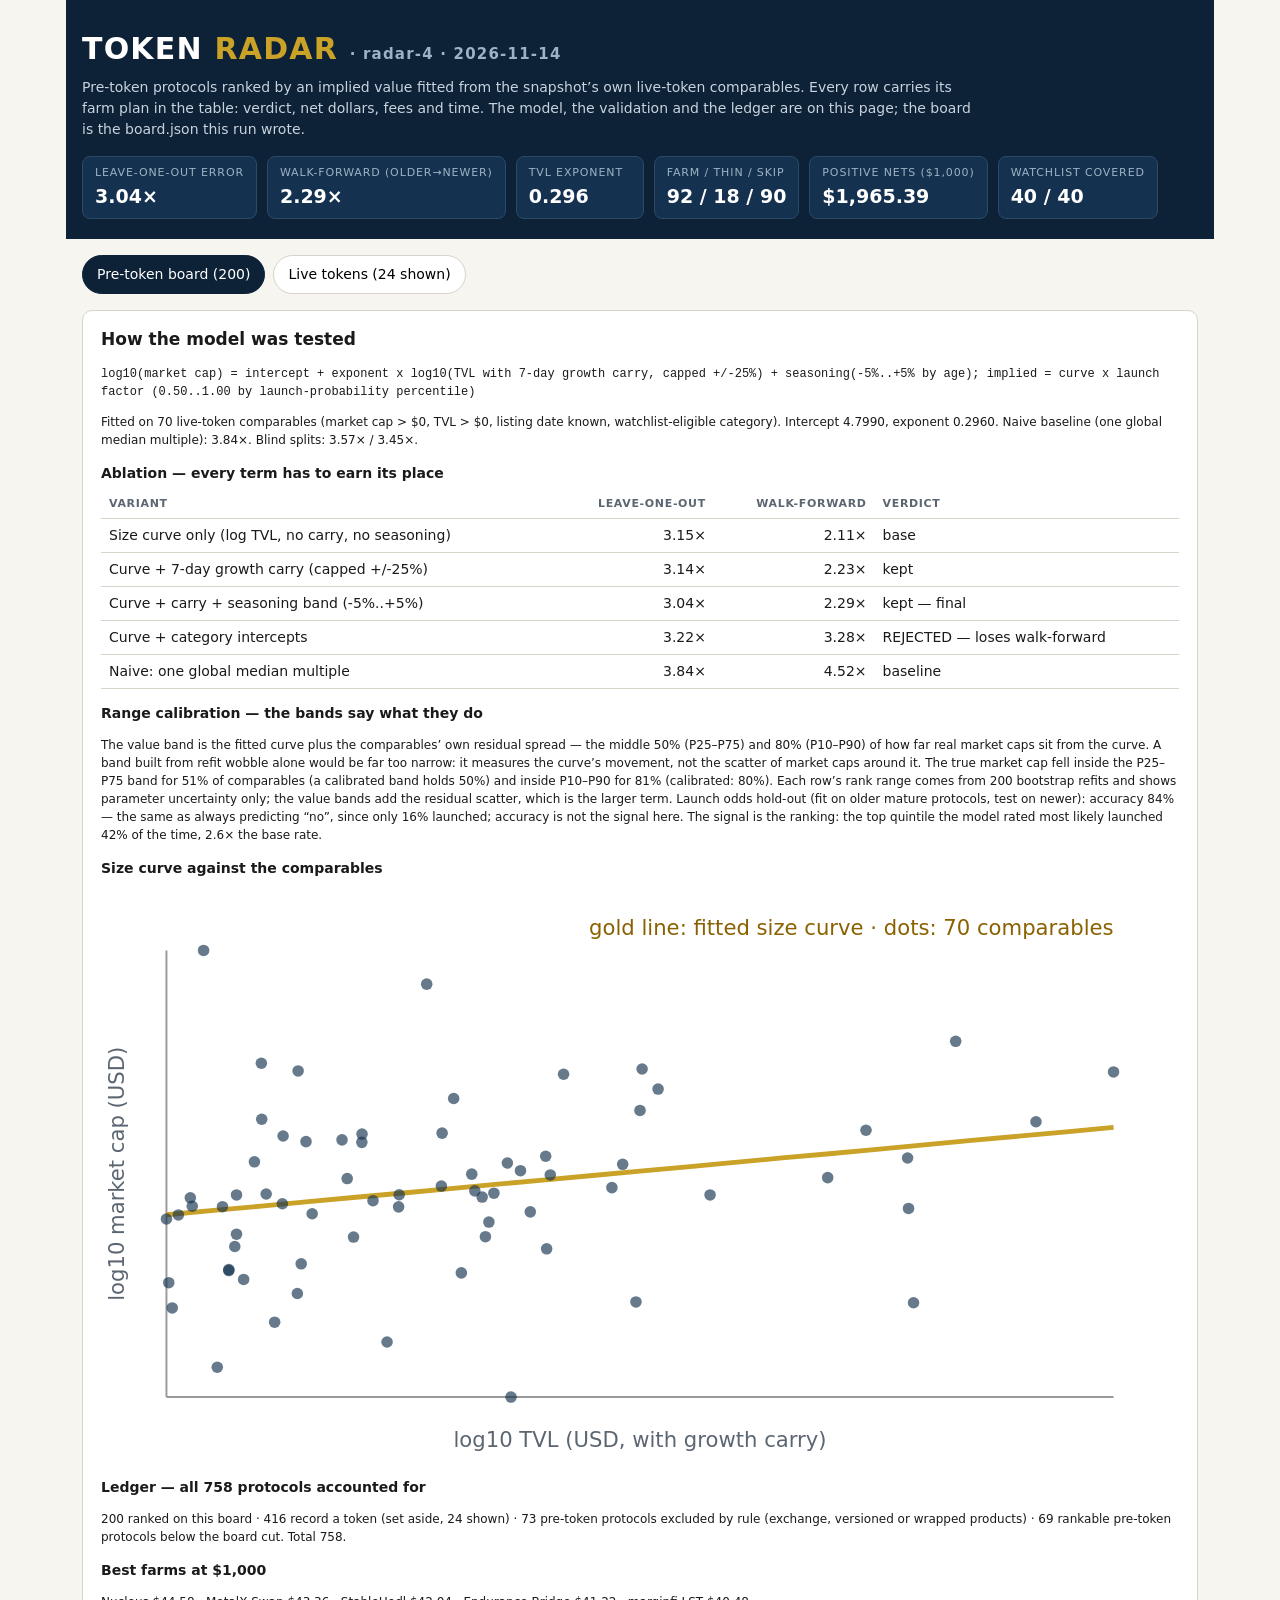
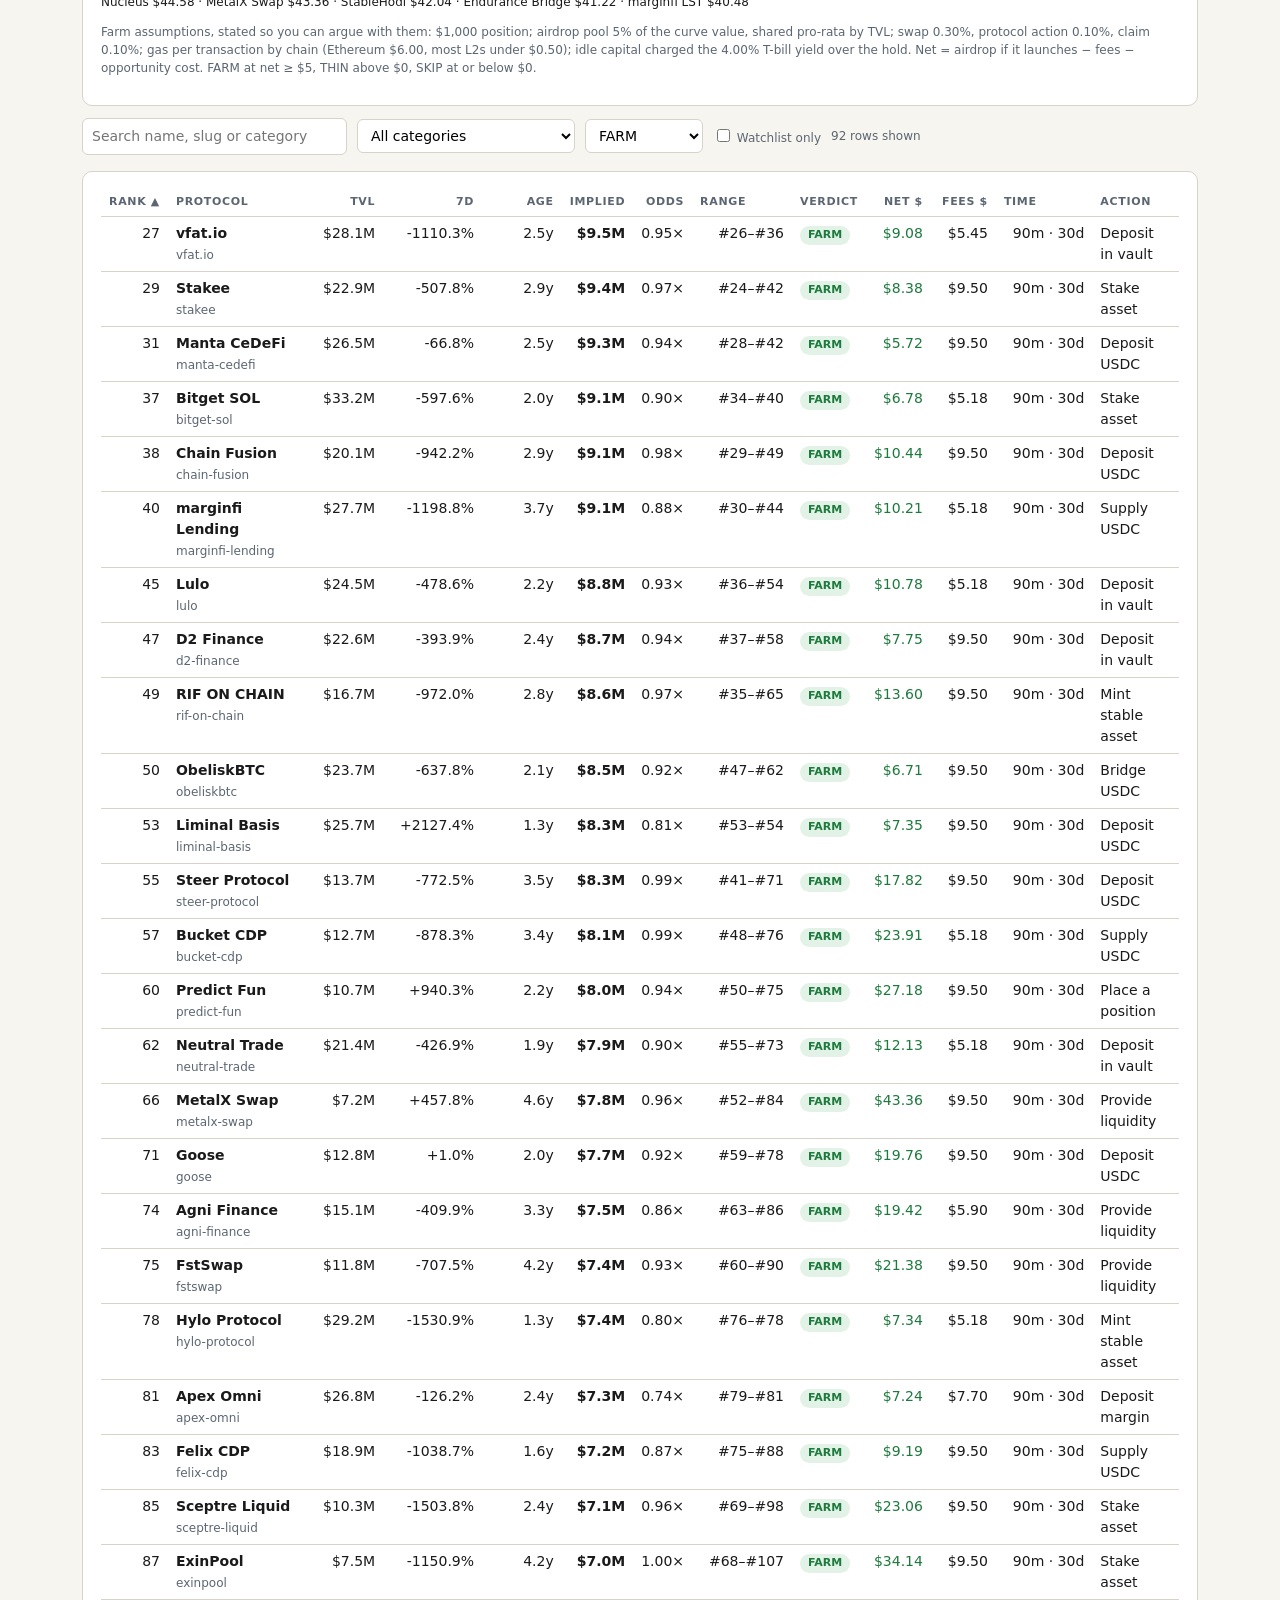
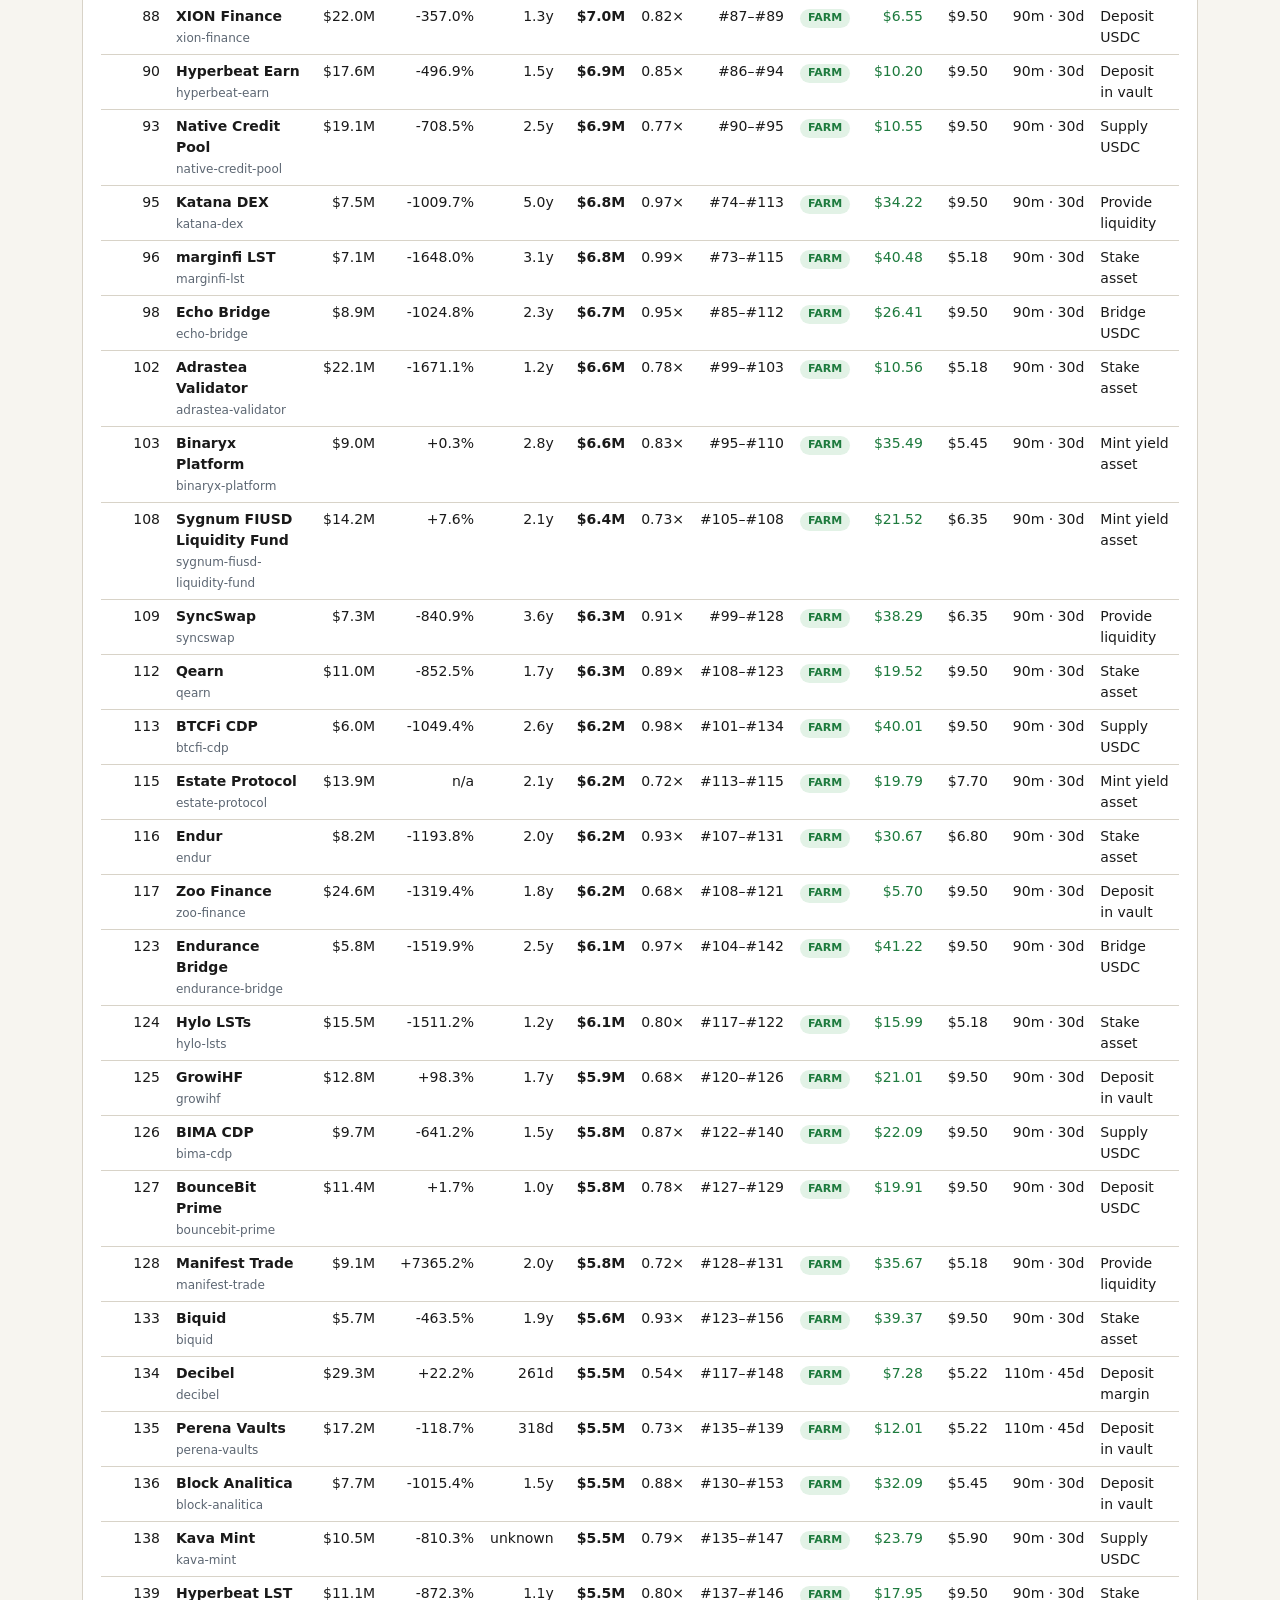
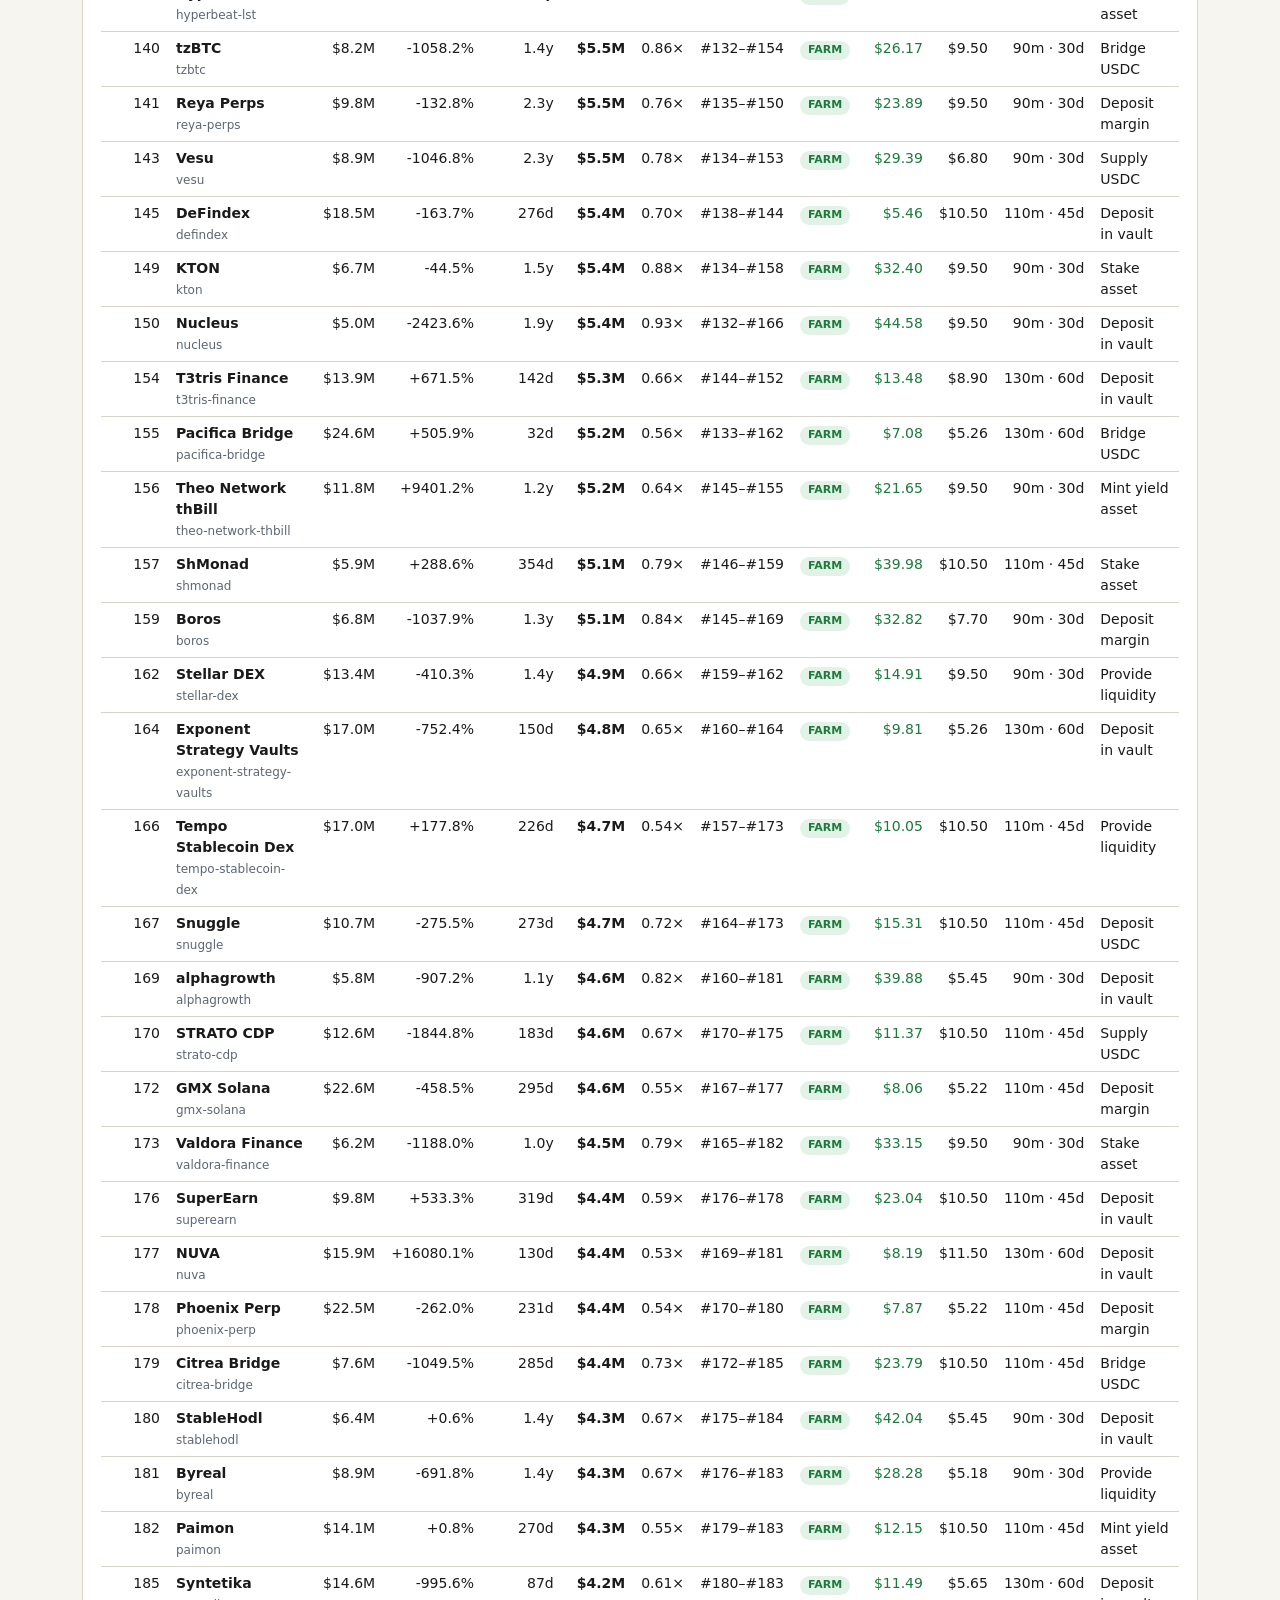
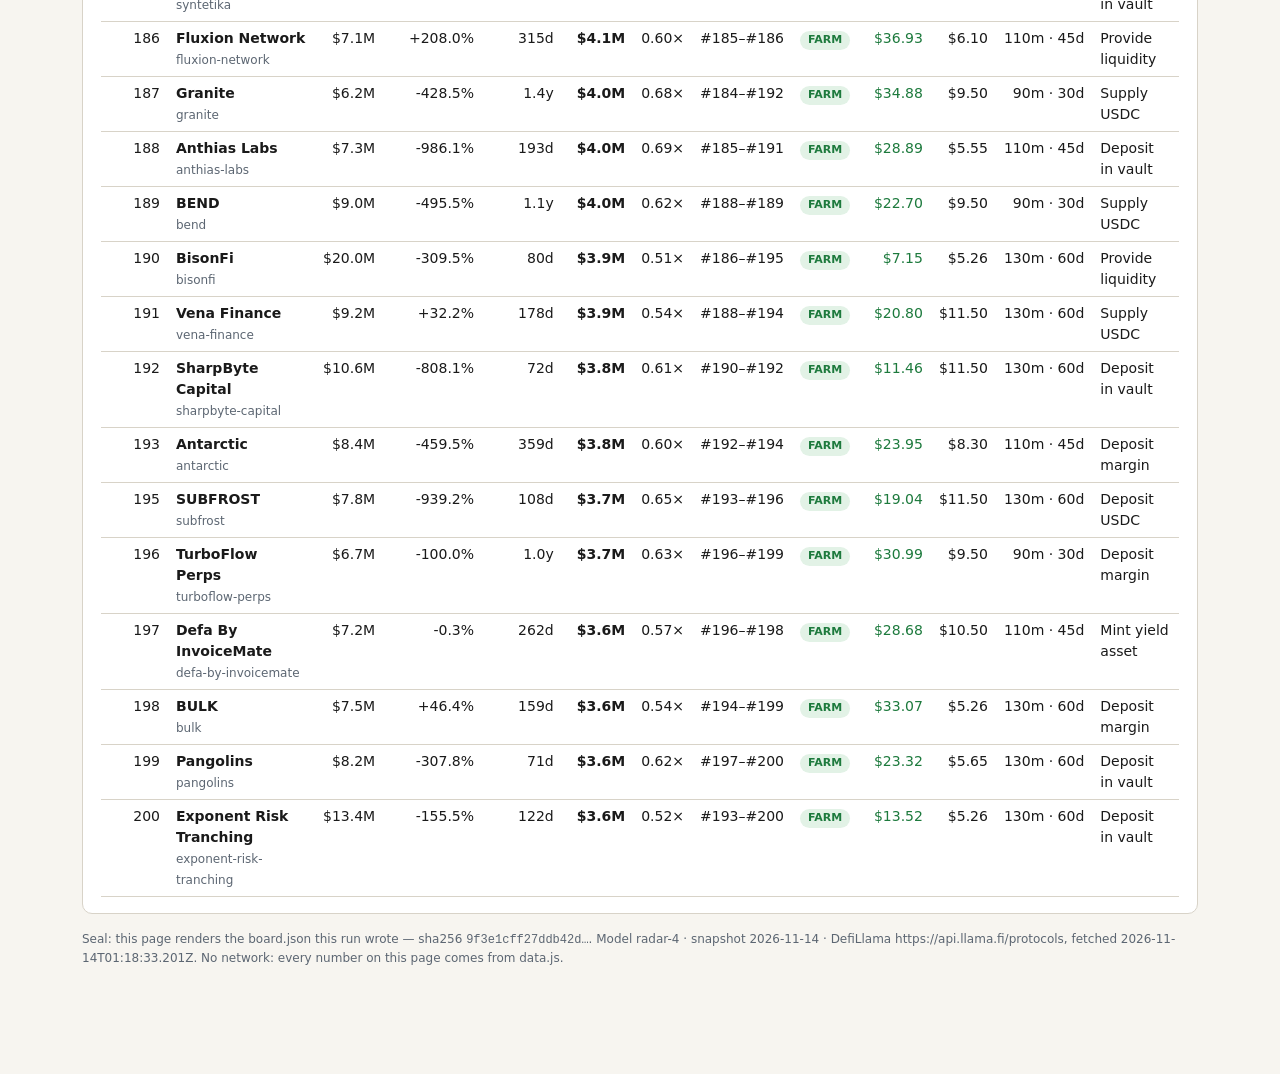
<file: filtered.html>
<!doctype html>
<html lang="en">
<head>
<meta charset="utf-8">
<meta name="viewport" content="width=device-width, initial-scale=1">
<title>Token Radar — pre-token protocols ranked by implied value</title>
<style>
:root {
  --navy: #0d2137;
  --navy2: #14324f;
  --gold: #c9a227;
  --paper: #f7f5f0;
  --card: #ffffff;
  --ink: #1a1a1a;
  --mut: #5c6672;
  --line: #d8d3c8;
  --green: #1d7a3d;
  --greenbg: #e2f2e6;
  --amber: #8a6100;
  --amberbg: #fdf0cd;
  --greybg: #eceae4;
  --red: #a33a2a;
}
* { box-sizing: border-box; }
body { margin: 0; background: var(--paper); color: var(--ink); font: 14px/1.5 system-ui, -apple-system, "Segoe UI", sans-serif; }
.skip { position: absolute; left: -999px; top: 0; background: var(--gold); color: #111; padding: 8px 12px; }
.skip:focus { left: 8px; top: 8px; z-index: 9; }
.wrap { max-width: 1180px; margin: 0 auto; padding: 0 16px 48px; }
header.mast { background: var(--navy); color: #fff; padding: 26px 0 20px; }
header.mast h1 { margin: 0; font-size: 30px; letter-spacing: .04em; }
header.mast h1 b { color: var(--gold); }
header.mast p { margin: 6px 0 0; color: #c8d3de; max-width: 900px; }
.stats { display: flex; flex-wrap: wrap; gap: 10px; margin: 16px 0 0; }
.stat { background: var(--navy2); border: 1px solid #2a4a68; border-radius: 8px; padding: 8px 12px; min-width: 128px; }
.stat .k { font-size: 11px; text-transform: uppercase; letter-spacing: .08em; color: #9db2c4; }
.stat .v { font-size: 19px; font-weight: 700; }
.card { background: var(--card); border: 1px solid var(--line); border-radius: 10px; padding: 16px 18px; margin-top: 16px; }
.card h2 { margin: 0 0 8px; font-size: 17px; }
.card h3 { margin: 14px 0 6px; font-size: 14px; }
.mut { color: var(--mut); }
.small { font-size: 12px; }
code, .mono { font-family: ui-monospace, "SF Mono", Menlo, monospace; }
table { border-collapse: collapse; width: 100%; }
th, td { text-align: left; padding: 6px 8px; border-bottom: 1px solid var(--line); vertical-align: top; }
th { font-size: 11px; text-transform: uppercase; letter-spacing: .06em; color: var(--mut); cursor: pointer; white-space: nowrap; }
th.num, td.num { text-align: right; font-variant-numeric: tabular-nums; white-space: nowrap; }
tbody tr { cursor: pointer; }
tbody tr:hover { background: #f2efe7; }
tbody tr.sel { background: #fdf6dd; }
.pill { display: inline-block; padding: 1px 8px; border-radius: 999px; font-size: 11px; font-weight: 700; }
.pill.FARM { background: var(--greenbg); color: var(--green); }
.pill.THIN { background: var(--amberbg); color: var(--amber); }
.pill.SKIP { background: var(--greybg); color: var(--mut); }
.controls { display: flex; flex-wrap: wrap; gap: 10px; align-items: center; margin-top: 12px; }
.controls input[type="search"], .controls select { padding: 7px 9px; border: 1px solid var(--line); border-radius: 6px; font: inherit; background: #fff; }
.controls label { font-size: 12px; color: var(--mut); }
.tabs { display: flex; gap: 8px; margin-top: 16px; }
.tabs button { padding: 8px 14px; border: 1px solid var(--line); background: #fff; border-radius: 999px; font: inherit; cursor: pointer; }
.tabs button.on { background: var(--navy); color: #fff; border-color: var(--navy); }
.detail { border-left: 4px solid var(--gold); }
.detail .grid { display: grid; grid-template-columns: repeat(auto-fit, minmax(180px, 1fr)); gap: 10px; margin: 10px 0; }
.detail .cell { background: var(--paper); border-radius: 8px; padding: 8px 10px; }
.detail .cell .k { font-size: 11px; text-transform: uppercase; letter-spacing: .06em; color: var(--mut); }
.detail .cell .v { font-size: 16px; font-weight: 700; }
ol.steps { margin: 6px 0 0; padding-left: 20px; }
ol.steps li { margin-bottom: 6px; }
.scatter { width: 100%; height: auto; display: block; }
.foot { margin-top: 16px; color: var(--mut); }
.neg { color: var(--red); }
.pos { color: var(--green); }

</style>
</head>
<body>
<a class="skip" href="#board">Skip to the board</a>
<main id="board" tabindex="-1" aria-busy="true"></main>
<script>
window.RADAR={"as_of":"2026-11-14","source":"DefiLlama https://api.llama.fi/protocols, fetched 2026-11-14T01:18:33.201Z","floor_usd":50000000,"model_version":"radar-4","model":{"formula":"log10(market cap) = intercept + exponent x log10(TVL with 7-day growth carry, capped +/-25%) + seasoning(-5%..+5% by age); implied = curve x launch factor (0.50..1.00 by launch-probability percentile)","exponent":0.296,"intercept":4.799,"comps":70},"validation":{"comps":70,"exponent":0.2960060017594209,"intercept":4.798983785614813,"loo":3.0432098707983903,"wfOlderNewer":2.2855420370547095,"wfNewerOlder":2.501843478420148,"blindA":3.5749706506342367,"blindB":3.4526001983267567,"naive":3.8413759788783883,"ablation":[{"variant":"Size curve only (log TVL, no carry, no seasoning)","loo":3.1489077878654497,"wf":2.105666251335187,"kept":"base"},{"variant":"Curve + 7-day growth carry (capped +/-25%)","loo":3.1378480948252414,"wf":2.2269510687599023,"kept":"kept"},{"variant":"Curve + carry + seasoning band (-5%..+5%)","loo":3.0432098707983903,"wf":2.2855420370547095,"kept":"kept — final"},{"variant":"Curve + category intercepts","loo":3.2158107125864293,"wf":3.2817016939955397,"kept":"REJECTED — loses walk-forward"},{"variant":"Naive: one global median multiple","loo":3.8413759788783883,"wf":4.519543071388528,"kept":"baseline"}],"cal2575":0.5142857142857142,"cal1090":0.8142857142857143,"launchHoldout":{"accuracy":0.8387096774193549,"base":0.16129032258064516,"topQuintile":0.4166666666666667}},"launch":{"mature":123,"beta":[-0.8127,-0.4513,5.7638,-1.3227]},"board_size":200,"watchlist_size":40,"early_size":160,"live_size":24,"ledger":{"ranked":200,"live_total":416,"live_shown":24,"excluded_by_rule":73,"below_cut":69,"total":758},"aggregate":{"farm":92,"thin":18,"skip":90,"sum_positive_net":1965.39,"sum_fees_farm":743.76,"total_minutes_farm":9080,"best_farms":[{"slug":"nucleus","name":"Nucleus","net":44.58},{"slug":"metalx-swap","name":"MetalX Swap","net":43.36},{"slug":"stablehodl","name":"StableHodl","net":42.04},{"slug":"endurance-bridge","name":"Endurance Bridge","net":41.22},{"slug":"marginfi-lst","name":"marginfi LST","net":40.48}]},"scatter":{"points":[{"x":7.018,"y":7.4863},{"x":6.9932,"y":8.203},{"x":6.9461,"y":7.5445},{"x":7.4453,"y":7.0373},{"x":6.7745,"y":6.1814},{"x":9.3207,"y":7.6879},{"x":7.3991,"y":9.0824},{"x":6.8554,"y":7.2817},{"x":7.7258,"y":6.7747},{"x":8.0786,"y":8.222},{"x":7.4842,"y":7.9231},{"x":7.665,"y":4.9004},{"x":8.9157,"y":7.3221},{"x":7.9831,"y":7.0219},{"x":9.5656,"y":8.193},{"x":7.2297,"y":6.8892},{"x":6.7992,"y":6.948},{"x":6.9434,"y":6.858},{"x":6.9194,"y":5.6592},{"x":6.9907,"y":5.9491},{"x":9.0675,"y":8.5026},{"x":6.877,"y":8.2802},{"x":6.8784,"y":7.7135},{"x":7.5738,"y":6.9259},{"x":7.7772,"y":6.402},{"x":6.6532,"y":6.9169},{"x":7.1683,"y":6.5202},{"x":8.9186,"y":6.8114},{"x":6.5959,"y":5.8022},{"x":8.6641,"y":7.1225},{"x":7.1946,"y":7.5634},{"x":7.6945,"y":7.1923},{"x":7.3105,"y":6.8264},{"x":7.5409,"y":7.1573},{"x":7.274,"y":5.4578},{"x":6.7989,"y":6.55},{"x":6.5779,"y":6.7026},{"x":6.6157,"y":6.7434},{"x":6.7382,"y":5.2024},{"x":7.3119,"y":6.9483},{"x":6.7546,"y":6.828},{"x":8.9344,"y":5.8558},{"x":8.0168,"y":7.2576},{"x":8.1291,"y":8.0186},{"x":6.6954,"y":9.4226},{"x":8.7849,"y":7.6017},{"x":8.0592,"y":5.8627},{"x":6.6593,"y":6.8316},{"x":7.5083,"y":6.1568},{"x":7.4474,"y":7.5728},{"x":7.0378,"y":6.7568},{"x":8.2925,"y":6.9479},{"x":7.1943,"y":7.4786},{"x":6.8216,"y":6.0923},{"x":7.5506,"y":6.9871},{"x":6.5853,"y":6.058},{"x":6.7744,"y":6.1902},{"x":7.5842,"y":6.5234},{"x":7.0028,"y":6.2497},{"x":7.595,"y":6.673},{"x":6.8924,"y":6.9567},{"x":8.0717,"y":7.8021},{"x":7.7744,"y":7.3383},{"x":7.1319,"y":7.5044},{"x":7.611,"y":6.9641},{"x":7.1481,"y":7.1131},{"x":7.7886,"y":7.1502},{"x":7.8307,"y":8.169},{"x":7.6534,"y":7.2698},{"x":6.7932,"y":6.425}],"line":[{"x":6.5779,"y":6.7461},{"x":6.7273,"y":6.7903},{"x":6.8767,"y":6.8345},{"x":7.0261,"y":6.8787},{"x":7.1754,"y":6.923},{"x":7.3248,"y":6.9672},{"x":7.4742,"y":7.0114},{"x":7.6236,"y":7.0556},{"x":7.773,"y":7.0998},{"x":7.9224,"y":7.1441},{"x":8.0718,"y":7.1883},{"x":8.2211,"y":7.2325},{"x":8.3705,"y":7.2767},{"x":8.5199,"y":7.3209},{"x":8.6693,"y":7.3651},{"x":8.8187,"y":7.4094},{"x":8.9681,"y":7.4536},{"x":9.1174,"y":7.4978},{"x":9.2668,"y":7.542},{"x":9.4162,"y":7.5862},{"x":9.5656,"y":7.6305}]},"seal":"9f3e1cff27ddb42d3c476cadfcd7ed3a87d544dc3b500630b04e15290b09e0d8","rows":[{"rank":1,"slug":"gauntlet","name":"Gauntlet","category":"Risk Curators","chains":["Base","Binance","Ethereum","Arbitrum","Stable","Morph","Solana","Hyperliquid L1","Polygon","Optimism","Unichain","Katana","Arc","Tempo"],"tvl_usd":1577685462,"change_7d":5.645,"age_days":543,"watch":true,"implied_value_usd":25020082,"curve_value_usd":35475459,"launch_p":0.064,"launch_factor":0.7053,"rank_low":1,"rank_high":2,"verdict":"SKIP","net_usd":-7.61,"fees_usd":5.45,"hold_days":30,"minutes":90,"action":"Deposit in vault","farm_steps":["Use a fresh wallet that holds only the funds you plan to farm, and keep its seed phrase offline Cost: $0.00. Time: 5 minutes.","Swap $1,000 of USDC onto Base for gas and the deposit Cost: $3.05 (0.30% swap fee plus one gas transaction). Time: 10 minutes.","Deposit $1,000 into a Gauntlet vault and keep the shares. Cost: $1.10 ($1.00 protocol fee plus two gas transactions). Time: 15 minutes.","Make one qualifying action each week for 5 weeks, such as a deposit, a borrow, a swap or a vote Cost: $0.25 (5 gas transactions). Time: 10 minutes a week.","Hold the position for 30 days so the activity is counted in more than one snapshot Cost: $3.29 of yield given up at the 4.00% T-bill rate. Time: 30 days.","Claim only from the protocol's own rewards page, never from a link in a chat, and exit the position Cost: $1.05 ($1.00 plus one gas transaction). Time: 10 minutes."]},{"rank":2,"slug":"steakhouse-financial","name":"Steakhouse Financial","category":"Risk Curators","chains":["Base","Ethereum","Robinhood Chain","Arbitrum","Solana","Monad","Arc","Katana","Polygon","Unichain","Corn"],"tvl_usd":2753981495,"change_7d":-2.1935,"age_days":543,"watch":true,"implied_value_usd":24837728,"curve_value_usd":35964608,"launch_p":0.0578,"launch_factor":0.6906,"rank_low":2,"rank_high":2,"verdict":"SKIP","net_usd":-8.08,"fees_usd":5.45,"hold_days":30,"minutes":90,"action":"Deposit in vault","farm_steps":["Use a fresh wallet that holds only the funds you plan to farm, and keep its seed phrase offline Cost: $0.00. Time: 5 minutes.","Swap $1,000 of USDC onto Base for gas and the deposit Cost: $3.05 (0.30% swap fee plus one gas transaction). Time: 10 minutes.","Deposit $1,000 into a Steakhouse Financial vault and keep the shares. Cost: $1.10 ($1.00 protocol fee plus two gas transactions). Time: 15 minutes.","Make one qualifying action each week for 5 weeks, such as a deposit, a borrow, a swap or a vote Cost: $0.25 (5 gas transactions). Time: 10 minutes a week.","Hold the position for 30 days so the activity is counted in more than one snapshot Cost: $3.29 of yield given up at the 4.00% T-bill rate. Time: 30 days.","Claim only from the protocol's own rewards page, never from a link in a chat, and exit the position Cost: $1.05 ($1.00 plus one gas transaction). Time: 10 minutes."]},{"rank":3,"slug":"veda","name":"Veda","category":"Onchain Capital Allocator","chains":["Ink","Ethereum","Optimism","Monad","Plasma","Hyperliquid L1","Arbitrum","Base","Berachain","Sonic","Binance","BOB","Scroll"],"tvl_usd":1563415482,"change_7d":-8.2898,"age_days":632,"watch":true,"implied_value_usd":22856139,"curve_value_usd":30989835,"launch_p":0.0797,"launch_factor":0.7375,"rank_low":3,"rank_high":3,"verdict":"SKIP","net_usd":-11.8,"fees_usd":9.5,"hold_days":30,"minutes":90,"action":"Deposit in vault","farm_steps":["Use a fresh wallet that holds only the funds you plan to farm, and keep its seed phrase offline Cost: $0.00. Time: 5 minutes.","Swap $1,000 of USDC onto Ink for gas and the deposit Cost: $3.50 (0.30% swap fee plus one gas transaction). Time: 10 minutes.","Deposit $1,000 into a Veda vault and keep the shares. Cost: $2.00 ($1.00 protocol fee plus two gas transactions). Time: 15 minutes.","Make one qualifying action each week for 5 weeks, such as a deposit, a borrow, a swap or a vote Cost: $2.50 (5 gas transactions). Time: 10 minutes a week.","Hold the position for 30 days so the activity is counted in more than one snapshot Cost: $3.29 of yield given up at the 4.00% T-bill rate. Time: 30 days.","Claim only from the protocol's own rewards page, never from a link in a chat, and exit the position Cost: $1.50 ($1.00 plus one gas transaction). Time: 10 minutes."]},{"rank":4,"slug":"upshift","name":"Upshift","category":"Onchain Capital Allocator","chains":["Ethereum","Stellar","Flare","Monad","Hyperliquid L1","Avalanche","Solana","Fluent","Base","Citrea","Sui","Plasma","Binance","Mezo","Ink"],"tvl_usd":499083733,"change_7d":8.3117,"age_days":710,"watch":true,"implied_value_usd":21268166,"curve_value_usd":26134936,"launch_p":0.1157,"launch_factor":0.8138,"rank_low":4,"rank_high":4,"verdict":"SKIP","net_usd":-59.67,"fees_usd":59,"hold_days":30,"minutes":90,"action":"Deposit in vault","farm_steps":["Use a fresh wallet that holds only the funds you plan to farm, and keep its seed phrase offline Cost: $0.00. Time: 5 minutes.","Swap $1,000 of USDC onto Ethereum for gas and the deposit Cost: $9.00 (0.30% swap fee plus one gas transaction). Time: 10 minutes.","Deposit $1,000 into a Upshift vault and keep the shares. Cost: $13.00 ($1.00 protocol fee plus two gas transactions). Time: 15 minutes.","Make one qualifying action each week for 5 weeks, such as a deposit, a borrow, a swap or a vote Cost: $30.00 (5 gas transactions). Time: 10 minutes a week.","Hold the position for 30 days so the activity is counted in more than one snapshot Cost: $3.29 of yield given up at the 4.00% T-bill rate. Time: 30 days.","Claim only from the protocol's own rewards page, never from a link in a chat, and exit the position Cost: $7.00 ($1.00 plus one gas transaction). Time: 10 minutes."]},{"rank":5,"slug":"usdd","name":"USDD","category":"CDP","chains":["Tron","Ethereum","Binance"],"tvl_usd":1055793606,"change_7d":-2.8062,"age_days":611,"watch":true,"implied_value_usd":20460354,"curve_value_usd":27468428,"launch_p":0.0815,"launch_factor":0.7449,"rank_low":5,"rank_high":5,"verdict":"SKIP","net_usd":-11.49,"fees_usd":9.5,"hold_days":30,"minutes":90,"action":"Supply USDC","farm_steps":["Use a fresh wallet that holds only the funds you plan to farm, and keep its seed phrase offline Cost: $0.00. Time: 5 minutes.","Swap $1,000 of USDC onto Tron for gas and the deposit Cost: $3.50 (0.30% swap fee plus one gas transaction). Time: 10 minutes.","Supply $1,000 of USDC to USDD and keep the loan open. Cost: $2.00 ($1.00 protocol fee plus two gas transactions). Time: 15 minutes.","Make one qualifying action each week for 5 weeks, such as a deposit, a borrow, a swap or a vote Cost: $2.50 (5 gas transactions). Time: 10 minutes a week.","Hold the position for 30 days so the activity is counted in more than one snapshot Cost: $3.29 of yield given up at the 4.00% T-bill rate. Time: 30 days.","Claim only from the protocol's own rewards page, never from a link in a chat, and exit the position Cost: $1.50 ($1.00 plus one gas transaction). Time: 10 minutes."]},{"rank":6,"slug":"symbiotic","name":"Symbiotic","category":"Collateral Markets","chains":["Ethereum"],"tvl_usd":253923299,"change_7d":-12.0318,"age_days":886,"watch":true,"implied_value_usd":16988738,"curve_value_usd":19087841,"launch_p":0.1792,"launch_factor":0.89,"rank_low":6,"rank_high":6,"verdict":"SKIP","net_usd":-58.53,"fees_usd":59,"hold_days":30,"minutes":90,"action":"Supply USDC","farm_steps":["Use a fresh wallet that holds only the funds you plan to farm, and keep its seed phrase offline Cost: $0.00. Time: 5 minutes.","Swap $1,000 of USDC onto Ethereum for gas and the deposit Cost: $9.00 (0.30% swap fee plus one gas transaction). Time: 10 minutes.","Supply $1,000 of USDC to Symbiotic and keep the loan open. Cost: $13.00 ($1.00 protocol fee plus two gas transactions). Time: 15 minutes.","Make one qualifying action each week for 5 weeks, such as a deposit, a borrow, a swap or a vote Cost: $30.00 (5 gas transactions). Time: 10 minutes a week.","Hold the position for 30 days so the activity is counted in more than one snapshot Cost: $3.29 of yield given up at the 4.00% T-bill rate. Time: 30 days.","Claim only from the protocol's own rewards page, never from a link in a chat, and exit the position Cost: $7.00 ($1.00 plus one gas transaction). Time: 10 minutes."]},{"rank":7,"slug":"hive-protocol","name":"Hive Protocol","category":"Chain","chains":["BSquared"],"tvl_usd":198776765,"change_7d":-10.181,"age_days":925,"watch":true,"implied_value_usd":16246072,"curve_value_usd":17899549,"launch_p":0.1983,"launch_factor":0.9076,"rank_low":7,"rank_high":7,"verdict":"SKIP","net_usd":-8.29,"fees_usd":9.5,"hold_days":30,"minutes":90,"action":"Deposit USDC","farm_steps":["Use a fresh wallet that holds only the funds you plan to farm, and keep its seed phrase offline Cost: $0.00. Time: 5 minutes.","Swap $1,000 of USDC onto BSquared for gas and the deposit Cost: $3.50 (0.30% swap fee plus one gas transaction). Time: 10 minutes.","Deposit $1,000 of USDC into Hive Protocol and keep the position open. Cost: $2.00 ($1.00 protocol fee plus two gas transactions). Time: 15 minutes.","Make one qualifying action each week for 5 weeks, such as a deposit, a borrow, a swap or a vote Cost: $2.50 (5 gas transactions). Time: 10 minutes a week.","Hold the position for 30 days so the activity is counted in more than one snapshot Cost: $3.29 of yield given up at the 4.00% T-bill rate. Time: 30 days.","Claim only from the protocol's own rewards page, never from a link in a chat, and exit the position Cost: $1.50 ($1.00 plus one gas transaction). Time: 10 minutes."]},{"rank":8,"slug":"lofty","name":"Lofty","category":"RWA","chains":["Algorand"],"tvl_usd":101135900,"change_7d":0.025,"age_days":1563,"watch":true,"implied_value_usd":14631895,"curve_value_usd":16659353,"launch_p":0.1706,"launch_factor":0.8783,"rank_low":8,"rank_high":8,"verdict":"SKIP","net_usd":-4.55,"fees_usd":9.5,"hold_days":30,"minutes":90,"action":"Mint yield asset","farm_steps":["Use a fresh wallet that holds only the funds you plan to farm, and keep its seed phrase offline Cost: $0.00. Time: 5 minutes.","Swap $1,000 of USDC onto Algorand for gas and the deposit Cost: $3.50 (0.30% swap fee plus one gas transaction). Time: 10 minutes.","Mint $1,000 of the protocol's yield asset and hold it. Cost: $2.00 ($1.00 protocol fee plus two gas transactions). Time: 15 minutes.","Make one qualifying action each week for 5 weeks, such as a deposit, a borrow, a swap or a vote Cost: $2.50 (5 gas transactions). Time: 10 minutes a week.","Hold the position for 30 days so the activity is counted in more than one snapshot Cost: $3.29 of yield given up at the 4.00% T-bill rate. Time: 30 days.","Claim only from the protocol's own rewards page, never from a link in a chat, and exit the position Cost: $1.50 ($1.00 plus one gas transaction). Time: 10 minutes."]},{"rank":9,"slug":"b14g","name":"b14g","category":"Restaking","chains":["Bitcoin","CORE","Babylon Genesis"],"tvl_usd":173941404,"change_7d":-28.5327,"age_days":694,"watch":true,"implied_value_usd":13746766,"curve_value_usd":16390375,"launch_p":0.1341,"launch_factor":0.8387,"rank_low":9,"rank_high":10,"verdict":"SKIP","net_usd":-8.08,"fees_usd":9.5,"hold_days":30,"minutes":90,"action":"Stake asset","farm_steps":["Use a fresh wallet that holds only the funds you plan to farm, and keep its seed phrase offline Cost: $0.00. Time: 5 minutes.","Swap $1,000 of USDC onto Bitcoin for gas and the deposit Cost: $3.50 (0.30% swap fee plus one gas transaction). Time: 10 minutes.","Stake $1,000 of the chain's staking asset through b14g and keep the receipt. Cost: $2.00 ($1.00 protocol fee plus two gas transactions). Time: 15 minutes.","Make one qualifying action each week for 5 weeks, such as a deposit, a borrow, a swap or a vote Cost: $2.50 (5 gas transactions). Time: 10 minutes a week.","Hold the position for 30 days so the activity is counted in more than one snapshot Cost: $3.29 of yield given up at the 4.00% T-bill rate. Time: 30 days.","Claim only from the protocol's own rewards page, never from a link in a chat, and exit the position Cost: $1.50 ($1.00 plus one gas transaction). Time: 10 minutes."]},{"rank":10,"slug":"lagoon","name":"Lagoon","category":"Onchain Capital Allocator","chains":["Ethereum","Arbitrum","Base","Binance","Avalanche","Plasma","Hyperliquid L1","TAC","Hemi","Linea","Rayls","Monad","Robinhood Chain","Optimism","Katana","Sonic","Mantle","Arc","Berachain","Flare","Polygon","Unichain","World Chain"],"tvl_usd":151263522,"change_7d":-3.2955,"age_days":691,"watch":true,"implied_value_usd":13250738,"curve_value_usd":15716528,"launch_p":0.1365,"launch_factor":0.8431,"rank_low":10,"rank_high":13,"verdict":"SKIP","net_usd":-57.09,"fees_usd":59,"hold_days":30,"minutes":90,"action":"Deposit in vault","farm_steps":["Use a fresh wallet that holds only the funds you plan to farm, and keep its seed phrase offline Cost: $0.00. Time: 5 minutes.","Swap $1,000 of USDC onto Ethereum for gas and the deposit Cost: $9.00 (0.30% swap fee plus one gas transaction). Time: 10 minutes.","Deposit $1,000 into a Lagoon vault and keep the shares. Cost: $13.00 ($1.00 protocol fee plus two gas transactions). Time: 15 minutes.","Make one qualifying action each week for 5 weeks, such as a deposit, a borrow, a swap or a vote Cost: $30.00 (5 gas transactions). Time: 10 minutes a week.","Hold the position for 30 days so the activity is counted in more than one snapshot Cost: $3.29 of yield given up at the 4.00% T-bill rate. Time: 30 days.","Claim only from the protocol's own rewards page, never from a link in a chat, and exit the position Cost: $7.00 ($1.00 plus one gas transaction). Time: 10 minutes."]},{"rank":11,"slug":"hyperithm","name":"Hyperithm","category":"Risk Curators","chains":["Monad","Ethereum","Arbitrum","Plasma","Solana","Hyperliquid L1","Katana","Stable","XRPL EVM","Binance"],"tvl_usd":221638535,"change_7d":-4.375,"age_days":543,"watch":true,"implied_value_usd":13156873,"curve_value_usd":17058911,"launch_p":0.0913,"launch_factor":0.7713,"rank_low":10,"rank_high":11,"verdict":"SKIP","net_usd":-8.94,"fees_usd":9.5,"hold_days":30,"minutes":90,"action":"Deposit in vault","farm_steps":["Use a fresh wallet that holds only the funds you plan to farm, and keep its seed phrase offline Cost: $0.00. Time: 5 minutes.","Swap $1,000 of USDC onto Monad for gas and the deposit Cost: $3.50 (0.30% swap fee plus one gas transaction). Time: 10 minutes.","Deposit $1,000 into a Hyperithm vault and keep the shares. Cost: $2.00 ($1.00 protocol fee plus two gas transactions). Time: 15 minutes.","Make one qualifying action each week for 5 weeks, such as a deposit, a borrow, a swap or a vote Cost: $2.50 (5 gas transactions). Time: 10 minutes a week.","Hold the position for 30 days so the activity is counted in more than one snapshot Cost: $3.29 of yield given up at the 4.00% T-bill rate. Time: 30 days.","Claim only from the protocol's own rewards page, never from a link in a chat, and exit the position Cost: $1.50 ($1.00 plus one gas transaction). Time: 10 minutes."]},{"rank":12,"slug":"k3-capital","name":"K3 Capital","category":"Risk Curators","chains":["Monad","Ethereum","Optimism","Hyperliquid L1","Plasma","Arbitrum","Binance","Unichain","Avalanche"],"tvl_usd":207711162,"change_7d":-8.9024,"age_days":543,"watch":true,"implied_value_usd":12931071,"curve_value_usd":16734327,"launch_p":0.0924,"launch_factor":0.7727,"rank_low":12,"rank_high":12,"verdict":"SKIP","net_usd":-8.76,"fees_usd":9.5,"hold_days":30,"minutes":90,"action":"Deposit in vault","farm_steps":["Use a fresh wallet that holds only the funds you plan to farm, and keep its seed phrase offline Cost: $0.00. Time: 5 minutes.","Swap $1,000 of USDC onto Monad for gas and the deposit Cost: $3.50 (0.30% swap fee plus one gas transaction). Time: 10 minutes.","Deposit $1,000 into a K3 Capital vault and keep the shares. Cost: $2.00 ($1.00 protocol fee plus two gas transactions). Time: 15 minutes.","Make one qualifying action each week for 5 weeks, such as a deposit, a borrow, a swap or a vote Cost: $2.50 (5 gas transactions). Time: 10 minutes a week.","Hold the position for 30 days so the activity is counted in more than one snapshot Cost: $3.29 of yield given up at the 4.00% T-bill rate. Time: 30 days.","Claim only from the protocol's own rewards page, never from a link in a chat, and exit the position Cost: $1.50 ($1.00 plus one gas transaction). Time: 10 minutes."]},{"rank":13,"slug":"clearstar","name":"Clearstar","category":"Risk Curators","chains":["Flare","Base","Ethereum","Monad","Hyperliquid L1","Starknet","Katana","Arbitrum","Hemi","Unichain","Polygon"],"tvl_usd":161773491,"change_7d":-10.0936,"age_days":543,"watch":true,"implied_value_usd":12122810,"curve_value_usd":15540896,"launch_p":0.0966,"launch_factor":0.7801,"rank_low":13,"rank_high":19,"verdict":"SKIP","net_usd":-7.98,"fees_usd":9.5,"hold_days":30,"minutes":90,"action":"Deposit in vault","farm_steps":["Use a fresh wallet that holds only the funds you plan to farm, and keep its seed phrase offline Cost: $0.00. Time: 5 minutes.","Swap $1,000 of USDC onto Flare for gas and the deposit Cost: $3.50 (0.30% swap fee plus one gas transaction). Time: 10 minutes.","Deposit $1,000 into a Clearstar vault and keep the shares. Cost: $2.00 ($1.00 protocol fee plus two gas transactions). Time: 15 minutes.","Make one qualifying action each week for 5 weeks, such as a deposit, a borrow, a swap or a vote Cost: $2.50 (5 gas transactions). Time: 10 minutes a week.","Hold the position for 30 days so the activity is counted in more than one snapshot Cost: $3.29 of yield given up at the 4.00% T-bill rate. Time: 30 days.","Claim only from the protocol's own rewards page, never from a link in a chat, and exit the position Cost: $1.50 ($1.00 plus one gas transaction). Time: 10 minutes."]},{"rank":14,"slug":"onre","name":"OnRe","category":"RWA","chains":["Solana"],"tvl_usd":308882355,"change_7d":0.1082,"age_days":488,"watch":true,"implied_value_usd":11972348,"curve_value_usd":20882714,"launch_p":0.021,"launch_factor":0.5733,"rank_low":11,"rank_high":20,"verdict":"SKIP","net_usd":-5.09,"fees_usd":5.18,"hold_days":30,"minutes":90,"action":"Mint yield asset","farm_steps":["Use a fresh wallet that holds only the funds you plan to farm, and keep its seed phrase offline Cost: $0.00. Time: 5 minutes.","Swap $1,000 of USDC onto Solana for gas and the deposit Cost: $3.02 (0.30% swap fee plus one gas transaction). Time: 10 minutes.","Mint $1,000 of the protocol's yield asset and hold it. Cost: $1.04 ($1.00 protocol fee plus two gas transactions). Time: 15 minutes.","Make one qualifying action each week for 5 weeks, such as a deposit, a borrow, a swap or a vote Cost: $0.10 (5 gas transactions). Time: 10 minutes a week.","Hold the position for 30 days so the activity is counted in more than one snapshot Cost: $3.29 of yield given up at the 4.00% T-bill rate. Time: 30 days.","Claim only from the protocol's own rewards page, never from a link in a chat, and exit the position Cost: $1.02 ($1.00 plus one gas transaction). Time: 10 minutes."]},{"rank":15,"slug":"lightning-network","name":"Lightning Network","category":"Payments","chains":["Bitcoin"],"tvl_usd":217862346,"change_7d":-10.1445,"age_days":null,"watch":true,"implied_value_usd":11906844,"curve_value_usd":16988426,"launch_p":0.0616,"launch_factor":0.7009,"rank_low":15,"rank_high":16,"verdict":"SKIP","net_usd":-8.89,"fees_usd":9.5,"hold_days":30,"minutes":90,"action":"Deposit USDC","farm_steps":["Use a fresh wallet that holds only the funds you plan to farm, and keep its seed phrase offline Cost: $0.00. Time: 5 minutes.","Swap $1,000 of USDC onto Bitcoin for gas and the deposit Cost: $3.50 (0.30% swap fee plus one gas transaction). Time: 10 minutes.","Deposit $1,000 of USDC into Lightning Network and keep the position open. Cost: $2.00 ($1.00 protocol fee plus two gas transactions). Time: 15 minutes.","Make one qualifying action each week for 5 weeks, such as a deposit, a borrow, a swap or a vote Cost: $2.50 (5 gas transactions). Time: 10 minutes a week.","Hold the position for 30 days so the activity is counted in more than one snapshot Cost: $3.29 of yield given up at the 4.00% T-bill rate. Time: 30 days.","Claim only from the protocol's own rewards page, never from a link in a chat, and exit the position Cost: $1.50 ($1.00 plus one gas transaction). Time: 10 minutes."]},{"rank":16,"slug":"opentrade","name":"OpenTrade","category":"RWA","chains":["Avalanche","Ethereum","Plume Mainnet"],"tvl_usd":241501527,"change_7d":-1.642,"age_days":708,"watch":true,"implied_value_usd":11820312,"curve_value_usd":18115624,"launch_p":0.0385,"launch_factor":0.6525,"rank_low":15,"rank_high":17,"verdict":"SKIP","net_usd":-7.24,"fees_usd":7.7,"hold_days":30,"minutes":90,"action":"Mint yield asset","farm_steps":["Use a fresh wallet that holds only the funds you plan to farm, and keep its seed phrase offline Cost: $0.00. Time: 5 minutes.","Swap $1,000 of USDC onto Avalanche for gas and the deposit Cost: $3.30 (0.30% swap fee plus one gas transaction). Time: 10 minutes.","Mint $1,000 of the protocol's yield asset and hold it. Cost: $1.60 ($1.00 protocol fee plus two gas transactions). Time: 15 minutes.","Make one qualifying action each week for 5 weeks, such as a deposit, a borrow, a swap or a vote Cost: $1.50 (5 gas transactions). Time: 10 minutes a week.","Hold the position for 30 days so the activity is counted in more than one snapshot Cost: $3.29 of yield given up at the 4.00% T-bill rate. Time: 30 days.","Claim only from the protocol's own rewards page, never from a link in a chat, and exit the position Cost: $1.30 ($1.00 plus one gas transaction). Time: 10 minutes."]},{"rank":17,"slug":"plume-vaults","name":"Plume Vaults","category":"RWA","chains":["Ethereum","Plume Mainnet","Solana","Binance","Avalanche"],"tvl_usd":211537977,"change_7d":-3.081,"age_days":749,"watch":true,"implied_value_usd":11721817,"curve_value_usd":17569844,"launch_p":0.0431,"launch_factor":0.6672,"rank_low":17,"rank_high":18,"verdict":"SKIP","net_usd":-58.13,"fees_usd":59,"hold_days":30,"minutes":90,"action":"Mint yield asset","farm_steps":["Use a fresh wallet that holds only the funds you plan to farm, and keep its seed phrase offline Cost: $0.00. Time: 5 minutes.","Swap $1,000 of USDC onto Ethereum for gas and the deposit Cost: $9.00 (0.30% swap fee plus one gas transaction). Time: 10 minutes.","Mint $1,000 of the protocol's yield asset and hold it. Cost: $13.00 ($1.00 protocol fee plus two gas transactions). Time: 15 minutes.","Make one qualifying action each week for 5 weeks, such as a deposit, a borrow, a swap or a vote Cost: $30.00 (5 gas transactions). Time: 10 minutes a week.","Hold the position for 30 days so the activity is counted in more than one snapshot Cost: $3.29 of yield given up at the 4.00% T-bill rate. Time: 30 days.","Claim only from the protocol's own rewards page, never from a link in a chat, and exit the position Cost: $7.00 ($1.00 plus one gas transaction). Time: 10 minutes."]},{"rank":18,"slug":"doppler-finance","name":"Doppler Finance","category":"CeDeFi","chains":["Ripple","Ethereum"],"tvl_usd":93316487,"change_7d":-14.4873,"age_days":638,"watch":true,"implied_value_usd":11239563,"curve_value_usd":13471673,"launch_p":0.1325,"launch_factor":0.8343,"rank_low":18,"rank_high":20,"verdict":"SKIP","net_usd":-5.57,"fees_usd":9.5,"hold_days":30,"minutes":90,"action":"Deposit USDC","farm_steps":["Use a fresh wallet that holds only the funds you plan to farm, and keep its seed phrase offline Cost: $0.00. Time: 5 minutes.","Swap $1,000 of USDC onto Ripple for gas and the deposit Cost: $3.50 (0.30% swap fee plus one gas transaction). Time: 10 minutes.","Deposit $1,000 of USDC into Doppler Finance and keep the position open. Cost: $2.00 ($1.00 protocol fee plus two gas transactions). Time: 15 minutes.","Make one qualifying action each week for 5 weeks, such as a deposit, a borrow, a swap or a vote Cost: $2.50 (5 gas transactions). Time: 10 minutes a week.","Hold the position for 30 days so the activity is counted in more than one snapshot Cost: $3.29 of yield given up at the 4.00% T-bill rate. Time: 30 days.","Claim only from the protocol's own rewards page, never from a link in a chat, and exit the position Cost: $1.50 ($1.00 plus one gas transaction). Time: 10 minutes."]},{"rank":19,"slug":"rockawayx","name":"RockawayX","category":"Risk Curators","chains":["Ethereum","Solana","Pharos","Monad","Sei","Base","Binance","Citrea","Etherlink","Plume Mainnet"],"tvl_usd":292506628,"change_7d":-2.5459,"age_days":233,"watch":true,"implied_value_usd":11041092,"curve_value_usd":17350288,"launch_p":0.0324,"launch_factor":0.6364,"rank_low":18,"rank_high":23,"verdict":"SKIP","net_usd":-72.97,"fees_usd":71,"hold_days":45,"minutes":110,"action":"Deposit in vault","farm_steps":["Use a fresh wallet that holds only the funds you plan to farm, and keep its seed phrase offline Cost: $0.00. Time: 5 minutes.","Swap $1,000 of USDC onto Ethereum for gas and the deposit Cost: $9.00 (0.30% swap fee plus one gas transaction). Time: 10 minutes.","Deposit $1,000 into a RockawayX vault and keep the shares. Cost: $13.00 ($1.00 protocol fee plus two gas transactions). Time: 15 minutes.","Make one qualifying action each week for 7 weeks, such as a deposit, a borrow, a swap or a vote Cost: $42.00 (7 gas transactions). Time: 10 minutes a week.","Hold the position for 45 days so the activity is counted in more than one snapshot Cost: $4.93 of yield given up at the 4.00% T-bill rate. Time: 45 days.","Claim only from the protocol's own rewards page, never from a link in a chat, and exit the position Cost: $7.00 ($1.00 plus one gas transaction). Time: 10 minutes."]},{"rank":20,"slug":"flux-finance","name":"Flux Finance","category":"Lending","chains":["Ethereum"],"tvl_usd":43614505,"change_7d":-0.0568,"age_days":1368,"watch":false,"implied_value_usd":11036847,"curve_value_usd":12671936,"launch_p":0.1566,"launch_factor":0.871,"rank_low":16,"rank_high":24,"verdict":"SKIP","net_usd":-47.76,"fees_usd":59,"hold_days":30,"minutes":90,"action":"Supply USDC","farm_steps":["Use a fresh wallet that holds only the funds you plan to farm, and keep its seed phrase offline Cost: $0.00. Time: 5 minutes.","Swap $1,000 of USDC onto Ethereum for gas and the deposit Cost: $9.00 (0.30% swap fee plus one gas transaction). Time: 10 minutes.","Supply $1,000 of USDC to Flux Finance and keep the loan open. Cost: $13.00 ($1.00 protocol fee plus two gas transactions). Time: 15 minutes.","Make one qualifying action each week for 5 weeks, such as a deposit, a borrow, a swap or a vote Cost: $30.00 (5 gas transactions). Time: 10 minutes a week.","Hold the position for 30 days so the activity is counted in more than one snapshot Cost: $3.29 of yield given up at the 4.00% T-bill rate. Time: 30 days.","Claim only from the protocol's own rewards page, never from a link in a chat, and exit the position Cost: $7.00 ($1.00 plus one gas transaction). Time: 10 minutes."]},{"rank":21,"slug":"nonce-capital","name":"Nonce Capital","category":"Risk Curators","chains":["Ethereum","Optimism"],"tvl_usd":513783671,"change_7d":-9.7377,"age_days":45,"watch":true,"implied_value_usd":10458712,"curve_value_usd":19703982,"launch_p":0.0115,"launch_factor":0.5308,"rank_low":18,"rank_high":39,"verdict":"SKIP","net_usd":-87.66,"fees_usd":83,"hold_days":60,"minutes":130,"action":"Deposit in vault","farm_steps":["Use a fresh wallet that holds only the funds you plan to farm, and keep its seed phrase offline Cost: $0.00. Time: 5 minutes.","Swap $1,000 of USDC onto Ethereum for gas and the deposit Cost: $9.00 (0.30% swap fee plus one gas transaction). Time: 10 minutes.","Deposit $1,000 into a Nonce Capital vault and keep the shares. Cost: $13.00 ($1.00 protocol fee plus two gas transactions). Time: 15 minutes.","Make one qualifying action each week for 9 weeks, such as a deposit, a borrow, a swap or a vote Cost: $54.00 (9 gas transactions). Time: 10 minutes a week.","Hold the position for 60 days so the activity is counted in more than one snapshot Cost: $6.58 of yield given up at the 4.00% T-bill rate. Time: 60 days.","Claim only from the protocol's own rewards page, never from a link in a chat, and exit the position Cost: $7.00 ($1.00 plus one gas transaction). Time: 10 minutes."]},{"rank":22,"slug":"reti-pooling","name":"Reti Pooling","category":"Staking Pool","chains":["Algorand"],"tvl_usd":65254391,"change_7d":-10.6865,"age_days":659,"watch":true,"implied_value_usd":10387088,"curve_value_usd":12171811,"launch_p":0.1472,"launch_factor":0.8534,"rank_low":22,"rank_high":28,"verdict":"SKIP","net_usd":-3.46,"fees_usd":9.5,"hold_days":30,"minutes":90,"action":"Stake asset","farm_steps":["Use a fresh wallet that holds only the funds you plan to farm, and keep its seed phrase offline Cost: $0.00. Time: 5 minutes.","Swap $1,000 of USDC onto Algorand for gas and the deposit Cost: $3.50 (0.30% swap fee plus one gas transaction). Time: 10 minutes.","Stake $1,000 of the chain's staking asset through Reti Pooling and keep the receipt. Cost: $2.00 ($1.00 protocol fee plus two gas transactions). Time: 15 minutes.","Make one qualifying action each week for 5 weeks, such as a deposit, a borrow, a swap or a vote Cost: $2.50 (5 gas transactions). Time: 10 minutes a week.","Hold the position for 30 days so the activity is counted in more than one snapshot Cost: $3.29 of yield given up at the 4.00% T-bill rate. Time: 30 days.","Claim only from the protocol's own rewards page, never from a link in a chat, and exit the position Cost: $1.50 ($1.00 plus one gas transaction). Time: 10 minutes."]},{"rank":23,"slug":"arrakis-modular","name":"Arrakis Modular","category":"Liquidity Manager","chains":["Ethereum","Base","Arbitrum","Plasma","Robinhood Chain","Binance"],"tvl_usd":48488073,"change_7d":-9.91,"age_days":752,"watch":false,"implied_value_usd":10167554,"curve_value_usd":11367659,"launch_p":0.1853,"launch_factor":0.8944,"rank_low":23,"rank_high":29,"verdict":"SKIP","net_usd":-50.57,"fees_usd":59,"hold_days":30,"minutes":90,"action":"Deposit USDC","farm_steps":["Use a fresh wallet that holds only the funds you plan to farm, and keep its seed phrase offline Cost: $0.00. Time: 5 minutes.","Swap $1,000 of USDC onto Ethereum for gas and the deposit Cost: $9.00 (0.30% swap fee plus one gas transaction). Time: 10 minutes.","Deposit $1,000 of USDC into Arrakis Modular and keep the position open. Cost: $13.00 ($1.00 protocol fee plus two gas transactions). Time: 15 minutes.","Make one qualifying action each week for 5 weeks, such as a deposit, a borrow, a swap or a vote Cost: $30.00 (5 gas transactions). Time: 10 minutes a week.","Hold the position for 30 days so the activity is counted in more than one snapshot Cost: $3.29 of yield given up at the 4.00% T-bill rate. Time: 30 days.","Claim only from the protocol's own rewards page, never from a link in a chat, and exit the position Cost: $7.00 ($1.00 plus one gas transaction). Time: 10 minutes."]},{"rank":24,"slug":"nodedao","name":"NodeDAO","category":"Liquid Staking","chains":["Ethereum"],"tvl_usd":27596683,"change_7d":-14.3713,"age_days":1276,"watch":false,"implied_value_usd":10158508,"curve_value_usd":10340451,"launch_p":0.3994,"launch_factor":0.9824,"rank_low":20,"rank_high":31,"verdict":"SKIP","net_usd":-43.55,"fees_usd":59,"hold_days":30,"minutes":90,"action":"Stake asset","farm_steps":["Use a fresh wallet that holds only the funds you plan to farm, and keep its seed phrase offline Cost: $0.00. Time: 5 minutes.","Swap $1,000 of USDC onto Ethereum for gas and the deposit Cost: $9.00 (0.30% swap fee plus one gas transaction). Time: 10 minutes.","Stake $1,000 of the chain's staking asset through NodeDAO and keep the receipt. Cost: $13.00 ($1.00 protocol fee plus two gas transactions). Time: 15 minutes.","Make one qualifying action each week for 5 weeks, such as a deposit, a borrow, a swap or a vote Cost: $30.00 (5 gas transactions). Time: 10 minutes a week.","Hold the position for 30 days so the activity is counted in more than one snapshot Cost: $3.29 of yield given up at the 4.00% T-bill rate. Time: 30 days.","Claim only from the protocol's own rewards page, never from a link in a chat, and exit the position Cost: $7.00 ($1.00 plus one gas transaction). Time: 10 minutes."]},{"rank":25,"slug":"galaxy-curation","name":"Galaxy Curation","category":"Risk Curators","chains":["Arc","Ethereum","Base"],"tvl_usd":129994276,"change_7d":11.2334,"age_days":177,"watch":true,"implied_value_usd":9708060,"curve_value_usd":15689330,"launch_p":0.0298,"launch_factor":0.6188,"rank_low":22,"rank_high":45,"verdict":"SKIP","net_usd":-12.04,"fees_usd":11.5,"hold_days":60,"minutes":130,"action":"Deposit in vault","farm_steps":["Use a fresh wallet that holds only the funds you plan to farm, and keep its seed phrase offline Cost: $0.00. Time: 5 minutes.","Swap $1,000 of USDC onto Arc for gas and the deposit Cost: $3.50 (0.30% swap fee plus one gas transaction). Time: 10 minutes.","Deposit $1,000 into a Galaxy Curation vault and keep the shares. Cost: $2.00 ($1.00 protocol fee plus two gas transactions). Time: 15 minutes.","Make one qualifying action each week for 9 weeks, such as a deposit, a borrow, a swap or a vote Cost: $4.50 (9 gas transactions). Time: 10 minutes a week.","Hold the position for 60 days so the activity is counted in more than one snapshot Cost: $6.58 of yield given up at the 4.00% T-bill rate. Time: 60 days.","Claim only from the protocol's own rewards page, never from a link in a chat, and exit the position Cost: $1.50 ($1.00 plus one gas transaction). Time: 10 minutes."]},{"rank":26,"slug":"origami-finance","name":"Origami Finance","category":"Leveraged Farming","chains":["Ethereum","Plasma","Berachain"],"tvl_usd":28834258,"change_7d":-27.5934,"age_days":915,"watch":false,"implied_value_usd":9539287,"curve_value_usd":10086502,"launch_p":0.2615,"launch_factor":0.9457,"rank_low":24,"rank_high":35,"verdict":"SKIP","net_usd":-44.8,"fees_usd":59,"hold_days":30,"minutes":90,"action":"Deposit in vault","farm_steps":["Use a fresh wallet that holds only the funds you plan to farm, and keep its seed phrase offline Cost: $0.00. Time: 5 minutes.","Swap $1,000 of USDC onto Ethereum for gas and the deposit Cost: $9.00 (0.30% swap fee plus one gas transaction). Time: 10 minutes.","Deposit $1,000 into the Origami Finance vault and keep the shares. Cost: $13.00 ($1.00 protocol fee plus two gas transactions). Time: 15 minutes.","Make one qualifying action each week for 5 weeks, such as a deposit, a borrow, a swap or a vote Cost: $30.00 (5 gas transactions). Time: 10 minutes a week.","Hold the position for 30 days so the activity is counted in more than one snapshot Cost: $3.29 of yield given up at the 4.00% T-bill rate. Time: 30 days.","Claim only from the protocol's own rewards page, never from a link in a chat, and exit the position Cost: $7.00 ($1.00 plus one gas transaction). Time: 10 minutes."]},{"rank":27,"slug":"vfat.io","name":"vfat.io","category":"Yield Aggregator","chains":["Base","Ethereum","Hyperliquid L1","Robinhood Chain","Arbitrum","Monad","Binance","Optimism","Avalanche","Polygon","Arc","Unichain","Ink","Sonic","Hemi","Cronos","Elysium Kinetiq","Celo","Linea","Plasma","Katana","Berachain","World Chain","Mantle","Peaq","MegaETH","Pulse","Soneium","Fraxtal","Scroll","Mode","BOT Chain","Tempo","Telos","Etherlink","MetalL2","ZetaChain","Fantom","Lisk"],"tvl_usd":28071625,"change_7d":-11.1034,"age_days":914,"watch":false,"implied_value_usd":9476578,"curve_value_usd":10004684,"launch_p":0.2621,"launch_factor":0.9472,"rank_low":26,"rank_high":36,"verdict":"FARM","net_usd":9.08,"fees_usd":5.45,"hold_days":30,"minutes":90,"action":"Deposit in vault","farm_steps":["Use a fresh wallet that holds only the funds you plan to farm, and keep its seed phrase offline Cost: $0.00. Time: 5 minutes.","Swap $1,000 of USDC onto Base for gas and the deposit Cost: $3.05 (0.30% swap fee plus one gas transaction). Time: 10 minutes.","Deposit $1,000 into the vfat.io vault and keep the shares. Cost: $1.10 ($1.00 protocol fee plus two gas transactions). Time: 15 minutes.","Make one qualifying action each week for 5 weeks, such as a deposit, a borrow, a swap or a vote Cost: $0.25 (5 gas transactions). Time: 10 minutes a week.","Hold the position for 30 days so the activity is counted in more than one snapshot Cost: $3.29 of yield given up at the 4.00% T-bill rate. Time: 30 days.","Claim only from the protocol's own rewards page, never from a link in a chat, and exit the position Cost: $1.05 ($1.00 plus one gas transaction). Time: 10 minutes."]},{"rank":28,"slug":"ring-few","name":"Ring Few","category":"Bridge","chains":["Ethereum","Hyperliquid L1","Binance","Base","Arbitrum","Blast"],"tvl_usd":24615549,"change_7d":-28.9758,"age_days":987,"watch":false,"implied_value_usd":9428054,"curve_value_usd":9771934,"launch_p":0.2952,"launch_factor":0.9648,"rank_low":26,"rank_high":39,"verdict":"SKIP","net_usd":-42.44,"fees_usd":59,"hold_days":30,"minutes":90,"action":"Bridge USDC","farm_steps":["Use a fresh wallet that holds only the funds you plan to farm, and keep its seed phrase offline Cost: $0.00. Time: 5 minutes.","Swap $1,000 of USDC onto Ethereum for gas and the deposit Cost: $9.00 (0.30% swap fee plus one gas transaction). Time: 10 minutes.","Bridge $1,000 of USDC through Ring Few and use the bridged funds in its app. Cost: $13.00 ($1.00 protocol fee plus two gas transactions). Time: 15 minutes.","Make one qualifying action each week for 5 weeks, such as a deposit, a borrow, a swap or a vote Cost: $30.00 (5 gas transactions). Time: 10 minutes a week.","Hold the position for 30 days so the activity is counted in more than one snapshot Cost: $3.29 of yield given up at the 4.00% T-bill rate. Time: 30 days.","Claim only from the protocol's own rewards page, never from a link in a chat, and exit the position Cost: $7.00 ($1.00 plus one gas transaction). Time: 10 minutes."]},{"rank":29,"slug":"stakee","name":"Stakee","category":"Liquid Staking","chains":["TON"],"tvl_usd":22926580,"change_7d":-5.0777,"age_days":1054,"watch":false,"implied_value_usd":9419657,"curve_value_usd":9704239,"launch_p":0.324,"launch_factor":0.9707,"rank_low":24,"rank_high":42,"verdict":"FARM","net_usd":8.38,"fees_usd":9.5,"hold_days":30,"minutes":90,"action":"Stake asset","farm_steps":["Use a fresh wallet that holds only the funds you plan to farm, and keep its seed phrase offline Cost: $0.00. Time: 5 minutes.","Swap $1,000 of USDC onto TON for gas and the deposit Cost: $3.50 (0.30% swap fee plus one gas transaction). Time: 10 minutes.","Stake $1,000 of the chain's staking asset through Stakee and keep the receipt. Cost: $2.00 ($1.00 protocol fee plus two gas transactions). Time: 15 minutes.","Make one qualifying action each week for 5 weeks, such as a deposit, a borrow, a swap or a vote Cost: $2.50 (5 gas transactions). Time: 10 minutes a week.","Hold the position for 30 days so the activity is counted in more than one snapshot Cost: $3.29 of yield given up at the 4.00% T-bill rate. Time: 30 days.","Claim only from the protocol's own rewards page, never from a link in a chat, and exit the position Cost: $1.50 ($1.00 plus one gas transaction). Time: 10 minutes."]},{"rank":30,"slug":"aegis-yusd","name":"Aegis YUSD","category":"Basis Trading","chains":["Ethereum","Binance"],"tvl_usd":34465848,"change_7d":0.0465,"age_days":583,"watch":false,"implied_value_usd":9275227,"curve_value_usd":10944126,"launch_p":0.1389,"launch_factor":0.8475,"rank_low":33,"rank_high":35,"verdict":"SKIP","net_usd":-46.41,"fees_usd":59,"hold_days":30,"minutes":90,"action":"Deposit USDC","farm_steps":["Use a fresh wallet that holds only the funds you plan to farm, and keep its seed phrase offline Cost: $0.00. Time: 5 minutes.","Swap $1,000 of USDC onto Ethereum for gas and the deposit Cost: $9.00 (0.30% swap fee plus one gas transaction). Time: 10 minutes.","Deposit $1,000 of USDC into Aegis YUSD and keep the position open. Cost: $13.00 ($1.00 protocol fee plus two gas transactions). Time: 15 minutes.","Make one qualifying action each week for 5 weeks, such as a deposit, a borrow, a swap or a vote Cost: $30.00 (5 gas transactions). Time: 10 minutes a week.","Hold the position for 30 days so the activity is counted in more than one snapshot Cost: $3.29 of yield given up at the 4.00% T-bill rate. Time: 30 days.","Claim only from the protocol's own rewards page, never from a link in a chat, and exit the position Cost: $7.00 ($1.00 plus one gas transaction). Time: 10 minutes."]},{"rank":31,"slug":"manta-cedefi","name":"Manta CeDeFi","category":"Basis Trading","chains":["Manta"],"tvl_usd":26526263,"change_7d":-0.6679,"age_days":905,"watch":false,"implied_value_usd":9272647,"curve_value_usd":9819791,"launch_p":0.2608,"launch_factor":0.9443,"rank_low":28,"rank_high":42,"verdict":"FARM","net_usd":5.72,"fees_usd":9.5,"hold_days":30,"minutes":90,"action":"Deposit USDC","farm_steps":["Use a fresh wallet that holds only the funds you plan to farm, and keep its seed phrase offline Cost: $0.00. Time: 5 minutes.","Swap $1,000 of USDC onto Manta for gas and the deposit Cost: $3.50 (0.30% swap fee plus one gas transaction). Time: 10 minutes.","Deposit $1,000 of USDC into Manta CeDeFi and keep the position open. Cost: $2.00 ($1.00 protocol fee plus two gas transactions). Time: 15 minutes.","Make one qualifying action each week for 5 weeks, such as a deposit, a borrow, a swap or a vote Cost: $2.50 (5 gas transactions). Time: 10 minutes a week.","Hold the position for 30 days so the activity is counted in more than one snapshot Cost: $3.29 of yield given up at the 4.00% T-bill rate. Time: 30 days.","Claim only from the protocol's own rewards page, never from a link in a chat, and exit the position Cost: $1.50 ($1.00 plus one gas transaction). Time: 10 minutes."]},{"rank":32,"slug":"r25","name":"R25","category":"RWA","chains":["Pharos","Sui"],"tvl_usd":198206607,"change_7d":0.2987,"age_days":199,"watch":true,"implied_value_usd":9269555,"curve_value_usd":17858296,"launch_p":0.0082,"launch_factor":0.5191,"rank_low":22,"rank_high":57,"verdict":"SKIP","net_usd":-10.93,"fees_usd":10.5,"hold_days":45,"minutes":110,"action":"Mint yield asset","farm_steps":["Use a fresh wallet that holds only the funds you plan to farm, and keep its seed phrase offline Cost: $0.00. Time: 5 minutes.","Swap $1,000 of USDC onto Pharos for gas and the deposit Cost: $3.50 (0.30% swap fee plus one gas transaction). Time: 10 minutes.","Mint $1,000 of the protocol's yield asset and hold it. Cost: $2.00 ($1.00 protocol fee plus two gas transactions). Time: 15 minutes.","Make one qualifying action each week for 7 weeks, such as a deposit, a borrow, a swap or a vote Cost: $3.50 (7 gas transactions). Time: 10 minutes a week.","Hold the position for 45 days so the activity is counted in more than one snapshot Cost: $4.93 of yield given up at the 4.00% T-bill rate. Time: 45 days.","Claim only from the protocol's own rewards page, never from a link in a chat, and exit the position Cost: $1.50 ($1.00 plus one gas transaction). Time: 10 minutes."]},{"rank":33,"slug":"felix-vaults","name":"Felix Vaults","category":"Onchain Capital Allocator","chains":["Hyperliquid L1"],"tvl_usd":31906510,"change_7d":5.3279,"age_days":535,"watch":false,"implied_value_usd":9263040,"curve_value_usd":11161472,"launch_p":0.1257,"launch_factor":0.8299,"rank_low":32,"rank_high":35,"verdict":"THIN","net_usd":4.7,"fees_usd":9.5,"hold_days":30,"minutes":90,"action":"Deposit in vault","farm_steps":["Use a fresh wallet that holds only the funds you plan to farm, and keep its seed phrase offline Cost: $0.00. Time: 5 minutes.","Swap $1,000 of USDC onto Hyperliquid L1 for gas and the deposit Cost: $3.50 (0.30% swap fee plus one gas transaction). Time: 10 minutes.","Deposit $1,000 into a Felix Vaults vault and keep the shares. Cost: $2.00 ($1.00 protocol fee plus two gas transactions). Time: 15 minutes.","Make one qualifying action each week for 5 weeks, such as a deposit, a borrow, a swap or a vote Cost: $2.50 (5 gas transactions). Time: 10 minutes a week.","Hold the position for 30 days so the activity is counted in more than one snapshot Cost: $3.29 of yield given up at the 4.00% T-bill rate. Time: 30 days.","Claim only from the protocol's own rewards page, never from a link in a chat, and exit the position Cost: $1.50 ($1.00 plus one gas transaction). Time: 10 minutes."]},{"rank":34,"slug":"armitage-by-wintermute","name":"Armitage by Wintermute","category":"Risk Curators","chains":["Ethereum"],"tvl_usd":103480212,"change_7d":5.7711,"age_days":178,"watch":true,"implied_value_usd":9205147,"curve_value_usd":14668014,"launch_p":0.0312,"launch_factor":0.6276,"rank_low":27,"rank_high":51,"verdict":"SKIP","net_usd":-82.49,"fees_usd":83,"hold_days":60,"minutes":130,"action":"Deposit in vault","farm_steps":["Use a fresh wallet that holds only the funds you plan to farm, and keep its seed phrase offline Cost: $0.00. Time: 5 minutes.","Swap $1,000 of USDC onto Ethereum for gas and the deposit Cost: $9.00 (0.30% swap fee plus one gas transaction). Time: 10 minutes.","Deposit $1,000 into a Armitage by Wintermute vault and keep the shares. Cost: $13.00 ($1.00 protocol fee plus two gas transactions). Time: 15 minutes.","Make one qualifying action each week for 9 weeks, such as a deposit, a borrow, a swap or a vote Cost: $54.00 (9 gas transactions). Time: 10 minutes a week.","Hold the position for 60 days so the activity is counted in more than one snapshot Cost: $6.58 of yield given up at the 4.00% T-bill rate. Time: 60 days.","Claim only from the protocol's own rewards page, never from a link in a chat, and exit the position Cost: $7.00 ($1.00 plus one gas transaction). Time: 10 minutes."]},{"rank":35,"slug":"noble","name":"Noble","category":"Chain","chains":["Noble"],"tvl_usd":83040073,"change_7d":-5.2314,"age_days":null,"watch":true,"implied_value_usd":9192952,"curve_value_usd":12769029,"launch_p":0.0735,"launch_factor":0.7199,"rank_low":30,"rank_high":44,"verdict":"SKIP","net_usd":-5.1,"fees_usd":9.5,"hold_days":30,"minutes":90,"action":"Deposit USDC","farm_steps":["Use a fresh wallet that holds only the funds you plan to farm, and keep its seed phrase offline Cost: $0.00. Time: 5 minutes.","Swap $1,000 of USDC onto Noble for gas and the deposit Cost: $3.50 (0.30% swap fee plus one gas transaction). Time: 10 minutes.","Deposit $1,000 of USDC into Noble and keep the position open. Cost: $2.00 ($1.00 protocol fee plus two gas transactions). Time: 15 minutes.","Make one qualifying action each week for 5 weeks, such as a deposit, a borrow, a swap or a vote Cost: $2.50 (5 gas transactions). Time: 10 minutes a week.","Hold the position for 30 days so the activity is counted in more than one snapshot Cost: $3.29 of yield given up at the 4.00% T-bill rate. Time: 30 days.","Claim only from the protocol's own rewards page, never from a link in a chat, and exit the position Cost: $1.50 ($1.00 plus one gas transaction). Time: 10 minutes."]},{"rank":36,"slug":"saturn","name":"Saturn","category":"Stablecoin Wrapper","chains":["Ethereum","Monad","Binance"],"tvl_usd":154313682,"change_7d":-0.7486,"age_days":219,"watch":true,"implied_value_usd":9173078,"curve_value_usd":14315879,"launch_p":0.0345,"launch_factor":0.6408,"rank_low":28,"rank_high":49,"verdict":"SKIP","net_usd":-71.29,"fees_usd":71,"hold_days":45,"minutes":110,"action":"Mint stable asset","farm_steps":["Use a fresh wallet that holds only the funds you plan to farm, and keep its seed phrase offline Cost: $0.00. Time: 5 minutes.","Swap $1,000 of USDC onto Ethereum for gas and the deposit Cost: $9.00 (0.30% swap fee plus one gas transaction). Time: 10 minutes.","Mint or deposit $1,000 of the stable asset through Saturn. Cost: $13.00 ($1.00 protocol fee plus two gas transactions). Time: 15 minutes.","Make one qualifying action each week for 7 weeks, such as a deposit, a borrow, a swap or a vote Cost: $42.00 (7 gas transactions). Time: 10 minutes a week.","Hold the position for 45 days so the activity is counted in more than one snapshot Cost: $4.93 of yield given up at the 4.00% T-bill rate. Time: 45 days.","Claim only from the protocol's own rewards page, never from a link in a chat, and exit the position Cost: $7.00 ($1.00 plus one gas transaction). Time: 10 minutes."]},{"rank":37,"slug":"bitget-sol","name":"Bitget SOL","category":"Liquid Staking","chains":["Solana"],"tvl_usd":33224299,"change_7d":-5.9757,"age_days":736,"watch":false,"implied_value_usd":9120021,"curve_value_usd":10130056,"launch_p":0.1911,"launch_factor":0.9003,"rank_low":34,"rank_high":40,"verdict":"FARM","net_usd":6.78,"fees_usd":5.18,"hold_days":30,"minutes":90,"action":"Stake asset","farm_steps":["Use a fresh wallet that holds only the funds you plan to farm, and keep its seed phrase offline Cost: $0.00. Time: 5 minutes.","Swap $1,000 of USDC onto Solana for gas and the deposit Cost: $3.02 (0.30% swap fee plus one gas transaction). Time: 10 minutes.","Stake $1,000 of the chain's staking asset through Bitget SOL and keep the receipt. Cost: $1.04 ($1.00 protocol fee plus two gas transactions). Time: 15 minutes.","Make one qualifying action each week for 5 weeks, such as a deposit, a borrow, a swap or a vote Cost: $0.10 (5 gas transactions). Time: 10 minutes a week.","Hold the position for 30 days so the activity is counted in more than one snapshot Cost: $3.29 of yield given up at the 4.00% T-bill rate. Time: 30 days.","Claim only from the protocol's own rewards page, never from a link in a chat, and exit the position Cost: $1.02 ($1.00 plus one gas transaction). Time: 10 minutes."]},{"rank":38,"slug":"chain-fusion","name":"Chain Fusion","category":"Decentralized BTC","chains":["Bitcoin","Ethereum"],"tvl_usd":20121715,"change_7d":-9.4223,"age_days":1059,"watch":false,"implied_value_usd":9113379,"curve_value_usd":9346353,"launch_p":0.3316,"launch_factor":0.9751,"rank_low":29,"rank_high":49,"verdict":"FARM","net_usd":10.44,"fees_usd":9.5,"hold_days":30,"minutes":90,"action":"Deposit USDC","farm_steps":["Use a fresh wallet that holds only the funds you plan to farm, and keep its seed phrase offline Cost: $0.00. Time: 5 minutes.","Swap $1,000 of USDC onto Bitcoin for gas and the deposit Cost: $3.50 (0.30% swap fee plus one gas transaction). Time: 10 minutes.","Deposit $1,000 of USDC into Chain Fusion and keep the position open. Cost: $2.00 ($1.00 protocol fee plus two gas transactions). Time: 15 minutes.","Make one qualifying action each week for 5 weeks, such as a deposit, a borrow, a swap or a vote Cost: $2.50 (5 gas transactions). Time: 10 minutes a week.","Hold the position for 30 days so the activity is counted in more than one snapshot Cost: $3.29 of yield given up at the 4.00% T-bill rate. Time: 30 days.","Claim only from the protocol's own rewards page, never from a link in a chat, and exit the position Cost: $1.50 ($1.00 plus one gas transaction). Time: 10 minutes."]},{"rank":39,"slug":"tulipa-capital","name":"Tulipa Capital","category":"Risk Curators","chains":["Ethereum","Base","Berachain","Avalanche","BOB","Binance","Monad","TAC"],"tvl_usd":52404471,"change_7d":-9.3511,"age_days":543,"watch":true,"implied_value_usd":9091601,"curve_value_usd":11131907,"launch_p":0.1176,"launch_factor":0.8167,"rank_low":35,"rank_high":40,"verdict":"SKIP","net_usd":-51.67,"fees_usd":59,"hold_days":30,"minutes":90,"action":"Deposit in vault","farm_steps":["Use a fresh wallet that holds only the funds you plan to farm, and keep its seed phrase offline Cost: $0.00. Time: 5 minutes.","Swap $1,000 of USDC onto Ethereum for gas and the deposit Cost: $9.00 (0.30% swap fee plus one gas transaction). Time: 10 minutes.","Deposit $1,000 into a Tulipa Capital vault and keep the shares. Cost: $13.00 ($1.00 protocol fee plus two gas transactions). Time: 15 minutes.","Make one qualifying action each week for 5 weeks, such as a deposit, a borrow, a swap or a vote Cost: $30.00 (5 gas transactions). Time: 10 minutes a week.","Hold the position for 30 days so the activity is counted in more than one snapshot Cost: $3.29 of yield given up at the 4.00% T-bill rate. Time: 30 days.","Claim only from the protocol's own rewards page, never from a link in a chat, and exit the position Cost: $7.00 ($1.00 plus one gas transaction). Time: 10 minutes."]},{"rank":40,"slug":"marginfi-lending","name":"marginfi Lending","category":"Lending","chains":["Solana"],"tvl_usd":27713022,"change_7d":-11.9875,"age_days":1361,"watch":false,"implied_value_usd":9078144,"curve_value_usd":10353335,"launch_p":0.1673,"launch_factor":0.8768,"rank_low":30,"rank_high":44,"verdict":"FARM","net_usd":10.21,"fees_usd":5.18,"hold_days":30,"minutes":90,"action":"Supply USDC","farm_steps":["Use a fresh wallet that holds only the funds you plan to farm, and keep its seed phrase offline Cost: $0.00. Time: 5 minutes.","Swap $1,000 of USDC onto Solana for gas and the deposit Cost: $3.02 (0.30% swap fee plus one gas transaction). Time: 10 minutes.","Supply $1,000 of USDC to marginfi Lending and keep the loan open. Cost: $1.04 ($1.00 protocol fee plus two gas transactions). Time: 15 minutes.","Make one qualifying action each week for 5 weeks, such as a deposit, a borrow, a swap or a vote Cost: $0.10 (5 gas transactions). Time: 10 minutes a week.","Hold the position for 30 days so the activity is counted in more than one snapshot Cost: $3.29 of yield given up at the 4.00% T-bill rate. Time: 30 days.","Claim only from the protocol's own rewards page, never from a link in a chat, and exit the position Cost: $1.02 ($1.00 plus one gas transaction). Time: 10 minutes."]},{"rank":41,"slug":"curvance","name":"Curvance","category":"Lending","chains":["Monad"],"tvl_usd":136345059,"change_7d":0.6775,"age_days":352,"watch":true,"implied_value_usd":9004850,"curve_value_usd":16508892,"launch_p":0.016,"launch_factor":0.5455,"rank_low":26,"rank_high":58,"verdict":"SKIP","net_usd":-9.38,"fees_usd":10.5,"hold_days":45,"minutes":110,"action":"Supply USDC","farm_steps":["Use a fresh wallet that holds only the funds you plan to farm, and keep its seed phrase offline Cost: $0.00. Time: 5 minutes.","Swap $1,000 of USDC onto Monad for gas and the deposit Cost: $3.50 (0.30% swap fee plus one gas transaction). Time: 10 minutes.","Supply $1,000 of USDC to Curvance and keep the loan open. Cost: $2.00 ($1.00 protocol fee plus two gas transactions). Time: 15 minutes.","Make one qualifying action each week for 7 weeks, such as a deposit, a borrow, a swap or a vote Cost: $3.50 (7 gas transactions). Time: 10 minutes a week.","Hold the position for 45 days so the activity is counted in more than one snapshot Cost: $4.93 of yield given up at the 4.00% T-bill rate. Time: 45 days.","Claim only from the protocol's own rewards page, never from a link in a chat, and exit the position Cost: $1.50 ($1.00 plus one gas transaction). Time: 10 minutes."]},{"rank":42,"slug":"bittensor-dtao","name":"Bittensor dTAO","category":"Dexs","chains":["Bittensor"],"tvl_usd":376026255,"change_7d":-6.5592,"age_days":56,"watch":true,"implied_value_usd":9003293,"curve_value_usd":18006586,"launch_p":0.0035,"launch_factor":0.5,"rank_low":24,"rank_high":65,"verdict":"SKIP","net_usd":-15.68,"fees_usd":11.5,"hold_days":60,"minutes":130,"action":"Provide liquidity","farm_steps":["Use a fresh wallet that holds only the funds you plan to farm, and keep its seed phrase offline Cost: $0.00. Time: 5 minutes.","Swap $1,000 of USDC onto Bittensor for gas and the deposit Cost: $3.50 (0.30% swap fee plus one gas transaction). Time: 10 minutes.","Provide $1,000 of liquidity to Bittensor dTAO's main pool and keep the position open. Cost: $2.00 ($1.00 protocol fee plus two gas transactions). Time: 15 minutes.","Make one qualifying action each week for 9 weeks, such as a deposit, a borrow, a swap or a vote Cost: $4.50 (9 gas transactions). Time: 10 minutes a week.","Hold the position for 60 days so the activity is counted in more than one snapshot Cost: $6.58 of yield given up at the 4.00% T-bill rate. Time: 60 days.","Claim only from the protocol's own rewards page, never from a link in a chat, and exit the position Cost: $1.50 ($1.00 plus one gas transaction). Time: 10 minutes."]},{"rank":43,"slug":"mantle-restaking","name":"Mantle Restaking","category":"Liquid Restaking","chains":["Ethereum"],"tvl_usd":30980107,"change_7d":-13.6638,"age_days":731,"watch":false,"implied_value_usd":8952844,"curve_value_usd":9912077,"launch_p":0.1914,"launch_factor":0.9032,"rank_low":37,"rank_high":45,"verdict":"SKIP","net_usd":-46.29,"fees_usd":59,"hold_days":30,"minutes":90,"action":"Stake asset","farm_steps":["Use a fresh wallet that holds only the funds you plan to farm, and keep its seed phrase offline Cost: $0.00. Time: 5 minutes.","Swap $1,000 of USDC onto Ethereum for gas and the deposit Cost: $9.00 (0.30% swap fee plus one gas transaction). Time: 10 minutes.","Stake $1,000 of the chain's staking asset through Mantle Restaking and keep the receipt. Cost: $13.00 ($1.00 protocol fee plus two gas transactions). Time: 15 minutes.","Make one qualifying action each week for 5 weeks, such as a deposit, a borrow, a swap or a vote Cost: $30.00 (5 gas transactions). Time: 10 minutes a week.","Hold the position for 30 days so the activity is counted in more than one snapshot Cost: $3.29 of yield given up at the 4.00% T-bill rate. Time: 30 days.","Claim only from the protocol's own rewards page, never from a link in a chat, and exit the position Cost: $7.00 ($1.00 plus one gas transaction). Time: 10 minutes."]},{"rank":44,"slug":"re7-labs","name":"Re7 Labs","category":"Risk Curators","chains":["World Chain","Ethereum","Starknet","Avalanche","Optimism","Base","Plume Mainnet","Linea","Binance","Sonic","Unichain","TAC","BOB","Berachain","Arc","Polygon","Plasma"],"tvl_usd":46889655,"change_7d":-13.9104,"age_days":543,"watch":false,"implied_value_usd":8828816,"curve_value_usd":10771472,"launch_p":0.1199,"launch_factor":0.8196,"rank_low":40,"rank_high":45,"verdict":"SKIP","net_usd":-1.3,"fees_usd":9.5,"hold_days":30,"minutes":90,"action":"Deposit in vault","farm_steps":["Use a fresh wallet that holds only the funds you plan to farm, and keep its seed phrase offline Cost: $0.00. Time: 5 minutes.","Swap $1,000 of USDC onto World Chain for gas and the deposit Cost: $3.50 (0.30% swap fee plus one gas transaction). Time: 10 minutes.","Deposit $1,000 into a Re7 Labs vault and keep the shares. Cost: $2.00 ($1.00 protocol fee plus two gas transactions). Time: 15 minutes.","Make one qualifying action each week for 5 weeks, such as a deposit, a borrow, a swap or a vote Cost: $2.50 (5 gas transactions). Time: 10 minutes a week.","Hold the position for 30 days so the activity is counted in more than one snapshot Cost: $3.29 of yield given up at the 4.00% T-bill rate. Time: 30 days.","Claim only from the protocol's own rewards page, never from a link in a chat, and exit the position Cost: $1.50 ($1.00 plus one gas transaction). Time: 10 minutes."]},{"rank":45,"slug":"lulo","name":"Lulo","category":"Yield Aggregator","chains":["Solana"],"tvl_usd":24457058,"change_7d":-4.7863,"age_days":819,"watch":false,"implied_value_usd":8765911,"curve_value_usd":9414726,"launch_p":0.2313,"launch_factor":0.9311,"rank_low":36,"rank_high":54,"verdict":"FARM","net_usd":10.78,"fees_usd":5.18,"hold_days":30,"minutes":90,"action":"Deposit in vault","farm_steps":["Use a fresh wallet that holds only the funds you plan to farm, and keep its seed phrase offline Cost: $0.00. Time: 5 minutes.","Swap $1,000 of USDC onto Solana for gas and the deposit Cost: $3.02 (0.30% swap fee plus one gas transaction). Time: 10 minutes.","Deposit $1,000 into the Lulo vault and keep the shares. Cost: $1.04 ($1.00 protocol fee plus two gas transactions). Time: 15 minutes.","Make one qualifying action each week for 5 weeks, such as a deposit, a borrow, a swap or a vote Cost: $0.10 (5 gas transactions). Time: 10 minutes a week.","Hold the position for 30 days so the activity is counted in more than one snapshot Cost: $3.29 of yield given up at the 4.00% T-bill rate. Time: 30 days.","Claim only from the protocol's own rewards page, never from a link in a chat, and exit the position Cost: $1.02 ($1.00 plus one gas transaction). Time: 10 minutes."]},{"rank":46,"slug":"suibridge","name":"SuiBridge","category":"Canonical Bridge","chains":["Ethereum"],"tvl_usd":26744091,"change_7d":-7.869,"age_days":765,"watch":false,"implied_value_usd":8759188,"curve_value_usd":9558026,"launch_p":0.2082,"launch_factor":0.9164,"rank_low":39,"rank_high":51,"verdict":"SKIP","net_usd":-44.42,"fees_usd":59,"hold_days":30,"minutes":90,"action":"Bridge USDC","farm_steps":["Use a fresh wallet that holds only the funds you plan to farm, and keep its seed phrase offline Cost: $0.00. Time: 5 minutes.","Swap $1,000 of USDC onto Ethereum for gas and the deposit Cost: $9.00 (0.30% swap fee plus one gas transaction). Time: 10 minutes.","Bridge $1,000 of USDC through SuiBridge and use the bridged funds in its app. Cost: $13.00 ($1.00 protocol fee plus two gas transactions). Time: 15 minutes.","Make one qualifying action each week for 5 weeks, such as a deposit, a borrow, a swap or a vote Cost: $30.00 (5 gas transactions). Time: 10 minutes a week.","Hold the position for 30 days so the activity is counted in more than one snapshot Cost: $3.29 of yield given up at the 4.00% T-bill rate. Time: 30 days.","Claim only from the protocol's own rewards page, never from a link in a chat, and exit the position Cost: $7.00 ($1.00 plus one gas transaction). Time: 10 minutes."]},{"rank":47,"slug":"d2-finance","name":"D2 Finance","category":"Onchain Capital Allocator","chains":["Hyperliquid L1","Arbitrum","Base","Ethereum","Robinhood Chain","Berachain","Optimism"],"tvl_usd":22590871,"change_7d":-3.939,"age_days":862,"watch":false,"implied_value_usd":8721769,"curve_value_usd":9279636,"launch_p":0.2504,"launch_factor":0.9399,"rank_low":37,"rank_high":58,"verdict":"FARM","net_usd":7.75,"fees_usd":9.5,"hold_days":30,"minutes":90,"action":"Deposit in vault","farm_steps":["Use a fresh wallet that holds only the funds you plan to farm, and keep its seed phrase offline Cost: $0.00. Time: 5 minutes.","Swap $1,000 of USDC onto Hyperliquid L1 for gas and the deposit Cost: $3.50 (0.30% swap fee plus one gas transaction). Time: 10 minutes.","Deposit $1,000 into a D2 Finance vault and keep the shares. Cost: $2.00 ($1.00 protocol fee plus two gas transactions). Time: 15 minutes.","Make one qualifying action each week for 5 weeks, such as a deposit, a borrow, a swap or a vote Cost: $2.50 (5 gas transactions). Time: 10 minutes a week.","Hold the position for 30 days so the activity is counted in more than one snapshot Cost: $3.29 of yield given up at the 4.00% T-bill rate. Time: 30 days.","Claim only from the protocol's own rewards page, never from a link in a chat, and exit the position Cost: $1.50 ($1.00 plus one gas transaction). Time: 10 minutes."]},{"rank":48,"slug":"bitlayer-ybtc-family","name":"Bitlayer YBTC Family","category":"Anchor BTC","chains":["Bitcoin","Ethereum"],"tvl_usd":27174703,"change_7d":-10.4927,"age_days":723,"watch":false,"implied_value_usd":8611658,"curve_value_usd":9518883,"launch_p":0.1926,"launch_factor":0.9047,"rank_low":43,"rank_high":56,"verdict":"THIN","net_usd":4.73,"fees_usd":9.5,"hold_days":30,"minutes":90,"action":"Deposit USDC","farm_steps":["Use a fresh wallet that holds only the funds you plan to farm, and keep its seed phrase offline Cost: $0.00. Time: 5 minutes.","Swap $1,000 of USDC onto Bitcoin for gas and the deposit Cost: $3.50 (0.30% swap fee plus one gas transaction). Time: 10 minutes.","Deposit $1,000 of USDC into Bitlayer YBTC Family and keep the position open. Cost: $2.00 ($1.00 protocol fee plus two gas transactions). Time: 15 minutes.","Make one qualifying action each week for 5 weeks, such as a deposit, a borrow, a swap or a vote Cost: $2.50 (5 gas transactions). Time: 10 minutes a week.","Hold the position for 30 days so the activity is counted in more than one snapshot Cost: $3.29 of yield given up at the 4.00% T-bill rate. Time: 30 days.","Claim only from the protocol's own rewards page, never from a link in a chat, and exit the position Cost: $1.50 ($1.00 plus one gas transaction). Time: 10 minutes."]},{"rank":49,"slug":"rif-on-chain","name":"RIF ON CHAIN","category":"Dual-Token Stablecoin","chains":["RSK"],"tvl_usd":16676100,"change_7d":-9.7195,"age_days":1037,"watch":false,"implied_value_usd":8567840,"curve_value_usd":8800101,"launch_p":0.3311,"launch_factor":0.9736,"rank_low":35,"rank_high":65,"verdict":"FARM","net_usd":13.6,"fees_usd":9.5,"hold_days":30,"minutes":90,"action":"Mint stable asset","farm_steps":["Use a fresh wallet that holds only the funds you plan to farm, and keep its seed phrase offline Cost: $0.00. Time: 5 minutes.","Swap $1,000 of USDC onto RSK for gas and the deposit Cost: $3.50 (0.30% swap fee plus one gas transaction). Time: 10 minutes.","Mint or deposit $1,000 of the stable asset through RIF ON CHAIN. Cost: $2.00 ($1.00 protocol fee plus two gas transactions). Time: 15 minutes.","Make one qualifying action each week for 5 weeks, such as a deposit, a borrow, a swap or a vote Cost: $2.50 (5 gas transactions). Time: 10 minutes a week.","Hold the position for 30 days so the activity is counted in more than one snapshot Cost: $3.29 of yield given up at the 4.00% T-bill rate. Time: 30 days.","Claim only from the protocol's own rewards page, never from a link in a chat, and exit the position Cost: $1.50 ($1.00 plus one gas transaction). Time: 10 minutes."]},{"rank":50,"slug":"obeliskbtc","name":"ObeliskBTC","category":"Bridge","chains":["Bitcoin"],"tvl_usd":23654248,"change_7d":-6.3782,"age_days":768,"watch":false,"implied_value_usd":8465439,"curve_value_usd":9222731,"launch_p":0.2133,"launch_factor":0.9179,"rank_low":47,"rank_high":62,"verdict":"FARM","net_usd":6.71,"fees_usd":9.5,"hold_days":30,"minutes":90,"action":"Bridge USDC","farm_steps":["Use a fresh wallet that holds only the funds you plan to farm, and keep its seed phrase offline Cost: $0.00. Time: 5 minutes.","Swap $1,000 of USDC onto Bitcoin for gas and the deposit Cost: $3.50 (0.30% swap fee plus one gas transaction). Time: 10 minutes.","Bridge $1,000 of USDC through ObeliskBTC and use the bridged funds in its app. Cost: $2.00 ($1.00 protocol fee plus two gas transactions). Time: 15 minutes.","Make one qualifying action each week for 5 weeks, such as a deposit, a borrow, a swap or a vote Cost: $2.50 (5 gas transactions). Time: 10 minutes a week.","Hold the position for 30 days so the activity is counted in more than one snapshot Cost: $3.29 of yield given up at the 4.00% T-bill rate. Time: 30 days.","Claim only from the protocol's own rewards page, never from a link in a chat, and exit the position Cost: $1.50 ($1.00 plus one gas transaction). Time: 10 minutes."]},{"rank":51,"slug":"mellow-restaking","name":"Mellow Restaking","category":"Liquid Restaking","chains":["Ethereum","Binance","Fraxtal","Lisk","Monad"],"tvl_usd":19109266,"change_7d":-12.4843,"age_days":886,"watch":false,"implied_value_usd":8420274,"curve_value_usd":8875776,"launch_p":0.266,"launch_factor":0.9487,"rank_low":43,"rank_high":67,"verdict":"SKIP","net_usd":-39.06,"fees_usd":59,"hold_days":30,"minutes":90,"action":"Stake asset","farm_steps":["Use a fresh wallet that holds only the funds you plan to farm, and keep its seed phrase offline Cost: $0.00. Time: 5 minutes.","Swap $1,000 of USDC onto Ethereum for gas and the deposit Cost: $9.00 (0.30% swap fee plus one gas transaction). Time: 10 minutes.","Stake $1,000 of the chain's staking asset through Mellow Restaking and keep the receipt. Cost: $13.00 ($1.00 protocol fee plus two gas transactions). Time: 15 minutes.","Make one qualifying action each week for 5 weeks, such as a deposit, a borrow, a swap or a vote Cost: $30.00 (5 gas transactions). Time: 10 minutes a week.","Hold the position for 30 days so the activity is counted in more than one snapshot Cost: $3.29 of yield given up at the 4.00% T-bill rate. Time: 30 days.","Claim only from the protocol's own rewards page, never from a link in a chat, and exit the position Cost: $7.00 ($1.00 plus one gas transaction). Time: 10 minutes."]},{"rank":52,"slug":"plasma-one","name":"Plasma One","category":"Crypto Card Issuer","chains":["Plasma"],"tvl_usd":31926318,"change_7d":0.202,"age_days":null,"watch":false,"implied_value_usd":8419611,"curve_value_usd":11063921,"launch_p":0.0873,"launch_factor":0.761,"rank_low":46,"rank_high":54,"verdict":"THIN","net_usd":4.54,"fees_usd":9.5,"hold_days":30,"minutes":90,"action":"Deposit USDC","farm_steps":["Use a fresh wallet that holds only the funds you plan to farm, and keep its seed phrase offline Cost: $0.00. Time: 5 minutes.","Swap $1,000 of USDC onto Plasma for gas and the deposit Cost: $3.50 (0.30% swap fee plus one gas transaction). Time: 10 minutes.","Deposit $1,000 of USDC into Plasma One and keep the position open. Cost: $2.00 ($1.00 protocol fee plus two gas transactions). Time: 15 minutes.","Make one qualifying action each week for 5 weeks, such as a deposit, a borrow, a swap or a vote Cost: $2.50 (5 gas transactions). Time: 10 minutes a week.","Hold the position for 30 days so the activity is counted in more than one snapshot Cost: $3.29 of yield given up at the 4.00% T-bill rate. Time: 30 days.","Claim only from the protocol's own rewards page, never from a link in a chat, and exit the position Cost: $1.50 ($1.00 plus one gas transaction). Time: 10 minutes."]},{"rank":53,"slug":"liminal-basis","name":"Liminal Basis","category":"Basis Trading","chains":["Hyperliquid L1"],"tvl_usd":25662087,"change_7d":21.2736,"age_days":476,"watch":false,"implied_value_usd":8335147,"curve_value_usd":10335582,"launch_p":0.1124,"launch_factor":0.8065,"rank_low":53,"rank_high":54,"verdict":"FARM","net_usd":7.35,"fees_usd":9.5,"hold_days":30,"minutes":90,"action":"Deposit USDC","farm_steps":["Use a fresh wallet that holds only the funds you plan to farm, and keep its seed phrase offline Cost: $0.00. Time: 5 minutes.","Swap $1,000 of USDC onto Hyperliquid L1 for gas and the deposit Cost: $3.50 (0.30% swap fee plus one gas transaction). Time: 10 minutes.","Deposit $1,000 of USDC into Liminal Basis and keep the position open. Cost: $2.00 ($1.00 protocol fee plus two gas transactions). Time: 15 minutes.","Make one qualifying action each week for 5 weeks, such as a deposit, a borrow, a swap or a vote Cost: $2.50 (5 gas transactions). Time: 10 minutes a week.","Hold the position for 30 days so the activity is counted in more than one snapshot Cost: $3.29 of yield given up at the 4.00% T-bill rate. Time: 30 days.","Claim only from the protocol's own rewards page, never from a link in a chat, and exit the position Cost: $1.50 ($1.00 plus one gas transaction). Time: 10 minutes."]},{"rank":54,"slug":"plasma-saving-vaults","name":"Plasma Saving Vaults","category":"Onchain Capital Allocator","chains":["Plasma"],"tvl_usd":31744697,"change_7d":0.2368,"age_days":414,"watch":false,"implied_value_usd":8321466,"curve_value_usd":10830610,"launch_p":0.0911,"launch_factor":0.7683,"rank_low":48,"rank_high":57,"verdict":"THIN","net_usd":4.27,"fees_usd":9.5,"hold_days":30,"minutes":90,"action":"Deposit in vault","farm_steps":["Use a fresh wallet that holds only the funds you plan to farm, and keep its seed phrase offline Cost: $0.00. Time: 5 minutes.","Swap $1,000 of USDC onto Plasma for gas and the deposit Cost: $3.50 (0.30% swap fee plus one gas transaction). Time: 10 minutes.","Deposit $1,000 into a Plasma Saving Vaults vault and keep the shares. Cost: $2.00 ($1.00 protocol fee plus two gas transactions). Time: 15 minutes.","Make one qualifying action each week for 5 weeks, such as a deposit, a borrow, a swap or a vote Cost: $2.50 (5 gas transactions). Time: 10 minutes a week.","Hold the position for 30 days so the activity is counted in more than one snapshot Cost: $3.29 of yield given up at the 4.00% T-bill rate. Time: 30 days.","Claim only from the protocol's own rewards page, never from a link in a chat, and exit the position Cost: $1.50 ($1.00 plus one gas transaction). Time: 10 minutes."]},{"rank":55,"slug":"steer-protocol","name":"Steer Protocol","category":"Liquidity Manager","chains":["Binance","Katana","Base","Flare","Ethereum","Bittensor EVM","Polygon","Manta","Nibiru","Robinhood Chain","Avalanche","Metis","Mode","Arbitrum","Linea","Hyperliquid L1","Sonic","Zircuit","Sei","Optimism","Celo","Scroll","RSK","Berachain","X Layer","Mantle","Telos","Fantom","Filecoin","Unichain","ApeChain","Taiko","zkLink","Evmos","ThunderCore","Kava","Polygon zkEVM","Astar","Blast","Moonbeam","ZetaChain","Hemi","Saga","Ronin","Soneium"],"tvl_usd":13740727,"change_7d":-7.725,"age_days":1264,"watch":false,"implied_value_usd":8313242,"curve_value_usd":8411915,"launch_p":0.4281,"launch_factor":0.9883,"rank_low":41,"rank_high":71,"verdict":"FARM","net_usd":17.82,"fees_usd":9.5,"hold_days":30,"minutes":90,"action":"Deposit USDC","farm_steps":["Use a fresh wallet that holds only the funds you plan to farm, and keep its seed phrase offline Cost: $0.00. Time: 5 minutes.","Swap $1,000 of USDC onto Binance for gas and the deposit Cost: $3.50 (0.30% swap fee plus one gas transaction). Time: 10 minutes.","Deposit $1,000 of USDC into Steer Protocol and keep the position open. Cost: $2.00 ($1.00 protocol fee plus two gas transactions). Time: 15 minutes.","Make one qualifying action each week for 5 weeks, such as a deposit, a borrow, a swap or a vote Cost: $2.50 (5 gas transactions). Time: 10 minutes a week.","Hold the position for 30 days so the activity is counted in more than one snapshot Cost: $3.29 of yield given up at the 4.00% T-bill rate. Time: 30 days.","Claim only from the protocol's own rewards page, never from a link in a chat, and exit the position Cost: $1.50 ($1.00 plus one gas transaction). Time: 10 minutes."]},{"rank":56,"slug":"noon","name":"Noon","category":"Yield","chains":["Ethereum","Sophon","zkSync Era","TAC"],"tvl_usd":38329220,"change_7d":1.1384,"age_days":649,"watch":false,"implied_value_usd":8158796,"curve_value_usd":12070063,"launch_p":0.0474,"launch_factor":0.676,"rank_low":47,"rank_high":63,"verdict":"SKIP","net_usd":-46.54,"fees_usd":59,"hold_days":30,"minutes":90,"action":"Deposit in vault","farm_steps":["Use a fresh wallet that holds only the funds you plan to farm, and keep its seed phrase offline Cost: $0.00. Time: 5 minutes.","Swap $1,000 of USDC onto Ethereum for gas and the deposit Cost: $9.00 (0.30% swap fee plus one gas transaction). Time: 10 minutes.","Deposit $1,000 into the Noon vault and keep the shares. Cost: $13.00 ($1.00 protocol fee plus two gas transactions). Time: 15 minutes.","Make one qualifying action each week for 5 weeks, such as a deposit, a borrow, a swap or a vote Cost: $30.00 (5 gas transactions). Time: 10 minutes a week.","Hold the position for 30 days so the activity is counted in more than one snapshot Cost: $3.29 of yield given up at the 4.00% T-bill rate. Time: 30 days.","Claim only from the protocol's own rewards page, never from a link in a chat, and exit the position Cost: $7.00 ($1.00 plus one gas transaction). Time: 10 minutes."]},{"rank":57,"slug":"bucket-cdp","name":"Bucket CDP","category":"CDP","chains":["Sui"],"tvl_usd":12689880,"change_7d":-8.7832,"age_days":1227,"watch":false,"implied_value_usd":8107705,"curve_value_usd":8216129,"launch_p":0.4179,"launch_factor":0.9868,"rank_low":48,"rank_high":76,"verdict":"FARM","net_usd":23.91,"fees_usd":5.18,"hold_days":30,"minutes":90,"action":"Supply USDC","farm_steps":["Use a fresh wallet that holds only the funds you plan to farm, and keep its seed phrase offline Cost: $0.00. Time: 5 minutes.","Swap $1,000 of USDC onto Sui for gas and the deposit Cost: $3.02 (0.30% swap fee plus one gas transaction). Time: 10 minutes.","Supply $1,000 of USDC to Bucket CDP and keep the loan open. Cost: $1.04 ($1.00 protocol fee plus two gas transactions). Time: 15 minutes.","Make one qualifying action each week for 5 weeks, such as a deposit, a borrow, a swap or a vote Cost: $0.10 (5 gas transactions). Time: 10 minutes a week.","Hold the position for 30 days so the activity is counted in more than one snapshot Cost: $3.29 of yield given up at the 4.00% T-bill rate. Time: 30 days.","Claim only from the protocol's own rewards page, never from a link in a chat, and exit the position Cost: $1.02 ($1.00 plus one gas transaction). Time: 10 minutes."]},{"rank":58,"slug":"gami-labs","name":"Gami Labs","category":"Risk Curators","chains":["Stellar","Ethereum","Base","Flare","Avalanche","Robinhood Chain","Hemi"],"tvl_usd":63109489,"change_7d":9.0271,"age_days":169,"watch":true,"implied_value_usd":8066465,"curve_value_usd":12646733,"launch_p":0.0329,"launch_factor":0.6378,"rank_low":41,"rank_high":71,"verdict":"SKIP","net_usd":-8.06,"fees_usd":11.5,"hold_days":60,"minutes":130,"action":"Deposit in vault","farm_steps":["Use a fresh wallet that holds only the funds you plan to farm, and keep its seed phrase offline Cost: $0.00. Time: 5 minutes.","Swap $1,000 of USDC onto Stellar for gas and the deposit Cost: $3.50 (0.30% swap fee plus one gas transaction). Time: 10 minutes.","Deposit $1,000 into a Gami Labs vault and keep the shares. Cost: $2.00 ($1.00 protocol fee plus two gas transactions). Time: 15 minutes.","Make one qualifying action each week for 9 weeks, such as a deposit, a borrow, a swap or a vote Cost: $4.50 (9 gas transactions). Time: 10 minutes a week.","Hold the position for 60 days so the activity is counted in more than one snapshot Cost: $6.58 of yield given up at the 4.00% T-bill rate. Time: 60 days.","Claim only from the protocol's own rewards page, never from a link in a chat, and exit the position Cost: $1.50 ($1.00 plus one gas transaction). Time: 10 minutes."]},{"rank":59,"slug":"tori-finance","name":"Tori Finance","category":"Basis Trading","chains":["Ethereum"],"tvl_usd":77392441,"change_7d":4.6366,"age_days":143,"watch":true,"implied_value_usd":8051720,"curve_value_usd":13360761,"launch_p":0.0281,"launch_factor":0.6026,"rank_low":37,"rank_high":77,"verdict":"SKIP","net_usd":-80.94,"fees_usd":83,"hold_days":60,"minutes":130,"action":"Deposit USDC","farm_steps":["Use a fresh wallet that holds only the funds you plan to farm, and keep its seed phrase offline Cost: $0.00. Time: 5 minutes.","Swap $1,000 of USDC onto Ethereum for gas and the deposit Cost: $9.00 (0.30% swap fee plus one gas transaction). Time: 10 minutes.","Deposit $1,000 of USDC into Tori Finance and keep the position open. Cost: $13.00 ($1.00 protocol fee plus two gas transactions). Time: 15 minutes.","Make one qualifying action each week for 9 weeks, such as a deposit, a borrow, a swap or a vote Cost: $54.00 (9 gas transactions). Time: 10 minutes a week.","Hold the position for 60 days so the activity is counted in more than one snapshot Cost: $6.58 of yield given up at the 4.00% T-bill rate. Time: 60 days.","Claim only from the protocol's own rewards page, never from a link in a chat, and exit the position Cost: $7.00 ($1.00 plus one gas transaction). Time: 10 minutes."]},{"rank":60,"slug":"predict-fun","name":"Predict Fun","category":"Prediction Market","chains":["Binance","Blast"],"tvl_usd":10662527,"change_7d":9.4025,"age_days":795,"watch":false,"implied_value_usd":8022540,"curve_value_usd":8522387,"launch_p":0.2517,"launch_factor":0.9413,"rank_low":50,"rank_high":75,"verdict":"FARM","net_usd":27.18,"fees_usd":9.5,"hold_days":30,"minutes":90,"action":"Place a position","farm_steps":["Use a fresh wallet that holds only the funds you plan to farm, and keep its seed phrase offline Cost: $0.00. Time: 5 minutes.","Swap $1,000 of USDC onto Binance for gas and the deposit Cost: $3.50 (0.30% swap fee plus one gas transaction). Time: 10 minutes.","Fund $1,000 and place one market position on Predict Fun. Cost: $2.00 ($1.00 protocol fee plus two gas transactions). Time: 15 minutes.","Make one qualifying action each week for 5 weeks, such as a deposit, a borrow, a swap or a vote Cost: $2.50 (5 gas transactions). Time: 10 minutes a week.","Hold the position for 30 days so the activity is counted in more than one snapshot Cost: $3.29 of yield given up at the 4.00% T-bill rate. Time: 30 days.","Claim only from the protocol's own rewards page, never from a link in a chat, and exit the position Cost: $1.50 ($1.00 plus one gas transaction). Time: 10 minutes."]},{"rank":61,"slug":"ink-bridge","name":"Ink Bridge","category":"Canonical Bridge","chains":["Ethereum"],"tvl_usd":44348098,"change_7d":-14.0784,"age_days":null,"watch":false,"implied_value_usd":7946183,"curve_value_usd":10605278,"launch_p":0.0823,"launch_factor":0.7493,"rank_low":60,"rank_high":64,"verdict":"SKIP","net_usd":-50.33,"fees_usd":59,"hold_days":30,"minutes":90,"action":"Bridge USDC","farm_steps":["Use a fresh wallet that holds only the funds you plan to farm, and keep its seed phrase offline Cost: $0.00. Time: 5 minutes.","Swap $1,000 of USDC onto Ethereum for gas and the deposit Cost: $9.00 (0.30% swap fee plus one gas transaction). Time: 10 minutes.","Bridge $1,000 of USDC through Ink Bridge and use the bridged funds in its app. Cost: $13.00 ($1.00 protocol fee plus two gas transactions). Time: 15 minutes.","Make one qualifying action each week for 5 weeks, such as a deposit, a borrow, a swap or a vote Cost: $30.00 (5 gas transactions). Time: 10 minutes a week.","Hold the position for 30 days so the activity is counted in more than one snapshot Cost: $3.29 of yield given up at the 4.00% T-bill rate. Time: 30 days.","Claim only from the protocol's own rewards page, never from a link in a chat, and exit the position Cost: $7.00 ($1.00 plus one gas transaction). Time: 10 minutes."]},{"rank":62,"slug":"neutral-trade","name":"Neutral Trade","category":"Onchain Capital Allocator","chains":["Solana","Robinhood Chain","Ethereum","Monad"],"tvl_usd":21380669,"change_7d":-4.2692,"age_days":691,"watch":false,"implied_value_usd":7903210,"curve_value_usd":8807172,"launch_p":0.1883,"launch_factor":0.8974,"rank_low":55,"rank_high":73,"verdict":"FARM","net_usd":12.13,"fees_usd":5.18,"hold_days":30,"minutes":90,"action":"Deposit in vault","farm_steps":["Use a fresh wallet that holds only the funds you plan to farm, and keep its seed phrase offline Cost: $0.00. Time: 5 minutes.","Swap $1,000 of USDC onto Solana for gas and the deposit Cost: $3.02 (0.30% swap fee plus one gas transaction). Time: 10 minutes.","Deposit $1,000 into a Neutral Trade vault and keep the shares. Cost: $1.04 ($1.00 protocol fee plus two gas transactions). Time: 15 minutes.","Make one qualifying action each week for 5 weeks, such as a deposit, a borrow, a swap or a vote Cost: $0.10 (5 gas transactions). Time: 10 minutes a week.","Hold the position for 30 days so the activity is counted in more than one snapshot Cost: $3.29 of yield given up at the 4.00% T-bill rate. Time: 30 days.","Claim only from the protocol's own rewards page, never from a link in a chat, and exit the position Cost: $1.02 ($1.00 plus one gas transaction). Time: 10 minutes."]},{"rank":63,"slug":"vishwa","name":"Vishwa","category":"Anchor BTC","chains":["Bitcoin","Sui"],"tvl_usd":45307916,"change_7d":-10.645,"age_days":418,"watch":false,"implied_value_usd":7888484,"curve_value_usd":10385996,"launch_p":0.0865,"launch_factor":0.7595,"rank_low":61,"rank_high":66,"verdict":"SKIP","net_usd":-1.33,"fees_usd":9.5,"hold_days":30,"minutes":90,"action":"Deposit USDC","farm_steps":["Use a fresh wallet that holds only the funds you plan to farm, and keep its seed phrase offline Cost: $0.00. Time: 5 minutes.","Swap $1,000 of USDC onto Bitcoin for gas and the deposit Cost: $3.50 (0.30% swap fee plus one gas transaction). Time: 10 minutes.","Deposit $1,000 of USDC into Vishwa and keep the position open. Cost: $2.00 ($1.00 protocol fee plus two gas transactions). Time: 15 minutes.","Make one qualifying action each week for 5 weeks, such as a deposit, a borrow, a swap or a vote Cost: $2.50 (5 gas transactions). Time: 10 minutes a week.","Hold the position for 30 days so the activity is counted in more than one snapshot Cost: $3.29 of yield given up at the 4.00% T-bill rate. Time: 30 days.","Claim only from the protocol's own rewards page, never from a link in a chat, and exit the position Cost: $1.50 ($1.00 plus one gas transaction). Time: 10 minutes."]},{"rank":64,"slug":"pulsechain-bridge","name":"PulseChain Bridge","category":"Canonical Bridge","chains":["Ethereum"],"tvl_usd":41070024,"change_7d":-4.2306,"age_days":null,"watch":false,"implied_value_usd":7782799,"curve_value_usd":10366932,"launch_p":0.0835,"launch_factor":0.7507,"rank_low":65,"rank_high":67,"verdict":"SKIP","net_usd":-49.67,"fees_usd":59,"hold_days":30,"minutes":90,"action":"Bridge USDC","farm_steps":["Use a fresh wallet that holds only the funds you plan to farm, and keep its seed phrase offline Cost: $0.00. Time: 5 minutes.","Swap $1,000 of USDC onto Ethereum for gas and the deposit Cost: $9.00 (0.30% swap fee plus one gas transaction). Time: 10 minutes.","Bridge $1,000 of USDC through PulseChain Bridge and use the bridged funds in its app. Cost: $13.00 ($1.00 protocol fee plus two gas transactions). Time: 15 minutes.","Make one qualifying action each week for 5 weeks, such as a deposit, a borrow, a swap or a vote Cost: $30.00 (5 gas transactions). Time: 10 minutes a week.","Hold the position for 30 days so the activity is counted in more than one snapshot Cost: $3.29 of yield given up at the 4.00% T-bill rate. Time: 30 days.","Claim only from the protocol's own rewards page, never from a link in a chat, and exit the position Cost: $7.00 ($1.00 plus one gas transaction). Time: 10 minutes."]},{"rank":65,"slug":"hakutora","name":"Hakutora","category":"Risk Curators","chains":["Ethereum"],"tvl_usd":16194180,"change_7d":2.6714,"age_days":543,"watch":false,"implied_value_usd":7778860,"curve_value_usd":9146866,"launch_p":0.1437,"launch_factor":0.8504,"rank_low":62,"rank_high":72,"verdict":"SKIP","net_usd":-34.05,"fees_usd":59,"hold_days":30,"minutes":90,"action":"Deposit in vault","farm_steps":["Use a fresh wallet that holds only the funds you plan to farm, and keep its seed phrase offline Cost: $0.00. Time: 5 minutes.","Swap $1,000 of USDC onto Ethereum for gas and the deposit Cost: $9.00 (0.30% swap fee plus one gas transaction). Time: 10 minutes.","Deposit $1,000 into a Hakutora vault and keep the shares. Cost: $13.00 ($1.00 protocol fee plus two gas transactions). Time: 15 minutes.","Make one qualifying action each week for 5 weeks, such as a deposit, a borrow, a swap or a vote Cost: $30.00 (5 gas transactions). Time: 10 minutes a week.","Hold the position for 30 days so the activity is counted in more than one snapshot Cost: $3.29 of yield given up at the 4.00% T-bill rate. Time: 30 days.","Claim only from the protocol's own rewards page, never from a link in a chat, and exit the position Cost: $7.00 ($1.00 plus one gas transaction). Time: 10 minutes."]},{"rank":66,"slug":"metalx-swap","name":"MetalX Swap","category":"Dexs","chains":["Proton"],"tvl_usd":7194753,"change_7d":4.5779,"age_days":1685,"watch":false,"implied_value_usd":7771540,"curve_value_usd":8079558,"launch_p":0.287,"launch_factor":0.9619,"rank_low":52,"rank_high":84,"verdict":"FARM","net_usd":43.36,"fees_usd":9.5,"hold_days":30,"minutes":90,"action":"Provide liquidity","farm_steps":["Use a fresh wallet that holds only the funds you plan to farm, and keep its seed phrase offline Cost: $0.00. Time: 5 minutes.","Swap $1,000 of USDC onto Proton for gas and the deposit Cost: $3.50 (0.30% swap fee plus one gas transaction). Time: 10 minutes.","Provide $1,000 of liquidity to MetalX Swap's main pool and keep the position open. Cost: $2.00 ($1.00 protocol fee plus two gas transactions). Time: 15 minutes.","Make one qualifying action each week for 5 weeks, such as a deposit, a borrow, a swap or a vote Cost: $2.50 (5 gas transactions). Time: 10 minutes a week.","Hold the position for 30 days so the activity is counted in more than one snapshot Cost: $3.29 of yield given up at the 4.00% T-bill rate. Time: 30 days.","Claim only from the protocol's own rewards page, never from a link in a chat, and exit the position Cost: $1.50 ($1.00 plus one gas transaction). Time: 10 minutes."]},{"rank":67,"slug":"polygon-zkevm-bridge","name":"Polygon zkEVM Bridge","category":"Canonical Bridge","chains":["Ethereum"],"tvl_usd":40060788,"change_7d":-4.4938,"age_days":null,"watch":false,"implied_value_usd":7755870,"curve_value_usd":10290862,"launch_p":0.0838,"launch_factor":0.7537,"rank_low":67,"rank_high":69,"verdict":"SKIP","net_usd":-49.44,"fees_usd":59,"hold_days":30,"minutes":90,"action":"Bridge USDC","farm_steps":["Use a fresh wallet that holds only the funds you plan to farm, and keep its seed phrase offline Cost: $0.00. Time: 5 minutes.","Swap $1,000 of USDC onto Ethereum for gas and the deposit Cost: $9.00 (0.30% swap fee plus one gas transaction). Time: 10 minutes.","Bridge $1,000 of USDC through Polygon zkEVM Bridge and use the bridged funds in its app. Cost: $13.00 ($1.00 protocol fee plus two gas transactions). Time: 15 minutes.","Make one qualifying action each week for 5 weeks, such as a deposit, a borrow, a swap or a vote Cost: $30.00 (5 gas transactions). Time: 10 minutes a week.","Hold the position for 30 days so the activity is counted in more than one snapshot Cost: $3.29 of yield given up at the 4.00% T-bill rate. Time: 30 days.","Claim only from the protocol's own rewards page, never from a link in a chat, and exit the position Cost: $7.00 ($1.00 plus one gas transaction). Time: 10 minutes."]},{"rank":68,"slug":"txflow-bridge","name":"TxFlow Bridge","category":"Bridge","chains":["Arbitrum"],"tvl_usd":46958993,"change_7d":8.6584,"age_days":207,"watch":false,"implied_value_usd":7706848,"curve_value_usd":11680156,"launch_p":0.0411,"launch_factor":0.6598,"rank_low":56,"rank_high":81,"verdict":"SKIP","net_usd":-0.79,"fees_usd":8.3,"hold_days":45,"minutes":110,"action":"Bridge USDC","farm_steps":["Use a fresh wallet that holds only the funds you plan to farm, and keep its seed phrase offline Cost: $0.00. Time: 5 minutes.","Swap $1,000 of USDC onto Arbitrum for gas and the deposit Cost: $3.30 (0.30% swap fee plus one gas transaction). Time: 10 minutes.","Bridge $1,000 of USDC through TxFlow Bridge and use the bridged funds in its app. Cost: $1.60 ($1.00 protocol fee plus two gas transactions). Time: 15 minutes.","Make one qualifying action each week for 7 weeks, such as a deposit, a borrow, a swap or a vote Cost: $2.10 (7 gas transactions). Time: 10 minutes a week.","Hold the position for 45 days so the activity is counted in more than one snapshot Cost: $4.93 of yield given up at the 4.00% T-bill rate. Time: 45 days.","Claim only from the protocol's own rewards page, never from a link in a chat, and exit the position Cost: $1.30 ($1.00 plus one gas transaction). Time: 10 minutes."]},{"rank":69,"slug":"makina","name":"Makina","category":"Onchain Capital Allocator","chains":["Ethereum","Base"],"tvl_usd":38711093,"change_7d":-0.066,"age_days":374,"watch":false,"implied_value_usd":7684082,"curve_value_usd":10481088,"launch_p":0.0779,"launch_factor":0.7331,"rank_low":65,"rank_high":72,"verdict":"SKIP","net_usd":-48.75,"fees_usd":59,"hold_days":30,"minutes":90,"action":"Deposit in vault","farm_steps":["Use a fresh wallet that holds only the funds you plan to farm, and keep its seed phrase offline Cost: $0.00. Time: 5 minutes.","Swap $1,000 of USDC onto Ethereum for gas and the deposit Cost: $9.00 (0.30% swap fee plus one gas transaction). Time: 10 minutes.","Deposit $1,000 into a Makina vault and keep the shares. Cost: $13.00 ($1.00 protocol fee plus two gas transactions). Time: 15 minutes.","Make one qualifying action each week for 5 weeks, such as a deposit, a borrow, a swap or a vote Cost: $30.00 (5 gas transactions). Time: 10 minutes a week.","Hold the position for 30 days so the activity is counted in more than one snapshot Cost: $3.29 of yield given up at the 4.00% T-bill rate. Time: 30 days.","Claim only from the protocol's own rewards page, never from a link in a chat, and exit the position Cost: $7.00 ($1.00 plus one gas transaction). Time: 10 minutes."]},{"rank":70,"slug":"infinifi","name":"infiniFi","category":"Yield","chains":["Ethereum","Monad","Base"],"tvl_usd":70716524,"change_7d":-3.2771,"age_days":535,"watch":true,"implied_value_usd":7674636,"curve_value_usd":12144088,"launch_p":0.0317,"launch_factor":0.632,"rank_low":59,"rank_high":80,"verdict":"SKIP","net_usd":-53.7,"fees_usd":59,"hold_days":30,"minutes":90,"action":"Deposit in vault","farm_steps":["Use a fresh wallet that holds only the funds you plan to farm, and keep its seed phrase offline Cost: $0.00. Time: 5 minutes.","Swap $1,000 of USDC onto Ethereum for gas and the deposit Cost: $9.00 (0.30% swap fee plus one gas transaction). Time: 10 minutes.","Deposit $1,000 into the infiniFi vault and keep the shares. Cost: $13.00 ($1.00 protocol fee plus two gas transactions). Time: 15 minutes.","Make one qualifying action each week for 5 weeks, such as a deposit, a borrow, a swap or a vote Cost: $30.00 (5 gas transactions). Time: 10 minutes a week.","Hold the position for 30 days so the activity is counted in more than one snapshot Cost: $3.29 of yield given up at the 4.00% T-bill rate. Time: 30 days.","Claim only from the protocol's own rewards page, never from a link in a chat, and exit the position Cost: $7.00 ($1.00 plus one gas transaction). Time: 10 minutes."]},{"rank":71,"slug":"goose","name":"Goose","category":"CeDeFi","chains":["Binance","Op_Bnb","Arbitrum","Ethereum"],"tvl_usd":12798539,"change_7d":0.0103,"age_days":730,"watch":false,"implied_value_usd":7671940,"curve_value_usd":8331629,"launch_p":0.2193,"launch_factor":0.9208,"rank_low":59,"rank_high":78,"verdict":"FARM","net_usd":19.76,"fees_usd":9.5,"hold_days":30,"minutes":90,"action":"Deposit USDC","farm_steps":["Use a fresh wallet that holds only the funds you plan to farm, and keep its seed phrase offline Cost: $0.00. Time: 5 minutes.","Swap $1,000 of USDC onto Binance for gas and the deposit Cost: $3.50 (0.30% swap fee plus one gas transaction). Time: 10 minutes.","Deposit $1,000 of USDC into Goose and keep the position open. Cost: $2.00 ($1.00 protocol fee plus two gas transactions). Time: 15 minutes.","Make one qualifying action each week for 5 weeks, such as a deposit, a borrow, a swap or a vote Cost: $2.50 (5 gas transactions). Time: 10 minutes a week.","Hold the position for 30 days so the activity is counted in more than one snapshot Cost: $3.29 of yield given up at the 4.00% T-bill rate. Time: 30 days.","Claim only from the protocol's own rewards page, never from a link in a chat, and exit the position Cost: $1.50 ($1.00 plus one gas transaction). Time: 10 minutes."]},{"rank":72,"slug":"tydro","name":"Tydro","category":"Lending","chains":["Ink"],"tvl_usd":111314194,"change_7d":-4.8885,"age_days":394,"watch":true,"implied_value_usd":7572243,"curve_value_usd":13483733,"launch_p":0.0192,"launch_factor":0.5616,"rank_low":51,"rank_high":94,"verdict":"SKIP","net_usd":-6.73,"fees_usd":9.5,"hold_days":30,"minutes":90,"action":"Supply USDC","farm_steps":["Use a fresh wallet that holds only the funds you plan to farm, and keep its seed phrase offline Cost: $0.00. Time: 5 minutes.","Swap $1,000 of USDC onto Ink for gas and the deposit Cost: $3.50 (0.30% swap fee plus one gas transaction). Time: 10 minutes.","Supply $1,000 of USDC to Tydro and keep the loan open. Cost: $2.00 ($1.00 protocol fee plus two gas transactions). Time: 15 minutes.","Make one qualifying action each week for 5 weeks, such as a deposit, a borrow, a swap or a vote Cost: $2.50 (5 gas transactions). Time: 10 minutes a week.","Hold the position for 30 days so the activity is counted in more than one snapshot Cost: $3.29 of yield given up at the 4.00% T-bill rate. Time: 30 days.","Claim only from the protocol's own rewards page, never from a link in a chat, and exit the position Cost: $1.50 ($1.00 plus one gas transaction). Time: 10 minutes."]},{"rank":73,"slug":"firelight","name":"Firelight","category":"Insurance","chains":["Flare"],"tvl_usd":51272081,"change_7d":-14.4069,"age_days":340,"watch":true,"implied_value_usd":7505596,"curve_value_usd":10597964,"launch_p":0.0664,"launch_factor":0.7082,"rank_low":69,"rank_high":82,"verdict":"SKIP","net_usd":-5.1,"fees_usd":10.5,"hold_days":45,"minutes":110,"action":"Buy cover","farm_steps":["Use a fresh wallet that holds only the funds you plan to farm, and keep its seed phrase offline Cost: $0.00. Time: 5 minutes.","Swap $1,000 of USDC onto Flare for gas and the deposit Cost: $3.50 (0.30% swap fee plus one gas transaction). Time: 10 minutes.","Buy $1,000 of cover from Firelight and keep the policy. Cost: $2.00 ($1.00 protocol fee plus two gas transactions). Time: 15 minutes.","Make one qualifying action each week for 7 weeks, such as a deposit, a borrow, a swap or a vote Cost: $3.50 (7 gas transactions). Time: 10 minutes a week.","Hold the position for 45 days so the activity is counted in more than one snapshot Cost: $4.93 of yield given up at the 4.00% T-bill rate. Time: 45 days.","Claim only from the protocol's own rewards page, never from a link in a chat, and exit the position Cost: $1.50 ($1.00 plus one gas transaction). Time: 10 minutes."]},{"rank":74,"slug":"agni-finance","name":"Agni Finance","category":"Dexs","chains":["Mantle"],"tvl_usd":15126696,"change_7d":-4.0995,"age_days":1212,"watch":false,"implied_value_usd":7474453,"curve_value_usd":8654630,"launch_p":0.1529,"launch_factor":0.8636,"rank_low":63,"rank_high":86,"verdict":"FARM","net_usd":19.42,"fees_usd":5.9,"hold_days":30,"minutes":90,"action":"Provide liquidity","farm_steps":["Use a fresh wallet that holds only the funds you plan to farm, and keep its seed phrase offline Cost: $0.00. Time: 5 minutes.","Swap $1,000 of USDC onto Mantle for gas and the deposit Cost: $3.10 (0.30% swap fee plus one gas transaction). Time: 10 minutes.","Provide $1,000 of liquidity to Agni Finance's main pool and keep the position open. Cost: $1.20 ($1.00 protocol fee plus two gas transactions). Time: 15 minutes.","Make one qualifying action each week for 5 weeks, such as a deposit, a borrow, a swap or a vote Cost: $0.50 (5 gas transactions). Time: 10 minutes a week.","Hold the position for 30 days so the activity is counted in more than one snapshot Cost: $3.29 of yield given up at the 4.00% T-bill rate. Time: 30 days.","Claim only from the protocol's own rewards page, never from a link in a chat, and exit the position Cost: $1.10 ($1.00 plus one gas transaction). Time: 10 minutes."]},{"rank":75,"slug":"fstswap","name":"FstSwap","category":"Dexs","chains":["Binance"],"tvl_usd":11751516,"change_7d":-7.0751,"age_days":1516,"watch":false,"implied_value_usd":7442590,"curve_value_usd":8031403,"launch_p":0.2277,"launch_factor":0.9267,"rank_low":60,"rank_high":90,"verdict":"FARM","net_usd":21.38,"fees_usd":9.5,"hold_days":30,"minutes":90,"action":"Provide liquidity","farm_steps":["Use a fresh wallet that holds only the funds you plan to farm, and keep its seed phrase offline Cost: $0.00. Time: 5 minutes.","Swap $1,000 of USDC onto Binance for gas and the deposit Cost: $3.50 (0.30% swap fee plus one gas transaction). Time: 10 minutes.","Provide $1,000 of liquidity to FstSwap's main pool and keep the position open. Cost: $2.00 ($1.00 protocol fee plus two gas transactions). Time: 15 minutes.","Make one qualifying action each week for 5 weeks, such as a deposit, a borrow, a swap or a vote Cost: $2.50 (5 gas transactions). Time: 10 minutes a week.","Hold the position for 30 days so the activity is counted in more than one snapshot Cost: $3.29 of yield given up at the 4.00% T-bill rate. Time: 30 days.","Claim only from the protocol's own rewards page, never from a link in a chat, and exit the position Cost: $1.50 ($1.00 plus one gas transaction). Time: 10 minutes."]},{"rank":76,"slug":"axis","name":"Axis","category":"Basis Trading","chains":["Ethereum"],"tvl_usd":70145354,"change_7d":2.3316,"age_days":86,"watch":true,"implied_value_usd":7426755,"curve_value_usd":12822904,"launch_p":0.0214,"launch_factor":0.5792,"rank_low":55,"rank_high":102,"verdict":"SKIP","net_usd":-80.44,"fees_usd":83,"hold_days":60,"minutes":130,"action":"Deposit USDC","farm_steps":["Use a fresh wallet that holds only the funds you plan to farm, and keep its seed phrase offline Cost: $0.00. Time: 5 minutes.","Swap $1,000 of USDC onto Ethereum for gas and the deposit Cost: $9.00 (0.30% swap fee plus one gas transaction). Time: 10 minutes.","Deposit $1,000 of USDC into Axis and keep the position open. Cost: $13.00 ($1.00 protocol fee plus two gas transactions). Time: 15 minutes.","Make one qualifying action each week for 9 weeks, such as a deposit, a borrow, a swap or a vote Cost: $54.00 (9 gas transactions). Time: 10 minutes a week.","Hold the position for 60 days so the activity is counted in more than one snapshot Cost: $6.58 of yield given up at the 4.00% T-bill rate. Time: 60 days.","Claim only from the protocol's own rewards page, never from a link in a chat, and exit the position Cost: $7.00 ($1.00 plus one gas transaction). Time: 10 minutes."]},{"rank":77,"slug":"ember","name":"Ember","category":"RWA","chains":["Ethereum","Sui","Base","Pharos","Monad","Arbitrum"],"tvl_usd":90012351,"change_7d":-5.9593,"age_days":423,"watch":true,"implied_value_usd":7397131,"curve_value_usd":12739503,"launch_p":0.0219,"launch_factor":0.5806,"rank_low":60,"rank_high":98,"verdict":"SKIP","net_usd":-55.21,"fees_usd":59,"hold_days":30,"minutes":90,"action":"Mint yield asset","farm_steps":["Use a fresh wallet that holds only the funds you plan to farm, and keep its seed phrase offline Cost: $0.00. Time: 5 minutes.","Swap $1,000 of USDC onto Ethereum for gas and the deposit Cost: $9.00 (0.30% swap fee plus one gas transaction). Time: 10 minutes.","Mint $1,000 of the protocol's yield asset and hold it. Cost: $13.00 ($1.00 protocol fee plus two gas transactions). Time: 15 minutes.","Make one qualifying action each week for 5 weeks, such as a deposit, a borrow, a swap or a vote Cost: $30.00 (5 gas transactions). Time: 10 minutes a week.","Hold the position for 30 days so the activity is counted in more than one snapshot Cost: $3.29 of yield given up at the 4.00% T-bill rate. Time: 30 days.","Claim only from the protocol's own rewards page, never from a link in a chat, and exit the position Cost: $7.00 ($1.00 plus one gas transaction). Time: 10 minutes."]},{"rank":78,"slug":"hylo-protocol","name":"Hylo Protocol","category":"Dual-Token Stablecoin","chains":["Solana"],"tvl_usd":29173196,"change_7d":-15.3091,"age_days":473,"watch":false,"implied_value_usd":7383901,"curve_value_usd":9223114,"launch_p":0.109,"launch_factor":0.8006,"rank_low":76,"rank_high":78,"verdict":"FARM","net_usd":7.34,"fees_usd":5.18,"hold_days":30,"minutes":90,"action":"Mint stable asset","farm_steps":["Use a fresh wallet that holds only the funds you plan to farm, and keep its seed phrase offline Cost: $0.00. Time: 5 minutes.","Swap $1,000 of USDC onto Solana for gas and the deposit Cost: $3.02 (0.30% swap fee plus one gas transaction). Time: 10 minutes.","Mint or deposit $1,000 of the stable asset through Hylo Protocol. Cost: $1.04 ($1.00 protocol fee plus two gas transactions). Time: 15 minutes.","Make one qualifying action each week for 5 weeks, such as a deposit, a borrow, a swap or a vote Cost: $0.10 (5 gas transactions). Time: 10 minutes a week.","Hold the position for 30 days so the activity is counted in more than one snapshot Cost: $3.29 of yield given up at the 4.00% T-bill rate. Time: 30 days.","Claim only from the protocol's own rewards page, never from a link in a chat, and exit the position Cost: $1.02 ($1.00 plus one gas transaction). Time: 10 minutes."]},{"rank":79,"slug":"ultrayield-curator","name":"UltraYield Curator","category":"Risk Curators","chains":["Ethereum","Hyperliquid L1","Etherlink","Base","Monad","Plasma","Plume Mainnet","TAC","Linea","Arbitrum","Optimism"],"tvl_usd":40359035,"change_7d":-10.3636,"age_days":386,"watch":false,"implied_value_usd":7381820,"curve_value_usd":9969111,"launch_p":0.0803,"launch_factor":0.7405,"rank_low":74,"rank_high":83,"verdict":"SKIP","net_usd":-49.94,"fees_usd":59,"hold_days":30,"minutes":90,"action":"Deposit in vault","farm_steps":["Use a fresh wallet that holds only the funds you plan to farm, and keep its seed phrase offline Cost: $0.00. Time: 5 minutes.","Swap $1,000 of USDC onto Ethereum for gas and the deposit Cost: $9.00 (0.30% swap fee plus one gas transaction). Time: 10 minutes.","Deposit $1,000 into a UltraYield Curator vault and keep the shares. Cost: $13.00 ($1.00 protocol fee plus two gas transactions). Time: 15 minutes.","Make one qualifying action each week for 5 weeks, such as a deposit, a borrow, a swap or a vote Cost: $30.00 (5 gas transactions). Time: 10 minutes a week.","Hold the position for 30 days so the activity is counted in more than one snapshot Cost: $3.29 of yield given up at the 4.00% T-bill rate. Time: 30 days.","Claim only from the protocol's own rewards page, never from a link in a chat, and exit the position Cost: $7.00 ($1.00 plus one gas transaction). Time: 10 minutes."]},{"rank":80,"slug":"exponent-yield-exchange","name":"Exponent Yield Exchange","category":"Yield","chains":["Solana"],"tvl_usd":45177163,"change_7d":-1.3185,"age_days":649,"watch":false,"implied_value_usd":7315662,"curve_value_usd":10893628,"launch_p":0.046,"launch_factor":0.6716,"rank_low":73,"rank_high":87,"verdict":"THIN","net_usd":3.59,"fees_usd":5.18,"hold_days":30,"minutes":90,"action":"Deposit in vault","farm_steps":["Use a fresh wallet that holds only the funds you plan to farm, and keep its seed phrase offline Cost: $0.00. Time: 5 minutes.","Swap $1,000 of USDC onto Solana for gas and the deposit Cost: $3.02 (0.30% swap fee plus one gas transaction). Time: 10 minutes.","Deposit $1,000 into the Exponent Yield Exchange vault and keep the shares. Cost: $1.04 ($1.00 protocol fee plus two gas transactions). Time: 15 minutes.","Make one qualifying action each week for 5 weeks, such as a deposit, a borrow, a swap or a vote Cost: $0.10 (5 gas transactions). Time: 10 minutes a week.","Hold the position for 30 days so the activity is counted in more than one snapshot Cost: $3.29 of yield given up at the 4.00% T-bill rate. Time: 30 days.","Claim only from the protocol's own rewards page, never from a link in a chat, and exit the position Cost: $1.02 ($1.00 plus one gas transaction). Time: 10 minutes."]},{"rank":81,"slug":"apex-omni","name":"Apex Omni","category":"Derivatives","chains":["Arbitrum","Ethereum","Base","Binance","Mantle"],"tvl_usd":26834758,"change_7d":-1.262,"age_days":870,"watch":false,"implied_value_usd":7257022,"curve_value_usd":9781204,"launch_p":0.0804,"launch_factor":0.7419,"rank_low":79,"rank_high":81,"verdict":"FARM","net_usd":7.24,"fees_usd":7.7,"hold_days":30,"minutes":90,"action":"Deposit margin","farm_steps":["Use a fresh wallet that holds only the funds you plan to farm, and keep its seed phrase offline Cost: $0.00. Time: 5 minutes.","Swap $1,000 of USDC onto Arbitrum for gas and the deposit Cost: $3.30 (0.30% swap fee plus one gas transaction). Time: 10 minutes.","Deposit $1,000 of USDC as margin on Apex Omni and open one small hedge. Cost: $1.60 ($1.00 protocol fee plus two gas transactions). Time: 15 minutes.","Make one qualifying action each week for 5 weeks, such as a deposit, a borrow, a swap or a vote Cost: $1.50 (5 gas transactions). Time: 10 minutes a week.","Hold the position for 30 days so the activity is counted in more than one snapshot Cost: $3.29 of yield given up at the 4.00% T-bill rate. Time: 30 days.","Claim only from the protocol's own rewards page, never from a link in a chat, and exit the position Cost: $1.30 ($1.00 plus one gas transaction). Time: 10 minutes."]},{"rank":82,"slug":"valos","name":"Valos","category":"RWA","chains":["Monad"],"tvl_usd":106328133,"change_7d":0.1453,"age_days":113,"watch":true,"implied_value_usd":7231444,"curve_value_usd":14212809,"launch_p":0.0062,"launch_factor":0.5088,"rank_low":53,"rank_high":113,"verdict":"SKIP","net_usd":-11.39,"fees_usd":11.5,"hold_days":60,"minutes":130,"action":"Mint yield asset","farm_steps":["Use a fresh wallet that holds only the funds you plan to farm, and keep its seed phrase offline Cost: $0.00. Time: 5 minutes.","Swap $1,000 of USDC onto Monad for gas and the deposit Cost: $3.50 (0.30% swap fee plus one gas transaction). Time: 10 minutes.","Mint $1,000 of the protocol's yield asset and hold it. Cost: $2.00 ($1.00 protocol fee plus two gas transactions). Time: 15 minutes.","Make one qualifying action each week for 9 weeks, such as a deposit, a borrow, a swap or a vote Cost: $4.50 (9 gas transactions). Time: 10 minutes a week.","Hold the position for 60 days so the activity is counted in more than one snapshot Cost: $6.58 of yield given up at the 4.00% T-bill rate. Time: 60 days.","Claim only from the protocol's own rewards page, never from a link in a chat, and exit the position Cost: $1.50 ($1.00 plus one gas transaction). Time: 10 minutes."]},{"rank":83,"slug":"felix-cdp","name":"Felix CDP","category":"CDP","chains":["Hyperliquid L1"],"tvl_usd":18895180,"change_7d":-10.387,"age_days":585,"watch":false,"implied_value_usd":7195691,"curve_value_usd":8303657,"launch_p":0.1542,"launch_factor":0.8666,"rank_low":75,"rank_high":88,"verdict":"FARM","net_usd":9.19,"fees_usd":9.5,"hold_days":30,"minutes":90,"action":"Supply USDC","farm_steps":["Use a fresh wallet that holds only the funds you plan to farm, and keep its seed phrase offline Cost: $0.00. Time: 5 minutes.","Swap $1,000 of USDC onto Hyperliquid L1 for gas and the deposit Cost: $3.50 (0.30% swap fee plus one gas transaction). Time: 10 minutes.","Supply $1,000 of USDC to Felix CDP and keep the loan open. Cost: $2.00 ($1.00 protocol fee plus two gas transactions). Time: 15 minutes.","Make one qualifying action each week for 5 weeks, such as a deposit, a borrow, a swap or a vote Cost: $2.50 (5 gas transactions). Time: 10 minutes a week.","Hold the position for 30 days so the activity is counted in more than one snapshot Cost: $3.29 of yield given up at the 4.00% T-bill rate. Time: 30 days.","Claim only from the protocol's own rewards page, never from a link in a chat, and exit the position Cost: $1.50 ($1.00 plus one gas transaction). Time: 10 minutes."]},{"rank":84,"slug":"xrpl-dex","name":"XRPL DEX","category":"Dexs","chains":["Ripple"],"tvl_usd":27708356,"change_7d":-12.4626,"age_days":842,"watch":false,"implied_value_usd":7168010,"curve_value_usd":9816431,"launch_p":0.0758,"launch_factor":0.7302,"rank_low":82,"rank_high":84,"verdict":"THIN","net_usd":4.93,"fees_usd":9.5,"hold_days":30,"minutes":90,"action":"Provide liquidity","farm_steps":["Use a fresh wallet that holds only the funds you plan to farm, and keep its seed phrase offline Cost: $0.00. Time: 5 minutes.","Swap $1,000 of USDC onto Ripple for gas and the deposit Cost: $3.50 (0.30% swap fee plus one gas transaction). Time: 10 minutes.","Provide $1,000 of liquidity to XRPL DEX's main pool and keep the position open. Cost: $2.00 ($1.00 protocol fee plus two gas transactions). Time: 15 minutes.","Make one qualifying action each week for 5 weeks, such as a deposit, a borrow, a swap or a vote Cost: $2.50 (5 gas transactions). Time: 10 minutes a week.","Hold the position for 30 days so the activity is counted in more than one snapshot Cost: $3.29 of yield given up at the 4.00% T-bill rate. Time: 30 days.","Claim only from the protocol's own rewards page, never from a link in a chat, and exit the position Cost: $1.50 ($1.00 plus one gas transaction). Time: 10 minutes."]},{"rank":85,"slug":"sceptre-liquid","name":"Sceptre Liquid","category":"Liquid Staking","chains":["Flare"],"tvl_usd":10334007,"change_7d":-15.0379,"age_days":892,"watch":false,"implied_value_usd":7136890,"curve_value_usd":7408461,"launch_p":0.2926,"launch_factor":0.9633,"rank_low":69,"rank_high":98,"verdict":"FARM","net_usd":23.06,"fees_usd":9.5,"hold_days":30,"minutes":90,"action":"Stake asset","farm_steps":["Use a fresh wallet that holds only the funds you plan to farm, and keep its seed phrase offline Cost: $0.00. Time: 5 minutes.","Swap $1,000 of USDC onto Flare for gas and the deposit Cost: $3.50 (0.30% swap fee plus one gas transaction). Time: 10 minutes.","Stake $1,000 of the chain's staking asset through Sceptre Liquid and keep the receipt. Cost: $2.00 ($1.00 protocol fee plus two gas transactions). Time: 15 minutes.","Make one qualifying action each week for 5 weeks, such as a deposit, a borrow, a swap or a vote Cost: $2.50 (5 gas transactions). Time: 10 minutes a week.","Hold the position for 30 days so the activity is counted in more than one snapshot Cost: $3.29 of yield given up at the 4.00% T-bill rate. Time: 30 days.","Claim only from the protocol's own rewards page, never from a link in a chat, and exit the position Cost: $1.50 ($1.00 plus one gas transaction). Time: 10 minutes."]},{"rank":86,"slug":"scroll-bridge","name":"Scroll Bridge","category":"Canonical Bridge","chains":["Ethereum"],"tvl_usd":27186001,"change_7d":-10.0956,"age_days":null,"watch":false,"implied_value_usd":7022603,"curve_value_usd":9175125,"launch_p":0.0899,"launch_factor":0.7654,"rank_low":85,"rank_high":90,"verdict":"SKIP","net_usd":-45.41,"fees_usd":59,"hold_days":30,"minutes":90,"action":"Bridge USDC","farm_steps":["Use a fresh wallet that holds only the funds you plan to farm, and keep its seed phrase offline Cost: $0.00. Time: 5 minutes.","Swap $1,000 of USDC onto Ethereum for gas and the deposit Cost: $9.00 (0.30% swap fee plus one gas transaction). Time: 10 minutes.","Bridge $1,000 of USDC through Scroll Bridge and use the bridged funds in its app. Cost: $13.00 ($1.00 protocol fee plus two gas transactions). Time: 15 minutes.","Make one qualifying action each week for 5 weeks, such as a deposit, a borrow, a swap or a vote Cost: $30.00 (5 gas transactions). Time: 10 minutes a week.","Hold the position for 30 days so the activity is counted in more than one snapshot Cost: $3.29 of yield given up at the 4.00% T-bill rate. Time: 30 days.","Claim only from the protocol's own rewards page, never from a link in a chat, and exit the position Cost: $7.00 ($1.00 plus one gas transaction). Time: 10 minutes."]},{"rank":87,"slug":"exinpool","name":"ExinPool","category":"Liquid Staking","chains":["Mixin"],"tvl_usd":7489041,"change_7d":-11.5095,"age_days":1545,"watch":false,"implied_value_usd":7008049,"curve_value_usd":7028661,"launch_p":0.5567,"launch_factor":0.9971,"rank_low":68,"rank_high":107,"verdict":"FARM","net_usd":34.14,"fees_usd":9.5,"hold_days":30,"minutes":90,"action":"Stake asset","farm_steps":["Use a fresh wallet that holds only the funds you plan to farm, and keep its seed phrase offline Cost: $0.00. Time: 5 minutes.","Swap $1,000 of USDC onto Mixin for gas and the deposit Cost: $3.50 (0.30% swap fee plus one gas transaction). Time: 10 minutes.","Stake $1,000 of the chain's staking asset through ExinPool and keep the receipt. Cost: $2.00 ($1.00 protocol fee plus two gas transactions). Time: 15 minutes.","Make one qualifying action each week for 5 weeks, such as a deposit, a borrow, a swap or a vote Cost: $2.50 (5 gas transactions). Time: 10 minutes a week.","Hold the position for 30 days so the activity is counted in more than one snapshot Cost: $3.29 of yield given up at the 4.00% T-bill rate. Time: 30 days.","Claim only from the protocol's own rewards page, never from a link in a chat, and exit the position Cost: $1.50 ($1.00 plus one gas transaction). Time: 10 minutes."]},{"rank":88,"slug":"xion-finance","name":"XION Finance","category":"Chain","chains":["XION"],"tvl_usd":22019898,"change_7d":-3.5701,"age_days":491,"watch":false,"implied_value_usd":6994592,"curve_value_usd":8518414,"launch_p":0.12,"launch_factor":0.8211,"rank_low":87,"rank_high":89,"verdict":"FARM","net_usd":6.55,"fees_usd":9.5,"hold_days":30,"minutes":90,"action":"Deposit USDC","farm_steps":["Use a fresh wallet that holds only the funds you plan to farm, and keep its seed phrase offline Cost: $0.00. Time: 5 minutes.","Swap $1,000 of USDC onto XION for gas and the deposit Cost: $3.50 (0.30% swap fee plus one gas transaction). Time: 10 minutes.","Deposit $1,000 of USDC into XION Finance and keep the position open. Cost: $2.00 ($1.00 protocol fee plus two gas transactions). Time: 15 minutes.","Make one qualifying action each week for 5 weeks, such as a deposit, a borrow, a swap or a vote Cost: $2.50 (5 gas transactions). Time: 10 minutes a week.","Hold the position for 30 days so the activity is counted in more than one snapshot Cost: $3.29 of yield given up at the 4.00% T-bill rate. Time: 30 days.","Claim only from the protocol's own rewards page, never from a link in a chat, and exit the position Cost: $1.50 ($1.00 plus one gas transaction). Time: 10 minutes."]},{"rank":89,"slug":"morph-bridge","name":"Morph Bridge","category":"Bridge","chains":["Ethereum"],"tvl_usd":12273756,"change_7d":-11.098,"age_days":745,"watch":false,"implied_value_usd":6970820,"curve_value_usd":7558186,"launch_p":0.2266,"launch_factor":0.9223,"rank_low":78,"rank_high":100,"verdict":"SKIP","net_usd":-31.5,"fees_usd":59,"hold_days":30,"minutes":90,"action":"Bridge USDC","farm_steps":["Use a fresh wallet that holds only the funds you plan to farm, and keep its seed phrase offline Cost: $0.00. Time: 5 minutes.","Swap $1,000 of USDC onto Ethereum for gas and the deposit Cost: $9.00 (0.30% swap fee plus one gas transaction). Time: 10 minutes.","Bridge $1,000 of USDC through Morph Bridge and use the bridged funds in its app. Cost: $13.00 ($1.00 protocol fee plus two gas transactions). Time: 15 minutes.","Make one qualifying action each week for 5 weeks, such as a deposit, a borrow, a swap or a vote Cost: $30.00 (5 gas transactions). Time: 10 minutes a week.","Hold the position for 30 days so the activity is counted in more than one snapshot Cost: $3.29 of yield given up at the 4.00% T-bill rate. Time: 30 days.","Claim only from the protocol's own rewards page, never from a link in a chat, and exit the position Cost: $7.00 ($1.00 plus one gas transaction). Time: 10 minutes."]},{"rank":90,"slug":"hyperbeat-earn","name":"Hyperbeat Earn","category":"Yield Aggregator","chains":["Hyperliquid L1"],"tvl_usd":17615173,"change_7d":-4.9692,"age_days":565,"watch":false,"implied_value_usd":6923242,"curve_value_usd":8098887,"launch_p":0.1491,"launch_factor":0.8548,"rank_low":86,"rank_high":94,"verdict":"FARM","net_usd":10.2,"fees_usd":9.5,"hold_days":30,"minutes":90,"action":"Deposit in vault","farm_steps":["Use a fresh wallet that holds only the funds you plan to farm, and keep its seed phrase offline Cost: $0.00. Time: 5 minutes.","Swap $1,000 of USDC onto Hyperliquid L1 for gas and the deposit Cost: $3.50 (0.30% swap fee plus one gas transaction). Time: 10 minutes.","Deposit $1,000 into the Hyperbeat Earn vault and keep the shares. Cost: $2.00 ($1.00 protocol fee plus two gas transactions). Time: 15 minutes.","Make one qualifying action each week for 5 weeks, such as a deposit, a borrow, a swap or a vote Cost: $2.50 (5 gas transactions). Time: 10 minutes a week.","Hold the position for 30 days so the activity is counted in more than one snapshot Cost: $3.29 of yield given up at the 4.00% T-bill rate. Time: 30 days.","Claim only from the protocol's own rewards page, never from a link in a chat, and exit the position Cost: $1.50 ($1.00 plus one gas transaction). Time: 10 minutes."]},{"rank":91,"slug":"3jane-lending","name":"3Jane Lending","category":"Uncollateralized Lending","chains":["Ethereum"],"tvl_usd":14030807,"change_7d":26.3009,"age_days":437,"watch":false,"implied_value_usd":6901535,"curve_value_usd":8573492,"launch_p":0.1123,"launch_factor":0.805,"rank_low":90,"rank_high":92,"verdict":"SKIP","net_usd":-31.74,"fees_usd":59,"hold_days":30,"minutes":90,"action":"Supply USDC","farm_steps":["Use a fresh wallet that holds only the funds you plan to farm, and keep its seed phrase offline Cost: $0.00. Time: 5 minutes.","Swap $1,000 of USDC onto Ethereum for gas and the deposit Cost: $9.00 (0.30% swap fee plus one gas transaction). Time: 10 minutes.","Supply $1,000 of USDC to 3Jane Lending and keep the loan open. Cost: $13.00 ($1.00 protocol fee plus two gas transactions). Time: 15 minutes.","Make one qualifying action each week for 5 weeks, such as a deposit, a borrow, a swap or a vote Cost: $30.00 (5 gas transactions). Time: 10 minutes a week.","Hold the position for 30 days so the activity is counted in more than one snapshot Cost: $3.29 of yield given up at the 4.00% T-bill rate. Time: 30 days.","Claim only from the protocol's own rewards page, never from a link in a chat, and exit the position Cost: $7.00 ($1.00 plus one gas transaction). Time: 10 minutes."]},{"rank":92,"slug":"sx-rollup-bridge","name":"SX Rollup Bridge","category":"Canonical Bridge","chains":["Ethereum"],"tvl_usd":13735209,"change_7d":1.5766,"age_days":null,"watch":false,"implied_value_usd":6878753,"curve_value_usd":8719906,"launch_p":0.1014,"launch_factor":0.7889,"rank_low":92,"rank_high":93,"verdict":"SKIP","net_usd":-30.54,"fees_usd":59,"hold_days":30,"minutes":90,"action":"Bridge USDC","farm_steps":["Use a fresh wallet that holds only the funds you plan to farm, and keep its seed phrase offline Cost: $0.00. Time: 5 minutes.","Swap $1,000 of USDC onto Ethereum for gas and the deposit Cost: $9.00 (0.30% swap fee plus one gas transaction). Time: 10 minutes.","Bridge $1,000 of USDC through SX Rollup Bridge and use the bridged funds in its app. Cost: $13.00 ($1.00 protocol fee plus two gas transactions). Time: 15 minutes.","Make one qualifying action each week for 5 weeks, such as a deposit, a borrow, a swap or a vote Cost: $30.00 (5 gas transactions). Time: 10 minutes a week.","Hold the position for 30 days so the activity is counted in more than one snapshot Cost: $3.29 of yield given up at the 4.00% T-bill rate. Time: 30 days.","Claim only from the protocol's own rewards page, never from a link in a chat, and exit the position Cost: $7.00 ($1.00 plus one gas transaction). Time: 10 minutes."]},{"rank":93,"slug":"native-credit-pool","name":"Native Credit Pool","category":"Lending","chains":["Morph","Ethereum","Binance","Base","Arbitrum","Robinhood Chain","X Layer"],"tvl_usd":19086720,"change_7d":-7.0851,"age_days":905,"watch":false,"implied_value_usd":6857481,"curve_value_usd":8908195,"launch_p":0.0911,"launch_factor":0.7698,"rank_low":90,"rank_high":95,"verdict":"FARM","net_usd":10.55,"fees_usd":9.5,"hold_days":30,"minutes":90,"action":"Supply USDC","farm_steps":["Use a fresh wallet that holds only the funds you plan to farm, and keep its seed phrase offline Cost: $0.00. Time: 5 minutes.","Swap $1,000 of USDC onto Morph for gas and the deposit Cost: $3.50 (0.30% swap fee plus one gas transaction). Time: 10 minutes.","Supply $1,000 of USDC to Native Credit Pool and keep the loan open. Cost: $2.00 ($1.00 protocol fee plus two gas transactions). Time: 15 minutes.","Make one qualifying action each week for 5 weeks, such as a deposit, a borrow, a swap or a vote Cost: $2.50 (5 gas transactions). Time: 10 minutes a week.","Hold the position for 30 days so the activity is counted in more than one snapshot Cost: $3.29 of yield given up at the 4.00% T-bill rate. Time: 30 days.","Claim only from the protocol's own rewards page, never from a link in a chat, and exit the position Cost: $1.50 ($1.00 plus one gas transaction). Time: 10 minutes."]},{"rank":94,"slug":"stkesol-by-sol-strategies","name":"STKESOL by SOL Strategies","category":"Liquid Staking","chains":["Solana"],"tvl_usd":42064631,"change_7d":-13.9356,"age_days":294,"watch":false,"implied_value_usd":6850674,"curve_value_usd":9898644,"launch_p":0.0587,"launch_factor":0.6921,"rank_low":83,"rank_high":106,"verdict":"THIN","net_usd":1.61,"fees_usd":5.22,"hold_days":45,"minutes":110,"action":"Stake asset","farm_steps":["Use a fresh wallet that holds only the funds you plan to farm, and keep its seed phrase offline Cost: $0.00. Time: 5 minutes.","Swap $1,000 of USDC onto Solana for gas and the deposit Cost: $3.02 (0.30% swap fee plus one gas transaction). Time: 10 minutes.","Stake $1,000 of the chain's staking asset through STKESOL by SOL Strategies and keep the receipt. Cost: $1.04 ($1.00 protocol fee plus two gas transactions). Time: 15 minutes.","Make one qualifying action each week for 7 weeks, such as a deposit, a borrow, a swap or a vote Cost: $0.14 (7 gas transactions). Time: 10 minutes a week.","Hold the position for 45 days so the activity is counted in more than one snapshot Cost: $4.93 of yield given up at the 4.00% T-bill rate. Time: 45 days.","Claim only from the protocol's own rewards page, never from a link in a chat, and exit the position Cost: $1.02 ($1.00 plus one gas transaction). Time: 10 minutes."]},{"rank":95,"slug":"katana-dex","name":"Katana DEX","category":"Dexs","chains":["Ronin"],"tvl_usd":7469630,"change_7d":-10.0969,"age_days":1833,"watch":false,"implied_value_usd":6807004,"curve_value_usd":7023263,"launch_p":0.3224,"launch_factor":0.9692,"rank_low":74,"rank_high":113,"verdict":"FARM","net_usd":34.22,"fees_usd":9.5,"hold_days":30,"minutes":90,"action":"Provide liquidity","farm_steps":["Use a fresh wallet that holds only the funds you plan to farm, and keep its seed phrase offline Cost: $0.00. Time: 5 minutes.","Swap $1,000 of USDC onto Ronin for gas and the deposit Cost: $3.50 (0.30% swap fee plus one gas transaction). Time: 10 minutes.","Provide $1,000 of liquidity to Katana DEX's main pool and keep the position open. Cost: $2.00 ($1.00 protocol fee plus two gas transactions). Time: 15 minutes.","Make one qualifying action each week for 5 weeks, such as a deposit, a borrow, a swap or a vote Cost: $2.50 (5 gas transactions). Time: 10 minutes a week.","Hold the position for 30 days so the activity is counted in more than one snapshot Cost: $3.29 of yield given up at the 4.00% T-bill rate. Time: 30 days.","Claim only from the protocol's own rewards page, never from a link in a chat, and exit the position Cost: $1.50 ($1.00 plus one gas transaction). Time: 10 minutes."]},{"rank":96,"slug":"marginfi-lst","name":"marginfi LST","category":"Liquid Staking","chains":["Solana"],"tvl_usd":7053651,"change_7d":-16.4802,"age_days":1143,"watch":false,"implied_value_usd":6803897,"curve_value_usd":6905145,"launch_p":0.4129,"launch_factor":0.9853,"rank_low":73,"rank_high":115,"verdict":"FARM","net_usd":40.48,"fees_usd":5.18,"hold_days":30,"minutes":90,"action":"Stake asset","farm_steps":["Use a fresh wallet that holds only the funds you plan to farm, and keep its seed phrase offline Cost: $0.00. Time: 5 minutes.","Swap $1,000 of USDC onto Solana for gas and the deposit Cost: $3.02 (0.30% swap fee plus one gas transaction). Time: 10 minutes.","Stake $1,000 of the chain's staking asset through marginfi LST and keep the receipt. Cost: $1.04 ($1.00 protocol fee plus two gas transactions). Time: 15 minutes.","Make one qualifying action each week for 5 weeks, such as a deposit, a borrow, a swap or a vote Cost: $0.10 (5 gas transactions). Time: 10 minutes a week.","Hold the position for 30 days so the activity is counted in more than one snapshot Cost: $3.29 of yield given up at the 4.00% T-bill rate. Time: 30 days.","Claim only from the protocol's own rewards page, never from a link in a chat, and exit the position Cost: $1.02 ($1.00 plus one gas transaction). Time: 10 minutes."]},{"rank":97,"slug":"mezo-earn","name":"Mezo Earn","category":"Governance Incentives","chains":["Mezo"],"tvl_usd":53638061,"change_7d":-12.2175,"age_days":186,"watch":true,"implied_value_usd":6739005,"curve_value_usd":10398193,"launch_p":0.0366,"launch_factor":0.6481,"rank_low":81,"rank_high":114,"verdict":"SKIP","net_usd":-5.74,"fees_usd":10.5,"hold_days":45,"minutes":110,"action":"Deposit USDC","farm_steps":["Use a fresh wallet that holds only the funds you plan to farm, and keep its seed phrase offline Cost: $0.00. Time: 5 minutes.","Swap $1,000 of USDC onto Mezo for gas and the deposit Cost: $3.50 (0.30% swap fee plus one gas transaction). Time: 10 minutes.","Deposit $1,000 of USDC into Mezo Earn and keep the position open. Cost: $2.00 ($1.00 protocol fee plus two gas transactions). Time: 15 minutes.","Make one qualifying action each week for 7 weeks, such as a deposit, a borrow, a swap or a vote Cost: $3.50 (7 gas transactions). Time: 10 minutes a week.","Hold the position for 45 days so the activity is counted in more than one snapshot Cost: $4.93 of yield given up at the 4.00% T-bill rate. Time: 45 days.","Claim only from the protocol's own rewards page, never from a link in a chat, and exit the position Cost: $1.50 ($1.00 plus one gas transaction). Time: 10 minutes."]},{"rank":98,"slug":"echo-bridge","name":"Echo Bridge","category":"Bridge","chains":["BSquared","Bitcoin"],"tvl_usd":8932407,"change_7d":-10.2485,"age_days":829,"watch":false,"implied_value_usd":6683961,"curve_value_usd":7002245,"launch_p":0.2724,"launch_factor":0.9545,"rank_low":85,"rank_high":112,"verdict":"FARM","net_usd":26.41,"fees_usd":9.5,"hold_days":30,"minutes":90,"action":"Bridge USDC","farm_steps":["Use a fresh wallet that holds only the funds you plan to farm, and keep its seed phrase offline Cost: $0.00. Time: 5 minutes.","Swap $1,000 of USDC onto BSquared for gas and the deposit Cost: $3.50 (0.30% swap fee plus one gas transaction). Time: 10 minutes.","Bridge $1,000 of USDC through Echo Bridge and use the bridged funds in its app. Cost: $2.00 ($1.00 protocol fee plus two gas transactions). Time: 15 minutes.","Make one qualifying action each week for 5 weeks, such as a deposit, a borrow, a swap or a vote Cost: $2.50 (5 gas transactions). Time: 10 minutes a week.","Hold the position for 30 days so the activity is counted in more than one snapshot Cost: $3.29 of yield given up at the 4.00% T-bill rate. Time: 30 days.","Claim only from the protocol's own rewards page, never from a link in a chat, and exit the position Cost: $1.50 ($1.00 plus one gas transaction). Time: 10 minutes."]},{"rank":99,"slug":"9summits","name":"9Summits","category":"Risk Curators","chains":["Ethereum","Avalanche","Base","Unichain"],"tvl_usd":16040161,"change_7d":-7.948,"age_days":543,"watch":false,"implied_value_usd":6679854,"curve_value_usd":7841068,"launch_p":0.1439,"launch_factor":0.8519,"rank_low":97,"rank_high":104,"verdict":"SKIP","net_usd":-37.85,"fees_usd":59,"hold_days":30,"minutes":90,"action":"Deposit in vault","farm_steps":["Use a fresh wallet that holds only the funds you plan to farm, and keep its seed phrase offline Cost: $0.00. Time: 5 minutes.","Swap $1,000 of USDC onto Ethereum for gas and the deposit Cost: $9.00 (0.30% swap fee plus one gas transaction). Time: 10 minutes.","Deposit $1,000 into a 9Summits vault and keep the shares. Cost: $13.00 ($1.00 protocol fee plus two gas transactions). Time: 15 minutes.","Make one qualifying action each week for 5 weeks, such as a deposit, a borrow, a swap or a vote Cost: $30.00 (5 gas transactions). Time: 10 minutes a week.","Hold the position for 30 days so the activity is counted in more than one snapshot Cost: $3.29 of yield given up at the 4.00% T-bill rate. Time: 30 days.","Claim only from the protocol's own rewards page, never from a link in a chat, and exit the position Cost: $7.00 ($1.00 plus one gas transaction). Time: 10 minutes."]},{"rank":100,"slug":"katana-pre-launch","name":"Katana Pre-Launch","category":"Farm","chains":["Ethereum"],"tvl_usd":17633413,"change_7d":-3.1255,"age_days":510,"watch":false,"implied_value_usd":6657854,"curve_value_usd":8008212,"launch_p":0.1308,"launch_factor":0.8314,"rank_low":99,"rank_high":102,"verdict":"SKIP","net_usd":-39.58,"fees_usd":59,"hold_days":30,"minutes":90,"action":"Deposit USDC","farm_steps":["Use a fresh wallet that holds only the funds you plan to farm, and keep its seed phrase offline Cost: $0.00. Time: 5 minutes.","Swap $1,000 of USDC onto Ethereum for gas and the deposit Cost: $9.00 (0.30% swap fee plus one gas transaction). Time: 10 minutes.","Deposit $1,000 of USDC into Katana Pre-Launch and keep the position open. Cost: $13.00 ($1.00 protocol fee plus two gas transactions). Time: 15 minutes.","Make one qualifying action each week for 5 weeks, such as a deposit, a borrow, a swap or a vote Cost: $30.00 (5 gas transactions). Time: 10 minutes a week.","Hold the position for 30 days so the activity is counted in more than one snapshot Cost: $3.29 of yield given up at the 4.00% T-bill rate. Time: 30 days.","Claim only from the protocol's own rewards page, never from a link in a chat, and exit the position Cost: $7.00 ($1.00 plus one gas transaction). Time: 10 minutes."]},{"rank":101,"slug":"3f","name":"3F","category":"Leveraged Farming","chains":["Ethereum"],"tvl_usd":40368186,"change_7d":-0.0399,"age_days":173,"watch":false,"implied_value_usd":6601792,"curve_value_usd":10256087,"launch_p":0.0365,"launch_factor":0.6437,"rank_low":85,"rank_high":115,"verdict":"SKIP","net_usd":-76.87,"fees_usd":83,"hold_days":60,"minutes":130,"action":"Deposit in vault","farm_steps":["Use a fresh wallet that holds only the funds you plan to farm, and keep its seed phrase offline Cost: $0.00. Time: 5 minutes.","Swap $1,000 of USDC onto Ethereum for gas and the deposit Cost: $9.00 (0.30% swap fee plus one gas transaction). Time: 10 minutes.","Deposit $1,000 into the 3F vault and keep the shares. Cost: $13.00 ($1.00 protocol fee plus two gas transactions). Time: 15 minutes.","Make one qualifying action each week for 9 weeks, such as a deposit, a borrow, a swap or a vote Cost: $54.00 (9 gas transactions). Time: 10 minutes a week.","Hold the position for 60 days so the activity is counted in more than one snapshot Cost: $6.58 of yield given up at the 4.00% T-bill rate. Time: 60 days.","Claim only from the protocol's own rewards page, never from a link in a chat, and exit the position Cost: $7.00 ($1.00 plus one gas transaction). Time: 10 minutes."]},{"rank":102,"slug":"adrastea-validator","name":"Adrastea Validator","category":"Staking Pool","chains":["Solana"],"tvl_usd":22106682,"change_7d":-16.7108,"age_days":425,"watch":false,"implied_value_usd":6597910,"curve_value_usd":8410794,"launch_p":0.1003,"launch_factor":0.7845,"rank_low":99,"rank_high":103,"verdict":"FARM","net_usd":10.56,"fees_usd":5.18,"hold_days":30,"minutes":90,"action":"Stake asset","farm_steps":["Use a fresh wallet that holds only the funds you plan to farm, and keep its seed phrase offline Cost: $0.00. Time: 5 minutes.","Swap $1,000 of USDC onto Solana for gas and the deposit Cost: $3.02 (0.30% swap fee plus one gas transaction). Time: 10 minutes.","Stake $1,000 of the chain's staking asset through Adrastea Validator and keep the receipt. Cost: $1.04 ($1.00 protocol fee plus two gas transactions). Time: 15 minutes.","Make one qualifying action each week for 5 weeks, such as a deposit, a borrow, a swap or a vote Cost: $0.10 (5 gas transactions). Time: 10 minutes a week.","Hold the position for 30 days so the activity is counted in more than one snapshot Cost: $3.29 of yield given up at the 4.00% T-bill rate. Time: 30 days.","Claim only from the protocol's own rewards page, never from a link in a chat, and exit the position Cost: $1.02 ($1.00 plus one gas transaction). Time: 10 minutes."]},{"rank":103,"slug":"binaryx-platform","name":"Binaryx Platform","category":"RWA","chains":["Polygon"],"tvl_usd":8993770,"change_7d":0.0032,"age_days":1017,"watch":false,"implied_value_usd":6590886,"curve_value_usd":7955724,"launch_p":0.1256,"launch_factor":0.8284,"rank_low":95,"rank_high":110,"verdict":"FARM","net_usd":35.49,"fees_usd":5.45,"hold_days":30,"minutes":90,"action":"Mint yield asset","farm_steps":["Use a fresh wallet that holds only the funds you plan to farm, and keep its seed phrase offline Cost: $0.00. Time: 5 minutes.","Swap $1,000 of USDC onto Polygon for gas and the deposit Cost: $3.05 (0.30% swap fee plus one gas transaction). Time: 10 minutes.","Mint $1,000 of the protocol's yield asset and hold it. Cost: $1.10 ($1.00 protocol fee plus two gas transactions). Time: 15 minutes.","Make one qualifying action each week for 5 weeks, such as a deposit, a borrow, a swap or a vote Cost: $0.25 (5 gas transactions). Time: 10 minutes a week.","Hold the position for 30 days so the activity is counted in more than one snapshot Cost: $3.29 of yield given up at the 4.00% T-bill rate. Time: 30 days.","Claim only from the protocol's own rewards page, never from a link in a chat, and exit the position Cost: $1.05 ($1.00 plus one gas transaction). Time: 10 minutes."]},{"rank":104,"slug":"anemoy-capital","name":"Anemoy Capital","category":"RWA","chains":["Ethereum","Base","Celo"],"tvl_usd":27927845,"change_7d":-72.7093,"age_days":705,"watch":false,"implied_value_usd":6588248,"curve_value_usd":9559969,"launch_p":0.0571,"launch_factor":0.6891,"rank_low":96,"rank_high":109,"verdict":"SKIP","net_usd":-45.17,"fees_usd":59,"hold_days":30,"minutes":90,"action":"Mint yield asset","farm_steps":["Use a fresh wallet that holds only the funds you plan to farm, and keep its seed phrase offline Cost: $0.00. Time: 5 minutes.","Swap $1,000 of USDC onto Ethereum for gas and the deposit Cost: $9.00 (0.30% swap fee plus one gas transaction). Time: 10 minutes.","Mint $1,000 of the protocol's yield asset and hold it. Cost: $13.00 ($1.00 protocol fee plus two gas transactions). Time: 15 minutes.","Make one qualifying action each week for 5 weeks, such as a deposit, a borrow, a swap or a vote Cost: $30.00 (5 gas transactions). Time: 10 minutes a week.","Hold the position for 30 days so the activity is counted in more than one snapshot Cost: $3.29 of yield given up at the 4.00% T-bill rate. Time: 30 days.","Claim only from the protocol's own rewards page, never from a link in a chat, and exit the position Cost: $7.00 ($1.00 plus one gas transaction). Time: 10 minutes."]},{"rank":105,"slug":"yieldfi","name":"YieldFi","category":"Yield Aggregator","chains":["Ethereum","Base","Arbitrum","Plume Mainnet","Sonic","Binance","Optimism","Plasma","Katana","TAC","Saga","Avalanche","Linea"],"tvl_usd":10760030,"change_7d":-3.4931,"age_days":677,"watch":false,"implied_value_usd":6535708,"curve_value_usd":7166162,"launch_p":0.2042,"launch_factor":0.912,"rank_low":96,"rank_high":114,"verdict":"SKIP","net_usd":-28.99,"fees_usd":59,"hold_days":30,"minutes":90,"action":"Deposit in vault","farm_steps":["Use a fresh wallet that holds only the funds you plan to farm, and keep its seed phrase offline Cost: $0.00. Time: 5 minutes.","Swap $1,000 of USDC onto Ethereum for gas and the deposit Cost: $9.00 (0.30% swap fee plus one gas transaction). Time: 10 minutes.","Deposit $1,000 into the YieldFi vault and keep the shares. Cost: $13.00 ($1.00 protocol fee plus two gas transactions). Time: 15 minutes.","Make one qualifying action each week for 5 weeks, such as a deposit, a borrow, a swap or a vote Cost: $30.00 (5 gas transactions). Time: 10 minutes a week.","Hold the position for 30 days so the activity is counted in more than one snapshot Cost: $3.29 of yield given up at the 4.00% T-bill rate. Time: 30 days.","Claim only from the protocol's own rewards page, never from a link in a chat, and exit the position Cost: $7.00 ($1.00 plus one gas transaction). Time: 10 minutes."]},{"rank":106,"slug":"avant-aveth","name":"Avant avETH","category":"Onchain Capital Allocator","chains":["Ethereum"],"tvl_usd":23890230,"change_7d":-12.9245,"age_days":386,"watch":false,"implied_value_usd":6520834,"curve_value_usd":8535910,"launch_p":0.0882,"launch_factor":0.7639,"rank_low":100,"rank_high":107,"verdict":"SKIP","net_usd":-44.42,"fees_usd":59,"hold_days":30,"minutes":90,"action":"Deposit in vault","farm_steps":["Use a fresh wallet that holds only the funds you plan to farm, and keep its seed phrase offline Cost: $0.00. Time: 5 minutes.","Swap $1,000 of USDC onto Ethereum for gas and the deposit Cost: $9.00 (0.30% swap fee plus one gas transaction). Time: 10 minutes.","Deposit $1,000 into a Avant avETH vault and keep the shares. Cost: $13.00 ($1.00 protocol fee plus two gas transactions). Time: 15 minutes.","Make one qualifying action each week for 5 weeks, such as a deposit, a borrow, a swap or a vote Cost: $30.00 (5 gas transactions). Time: 10 minutes a week.","Hold the position for 30 days so the activity is counted in more than one snapshot Cost: $3.29 of yield given up at the 4.00% T-bill rate. Time: 30 days.","Claim only from the protocol's own rewards page, never from a link in a chat, and exit the position Cost: $7.00 ($1.00 plus one gas transaction). Time: 10 minutes."]},{"rank":107,"slug":"keyrock","name":"Keyrock","category":"Risk Curators","chains":["Arc","Ethereum"],"tvl_usd":83070632,"change_7d":-0.5971,"age_days":73,"watch":true,"implied_value_usd":6507567,"curve_value_usd":11557711,"launch_p":0.0193,"launch_factor":0.563,"rank_low":79,"rank_high":124,"verdict":"SKIP","net_usd":-11.12,"fees_usd":11.5,"hold_days":60,"minutes":130,"action":"Deposit in vault","farm_steps":["Use a fresh wallet that holds only the funds you plan to farm, and keep its seed phrase offline Cost: $0.00. Time: 5 minutes.","Swap $1,000 of USDC onto Arc for gas and the deposit Cost: $3.50 (0.30% swap fee plus one gas transaction). Time: 10 minutes.","Deposit $1,000 into a Keyrock vault and keep the shares. Cost: $2.00 ($1.00 protocol fee plus two gas transactions). Time: 15 minutes.","Make one qualifying action each week for 9 weeks, such as a deposit, a borrow, a swap or a vote Cost: $4.50 (9 gas transactions). Time: 10 minutes a week.","Hold the position for 60 days so the activity is counted in more than one snapshot Cost: $6.58 of yield given up at the 4.00% T-bill rate. Time: 60 days.","Claim only from the protocol's own rewards page, never from a link in a chat, and exit the position Cost: $1.50 ($1.00 plus one gas transaction). Time: 10 minutes."]},{"rank":108,"slug":"sygnum-fiusd-liquidity-fund","name":"Sygnum FIUSD Liquidity Fund","category":"RWA","chains":["zkSync Era"],"tvl_usd":14194453,"change_7d":0.0759,"age_days":780,"watch":false,"implied_value_usd":6445601,"curve_value_usd":8844869,"launch_p":0.0758,"launch_factor":0.7287,"rank_low":105,"rank_high":108,"verdict":"FARM","net_usd":21.52,"fees_usd":6.35,"hold_days":30,"minutes":90,"action":"Mint yield asset","farm_steps":["Use a fresh wallet that holds only the funds you plan to farm, and keep its seed phrase offline Cost: $0.00. Time: 5 minutes.","Swap $1,000 of USDC onto zkSync Era for gas and the deposit Cost: $3.15 (0.30% swap fee plus one gas transaction). Time: 10 minutes.","Mint $1,000 of the protocol's yield asset and hold it. Cost: $1.30 ($1.00 protocol fee plus two gas transactions). Time: 15 minutes.","Make one qualifying action each week for 5 weeks, such as a deposit, a borrow, a swap or a vote Cost: $0.75 (5 gas transactions). Time: 10 minutes a week.","Hold the position for 30 days so the activity is counted in more than one snapshot Cost: $3.29 of yield given up at the 4.00% T-bill rate. Time: 30 days.","Claim only from the protocol's own rewards page, never from a link in a chat, and exit the position Cost: $1.15 ($1.00 plus one gas transaction). Time: 10 minutes."]},{"rank":109,"slug":"syncswap","name":"SyncSwap","category":"Dexs","chains":["zkSync Era","Linea","Scroll","Sophon"],"tvl_usd":7266961,"change_7d":-8.4085,"age_days":1328,"watch":false,"implied_value_usd":6333009,"curve_value_usd":6966310,"launch_p":0.1993,"launch_factor":0.9091,"rank_low":99,"rank_high":128,"verdict":"FARM","net_usd":38.29,"fees_usd":6.35,"hold_days":30,"minutes":90,"action":"Provide liquidity","farm_steps":["Use a fresh wallet that holds only the funds you plan to farm, and keep its seed phrase offline Cost: $0.00. Time: 5 minutes.","Swap $1,000 of USDC onto zkSync Era for gas and the deposit Cost: $3.15 (0.30% swap fee plus one gas transaction). Time: 10 minutes.","Provide $1,000 of liquidity to SyncSwap's main pool and keep the position open. Cost: $1.30 ($1.00 protocol fee plus two gas transactions). Time: 15 minutes.","Make one qualifying action each week for 5 weeks, such as a deposit, a borrow, a swap or a vote Cost: $0.75 (5 gas transactions). Time: 10 minutes a week.","Hold the position for 30 days so the activity is counted in more than one snapshot Cost: $3.29 of yield given up at the 4.00% T-bill rate. Time: 30 days.","Claim only from the protocol's own rewards page, never from a link in a chat, and exit the position Cost: $1.15 ($1.00 plus one gas transaction). Time: 10 minutes."]},{"rank":110,"slug":"mystic-finance-lending","name":"Mystic Finance Lending","category":"Lending","chains":["Flare","Citrea","Plume Mainnet"],"tvl_usd":30236632,"change_7d":-4.6056,"age_days":584,"watch":false,"implied_value_usd":6323701,"curve_value_usd":9541514,"launch_p":0.0423,"launch_factor":0.6628,"rank_low":101,"rank_high":119,"verdict":"THIN","net_usd":2.99,"fees_usd":9.5,"hold_days":30,"minutes":90,"action":"Supply USDC","farm_steps":["Use a fresh wallet that holds only the funds you plan to farm, and keep its seed phrase offline Cost: $0.00. Time: 5 minutes.","Swap $1,000 of USDC onto Flare for gas and the deposit Cost: $3.50 (0.30% swap fee plus one gas transaction). Time: 10 minutes.","Supply $1,000 of USDC to Mystic Finance Lending and keep the loan open. Cost: $2.00 ($1.00 protocol fee plus two gas transactions). Time: 15 minutes.","Make one qualifying action each week for 5 weeks, such as a deposit, a borrow, a swap or a vote Cost: $2.50 (5 gas transactions). Time: 10 minutes a week.","Hold the position for 30 days so the activity is counted in more than one snapshot Cost: $3.29 of yield given up at the 4.00% T-bill rate. Time: 30 days.","Claim only from the protocol's own rewards page, never from a link in a chat, and exit the position Cost: $1.50 ($1.00 plus one gas transaction). Time: 10 minutes."]},{"rank":111,"slug":"wan-bridge","name":"Wan Bridge","category":"Bridge","chains":["Ethereum","Ripple","Cardano","Bitcoin","Arbitrum","Solana","Binance","Optimism","Avalanche","Polygon","Base","Wanchain","Metis","zkSync Era","Celo","Linea","Litecoin","X Layer","Astar","XDC","Doge","Fantom","Op_Bnb","Noble","Moonriver","Moonbeam","Tron","OKExChain","Telos","FunctionX","Blast","Polygon zkEVM","Bitrock","Energi","Odyssey","Songbird"],"tvl_usd":5193861,"change_7d":-6.8148,"age_days":1524,"watch":false,"implied_value_usd":6297807,"curve_value_usd":6307055,"launch_p":0.5675,"launch_factor":0.9985,"rank_low":92,"rank_high":136,"verdict":"SKIP","net_usd":-1.57,"fees_usd":59,"hold_days":30,"minutes":90,"action":"Bridge USDC","farm_steps":["Use a fresh wallet that holds only the funds you plan to farm, and keep its seed phrase offline Cost: $0.00. Time: 5 minutes.","Swap $1,000 of USDC onto Ethereum for gas and the deposit Cost: $9.00 (0.30% swap fee plus one gas transaction). Time: 10 minutes.","Bridge $1,000 of USDC through Wan Bridge and use the bridged funds in its app. Cost: $13.00 ($1.00 protocol fee plus two gas transactions). Time: 15 minutes.","Make one qualifying action each week for 5 weeks, such as a deposit, a borrow, a swap or a vote Cost: $30.00 (5 gas transactions). Time: 10 minutes a week.","Hold the position for 30 days so the activity is counted in more than one snapshot Cost: $3.29 of yield given up at the 4.00% T-bill rate. Time: 30 days.","Claim only from the protocol's own rewards page, never from a link in a chat, and exit the position Cost: $7.00 ($1.00 plus one gas transaction). Time: 10 minutes."]},{"rank":112,"slug":"qearn","name":"Qearn","category":"Staking Pool","chains":["Qubic"],"tvl_usd":10991952,"change_7d":-8.5249,"age_days":604,"watch":false,"implied_value_usd":6289469,"curve_value_usd":7101685,"launch_p":0.1757,"launch_factor":0.8856,"rank_low":108,"rank_high":123,"verdict":"FARM","net_usd":19.52,"fees_usd":9.5,"hold_days":30,"minutes":90,"action":"Stake asset","farm_steps":["Use a fresh wallet that holds only the funds you plan to farm, and keep its seed phrase offline Cost: $0.00. Time: 5 minutes.","Swap $1,000 of USDC onto Qubic for gas and the deposit Cost: $3.50 (0.30% swap fee plus one gas transaction). Time: 10 minutes.","Stake $1,000 of the chain's staking asset through Qearn and keep the receipt. Cost: $2.00 ($1.00 protocol fee plus two gas transactions). Time: 15 minutes.","Make one qualifying action each week for 5 weeks, such as a deposit, a borrow, a swap or a vote Cost: $2.50 (5 gas transactions). Time: 10 minutes a week.","Hold the position for 30 days so the activity is counted in more than one snapshot Cost: $3.29 of yield given up at the 4.00% T-bill rate. Time: 30 days.","Claim only from the protocol's own rewards page, never from a link in a chat, and exit the position Cost: $1.50 ($1.00 plus one gas transaction). Time: 10 minutes."]},{"rank":113,"slug":"btcfi-cdp","name":"BTCFi CDP","category":"CDP","chains":["Bifrost Network","Bitcoin","Base","CORE"],"tvl_usd":6039993,"change_7d":-10.494,"age_days":936,"watch":false,"implied_value_usd":6238060,"curve_value_usd":6378346,"launch_p":0.3338,"launch_factor":0.978,"rank_low":101,"rank_high":134,"verdict":"FARM","net_usd":40.01,"fees_usd":9.5,"hold_days":30,"minutes":90,"action":"Supply USDC","farm_steps":["Use a fresh wallet that holds only the funds you plan to farm, and keep its seed phrase offline Cost: $0.00. Time: 5 minutes.","Swap $1,000 of USDC onto Bifrost Network for gas and the deposit Cost: $3.50 (0.30% swap fee plus one gas transaction). Time: 10 minutes.","Supply $1,000 of USDC to BTCFi CDP and keep the loan open. Cost: $2.00 ($1.00 protocol fee plus two gas transactions). Time: 15 minutes.","Make one qualifying action each week for 5 weeks, such as a deposit, a borrow, a swap or a vote Cost: $2.50 (5 gas transactions). Time: 10 minutes a week.","Hold the position for 30 days so the activity is counted in more than one snapshot Cost: $3.29 of yield given up at the 4.00% T-bill rate. Time: 30 days.","Claim only from the protocol's own rewards page, never from a link in a chat, and exit the position Cost: $1.50 ($1.00 plus one gas transaction). Time: 10 minutes."]},{"rank":114,"slug":"yuzu-money","name":"Yuzu Money","category":"Yield","chains":["Plasma","Monad","Ethereum"],"tvl_usd":57346091,"change_7d":-9.0455,"age_days":365,"watch":true,"implied_value_usd":6233057,"curve_value_usd":11012811,"launch_p":0.0198,"launch_factor":0.566,"rank_low":93,"rank_high":131,"verdict":"SKIP","net_usd":-3.19,"fees_usd":9.5,"hold_days":30,"minutes":90,"action":"Deposit in vault","farm_steps":["Use a fresh wallet that holds only the funds you plan to farm, and keep its seed phrase offline Cost: $0.00. Time: 5 minutes.","Swap $1,000 of USDC onto Plasma for gas and the deposit Cost: $3.50 (0.30% swap fee plus one gas transaction). Time: 10 minutes.","Deposit $1,000 into the Yuzu Money vault and keep the shares. Cost: $2.00 ($1.00 protocol fee plus two gas transactions). Time: 15 minutes.","Make one qualifying action each week for 5 weeks, such as a deposit, a borrow, a swap or a vote Cost: $2.50 (5 gas transactions). Time: 10 minutes a week.","Hold the position for 30 days so the activity is counted in more than one snapshot Cost: $3.29 of yield given up at the 4.00% T-bill rate. Time: 30 days.","Claim only from the protocol's own rewards page, never from a link in a chat, and exit the position Cost: $1.50 ($1.00 plus one gas transaction). Time: 10 minutes."]},{"rank":115,"slug":"estate-protocol","name":"Estate Protocol","category":"RWA","chains":["Arbitrum"],"tvl_usd":13945568,"change_7d":null,"age_days":766,"watch":false,"implied_value_usd":6193196,"curve_value_usd":8584878,"launch_p":0.0739,"launch_factor":0.7214,"rank_low":113,"rank_high":115,"verdict":"FARM","net_usd":19.79,"fees_usd":7.7,"hold_days":30,"minutes":90,"action":"Mint yield asset","farm_steps":["Use a fresh wallet that holds only the funds you plan to farm, and keep its seed phrase offline Cost: $0.00. Time: 5 minutes.","Swap $1,000 of USDC onto Arbitrum for gas and the deposit Cost: $3.30 (0.30% swap fee plus one gas transaction). Time: 10 minutes.","Mint $1,000 of the protocol's yield asset and hold it. Cost: $1.60 ($1.00 protocol fee plus two gas transactions). Time: 15 minutes.","Make one qualifying action each week for 5 weeks, such as a deposit, a borrow, a swap or a vote Cost: $1.50 (5 gas transactions). Time: 10 minutes a week.","Hold the position for 30 days so the activity is counted in more than one snapshot Cost: $3.29 of yield given up at the 4.00% T-bill rate. Time: 30 days.","Claim only from the protocol's own rewards page, never from a link in a chat, and exit the position Cost: $1.30 ($1.00 plus one gas transaction). Time: 10 minutes."]},{"rank":116,"slug":"endur","name":"Endur","category":"Liquid Staking","chains":["Starknet"],"tvl_usd":8170889,"change_7d":-11.9376,"age_days":717,"watch":false,"implied_value_usd":6192396,"curve_value_usd":6661221,"launch_p":0.2294,"launch_factor":0.9296,"rank_low":107,"rank_high":131,"verdict":"FARM","net_usd":30.67,"fees_usd":6.8,"hold_days":30,"minutes":90,"action":"Stake asset","farm_steps":["Use a fresh wallet that holds only the funds you plan to farm, and keep its seed phrase offline Cost: $0.00. Time: 5 minutes.","Swap $1,000 of USDC onto Starknet for gas and the deposit Cost: $3.20 (0.30% swap fee plus one gas transaction). Time: 10 minutes.","Stake $1,000 of the chain's staking asset through Endur and keep the receipt. Cost: $1.40 ($1.00 protocol fee plus two gas transactions). Time: 15 minutes.","Make one qualifying action each week for 5 weeks, such as a deposit, a borrow, a swap or a vote Cost: $1.00 (5 gas transactions). Time: 10 minutes a week.","Hold the position for 30 days so the activity is counted in more than one snapshot Cost: $3.29 of yield given up at the 4.00% T-bill rate. Time: 30 days.","Claim only from the protocol's own rewards page, never from a link in a chat, and exit the position Cost: $1.20 ($1.00 plus one gas transaction). Time: 10 minutes."]},{"rank":117,"slug":"zoo-finance","name":"Zoo Finance","category":"Yield","chains":["Binance","Story","Sei","Arbitrum","Base","Berachain"],"tvl_usd":24557589,"change_7d":-13.1939,"age_days":642,"watch":false,"implied_value_usd":6178802,"curve_value_usd":9081773,"launch_p":0.0507,"launch_factor":0.6804,"rank_low":108,"rank_high":121,"verdict":"FARM","net_usd":5.7,"fees_usd":9.5,"hold_days":30,"minutes":90,"action":"Deposit in vault","farm_steps":["Use a fresh wallet that holds only the funds you plan to farm, and keep its seed phrase offline Cost: $0.00. Time: 5 minutes.","Swap $1,000 of USDC onto Binance for gas and the deposit Cost: $3.50 (0.30% swap fee plus one gas transaction). Time: 10 minutes.","Deposit $1,000 into the Zoo Finance vault and keep the shares. Cost: $2.00 ($1.00 protocol fee plus two gas transactions). Time: 15 minutes.","Make one qualifying action each week for 5 weeks, such as a deposit, a borrow, a swap or a vote Cost: $2.50 (5 gas transactions). Time: 10 minutes a week.","Hold the position for 30 days so the activity is counted in more than one snapshot Cost: $3.29 of yield given up at the 4.00% T-bill rate. Time: 30 days.","Claim only from the protocol's own rewards page, never from a link in a chat, and exit the position Cost: $1.50 ($1.00 plus one gas transaction). Time: 10 minutes."]},{"rank":118,"slug":"sophon-bridge","name":"Sophon Bridge","category":"Canonical Bridge","chains":["Ethereum"],"tvl_usd":5166379,"change_7d":0.2355,"age_days":673,"watch":false,"implied_value_usd":6170645,"curve_value_usd":6679968,"launch_p":0.2269,"launch_factor":0.9238,"rank_low":109,"rank_high":130,"verdict":"THIN","net_usd":2.36,"fees_usd":59,"hold_days":30,"minutes":90,"action":"Bridge USDC","farm_steps":["Use a fresh wallet that holds only the funds you plan to farm, and keep its seed phrase offline Cost: $0.00. Time: 5 minutes.","Swap $1,000 of USDC onto Ethereum for gas and the deposit Cost: $9.00 (0.30% swap fee plus one gas transaction). Time: 10 minutes.","Bridge $1,000 of USDC through Sophon Bridge and use the bridged funds in its app. Cost: $13.00 ($1.00 protocol fee plus two gas transactions). Time: 15 minutes.","Make one qualifying action each week for 5 weeks, such as a deposit, a borrow, a swap or a vote Cost: $30.00 (5 gas transactions). Time: 10 minutes a week.","Hold the position for 30 days so the activity is counted in more than one snapshot Cost: $3.29 of yield given up at the 4.00% T-bill rate. Time: 30 days.","Claim only from the protocol's own rewards page, never from a link in a chat, and exit the position Cost: $7.00 ($1.00 plus one gas transaction). Time: 10 minutes."]},{"rank":119,"slug":"project-x","name":"Project X","category":"Dexs","chains":["Hyperliquid L1"],"tvl_usd":34354598,"change_7d":-2.4436,"age_days":486,"watch":false,"implied_value_usd":6148666,"curve_value_usd":9706921,"launch_p":0.0318,"launch_factor":0.6334,"rank_low":105,"rank_high":125,"verdict":"THIN","net_usd":1.34,"fees_usd":9.5,"hold_days":30,"minutes":90,"action":"Provide liquidity","farm_steps":["Use a fresh wallet that holds only the funds you plan to farm, and keep its seed phrase offline Cost: $0.00. Time: 5 minutes.","Swap $1,000 of USDC onto Hyperliquid L1 for gas and the deposit Cost: $3.50 (0.30% swap fee plus one gas transaction). Time: 10 minutes.","Provide $1,000 of liquidity to Project X's main pool and keep the position open. Cost: $2.00 ($1.00 protocol fee plus two gas transactions). Time: 15 minutes.","Make one qualifying action each week for 5 weeks, such as a deposit, a borrow, a swap or a vote Cost: $2.50 (5 gas transactions). Time: 10 minutes a week.","Hold the position for 30 days so the activity is counted in more than one snapshot Cost: $3.29 of yield given up at the 4.00% T-bill rate. Time: 30 days.","Claim only from the protocol's own rewards page, never from a link in a chat, and exit the position Cost: $1.50 ($1.00 plus one gas transaction). Time: 10 minutes."]},{"rank":120,"slug":"inceptionlrt-(isolated-restaking)","name":"InceptionLRT (Isolated Restaking)","category":"Liquid Restaking","chains":["Ethereum"],"tvl_usd":5352149,"change_7d":-14.3324,"age_days":1019,"watch":false,"implied_value_usd":6143092,"curve_value_usd":6262464,"launch_p":0.3746,"launch_factor":0.9809,"rank_low":103,"rank_high":143,"verdict":"SKIP","net_usd":-3.78,"fees_usd":59,"hold_days":30,"minutes":90,"action":"Stake asset","farm_steps":["Use a fresh wallet that holds only the funds you plan to farm, and keep its seed phrase offline Cost: $0.00. Time: 5 minutes.","Swap $1,000 of USDC onto Ethereum for gas and the deposit Cost: $9.00 (0.30% swap fee plus one gas transaction). Time: 10 minutes.","Stake $1,000 of the chain's staking asset through InceptionLRT (Isolated Restaking) and keep the receipt. Cost: $13.00 ($1.00 protocol fee plus two gas transactions). Time: 15 minutes.","Make one qualifying action each week for 5 weeks, such as a deposit, a borrow, a swap or a vote Cost: $30.00 (5 gas transactions). Time: 10 minutes a week.","Hold the position for 30 days so the activity is counted in more than one snapshot Cost: $3.29 of yield given up at the 4.00% T-bill rate. Time: 30 days.","Claim only from the protocol's own rewards page, never from a link in a chat, and exit the position Cost: $7.00 ($1.00 plus one gas transaction). Time: 10 minutes."]},{"rank":121,"slug":"syntropia","name":"Syntropia","category":"Yield Aggregator","chains":["Ethereum"],"tvl_usd":13588961,"change_7d":-0.0228,"age_days":395,"watch":false,"implied_value_usd":6127943,"curve_value_usd":7826324,"launch_p":0.1001,"launch_factor":0.783,"rank_low":116,"rank_high":119,"verdict":"SKIP","net_usd":-33.49,"fees_usd":59,"hold_days":30,"minutes":90,"action":"Deposit in vault","farm_steps":["Use a fresh wallet that holds only the funds you plan to farm, and keep its seed phrase offline Cost: $0.00. Time: 5 minutes.","Swap $1,000 of USDC onto Ethereum for gas and the deposit Cost: $9.00 (0.30% swap fee plus one gas transaction). Time: 10 minutes.","Deposit $1,000 into the Syntropia vault and keep the shares. Cost: $13.00 ($1.00 protocol fee plus two gas transactions). Time: 15 minutes.","Make one qualifying action each week for 5 weeks, such as a deposit, a borrow, a swap or a vote Cost: $30.00 (5 gas transactions). Time: 10 minutes a week.","Hold the position for 30 days so the activity is counted in more than one snapshot Cost: $3.29 of yield given up at the 4.00% T-bill rate. Time: 30 days.","Claim only from the protocol's own rewards page, never from a link in a chat, and exit the position Cost: $7.00 ($1.00 plus one gas transaction). Time: 10 minutes."]},{"rank":122,"slug":"ultrayield-vaults","name":"UltraYield Vaults","category":"Onchain Capital Allocator","chains":["Ethereum"],"tvl_usd":18404824,"change_7d":-10.6883,"age_days":389,"watch":false,"implied_value_usd":6121237,"curve_value_usd":7906598,"launch_p":0.0932,"launch_factor":0.7742,"rank_low":115,"rank_high":120,"verdict":"SKIP","net_usd":-40.81,"fees_usd":59,"hold_days":30,"minutes":90,"action":"Deposit in vault","farm_steps":["Use a fresh wallet that holds only the funds you plan to farm, and keep its seed phrase offline Cost: $0.00. Time: 5 minutes.","Swap $1,000 of USDC onto Ethereum for gas and the deposit Cost: $9.00 (0.30% swap fee plus one gas transaction). Time: 10 minutes.","Deposit $1,000 into a UltraYield Vaults vault and keep the shares. Cost: $13.00 ($1.00 protocol fee plus two gas transactions). Time: 15 minutes.","Make one qualifying action each week for 5 weeks, such as a deposit, a borrow, a swap or a vote Cost: $30.00 (5 gas transactions). Time: 10 minutes a week.","Hold the position for 30 days so the activity is counted in more than one snapshot Cost: $3.29 of yield given up at the 4.00% T-bill rate. Time: 30 days.","Claim only from the protocol's own rewards page, never from a link in a chat, and exit the position Cost: $7.00 ($1.00 plus one gas transaction). Time: 10 minutes."]},{"rank":123,"slug":"endurance-bridge","name":"Endurance Bridge","category":"Bridge","chains":["Endurance"],"tvl_usd":5816749,"change_7d":-15.1994,"age_days":917,"watch":false,"implied_value_usd":6107460,"curve_value_usd":6282485,"launch_p":0.3272,"launch_factor":0.9721,"rank_low":104,"rank_high":142,"verdict":"FARM","net_usd":41.22,"fees_usd":9.5,"hold_days":30,"minutes":90,"action":"Bridge USDC","farm_steps":["Use a fresh wallet that holds only the funds you plan to farm, and keep its seed phrase offline Cost: $0.00. Time: 5 minutes.","Swap $1,000 of USDC onto Endurance for gas and the deposit Cost: $3.50 (0.30% swap fee plus one gas transaction). Time: 10 minutes.","Bridge $1,000 of USDC through Endurance Bridge and use the bridged funds in its app. Cost: $2.00 ($1.00 protocol fee plus two gas transactions). Time: 15 minutes.","Make one qualifying action each week for 5 weeks, such as a deposit, a borrow, a swap or a vote Cost: $2.50 (5 gas transactions). Time: 10 minutes a week.","Hold the position for 30 days so the activity is counted in more than one snapshot Cost: $3.29 of yield given up at the 4.00% T-bill rate. Time: 30 days.","Claim only from the protocol's own rewards page, never from a link in a chat, and exit the position Cost: $1.50 ($1.00 plus one gas transaction). Time: 10 minutes."]},{"rank":124,"slug":"hylo-lsts","name":"Hylo LSTs","category":"Liquid Staking","chains":["Solana"],"tvl_usd":15528891,"change_7d":-15.1122,"age_days":438,"watch":false,"implied_value_usd":6104050,"curve_value_usd":7596646,"launch_p":0.1106,"launch_factor":0.8035,"rank_low":117,"rank_high":122,"verdict":"FARM","net_usd":15.99,"fees_usd":5.18,"hold_days":30,"minutes":90,"action":"Stake asset","farm_steps":["Use a fresh wallet that holds only the funds you plan to farm, and keep its seed phrase offline Cost: $0.00. Time: 5 minutes.","Swap $1,000 of USDC onto Solana for gas and the deposit Cost: $3.02 (0.30% swap fee plus one gas transaction). Time: 10 minutes.","Stake $1,000 of the chain's staking asset through Hylo LSTs and keep the receipt. Cost: $1.04 ($1.00 protocol fee plus two gas transactions). Time: 15 minutes.","Make one qualifying action each week for 5 weeks, such as a deposit, a borrow, a swap or a vote Cost: $0.10 (5 gas transactions). Time: 10 minutes a week.","Hold the position for 30 days so the activity is counted in more than one snapshot Cost: $3.29 of yield given up at the 4.00% T-bill rate. Time: 30 days.","Claim only from the protocol's own rewards page, never from a link in a chat, and exit the position Cost: $1.02 ($1.00 plus one gas transaction). Time: 10 minutes."]},{"rank":125,"slug":"growihf","name":"GrowiHF","category":"Yield","chains":["Hyperliquid L1","Hibachi"],"tvl_usd":12818453,"change_7d":0.9833,"age_days":614,"watch":false,"implied_value_usd":5919791,"curve_value_usd":8663728,"launch_p":0.0535,"launch_factor":0.6833,"rank_low":120,"rank_high":126,"verdict":"FARM","net_usd":21.01,"fees_usd":9.5,"hold_days":30,"minutes":90,"action":"Deposit in vault","farm_steps":["Use a fresh wallet that holds only the funds you plan to farm, and keep its seed phrase offline Cost: $0.00. Time: 5 minutes.","Swap $1,000 of USDC onto Hyperliquid L1 for gas and the deposit Cost: $3.50 (0.30% swap fee plus one gas transaction). Time: 10 minutes.","Deposit $1,000 into the GrowiHF vault and keep the shares. Cost: $2.00 ($1.00 protocol fee plus two gas transactions). Time: 15 minutes.","Make one qualifying action each week for 5 weeks, such as a deposit, a borrow, a swap or a vote Cost: $2.50 (5 gas transactions). Time: 10 minutes a week.","Hold the position for 30 days so the activity is counted in more than one snapshot Cost: $3.29 of yield given up at the 4.00% T-bill rate. Time: 30 days.","Claim only from the protocol's own rewards page, never from a link in a chat, and exit the position Cost: $1.50 ($1.00 plus one gas transaction). Time: 10 minutes."]},{"rank":126,"slug":"bima-cdp","name":"BIMA CDP","category":"CDP","chains":["Bitcoin","Ethereum","Hemi","CORE","Sonic","Plume Mainnet","Binance","Goat"],"tvl_usd":9657334,"change_7d":-6.4116,"age_days":535,"watch":false,"implied_value_usd":5827562,"curve_value_usd":6736267,"launch_p":0.1537,"launch_factor":0.8651,"rank_low":122,"rank_high":140,"verdict":"FARM","net_usd":22.09,"fees_usd":9.5,"hold_days":30,"minutes":90,"action":"Supply USDC","farm_steps":["Use a fresh wallet that holds only the funds you plan to farm, and keep its seed phrase offline Cost: $0.00. Time: 5 minutes.","Swap $1,000 of USDC onto Bitcoin for gas and the deposit Cost: $3.50 (0.30% swap fee plus one gas transaction). Time: 10 minutes.","Supply $1,000 of USDC to BIMA CDP and keep the loan open. Cost: $2.00 ($1.00 protocol fee plus two gas transactions). Time: 15 minutes.","Make one qualifying action each week for 5 weeks, such as a deposit, a borrow, a swap or a vote Cost: $2.50 (5 gas transactions). Time: 10 minutes a week.","Hold the position for 30 days so the activity is counted in more than one snapshot Cost: $3.29 of yield given up at the 4.00% T-bill rate. Time: 30 days.","Claim only from the protocol's own rewards page, never from a link in a chat, and exit the position Cost: $1.50 ($1.00 plus one gas transaction). Time: 10 minutes."]},{"rank":127,"slug":"bouncebit-prime","name":"BounceBit Prime","category":"Basis Trading","chains":["Binance","Ethereum"],"tvl_usd":11443356,"change_7d":0.0165,"age_days":369,"watch":false,"implied_value_usd":5816368,"curve_value_usd":7484459,"launch_p":0.0954,"launch_factor":0.7771,"rank_low":127,"rank_high":129,"verdict":"FARM","net_usd":19.91,"fees_usd":9.5,"hold_days":30,"minutes":90,"action":"Deposit USDC","farm_steps":["Use a fresh wallet that holds only the funds you plan to farm, and keep its seed phrase offline Cost: $0.00. Time: 5 minutes.","Swap $1,000 of USDC onto Binance for gas and the deposit Cost: $3.50 (0.30% swap fee plus one gas transaction). Time: 10 minutes.","Deposit $1,000 of USDC into BounceBit Prime and keep the position open. Cost: $2.00 ($1.00 protocol fee plus two gas transactions). Time: 15 minutes.","Make one qualifying action each week for 5 weeks, such as a deposit, a borrow, a swap or a vote Cost: $2.50 (5 gas transactions). Time: 10 minutes a week.","Hold the position for 30 days so the activity is counted in more than one snapshot Cost: $3.29 of yield given up at the 4.00% T-bill rate. Time: 30 days.","Claim only from the protocol's own rewards page, never from a link in a chat, and exit the position Cost: $1.50 ($1.00 plus one gas transaction). Time: 10 minutes."]},{"rank":128,"slug":"manifest-trade","name":"Manifest Trade","category":"Dexs","chains":["Solana"],"tvl_usd":9084105,"change_7d":73.6522,"age_days":731,"watch":false,"implied_value_usd":5796737,"curve_value_usd":8019015,"launch_p":0.0743,"launch_factor":0.7229,"rank_low":128,"rank_high":131,"verdict":"FARM","net_usd":35.67,"fees_usd":5.18,"hold_days":30,"minutes":90,"action":"Provide liquidity","farm_steps":["Use a fresh wallet that holds only the funds you plan to farm, and keep its seed phrase offline Cost: $0.00. Time: 5 minutes.","Swap $1,000 of USDC onto Solana for gas and the deposit Cost: $3.02 (0.30% swap fee plus one gas transaction). Time: 10 minutes.","Provide $1,000 of liquidity to Manifest Trade's main pool and keep the position open. Cost: $1.04 ($1.00 protocol fee plus two gas transactions). Time: 15 minutes.","Make one qualifying action each week for 5 weeks, such as a deposit, a borrow, a swap or a vote Cost: $0.10 (5 gas transactions). Time: 10 minutes a week.","Hold the position for 30 days so the activity is counted in more than one snapshot Cost: $3.29 of yield given up at the 4.00% T-bill rate. Time: 30 days.","Claim only from the protocol's own rewards page, never from a link in a chat, and exit the position Cost: $1.02 ($1.00 plus one gas transaction). Time: 10 minutes."]},{"rank":129,"slug":"project-0","name":"Project 0","category":"Lending","chains":["Solana"],"tvl_usd":48867055,"change_7d":-9.8516,"age_days":325,"watch":false,"implied_value_usd":5726949,"curve_value_usd":10415412,"launch_p":0.0178,"launch_factor":0.5499,"rank_low":109,"rank_high":144,"verdict":"THIN","net_usd":0.51,"fees_usd":5.22,"hold_days":45,"minutes":110,"action":"Supply USDC","farm_steps":["Use a fresh wallet that holds only the funds you plan to farm, and keep its seed phrase offline Cost: $0.00. Time: 5 minutes.","Swap $1,000 of USDC onto Solana for gas and the deposit Cost: $3.02 (0.30% swap fee plus one gas transaction). Time: 10 minutes.","Supply $1,000 of USDC to Project 0 and keep the loan open. Cost: $1.04 ($1.00 protocol fee plus two gas transactions). Time: 15 minutes.","Make one qualifying action each week for 7 weeks, such as a deposit, a borrow, a swap or a vote Cost: $0.14 (7 gas transactions). Time: 10 minutes a week.","Hold the position for 45 days so the activity is counted in more than one snapshot Cost: $4.93 of yield given up at the 4.00% T-bill rate. Time: 45 days.","Claim only from the protocol's own rewards page, never from a link in a chat, and exit the position Cost: $1.02 ($1.00 plus one gas transaction). Time: 10 minutes."]},{"rank":130,"slug":"shift-defi","name":"Shift DeFi","category":"Yield","chains":["Ethereum"],"tvl_usd":47599147,"change_7d":4448.4747,"age_days":45,"watch":false,"implied_value_usd":5700389,"curve_value_usd":11334301,"launch_p":0.0049,"launch_factor":0.5029,"rank_low":103,"rank_high":148,"verdict":"SKIP","net_usd":-77.67,"fees_usd":83,"hold_days":60,"minutes":130,"action":"Deposit in vault","farm_steps":["Use a fresh wallet that holds only the funds you plan to farm, and keep its seed phrase offline Cost: $0.00. Time: 5 minutes.","Swap $1,000 of USDC onto Ethereum for gas and the deposit Cost: $9.00 (0.30% swap fee plus one gas transaction). Time: 10 minutes.","Deposit $1,000 into the Shift DeFi vault and keep the shares. Cost: $13.00 ($1.00 protocol fee plus two gas transactions). Time: 15 minutes.","Make one qualifying action each week for 9 weeks, such as a deposit, a borrow, a swap or a vote Cost: $54.00 (9 gas transactions). Time: 10 minutes a week.","Hold the position for 60 days so the activity is counted in more than one snapshot Cost: $6.58 of yield given up at the 4.00% T-bill rate. Time: 60 days.","Claim only from the protocol's own rewards page, never from a link in a chat, and exit the position Cost: $7.00 ($1.00 plus one gas transaction). Time: 10 minutes."]},{"rank":131,"slug":"mev-capital","name":"MEV Capital","category":"Risk Curators","chains":["Ethereum","Hyperliquid L1","Base","Sui","Avalanche","Arbitrum","Unichain","Sonic","Polygon","Plume","Berachain","Binance"],"tvl_usd":8320641,"change_7d":-11.6085,"age_days":543,"watch":false,"implied_value_usd":5642350,"curve_value_usd":6456515,"launch_p":0.1605,"launch_factor":0.8739,"rank_low":125,"rank_high":147,"verdict":"SKIP","net_usd":-23.49,"fees_usd":59,"hold_days":30,"minutes":90,"action":"Deposit in vault","farm_steps":["Use a fresh wallet that holds only the funds you plan to farm, and keep its seed phrase offline Cost: $0.00. Time: 5 minutes.","Swap $1,000 of USDC onto Ethereum for gas and the deposit Cost: $9.00 (0.30% swap fee plus one gas transaction). Time: 10 minutes.","Deposit $1,000 into a MEV Capital vault and keep the shares. Cost: $13.00 ($1.00 protocol fee plus two gas transactions). Time: 15 minutes.","Make one qualifying action each week for 5 weeks, such as a deposit, a borrow, a swap or a vote Cost: $30.00 (5 gas transactions). Time: 10 minutes a week.","Hold the position for 30 days so the activity is counted in more than one snapshot Cost: $3.29 of yield given up at the 4.00% T-bill rate. Time: 30 days.","Claim only from the protocol's own rewards page, never from a link in a chat, and exit the position Cost: $7.00 ($1.00 plus one gas transaction). Time: 10 minutes."]},{"rank":132,"slug":"templar-lending","name":"Templar Lending","category":"Lending","chains":["Stellar","Ethereum","Bitcoin","Near","Zcash","Ripple","Solana","Flare","Doge","Cardano","Litecoin"],"tvl_usd":27210513,"change_7d":-5.153,"age_days":459,"watch":false,"implied_value_usd":5626922,"curve_value_usd":9008359,"launch_p":0.0307,"launch_factor":0.6246,"rank_low":125,"rank_high":142,"verdict":"THIN","net_usd":3.77,"fees_usd":9.5,"hold_days":30,"minutes":90,"action":"Supply USDC","farm_steps":["Use a fresh wallet that holds only the funds you plan to farm, and keep its seed phrase offline Cost: $0.00. Time: 5 minutes.","Swap $1,000 of USDC onto Stellar for gas and the deposit Cost: $3.50 (0.30% swap fee plus one gas transaction). Time: 10 minutes.","Supply $1,000 of USDC to Templar Lending and keep the loan open. Cost: $2.00 ($1.00 protocol fee plus two gas transactions). Time: 15 minutes.","Make one qualifying action each week for 5 weeks, such as a deposit, a borrow, a swap or a vote Cost: $2.50 (5 gas transactions). Time: 10 minutes a week.","Hold the position for 30 days so the activity is counted in more than one snapshot Cost: $3.29 of yield given up at the 4.00% T-bill rate. Time: 30 days.","Claim only from the protocol's own rewards page, never from a link in a chat, and exit the position Cost: $1.50 ($1.00 plus one gas transaction). Time: 10 minutes."]},{"rank":133,"slug":"biquid","name":"Biquid","category":"Liquid Staking","chains":["Bifrost Network"],"tvl_usd":5743699,"change_7d":-4.6346,"age_days":709,"watch":false,"implied_value_usd":5587070,"curve_value_usd":5991166,"launch_p":0.2384,"launch_factor":0.9326,"rank_low":123,"rank_high":156,"verdict":"FARM","net_usd":39.37,"fees_usd":9.5,"hold_days":30,"minutes":90,"action":"Stake asset","farm_steps":["Use a fresh wallet that holds only the funds you plan to farm, and keep its seed phrase offline Cost: $0.00. Time: 5 minutes.","Swap $1,000 of USDC onto Bifrost Network for gas and the deposit Cost: $3.50 (0.30% swap fee plus one gas transaction). Time: 10 minutes.","Stake $1,000 of the chain's staking asset through Biquid and keep the receipt. Cost: $2.00 ($1.00 protocol fee plus two gas transactions). Time: 15 minutes.","Make one qualifying action each week for 5 weeks, such as a deposit, a borrow, a swap or a vote Cost: $2.50 (5 gas transactions). Time: 10 minutes a week.","Hold the position for 30 days so the activity is counted in more than one snapshot Cost: $3.29 of yield given up at the 4.00% T-bill rate. Time: 30 days.","Claim only from the protocol's own rewards page, never from a link in a chat, and exit the position Cost: $1.50 ($1.00 plus one gas transaction). Time: 10 minutes."]},{"rank":134,"slug":"decibel","name":"Decibel","category":"Derivatives","chains":["Aptos"],"tvl_usd":29253135,"change_7d":0.2216,"age_days":261,"watch":false,"implied_value_usd":5548458,"curve_value_usd":10199591,"launch_p":0.0155,"launch_factor":0.544,"rank_low":117,"rank_high":148,"verdict":"FARM","net_usd":7.28,"fees_usd":5.22,"hold_days":45,"minutes":110,"action":"Deposit margin","farm_steps":["Use a fresh wallet that holds only the funds you plan to farm, and keep its seed phrase offline Cost: $0.00. Time: 5 minutes.","Swap $1,000 of USDC onto Aptos for gas and the deposit Cost: $3.02 (0.30% swap fee plus one gas transaction). Time: 10 minutes.","Deposit $1,000 of USDC as margin on Decibel and open one small hedge. Cost: $1.04 ($1.00 protocol fee plus two gas transactions). Time: 15 minutes.","Make one qualifying action each week for 7 weeks, such as a deposit, a borrow, a swap or a vote Cost: $0.14 (7 gas transactions). Time: 10 minutes a week.","Hold the position for 45 days so the activity is counted in more than one snapshot Cost: $4.93 of yield given up at the 4.00% T-bill rate. Time: 45 days.","Claim only from the protocol's own rewards page, never from a link in a chat, and exit the position Cost: $1.02 ($1.00 plus one gas transaction). Time: 10 minutes."]},{"rank":135,"slug":"perena-vaults","name":"Perena Vaults","category":"Onchain Capital Allocator","chains":["Solana"],"tvl_usd":17232534,"change_7d":-1.1868,"age_days":318,"watch":false,"implied_value_usd":5544544,"curve_value_usd":7639150,"launch_p":0.0752,"launch_factor":0.7258,"rank_low":135,"rank_high":139,"verdict":"FARM","net_usd":12.01,"fees_usd":5.22,"hold_days":45,"minutes":110,"action":"Deposit in vault","farm_steps":["Use a fresh wallet that holds only the funds you plan to farm, and keep its seed phrase offline Cost: $0.00. Time: 5 minutes.","Swap $1,000 of USDC onto Solana for gas and the deposit Cost: $3.02 (0.30% swap fee plus one gas transaction). Time: 10 minutes.","Deposit $1,000 into a Perena Vaults vault and keep the shares. Cost: $1.04 ($1.00 protocol fee plus two gas transactions). Time: 15 minutes.","Make one qualifying action each week for 7 weeks, such as a deposit, a borrow, a swap or a vote Cost: $0.14 (7 gas transactions). Time: 10 minutes a week.","Hold the position for 45 days so the activity is counted in more than one snapshot Cost: $4.93 of yield given up at the 4.00% T-bill rate. Time: 45 days.","Claim only from the protocol's own rewards page, never from a link in a chat, and exit the position Cost: $1.02 ($1.00 plus one gas transaction). Time: 10 minutes."]},{"rank":136,"slug":"block-analitica","name":"Block Analitica","category":"Risk Curators","chains":["Base","Ethereum","Arbitrum","Sonic"],"tvl_usd":7739360,"change_7d":-10.154,"age_days":543,"watch":false,"implied_value_usd":5531949,"curve_value_usd":6319580,"launch_p":0.1625,"launch_factor":0.8754,"rank_low":130,"rank_high":153,"verdict":"FARM","net_usd":32.09,"fees_usd":5.45,"hold_days":30,"minutes":90,"action":"Deposit in vault","farm_steps":["Use a fresh wallet that holds only the funds you plan to farm, and keep its seed phrase offline Cost: $0.00. Time: 5 minutes.","Swap $1,000 of USDC onto Base for gas and the deposit Cost: $3.05 (0.30% swap fee plus one gas transaction). Time: 10 minutes.","Deposit $1,000 into a Block Analitica vault and keep the shares. Cost: $1.10 ($1.00 protocol fee plus two gas transactions). Time: 15 minutes.","Make one qualifying action each week for 5 weeks, such as a deposit, a borrow, a swap or a vote Cost: $0.25 (5 gas transactions). Time: 10 minutes a week.","Hold the position for 30 days so the activity is counted in more than one snapshot Cost: $3.29 of yield given up at the 4.00% T-bill rate. Time: 30 days.","Claim only from the protocol's own rewards page, never from a link in a chat, and exit the position Cost: $1.05 ($1.00 plus one gas transaction). Time: 10 minutes."]},{"rank":137,"slug":"drakewell","name":"Drakewell","category":"Basis Trading","chains":["Arbitrum","Ethereum","Aleo"],"tvl_usd":28230939,"change_7d":3.2554,"age_days":43,"watch":false,"implied_value_usd":5507857,"curve_value_usd":9706353,"launch_p":0.0199,"launch_factor":0.5674,"rank_low":119,"rank_high":150,"verdict":"THIN","net_usd":1.72,"fees_usd":8.9,"hold_days":60,"minutes":130,"action":"Deposit USDC","farm_steps":["Use a fresh wallet that holds only the funds you plan to farm, and keep its seed phrase offline Cost: $0.00. Time: 5 minutes.","Swap $1,000 of USDC onto Arbitrum for gas and the deposit Cost: $3.30 (0.30% swap fee plus one gas transaction). Time: 10 minutes.","Deposit $1,000 of USDC into Drakewell and keep the position open. Cost: $1.60 ($1.00 protocol fee plus two gas transactions). Time: 15 minutes.","Make one qualifying action each week for 9 weeks, such as a deposit, a borrow, a swap or a vote Cost: $2.70 (9 gas transactions). Time: 10 minutes a week.","Hold the position for 60 days so the activity is counted in more than one snapshot Cost: $6.58 of yield given up at the 4.00% T-bill rate. Time: 60 days.","Claim only from the protocol's own rewards page, never from a link in a chat, and exit the position Cost: $1.30 ($1.00 plus one gas transaction). Time: 10 minutes."]},{"rank":138,"slug":"kava-mint","name":"Kava Mint","category":"CDP","chains":["Kava"],"tvl_usd":10497149,"change_7d":-8.1034,"age_days":null,"watch":false,"implied_value_usd":5501680,"curve_value_usd":6922778,"launch_p":0.1063,"launch_factor":0.7947,"rank_low":135,"rank_high":147,"verdict":"FARM","net_usd":23.79,"fees_usd":5.9,"hold_days":30,"minutes":90,"action":"Supply USDC","farm_steps":["Use a fresh wallet that holds only the funds you plan to farm, and keep its seed phrase offline Cost: $0.00. Time: 5 minutes.","Swap $1,000 of USDC onto Kava for gas and the deposit Cost: $3.10 (0.30% swap fee plus one gas transaction). Time: 10 minutes.","Supply $1,000 of USDC to Kava Mint and keep the loan open. Cost: $1.20 ($1.00 protocol fee plus two gas transactions). Time: 15 minutes.","Make one qualifying action each week for 5 weeks, such as a deposit, a borrow, a swap or a vote Cost: $0.50 (5 gas transactions). Time: 10 minutes a week.","Hold the position for 30 days so the activity is counted in more than one snapshot Cost: $3.29 of yield given up at the 4.00% T-bill rate. Time: 30 days.","Claim only from the protocol's own rewards page, never from a link in a chat, and exit the position Cost: $1.10 ($1.00 plus one gas transaction). Time: 10 minutes."]},{"rank":139,"slug":"hyperbeat-lst","name":"Hyperbeat LST","category":"Liquid Staking","chains":["Hyperliquid L1"],"tvl_usd":11146025,"change_7d":-8.7232,"age_days":415,"watch":false,"implied_value_usd":5496592,"curve_value_usd":6853155,"launch_p":0.1099,"launch_factor":0.8021,"rank_low":137,"rank_high":146,"verdict":"FARM","net_usd":17.95,"fees_usd":9.5,"hold_days":30,"minutes":90,"action":"Stake asset","farm_steps":["Use a fresh wallet that holds only the funds you plan to farm, and keep its seed phrase offline Cost: $0.00. Time: 5 minutes.","Swap $1,000 of USDC onto Hyperliquid L1 for gas and the deposit Cost: $3.50 (0.30% swap fee plus one gas transaction). Time: 10 minutes.","Stake $1,000 of the chain's staking asset through Hyperbeat LST and keep the receipt. Cost: $2.00 ($1.00 protocol fee plus two gas transactions). Time: 15 minutes.","Make one qualifying action each week for 5 weeks, such as a deposit, a borrow, a swap or a vote Cost: $2.50 (5 gas transactions). Time: 10 minutes a week.","Hold the position for 30 days so the activity is counted in more than one snapshot Cost: $3.29 of yield given up at the 4.00% T-bill rate. Time: 30 days.","Claim only from the protocol's own rewards page, never from a link in a chat, and exit the position Cost: $1.50 ($1.00 plus one gas transaction). Time: 10 minutes."]},{"rank":140,"slug":"tzbtc","name":"tzBTC","category":"Bridge","chains":["Bitcoin"],"tvl_usd":8205783,"change_7d":-10.5815,"age_days":516,"watch":false,"implied_value_usd":5493621,"curve_value_usd":6393600,"launch_p":0.151,"launch_factor":0.8592,"rank_low":132,"rank_high":154,"verdict":"FARM","net_usd":26.17,"fees_usd":9.5,"hold_days":30,"minutes":90,"action":"Bridge USDC","farm_steps":["Use a fresh wallet that holds only the funds you plan to farm, and keep its seed phrase offline Cost: $0.00. Time: 5 minutes.","Swap $1,000 of USDC onto Bitcoin for gas and the deposit Cost: $3.50 (0.30% swap fee plus one gas transaction). Time: 10 minutes.","Bridge $1,000 of USDC through tzBTC and use the bridged funds in its app. Cost: $2.00 ($1.00 protocol fee plus two gas transactions). Time: 15 minutes.","Make one qualifying action each week for 5 weeks, such as a deposit, a borrow, a swap or a vote Cost: $2.50 (5 gas transactions). Time: 10 minutes a week.","Hold the position for 30 days so the activity is counted in more than one snapshot Cost: $3.29 of yield given up at the 4.00% T-bill rate. Time: 30 days.","Claim only from the protocol's own rewards page, never from a link in a chat, and exit the position Cost: $1.50 ($1.00 plus one gas transaction). Time: 10 minutes."]},{"rank":141,"slug":"reya-perps","name":"Reya Perps","category":"Derivatives","chains":["Reya Network"],"tvl_usd":9800082,"change_7d":-1.3282,"age_days":823,"watch":false,"implied_value_usd":5480572,"curve_value_usd":7187981,"launch_p":0.0882,"launch_factor":0.7625,"rank_low":135,"rank_high":150,"verdict":"FARM","net_usd":23.89,"fees_usd":9.5,"hold_days":30,"minutes":90,"action":"Deposit margin","farm_steps":["Use a fresh wallet that holds only the funds you plan to farm, and keep its seed phrase offline Cost: $0.00. Time: 5 minutes.","Swap $1,000 of USDC onto Reya Network for gas and the deposit Cost: $3.50 (0.30% swap fee plus one gas transaction). Time: 10 minutes.","Deposit $1,000 of USDC as margin on Reya Perps and open one small hedge. Cost: $2.00 ($1.00 protocol fee plus two gas transactions). Time: 15 minutes.","Make one qualifying action each week for 5 weeks, such as a deposit, a borrow, a swap or a vote Cost: $2.50 (5 gas transactions). Time: 10 minutes a week.","Hold the position for 30 days so the activity is counted in more than one snapshot Cost: $3.29 of yield given up at the 4.00% T-bill rate. Time: 30 days.","Claim only from the protocol's own rewards page, never from a link in a chat, and exit the position Cost: $1.50 ($1.00 plus one gas transaction). Time: 10 minutes."]},{"rank":142,"slug":"set-protocol","name":"Set Protocol","category":"Indexes","chains":["Ethereum"],"tvl_usd":10110428,"change_7d":-12.6978,"age_days":null,"watch":false,"implied_value_usd":5460966,"curve_value_usd":6846285,"launch_p":0.107,"launch_factor":0.7977,"rank_low":138,"rank_high":150,"verdict":"SKIP","net_usd":-28.43,"fees_usd":59,"hold_days":30,"minutes":90,"action":"Provide liquidity","farm_steps":["Use a fresh wallet that holds only the funds you plan to farm, and keep its seed phrase offline Cost: $0.00. Time: 5 minutes.","Swap $1,000 of USDC onto Ethereum for gas and the deposit Cost: $9.00 (0.30% swap fee plus one gas transaction). Time: 10 minutes.","Provide $1,000 of liquidity to Set Protocol's main pool and keep the position open. Cost: $13.00 ($1.00 protocol fee plus two gas transactions). Time: 15 minutes.","Make one qualifying action each week for 5 weeks, such as a deposit, a borrow, a swap or a vote Cost: $30.00 (5 gas transactions). Time: 10 minutes a week.","Hold the position for 30 days so the activity is counted in more than one snapshot Cost: $3.29 of yield given up at the 4.00% T-bill rate. Time: 30 days.","Claim only from the protocol's own rewards page, never from a link in a chat, and exit the position Cost: $7.00 ($1.00 plus one gas transaction). Time: 10 minutes."]},{"rank":143,"slug":"vesu","name":"Vesu","category":"Lending","chains":["Starknet"],"tvl_usd":8910633,"change_7d":-10.4678,"age_days":855,"watch":false,"implied_value_usd":5457193,"curve_value_usd":7035549,"launch_p":0.0953,"launch_factor":0.7757,"rank_low":134,"rank_high":153,"verdict":"FARM","net_usd":29.39,"fees_usd":6.8,"hold_days":30,"minutes":90,"action":"Supply USDC","farm_steps":["Use a fresh wallet that holds only the funds you plan to farm, and keep its seed phrase offline Cost: $0.00. Time: 5 minutes.","Swap $1,000 of USDC onto Starknet for gas and the deposit Cost: $3.20 (0.30% swap fee plus one gas transaction). Time: 10 minutes.","Supply $1,000 of USDC to Vesu and keep the loan open. Cost: $1.40 ($1.00 protocol fee plus two gas transactions). Time: 15 minutes.","Make one qualifying action each week for 5 weeks, such as a deposit, a borrow, a swap or a vote Cost: $1.00 (5 gas transactions). Time: 10 minutes a week.","Hold the position for 30 days so the activity is counted in more than one snapshot Cost: $3.29 of yield given up at the 4.00% T-bill rate. Time: 30 days.","Claim only from the protocol's own rewards page, never from a link in a chat, and exit the position Cost: $1.20 ($1.00 plus one gas transaction). Time: 10 minutes."]},{"rank":144,"slug":"current","name":"Current","category":"Lending","chains":["Sui"],"tvl_usd":49631964,"change_7d":-7.8161,"age_days":228,"watch":false,"implied_value_usd":5456786,"curve_value_usd":10252143,"launch_p":0.0122,"launch_factor":0.5323,"rank_low":120,"rank_high":158,"verdict":"THIN","net_usd":0.18,"fees_usd":5.22,"hold_days":45,"minutes":110,"action":"Supply USDC","farm_steps":["Use a fresh wallet that holds only the funds you plan to farm, and keep its seed phrase offline Cost: $0.00. Time: 5 minutes.","Swap $1,000 of USDC onto Sui for gas and the deposit Cost: $3.02 (0.30% swap fee plus one gas transaction). Time: 10 minutes.","Supply $1,000 of USDC to Current and keep the loan open. Cost: $1.04 ($1.00 protocol fee plus two gas transactions). Time: 15 minutes.","Make one qualifying action each week for 7 weeks, such as a deposit, a borrow, a swap or a vote Cost: $0.14 (7 gas transactions). Time: 10 minutes a week.","Hold the position for 45 days so the activity is counted in more than one snapshot Cost: $4.93 of yield given up at the 4.00% T-bill rate. Time: 45 days.","Claim only from the protocol's own rewards page, never from a link in a chat, and exit the position Cost: $1.02 ($1.00 plus one gas transaction). Time: 10 minutes."]},{"rank":145,"slug":"defindex","name":"DeFindex","category":"Yield Aggregator","chains":["Stellar"],"tvl_usd":18508985,"change_7d":-1.637,"age_days":276,"watch":false,"implied_value_usd":5443176,"curve_value_usd":7733846,"launch_p":0.064,"launch_factor":0.7038,"rank_low":138,"rank_high":144,"verdict":"FARM","net_usd":5.46,"fees_usd":10.5,"hold_days":45,"minutes":110,"action":"Deposit in vault","farm_steps":["Use a fresh wallet that holds only the funds you plan to farm, and keep its seed phrase offline Cost: $0.00. Time: 5 minutes.","Swap $1,000 of USDC onto Stellar for gas and the deposit Cost: $3.50 (0.30% swap fee plus one gas transaction). Time: 10 minutes.","Deposit $1,000 into the DeFindex vault and keep the shares. Cost: $2.00 ($1.00 protocol fee plus two gas transactions). Time: 15 minutes.","Make one qualifying action each week for 7 weeks, such as a deposit, a borrow, a swap or a vote Cost: $3.50 (7 gas transactions). Time: 10 minutes a week.","Hold the position for 45 days so the activity is counted in more than one snapshot Cost: $4.93 of yield given up at the 4.00% T-bill rate. Time: 45 days.","Claim only from the protocol's own rewards page, never from a link in a chat, and exit the position Cost: $1.50 ($1.00 plus one gas transaction). Time: 10 minutes."]},{"rank":146,"slug":"august-digital","name":"August Digital","category":"Risk Curators","chains":["Monad","Ethereum"],"tvl_usd":22373995,"change_7d":77.9812,"age_days":73,"watch":false,"implied_value_usd":5414710,"curve_value_usd":9118105,"launch_p":0.0248,"launch_factor":0.5938,"rank_low":125,"rank_high":152,"verdict":"THIN","net_usd":2.3,"fees_usd":11.5,"hold_days":60,"minutes":130,"action":"Deposit in vault","farm_steps":["Use a fresh wallet that holds only the funds you plan to farm, and keep its seed phrase offline Cost: $0.00. Time: 5 minutes.","Swap $1,000 of USDC onto Monad for gas and the deposit Cost: $3.50 (0.30% swap fee plus one gas transaction). Time: 10 minutes.","Deposit $1,000 into a August Digital vault and keep the shares. Cost: $2.00 ($1.00 protocol fee plus two gas transactions). Time: 15 minutes.","Make one qualifying action each week for 9 weeks, such as a deposit, a borrow, a swap or a vote Cost: $4.50 (9 gas transactions). Time: 10 minutes a week.","Hold the position for 60 days so the activity is counted in more than one snapshot Cost: $6.58 of yield given up at the 4.00% T-bill rate. Time: 60 days.","Claim only from the protocol's own rewards page, never from a link in a chat, and exit the position Cost: $1.50 ($1.00 plus one gas transaction). Time: 10 minutes."]},{"rank":147,"slug":"waterline","name":"Waterline","category":"Risk Curators","chains":["Ethereum"],"tvl_usd":22598710,"change_7d":5.0287,"age_days":72,"watch":false,"implied_value_usd":5402797,"curve_value_usd":9143195,"launch_p":0.0246,"launch_factor":0.5909,"rank_low":126,"rank_high":155,"verdict":"SKIP","net_usd":-69.35,"fees_usd":83,"hold_days":60,"minutes":130,"action":"Deposit in vault","farm_steps":["Use a fresh wallet that holds only the funds you plan to farm, and keep its seed phrase offline Cost: $0.00. Time: 5 minutes.","Swap $1,000 of USDC onto Ethereum for gas and the deposit Cost: $9.00 (0.30% swap fee plus one gas transaction). Time: 10 minutes.","Deposit $1,000 into a Waterline vault and keep the shares. Cost: $13.00 ($1.00 protocol fee plus two gas transactions). Time: 15 minutes.","Make one qualifying action each week for 9 weeks, such as a deposit, a borrow, a swap or a vote Cost: $54.00 (9 gas transactions). Time: 10 minutes a week.","Hold the position for 60 days so the activity is counted in more than one snapshot Cost: $6.58 of yield given up at the 4.00% T-bill rate. Time: 60 days.","Claim only from the protocol's own rewards page, never from a link in a chat, and exit the position Cost: $7.00 ($1.00 plus one gas transaction). Time: 10 minutes."]},{"rank":148,"slug":"gamma-research","name":"Gamma Research","category":"Risk Curators","chains":["Monad"],"tvl_usd":21709938,"change_7d":21.2903,"age_days":72,"watch":false,"implied_value_usd":5378754,"curve_value_usd":9035247,"launch_p":0.0248,"launch_factor":0.5953,"rank_low":127,"rank_high":156,"verdict":"THIN","net_usd":2.73,"fees_usd":11.5,"hold_days":60,"minutes":130,"action":"Deposit in vault","farm_steps":["Use a fresh wallet that holds only the funds you plan to farm, and keep its seed phrase offline Cost: $0.00. Time: 5 minutes.","Swap $1,000 of USDC onto Monad for gas and the deposit Cost: $3.50 (0.30% swap fee plus one gas transaction). Time: 10 minutes.","Deposit $1,000 into a Gamma Research vault and keep the shares. Cost: $2.00 ($1.00 protocol fee plus two gas transactions). Time: 15 minutes.","Make one qualifying action each week for 9 weeks, such as a deposit, a borrow, a swap or a vote Cost: $4.50 (9 gas transactions). Time: 10 minutes a week.","Hold the position for 60 days so the activity is counted in more than one snapshot Cost: $6.58 of yield given up at the 4.00% T-bill rate. Time: 60 days.","Claim only from the protocol's own rewards page, never from a link in a chat, and exit the position Cost: $1.50 ($1.00 plus one gas transaction). Time: 10 minutes."]},{"rank":149,"slug":"kton","name":"KTON","category":"Liquid Staking","chains":["TON"],"tvl_usd":6728325,"change_7d":-0.4447,"age_days":557,"watch":false,"implied_value_usd":5367627,"curve_value_usd":6080933,"launch_p":0.1716,"launch_factor":0.8827,"rank_low":134,"rank_high":158,"verdict":"FARM","net_usd":32.4,"fees_usd":9.5,"hold_days":30,"minutes":90,"action":"Stake asset","farm_steps":["Use a fresh wallet that holds only the funds you plan to farm, and keep its seed phrase offline Cost: $0.00. Time: 5 minutes.","Swap $1,000 of USDC onto TON for gas and the deposit Cost: $3.50 (0.30% swap fee plus one gas transaction). Time: 10 minutes.","Stake $1,000 of the chain's staking asset through KTON and keep the receipt. Cost: $2.00 ($1.00 protocol fee plus two gas transactions). Time: 15 minutes.","Make one qualifying action each week for 5 weeks, such as a deposit, a borrow, a swap or a vote Cost: $2.50 (5 gas transactions). Time: 10 minutes a week.","Hold the position for 30 days so the activity is counted in more than one snapshot Cost: $3.29 of yield given up at the 4.00% T-bill rate. Time: 30 days.","Claim only from the protocol's own rewards page, never from a link in a chat, and exit the position Cost: $1.50 ($1.00 plus one gas transaction). Time: 10 minutes."]},{"rank":150,"slug":"nucleus","name":"Nucleus","category":"Yield Aggregator","chains":["Plume Mainnet","Ethereum","Arbitrum","Swellchain"],"tvl_usd":5007171,"change_7d":-24.2361,"age_days":703,"watch":false,"implied_value_usd":5366322,"curve_value_usd":5745418,"launch_p":0.2408,"launch_factor":0.934,"rank_low":132,"rank_high":166,"verdict":"FARM","net_usd":44.58,"fees_usd":9.5,"hold_days":30,"minutes":90,"action":"Deposit in vault","farm_steps":["Use a fresh wallet that holds only the funds you plan to farm, and keep its seed phrase offline Cost: $0.00. Time: 5 minutes.","Swap $1,000 of USDC onto Plume Mainnet for gas and the deposit Cost: $3.50 (0.30% swap fee plus one gas transaction). Time: 10 minutes.","Deposit $1,000 into the Nucleus vault and keep the shares. Cost: $2.00 ($1.00 protocol fee plus two gas transactions). Time: 15 minutes.","Make one qualifying action each week for 5 weeks, such as a deposit, a borrow, a swap or a vote Cost: $2.50 (5 gas transactions). Time: 10 minutes a week.","Hold the position for 30 days so the activity is counted in more than one snapshot Cost: $3.29 of yield given up at the 4.00% T-bill rate. Time: 30 days.","Claim only from the protocol's own rewards page, never from a link in a chat, and exit the position Cost: $1.50 ($1.00 plus one gas transaction). Time: 10 minutes."]},{"rank":151,"slug":"abstract","name":"Abstract","category":"Chain","chains":["Ethereum"],"tvl_usd":9383801,"change_7d":-16.0928,"age_days":null,"watch":false,"implied_value_usd":5351546,"curve_value_usd":6696797,"launch_p":0.1084,"launch_factor":0.7991,"rank_low":140,"rank_high":156,"verdict":"SKIP","net_usd":-26.6,"fees_usd":59,"hold_days":30,"minutes":90,"action":"Deposit USDC","farm_steps":["Use a fresh wallet that holds only the funds you plan to farm, and keep its seed phrase offline Cost: $0.00. Time: 5 minutes.","Swap $1,000 of USDC onto Ethereum for gas and the deposit Cost: $9.00 (0.30% swap fee plus one gas transaction). Time: 10 minutes.","Deposit $1,000 of USDC into Abstract and keep the position open. Cost: $13.00 ($1.00 protocol fee plus two gas transactions). Time: 15 minutes.","Make one qualifying action each week for 5 weeks, such as a deposit, a borrow, a swap or a vote Cost: $30.00 (5 gas transactions). Time: 10 minutes a week.","Hold the position for 30 days so the activity is counted in more than one snapshot Cost: $3.29 of yield given up at the 4.00% T-bill rate. Time: 30 days.","Claim only from the protocol's own rewards page, never from a link in a chat, and exit the position Cost: $7.00 ($1.00 plus one gas transaction). Time: 10 minutes."]},{"rank":152,"slug":"wtao","name":"wTAO","category":"Bridge","chains":["Bittensor"],"tvl_usd":25298588,"change_7d":-5.4179,"age_days":151,"watch":false,"implied_value_usd":5306911,"curve_value_usd":8263272,"launch_p":0.036,"launch_factor":0.6422,"rank_low":138,"rank_high":152,"verdict":"SKIP","net_usd":-1.74,"fees_usd":11.5,"hold_days":60,"minutes":130,"action":"Bridge USDC","farm_steps":["Use a fresh wallet that holds only the funds you plan to farm, and keep its seed phrase offline Cost: $0.00. Time: 5 minutes.","Swap $1,000 of USDC onto Bittensor for gas and the deposit Cost: $3.50 (0.30% swap fee plus one gas transaction). Time: 10 minutes.","Bridge $1,000 of USDC through wTAO and use the bridged funds in its app. Cost: $2.00 ($1.00 protocol fee plus two gas transactions). Time: 15 minutes.","Make one qualifying action each week for 9 weeks, such as a deposit, a borrow, a swap or a vote Cost: $4.50 (9 gas transactions). Time: 10 minutes a week.","Hold the position for 60 days so the activity is counted in more than one snapshot Cost: $6.58 of yield given up at the 4.00% T-bill rate. Time: 60 days.","Claim only from the protocol's own rewards page, never from a link in a chat, and exit the position Cost: $1.50 ($1.00 plus one gas transaction). Time: 10 minutes."]},{"rank":153,"slug":"y10k-capital","name":"Y10K Capital","category":"Risk Curators","chains":["Ethereum","Monad","Sei"],"tvl_usd":28339301,"change_7d":-2.411,"age_days":122,"watch":false,"implied_value_usd":5292967,"curve_value_usd":8493655,"launch_p":0.0307,"launch_factor":0.6232,"rank_low":136,"rank_high":154,"verdict":"SKIP","net_usd":-74.59,"fees_usd":83,"hold_days":60,"minutes":130,"action":"Deposit in vault","farm_steps":["Use a fresh wallet that holds only the funds you plan to farm, and keep its seed phrase offline Cost: $0.00. Time: 5 minutes.","Swap $1,000 of USDC onto Ethereum for gas and the deposit Cost: $9.00 (0.30% swap fee plus one gas transaction). Time: 10 minutes.","Deposit $1,000 into a Y10K Capital vault and keep the shares. Cost: $13.00 ($1.00 protocol fee plus two gas transactions). Time: 15 minutes.","Make one qualifying action each week for 9 weeks, such as a deposit, a borrow, a swap or a vote Cost: $54.00 (9 gas transactions). Time: 10 minutes a week.","Hold the position for 60 days so the activity is counted in more than one snapshot Cost: $6.58 of yield given up at the 4.00% T-bill rate. Time: 60 days.","Claim only from the protocol's own rewards page, never from a link in a chat, and exit the position Cost: $7.00 ($1.00 plus one gas transaction). Time: 10 minutes."]},{"rank":154,"slug":"t3tris-finance","name":"T3tris Finance","category":"Onchain Capital Allocator","chains":["Arbitrum","Robinhood Chain"],"tvl_usd":13863510,"change_7d":6.7145,"age_days":142,"watch":false,"implied_value_usd":5262574,"curve_value_usd":8029252,"launch_p":0.0387,"launch_factor":0.6554,"rank_low":144,"rank_high":152,"verdict":"FARM","net_usd":13.48,"fees_usd":8.9,"hold_days":60,"minutes":130,"action":"Deposit in vault","farm_steps":["Use a fresh wallet that holds only the funds you plan to farm, and keep its seed phrase offline Cost: $0.00. Time: 5 minutes.","Swap $1,000 of USDC onto Arbitrum for gas and the deposit Cost: $3.30 (0.30% swap fee plus one gas transaction). Time: 10 minutes.","Deposit $1,000 into a T3tris Finance vault and keep the shares. Cost: $1.60 ($1.00 protocol fee plus two gas transactions). Time: 15 minutes.","Make one qualifying action each week for 9 weeks, such as a deposit, a borrow, a swap or a vote Cost: $2.70 (9 gas transactions). Time: 10 minutes a week.","Hold the position for 60 days so the activity is counted in more than one snapshot Cost: $6.58 of yield given up at the 4.00% T-bill rate. Time: 60 days.","Claim only from the protocol's own rewards page, never from a link in a chat, and exit the position Cost: $1.30 ($1.00 plus one gas transaction). Time: 10 minutes."]},{"rank":155,"slug":"pacifica-bridge","name":"Pacifica Bridge","category":"Bridge","chains":["Solana"],"tvl_usd":24557221,"change_7d":5.0591,"age_days":32,"watch":false,"implied_value_usd":5204853,"curve_value_usd":9292434,"launch_p":0.0191,"launch_factor":0.5601,"rank_low":133,"rank_high":162,"verdict":"FARM","net_usd":7.08,"fees_usd":5.26,"hold_days":60,"minutes":130,"action":"Bridge USDC","farm_steps":["Use a fresh wallet that holds only the funds you plan to farm, and keep its seed phrase offline Cost: $0.00. Time: 5 minutes.","Swap $1,000 of USDC onto Solana for gas and the deposit Cost: $3.02 (0.30% swap fee plus one gas transaction). Time: 10 minutes.","Bridge $1,000 of USDC through Pacifica Bridge and use the bridged funds in its app. Cost: $1.04 ($1.00 protocol fee plus two gas transactions). Time: 15 minutes.","Make one qualifying action each week for 9 weeks, such as a deposit, a borrow, a swap or a vote Cost: $0.18 (9 gas transactions). Time: 10 minutes a week.","Hold the position for 60 days so the activity is counted in more than one snapshot Cost: $6.58 of yield given up at the 4.00% T-bill rate. Time: 60 days.","Claim only from the protocol's own rewards page, never from a link in a chat, and exit the position Cost: $1.02 ($1.00 plus one gas transaction). Time: 10 minutes."]},{"rank":156,"slug":"theo-network-thbill","name":"Theo Network thBill","category":"RWA","chains":["Stable","Ethereum","Arbitrum","Base","Monad","Solana"],"tvl_usd":11810283,"change_7d":94.0117,"age_days":430,"watch":false,"implied_value_usd":5200831,"curve_value_usd":8135245,"launch_p":0.033,"launch_factor":0.6393,"rank_low":145,"rank_high":155,"verdict":"FARM","net_usd":21.65,"fees_usd":9.5,"hold_days":30,"minutes":90,"action":"Mint yield asset","farm_steps":["Use a fresh wallet that holds only the funds you plan to farm, and keep its seed phrase offline Cost: $0.00. Time: 5 minutes.","Swap $1,000 of USDC onto Stable for gas and the deposit Cost: $3.50 (0.30% swap fee plus one gas transaction). Time: 10 minutes.","Mint $1,000 of the protocol's yield asset and hold it. Cost: $2.00 ($1.00 protocol fee plus two gas transactions). Time: 15 minutes.","Make one qualifying action each week for 5 weeks, such as a deposit, a borrow, a swap or a vote Cost: $2.50 (5 gas transactions). Time: 10 minutes a week.","Hold the position for 30 days so the activity is counted in more than one snapshot Cost: $3.29 of yield given up at the 4.00% T-bill rate. Time: 30 days.","Claim only from the protocol's own rewards page, never from a link in a chat, and exit the position Cost: $1.50 ($1.00 plus one gas transaction). Time: 10 minutes."]},{"rank":157,"slug":"shmonad","name":"ShMonad","category":"Liquid Staking","chains":["Monad"],"tvl_usd":5875911,"change_7d":2.8859,"age_days":354,"watch":false,"implied_value_usd":5146237,"curve_value_usd":6511565,"launch_p":0.1025,"launch_factor":0.7903,"rank_low":146,"rank_high":159,"verdict":"FARM","net_usd":39.98,"fees_usd":10.5,"hold_days":45,"minutes":110,"action":"Stake asset","farm_steps":["Use a fresh wallet that holds only the funds you plan to farm, and keep its seed phrase offline Cost: $0.00. Time: 5 minutes.","Swap $1,000 of USDC onto Monad for gas and the deposit Cost: $3.50 (0.30% swap fee plus one gas transaction). Time: 10 minutes.","Stake $1,000 of the chain's staking asset through ShMonad and keep the receipt. Cost: $2.00 ($1.00 protocol fee plus two gas transactions). Time: 15 minutes.","Make one qualifying action each week for 7 weeks, such as a deposit, a borrow, a swap or a vote Cost: $3.50 (7 gas transactions). Time: 10 minutes a week.","Hold the position for 45 days so the activity is counted in more than one snapshot Cost: $4.93 of yield given up at the 4.00% T-bill rate. Time: 45 days.","Claim only from the protocol's own rewards page, never from a link in a chat, and exit the position Cost: $1.50 ($1.00 plus one gas transaction). Time: 10 minutes."]},{"rank":158,"slug":"fira","name":"Fira","category":"Lending","chains":["Ethereum"],"tvl_usd":19999009,"change_7d":11.6361,"age_days":291,"watch":false,"implied_value_usd":5145015,"curve_value_usd":9233948,"launch_p":0.0187,"launch_factor":0.5572,"rank_low":139,"rank_high":161,"verdict":"SKIP","net_usd":-52.85,"fees_usd":71,"hold_days":45,"minutes":110,"action":"Supply USDC","farm_steps":["Use a fresh wallet that holds only the funds you plan to farm, and keep its seed phrase offline Cost: $0.00. Time: 5 minutes.","Swap $1,000 of USDC onto Ethereum for gas and the deposit Cost: $9.00 (0.30% swap fee plus one gas transaction). Time: 10 minutes.","Supply $1,000 of USDC to Fira and keep the loan open. Cost: $13.00 ($1.00 protocol fee plus two gas transactions). Time: 15 minutes.","Make one qualifying action each week for 7 weeks, such as a deposit, a borrow, a swap or a vote Cost: $42.00 (7 gas transactions). Time: 10 minutes a week.","Hold the position for 45 days so the activity is counted in more than one snapshot Cost: $4.93 of yield given up at the 4.00% T-bill rate. Time: 45 days.","Claim only from the protocol's own rewards page, never from a link in a chat, and exit the position Cost: $7.00 ($1.00 plus one gas transaction). Time: 10 minutes."]},{"rank":159,"slug":"boros","name":"Boros","category":"Interest Rate Derivatives","chains":["Arbitrum"],"tvl_usd":6838100,"change_7d":-10.3792,"age_days":464,"watch":false,"implied_value_usd":5060526,"curve_value_usd":5991803,"launch_p":0.1366,"launch_factor":0.8446,"rank_low":145,"rank_high":169,"verdict":"FARM","net_usd":32.82,"fees_usd":7.7,"hold_days":30,"minutes":90,"action":"Deposit margin","farm_steps":["Use a fresh wallet that holds only the funds you plan to farm, and keep its seed phrase offline Cost: $0.00. Time: 5 minutes.","Swap $1,000 of USDC onto Arbitrum for gas and the deposit Cost: $3.30 (0.30% swap fee plus one gas transaction). Time: 10 minutes.","Deposit $1,000 of USDC as margin on Boros and open one small hedge. Cost: $1.60 ($1.00 protocol fee plus two gas transactions). Time: 15 minutes.","Make one qualifying action each week for 5 weeks, such as a deposit, a borrow, a swap or a vote Cost: $1.50 (5 gas transactions). Time: 10 minutes a week.","Hold the position for 30 days so the activity is counted in more than one snapshot Cost: $3.29 of yield given up at the 4.00% T-bill rate. Time: 30 days.","Claim only from the protocol's own rewards page, never from a link in a chat, and exit the position Cost: $1.30 ($1.00 plus one gas transaction). Time: 10 minutes."]},{"rank":160,"slug":"tau-labs","name":"TAU Labs","category":"Risk Curators","chains":["Ethereum","Base","Flow","Plasma"],"tvl_usd":10548591,"change_7d":-10.0236,"age_days":332,"watch":false,"implied_value_usd":5022670,"curve_value_usd":6625650,"launch_p":0.0861,"launch_factor":0.7581,"rank_low":151,"rank_high":164,"verdict":"SKIP","net_usd":-44.53,"fees_usd":71,"hold_days":45,"minutes":110,"action":"Deposit in vault","farm_steps":["Use a fresh wallet that holds only the funds you plan to farm, and keep its seed phrase offline Cost: $0.00. Time: 5 minutes.","Swap $1,000 of USDC onto Ethereum for gas and the deposit Cost: $9.00 (0.30% swap fee plus one gas transaction). Time: 10 minutes.","Deposit $1,000 into a TAU Labs vault and keep the shares. Cost: $13.00 ($1.00 protocol fee plus two gas transactions). Time: 15 minutes.","Make one qualifying action each week for 7 weeks, such as a deposit, a borrow, a swap or a vote Cost: $42.00 (7 gas transactions). Time: 10 minutes a week.","Hold the position for 45 days so the activity is counted in more than one snapshot Cost: $4.93 of yield given up at the 4.00% T-bill rate. Time: 45 days.","Claim only from the protocol's own rewards page, never from a link in a chat, and exit the position Cost: $7.00 ($1.00 plus one gas transaction). Time: 10 minutes."]},{"rank":161,"slug":"flowdesk","name":"Flowdesk","category":"Risk Curators","chains":["Ethereum"],"tvl_usd":28044836,"change_7d":-27.6485,"age_days":73,"watch":false,"implied_value_usd":4927617,"curve_value_usd":8380636,"launch_p":0.0237,"launch_factor":0.588,"rank_low":149,"rank_high":167,"verdict":"SKIP","net_usd":-74.63,"fees_usd":83,"hold_days":60,"minutes":130,"action":"Deposit in vault","farm_steps":["Use a fresh wallet that holds only the funds you plan to farm, and keep its seed phrase offline Cost: $0.00. Time: 5 minutes.","Swap $1,000 of USDC onto Ethereum for gas and the deposit Cost: $9.00 (0.30% swap fee plus one gas transaction). Time: 10 minutes.","Deposit $1,000 into a Flowdesk vault and keep the shares. Cost: $13.00 ($1.00 protocol fee plus two gas transactions). Time: 15 minutes.","Make one qualifying action each week for 9 weeks, such as a deposit, a borrow, a swap or a vote Cost: $54.00 (9 gas transactions). Time: 10 minutes a week.","Hold the position for 60 days so the activity is counted in more than one snapshot Cost: $6.58 of yield given up at the 4.00% T-bill rate. Time: 60 days.","Claim only from the protocol's own rewards page, never from a link in a chat, and exit the position Cost: $7.00 ($1.00 plus one gas transaction). Time: 10 minutes."]},{"rank":162,"slug":"stellar-dex","name":"Stellar DEX","category":"Dexs","chains":["Stellar"],"tvl_usd":13370320,"change_7d":-4.1027,"age_days":528,"watch":false,"implied_value_usd":4919431,"curve_value_usd":7406296,"launch_p":0.0426,"launch_factor":0.6642,"rank_low":159,"rank_high":162,"verdict":"FARM","net_usd":14.91,"fees_usd":9.5,"hold_days":30,"minutes":90,"action":"Provide liquidity","farm_steps":["Use a fresh wallet that holds only the funds you plan to farm, and keep its seed phrase offline Cost: $0.00. Time: 5 minutes.","Swap $1,000 of USDC onto Stellar for gas and the deposit Cost: $3.50 (0.30% swap fee plus one gas transaction). Time: 10 minutes.","Provide $1,000 of liquidity to Stellar DEX's main pool and keep the position open. Cost: $2.00 ($1.00 protocol fee plus two gas transactions). Time: 15 minutes.","Make one qualifying action each week for 5 weeks, such as a deposit, a borrow, a swap or a vote Cost: $2.50 (5 gas transactions). Time: 10 minutes a week.","Hold the position for 30 days so the activity is counted in more than one snapshot Cost: $3.29 of yield given up at the 4.00% T-bill rate. Time: 30 days.","Claim only from the protocol's own rewards page, never from a link in a chat, and exit the position Cost: $1.50 ($1.00 plus one gas transaction). Time: 10 minutes."]},{"rank":163,"slug":"circle-bitcoin","name":"Circle Bitcoin","category":"Bridge","chains":["Bitcoin"],"tvl_usd":17202268,"change_7d":-16.9412,"age_days":155,"watch":false,"implied_value_usd":4857303,"curve_value_usd":7377908,"launch_p":0.0395,"launch_factor":0.6584,"rank_low":157,"rank_high":163,"verdict":"THIN","net_usd":3.37,"fees_usd":11.5,"hold_days":60,"minutes":130,"action":"Bridge USDC","farm_steps":["Use a fresh wallet that holds only the funds you plan to farm, and keep its seed phrase offline Cost: $0.00. Time: 5 minutes.","Swap $1,000 of USDC onto Bitcoin for gas and the deposit Cost: $3.50 (0.30% swap fee plus one gas transaction). Time: 10 minutes.","Bridge $1,000 of USDC through Circle Bitcoin and use the bridged funds in its app. Cost: $2.00 ($1.00 protocol fee plus two gas transactions). Time: 15 minutes.","Make one qualifying action each week for 9 weeks, such as a deposit, a borrow, a swap or a vote Cost: $4.50 (9 gas transactions). Time: 10 minutes a week.","Hold the position for 60 days so the activity is counted in more than one snapshot Cost: $6.58 of yield given up at the 4.00% T-bill rate. Time: 60 days.","Claim only from the protocol's own rewards page, never from a link in a chat, and exit the position Cost: $1.50 ($1.00 plus one gas transaction). Time: 10 minutes."]},{"rank":164,"slug":"exponent-strategy-vaults","name":"Exponent Strategy Vaults","category":"Onchain Capital Allocator","chains":["Solana"],"tvl_usd":16952539,"change_7d":-7.5244,"age_days":150,"watch":false,"implied_value_usd":4798960,"curve_value_usd":7338320,"launch_p":0.0387,"launch_factor":0.654,"rank_low":160,"rank_high":164,"verdict":"FARM","net_usd":9.81,"fees_usd":5.26,"hold_days":60,"minutes":130,"action":"Deposit in vault","farm_steps":["Use a fresh wallet that holds only the funds you plan to farm, and keep its seed phrase offline Cost: $0.00. Time: 5 minutes.","Swap $1,000 of USDC onto Solana for gas and the deposit Cost: $3.02 (0.30% swap fee plus one gas transaction). Time: 10 minutes.","Deposit $1,000 into a Exponent Strategy Vaults vault and keep the shares. Cost: $1.04 ($1.00 protocol fee plus two gas transactions). Time: 15 minutes.","Make one qualifying action each week for 9 weeks, such as a deposit, a borrow, a swap or a vote Cost: $0.18 (9 gas transactions). Time: 10 minutes a week.","Hold the position for 60 days so the activity is counted in more than one snapshot Cost: $6.58 of yield given up at the 4.00% T-bill rate. Time: 60 days.","Claim only from the protocol's own rewards page, never from a link in a chat, and exit the position Cost: $1.02 ($1.00 plus one gas transaction). Time: 10 minutes."]},{"rank":165,"slug":"agua","name":"Agua","category":"Onchain Capital Allocator","chains":["Ethereum","Monad"],"tvl_usd":20194381,"change_7d":-4.984,"age_days":103,"watch":false,"implied_value_usd":4723864,"curve_value_usd":7652435,"launch_p":0.0297,"launch_factor":0.6173,"rank_low":161,"rank_high":168,"verdict":"SKIP","net_usd":-70.63,"fees_usd":83,"hold_days":60,"minutes":130,"action":"Deposit in vault","farm_steps":["Use a fresh wallet that holds only the funds you plan to farm, and keep its seed phrase offline Cost: $0.00. Time: 5 minutes.","Swap $1,000 of USDC onto Ethereum for gas and the deposit Cost: $9.00 (0.30% swap fee plus one gas transaction). Time: 10 minutes.","Deposit $1,000 into a Agua vault and keep the shares. Cost: $13.00 ($1.00 protocol fee plus two gas transactions). Time: 15 minutes.","Make one qualifying action each week for 9 weeks, such as a deposit, a borrow, a swap or a vote Cost: $54.00 (9 gas transactions). Time: 10 minutes a week.","Hold the position for 60 days so the activity is counted in more than one snapshot Cost: $6.58 of yield given up at the 4.00% T-bill rate. Time: 60 days.","Claim only from the protocol's own rewards page, never from a link in a chat, and exit the position Cost: $7.00 ($1.00 plus one gas transaction). Time: 10 minutes."]},{"rank":166,"slug":"tempo-stablecoin-dex","name":"Tempo Stablecoin Dex","category":"Dexs","chains":["Tempo"],"tvl_usd":17043713,"change_7d":1.7778,"age_days":226,"watch":false,"implied_value_usd":4713166,"curve_value_usd":8687512,"launch_p":0.0149,"launch_factor":0.5425,"rank_low":157,"rank_high":173,"verdict":"FARM","net_usd":10.05,"fees_usd":10.5,"hold_days":45,"minutes":110,"action":"Provide liquidity","farm_steps":["Use a fresh wallet that holds only the funds you plan to farm, and keep its seed phrase offline Cost: $0.00. Time: 5 minutes.","Swap $1,000 of USDC onto Tempo for gas and the deposit Cost: $3.50 (0.30% swap fee plus one gas transaction). Time: 10 minutes.","Provide $1,000 of liquidity to Tempo Stablecoin Dex's main pool and keep the position open. Cost: $2.00 ($1.00 protocol fee plus two gas transactions). Time: 15 minutes.","Make one qualifying action each week for 7 weeks, such as a deposit, a borrow, a swap or a vote Cost: $3.50 (7 gas transactions). Time: 10 minutes a week.","Hold the position for 45 days so the activity is counted in more than one snapshot Cost: $4.93 of yield given up at the 4.00% T-bill rate. Time: 45 days.","Claim only from the protocol's own rewards page, never from a link in a chat, and exit the position Cost: $1.50 ($1.00 plus one gas transaction). Time: 10 minutes."]},{"rank":167,"slug":"snuggle","name":"Snuggle","category":"Liquidity Manager","chains":["Robinhood Chain","Base","Arbitrum"],"tvl_usd":10681820,"change_7d":-2.7551,"age_days":273,"watch":false,"implied_value_usd":4699907,"curve_value_usd":6568313,"launch_p":0.07,"launch_factor":0.7155,"rank_low":164,"rank_high":173,"verdict":"FARM","net_usd":15.31,"fees_usd":10.5,"hold_days":45,"minutes":110,"action":"Deposit USDC","farm_steps":["Use a fresh wallet that holds only the funds you plan to farm, and keep its seed phrase offline Cost: $0.00. Time: 5 minutes.","Swap $1,000 of USDC onto Robinhood Chain for gas and the deposit Cost: $3.50 (0.30% swap fee plus one gas transaction). Time: 10 minutes.","Deposit $1,000 of USDC into Snuggle and keep the position open. Cost: $2.00 ($1.00 protocol fee plus two gas transactions). Time: 15 minutes.","Make one qualifying action each week for 7 weeks, such as a deposit, a borrow, a swap or a vote Cost: $3.50 (7 gas transactions). Time: 10 minutes a week.","Hold the position for 45 days so the activity is counted in more than one snapshot Cost: $4.93 of yield given up at the 4.00% T-bill rate. Time: 45 days.","Claim only from the protocol's own rewards page, never from a link in a chat, and exit the position Cost: $1.50 ($1.00 plus one gas transaction). Time: 10 minutes."]},{"rank":168,"slug":"rocksolid-network","name":"RockSolid Network","category":"Yield","chains":["Ethereum"],"tvl_usd":18161180,"change_7d":-14.49,"age_days":374,"watch":false,"implied_value_usd":4696587,"curve_value_usd":7850668,"launch_p":0.0254,"launch_factor":0.5982,"rank_low":164,"rank_high":168,"verdict":"SKIP","net_usd":-40.67,"fees_usd":59,"hold_days":30,"minutes":90,"action":"Deposit in vault","farm_steps":["Use a fresh wallet that holds only the funds you plan to farm, and keep its seed phrase offline Cost: $0.00. Time: 5 minutes.","Swap $1,000 of USDC onto Ethereum for gas and the deposit Cost: $9.00 (0.30% swap fee plus one gas transaction). Time: 10 minutes.","Deposit $1,000 into the RockSolid Network vault and keep the shares. Cost: $13.00 ($1.00 protocol fee plus two gas transactions). Time: 15 minutes.","Make one qualifying action each week for 5 weeks, such as a deposit, a borrow, a swap or a vote Cost: $30.00 (5 gas transactions). Time: 10 minutes a week.","Hold the position for 30 days so the activity is counted in more than one snapshot Cost: $3.29 of yield given up at the 4.00% T-bill rate. Time: 30 days.","Claim only from the protocol's own rewards page, never from a link in a chat, and exit the position Cost: $7.00 ($1.00 plus one gas transaction). Time: 10 minutes."]},{"rank":169,"slug":"alphagrowth","name":"alphagrowth","category":"Risk Curators","chains":["Base","Unichain","Ethereum","Linea","Monad"],"tvl_usd":5798353,"change_7d":-9.0719,"age_days":407,"watch":false,"implied_value_usd":4646231,"curve_value_usd":5638309,"launch_p":0.1203,"launch_factor":0.824,"rank_low":160,"rank_high":181,"verdict":"FARM","net_usd":39.88,"fees_usd":5.45,"hold_days":30,"minutes":90,"action":"Deposit in vault","farm_steps":["Use a fresh wallet that holds only the funds you plan to farm, and keep its seed phrase offline Cost: $0.00. Time: 5 minutes.","Swap $1,000 of USDC onto Base for gas and the deposit Cost: $3.05 (0.30% swap fee plus one gas transaction). Time: 10 minutes.","Deposit $1,000 into a alphagrowth vault and keep the shares. Cost: $1.10 ($1.00 protocol fee plus two gas transactions). Time: 15 minutes.","Make one qualifying action each week for 5 weeks, such as a deposit, a borrow, a swap or a vote Cost: $0.25 (5 gas transactions). Time: 10 minutes a week.","Hold the position for 30 days so the activity is counted in more than one snapshot Cost: $3.29 of yield given up at the 4.00% T-bill rate. Time: 30 days.","Claim only from the protocol's own rewards page, never from a link in a chat, and exit the position Cost: $1.05 ($1.00 plus one gas transaction). Time: 10 minutes."]},{"rank":170,"slug":"strato-cdp","name":"STRATO CDP","category":"CDP","chains":["Strato"],"tvl_usd":12637917,"change_7d":-18.4478,"age_days":183,"watch":false,"implied_value_usd":4569046,"curve_value_usd":6774107,"launch_p":0.0474,"launch_factor":0.6745,"rank_low":170,"rank_high":175,"verdict":"FARM","net_usd":11.37,"fees_usd":10.5,"hold_days":45,"minutes":110,"action":"Supply USDC","farm_steps":["Use a fresh wallet that holds only the funds you plan to farm, and keep its seed phrase offline Cost: $0.00. Time: 5 minutes.","Swap $1,000 of USDC onto Strato for gas and the deposit Cost: $3.50 (0.30% swap fee plus one gas transaction). Time: 10 minutes.","Supply $1,000 of USDC to STRATO CDP and keep the loan open. Cost: $2.00 ($1.00 protocol fee plus two gas transactions). Time: 15 minutes.","Make one qualifying action each week for 7 weeks, such as a deposit, a borrow, a swap or a vote Cost: $3.50 (7 gas transactions). Time: 10 minutes a week.","Hold the position for 45 days so the activity is counted in more than one snapshot Cost: $4.93 of yield given up at the 4.00% T-bill rate. Time: 45 days.","Claim only from the protocol's own rewards page, never from a link in a chat, and exit the position Cost: $1.50 ($1.00 plus one gas transaction). Time: 10 minutes."]},{"rank":171,"slug":"monolith-market","name":"Monolith Market","category":"CDP","chains":["Ethereum"],"tvl_usd":7156099,"change_7d":162.8578,"age_days":191,"watch":false,"implied_value_usd":4567415,"curve_value_usd":6670187,"launch_p":0.0546,"launch_factor":0.6848,"rank_low":170,"rank_high":176,"verdict":"SKIP","net_usd":-29.33,"fees_usd":71,"hold_days":45,"minutes":110,"action":"Supply USDC","farm_steps":["Use a fresh wallet that holds only the funds you plan to farm, and keep its seed phrase offline Cost: $0.00. Time: 5 minutes.","Swap $1,000 of USDC onto Ethereum for gas and the deposit Cost: $9.00 (0.30% swap fee plus one gas transaction). Time: 10 minutes.","Supply $1,000 of USDC to Monolith Market and keep the loan open. Cost: $13.00 ($1.00 protocol fee plus two gas transactions). Time: 15 minutes.","Make one qualifying action each week for 7 weeks, such as a deposit, a borrow, a swap or a vote Cost: $42.00 (7 gas transactions). Time: 10 minutes a week.","Hold the position for 45 days so the activity is counted in more than one snapshot Cost: $4.93 of yield given up at the 4.00% T-bill rate. Time: 45 days.","Claim only from the protocol's own rewards page, never from a link in a chat, and exit the position Cost: $7.00 ($1.00 plus one gas transaction). Time: 10 minutes."]},{"rank":172,"slug":"gmx-solana","name":"GMX Solana","category":"Derivatives","chains":["Solana"],"tvl_usd":22620052,"change_7d":-4.5855,"age_days":295,"watch":false,"implied_value_usd":4566921,"curve_value_usd":8239788,"launch_p":0.0185,"launch_factor":0.5543,"rank_low":167,"rank_high":177,"verdict":"FARM","net_usd":8.06,"fees_usd":5.22,"hold_days":45,"minutes":110,"action":"Deposit margin","farm_steps":["Use a fresh wallet that holds only the funds you plan to farm, and keep its seed phrase offline Cost: $0.00. Time: 5 minutes.","Swap $1,000 of USDC onto Solana for gas and the deposit Cost: $3.02 (0.30% swap fee plus one gas transaction). Time: 10 minutes.","Deposit $1,000 of USDC as margin on GMX Solana and open one small hedge. Cost: $1.04 ($1.00 protocol fee plus two gas transactions). Time: 15 minutes.","Make one qualifying action each week for 7 weeks, such as a deposit, a borrow, a swap or a vote Cost: $0.14 (7 gas transactions). Time: 10 minutes a week.","Hold the position for 45 days so the activity is counted in more than one snapshot Cost: $4.93 of yield given up at the 4.00% T-bill rate. Time: 45 days.","Claim only from the protocol's own rewards page, never from a link in a chat, and exit the position Cost: $1.02 ($1.00 plus one gas transaction). Time: 10 minutes."]},{"rank":173,"slug":"valdora-finance","name":"Valdora Finance","category":"Liquid Staking","chains":["ZIGChain"],"tvl_usd":6208480,"change_7d":-11.8803,"age_days":366,"watch":false,"implied_value_usd":4516475,"curve_value_usd":5704141,"launch_p":0.1053,"launch_factor":0.7918,"rank_low":165,"rank_high":182,"verdict":"FARM","net_usd":33.15,"fees_usd":9.5,"hold_days":30,"minutes":90,"action":"Stake asset","farm_steps":["Use a fresh wallet that holds only the funds you plan to farm, and keep its seed phrase offline Cost: $0.00. Time: 5 minutes.","Swap $1,000 of USDC onto ZIGChain for gas and the deposit Cost: $3.50 (0.30% swap fee plus one gas transaction). Time: 10 minutes.","Stake $1,000 of the chain's staking asset through Valdora Finance and keep the receipt. Cost: $2.00 ($1.00 protocol fee plus two gas transactions). Time: 15 minutes.","Make one qualifying action each week for 5 weeks, such as a deposit, a borrow, a swap or a vote Cost: $2.50 (5 gas transactions). Time: 10 minutes a week.","Hold the position for 30 days so the activity is counted in more than one snapshot Cost: $3.29 of yield given up at the 4.00% T-bill rate. Time: 30 days.","Claim only from the protocol's own rewards page, never from a link in a chat, and exit the position Cost: $1.50 ($1.00 plus one gas transaction). Time: 10 minutes."]},{"rank":174,"slug":"strata-markets","name":"Strata Markets","category":"Yield","chains":["Ethereum"],"tvl_usd":14899908,"change_7d":-3.9707,"age_days":394,"watch":false,"implied_value_usd":4513404,"curve_value_usd":7435125,"launch_p":0.0282,"launch_factor":0.607,"rank_low":172,"rank_high":174,"verdict":"SKIP","net_usd":-37.34,"fees_usd":59,"hold_days":30,"minutes":90,"action":"Deposit in vault","farm_steps":["Use a fresh wallet that holds only the funds you plan to farm, and keep its seed phrase offline Cost: $0.00. Time: 5 minutes.","Swap $1,000 of USDC onto Ethereum for gas and the deposit Cost: $9.00 (0.30% swap fee plus one gas transaction). Time: 10 minutes.","Deposit $1,000 into the Strata Markets vault and keep the shares. Cost: $13.00 ($1.00 protocol fee plus two gas transactions). Time: 15 minutes.","Make one qualifying action each week for 5 weeks, such as a deposit, a borrow, a swap or a vote Cost: $30.00 (5 gas transactions). Time: 10 minutes a week.","Hold the position for 30 days so the activity is counted in more than one snapshot Cost: $3.29 of yield given up at the 4.00% T-bill rate. Time: 30 days.","Claim only from the protocol's own rewards page, never from a link in a chat, and exit the position Cost: $7.00 ($1.00 plus one gas transaction). Time: 10 minutes."]},{"rank":175,"slug":"nemo-trading","name":"NEMO Trading","category":"Risk Curators","chains":["Ethereum"],"tvl_usd":20088275,"change_7d":-0.7307,"age_days":56,"watch":false,"implied_value_usd":4414981,"curve_value_usd":7565370,"launch_p":0.023,"launch_factor":0.5836,"rank_low":172,"rank_high":179,"verdict":"SKIP","net_usd":-70.75,"fees_usd":83,"hold_days":60,"minutes":130,"action":"Deposit in vault","farm_steps":["Use a fresh wallet that holds only the funds you plan to farm, and keep its seed phrase offline Cost: $0.00. Time: 5 minutes.","Swap $1,000 of USDC onto Ethereum for gas and the deposit Cost: $9.00 (0.30% swap fee plus one gas transaction). Time: 10 minutes.","Deposit $1,000 into a NEMO Trading vault and keep the shares. Cost: $13.00 ($1.00 protocol fee plus two gas transactions). Time: 15 minutes.","Make one qualifying action each week for 9 weeks, such as a deposit, a borrow, a swap or a vote Cost: $54.00 (9 gas transactions). Time: 10 minutes a week.","Hold the position for 60 days so the activity is counted in more than one snapshot Cost: $6.58 of yield given up at the 4.00% T-bill rate. Time: 60 days.","Claim only from the protocol's own rewards page, never from a link in a chat, and exit the position Cost: $7.00 ($1.00 plus one gas transaction). Time: 10 minutes."]},{"rank":176,"slug":"superearn","name":"SuperEarn","category":"Yield","chains":["Klaytn"],"tvl_usd":9764948,"change_7d":5.3326,"age_days":319,"watch":false,"implied_value_usd":4406178,"curve_value_usd":7512533,"launch_p":0.0237,"launch_factor":0.5865,"rank_low":176,"rank_high":178,"verdict":"FARM","net_usd":23.04,"fees_usd":10.5,"hold_days":45,"minutes":110,"action":"Deposit in vault","farm_steps":["Use a fresh wallet that holds only the funds you plan to farm, and keep its seed phrase offline Cost: $0.00. Time: 5 minutes.","Swap $1,000 of USDC onto Klaytn for gas and the deposit Cost: $3.50 (0.30% swap fee plus one gas transaction). Time: 10 minutes.","Deposit $1,000 into the SuperEarn vault and keep the shares. Cost: $2.00 ($1.00 protocol fee plus two gas transactions). Time: 15 minutes.","Make one qualifying action each week for 7 weeks, such as a deposit, a borrow, a swap or a vote Cost: $3.50 (7 gas transactions). Time: 10 minutes a week.","Hold the position for 45 days so the activity is counted in more than one snapshot Cost: $4.93 of yield given up at the 4.00% T-bill rate. Time: 45 days.","Claim only from the protocol's own rewards page, never from a link in a chat, and exit the position Cost: $1.50 ($1.00 plus one gas transaction). Time: 10 minutes."]},{"rank":177,"slug":"nuva","name":"NUVA","category":"Yield","chains":["Provenance","Ethereum"],"tvl_usd":15864571,"change_7d":160.8009,"age_days":130,"watch":false,"implied_value_usd":4399770,"curve_value_usd":8335120,"launch_p":0.0097,"launch_factor":0.5279,"rank_low":169,"rank_high":181,"verdict":"FARM","net_usd":8.19,"fees_usd":11.5,"hold_days":60,"minutes":130,"action":"Deposit in vault","farm_steps":["Use a fresh wallet that holds only the funds you plan to farm, and keep its seed phrase offline Cost: $0.00. Time: 5 minutes.","Swap $1,000 of USDC onto Provenance for gas and the deposit Cost: $3.50 (0.30% swap fee plus one gas transaction). Time: 10 minutes.","Deposit $1,000 into the NUVA vault and keep the shares. Cost: $2.00 ($1.00 protocol fee plus two gas transactions). Time: 15 minutes.","Make one qualifying action each week for 9 weeks, such as a deposit, a borrow, a swap or a vote Cost: $4.50 (9 gas transactions). Time: 10 minutes a week.","Hold the position for 60 days so the activity is counted in more than one snapshot Cost: $6.58 of yield given up at the 4.00% T-bill rate. Time: 60 days.","Claim only from the protocol's own rewards page, never from a link in a chat, and exit the position Cost: $1.50 ($1.00 plus one gas transaction). Time: 10 minutes."]},{"rank":178,"slug":"phoenix-perp","name":"Phoenix Perp","category":"Derivatives","chains":["Solana"],"tvl_usd":22522562,"change_7d":-2.6199,"age_days":231,"watch":false,"implied_value_usd":4392968,"curve_value_usd":8119253,"launch_p":0.0144,"launch_factor":0.5411,"rank_low":170,"rank_high":180,"verdict":"FARM","net_usd":7.87,"fees_usd":5.22,"hold_days":45,"minutes":110,"action":"Deposit margin","farm_steps":["Use a fresh wallet that holds only the funds you plan to farm, and keep its seed phrase offline Cost: $0.00. Time: 5 minutes.","Swap $1,000 of USDC onto Solana for gas and the deposit Cost: $3.02 (0.30% swap fee plus one gas transaction). Time: 10 minutes.","Deposit $1,000 of USDC as margin on Phoenix Perp and open one small hedge. Cost: $1.04 ($1.00 protocol fee plus two gas transactions). Time: 15 minutes.","Make one qualifying action each week for 7 weeks, such as a deposit, a borrow, a swap or a vote Cost: $0.14 (7 gas transactions). Time: 10 minutes a week.","Hold the position for 45 days so the activity is counted in more than one snapshot Cost: $4.93 of yield given up at the 4.00% T-bill rate. Time: 45 days.","Claim only from the protocol's own rewards page, never from a link in a chat, and exit the position Cost: $1.02 ($1.00 plus one gas transaction). Time: 10 minutes."]},{"rank":179,"slug":"citrea-bridge","name":"Citrea Bridge","category":"Bridge","chains":["Bitcoin","Ethereum"],"tvl_usd":7585063,"change_7d":-10.4947,"age_days":285,"watch":false,"implied_value_usd":4353654,"curve_value_usd":5950285,"launch_p":0.0778,"launch_factor":0.7317,"rank_low":172,"rank_high":185,"verdict":"FARM","net_usd":23.79,"fees_usd":10.5,"hold_days":45,"minutes":110,"action":"Bridge USDC","farm_steps":["Use a fresh wallet that holds only the funds you plan to farm, and keep its seed phrase offline Cost: $0.00. Time: 5 minutes.","Swap $1,000 of USDC onto Bitcoin for gas and the deposit Cost: $3.50 (0.30% swap fee plus one gas transaction). Time: 10 minutes.","Bridge $1,000 of USDC through Citrea Bridge and use the bridged funds in its app. Cost: $2.00 ($1.00 protocol fee plus two gas transactions). Time: 15 minutes.","Make one qualifying action each week for 7 weeks, such as a deposit, a borrow, a swap or a vote Cost: $3.50 (7 gas transactions). Time: 10 minutes a week.","Hold the position for 45 days so the activity is counted in more than one snapshot Cost: $4.93 of yield given up at the 4.00% T-bill rate. Time: 45 days.","Claim only from the protocol's own rewards page, never from a link in a chat, and exit the position Cost: $1.50 ($1.00 plus one gas transaction). Time: 10 minutes."]},{"rank":180,"slug":"stablehodl","name":"StableHodl","category":"Yield","chains":["Polygon","Ethereum","Binance","HeLa"],"tvl_usd":6358544,"change_7d":0.0056,"age_days":509,"watch":false,"implied_value_usd":4345590,"curve_value_usd":6456846,"launch_p":0.0465,"launch_factor":0.673,"rank_low":175,"rank_high":184,"verdict":"FARM","net_usd":42.04,"fees_usd":5.45,"hold_days":30,"minutes":90,"action":"Deposit in vault","farm_steps":["Use a fresh wallet that holds only the funds you plan to farm, and keep its seed phrase offline Cost: $0.00. Time: 5 minutes.","Swap $1,000 of USDC onto Polygon for gas and the deposit Cost: $3.05 (0.30% swap fee plus one gas transaction). Time: 10 minutes.","Deposit $1,000 into the StableHodl vault and keep the shares. Cost: $1.10 ($1.00 protocol fee plus two gas transactions). Time: 15 minutes.","Make one qualifying action each week for 5 weeks, such as a deposit, a borrow, a swap or a vote Cost: $0.25 (5 gas transactions). Time: 10 minutes a week.","Hold the position for 30 days so the activity is counted in more than one snapshot Cost: $3.29 of yield given up at the 4.00% T-bill rate. Time: 30 days.","Claim only from the protocol's own rewards page, never from a link in a chat, and exit the position Cost: $1.05 ($1.00 plus one gas transaction). Time: 10 minutes."]},{"rank":181,"slug":"byreal","name":"Byreal","category":"Dexs","chains":["Solana"],"tvl_usd":8878040,"change_7d":-6.9178,"age_days":502,"watch":false,"implied_value_usd":4343712,"curve_value_usd":6525135,"launch_p":0.0429,"launch_factor":0.6657,"rank_low":176,"rank_high":183,"verdict":"FARM","net_usd":28.28,"fees_usd":5.18,"hold_days":30,"minutes":90,"action":"Provide liquidity","farm_steps":["Use a fresh wallet that holds only the funds you plan to farm, and keep its seed phrase offline Cost: $0.00. Time: 5 minutes.","Swap $1,000 of USDC onto Solana for gas and the deposit Cost: $3.02 (0.30% swap fee plus one gas transaction). Time: 10 minutes.","Provide $1,000 of liquidity to Byreal's main pool and keep the position open. Cost: $1.04 ($1.00 protocol fee plus two gas transactions). Time: 15 minutes.","Make one qualifying action each week for 5 weeks, such as a deposit, a borrow, a swap or a vote Cost: $0.10 (5 gas transactions). Time: 10 minutes a week.","Hold the position for 30 days so the activity is counted in more than one snapshot Cost: $3.29 of yield given up at the 4.00% T-bill rate. Time: 30 days.","Claim only from the protocol's own rewards page, never from a link in a chat, and exit the position Cost: $1.02 ($1.00 plus one gas transaction). Time: 10 minutes."]},{"rank":182,"slug":"paimon","name":"Paimon","category":"RWA","chains":["Binance"],"tvl_usd":14099539,"change_7d":0.0075,"age_days":270,"watch":false,"implied_value_usd":4287586,"curve_value_usd":7776952,"launch_p":0.0184,"launch_factor":0.5513,"rank_low":179,"rank_high":183,"verdict":"FARM","net_usd":12.15,"fees_usd":10.5,"hold_days":45,"minutes":110,"action":"Mint yield asset","farm_steps":["Use a fresh wallet that holds only the funds you plan to farm, and keep its seed phrase offline Cost: $0.00. Time: 5 minutes.","Swap $1,000 of USDC onto Binance for gas and the deposit Cost: $3.50 (0.30% swap fee plus one gas transaction). Time: 10 minutes.","Mint $1,000 of the protocol's yield asset and hold it. Cost: $2.00 ($1.00 protocol fee plus two gas transactions). Time: 15 minutes.","Make one qualifying action each week for 7 weeks, such as a deposit, a borrow, a swap or a vote Cost: $3.50 (7 gas transactions). Time: 10 minutes a week.","Hold the position for 45 days so the activity is counted in more than one snapshot Cost: $4.93 of yield given up at the 4.00% T-bill rate. Time: 45 days.","Claim only from the protocol's own rewards page, never from a link in a chat, and exit the position Cost: $1.50 ($1.00 plus one gas transaction). Time: 10 minutes."]},{"rank":183,"slug":"risex","name":"RISEx","category":"Derivatives","chains":["RISE"],"tvl_usd":21553525,"change_7d":-2.5101,"age_days":192,"watch":false,"implied_value_usd":4242461,"curve_value_usd":7948787,"launch_p":0.0123,"launch_factor":0.5337,"rank_low":178,"rank_high":186,"verdict":"THIN","net_usd":3.01,"fees_usd":10.5,"hold_days":45,"minutes":110,"action":"Deposit margin","farm_steps":["Use a fresh wallet that holds only the funds you plan to farm, and keep its seed phrase offline Cost: $0.00. Time: 5 minutes.","Swap $1,000 of USDC onto RISE for gas and the deposit Cost: $3.50 (0.30% swap fee plus one gas transaction). Time: 10 minutes.","Deposit $1,000 of USDC as margin on RISEx and open one small hedge. Cost: $2.00 ($1.00 protocol fee plus two gas transactions). Time: 15 minutes.","Make one qualifying action each week for 7 weeks, such as a deposit, a borrow, a swap or a vote Cost: $3.50 (7 gas transactions). Time: 10 minutes a week.","Hold the position for 45 days so the activity is counted in more than one snapshot Cost: $4.93 of yield given up at the 4.00% T-bill rate. Time: 45 days.","Claim only from the protocol's own rewards page, never from a link in a chat, and exit the position Cost: $1.50 ($1.00 plus one gas transaction). Time: 10 minutes."]},{"rank":184,"slug":"communityv3","name":"CommunityV3","category":"Dexs","chains":["Ethereum"],"tvl_usd":17407286,"change_7d":18.2229,"age_days":26,"watch":false,"implied_value_usd":4240126,"curve_value_usd":8381930,"launch_p":0.0053,"launch_factor":0.5059,"rank_low":173,"rank_high":189,"verdict":"SKIP","net_usd":-65.5,"fees_usd":83,"hold_days":60,"minutes":130,"action":"Provide liquidity","farm_steps":["Use a fresh wallet that holds only the funds you plan to farm, and keep its seed phrase offline Cost: $0.00. Time: 5 minutes.","Swap $1,000 of USDC onto Ethereum for gas and the deposit Cost: $9.00 (0.30% swap fee plus one gas transaction). Time: 10 minutes.","Provide $1,000 of liquidity to CommunityV3's main pool and keep the position open. Cost: $13.00 ($1.00 protocol fee plus two gas transactions). Time: 15 minutes.","Make one qualifying action each week for 9 weeks, such as a deposit, a borrow, a swap or a vote Cost: $54.00 (9 gas transactions). Time: 10 minutes a week.","Hold the position for 60 days so the activity is counted in more than one snapshot Cost: $6.58 of yield given up at the 4.00% T-bill rate. Time: 60 days.","Claim only from the protocol's own rewards page, never from a link in a chat, and exit the position Cost: $7.00 ($1.00 plus one gas transaction). Time: 10 minutes."]},{"rank":185,"slug":"syntetika","name":"Syntetika","category":"Risk Curators","chains":["Base"],"tvl_usd":14612979,"change_7d":-9.956,"age_days":87,"watch":false,"implied_value_usd":4237441,"curve_value_usd":6930300,"launch_p":0.029,"launch_factor":0.6114,"rank_low":180,"rank_high":183,"verdict":"FARM","net_usd":11.49,"fees_usd":5.65,"hold_days":60,"minutes":130,"action":"Deposit in vault","farm_steps":["Use a fresh wallet that holds only the funds you plan to farm, and keep its seed phrase offline Cost: $0.00. Time: 5 minutes.","Swap $1,000 of USDC onto Base for gas and the deposit Cost: $3.05 (0.30% swap fee plus one gas transaction). Time: 10 minutes.","Deposit $1,000 into a Syntetika vault and keep the shares. Cost: $1.10 ($1.00 protocol fee plus two gas transactions). Time: 15 minutes.","Make one qualifying action each week for 9 weeks, such as a deposit, a borrow, a swap or a vote Cost: $0.45 (9 gas transactions). Time: 10 minutes a week.","Hold the position for 60 days so the activity is counted in more than one snapshot Cost: $6.58 of yield given up at the 4.00% T-bill rate. Time: 60 days.","Claim only from the protocol's own rewards page, never from a link in a chat, and exit the position Cost: $1.05 ($1.00 plus one gas transaction). Time: 10 minutes."]},{"rank":186,"slug":"fluxion-network","name":"Fluxion Network","category":"Dexs","chains":["Mantle"],"tvl_usd":7128833,"change_7d":2.0802,"age_days":315,"watch":false,"implied_value_usd":4081140,"curve_value_usd":6838667,"launch_p":0.0248,"launch_factor":0.5968,"rank_low":185,"rank_high":186,"verdict":"FARM","net_usd":36.93,"fees_usd":6.1,"hold_days":45,"minutes":110,"action":"Provide liquidity","farm_steps":["Use a fresh wallet that holds only the funds you plan to farm, and keep its seed phrase offline Cost: $0.00. Time: 5 minutes.","Swap $1,000 of USDC onto Mantle for gas and the deposit Cost: $3.10 (0.30% swap fee plus one gas transaction). Time: 10 minutes.","Provide $1,000 of liquidity to Fluxion Network's main pool and keep the position open. Cost: $1.20 ($1.00 protocol fee plus two gas transactions). Time: 15 minutes.","Make one qualifying action each week for 7 weeks, such as a deposit, a borrow, a swap or a vote Cost: $0.70 (7 gas transactions). Time: 10 minutes a week.","Hold the position for 45 days so the activity is counted in more than one snapshot Cost: $4.93 of yield given up at the 4.00% T-bill rate. Time: 45 days.","Claim only from the protocol's own rewards page, never from a link in a chat, and exit the position Cost: $1.10 ($1.00 plus one gas transaction). Time: 10 minutes."]},{"rank":187,"slug":"granite","name":"Granite","category":"Lending","chains":["Stacks"],"tvl_usd":6183687,"change_7d":-4.2845,"age_days":528,"watch":false,"implied_value_usd":3993264,"curve_value_usd":5894818,"launch_p":0.0492,"launch_factor":0.6774,"rank_low":184,"rank_high":192,"verdict":"FARM","net_usd":34.88,"fees_usd":9.5,"hold_days":30,"minutes":90,"action":"Supply USDC","farm_steps":["Use a fresh wallet that holds only the funds you plan to farm, and keep its seed phrase offline Cost: $0.00. Time: 5 minutes.","Swap $1,000 of USDC onto Stacks for gas and the deposit Cost: $3.50 (0.30% swap fee plus one gas transaction). Time: 10 minutes.","Supply $1,000 of USDC to Granite and keep the loan open. Cost: $2.00 ($1.00 protocol fee plus two gas transactions). Time: 15 minutes.","Make one qualifying action each week for 5 weeks, such as a deposit, a borrow, a swap or a vote Cost: $2.50 (5 gas transactions). Time: 10 minutes a week.","Hold the position for 30 days so the activity is counted in more than one snapshot Cost: $3.29 of yield given up at the 4.00% T-bill rate. Time: 30 days.","Claim only from the protocol's own rewards page, never from a link in a chat, and exit the position Cost: $1.50 ($1.00 plus one gas transaction). Time: 10 minutes."]},{"rank":188,"slug":"anthias-labs","name":"Anthias Labs","category":"Risk Curators","chains":["Base"],"tvl_usd":7340723,"change_7d":-9.861,"age_days":193,"watch":false,"implied_value_usd":3974798,"curve_value_usd":5779984,"launch_p":0.0548,"launch_factor":0.6877,"rank_low":185,"rank_high":191,"verdict":"FARM","net_usd":28.89,"fees_usd":5.55,"hold_days":45,"minutes":110,"action":"Deposit in vault","farm_steps":["Use a fresh wallet that holds only the funds you plan to farm, and keep its seed phrase offline Cost: $0.00. Time: 5 minutes.","Swap $1,000 of USDC onto Base for gas and the deposit Cost: $3.05 (0.30% swap fee plus one gas transaction). Time: 10 minutes.","Deposit $1,000 into a Anthias Labs vault and keep the shares. Cost: $1.10 ($1.00 protocol fee plus two gas transactions). Time: 15 minutes.","Make one qualifying action each week for 7 weeks, such as a deposit, a borrow, a swap or a vote Cost: $0.35 (7 gas transactions). Time: 10 minutes a week.","Hold the position for 45 days so the activity is counted in more than one snapshot Cost: $4.93 of yield given up at the 4.00% T-bill rate. Time: 45 days.","Claim only from the protocol's own rewards page, never from a link in a chat, and exit the position Cost: $1.05 ($1.00 plus one gas transaction). Time: 10 minutes."]},{"rank":189,"slug":"bend","name":"BEND","category":"Lending","chains":["Berachain"],"tvl_usd":9018862,"change_7d":-4.9551,"age_days":388,"watch":false,"implied_value_usd":3969699,"curve_value_usd":6400319,"launch_p":0.0304,"launch_factor":0.6202,"rank_low":188,"rank_high":189,"verdict":"FARM","net_usd":22.7,"fees_usd":9.5,"hold_days":30,"minutes":90,"action":"Supply USDC","farm_steps":["Use a fresh wallet that holds only the funds you plan to farm, and keep its seed phrase offline Cost: $0.00. Time: 5 minutes.","Swap $1,000 of USDC onto Berachain for gas and the deposit Cost: $3.50 (0.30% swap fee plus one gas transaction). Time: 10 minutes.","Supply $1,000 of USDC to BEND and keep the loan open. Cost: $2.00 ($1.00 protocol fee plus two gas transactions). Time: 15 minutes.","Make one qualifying action each week for 5 weeks, such as a deposit, a borrow, a swap or a vote Cost: $2.50 (5 gas transactions). Time: 10 minutes a week.","Hold the position for 30 days so the activity is counted in more than one snapshot Cost: $3.29 of yield given up at the 4.00% T-bill rate. Time: 30 days.","Claim only from the protocol's own rewards page, never from a link in a chat, and exit the position Cost: $1.50 ($1.00 plus one gas transaction). Time: 10 minutes."]},{"rank":190,"slug":"bisonfi","name":"BisonFi","category":"Dexs","chains":["Solana"],"tvl_usd":20001683,"change_7d":-3.095,"age_days":80,"watch":false,"implied_value_usd":3908313,"curve_value_usd":7593931,"launch_p":0.0071,"launch_factor":0.5147,"rank_low":186,"rank_high":195,"verdict":"FARM","net_usd":7.15,"fees_usd":5.26,"hold_days":60,"minutes":130,"action":"Provide liquidity","farm_steps":["Use a fresh wallet that holds only the funds you plan to farm, and keep its seed phrase offline Cost: $0.00. Time: 5 minutes.","Swap $1,000 of USDC onto Solana for gas and the deposit Cost: $3.02 (0.30% swap fee plus one gas transaction). Time: 10 minutes.","Provide $1,000 of liquidity to BisonFi's main pool and keep the position open. Cost: $1.04 ($1.00 protocol fee plus two gas transactions). Time: 15 minutes.","Make one qualifying action each week for 9 weeks, such as a deposit, a borrow, a swap or a vote Cost: $0.18 (9 gas transactions). Time: 10 minutes a week.","Hold the position for 60 days so the activity is counted in more than one snapshot Cost: $6.58 of yield given up at the 4.00% T-bill rate. Time: 60 days.","Claim only from the protocol's own rewards page, never from a link in a chat, and exit the position Cost: $1.02 ($1.00 plus one gas transaction). Time: 10 minutes."]},{"rank":191,"slug":"vena-finance","name":"Vena Finance","category":"Lending","chains":["Fluent"],"tvl_usd":9223143,"change_7d":0.3217,"age_days":178,"watch":false,"implied_value_usd":3858808,"curve_value_usd":7170863,"launch_p":0.0136,"launch_factor":0.5381,"rank_low":188,"rank_high":194,"verdict":"FARM","net_usd":20.8,"fees_usd":11.5,"hold_days":60,"minutes":130,"action":"Supply USDC","farm_steps":["Use a fresh wallet that holds only the funds you plan to farm, and keep its seed phrase offline Cost: $0.00. Time: 5 minutes.","Swap $1,000 of USDC onto Fluent for gas and the deposit Cost: $3.50 (0.30% swap fee plus one gas transaction). Time: 10 minutes.","Supply $1,000 of USDC to Vena Finance and keep the loan open. Cost: $2.00 ($1.00 protocol fee plus two gas transactions). Time: 15 minutes.","Make one qualifying action each week for 9 weeks, such as a deposit, a borrow, a swap or a vote Cost: $4.50 (9 gas transactions). Time: 10 minutes a week.","Hold the position for 60 days so the activity is counted in more than one snapshot Cost: $6.58 of yield given up at the 4.00% T-bill rate. Time: 60 days.","Claim only from the protocol's own rewards page, never from a link in a chat, and exit the position Cost: $1.50 ($1.00 plus one gas transaction). Time: 10 minutes."]},{"rank":192,"slug":"sharpbyte-capital","name":"SharpByte Capital","category":"Risk Curators","chains":["Monad","Ethereum","Fluent"],"tvl_usd":10649873,"change_7d":-8.0812,"age_days":72,"watch":false,"implied_value_usd":3828039,"curve_value_usd":6290898,"launch_p":0.0284,"launch_factor":0.6085,"rank_low":190,"rank_high":192,"verdict":"FARM","net_usd":11.46,"fees_usd":11.5,"hold_days":60,"minutes":130,"action":"Deposit in vault","farm_steps":["Use a fresh wallet that holds only the funds you plan to farm, and keep its seed phrase offline Cost: $0.00. Time: 5 minutes.","Swap $1,000 of USDC onto Monad for gas and the deposit Cost: $3.50 (0.30% swap fee plus one gas transaction). Time: 10 minutes.","Deposit $1,000 into a SharpByte Capital vault and keep the shares. Cost: $2.00 ($1.00 protocol fee plus two gas transactions). Time: 15 minutes.","Make one qualifying action each week for 9 weeks, such as a deposit, a borrow, a swap or a vote Cost: $4.50 (9 gas transactions). Time: 10 minutes a week.","Hold the position for 60 days so the activity is counted in more than one snapshot Cost: $6.58 of yield given up at the 4.00% T-bill rate. Time: 60 days.","Claim only from the protocol's own rewards page, never from a link in a chat, and exit the position Cost: $1.50 ($1.00 plus one gas transaction). Time: 10 minutes."]},{"rank":193,"slug":"antarctic","name":"Antarctic","category":"Derivatives","chains":["Arbitrum"],"tvl_usd":8365056,"change_7d":-4.5952,"age_days":359,"watch":false,"implied_value_usd":3758303,"curve_value_usd":6221268,"launch_p":0.0281,"launch_factor":0.6041,"rank_low":192,"rank_high":194,"verdict":"FARM","net_usd":23.95,"fees_usd":8.3,"hold_days":45,"minutes":110,"action":"Deposit margin","farm_steps":["Use a fresh wallet that holds only the funds you plan to farm, and keep its seed phrase offline Cost: $0.00. Time: 5 minutes.","Swap $1,000 of USDC onto Arbitrum for gas and the deposit Cost: $3.30 (0.30% swap fee plus one gas transaction). Time: 10 minutes.","Deposit $1,000 of USDC as margin on Antarctic and open one small hedge. Cost: $1.60 ($1.00 protocol fee plus two gas transactions). Time: 15 minutes.","Make one qualifying action each week for 7 weeks, such as a deposit, a borrow, a swap or a vote Cost: $2.10 (7 gas transactions). Time: 10 minutes a week.","Hold the position for 45 days so the activity is counted in more than one snapshot Cost: $4.93 of yield given up at the 4.00% T-bill rate. Time: 45 days.","Claim only from the protocol's own rewards page, never from a link in a chat, and exit the position Cost: $1.30 ($1.00 plus one gas transaction). Time: 10 minutes."]},{"rank":194,"slug":"flying-tulip-ftusd","name":"Flying Tulip ftUSD","category":"Yield Aggregator","chains":["Ethereum","Sonic","Binance"],"tvl_usd":5694315,"change_7d":-1.6033,"age_days":201,"watch":false,"implied_value_usd":3732523,"curve_value_usd":5370424,"launch_p":0.0594,"launch_factor":0.695,"rank_low":190,"rank_high":198,"verdict":"SKIP","net_usd":-28.78,"fees_usd":71,"hold_days":45,"minutes":110,"action":"Deposit in vault","farm_steps":["Use a fresh wallet that holds only the funds you plan to farm, and keep its seed phrase offline Cost: $0.00. Time: 5 minutes.","Swap $1,000 of USDC onto Ethereum for gas and the deposit Cost: $9.00 (0.30% swap fee plus one gas transaction). Time: 10 minutes.","Deposit $1,000 into the Flying Tulip ftUSD vault and keep the shares. Cost: $13.00 ($1.00 protocol fee plus two gas transactions). Time: 15 minutes.","Make one qualifying action each week for 7 weeks, such as a deposit, a borrow, a swap or a vote Cost: $42.00 (7 gas transactions). Time: 10 minutes a week.","Hold the position for 45 days so the activity is counted in more than one snapshot Cost: $4.93 of yield given up at the 4.00% T-bill rate. Time: 45 days.","Claim only from the protocol's own rewards page, never from a link in a chat, and exit the position Cost: $7.00 ($1.00 plus one gas transaction). Time: 10 minutes."]},{"rank":195,"slug":"subfrost","name":"SUBFROST","category":"Decentralized BTC","chains":["Bitcoin","Ethereum"],"tvl_usd":7781298,"change_7d":-9.3921,"age_days":108,"watch":false,"implied_value_usd":3726707,"curve_value_usd":5776396,"launch_p":0.0365,"launch_factor":0.6452,"rank_low":193,"rank_high":196,"verdict":"FARM","net_usd":19.04,"fees_usd":11.5,"hold_days":60,"minutes":130,"action":"Deposit USDC","farm_steps":["Use a fresh wallet that holds only the funds you plan to farm, and keep its seed phrase offline Cost: $0.00. Time: 5 minutes.","Swap $1,000 of USDC onto Bitcoin for gas and the deposit Cost: $3.50 (0.30% swap fee plus one gas transaction). Time: 10 minutes.","Deposit $1,000 of USDC into SUBFROST and keep the position open. Cost: $2.00 ($1.00 protocol fee plus two gas transactions). Time: 15 minutes.","Make one qualifying action each week for 9 weeks, such as a deposit, a borrow, a swap or a vote Cost: $4.50 (9 gas transactions). Time: 10 minutes a week.","Hold the position for 60 days so the activity is counted in more than one snapshot Cost: $6.58 of yield given up at the 4.00% T-bill rate. Time: 60 days.","Claim only from the protocol's own rewards page, never from a link in a chat, and exit the position Cost: $1.50 ($1.00 plus one gas transaction). Time: 10 minutes."]},{"rank":196,"slug":"turboflow-perps","name":"TurboFlow Perps","category":"Derivatives","chains":["Binance","Solana"],"tvl_usd":6664850,"change_7d":-0.9998,"age_days":374,"watch":false,"implied_value_usd":3653279,"curve_value_usd":5834979,"launch_p":0.0308,"launch_factor":0.6261,"rank_low":196,"rank_high":199,"verdict":"FARM","net_usd":30.99,"fees_usd":9.5,"hold_days":30,"minutes":90,"action":"Deposit margin","farm_steps":["Use a fresh wallet that holds only the funds you plan to farm, and keep its seed phrase offline Cost: $0.00. Time: 5 minutes.","Swap $1,000 of USDC onto Binance for gas and the deposit Cost: $3.50 (0.30% swap fee plus one gas transaction). Time: 10 minutes.","Deposit $1,000 of USDC as margin on TurboFlow Perps and open one small hedge. Cost: $2.00 ($1.00 protocol fee plus two gas transactions). Time: 15 minutes.","Make one qualifying action each week for 5 weeks, such as a deposit, a borrow, a swap or a vote Cost: $2.50 (5 gas transactions). Time: 10 minutes a week.","Hold the position for 30 days so the activity is counted in more than one snapshot Cost: $3.29 of yield given up at the 4.00% T-bill rate. Time: 30 days.","Claim only from the protocol's own rewards page, never from a link in a chat, and exit the position Cost: $1.50 ($1.00 plus one gas transaction). Time: 10 minutes."]},{"rank":197,"slug":"defa-by-invoicemate","name":"Defa By InvoiceMate","category":"RWA","chains":["Stellar","ZIGChain","Starknet"],"tvl_usd":7188149,"change_7d":-0.0025,"age_days":262,"watch":false,"implied_value_usd":3607747,"curve_value_usd":6341453,"launch_p":0.0203,"launch_factor":0.5689,"rank_low":196,"rank_high":198,"verdict":"FARM","net_usd":28.68,"fees_usd":10.5,"hold_days":45,"minutes":110,"action":"Mint yield asset","farm_steps":["Use a fresh wallet that holds only the funds you plan to farm, and keep its seed phrase offline Cost: $0.00. Time: 5 minutes.","Swap $1,000 of USDC onto Stellar for gas and the deposit Cost: $3.50 (0.30% swap fee plus one gas transaction). Time: 10 minutes.","Mint $1,000 of the protocol's yield asset and hold it. Cost: $2.00 ($1.00 protocol fee plus two gas transactions). Time: 15 minutes.","Make one qualifying action each week for 7 weeks, such as a deposit, a borrow, a swap or a vote Cost: $3.50 (7 gas transactions). Time: 10 minutes a week.","Hold the position for 45 days so the activity is counted in more than one snapshot Cost: $4.93 of yield given up at the 4.00% T-bill rate. Time: 45 days.","Claim only from the protocol's own rewards page, never from a link in a chat, and exit the position Cost: $1.50 ($1.00 plus one gas transaction). Time: 10 minutes."]},{"rank":198,"slug":"bulk","name":"BULK","category":"Derivatives","chains":["Solana"],"tvl_usd":7473241,"change_7d":0.4638,"age_days":159,"watch":false,"implied_value_usd":3601529,"curve_value_usd":6711046,"launch_p":0.013,"launch_factor":0.5367,"rank_low":194,"rank_high":199,"verdict":"FARM","net_usd":33.07,"fees_usd":5.26,"hold_days":60,"minutes":130,"action":"Deposit margin","farm_steps":["Use a fresh wallet that holds only the funds you plan to farm, and keep its seed phrase offline Cost: $0.00. Time: 5 minutes.","Swap $1,000 of USDC onto Solana for gas and the deposit Cost: $3.02 (0.30% swap fee plus one gas transaction). Time: 10 minutes.","Deposit $1,000 of USDC as margin on BULK and open one small hedge. Cost: $1.04 ($1.00 protocol fee plus two gas transactions). Time: 15 minutes.","Make one qualifying action each week for 9 weeks, such as a deposit, a borrow, a swap or a vote Cost: $0.18 (9 gas transactions). Time: 10 minutes a week.","Hold the position for 60 days so the activity is counted in more than one snapshot Cost: $6.58 of yield given up at the 4.00% T-bill rate. Time: 60 days.","Claim only from the protocol's own rewards page, never from a link in a chat, and exit the position Cost: $1.02 ($1.00 plus one gas transaction). Time: 10 minutes."]},{"rank":199,"slug":"pangolins","name":"Pangolins","category":"Risk Curators","chains":["Base","Binance"],"tvl_usd":8184353,"change_7d":-3.0776,"age_days":71,"watch":false,"implied_value_usd":3582902,"curve_value_usd":5817951,"launch_p":0.0297,"launch_factor":0.6158,"rank_low":197,"rank_high":200,"verdict":"FARM","net_usd":23.32,"fees_usd":5.65,"hold_days":60,"minutes":130,"action":"Deposit in vault","farm_steps":["Use a fresh wallet that holds only the funds you plan to farm, and keep its seed phrase offline Cost: $0.00. Time: 5 minutes.","Swap $1,000 of USDC onto Base for gas and the deposit Cost: $3.05 (0.30% swap fee plus one gas transaction). Time: 10 minutes.","Deposit $1,000 into a Pangolins vault and keep the shares. Cost: $1.10 ($1.00 protocol fee plus two gas transactions). Time: 15 minutes.","Make one qualifying action each week for 9 weeks, such as a deposit, a borrow, a swap or a vote Cost: $0.45 (9 gas transactions). Time: 10 minutes a week.","Hold the position for 60 days so the activity is counted in more than one snapshot Cost: $6.58 of yield given up at the 4.00% T-bill rate. Time: 60 days.","Claim only from the protocol's own rewards page, never from a link in a chat, and exit the position Cost: $1.05 ($1.00 plus one gas transaction). Time: 10 minutes."]},{"rank":200,"slug":"exponent-risk-tranching","name":"Exponent Risk Tranching","category":"Yield","chains":["Solana"],"tvl_usd":13424399,"change_7d":-1.5552,"age_days":122,"watch":false,"implied_value_usd":3573889,"curve_value_usd":6808358,"launch_p":0.0097,"launch_factor":0.5249,"rank_low":193,"rank_high":200,"verdict":"FARM","net_usd":13.52,"fees_usd":5.26,"hold_days":60,"minutes":130,"action":"Deposit in vault","farm_steps":["Use a fresh wallet that holds only the funds you plan to farm, and keep its seed phrase offline Cost: $0.00. Time: 5 minutes.","Swap $1,000 of USDC onto Solana for gas and the deposit Cost: $3.02 (0.30% swap fee plus one gas transaction). Time: 10 minutes.","Deposit $1,000 into the Exponent Risk Tranching vault and keep the shares. Cost: $1.04 ($1.00 protocol fee plus two gas transactions). Time: 15 minutes.","Make one qualifying action each week for 9 weeks, such as a deposit, a borrow, a swap or a vote Cost: $0.18 (9 gas transactions). Time: 10 minutes a week.","Hold the position for 60 days so the activity is counted in more than one snapshot Cost: $6.58 of yield given up at the 4.00% T-bill rate. Time: 60 days.","Claim only from the protocol's own rewards page, never from a link in a chat, and exit the position Cost: $1.02 ($1.00 plus one gas transaction). Time: 10 minutes."]}],"live":[{"slug":"rain","name":"Rain","category":"Prediction Market","chains":["Arbitrum"],"tvl_usd":6612528,"mcap_usd":2646363290,"change_7d":-36.6488},{"slug":"aave-v2","name":"Aave V2","category":"Lending","chains":["Ethereum","Polygon","Avalanche"],"tvl_usd":90919562,"mcap_usd":1723499485,"change_7d":-7.8689},{"slug":"mantle-bridge","name":"Mantle Bridge","category":"Canonical Bridge","chains":["Ethereum"],"tvl_usd":91611319,"mcap_usd":1332654362,"change_7d":-14.5449},{"slug":"bitway-earn","name":"Bitway Earn","category":"Basis Trading","chains":["Binance"],"tvl_usd":33419734,"mcap_usd":1208793873,"change_7d":-0.4055},{"slug":"polygon-bridge","name":"Polygon Bridge","category":"Canonical Bridge","chains":["Ethereum"],"tvl_usd":2561365424,"mcap_usd":901671433,"change_7d":-4.6646},{"slug":"falcon-finance","name":"Falcon Finance","category":"Basis Trading","chains":["Ethereum"],"tvl_usd":1557707205,"mcap_usd":318146200,"change_7d":-6.1005},{"slug":"starknet-bridge","name":"Starknet Bridge","category":"Canonical Bridge","chains":["Ethereum"],"tvl_usd":213051107,"mcap_usd":286418424,"change_7d":-10.4613},{"slug":"lido","name":"Lido","category":"Liquid Staking","chains":["Ethereum","Solana","Terra","Moonriver","Moonbeam"],"tvl_usd":18721539391,"mcap_usd":251037363,"change_7d":-13.9722},{"slug":"flokifi-locker","name":"FlokiFi Locker","category":"Token Locker","chains":["Binance","Ethereum","Base","Cronos","Arbitrum","Optimism","Avalanche","Fantom","Polygon","Kucoin","Op_Bnb","OKExChain","Evmos","Dogechain","Blast"],"tvl_usd":10045588,"mcap_usd":190621074,"change_7d":-10.5477},{"slug":"thorchain-dex","name":"THORChain DEX","category":"Dexs","chains":["Thorchain","Bitcoin","Ethereum","Binance","Bitcoincash","Ripple","Avalanche","Doge","Litecoin","Tron","Base","Cosmos","Solana"],"tvl_usd":56421343,"mcap_usd":179551766,"change_7d":-7.662},{"slug":"cap","name":"cap","category":"Lending","chains":["Ethereum"],"tvl_usd":159772077,"mcap_usd":166714858,"change_7d":-12.0202},{"slug":"anvil","name":"Anvil","category":"Collateral Management","chains":["Ethereum"],"tvl_usd":13125243,"mcap_usd":159606035,"change_7d":-8.6811},{"slug":"eigencloud","name":"EigenCloud","category":"Restaking","chains":["Ethereum"],"tvl_usd":4903633832,"mcap_usd":155971221,"change_7d":-14.3731},{"slug":"convex-finance","name":"Convex Finance","category":"Yield","chains":["Ethereum","Fraxtal","Arbitrum","Polygon"],"tvl_usd":461947766,"mcap_usd":148210942,"change_7d":-9.0571},{"slug":"zama","name":"Zama","category":"Privacy","chains":["Ethereum"],"tvl_usd":90279448,"mcap_usd":147586329,"change_7d":-17.4161},{"slug":"railgun","name":"Railgun","category":"Privacy","chains":["Ethereum","Arbitrum","Binance","Polygon"],"tvl_usd":107702928,"mcap_usd":104378062,"change_7d":0.4841},{"slug":"reserve-protocol","name":"Reserve Protocol","category":"Indexes","chains":["Ethereum","Base","Binance","Arbitrum"],"tvl_usd":43278603,"mcap_usd":89351713,"change_7d":-6.3309},{"slug":"chutes","name":"Chutes","category":"Decentralized AI","chains":["Bittensor"],"tvl_usd":40658464,"mcap_usd":83774453,"change_7d":-10.3038},{"slug":"portal","name":"Portal","category":"Bridge","chains":["Ethereum","Algorand","Binance","Solana","Polygon","Near","Avalanche","Sui","Base","Arbitrum","Optimism","Aptos","Celo","Klaytn","Terra","Oasis","Aurora","Fantom","Karura","Acala","Moonbeam","Terra2","Injective","XPLA"],"tvl_usd":1285806408,"mcap_usd":66593224,"change_7d":-5.8427},{"slug":"usd-ai","name":"USD AI","category":"RWA","chains":["Arbitrum"],"tvl_usd":157258085,"mcap_usd":63408224,"change_7d":-0.5488},{"slug":"flying-tulip-lend","name":"Flying Tulip Lend","category":"Lending","chains":["Ethereum","Sonic","Binance"],"tvl_usd":10077743,"mcap_usd":51699732,"change_7d":-9.7513},{"slug":"babylon-protocol","name":"Babylon Protocol","category":"Restaking","chains":["Bitcoin"],"tvl_usd":2790066912,"mcap_usd":48746633,"change_7d":-9.9953},{"slug":"sushiswap","name":"SushiSwap","category":"Dexs","chains":["Ethereum","Polygon","Arbitrum","Base","Boba","xDai","Binance","Celo","Arbitrum Nova","Avalanche","Fantom","Fuse","Scroll","Optimism","Katana","Linea","Filecoin","CORE","RSK","Hemi","Bittorrent","Europa","Telos","Arc","ZetaChain","Sonic","Metis","Kava","HAQQ","Palm","Moonriver","OKExChain","Harmony","Heco","Boba_Bnb","Blast","Moonbeam","Polygon zkEVM","ThunderCore"],"tvl_usd":31730814,"mcap_usd":48362138,"change_7d":-10.5038},{"slug":"merlins-seal","name":"Merlins Seal","category":"Bridge","chains":["Bitcoin","Ethereum","Arbitrum","Zkfair"],"tvl_usd":350240199,"mcap_usd":43782431,"change_7d":-10.5131}]};

</script>
<script>location.hash='#verdict=FARM';</script>
<script>
// Token Radar's plain dashboard. It reads window.RADAR (written beside
// dashboard/ by main.ts) and renders the ranked board, the validation panel,
// the farm plans in the main table, a per-protocol detail view and the live
// token view. No network: every byte it shows is in data.js. The page
// recomputes a row's $10,000 farm math from the snapshot figures it carries,
// so the page's code and the board's data are visibly the same arithmetic.
(function () {
  'use strict';

  var DATA = window.RADAR;
  var app = document.getElementById('board');
  if (!DATA || !app) return;
  app.removeAttribute('aria-busy');

  var state = { q: '', cat: 'all', verdict: 'all', watch: false, tab: 'board', sort: 'rank', dir: 1, sel: null };

  function readHash() {
    var h = (location.hash || '').replace(/^#/, '');
    var parts = h ? h.split('&') : [];
    for (var i = 0; i < parts.length; i++) {
      var kv = parts[i].split('=');
      var k = decodeURIComponent(kv[0] || '');
      var v = decodeURIComponent(kv[1] || '');
      if (k === 'q') state.q = v;
      else if (k === 'cat') state.cat = v;
      else if (k === 'verdict') state.verdict = v;
      else if (k === 'watch') state.watch = v === '1';
      else if (k === 'tab') state.tab = v === 'live' ? 'live' : 'board';
      else if (k === 'sort') state.sort = v;
      else if (k === 'dir') state.dir = v === '-1' ? -1 : 1;
      else if (k === 'sel') state.sel = v || null;
    }
  }
  function writeHash() {
    var h = 'tab=' + state.tab + '&q=' + encodeURIComponent(state.q) + '&cat=' + encodeURIComponent(state.cat) +
      '&verdict=' + state.verdict + '&watch=' + (state.watch ? '1' : '0') + '&sort=' + state.sort + '&dir=' + state.dir;
    if (state.sel) h += '&sel=' + encodeURIComponent(state.sel);
    history.replaceState(null, '', '#' + h);
  }

  var usd0 = new Intl.NumberFormat('en-US', { style: 'currency', currency: 'USD', maximumFractionDigits: 0 });
  var usd2 = new Intl.NumberFormat('en-US', { style: 'currency', currency: 'USD', minimumFractionDigits: 2, maximumFractionDigits: 2 });
  function esc(s) { return String(s == null ? '' : s).replace(/[&<>"']/g, function (c) { return { '&': '&amp;', '<': '&lt;', '>': '&gt;', '"': '&quot;', "'": '&#39;' }[c]; }); }
  function fmtUsd(n) {
    if (n === null || n === undefined || !isFinite(n)) return 'n/a';
    if (Math.abs(n) >= 1e9) return '$' + (n / 1e9).toFixed(2) + 'B';
    if (Math.abs(n) >= 1e6) return '$' + (n / 1e6).toFixed(1) + 'M';
    if (Math.abs(n) >= 1e3) return '$' + Math.round(n / 1e3) + 'K';
    return usd0.format(n);
  }
  function fmtMoney(n) { return (n < 0 ? '-' : '') + usd2.format(Math.abs(n)); }
  function fmtPct(n) {
    if (n === null || n === undefined || !isFinite(n)) return 'n/a';
    return (n > 0 ? '+' : '') + (n * 100).toFixed(1) + '%';
  }
  function fmtAge(d) {
    if (d === null || d === undefined) return 'unknown';
    if (d >= 365) return (d / 365).toFixed(1) + 'y';
    return d + 'd';
  }
  function fmtTime(min, hold) { return min + 'm · ' + hold + 'd'; }

  function sortVal(r, key) {
    if (key === 'rank') return r.rank;
    if (key === 'tvl') return r.tvl_usd;
    if (key === 'change') return r.change_7d === null ? -9 : r.change_7d;
    if (key === 'age') return r.age_days === null ? -1 : r.age_days;
    if (key === 'implied') return r.implied_value_usd;
    if (key === 'odds') return r.launch_factor;
    if (key === 'net') return r.net_usd;
    if (key === 'fees') return r.fees_usd;
    if (key === 'name') return r.name.toLowerCase();
    return r.rank;
  }

  function filteredRows() {
    var q = state.q.trim().toLowerCase();
    var rows = DATA.rows.filter(function (r) {
      if (state.verdict !== 'all' && r.verdict !== state.verdict) return false;
      if (state.cat !== 'all' && r.category !== state.cat) return false;
      if (state.watch && !r.watch) return false;
      if (q && (r.name.toLowerCase().indexOf(q) < 0 && r.slug.toLowerCase().indexOf(q) < 0 && String(r.category || '').toLowerCase().indexOf(q) < 0)) return false;
      return true;
    });
    var key = state.sort, dir = state.dir;
    rows.sort(function (a, b) {
      var va = sortVal(a, key), vb = sortVal(b, key);
      if (va < vb) return -1 * dir;
      if (va > vb) return 1 * dir;
      return a.rank - b.rank;
    });
    return rows;
  }

  function th(label, key, cls) {
    var arrow = state.sort === key ? (state.dir === 1 ? ' ▲' : ' ▼') : '';
    return '<th data-sort="' + key + '" class="' + (cls || '') + '">' + label + arrow + '</th>';
  }

  function scatterSvg() {
    var pts = DATA.scatter.points, line = DATA.scatter.line;
    var W = 560, H = 300, pad = 34;
    var xs = pts.map(function (p) { return p.x; }), ys = pts.map(function (p) { return p.y; });
    var x0 = Math.min.apply(null, xs.concat(line.map(function (p) { return p.x; })));
    var x1 = Math.max.apply(null, xs.concat(line.map(function (p) { return p.x; })));
    var y0 = Math.min.apply(null, ys.concat(line.map(function (p) { return p.y; })));
    var y1 = Math.max.apply(null, ys.concat(line.map(function (p) { return p.y; })));
    function X(v) { return pad + ((v - x0) / (x1 - x0)) * (W - pad * 2); }
    function Y(v) { return H - pad - ((v - y0) / (y1 - y0)) * (H - pad * 2); }
    var dots = pts.map(function (p) { return '<circle cx="' + X(p.x).toFixed(1) + '" cy="' + Y(p.y).toFixed(1) + '" r="3" fill="#14324f" opacity="0.65"/>'; }).join('');
    var path = line.map(function (p, i) { return (i ? 'L' : 'M') + X(p.x).toFixed(1) + ' ' + Y(p.y).toFixed(1); }).join(' ');
    return '<svg class="scatter" viewBox="0 0 ' + W + ' ' + H + '" role="img" aria-label="Scatter of comparables: log TVL against log market cap, with the fitted size curve">' +
      '<line x1="' + pad + '" y1="' + (H - pad) + '" x2="' + (W - pad) + '" y2="' + (H - pad) + '" stroke="#999"/>' +
      '<line x1="' + pad + '" y1="' + pad + '" x2="' + pad + '" y2="' + (H - pad) + '" stroke="#999"/>' +
      '<path d="' + path + '" fill="none" stroke="#c9a227" stroke-width="2.5"/>' + dots +
      '<text x="' + (W / 2) + '" y="' + (H - 8) + '" font-size="11" text-anchor="middle" fill="#5c6672">log10 TVL (USD, with growth carry)</text>' +
      '<text x="12" y="' + (H / 2) + '" font-size="11" text-anchor="middle" fill="#5c6672" transform="rotate(-90 12 ' + (H / 2) + ')">log10 market cap (USD)</text>' +
      '<text x="' + (W - pad) + '" y="' + (pad - 8) + '" font-size="11" text-anchor="end" fill="#8a6100">gold line: fitted size curve · dots: 70 comparables</text></svg>';
  }

  function detailHtml(r) {
    var touches = Math.max(0, Math.round((r.minutes - 40) / 10));
    var gas = (r.fees_usd - 5) / (4 + touches);
    var fees10 = 50 + (4 + touches) * gas;
    var opp10 = 10000 * 0.04 * r.hold_days / 365;
    var air10 = 0.05 * r.curve_value_usd * (10000 / Math.max(1, r.tvl_usd));
    var net10 = air10 - fees10 - opp10;
    var steps = r.farm_steps.map(function (s) { return '<li>' + esc(s) + '</li>'; }).join('');
    return '<section class="card detail" id="detail"><h2>' + esc(r.name) + ' <span class="mut small">rank #' + r.rank + ' · ' + esc(r.slug) + '</span></h2>' +
      '<div class="grid">' +
      '<div class="cell"><div class="k">Implied value</div><div class="v">' + fmtUsd(r.implied_value_usd) + '</div></div>' +
      '<div class="cell"><div class="k">Curve value (if it launches)</div><div class="v">' + fmtUsd(r.curve_value_usd) + '</div></div>' +
      '<div class="cell"><div class="k">Launch probability</div><div class="v">' + (r.launch_p * 100).toFixed(1) + '%</div></div>' +
      '<div class="cell"><div class="k">Launch factor</div><div class="v">' + r.launch_factor.toFixed(2) + '×</div></div>' +
      '<div class="cell"><div class="k">Rank range (200 refits)</div><div class="v">#' + r.rank_low + '–#' + r.rank_high + '</div></div>' +
      '<div class="cell"><div class="k">Net if it launches ($1,000)</div><div class="v ' + (r.net_usd >= 0 ? 'pos' : 'neg') + '">' + fmtMoney(r.net_usd) + '</div></div>' +
      '<div class="cell"><div class="k">Net if it launches ($10,000)</div><div class="v ' + (net10 >= 0 ? 'pos' : 'neg') + '">' + fmtMoney(net10) + '</div></div>' +
      '<div class="cell"><div class="k">Expected net ($1,000 × odds)</div><div class="v ' + (r.net_usd * r.launch_p >= 0 ? 'pos' : 'neg') + '">' + fmtMoney(r.net_usd * r.launch_p) + '</div></div>' +
      '</div>' +
      '<p class="small mut">Model math: implied = curve × launch factor. Curve = 10^(intercept + exponent × log10(TVL with carry)) × seasoning. ' +
      'TVL ' + fmtUsd(r.tvl_usd) + ', 7-day change ' + fmtPct(r.change_7d) + ' (carry capped at ±25%), age ' + fmtAge(r.age_days) + ', category ' + esc(r.category || 'none') + ', chains ' + esc(r.chains.join(', ') || 'none') + '. ' +
      'The $10,000 column is recomputed on this page from the same figures: fees $' + fees10.toFixed(2) + ', opportunity $' + opp10.toFixed(2) + ', airdrop if it launches $' + air10.toFixed(2) + '.</p>' +
      '<h3>Farm plan — $1,000 position</h3><ol class="steps">' + steps + '</ol></section>';
  }

  function render() {
    writeHash();
    var v = DATA.validation, ag = DATA.aggregate, lg = DATA.ledger;
    var cats = [];
    DATA.rows.forEach(function (r) { if (r.category && cats.indexOf(r.category) < 0) cats.push(r.category); });
    cats.sort();
    var rows = state.tab === 'board' ? filteredRows() : [];
    var sel = null;
    if (state.sel) { for (var i = 0; i < DATA.rows.length; i++) if (DATA.rows[i].slug === state.sel) sel = DATA.rows[i]; }
    var h = '<div class="wrap">';
    h += '<header class="mast"><div class="wrap" style="padding-bottom:0"><h1>TOKEN <b>RADAR</b> <span style="font-size:15px;color:#9db2c4">· radar-4 · ' + esc(DATA.as_of) + '</span></h1>' +
      '<p>Pre-token protocols ranked by an implied value fitted from the snapshot\u2019s own live-token comparables. ' +
      'Every row carries its farm plan in the table: verdict, net dollars, fees and time. ' +
      'The model, the validation and the ledger are on this page; the board is the board.json this run wrote.</p>' +
      '<div class="stats">' +
      '<div class="stat"><div class="k">Leave-one-out error</div><div class="v">' + v.loo.toFixed(2) + '×</div></div>' +
      '<div class="stat"><div class="k">Walk-forward (older→newer)</div><div class="v">' + v.wfOlderNewer.toFixed(2) + '×</div></div>' +
      '<div class="stat"><div class="k">TVL exponent</div><div class="v">' + DATA.model.exponent.toFixed(3) + '</div></div>' +
      '<div class="stat"><div class="k">FARM / THIN / SKIP</div><div class="v">' + ag.farm + ' / ' + ag.thin + ' / ' + ag.skip + '</div></div>' +
      '<div class="stat"><div class="k">Positive nets ($1,000)</div><div class="v">' + fmtMoney(ag.sum_positive_net) + '</div></div>' +
      '<div class="stat"><div class="k">Watchlist covered</div><div class="v">' + DATA.watchlist_size + ' / ' + DATA.watchlist_size + '</div></div>' +
      '</div></div></header>';
    h += '<div class="wrap">';
    h += '<div class="tabs"><button data-tab="board" class="' + (state.tab === 'board' ? 'on' : '') + '">Pre-token board (' + DATA.board_size + ')</button>' +
      '<button data-tab="live" class="' + (state.tab === 'live' ? 'on' : '') + '">Live tokens (' + DATA.live_size + ' shown)</button></div>';

    if (state.tab === 'board') {
      h += '<section class="card"><h2>How the model was tested</h2>' +
        '<p class="mono small">' + esc(DATA.model.formula) + '</p>' +
        '<p class="small">Fitted on ' + v.comps + ' live-token comparables (market cap &gt; $0, TVL &gt; $0, listing date known, watchlist-eligible category). ' +
        'Intercept ' + DATA.model.intercept.toFixed(4) + ', exponent ' + DATA.model.exponent.toFixed(4) + '. ' +
        'Naive baseline (one global median multiple): ' + v.naive.toFixed(2) + '×. Blind splits: ' + v.blindA.toFixed(2) + '× / ' + v.blindB.toFixed(2) + '×.</p>' +
        '<h3>Ablation — every term has to earn its place</h3><table><thead><tr><th>Variant</th><th class="num">Leave-one-out</th><th class="num">Walk-forward</th><th>Verdict</th></tr></thead><tbody>' +
        v.ablation.map(function (a) { return '<tr><td>' + esc(a.variant) + '</td><td class="num">' + a.loo.toFixed(2) + '×</td><td class="num">' + a.wf.toFixed(2) + '×</td><td>' + esc(a.kept) + '</td></tr>'; }).join('') +
        '</tbody></table>' +
        '<h3>Range calibration — the bands say what they do</h3><p class="small">The value band is the fitted curve plus the comparables\u2019 own residual spread — the middle 50% (P25–P75) and 80% (P10–P90) of how far real market caps sit from the curve. A band built from refit wobble alone would be far too narrow: it measures the curve\u2019s movement, not the scatter of market caps around it. The true market cap fell inside the P25–P75 band for ' + (v.cal2575 * 100).toFixed(0) + '% of comparables (a calibrated band holds 50%) and inside P10–P90 for ' + (v.cal1090 * 100).toFixed(0) + '% (calibrated: 80%). ' +
        'Each row\u2019s rank range comes from 200 bootstrap refits and shows parameter uncertainty only; the value bands add the residual scatter, which is the larger term. Launch odds hold-out (fit on older mature protocols, test on newer): accuracy ' + (v.launchHoldout.accuracy * 100).toFixed(0) + '% — the same as always predicting \u201cno\u201d, since only ' + (v.launchHoldout.base * 100).toFixed(0) + '% launched; accuracy is not the signal here. The signal is the ranking: the top quintile the model rated most likely launched ' + (v.launchHoldout.topQuintile * 100).toFixed(0) + '% of the time, ' + (v.launchHoldout.topQuintile / v.launchHoldout.base).toFixed(1) + '\u00d7 the base rate.</p>' +
        '<h3>Size curve against the comparables</h3>' + scatterSvg() +
        '<h3>Ledger — all 758 protocols accounted for</h3><p class="small">' + lg.ranked + ' ranked on this board · ' + lg.live_total + ' record a token (set aside, ' + lg.live_shown + ' shown) · ' +
        lg.excluded_by_rule + ' pre-token protocols excluded by rule (exchange, versioned or wrapped products) · ' + lg.below_cut + ' rankable pre-token protocols below the board cut. Total ' + lg.total + '.</p>' +
        '<h3>Best farms at $1,000</h3><p class="small">' + ag.best_farms.map(function (b) { return esc(b.name) + ' ' + fmtMoney(b.net); }).join(' · ') + '</p>' +
        '<p class="small mut">Farm assumptions, stated so you can argue with them: $1,000 position; airdrop pool 5% of the curve value, shared pro-rata by TVL; swap 0.30%, protocol action 0.10%, claim 0.10%; gas per transaction by chain (Ethereum $6.00, most L2s under $0.50); idle capital charged the 4.00% T-bill yield over the hold. Net = airdrop if it launches − fees − opportunity cost. FARM at net ≥ $5, THIN above $0, SKIP at or below $0.</p>' +
        '</section>';

      h += '<div class="controls"><input type="search" id="q" placeholder="Search name, slug or category" value="' + esc(state.q) + '" size="30">' +
        '<select id="cat"><option value="all">All categories</option>' + cats.map(function (c) { return '<option value="' + esc(c) + '"' + (state.cat === c ? ' selected' : '') + '>' + esc(c) + '</option>'; }).join('') + '</select>' +
        '<select id="verdict"><option value="all">All verdicts</option>' + ['FARM', 'THIN', 'SKIP'].map(function (x) { return '<option' + (state.verdict === x ? ' selected' : '') + '>' + x + '</option>'; }).join('') + '</select>' +
        '<label><input type="checkbox" id="watch"' + (state.watch ? ' checked' : '') + '> Watchlist only</label>' +
        '<span class="mut small">' + rows.length + ' rows shown</span></div>';

      h += '<section class="card"><table><thead><tr>' +
        th('Rank', 'rank', 'num') + th('Protocol', 'name') + th('TVL', 'tvl', 'num') + th('7d', 'change', 'num') + th('Age', 'age', 'num') +
        th('Implied', 'implied', 'num') + th('Odds', 'odds', 'num') + '<th>Range</th>' + th('Verdict', 'verdict') + th('Net $', 'net', 'num') + th('Fees $', 'fees', 'num') +
        '<th>Time</th><th>Action</th></tr></thead><tbody>';
      rows.forEach(function (r) {
        h += '<tr data-slug="' + esc(r.slug) + '" class="' + (sel && sel.slug === r.slug ? 'sel' : '') + '">' +
          '<td class="num">' + r.rank + '</td><td><b>' + esc(r.name) + '</b><br><span class="small mut">' + esc(r.slug) + (r.watch ? ' · watchlist' : '') + '</span></td>' +
          '<td class="num">' + fmtUsd(r.tvl_usd) + '</td><td class="num">' + fmtPct(r.change_7d) + '</td><td class="num">' + fmtAge(r.age_days) + '</td>' +
          '<td class="num"><b>' + fmtUsd(r.implied_value_usd) + '</b></td><td class="num">' + r.launch_factor.toFixed(2) + '×</td>' +
          '<td class="num">#' + r.rank_low + '–#' + r.rank_high + '</td>' +
          '<td><span class="pill ' + r.verdict + '">' + r.verdict + '</span></td>' +
          '<td class="num ' + (r.net_usd >= 0 ? 'pos' : 'neg') + '">' + fmtMoney(r.net_usd) + '</td>' +
          '<td class="num">' + fmtMoney(r.fees_usd) + '</td><td class="num">' + fmtTime(r.minutes, r.hold_days) + '</td>' +
          '<td>' + esc(r.action) + '</td></tr>';
      });
      h += '</tbody></table></section>';
      if (sel) h += detailHtml(sel);
    } else {
      h += '<section class="card"><h2>Live tokens — the market\u2019s own values, not the model\u2019s</h2>' +
        '<p class="small">These ' + DATA.live_size + ' protocols already trade. They are the comparables the size curve is fitted on, shown apart so the board never mixes a market price with a model claim.</p>' +
        '<table><thead><tr><th>Protocol</th><th class="num">TVL</th><th class="num">Market cap</th><th class="num">MCap / TVL</th><th class="num">7d</th><th>Category</th></tr></thead><tbody>' +
        DATA.live.map(function (r) {
          return '<tr><td><b>' + esc(r.name) + '</b><br><span class="small mut">' + esc(r.slug) + '</span></td>' +
            '<td class="num">' + fmtUsd(r.tvl_usd) + '</td><td class="num">' + fmtUsd(r.mcap_usd) + '</td>' +
            '<td class="num">' + (r.mcap_usd && r.tvl_usd ? (r.mcap_usd / r.tvl_usd).toFixed(3) : 'n/a') + '</td>' +
            '<td class="num">' + fmtPct(r.change_7d) + '</td><td>' + esc(r.category || 'none') + '</td></tr>';
        }).join('') + '</tbody></table></section>';
    }

    h += '<p class="foot small">Seal: this page renders the board.json this run wrote — sha256 <span class="mono">' + esc(DATA.seal.slice(0, 16)) + '…</span>. ' +
      'Model ' + esc(DATA.model_version) + ' · snapshot ' + esc(DATA.as_of) + ' · ' + esc(DATA.source) + '. ' +
      'No network: every number on this page comes from data.js.</p>';
    h += '</div></div>';
    app.innerHTML = h;

    var q = document.getElementById('q');
    if (q) q.addEventListener('input', function () { state.q = q.value; state.sel = null; render(); var nq = document.getElementById('q'); if (nq) { nq.focus(); nq.setSelectionRange(nq.value.length, nq.value.length); } });
    var cat = document.getElementById('cat');
    if (cat) cat.addEventListener('change', function () { state.cat = cat.value; render(); });
    var ver = document.getElementById('verdict');
    if (ver) ver.addEventListener('change', function () { state.verdict = ver.value; render(); });
    var w = document.getElementById('watch');
    if (w) w.addEventListener('change', function () { state.watch = w.checked; render(); });
    var tabs = app.querySelectorAll('[data-tab]');
    for (var i = 0; i < tabs.length; i++) tabs[i].addEventListener('click', function (e) { state.tab = e.currentTarget.getAttribute('data-tab'); state.sel = null; render(); });
    var heads = app.querySelectorAll('th[data-sort]');
    for (var j = 0; j < heads.length; j++) heads[j].addEventListener('click', function (e) {
      var k = e.currentTarget.getAttribute('data-sort');
      if (state.sort === k) state.dir = -state.dir; else { state.sort = k; state.dir = k === 'name' ? 1 : -1; }
      render();
    });
    var trs = app.querySelectorAll('tbody tr[data-slug]');
    for (var k2 = 0; k2 < trs.length; k2++) trs[k2].addEventListener('click', function (e) {
      var slug = e.currentTarget.getAttribute('data-slug');
      state.sel = state.sel === slug ? null : slug;
      render();
      var d = document.getElementById('detail');
      if (d) d.scrollIntoView({ block: 'nearest' });
    });
  }

  readHash();
  render();
})();

</script>
<script>function go(){var t=document.querySelector('.controls'); if(t) t.scrollIntoView();} go(); setTimeout(go, 800); setTimeout(go, 2000);</script>

</body>
</html>
</file>
